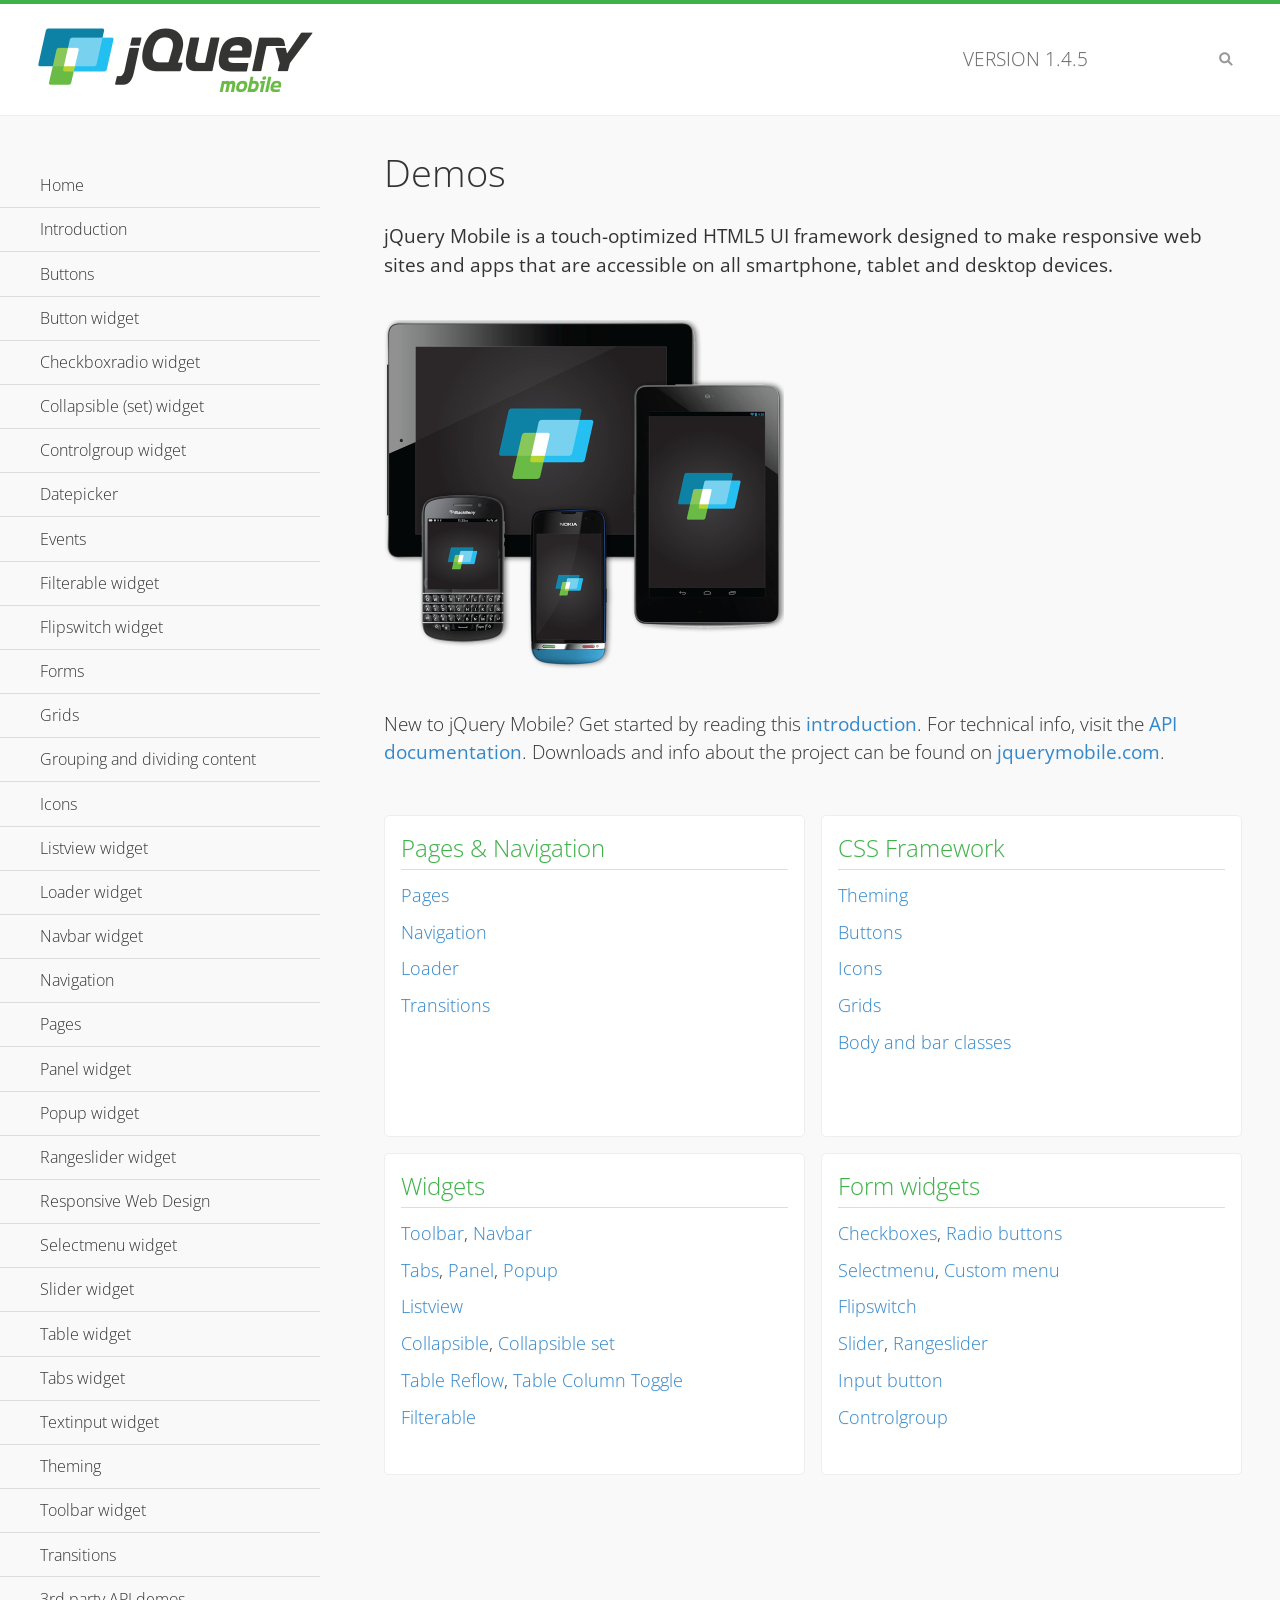
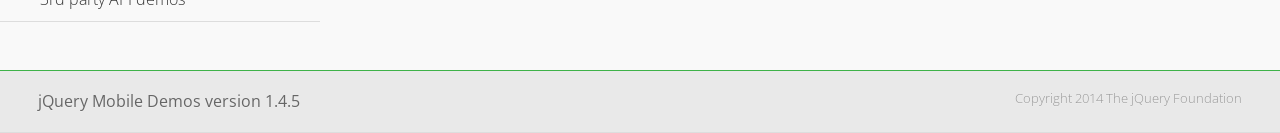
<file: css/demos/index.html>
<!DOCTYPE html>
<html>
<head>
	<meta charset="utf-8">
	<meta name="viewport" content="width=device-width, initial-scale=1">
	<title>jQuery Mobile Demos</title>
	<link rel="shortcut icon" href="favicon.ico">
	<link rel="stylesheet" href="css/themes/default/jquery.mobile-1.4.5.min.css">
	<link rel="stylesheet" href="_assets/css/jqm-demos.css">
    <link rel="stylesheet" href="http://fonts.googleapis.com/css?family=Open+Sans:300,400,700">
	<script src="js/jquery.js"></script>
	<script src="_assets/js/index.js"></script>
	<script src="js/jquery.mobile-1.4.5.min.js"></script>
</head>
<body>
<div data-role="page" class="jqm-demos jqm-home">

	<div data-role="header" class="jqm-header">
		<h2><img src="_assets/img/jquery-logo.png" alt="jQuery Mobile"></h2>
		<p>Version <span class="jqm-version"></span></p>
		<a href="#" class="jqm-navmenu-link ui-btn ui-btn-icon-notext ui-corner-all ui-icon-bars ui-nodisc-icon ui-alt-icon ui-btn-left">Menu</a>
		<a href="#" class="jqm-search-link ui-btn ui-btn-icon-notext ui-corner-all ui-icon-search ui-nodisc-icon ui-alt-icon ui-btn-right">Search</a>
	</div><!-- /header -->

	<div role="main" class="ui-content jqm-content">

		<h1>Demos</h1>

		<p><strong>jQuery Mobile is a touch-optimized HTML5 UI framework designed to make responsive web sites and apps that are accessible on all smartphone, tablet and desktop devices.</strong></p>

		<img src="_assets/img/devices.png">

		<p>New to jQuery Mobile? Get started by reading this <a href="intro/" data-ajax="false">introduction</a>. For technical info, visit the <a href="http://api.jquerymobile.com" title="jQuery Mobile API documentation" target="_blank">API documentation</a>. Downloads and info about the project can be found on <a href="http://jquerymobile.com" title="jQuery Mobile web site" target="_blank">jquerymobile.com</a>.</p>

        <div class="ui-grid-a ui-responsive">
        	<div class="ui-block-a">
        		<div class="jqm-block-content">
        			<h3>Pages &amp; Navigation</h3>

        			<p><a href="pages/" data-ajax="false">Pages</a></p>
        			<p><a href="navigation/" data-ajax="false">Navigation</a></p>
        			<p><a href="loader/" data-ajax="false">Loader</a></p>
        			<p><a href="transitions/" data-ajax="false">Transitions</a></p>
        		</div>
        	</div>
        	<div class="ui-block-b">
        		<div class="jqm-block-content">
        			<h3>CSS Framework</h3>

        			<p><a href="theme-default/" data-ajax="false">Theming</a></p>
        			<p><a href="button-markup/" data-ajax="false">Buttons</a></p>
        			<p><a href="icons/" data-ajax="false">Icons</a></p>
        			<p><a href="grids/" data-ajax="false">Grids</a></p>
        			<p><a href="../body-bar-classes/" data-ajax="false">Body and bar classes</a></p>
        		</div>
        	</div>        	
        	<div class="ui-block-a">
        		<div class="jqm-block-content">
        			<h3>Widgets</h3>

        			<p><a href="toolbar/" data-ajax="false">Toolbar</a>, <a href="navbar/" data-ajax="false">Navbar</a></p>
        			<p><a href="tabs/" data-ajax="false">Tabs</a>, <a href="panel/" data-ajax="false">Panel</a>, <a href="popup/" data-ajax="false">Popup</a></p>
        			<p><a href="listview/" data-ajax="false">Listview</a></p>
        			<p><a href="collapsible/" data-ajax="false">Collapsible</a>, <a href="collapsibleset/" data-ajax="false">Collapsible set</a></p>
        			<p><a href="table-reflow/" data-ajax="false">Table Reflow</a>, <a href="table-column-toggle/" data-ajax="false">Table Column Toggle</a></p>
        			<p><a href="filterable/" data-ajax="false">Filterable</a></p>
        		</div>
        	</div>
        	<div class="ui-block-b">
        		<div class="jqm-block-content">
        			<h3>Form widgets</h3>

        			<p><a href="checkboxradio-checkbox/" data-ajax="false">Checkboxes</a>, <a href="checkboxradio-radio/" data-ajax="false">Radio buttons</a></p>
        			<p><a href="selectmenu/" data-ajax="false">Selectmenu</a>, <a href="selectmenu-custom/" data-ajax="false">Custom menu</a></p>
        			<p><a href="flipswitch/" data-ajax="false">Flipswitch</a></p>
        			<p><a href="slider/" data-ajax="false">Slider</a>, <a href="rangeslider/" data-ajax="false">Rangeslider</a></p>
        			<p><a href="button/" data-ajax="false">Input button</a></p>
        			<p><a href="controlgroup/" data-ajax="false">Controlgroup</a></p>
        		</div>
        	</div>
        </div>

	</div><!-- /content -->
	    <div data-role="panel" class="jqm-navmenu-panel" data-position="left" data-display="overlay" data-theme="a">
	    	<ul class="jqm-list ui-alt-icon ui-nodisc-icon">
<li data-filtertext="demos homepage" data-icon="home"><a href=".././">Home</a></li>
<li data-filtertext="introduction overview getting started"><a href="../intro/" data-ajax="false">Introduction</a></li>
<li data-filtertext="buttons button markup buttonmarkup method anchor link button element"><a href="../button-markup/" data-ajax="false">Buttons</a></li>
<li data-filtertext="form button widget input button submit reset"><a href="../button/" data-ajax="false">Button widget</a></li>
<li data-role="collapsible" data-enhanced="true" data-collapsed-icon="carat-d" data-expanded-icon="carat-u" data-iconpos="right" data-inset="false" class="ui-collapsible ui-collapsible-themed-content ui-collapsible-collapsed">
	<h3 class="ui-collapsible-heading ui-collapsible-heading-collapsed">
		<a href="#" class="ui-collapsible-heading-toggle ui-btn ui-btn-icon-right ui-btn-inherit ui-icon-carat-d">
		    Checkboxradio widget<span class="ui-collapsible-heading-status"> click to expand contents</span>
		</a>
	</h3>
	<div class="ui-collapsible-content ui-body-inherit ui-collapsible-content-collapsed" aria-hidden="true">
		<ul>
			<li data-filtertext="form checkboxradio widget checkbox input checkboxes controlgroups"><a href="../checkboxradio-checkbox/" data-ajax="false">Checkboxes</a></li>
			<li data-filtertext="form checkboxradio widget radio input radio buttons controlgroups"><a href="../checkboxradio-radio/" data-ajax="false">Radio buttons</a></li>
		</ul>
	</div>
</li>
<li data-role="collapsible" data-enhanced="true" data-collapsed-icon="carat-d" data-expanded-icon="carat-u" data-iconpos="right" data-inset="false" class="ui-collapsible ui-collapsible-themed-content ui-collapsible-collapsed">
	<h3 class="ui-collapsible-heading ui-collapsible-heading-collapsed">
		<a href="#" class="ui-collapsible-heading-toggle ui-btn ui-btn-icon-right ui-btn-inherit ui-icon-carat-d">
			Collapsible (set) widget<span class="ui-collapsible-heading-status"> click to expand contents</span>
		</a>
	</h3>
	<div class="ui-collapsible-content ui-body-inherit ui-collapsible-content-collapsed" aria-hidden="true">
		<ul>
			<li data-filtertext="collapsibles content formatting"><a href="../collapsible/" data-ajax="false">Collapsible</a></li>
			<li data-filtertext="dynamic collapsible set accordion append expand"><a href="../collapsible-dynamic/" data-ajax="false">Dynamic collapsibles</a></li>
			<li data-filtertext="accordions collapsible set widget content formatting grouped collapsibles"><a href="../collapsibleset/" data-ajax="false">Collapsible set</a></li>
		</ul>
	</div>
</li>
<li data-role="collapsible" data-enhanced="true" data-collapsed-icon="carat-d" data-expanded-icon="carat-u" data-iconpos="right" data-inset="false" class="ui-collapsible ui-collapsible-themed-content ui-collapsible-collapsed">
	<h3 class="ui-collapsible-heading ui-collapsible-heading-collapsed">
		<a href="#" class="ui-collapsible-heading-toggle ui-btn ui-btn-icon-right ui-btn-inherit ui-icon-carat-d">
			Controlgroup widget<span class="ui-collapsible-heading-status"> click to expand contents</span>
		</a>
	</h3>
	<div class="ui-collapsible-content ui-body-inherit ui-collapsible-content-collapsed" aria-hidden="true">
		<ul>
			<li data-filtertext="controlgroups selectmenu checkboxradio input grouped buttons horizontal vertical"><a href="../controlgroup/" data-ajax="false">Controlgroup</a></li>
			<li data-filtertext="dynamic controlgroup dynamically add buttons"><a href="../controlgroup-dynamic/" data-ajax="false">Dynamic controlgroups</a></li>
		</ul>
	</div>
</li>
<li data-filtertext="form datepicker widget date input"><a href="../datepicker/" data-ajax="false">Datepicker</a></li>
<li data-role="collapsible" data-enhanced="true" data-collapsed-icon="carat-d" data-expanded-icon="carat-u" data-iconpos="right" data-inset="false" class="ui-collapsible ui-collapsible-themed-content ui-collapsible-collapsed">
	<h3 class="ui-collapsible-heading ui-collapsible-heading-collapsed">
		<a href="#" class="ui-collapsible-heading-toggle ui-btn ui-btn-icon-right ui-btn-inherit ui-icon-carat-d">
			Events<span class="ui-collapsible-heading-status"> click to expand contents</span>
		</a>
	</h3>
	<div class="ui-collapsible-content ui-body-inherit ui-collapsible-content-collapsed" aria-hidden="true">
		<ul>
			<li data-filtertext="swipe to delete list items listviews swipe events"><a href="../swipe-list/" data-ajax="false">Swipe list items</a></li>
			<li data-filtertext="swipe to navigate swipe page navigation swipe events"><a href="../swipe-page/" data-ajax="false">Swipe page navigation</a></li>
		</ul>
	</div>
</li>
<li data-filtertext="filterable filter elements sorting searching listview table"><a href="../filterable/" data-ajax="false">Filterable widget</a></li>
<li data-filtertext="form flipswitch widget flip toggle switch binary select checkbox input"><a href="../flipswitch/" data-ajax="false">Flipswitch widget</a></li>
<li data-role="collapsible" data-enhanced="true" data-collapsed-icon="carat-d" data-expanded-icon="carat-u" data-iconpos="right" data-inset="false" class="ui-collapsible ui-collapsible-themed-content ui-collapsible-collapsed">
	<h3 class="ui-collapsible-heading ui-collapsible-heading-collapsed">
		<a href="#" class="ui-collapsible-heading-toggle ui-btn ui-btn-icon-right ui-btn-inherit ui-icon-carat-d">
			Forms<span class="ui-collapsible-heading-status"> click to expand contents</span>
		</a>
	</h3>
	<div class="ui-collapsible-content ui-body-inherit ui-collapsible-content-collapsed" aria-hidden="true">
		<ul>
			<li data-filtertext="forms text checkbox radio range button submit reset inputs selects textarea slider flipswitch label form elements"><a href="../forms/" data-ajax="false">Forms</a></li>
			<li data-filtertext="form hide labels hidden accessible ui-hidden-accessible forms"><a href="../forms-label-hidden-accessible/" data-ajax="false">Hide labels</a></li>
			<li data-filtertext="form field containers fieldcontain ui-field-contain forms"><a href="../forms-field-contain/" data-ajax="false">Field containers</a></li>
			<li data-filtertext="forms disabled form elements"><a href="../forms-disabled/" data-ajax="false">Forms disabled</a></li>
			<li data-filtertext="forms gallery examples overview forms text checkbox radio range button submit reset inputs selects textarea slider flipswitch label form elements"><a href="../forms-gallery/" data-ajax="false">Forms gallery</a></li>
		</ul>
	</div>
</li>
<li data-role="collapsible" data-enhanced="true" data-collapsed-icon="carat-d" data-expanded-icon="carat-u" data-iconpos="right" data-inset="false" class="ui-collapsible ui-collapsible-themed-content ui-collapsible-collapsed">
	<h3 class="ui-collapsible-heading ui-collapsible-heading-collapsed">
		<a href="#" class="ui-collapsible-heading-toggle ui-btn ui-btn-icon-right ui-btn-inherit ui-icon-carat-d">
			Grids<span class="ui-collapsible-heading-status"> click to expand contents</span>
		</a>
	</h3>
	<div class="ui-collapsible-content ui-body-inherit ui-collapsible-content-collapsed" aria-hidden="true">
		<ul>
			<li data-filtertext="grids columns blocks content formatting rwd responsive css framework"><a href="../grids/" data-ajax="false">Grids</a></li>
			<li data-filtertext="buttons in grids css framework"><a href="../grids-buttons/" data-ajax="false">Buttons in grids</a></li>
			<li data-filtertext="custom responsive grids rwd css framework"><a href="../grids-custom-responsive/" data-ajax="false">Custom responsive grids</a></li>
		</ul>
	</div>
</li>
<li data-filtertext="blocks content formatting sections heading"><a href="../body-bar-classes/" data-ajax="false">Grouping and dividing content</a></li>
<li data-role="collapsible" data-enhanced="true" data-collapsed-icon="carat-d" data-expanded-icon="carat-u" data-iconpos="right" data-inset="false" class="ui-collapsible ui-collapsible-themed-content ui-collapsible-collapsed">
	<h3 class="ui-collapsible-heading ui-collapsible-heading-collapsed">
		<a href="#" class="ui-collapsible-heading-toggle ui-btn ui-btn-icon-right ui-btn-inherit ui-icon-carat-d">
			Icons<span class="ui-collapsible-heading-status"> click to expand contents</span>
		</a>
	</h3>
	<div class="ui-collapsible-content ui-body-inherit ui-collapsible-content-collapsed" aria-hidden="true">
		<ul>
			<li data-filtertext="button icons svg disc alt custom icon position"><a href="../icons/" data-ajax="false">Icons</a></li>
			<li data-filtertext=""><a href="../icons-grunticon/" data-ajax="false">Grunticon loader</a></li>
		</ul>
	</div>
</li>
<li data-role="collapsible" data-enhanced="true" data-collapsed-icon="carat-d" data-expanded-icon="carat-u" data-iconpos="right" data-inset="false" class="ui-collapsible ui-collapsible-themed-content ui-collapsible-collapsed">
	<h3 class="ui-collapsible-heading ui-collapsible-heading-collapsed">
		<a href="#" class="ui-collapsible-heading-toggle ui-btn ui-btn-icon-right ui-btn-inherit ui-icon-carat-d">
			Listview widget<span class="ui-collapsible-heading-status"> click to expand contents</span>
		</a>
	</h3>
	<div class="ui-collapsible-content ui-body-inherit ui-collapsible-content-collapsed" aria-hidden="true">
		<ul>
			<li data-filtertext="listview widget thumbnails icons nested split button collapsible ul ol"><a href="../listview/" data-ajax="false">Listview</a></li>
			<li data-filtertext="autocomplete filterable reveal listview filtertextbeforefilter placeholder"><a href="../listview-autocomplete/" data-ajax="false">Listview autocomplete</a></li>
			<li data-filtertext="autocomplete filterable reveal listview remote data filtertextbeforefilter placeholder"><a href="../listview-autocomplete-remote/" data-ajax="false">Listview autocomplete remote data</a></li>
			<li data-filtertext="autodividers anchor jump scroll linkbars listview lists ul ol"><a href="../listview-autodividers-linkbar/" data-ajax="false">Listview autodividers linkbar</a></li>
			<li data-filtertext="listview autodividers selector autodividersselector lists ul ol"><a href="../listview-autodividers-selector/" data-ajax="false">Listview autodividers selector</a></li>
			<li data-filtertext="listview nested list items"><a href="../listview-nested-lists/" data-ajax="false">Nested Listviews</a></li>
			<li data-filtertext="listview collapsible list items flat"><a href="../listview-collapsible-item-flat/" data-ajax="false">Listview collapsible list items (flat)</a></li>
			<li data-filtertext="listview collapsible list indented"><a href="../listview-collapsible-item-indented/" data-ajax="false">Listview collapsible list items (indented)</a></li>
			<li data-filtertext="grid listview responsive grids responsive listviews lists ul"><a href="../listview-grid/" data-ajax="false">Listview responsive grid</a></li>
		</ul>
	</div>
</li>
<li data-filtertext="loader widget page loading navigation overlay spinner"><a href="../loader/" data-ajax="false">Loader widget</a></li>
<li data-filtertext="navbar widget navmenu toolbars header footer"><a href="../navbar/" data-ajax="false">Navbar widget</a></li>
<li data-role="collapsible" data-enhanced="true" data-collapsed-icon="carat-d" data-expanded-icon="carat-u" data-iconpos="right" data-inset="false" class="ui-collapsible ui-collapsible-themed-content ui-collapsible-collapsed">
	<h3 class="ui-collapsible-heading ui-collapsible-heading-collapsed">
		<a href="#" class="ui-collapsible-heading-toggle ui-btn ui-btn-icon-right ui-btn-inherit ui-icon-carat-d">
			Navigation<span class="ui-collapsible-heading-status"> click to expand contents</span>
		</a>
	</h3>
	<div class="ui-collapsible-content ui-body-inherit ui-collapsible-content-collapsed" aria-hidden="true">
		<ul>
			<li data-filtertext="ajax navigation navigate widget history event method"><a href="../navigation/" data-ajax="false">Navigation</a></li>
			<li data-filtertext="linking pages page links navigation ajax prefetch cache"><a href="../navigation-linking-pages/" data-ajax="false">Linking pages</a></li>
			<!-- <li data-filtertext="php redirect server redirection server-side navigation"><a href="../navigation-php-redirect/" data-ajax="false">PHP redirect demo</a></li>-->
			<li data-filtertext="navigation redirection hash query"><a href="../navigation-hash-processing/" data-ajax="false">Hash processing demo</a></li>
			<li data-filtertext="navigation redirection hash query"><a href="../page-events/" data-ajax="false">Page Navigation Events</a></li>
		</ul>
	</div>
</li>
<li data-role="collapsible" data-enhanced="true" data-collapsed-icon="carat-d" data-expanded-icon="carat-u" data-iconpos="right" data-inset="false" class="ui-collapsible ui-collapsible-themed-content ui-collapsible-collapsed">
	<h3 class="ui-collapsible-heading ui-collapsible-heading-collapsed">
		<a href="#" class="ui-collapsible-heading-toggle ui-btn ui-btn-icon-right ui-btn-inherit ui-icon-carat-d">
			Pages<span class="ui-collapsible-heading-status"> click to expand contents</span>
		</a>
	</h3>
	<div class="ui-collapsible-content ui-body-inherit ui-collapsible-content-collapsed" aria-hidden="true">
		<ul>
			<li data-filtertext="pages page widget ajax navigation"><a href="../pages/" data-ajax="false">Pages</a></li>
			<li data-filtertext="single page"><a href="../pages-single-page/" data-ajax="false">Single page</a></li>
			<li data-filtertext="multipage multi-page page"><a href="../pages-multi-page/" data-ajax="false">Multi-page template</a></li>
			<li data-filtertext="dialog page widget modal popup"><a href="../pages-dialog/" data-ajax="false">Dialog page</a></li>
		</ul>
	</div>
</li>
<li data-role="collapsible" data-enhanced="true" data-collapsed-icon="carat-d" data-expanded-icon="carat-u" data-iconpos="right" data-inset="false" class="ui-collapsible ui-collapsible-themed-content ui-collapsible-collapsed">
	<h3 class="ui-collapsible-heading ui-collapsible-heading-collapsed">
		<a href="#" class="ui-collapsible-heading-toggle ui-btn ui-btn-icon-right ui-btn-inherit ui-icon-carat-d">
			Panel widget<span class="ui-collapsible-heading-status"> click to expand contents</span>
		</a>
	</h3>
	<div class="ui-collapsible-content ui-body-inherit ui-collapsible-content-collapsed" aria-hidden="true">
		<ul>
			<li data-filtertext="panel widget sliding panels reveal push overlay responsive"><a href="../panel/" data-ajax="false">Panel</a></li>
			<li data-filtertext=""><a href="../panel-external/" data-ajax="false">External panels</a></li>
			<li data-filtertext="panel "><a href="../panel-fixed/" data-ajax="false">Fixed panels</a></li>
			<li data-filtertext="panel slide panels sliding panels shadow rwd responsive breakpoint"><a href="../panel-responsive/" data-ajax="false">Panels responsive</a></li>
			<li data-filtertext="panel custom style custom panel width reveal shadow listview panel styling page background wrapper"><a href="../panel-styling/" data-ajax="false">Custom panel style</a></li>
			<li data-filtertext="panel open on swipe"><a href="../panel-swipe-open/" data-ajax="false">Panel open on swipe</a></li>
			<li data-filtertext="panels outside page internal external toolbars"><a href="../panel-external-internal/" data-ajax="false">Panel external and internal</a></li>
		</ul>
	</div>
</li>
<li data-role="collapsible" data-enhanced="true" data-collapsed-icon="carat-d" data-expanded-icon="carat-u" data-iconpos="right" data-inset="false" class="ui-collapsible ui-collapsible-themed-content ui-collapsible-collapsed">
	<h3 class="ui-collapsible-heading ui-collapsible-heading-collapsed">
		<a href="#" class="ui-collapsible-heading-toggle ui-btn ui-btn-icon-right ui-btn-inherit ui-icon-carat-d">
			Popup widget<span class="ui-collapsible-heading-status"> click to expand contents</span>
		</a>
	</h3>
	<div class="ui-collapsible-content ui-body-inherit ui-collapsible-content-collapsed" aria-hidden="true">
		<ul>
			<li data-filtertext="popup widget popups dialog modal transition tooltip lightbox form overlay screen flip pop fade transition"><a href="../popup/" data-ajax="false">Popup</a></li>
			<li data-filtertext="popup alignment position"><a href="../popup-alignment/" data-ajax="false">Popup alignment</a></li>
			<li data-filtertext="popup arrow size popups popover"><a href="../popup-arrow-size/" data-ajax="false">Popup arrow size</a></li>
			<li data-filtertext="dynamic popups popup images lightbox"><a href="../popup-dynamic/" data-ajax="false">Dynamic popups</a></li>
			<li data-filtertext="popups with iframes scaling"><a href="../popup-iframe/" data-ajax="false">Popups with iframes</a></li>
			<li data-filtertext="popup image scaling"><a href="../popup-image-scaling/" data-ajax="false">Popup image scaling</a></li>
			<li data-filtertext="external popup outside multi-page"><a href="../popup-outside-multipage/" data-ajax="false">Popup outside multi-page</a></li>
		</ul>
	</div>
</li>
<li data-filtertext="form rangeslider widget dual sliders dual handle sliders range input"><a href="../rangeslider/" data-ajax="false">Rangeslider widget</a></li>
<li data-filtertext="responsive web design rwd adaptive progressive enhancement PE accessible mobile breakpoints media query media queries"><a href="../rwd/" data-ajax="false">Responsive Web Design</a></li>
<li data-role="collapsible" data-enhanced="true" data-collapsed-icon="carat-d" data-expanded-icon="carat-u" data-iconpos="right" data-inset="false" class="ui-collapsible ui-collapsible-themed-content ui-collapsible-collapsed">
	<h3 class="ui-collapsible-heading ui-collapsible-heading-collapsed">
		<a href="#" class="ui-collapsible-heading-toggle ui-btn ui-btn-icon-right ui-btn-inherit ui-icon-carat-d">
			Selectmenu widget<span class="ui-collapsible-heading-status"> click to expand contents</span>
		</a>
	</h3>
	<div class="ui-collapsible-content ui-body-inherit ui-collapsible-content-collapsed" aria-hidden="true">
		<ul>
			<li data-filtertext="form selectmenu widget select input custom select menu selects"><a href="../selectmenu/" data-ajax="false">Selectmenu</a></li>
			<li data-filtertext="form custom select menu selectmenu widget custom menu option optgroup multiple selects"><a href="../selectmenu-custom/" data-ajax="false">Custom select menu</a></li>
			<li data-filtertext="filterable select filter popup dialog"><a href="../selectmenu-custom-filter/" data-ajax="false">Custom select menu with filter</a></li>
		</ul>
	</div>
</li>
<li data-role="collapsible" data-enhanced="true" data-collapsed-icon="carat-d" data-expanded-icon="carat-u" data-iconpos="right" data-inset="false" class="ui-collapsible ui-collapsible-themed-content ui-collapsible-collapsed">
	<h3 class="ui-collapsible-heading ui-collapsible-heading-collapsed">
		<a href="#" class="ui-collapsible-heading-toggle ui-btn ui-btn-icon-right ui-btn-inherit ui-icon-carat-d">
			Slider widget<span class="ui-collapsible-heading-status"> click to expand contents</span>
		</a>
	</h3>
	<div class="ui-collapsible-content ui-body-inherit ui-collapsible-content-collapsed" aria-hidden="true">
		<ul>
			<li data-filtertext="form slider widget range input single sliders"><a href="../slider/" data-ajax="false">Slider</a></li>
			<li data-filtertext="form slider widget flipswitch slider binary select flip toggle switch"><a href="../slider-flipswitch/" data-ajax="false">Slider flip toggle switch</a></li>
			<li data-filtertext="form slider tooltip handle value input range sliders"><a href="../slider-tooltip/" data-ajax="false">Slider tooltip</a></li>
		</ul>
	</div>
</li>
<li data-role="collapsible" data-enhanced="true" data-collapsed-icon="carat-d" data-expanded-icon="carat-u" data-iconpos="right" data-inset="false" class="ui-collapsible ui-collapsible-themed-content ui-collapsible-collapsed">
	<h3 class="ui-collapsible-heading ui-collapsible-heading-collapsed">
		<a href="#" class="ui-collapsible-heading-toggle ui-btn ui-btn-icon-right ui-btn-inherit ui-icon-carat-d">
			Table widget<span class="ui-collapsible-heading-status"> click to expand contents</span>
		</a>
	</h3>
	<div class="ui-collapsible-content ui-body-inherit ui-collapsible-content-collapsed" aria-hidden="true">
		<ul>
			<li data-filtertext="table widget reflow column toggle th td responsive tables rwd hide show tabular"><a href="../table-column-toggle/" data-ajax="false">Table Column Toggle</a></li>
			<li data-filtertext="table column toggle phone comparison demo"><a href="../table-column-toggle-example/" data-ajax="false">Table Column Toggle demo</a></li>
			<li data-filtertext="responsive tables table column toggle heading groups rwd breakpoint"><a href="../table-column-toggle-heading-groups/" data-ajax="false">Table Column Toggle heading groups</a></li>
			<li data-filtertext="responsive tables table column toggle hide rwd breakpoint customization options"><a href="../table-column-toggle-options/" data-ajax="false">Table Column Toggle options</a></li>
			<li data-filtertext="table reflow th td responsive rwd columns tabular"><a href="../table-reflow/" data-ajax="false">Table Reflow</a></li>
			<li data-filtertext="responsive tables table reflow heading groups rwd breakpoint"><a href="../table-reflow-heading-groups/" data-ajax="false">Table Reflow heading groups</a></li>
			<li data-filtertext="responsive tables table reflow stripes strokes table style"><a href="../table-reflow-stripes-strokes/" data-ajax="false">Table Reflow stripes and strokes</a></li>
			<li data-filtertext="responsive tables table reflow stack custom styles"><a href="../table-reflow-styling/" data-ajax="false">Table Reflow custom styles</a></li>
		</ul>
	</div>
</li>
<li data-filtertext="ui tabs widget"><a href="../tabs/" data-ajax="false">Tabs widget</a></li>
<li data-filtertext="form textinput widget text input textarea number date time tel email file color password"><a href="../textinput/" data-ajax="false">Textinput widget</a></li>
<li data-role="collapsible" data-enhanced="true" data-collapsed-icon="carat-d" data-expanded-icon="carat-u" data-iconpos="right" data-inset="false" class="ui-collapsible ui-collapsible-themed-content ui-collapsible-collapsed">
	<h3 class="ui-collapsible-heading ui-collapsible-heading-collapsed">
		<a href="#" class="ui-collapsible-heading-toggle ui-btn ui-btn-icon-right ui-btn-inherit ui-icon-carat-d">
			Theming<span class="ui-collapsible-heading-status"> click to expand contents</span>
		</a>
	</h3>
	<div class="ui-collapsible-content ui-body-inherit ui-collapsible-content-collapsed" aria-hidden="true">
		<ul>
			<li data-filtertext="default theme swatches theming style css"><a href="../theme-default/" data-ajax="false">Default theme</a></li>
			<li data-filtertext="classic theme old theme swatches theming style css"><a href="../theme-classic/" data-ajax="false">Classic theme</a></li>
		</ul>
	</div>
</li>
<li data-role="collapsible" data-enhanced="true" data-collapsed-icon="carat-d" data-expanded-icon="carat-u" data-iconpos="right" data-inset="false" class="ui-collapsible ui-collapsible-themed-content ui-collapsible-collapsed">
	<h3 class="ui-collapsible-heading ui-collapsible-heading-collapsed">
		<a href="#" class="ui-collapsible-heading-toggle ui-btn ui-btn-icon-right ui-btn-inherit ui-icon-carat-d">
			Toolbar widget<span class="ui-collapsible-heading-status"> click to expand contents</span>
		</a>
	</h3>
	<div class="ui-collapsible-content ui-body-inherit ui-collapsible-content-collapsed" aria-hidden="true">
		<ul>
			<li data-filtertext="toolbar widget header footer toolbars fixed fullscreen external sections"><a href="../toolbar/" data-ajax="false">Toolbar</a></li>
			<li data-filtertext="dynamic toolbars dynamically add toolbar header footer"><a href="../toolbar-dynamic/" data-ajax="false">Dynamic toolbars</a></li>
			<li data-filtertext="external toolbars header footer"><a href="../toolbar-external/" data-ajax="false">External toolbars</a></li>
			<li data-filtertext="fixed toolbars header footer"><a href="../toolbar-fixed/" data-ajax="false">Fixed toolbars</a></li>
			<li data-filtertext="fixed fullscreen toolbars header footer"><a href="../toolbar-fixed-fullscreen/" data-ajax="false">Fullscreen toolbars</a></li>
			<li data-filtertext="external fixed toolbars header footer"><a href="../toolbar-fixed-external/" data-ajax="false">Fixed external toolbars</a></li>
			<li data-filtertext="external persistent toolbars header footer navbar navmenu"><a href="../toolbar-fixed-persistent/" data-ajax="false">Persistent toolbars</a></li>
			<li data-filtertext="external ajax optimized toolbars persistent toolbars header footer navbar"><a href="../toolbar-fixed-persistent-optimized/" data-ajax="false">Ajax optimized toolbars</a></li>
			<li data-filtertext="form in toolbars header footer"><a href="../toolbar-fixed-forms/" data-ajax="false">Form in toolbar</a></li>
		</ul>
	</div>
</li>
<li data-filtertext="page transitions animated pages popup navigation flip slide fade pop"><a href="../transitions/" data-ajax="false">Transitions</a></li>
<li data-role="collapsible" data-enhanced="true" data-collapsed-icon="carat-d" data-expanded-icon="carat-u" data-iconpos="right" data-inset="false" class="ui-collapsible ui-collapsible-themed-content ui-collapsible-collapsed">
	<h3 class="ui-collapsible-heading ui-collapsible-heading-collapsed">
		<a href="#" class="ui-collapsible-heading-toggle ui-btn ui-btn-icon-right ui-btn-inherit ui-icon-carat-d">
			3rd party API demos<span class="ui-collapsible-heading-status"> click to expand contents</span>
		</a>
	</h3>
	<div class="ui-collapsible-content ui-body-inherit ui-collapsible-content-collapsed" aria-hidden="true">
		<ul>
			<li data-filtertext="backbone requirejs navigation router"><a href="../backbone-requirejs/" data-ajax="false">Backbone RequireJS</a></li>
			<li data-filtertext="google maps geolocation demo"><a href="../map-geolocation/" data-ajax="false">Google Maps geolocation</a></li>
			<li data-filtertext="google maps hybrid"><a href="../map-list-toggle/" data-ajax="false">Google Maps list toggle</a></li>
		</ul>
	</div>
</li>



		     </ul>
		</div><!-- /panel -->


	<div data-role="footer" data-position="fixed" data-tap-toggle="false" class="jqm-footer">
		<p>jQuery Mobile Demos version <span class="jqm-version"></span></p>
		<p>Copyright 2014 The jQuery Foundation</p>
	</div><!-- /footer -->
	<!-- TODO: This should become an external panel so we can add input to markup (unique ID) -->
    <div data-role="panel" class="jqm-search-panel" data-position="right" data-display="overlay" data-theme="a">
		<div class="jqm-search">
			<ul class="jqm-list" data-filter-placeholder="Search demos..." data-filter-reveal="true">
<li data-filtertext="demos homepage" data-icon="home"><a href=".././">Home</a></li>
<li data-filtertext="introduction overview getting started"><a href="../intro/" data-ajax="false">Introduction</a></li>
<li data-filtertext="buttons button markup buttonmarkup method anchor link button element"><a href="../button-markup/" data-ajax="false">Buttons</a></li>
<li data-filtertext="form button widget input button submit reset"><a href="../button/" data-ajax="false">Button widget</a></li>
<li data-role="collapsible" data-enhanced="true" data-collapsed-icon="carat-d" data-expanded-icon="carat-u" data-iconpos="right" data-inset="false" class="ui-collapsible ui-collapsible-themed-content ui-collapsible-collapsed">
	<h3 class="ui-collapsible-heading ui-collapsible-heading-collapsed">
		<a href="#" class="ui-collapsible-heading-toggle ui-btn ui-btn-icon-right ui-btn-inherit ui-icon-carat-d">
		    Checkboxradio widget<span class="ui-collapsible-heading-status"> click to expand contents</span>
		</a>
	</h3>
	<div class="ui-collapsible-content ui-body-inherit ui-collapsible-content-collapsed" aria-hidden="true">
		<ul>
			<li data-filtertext="form checkboxradio widget checkbox input checkboxes controlgroups"><a href="../checkboxradio-checkbox/" data-ajax="false">Checkboxes</a></li>
			<li data-filtertext="form checkboxradio widget radio input radio buttons controlgroups"><a href="../checkboxradio-radio/" data-ajax="false">Radio buttons</a></li>
		</ul>
	</div>
</li>
<li data-role="collapsible" data-enhanced="true" data-collapsed-icon="carat-d" data-expanded-icon="carat-u" data-iconpos="right" data-inset="false" class="ui-collapsible ui-collapsible-themed-content ui-collapsible-collapsed">
	<h3 class="ui-collapsible-heading ui-collapsible-heading-collapsed">
		<a href="#" class="ui-collapsible-heading-toggle ui-btn ui-btn-icon-right ui-btn-inherit ui-icon-carat-d">
			Collapsible (set) widget<span class="ui-collapsible-heading-status"> click to expand contents</span>
		</a>
	</h3>
	<div class="ui-collapsible-content ui-body-inherit ui-collapsible-content-collapsed" aria-hidden="true">
		<ul>
			<li data-filtertext="collapsibles content formatting"><a href="../collapsible/" data-ajax="false">Collapsible</a></li>
			<li data-filtertext="dynamic collapsible set accordion append expand"><a href="../collapsible-dynamic/" data-ajax="false">Dynamic collapsibles</a></li>
			<li data-filtertext="accordions collapsible set widget content formatting grouped collapsibles"><a href="../collapsibleset/" data-ajax="false">Collapsible set</a></li>
		</ul>
	</div>
</li>
<li data-role="collapsible" data-enhanced="true" data-collapsed-icon="carat-d" data-expanded-icon="carat-u" data-iconpos="right" data-inset="false" class="ui-collapsible ui-collapsible-themed-content ui-collapsible-collapsed">
	<h3 class="ui-collapsible-heading ui-collapsible-heading-collapsed">
		<a href="#" class="ui-collapsible-heading-toggle ui-btn ui-btn-icon-right ui-btn-inherit ui-icon-carat-d">
			Controlgroup widget<span class="ui-collapsible-heading-status"> click to expand contents</span>
		</a>
	</h3>
	<div class="ui-collapsible-content ui-body-inherit ui-collapsible-content-collapsed" aria-hidden="true">
		<ul>
			<li data-filtertext="controlgroups selectmenu checkboxradio input grouped buttons horizontal vertical"><a href="../controlgroup/" data-ajax="false">Controlgroup</a></li>
			<li data-filtertext="dynamic controlgroup dynamically add buttons"><a href="../controlgroup-dynamic/" data-ajax="false">Dynamic controlgroups</a></li>
		</ul>
	</div>
</li>
<li data-filtertext="form datepicker widget date input"><a href="../datepicker/" data-ajax="false">Datepicker</a></li>
<li data-role="collapsible" data-enhanced="true" data-collapsed-icon="carat-d" data-expanded-icon="carat-u" data-iconpos="right" data-inset="false" class="ui-collapsible ui-collapsible-themed-content ui-collapsible-collapsed">
	<h3 class="ui-collapsible-heading ui-collapsible-heading-collapsed">
		<a href="#" class="ui-collapsible-heading-toggle ui-btn ui-btn-icon-right ui-btn-inherit ui-icon-carat-d">
			Events<span class="ui-collapsible-heading-status"> click to expand contents</span>
		</a>
	</h3>
	<div class="ui-collapsible-content ui-body-inherit ui-collapsible-content-collapsed" aria-hidden="true">
		<ul>
			<li data-filtertext="swipe to delete list items listviews swipe events"><a href="../swipe-list/" data-ajax="false">Swipe list items</a></li>
			<li data-filtertext="swipe to navigate swipe page navigation swipe events"><a href="../swipe-page/" data-ajax="false">Swipe page navigation</a></li>
		</ul>
	</div>
</li>
<li data-filtertext="filterable filter elements sorting searching listview table"><a href="../filterable/" data-ajax="false">Filterable widget</a></li>
<li data-filtertext="form flipswitch widget flip toggle switch binary select checkbox input"><a href="../flipswitch/" data-ajax="false">Flipswitch widget</a></li>
<li data-role="collapsible" data-enhanced="true" data-collapsed-icon="carat-d" data-expanded-icon="carat-u" data-iconpos="right" data-inset="false" class="ui-collapsible ui-collapsible-themed-content ui-collapsible-collapsed">
	<h3 class="ui-collapsible-heading ui-collapsible-heading-collapsed">
		<a href="#" class="ui-collapsible-heading-toggle ui-btn ui-btn-icon-right ui-btn-inherit ui-icon-carat-d">
			Forms<span class="ui-collapsible-heading-status"> click to expand contents</span>
		</a>
	</h3>
	<div class="ui-collapsible-content ui-body-inherit ui-collapsible-content-collapsed" aria-hidden="true">
		<ul>
			<li data-filtertext="forms text checkbox radio range button submit reset inputs selects textarea slider flipswitch label form elements"><a href="../forms/" data-ajax="false">Forms</a></li>
			<li data-filtertext="form hide labels hidden accessible ui-hidden-accessible forms"><a href="../forms-label-hidden-accessible/" data-ajax="false">Hide labels</a></li>
			<li data-filtertext="form field containers fieldcontain ui-field-contain forms"><a href="../forms-field-contain/" data-ajax="false">Field containers</a></li>
			<li data-filtertext="forms disabled form elements"><a href="../forms-disabled/" data-ajax="false">Forms disabled</a></li>
			<li data-filtertext="forms gallery examples overview forms text checkbox radio range button submit reset inputs selects textarea slider flipswitch label form elements"><a href="../forms-gallery/" data-ajax="false">Forms gallery</a></li>
		</ul>
	</div>
</li>
<li data-role="collapsible" data-enhanced="true" data-collapsed-icon="carat-d" data-expanded-icon="carat-u" data-iconpos="right" data-inset="false" class="ui-collapsible ui-collapsible-themed-content ui-collapsible-collapsed">
	<h3 class="ui-collapsible-heading ui-collapsible-heading-collapsed">
		<a href="#" class="ui-collapsible-heading-toggle ui-btn ui-btn-icon-right ui-btn-inherit ui-icon-carat-d">
			Grids<span class="ui-collapsible-heading-status"> click to expand contents</span>
		</a>
	</h3>
	<div class="ui-collapsible-content ui-body-inherit ui-collapsible-content-collapsed" aria-hidden="true">
		<ul>
			<li data-filtertext="grids columns blocks content formatting rwd responsive css framework"><a href="../grids/" data-ajax="false">Grids</a></li>
			<li data-filtertext="buttons in grids css framework"><a href="../grids-buttons/" data-ajax="false">Buttons in grids</a></li>
			<li data-filtertext="custom responsive grids rwd css framework"><a href="../grids-custom-responsive/" data-ajax="false">Custom responsive grids</a></li>
		</ul>
	</div>
</li>
<li data-filtertext="blocks content formatting sections heading"><a href="../body-bar-classes/" data-ajax="false">Grouping and dividing content</a></li>
<li data-role="collapsible" data-enhanced="true" data-collapsed-icon="carat-d" data-expanded-icon="carat-u" data-iconpos="right" data-inset="false" class="ui-collapsible ui-collapsible-themed-content ui-collapsible-collapsed">
	<h3 class="ui-collapsible-heading ui-collapsible-heading-collapsed">
		<a href="#" class="ui-collapsible-heading-toggle ui-btn ui-btn-icon-right ui-btn-inherit ui-icon-carat-d">
			Icons<span class="ui-collapsible-heading-status"> click to expand contents</span>
		</a>
	</h3>
	<div class="ui-collapsible-content ui-body-inherit ui-collapsible-content-collapsed" aria-hidden="true">
		<ul>
			<li data-filtertext="button icons svg disc alt custom icon position"><a href="../icons/" data-ajax="false">Icons</a></li>
			<li data-filtertext=""><a href="../icons-grunticon/" data-ajax="false">Grunticon loader</a></li>
		</ul>
	</div>
</li>
<li data-role="collapsible" data-enhanced="true" data-collapsed-icon="carat-d" data-expanded-icon="carat-u" data-iconpos="right" data-inset="false" class="ui-collapsible ui-collapsible-themed-content ui-collapsible-collapsed">
	<h3 class="ui-collapsible-heading ui-collapsible-heading-collapsed">
		<a href="#" class="ui-collapsible-heading-toggle ui-btn ui-btn-icon-right ui-btn-inherit ui-icon-carat-d">
			Listview widget<span class="ui-collapsible-heading-status"> click to expand contents</span>
		</a>
	</h3>
	<div class="ui-collapsible-content ui-body-inherit ui-collapsible-content-collapsed" aria-hidden="true">
		<ul>
			<li data-filtertext="listview widget thumbnails icons nested split button collapsible ul ol"><a href="../listview/" data-ajax="false">Listview</a></li>
			<li data-filtertext="autocomplete filterable reveal listview filtertextbeforefilter placeholder"><a href="../listview-autocomplete/" data-ajax="false">Listview autocomplete</a></li>
			<li data-filtertext="autocomplete filterable reveal listview remote data filtertextbeforefilter placeholder"><a href="../listview-autocomplete-remote/" data-ajax="false">Listview autocomplete remote data</a></li>
			<li data-filtertext="autodividers anchor jump scroll linkbars listview lists ul ol"><a href="../listview-autodividers-linkbar/" data-ajax="false">Listview autodividers linkbar</a></li>
			<li data-filtertext="listview autodividers selector autodividersselector lists ul ol"><a href="../listview-autodividers-selector/" data-ajax="false">Listview autodividers selector</a></li>
			<li data-filtertext="listview nested list items"><a href="../listview-nested-lists/" data-ajax="false">Nested Listviews</a></li>
			<li data-filtertext="listview collapsible list items flat"><a href="../listview-collapsible-item-flat/" data-ajax="false">Listview collapsible list items (flat)</a></li>
			<li data-filtertext="listview collapsible list indented"><a href="../listview-collapsible-item-indented/" data-ajax="false">Listview collapsible list items (indented)</a></li>
			<li data-filtertext="grid listview responsive grids responsive listviews lists ul"><a href="../listview-grid/" data-ajax="false">Listview responsive grid</a></li>
		</ul>
	</div>
</li>
<li data-filtertext="loader widget page loading navigation overlay spinner"><a href="../loader/" data-ajax="false">Loader widget</a></li>
<li data-filtertext="navbar widget navmenu toolbars header footer"><a href="../navbar/" data-ajax="false">Navbar widget</a></li>
<li data-role="collapsible" data-enhanced="true" data-collapsed-icon="carat-d" data-expanded-icon="carat-u" data-iconpos="right" data-inset="false" class="ui-collapsible ui-collapsible-themed-content ui-collapsible-collapsed">
	<h3 class="ui-collapsible-heading ui-collapsible-heading-collapsed">
		<a href="#" class="ui-collapsible-heading-toggle ui-btn ui-btn-icon-right ui-btn-inherit ui-icon-carat-d">
			Navigation<span class="ui-collapsible-heading-status"> click to expand contents</span>
		</a>
	</h3>
	<div class="ui-collapsible-content ui-body-inherit ui-collapsible-content-collapsed" aria-hidden="true">
		<ul>
			<li data-filtertext="ajax navigation navigate widget history event method"><a href="../navigation/" data-ajax="false">Navigation</a></li>
			<li data-filtertext="linking pages page links navigation ajax prefetch cache"><a href="../navigation-linking-pages/" data-ajax="false">Linking pages</a></li>
			<!-- <li data-filtertext="php redirect server redirection server-side navigation"><a href="../navigation-php-redirect/" data-ajax="false">PHP redirect demo</a></li>-->
			<li data-filtertext="navigation redirection hash query"><a href="../navigation-hash-processing/" data-ajax="false">Hash processing demo</a></li>
			<li data-filtertext="navigation redirection hash query"><a href="../page-events/" data-ajax="false">Page Navigation Events</a></li>
		</ul>
	</div>
</li>
<li data-role="collapsible" data-enhanced="true" data-collapsed-icon="carat-d" data-expanded-icon="carat-u" data-iconpos="right" data-inset="false" class="ui-collapsible ui-collapsible-themed-content ui-collapsible-collapsed">
	<h3 class="ui-collapsible-heading ui-collapsible-heading-collapsed">
		<a href="#" class="ui-collapsible-heading-toggle ui-btn ui-btn-icon-right ui-btn-inherit ui-icon-carat-d">
			Pages<span class="ui-collapsible-heading-status"> click to expand contents</span>
		</a>
	</h3>
	<div class="ui-collapsible-content ui-body-inherit ui-collapsible-content-collapsed" aria-hidden="true">
		<ul>
			<li data-filtertext="pages page widget ajax navigation"><a href="../pages/" data-ajax="false">Pages</a></li>
			<li data-filtertext="single page"><a href="../pages-single-page/" data-ajax="false">Single page</a></li>
			<li data-filtertext="multipage multi-page page"><a href="../pages-multi-page/" data-ajax="false">Multi-page template</a></li>
			<li data-filtertext="dialog page widget modal popup"><a href="../pages-dialog/" data-ajax="false">Dialog page</a></li>
		</ul>
	</div>
</li>
<li data-role="collapsible" data-enhanced="true" data-collapsed-icon="carat-d" data-expanded-icon="carat-u" data-iconpos="right" data-inset="false" class="ui-collapsible ui-collapsible-themed-content ui-collapsible-collapsed">
	<h3 class="ui-collapsible-heading ui-collapsible-heading-collapsed">
		<a href="#" class="ui-collapsible-heading-toggle ui-btn ui-btn-icon-right ui-btn-inherit ui-icon-carat-d">
			Panel widget<span class="ui-collapsible-heading-status"> click to expand contents</span>
		</a>
	</h3>
	<div class="ui-collapsible-content ui-body-inherit ui-collapsible-content-collapsed" aria-hidden="true">
		<ul>
			<li data-filtertext="panel widget sliding panels reveal push overlay responsive"><a href="../panel/" data-ajax="false">Panel</a></li>
			<li data-filtertext=""><a href="../panel-external/" data-ajax="false">External panels</a></li>
			<li data-filtertext="panel "><a href="../panel-fixed/" data-ajax="false">Fixed panels</a></li>
			<li data-filtertext="panel slide panels sliding panels shadow rwd responsive breakpoint"><a href="../panel-responsive/" data-ajax="false">Panels responsive</a></li>
			<li data-filtertext="panel custom style custom panel width reveal shadow listview panel styling page background wrapper"><a href="../panel-styling/" data-ajax="false">Custom panel style</a></li>
			<li data-filtertext="panel open on swipe"><a href="../panel-swipe-open/" data-ajax="false">Panel open on swipe</a></li>
			<li data-filtertext="panels outside page internal external toolbars"><a href="../panel-external-internal/" data-ajax="false">Panel external and internal</a></li>
		</ul>
	</div>
</li>
<li data-role="collapsible" data-enhanced="true" data-collapsed-icon="carat-d" data-expanded-icon="carat-u" data-iconpos="right" data-inset="false" class="ui-collapsible ui-collapsible-themed-content ui-collapsible-collapsed">
	<h3 class="ui-collapsible-heading ui-collapsible-heading-collapsed">
		<a href="#" class="ui-collapsible-heading-toggle ui-btn ui-btn-icon-right ui-btn-inherit ui-icon-carat-d">
			Popup widget<span class="ui-collapsible-heading-status"> click to expand contents</span>
		</a>
	</h3>
	<div class="ui-collapsible-content ui-body-inherit ui-collapsible-content-collapsed" aria-hidden="true">
		<ul>
			<li data-filtertext="popup widget popups dialog modal transition tooltip lightbox form overlay screen flip pop fade transition"><a href="../popup/" data-ajax="false">Popup</a></li>
			<li data-filtertext="popup alignment position"><a href="../popup-alignment/" data-ajax="false">Popup alignment</a></li>
			<li data-filtertext="popup arrow size popups popover"><a href="../popup-arrow-size/" data-ajax="false">Popup arrow size</a></li>
			<li data-filtertext="dynamic popups popup images lightbox"><a href="../popup-dynamic/" data-ajax="false">Dynamic popups</a></li>
			<li data-filtertext="popups with iframes scaling"><a href="../popup-iframe/" data-ajax="false">Popups with iframes</a></li>
			<li data-filtertext="popup image scaling"><a href="../popup-image-scaling/" data-ajax="false">Popup image scaling</a></li>
			<li data-filtertext="external popup outside multi-page"><a href="../popup-outside-multipage/" data-ajax="false">Popup outside multi-page</a></li>
		</ul>
	</div>
</li>
<li data-filtertext="form rangeslider widget dual sliders dual handle sliders range input"><a href="../rangeslider/" data-ajax="false">Rangeslider widget</a></li>
<li data-filtertext="responsive web design rwd adaptive progressive enhancement PE accessible mobile breakpoints media query media queries"><a href="../rwd/" data-ajax="false">Responsive Web Design</a></li>
<li data-role="collapsible" data-enhanced="true" data-collapsed-icon="carat-d" data-expanded-icon="carat-u" data-iconpos="right" data-inset="false" class="ui-collapsible ui-collapsible-themed-content ui-collapsible-collapsed">
	<h3 class="ui-collapsible-heading ui-collapsible-heading-collapsed">
		<a href="#" class="ui-collapsible-heading-toggle ui-btn ui-btn-icon-right ui-btn-inherit ui-icon-carat-d">
			Selectmenu widget<span class="ui-collapsible-heading-status"> click to expand contents</span>
		</a>
	</h3>
	<div class="ui-collapsible-content ui-body-inherit ui-collapsible-content-collapsed" aria-hidden="true">
		<ul>
			<li data-filtertext="form selectmenu widget select input custom select menu selects"><a href="../selectmenu/" data-ajax="false">Selectmenu</a></li>
			<li data-filtertext="form custom select menu selectmenu widget custom menu option optgroup multiple selects"><a href="../selectmenu-custom/" data-ajax="false">Custom select menu</a></li>
			<li data-filtertext="filterable select filter popup dialog"><a href="../selectmenu-custom-filter/" data-ajax="false">Custom select menu with filter</a></li>
		</ul>
	</div>
</li>
<li data-role="collapsible" data-enhanced="true" data-collapsed-icon="carat-d" data-expanded-icon="carat-u" data-iconpos="right" data-inset="false" class="ui-collapsible ui-collapsible-themed-content ui-collapsible-collapsed">
	<h3 class="ui-collapsible-heading ui-collapsible-heading-collapsed">
		<a href="#" class="ui-collapsible-heading-toggle ui-btn ui-btn-icon-right ui-btn-inherit ui-icon-carat-d">
			Slider widget<span class="ui-collapsible-heading-status"> click to expand contents</span>
		</a>
	</h3>
	<div class="ui-collapsible-content ui-body-inherit ui-collapsible-content-collapsed" aria-hidden="true">
		<ul>
			<li data-filtertext="form slider widget range input single sliders"><a href="../slider/" data-ajax="false">Slider</a></li>
			<li data-filtertext="form slider widget flipswitch slider binary select flip toggle switch"><a href="../slider-flipswitch/" data-ajax="false">Slider flip toggle switch</a></li>
			<li data-filtertext="form slider tooltip handle value input range sliders"><a href="../slider-tooltip/" data-ajax="false">Slider tooltip</a></li>
		</ul>
	</div>
</li>
<li data-role="collapsible" data-enhanced="true" data-collapsed-icon="carat-d" data-expanded-icon="carat-u" data-iconpos="right" data-inset="false" class="ui-collapsible ui-collapsible-themed-content ui-collapsible-collapsed">
	<h3 class="ui-collapsible-heading ui-collapsible-heading-collapsed">
		<a href="#" class="ui-collapsible-heading-toggle ui-btn ui-btn-icon-right ui-btn-inherit ui-icon-carat-d">
			Table widget<span class="ui-collapsible-heading-status"> click to expand contents</span>
		</a>
	</h3>
	<div class="ui-collapsible-content ui-body-inherit ui-collapsible-content-collapsed" aria-hidden="true">
		<ul>
			<li data-filtertext="table widget reflow column toggle th td responsive tables rwd hide show tabular"><a href="../table-column-toggle/" data-ajax="false">Table Column Toggle</a></li>
			<li data-filtertext="table column toggle phone comparison demo"><a href="../table-column-toggle-example/" data-ajax="false">Table Column Toggle demo</a></li>
			<li data-filtertext="responsive tables table column toggle heading groups rwd breakpoint"><a href="../table-column-toggle-heading-groups/" data-ajax="false">Table Column Toggle heading groups</a></li>
			<li data-filtertext="responsive tables table column toggle hide rwd breakpoint customization options"><a href="../table-column-toggle-options/" data-ajax="false">Table Column Toggle options</a></li>
			<li data-filtertext="table reflow th td responsive rwd columns tabular"><a href="../table-reflow/" data-ajax="false">Table Reflow</a></li>
			<li data-filtertext="responsive tables table reflow heading groups rwd breakpoint"><a href="../table-reflow-heading-groups/" data-ajax="false">Table Reflow heading groups</a></li>
			<li data-filtertext="responsive tables table reflow stripes strokes table style"><a href="../table-reflow-stripes-strokes/" data-ajax="false">Table Reflow stripes and strokes</a></li>
			<li data-filtertext="responsive tables table reflow stack custom styles"><a href="../table-reflow-styling/" data-ajax="false">Table Reflow custom styles</a></li>
		</ul>
	</div>
</li>
<li data-filtertext="ui tabs widget"><a href="../tabs/" data-ajax="false">Tabs widget</a></li>
<li data-filtertext="form textinput widget text input textarea number date time tel email file color password"><a href="../textinput/" data-ajax="false">Textinput widget</a></li>
<li data-role="collapsible" data-enhanced="true" data-collapsed-icon="carat-d" data-expanded-icon="carat-u" data-iconpos="right" data-inset="false" class="ui-collapsible ui-collapsible-themed-content ui-collapsible-collapsed">
	<h3 class="ui-collapsible-heading ui-collapsible-heading-collapsed">
		<a href="#" class="ui-collapsible-heading-toggle ui-btn ui-btn-icon-right ui-btn-inherit ui-icon-carat-d">
			Theming<span class="ui-collapsible-heading-status"> click to expand contents</span>
		</a>
	</h3>
	<div class="ui-collapsible-content ui-body-inherit ui-collapsible-content-collapsed" aria-hidden="true">
		<ul>
			<li data-filtertext="default theme swatches theming style css"><a href="../theme-default/" data-ajax="false">Default theme</a></li>
			<li data-filtertext="classic theme old theme swatches theming style css"><a href="../theme-classic/" data-ajax="false">Classic theme</a></li>
		</ul>
	</div>
</li>
<li data-role="collapsible" data-enhanced="true" data-collapsed-icon="carat-d" data-expanded-icon="carat-u" data-iconpos="right" data-inset="false" class="ui-collapsible ui-collapsible-themed-content ui-collapsible-collapsed">
	<h3 class="ui-collapsible-heading ui-collapsible-heading-collapsed">
		<a href="#" class="ui-collapsible-heading-toggle ui-btn ui-btn-icon-right ui-btn-inherit ui-icon-carat-d">
			Toolbar widget<span class="ui-collapsible-heading-status"> click to expand contents</span>
		</a>
	</h3>
	<div class="ui-collapsible-content ui-body-inherit ui-collapsible-content-collapsed" aria-hidden="true">
		<ul>
			<li data-filtertext="toolbar widget header footer toolbars fixed fullscreen external sections"><a href="../toolbar/" data-ajax="false">Toolbar</a></li>
			<li data-filtertext="dynamic toolbars dynamically add toolbar header footer"><a href="../toolbar-dynamic/" data-ajax="false">Dynamic toolbars</a></li>
			<li data-filtertext="external toolbars header footer"><a href="../toolbar-external/" data-ajax="false">External toolbars</a></li>
			<li data-filtertext="fixed toolbars header footer"><a href="../toolbar-fixed/" data-ajax="false">Fixed toolbars</a></li>
			<li data-filtertext="fixed fullscreen toolbars header footer"><a href="../toolbar-fixed-fullscreen/" data-ajax="false">Fullscreen toolbars</a></li>
			<li data-filtertext="external fixed toolbars header footer"><a href="../toolbar-fixed-external/" data-ajax="false">Fixed external toolbars</a></li>
			<li data-filtertext="external persistent toolbars header footer navbar navmenu"><a href="../toolbar-fixed-persistent/" data-ajax="false">Persistent toolbars</a></li>
			<li data-filtertext="external ajax optimized toolbars persistent toolbars header footer navbar"><a href="../toolbar-fixed-persistent-optimized/" data-ajax="false">Ajax optimized toolbars</a></li>
			<li data-filtertext="form in toolbars header footer"><a href="../toolbar-fixed-forms/" data-ajax="false">Form in toolbar</a></li>
		</ul>
	</div>
</li>
<li data-filtertext="page transitions animated pages popup navigation flip slide fade pop"><a href="../transitions/" data-ajax="false">Transitions</a></li>
<li data-role="collapsible" data-enhanced="true" data-collapsed-icon="carat-d" data-expanded-icon="carat-u" data-iconpos="right" data-inset="false" class="ui-collapsible ui-collapsible-themed-content ui-collapsible-collapsed">
	<h3 class="ui-collapsible-heading ui-collapsible-heading-collapsed">
		<a href="#" class="ui-collapsible-heading-toggle ui-btn ui-btn-icon-right ui-btn-inherit ui-icon-carat-d">
			3rd party API demos<span class="ui-collapsible-heading-status"> click to expand contents</span>
		</a>
	</h3>
	<div class="ui-collapsible-content ui-body-inherit ui-collapsible-content-collapsed" aria-hidden="true">
		<ul>
			<li data-filtertext="backbone requirejs navigation router"><a href="../backbone-requirejs/" data-ajax="false">Backbone RequireJS</a></li>
			<li data-filtertext="google maps geolocation demo"><a href="../map-geolocation/" data-ajax="false">Google Maps geolocation</a></li>
			<li data-filtertext="google maps hybrid"><a href="../map-list-toggle/" data-ajax="false">Google Maps list toggle</a></li>
		</ul>
	</div>
</li>



			</ul>
		</div>
	</div><!-- /panel -->


</div><!-- /page -->

</body>
</html>
</file>
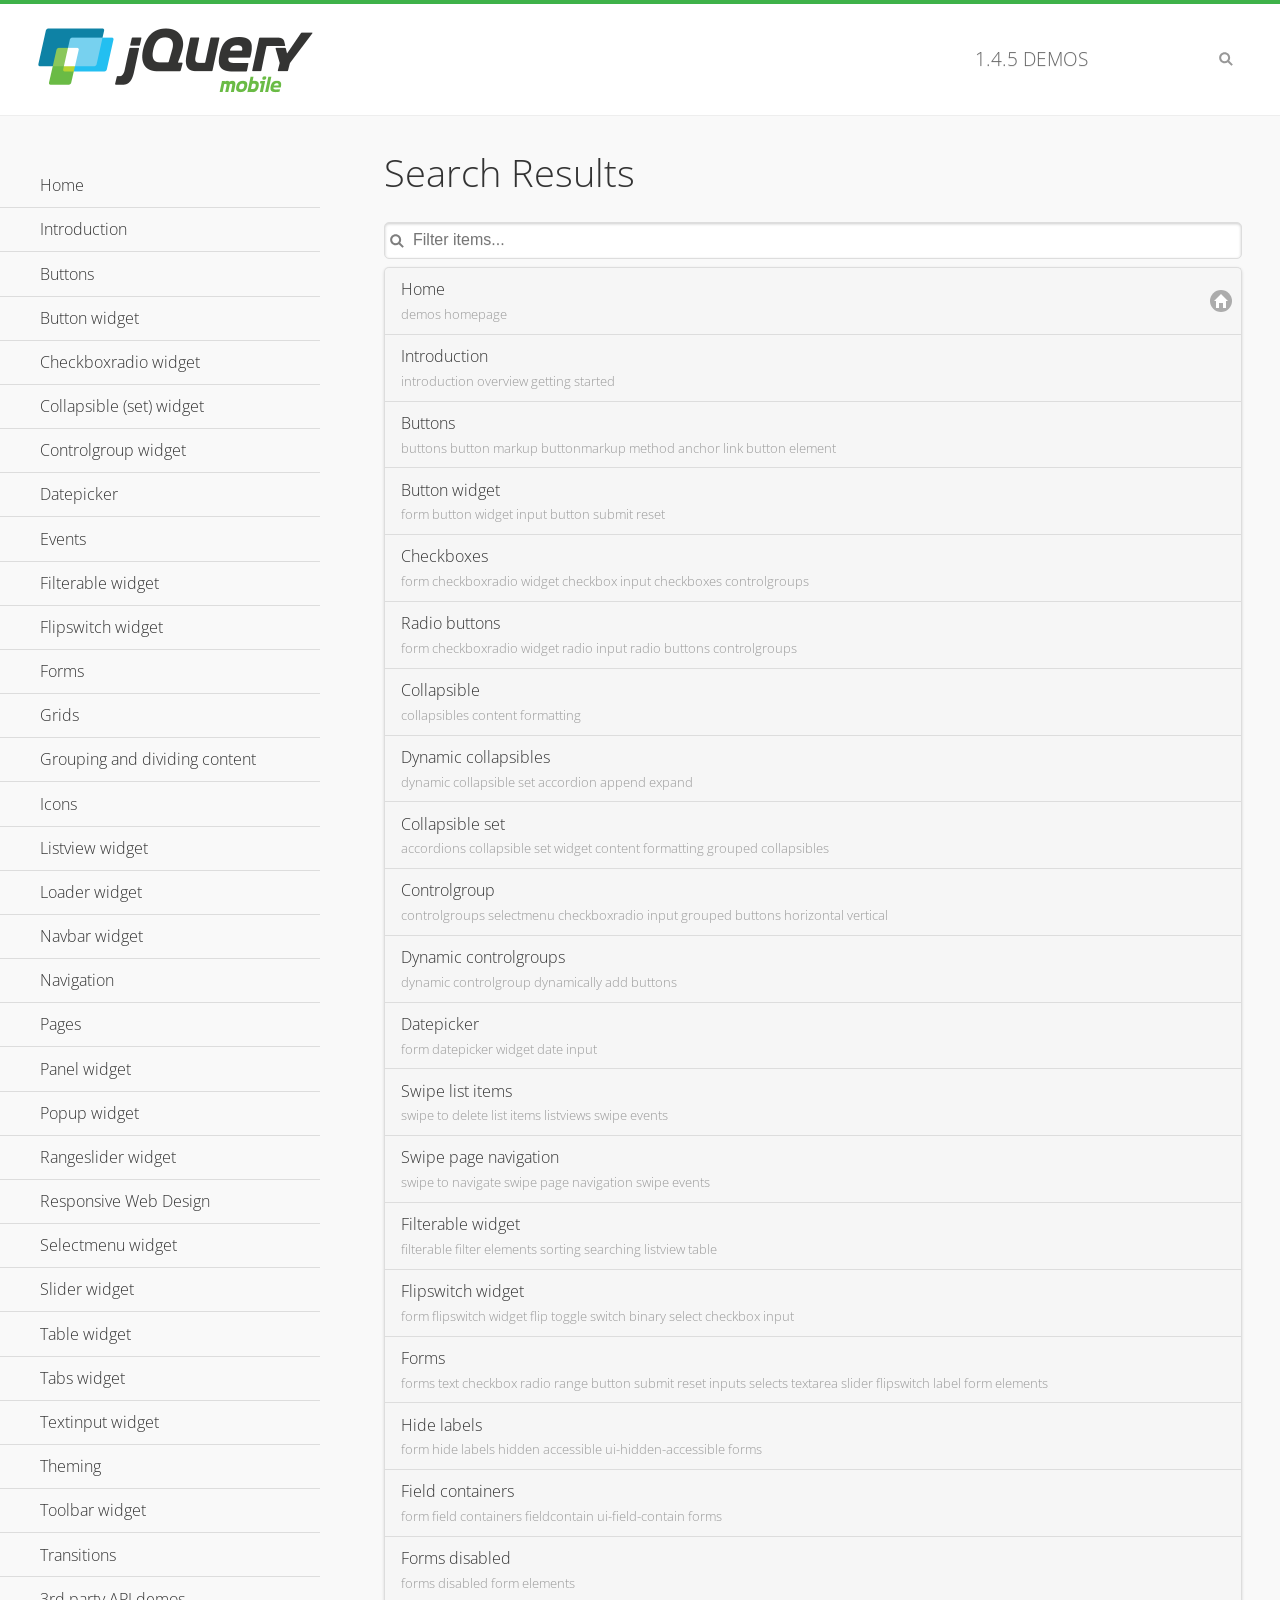
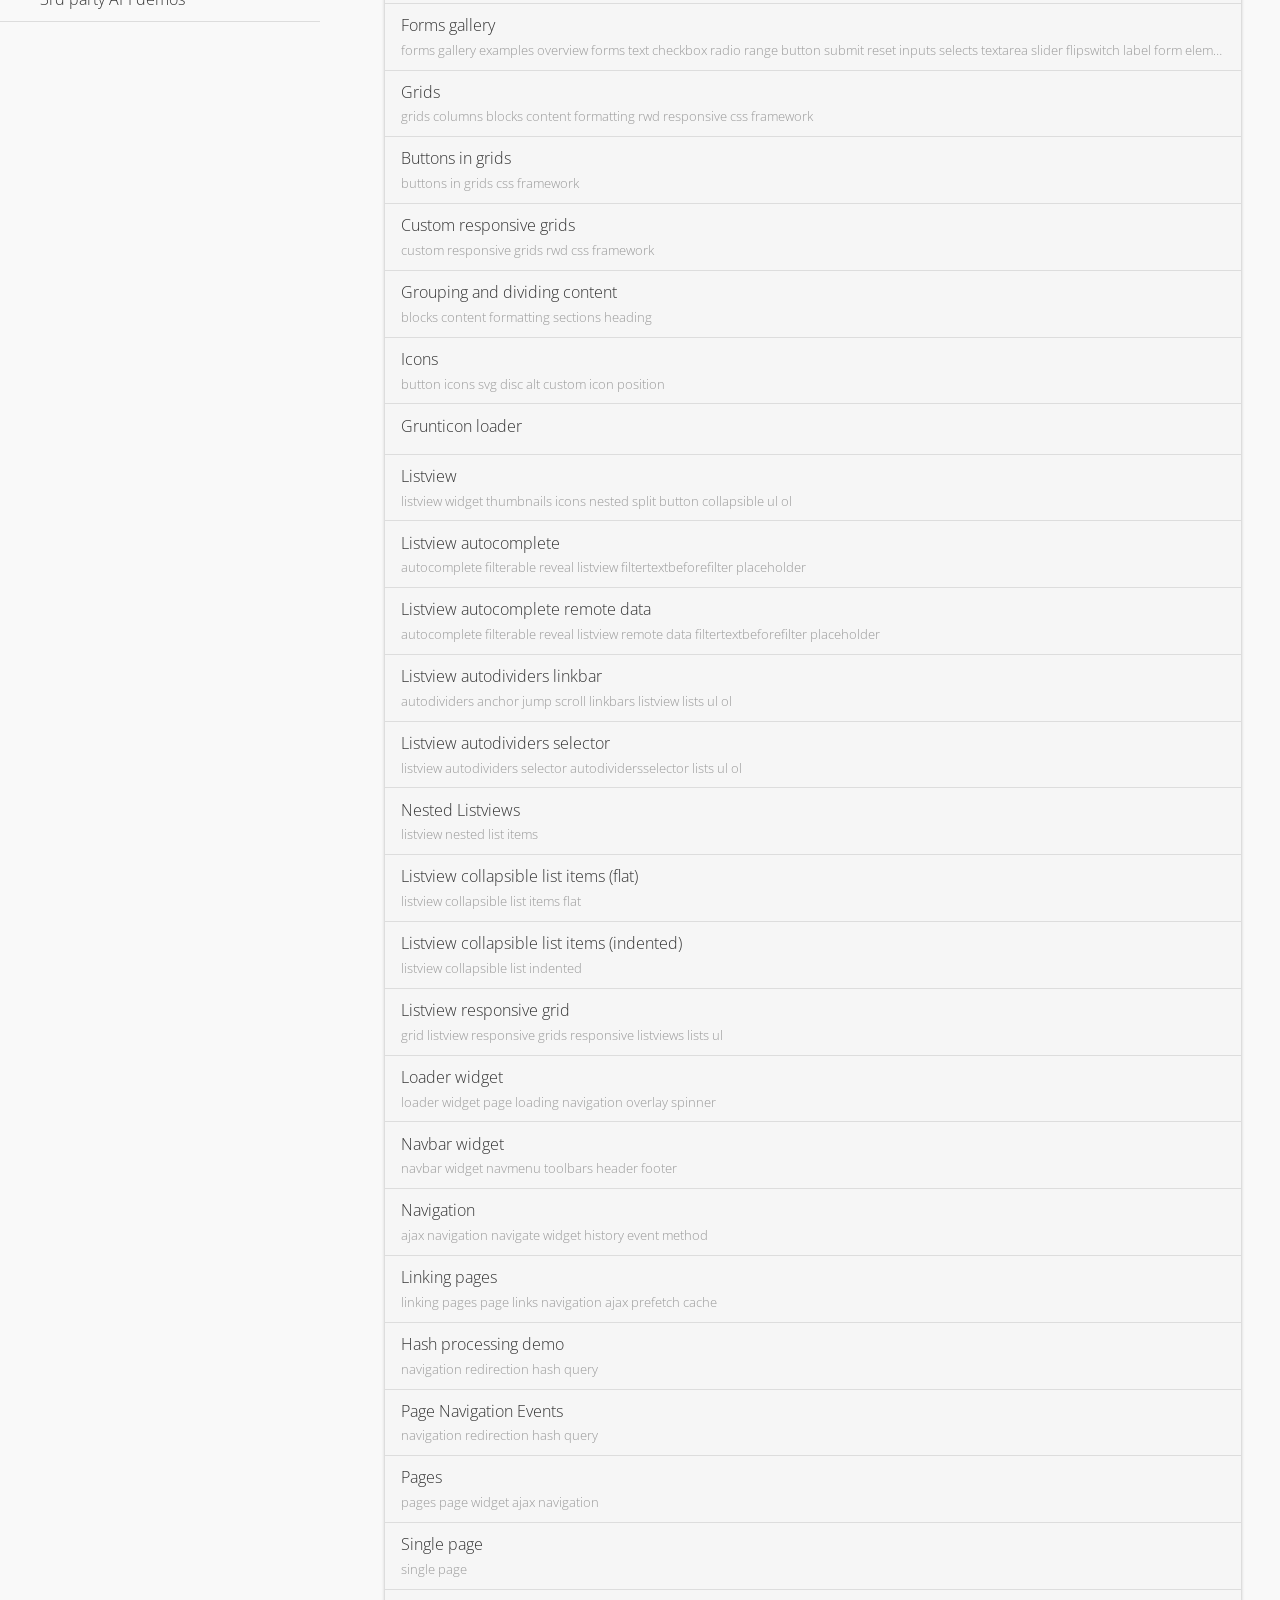
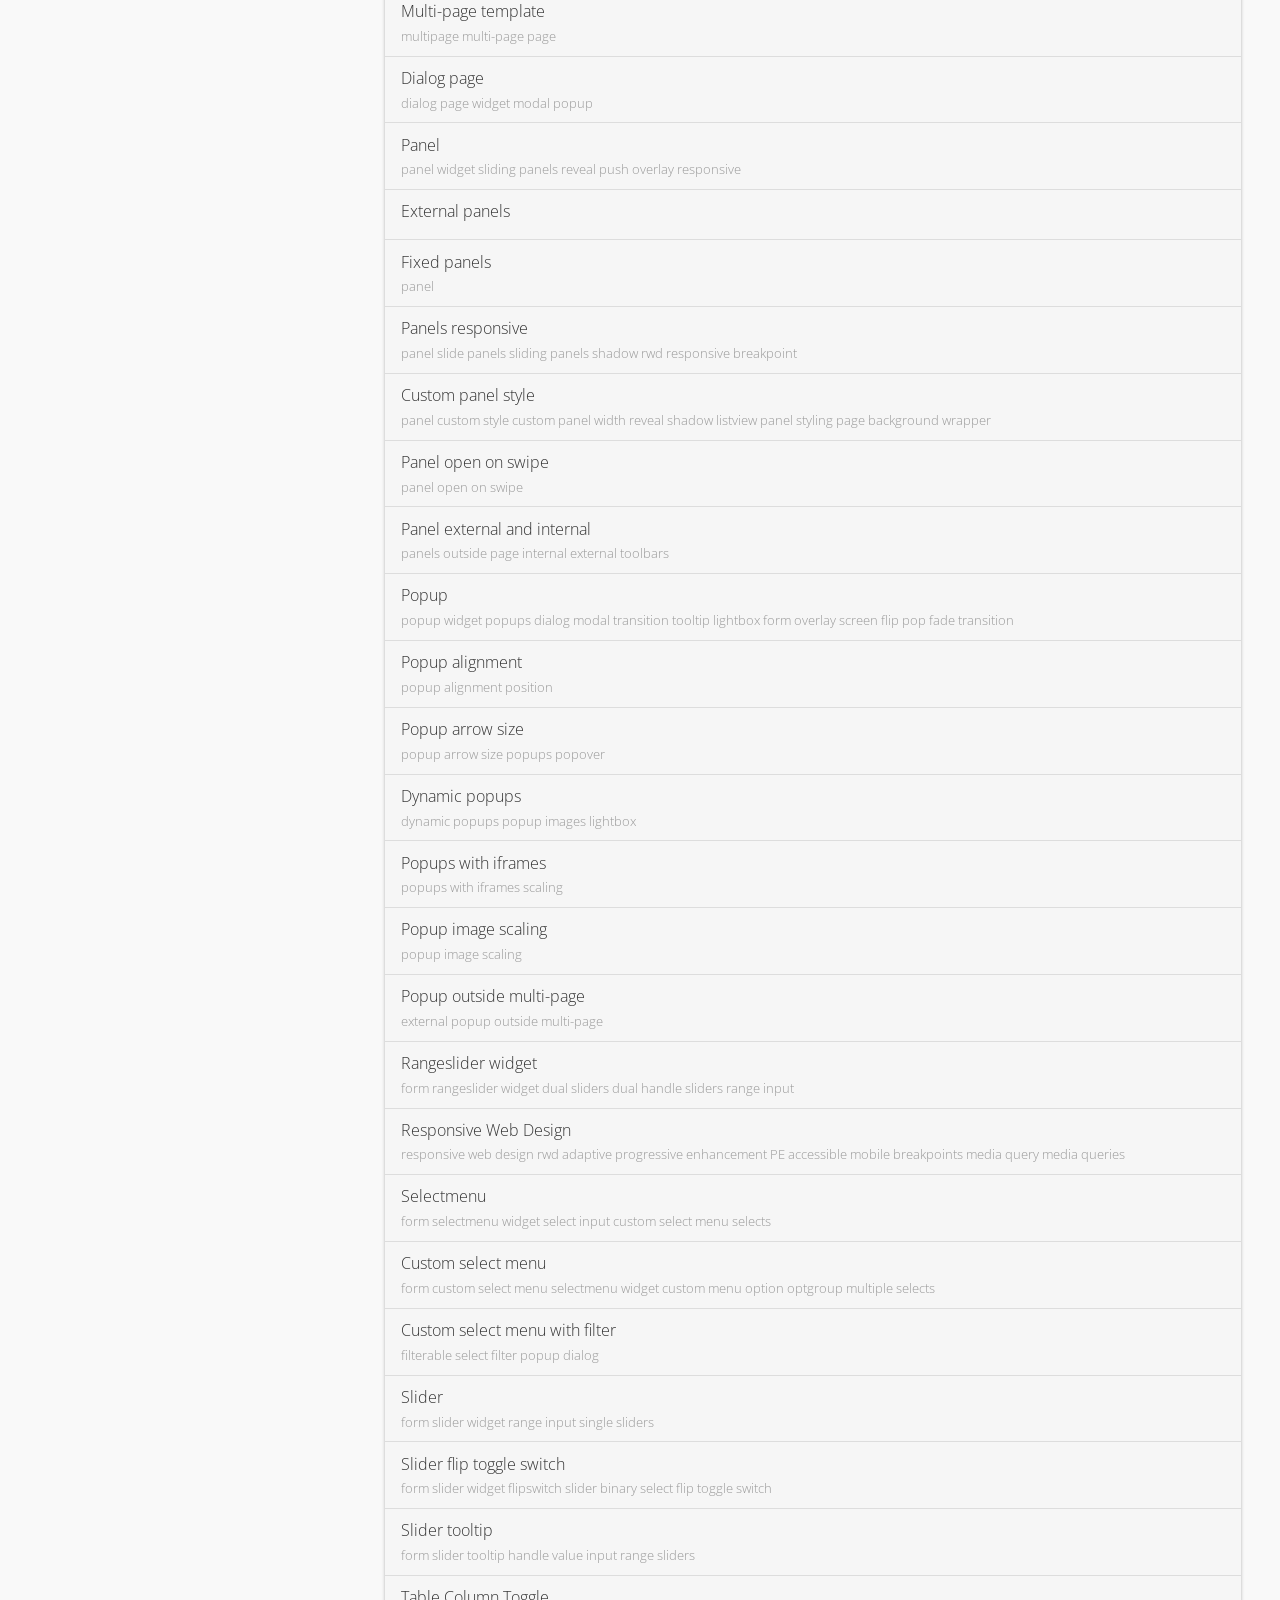
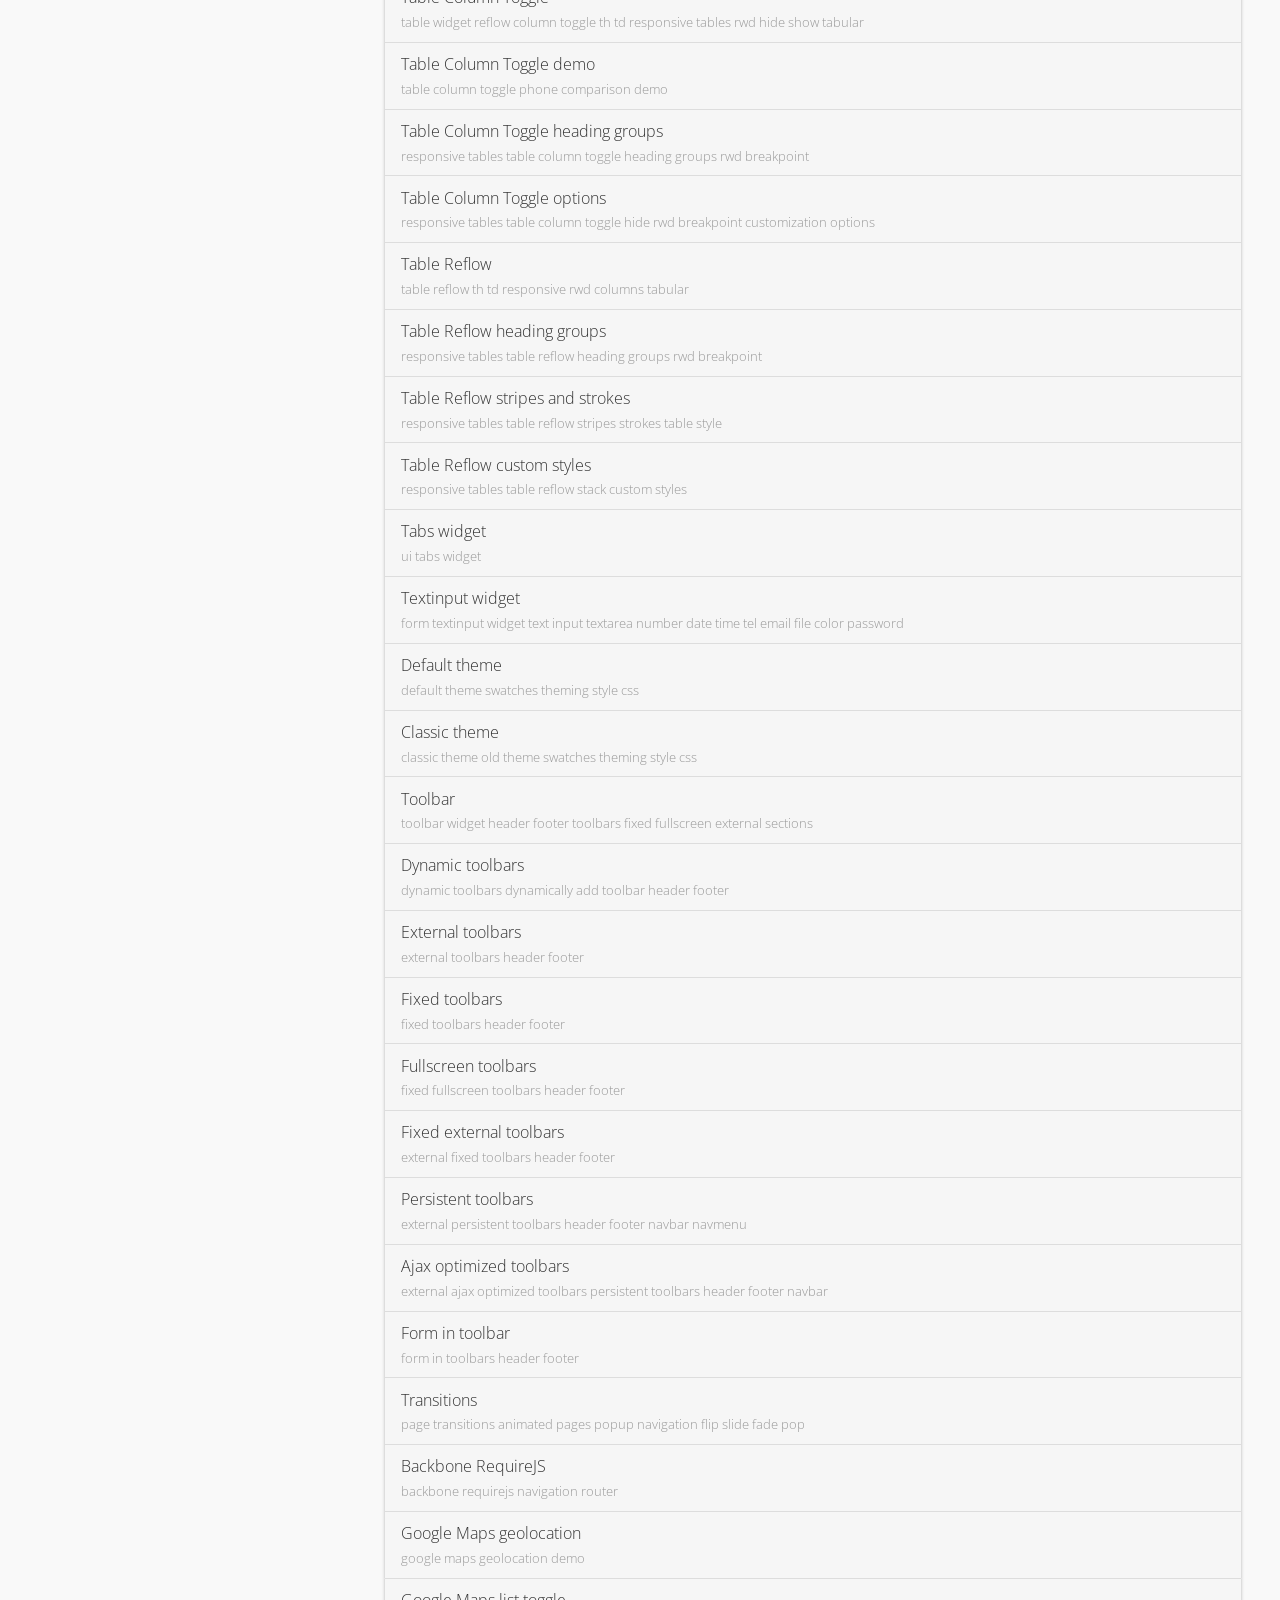
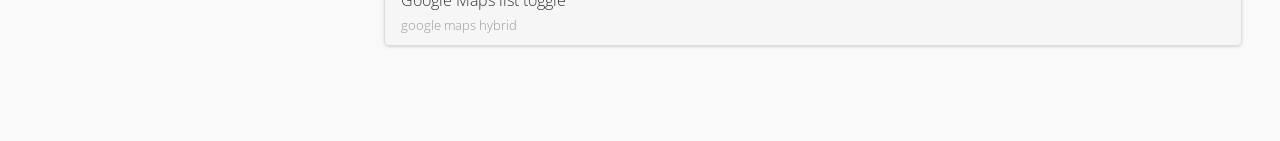
<file: css/demos/_search/index.html>
<!DOCTYPE html>
<html>
<head>
	<meta charset="utf-8">
	<meta name="viewport" content="width=device-width, initial-scale=1">
	<title>jQuery Mobile Demos</title>
	<link rel="stylesheet" href="../css/themes/default/jquery.mobile-1.4.5.min.css">
	<link rel="stylesheet" href="../_assets/css/jqm-demos.css">
	<link rel="shortcut icon" href="../_assets/favicon.ico">
    <link rel="stylesheet" href="http://fonts.googleapis.com/css?family=Open+Sans:300,400,700">
	<script src="../js/jquery.js"></script>
	<script src="../_assets/js/index.js"></script>
	<script src="../js/jquery.mobile-1.4.5.min.js"></script>

</head>
<body>
<div data-role="page" class="jqm-demos jqm-demos-index jqm-demos-search-results">

	<div data-role="header" class="jqm-header">
		<h2><a href="../" title="jQuery Mobile Demos home"><img src="../_assets/img/jquery-logo.png" alt="jQuery Mobile"></a></h2>
		<p><span class="jqm-version"></span> Demos</p>
		<a href="#" class="jqm-navmenu-link ui-btn ui-btn-icon-notext ui-corner-all ui-icon-bars ui-nodisc-icon ui-alt-icon ui-btn-left">Menu</a>
		<a href="#" class="jqm-search-link ui-btn ui-btn-icon-notext ui-corner-all ui-icon-search ui-nodisc-icon ui-alt-icon ui-btn-right">Search</a>
	</div><!-- /header -->

	<div role="main" class="ui-content jqm-content">

		<h1>Search Results</h1>

        <div class="jqm-search-results-wrap">
	        <ul class="jqm-list jqm-search-results-list">
<li data-filtertext="demos homepage" data-icon="home"><a href=".././">Home</a></li>
<li data-filtertext="introduction overview getting started"><a href="../intro/" data-ajax="false">Introduction</a></li>
<li data-filtertext="buttons button markup buttonmarkup method anchor link button element"><a href="../button-markup/" data-ajax="false">Buttons</a></li>
<li data-filtertext="form button widget input button submit reset"><a href="../button/" data-ajax="false">Button widget</a></li>
<li data-role="collapsible" data-enhanced="true" data-collapsed-icon="carat-d" data-expanded-icon="carat-u" data-iconpos="right" data-inset="false" class="ui-collapsible ui-collapsible-themed-content ui-collapsible-collapsed">
	<h3 class="ui-collapsible-heading ui-collapsible-heading-collapsed">
		<a href="#" class="ui-collapsible-heading-toggle ui-btn ui-btn-icon-right ui-btn-inherit ui-icon-carat-d">
		    Checkboxradio widget<span class="ui-collapsible-heading-status"> click to expand contents</span>
		</a>
	</h3>
	<div class="ui-collapsible-content ui-body-inherit ui-collapsible-content-collapsed" aria-hidden="true">
		<ul>
			<li data-filtertext="form checkboxradio widget checkbox input checkboxes controlgroups"><a href="../checkboxradio-checkbox/" data-ajax="false">Checkboxes</a></li>
			<li data-filtertext="form checkboxradio widget radio input radio buttons controlgroups"><a href="../checkboxradio-radio/" data-ajax="false">Radio buttons</a></li>
		</ul>
	</div>
</li>
<li data-role="collapsible" data-enhanced="true" data-collapsed-icon="carat-d" data-expanded-icon="carat-u" data-iconpos="right" data-inset="false" class="ui-collapsible ui-collapsible-themed-content ui-collapsible-collapsed">
	<h3 class="ui-collapsible-heading ui-collapsible-heading-collapsed">
		<a href="#" class="ui-collapsible-heading-toggle ui-btn ui-btn-icon-right ui-btn-inherit ui-icon-carat-d">
			Collapsible (set) widget<span class="ui-collapsible-heading-status"> click to expand contents</span>
		</a>
	</h3>
	<div class="ui-collapsible-content ui-body-inherit ui-collapsible-content-collapsed" aria-hidden="true">
		<ul>
			<li data-filtertext="collapsibles content formatting"><a href="../collapsible/" data-ajax="false">Collapsible</a></li>
			<li data-filtertext="dynamic collapsible set accordion append expand"><a href="../collapsible-dynamic/" data-ajax="false">Dynamic collapsibles</a></li>
			<li data-filtertext="accordions collapsible set widget content formatting grouped collapsibles"><a href="../collapsibleset/" data-ajax="false">Collapsible set</a></li>
		</ul>
	</div>
</li>
<li data-role="collapsible" data-enhanced="true" data-collapsed-icon="carat-d" data-expanded-icon="carat-u" data-iconpos="right" data-inset="false" class="ui-collapsible ui-collapsible-themed-content ui-collapsible-collapsed">
	<h3 class="ui-collapsible-heading ui-collapsible-heading-collapsed">
		<a href="#" class="ui-collapsible-heading-toggle ui-btn ui-btn-icon-right ui-btn-inherit ui-icon-carat-d">
			Controlgroup widget<span class="ui-collapsible-heading-status"> click to expand contents</span>
		</a>
	</h3>
	<div class="ui-collapsible-content ui-body-inherit ui-collapsible-content-collapsed" aria-hidden="true">
		<ul>
			<li data-filtertext="controlgroups selectmenu checkboxradio input grouped buttons horizontal vertical"><a href="../controlgroup/" data-ajax="false">Controlgroup</a></li>
			<li data-filtertext="dynamic controlgroup dynamically add buttons"><a href="../controlgroup-dynamic/" data-ajax="false">Dynamic controlgroups</a></li>
		</ul>
	</div>
</li>
<li data-filtertext="form datepicker widget date input"><a href="../datepicker/" data-ajax="false">Datepicker</a></li>
<li data-role="collapsible" data-enhanced="true" data-collapsed-icon="carat-d" data-expanded-icon="carat-u" data-iconpos="right" data-inset="false" class="ui-collapsible ui-collapsible-themed-content ui-collapsible-collapsed">
	<h3 class="ui-collapsible-heading ui-collapsible-heading-collapsed">
		<a href="#" class="ui-collapsible-heading-toggle ui-btn ui-btn-icon-right ui-btn-inherit ui-icon-carat-d">
			Events<span class="ui-collapsible-heading-status"> click to expand contents</span>
		</a>
	</h3>
	<div class="ui-collapsible-content ui-body-inherit ui-collapsible-content-collapsed" aria-hidden="true">
		<ul>
			<li data-filtertext="swipe to delete list items listviews swipe events"><a href="../swipe-list/" data-ajax="false">Swipe list items</a></li>
			<li data-filtertext="swipe to navigate swipe page navigation swipe events"><a href="../swipe-page/" data-ajax="false">Swipe page navigation</a></li>
		</ul>
	</div>
</li>
<li data-filtertext="filterable filter elements sorting searching listview table"><a href="../filterable/" data-ajax="false">Filterable widget</a></li>
<li data-filtertext="form flipswitch widget flip toggle switch binary select checkbox input"><a href="../flipswitch/" data-ajax="false">Flipswitch widget</a></li>
<li data-role="collapsible" data-enhanced="true" data-collapsed-icon="carat-d" data-expanded-icon="carat-u" data-iconpos="right" data-inset="false" class="ui-collapsible ui-collapsible-themed-content ui-collapsible-collapsed">
	<h3 class="ui-collapsible-heading ui-collapsible-heading-collapsed">
		<a href="#" class="ui-collapsible-heading-toggle ui-btn ui-btn-icon-right ui-btn-inherit ui-icon-carat-d">
			Forms<span class="ui-collapsible-heading-status"> click to expand contents</span>
		</a>
	</h3>
	<div class="ui-collapsible-content ui-body-inherit ui-collapsible-content-collapsed" aria-hidden="true">
		<ul>
			<li data-filtertext="forms text checkbox radio range button submit reset inputs selects textarea slider flipswitch label form elements"><a href="../forms/" data-ajax="false">Forms</a></li>
			<li data-filtertext="form hide labels hidden accessible ui-hidden-accessible forms"><a href="../forms-label-hidden-accessible/" data-ajax="false">Hide labels</a></li>
			<li data-filtertext="form field containers fieldcontain ui-field-contain forms"><a href="../forms-field-contain/" data-ajax="false">Field containers</a></li>
			<li data-filtertext="forms disabled form elements"><a href="../forms-disabled/" data-ajax="false">Forms disabled</a></li>
			<li data-filtertext="forms gallery examples overview forms text checkbox radio range button submit reset inputs selects textarea slider flipswitch label form elements"><a href="../forms-gallery/" data-ajax="false">Forms gallery</a></li>
		</ul>
	</div>
</li>
<li data-role="collapsible" data-enhanced="true" data-collapsed-icon="carat-d" data-expanded-icon="carat-u" data-iconpos="right" data-inset="false" class="ui-collapsible ui-collapsible-themed-content ui-collapsible-collapsed">
	<h3 class="ui-collapsible-heading ui-collapsible-heading-collapsed">
		<a href="#" class="ui-collapsible-heading-toggle ui-btn ui-btn-icon-right ui-btn-inherit ui-icon-carat-d">
			Grids<span class="ui-collapsible-heading-status"> click to expand contents</span>
		</a>
	</h3>
	<div class="ui-collapsible-content ui-body-inherit ui-collapsible-content-collapsed" aria-hidden="true">
		<ul>
			<li data-filtertext="grids columns blocks content formatting rwd responsive css framework"><a href="../grids/" data-ajax="false">Grids</a></li>
			<li data-filtertext="buttons in grids css framework"><a href="../grids-buttons/" data-ajax="false">Buttons in grids</a></li>
			<li data-filtertext="custom responsive grids rwd css framework"><a href="../grids-custom-responsive/" data-ajax="false">Custom responsive grids</a></li>
		</ul>
	</div>
</li>
<li data-filtertext="blocks content formatting sections heading"><a href="../body-bar-classes/" data-ajax="false">Grouping and dividing content</a></li>
<li data-role="collapsible" data-enhanced="true" data-collapsed-icon="carat-d" data-expanded-icon="carat-u" data-iconpos="right" data-inset="false" class="ui-collapsible ui-collapsible-themed-content ui-collapsible-collapsed">
	<h3 class="ui-collapsible-heading ui-collapsible-heading-collapsed">
		<a href="#" class="ui-collapsible-heading-toggle ui-btn ui-btn-icon-right ui-btn-inherit ui-icon-carat-d">
			Icons<span class="ui-collapsible-heading-status"> click to expand contents</span>
		</a>
	</h3>
	<div class="ui-collapsible-content ui-body-inherit ui-collapsible-content-collapsed" aria-hidden="true">
		<ul>
			<li data-filtertext="button icons svg disc alt custom icon position"><a href="../icons/" data-ajax="false">Icons</a></li>
			<li data-filtertext=""><a href="../icons-grunticon/" data-ajax="false">Grunticon loader</a></li>
		</ul>
	</div>
</li>
<li data-role="collapsible" data-enhanced="true" data-collapsed-icon="carat-d" data-expanded-icon="carat-u" data-iconpos="right" data-inset="false" class="ui-collapsible ui-collapsible-themed-content ui-collapsible-collapsed">
	<h3 class="ui-collapsible-heading ui-collapsible-heading-collapsed">
		<a href="#" class="ui-collapsible-heading-toggle ui-btn ui-btn-icon-right ui-btn-inherit ui-icon-carat-d">
			Listview widget<span class="ui-collapsible-heading-status"> click to expand contents</span>
		</a>
	</h3>
	<div class="ui-collapsible-content ui-body-inherit ui-collapsible-content-collapsed" aria-hidden="true">
		<ul>
			<li data-filtertext="listview widget thumbnails icons nested split button collapsible ul ol"><a href="../listview/" data-ajax="false">Listview</a></li>
			<li data-filtertext="autocomplete filterable reveal listview filtertextbeforefilter placeholder"><a href="../listview-autocomplete/" data-ajax="false">Listview autocomplete</a></li>
			<li data-filtertext="autocomplete filterable reveal listview remote data filtertextbeforefilter placeholder"><a href="../listview-autocomplete-remote/" data-ajax="false">Listview autocomplete remote data</a></li>
			<li data-filtertext="autodividers anchor jump scroll linkbars listview lists ul ol"><a href="../listview-autodividers-linkbar/" data-ajax="false">Listview autodividers linkbar</a></li>
			<li data-filtertext="listview autodividers selector autodividersselector lists ul ol"><a href="../listview-autodividers-selector/" data-ajax="false">Listview autodividers selector</a></li>
			<li data-filtertext="listview nested list items"><a href="../listview-nested-lists/" data-ajax="false">Nested Listviews</a></li>
			<li data-filtertext="listview collapsible list items flat"><a href="../listview-collapsible-item-flat/" data-ajax="false">Listview collapsible list items (flat)</a></li>
			<li data-filtertext="listview collapsible list indented"><a href="../listview-collapsible-item-indented/" data-ajax="false">Listview collapsible list items (indented)</a></li>
			<li data-filtertext="grid listview responsive grids responsive listviews lists ul"><a href="../listview-grid/" data-ajax="false">Listview responsive grid</a></li>
		</ul>
	</div>
</li>
<li data-filtertext="loader widget page loading navigation overlay spinner"><a href="../loader/" data-ajax="false">Loader widget</a></li>
<li data-filtertext="navbar widget navmenu toolbars header footer"><a href="../navbar/" data-ajax="false">Navbar widget</a></li>
<li data-role="collapsible" data-enhanced="true" data-collapsed-icon="carat-d" data-expanded-icon="carat-u" data-iconpos="right" data-inset="false" class="ui-collapsible ui-collapsible-themed-content ui-collapsible-collapsed">
	<h3 class="ui-collapsible-heading ui-collapsible-heading-collapsed">
		<a href="#" class="ui-collapsible-heading-toggle ui-btn ui-btn-icon-right ui-btn-inherit ui-icon-carat-d">
			Navigation<span class="ui-collapsible-heading-status"> click to expand contents</span>
		</a>
	</h3>
	<div class="ui-collapsible-content ui-body-inherit ui-collapsible-content-collapsed" aria-hidden="true">
		<ul>
			<li data-filtertext="ajax navigation navigate widget history event method"><a href="../navigation/" data-ajax="false">Navigation</a></li>
			<li data-filtertext="linking pages page links navigation ajax prefetch cache"><a href="../navigation-linking-pages/" data-ajax="false">Linking pages</a></li>
			<!-- <li data-filtertext="php redirect server redirection server-side navigation"><a href="../navigation-php-redirect/" data-ajax="false">PHP redirect demo</a></li>-->
			<li data-filtertext="navigation redirection hash query"><a href="../navigation-hash-processing/" data-ajax="false">Hash processing demo</a></li>
			<li data-filtertext="navigation redirection hash query"><a href="../page-events/" data-ajax="false">Page Navigation Events</a></li>
		</ul>
	</div>
</li>
<li data-role="collapsible" data-enhanced="true" data-collapsed-icon="carat-d" data-expanded-icon="carat-u" data-iconpos="right" data-inset="false" class="ui-collapsible ui-collapsible-themed-content ui-collapsible-collapsed">
	<h3 class="ui-collapsible-heading ui-collapsible-heading-collapsed">
		<a href="#" class="ui-collapsible-heading-toggle ui-btn ui-btn-icon-right ui-btn-inherit ui-icon-carat-d">
			Pages<span class="ui-collapsible-heading-status"> click to expand contents</span>
		</a>
	</h3>
	<div class="ui-collapsible-content ui-body-inherit ui-collapsible-content-collapsed" aria-hidden="true">
		<ul>
			<li data-filtertext="pages page widget ajax navigation"><a href="../pages/" data-ajax="false">Pages</a></li>
			<li data-filtertext="single page"><a href="../pages-single-page/" data-ajax="false">Single page</a></li>
			<li data-filtertext="multipage multi-page page"><a href="../pages-multi-page/" data-ajax="false">Multi-page template</a></li>
			<li data-filtertext="dialog page widget modal popup"><a href="../pages-dialog/" data-ajax="false">Dialog page</a></li>
		</ul>
	</div>
</li>
<li data-role="collapsible" data-enhanced="true" data-collapsed-icon="carat-d" data-expanded-icon="carat-u" data-iconpos="right" data-inset="false" class="ui-collapsible ui-collapsible-themed-content ui-collapsible-collapsed">
	<h3 class="ui-collapsible-heading ui-collapsible-heading-collapsed">
		<a href="#" class="ui-collapsible-heading-toggle ui-btn ui-btn-icon-right ui-btn-inherit ui-icon-carat-d">
			Panel widget<span class="ui-collapsible-heading-status"> click to expand contents</span>
		</a>
	</h3>
	<div class="ui-collapsible-content ui-body-inherit ui-collapsible-content-collapsed" aria-hidden="true">
		<ul>
			<li data-filtertext="panel widget sliding panels reveal push overlay responsive"><a href="../panel/" data-ajax="false">Panel</a></li>
			<li data-filtertext=""><a href="../panel-external/" data-ajax="false">External panels</a></li>
			<li data-filtertext="panel "><a href="../panel-fixed/" data-ajax="false">Fixed panels</a></li>
			<li data-filtertext="panel slide panels sliding panels shadow rwd responsive breakpoint"><a href="../panel-responsive/" data-ajax="false">Panels responsive</a></li>
			<li data-filtertext="panel custom style custom panel width reveal shadow listview panel styling page background wrapper"><a href="../panel-styling/" data-ajax="false">Custom panel style</a></li>
			<li data-filtertext="panel open on swipe"><a href="../panel-swipe-open/" data-ajax="false">Panel open on swipe</a></li>
			<li data-filtertext="panels outside page internal external toolbars"><a href="../panel-external-internal/" data-ajax="false">Panel external and internal</a></li>
		</ul>
	</div>
</li>
<li data-role="collapsible" data-enhanced="true" data-collapsed-icon="carat-d" data-expanded-icon="carat-u" data-iconpos="right" data-inset="false" class="ui-collapsible ui-collapsible-themed-content ui-collapsible-collapsed">
	<h3 class="ui-collapsible-heading ui-collapsible-heading-collapsed">
		<a href="#" class="ui-collapsible-heading-toggle ui-btn ui-btn-icon-right ui-btn-inherit ui-icon-carat-d">
			Popup widget<span class="ui-collapsible-heading-status"> click to expand contents</span>
		</a>
	</h3>
	<div class="ui-collapsible-content ui-body-inherit ui-collapsible-content-collapsed" aria-hidden="true">
		<ul>
			<li data-filtertext="popup widget popups dialog modal transition tooltip lightbox form overlay screen flip pop fade transition"><a href="../popup/" data-ajax="false">Popup</a></li>
			<li data-filtertext="popup alignment position"><a href="../popup-alignment/" data-ajax="false">Popup alignment</a></li>
			<li data-filtertext="popup arrow size popups popover"><a href="../popup-arrow-size/" data-ajax="false">Popup arrow size</a></li>
			<li data-filtertext="dynamic popups popup images lightbox"><a href="../popup-dynamic/" data-ajax="false">Dynamic popups</a></li>
			<li data-filtertext="popups with iframes scaling"><a href="../popup-iframe/" data-ajax="false">Popups with iframes</a></li>
			<li data-filtertext="popup image scaling"><a href="../popup-image-scaling/" data-ajax="false">Popup image scaling</a></li>
			<li data-filtertext="external popup outside multi-page"><a href="../popup-outside-multipage/" data-ajax="false">Popup outside multi-page</a></li>
		</ul>
	</div>
</li>
<li data-filtertext="form rangeslider widget dual sliders dual handle sliders range input"><a href="../rangeslider/" data-ajax="false">Rangeslider widget</a></li>
<li data-filtertext="responsive web design rwd adaptive progressive enhancement PE accessible mobile breakpoints media query media queries"><a href="../rwd/" data-ajax="false">Responsive Web Design</a></li>
<li data-role="collapsible" data-enhanced="true" data-collapsed-icon="carat-d" data-expanded-icon="carat-u" data-iconpos="right" data-inset="false" class="ui-collapsible ui-collapsible-themed-content ui-collapsible-collapsed">
	<h3 class="ui-collapsible-heading ui-collapsible-heading-collapsed">
		<a href="#" class="ui-collapsible-heading-toggle ui-btn ui-btn-icon-right ui-btn-inherit ui-icon-carat-d">
			Selectmenu widget<span class="ui-collapsible-heading-status"> click to expand contents</span>
		</a>
	</h3>
	<div class="ui-collapsible-content ui-body-inherit ui-collapsible-content-collapsed" aria-hidden="true">
		<ul>
			<li data-filtertext="form selectmenu widget select input custom select menu selects"><a href="../selectmenu/" data-ajax="false">Selectmenu</a></li>
			<li data-filtertext="form custom select menu selectmenu widget custom menu option optgroup multiple selects"><a href="../selectmenu-custom/" data-ajax="false">Custom select menu</a></li>
			<li data-filtertext="filterable select filter popup dialog"><a href="../selectmenu-custom-filter/" data-ajax="false">Custom select menu with filter</a></li>
		</ul>
	</div>
</li>
<li data-role="collapsible" data-enhanced="true" data-collapsed-icon="carat-d" data-expanded-icon="carat-u" data-iconpos="right" data-inset="false" class="ui-collapsible ui-collapsible-themed-content ui-collapsible-collapsed">
	<h3 class="ui-collapsible-heading ui-collapsible-heading-collapsed">
		<a href="#" class="ui-collapsible-heading-toggle ui-btn ui-btn-icon-right ui-btn-inherit ui-icon-carat-d">
			Slider widget<span class="ui-collapsible-heading-status"> click to expand contents</span>
		</a>
	</h3>
	<div class="ui-collapsible-content ui-body-inherit ui-collapsible-content-collapsed" aria-hidden="true">
		<ul>
			<li data-filtertext="form slider widget range input single sliders"><a href="../slider/" data-ajax="false">Slider</a></li>
			<li data-filtertext="form slider widget flipswitch slider binary select flip toggle switch"><a href="../slider-flipswitch/" data-ajax="false">Slider flip toggle switch</a></li>
			<li data-filtertext="form slider tooltip handle value input range sliders"><a href="../slider-tooltip/" data-ajax="false">Slider tooltip</a></li>
		</ul>
	</div>
</li>
<li data-role="collapsible" data-enhanced="true" data-collapsed-icon="carat-d" data-expanded-icon="carat-u" data-iconpos="right" data-inset="false" class="ui-collapsible ui-collapsible-themed-content ui-collapsible-collapsed">
	<h3 class="ui-collapsible-heading ui-collapsible-heading-collapsed">
		<a href="#" class="ui-collapsible-heading-toggle ui-btn ui-btn-icon-right ui-btn-inherit ui-icon-carat-d">
			Table widget<span class="ui-collapsible-heading-status"> click to expand contents</span>
		</a>
	</h3>
	<div class="ui-collapsible-content ui-body-inherit ui-collapsible-content-collapsed" aria-hidden="true">
		<ul>
			<li data-filtertext="table widget reflow column toggle th td responsive tables rwd hide show tabular"><a href="../table-column-toggle/" data-ajax="false">Table Column Toggle</a></li>
			<li data-filtertext="table column toggle phone comparison demo"><a href="../table-column-toggle-example/" data-ajax="false">Table Column Toggle demo</a></li>
			<li data-filtertext="responsive tables table column toggle heading groups rwd breakpoint"><a href="../table-column-toggle-heading-groups/" data-ajax="false">Table Column Toggle heading groups</a></li>
			<li data-filtertext="responsive tables table column toggle hide rwd breakpoint customization options"><a href="../table-column-toggle-options/" data-ajax="false">Table Column Toggle options</a></li>
			<li data-filtertext="table reflow th td responsive rwd columns tabular"><a href="../table-reflow/" data-ajax="false">Table Reflow</a></li>
			<li data-filtertext="responsive tables table reflow heading groups rwd breakpoint"><a href="../table-reflow-heading-groups/" data-ajax="false">Table Reflow heading groups</a></li>
			<li data-filtertext="responsive tables table reflow stripes strokes table style"><a href="../table-reflow-stripes-strokes/" data-ajax="false">Table Reflow stripes and strokes</a></li>
			<li data-filtertext="responsive tables table reflow stack custom styles"><a href="../table-reflow-styling/" data-ajax="false">Table Reflow custom styles</a></li>
		</ul>
	</div>
</li>
<li data-filtertext="ui tabs widget"><a href="../tabs/" data-ajax="false">Tabs widget</a></li>
<li data-filtertext="form textinput widget text input textarea number date time tel email file color password"><a href="../textinput/" data-ajax="false">Textinput widget</a></li>
<li data-role="collapsible" data-enhanced="true" data-collapsed-icon="carat-d" data-expanded-icon="carat-u" data-iconpos="right" data-inset="false" class="ui-collapsible ui-collapsible-themed-content ui-collapsible-collapsed">
	<h3 class="ui-collapsible-heading ui-collapsible-heading-collapsed">
		<a href="#" class="ui-collapsible-heading-toggle ui-btn ui-btn-icon-right ui-btn-inherit ui-icon-carat-d">
			Theming<span class="ui-collapsible-heading-status"> click to expand contents</span>
		</a>
	</h3>
	<div class="ui-collapsible-content ui-body-inherit ui-collapsible-content-collapsed" aria-hidden="true">
		<ul>
			<li data-filtertext="default theme swatches theming style css"><a href="../theme-default/" data-ajax="false">Default theme</a></li>
			<li data-filtertext="classic theme old theme swatches theming style css"><a href="../theme-classic/" data-ajax="false">Classic theme</a></li>
		</ul>
	</div>
</li>
<li data-role="collapsible" data-enhanced="true" data-collapsed-icon="carat-d" data-expanded-icon="carat-u" data-iconpos="right" data-inset="false" class="ui-collapsible ui-collapsible-themed-content ui-collapsible-collapsed">
	<h3 class="ui-collapsible-heading ui-collapsible-heading-collapsed">
		<a href="#" class="ui-collapsible-heading-toggle ui-btn ui-btn-icon-right ui-btn-inherit ui-icon-carat-d">
			Toolbar widget<span class="ui-collapsible-heading-status"> click to expand contents</span>
		</a>
	</h3>
	<div class="ui-collapsible-content ui-body-inherit ui-collapsible-content-collapsed" aria-hidden="true">
		<ul>
			<li data-filtertext="toolbar widget header footer toolbars fixed fullscreen external sections"><a href="../toolbar/" data-ajax="false">Toolbar</a></li>
			<li data-filtertext="dynamic toolbars dynamically add toolbar header footer"><a href="../toolbar-dynamic/" data-ajax="false">Dynamic toolbars</a></li>
			<li data-filtertext="external toolbars header footer"><a href="../toolbar-external/" data-ajax="false">External toolbars</a></li>
			<li data-filtertext="fixed toolbars header footer"><a href="../toolbar-fixed/" data-ajax="false">Fixed toolbars</a></li>
			<li data-filtertext="fixed fullscreen toolbars header footer"><a href="../toolbar-fixed-fullscreen/" data-ajax="false">Fullscreen toolbars</a></li>
			<li data-filtertext="external fixed toolbars header footer"><a href="../toolbar-fixed-external/" data-ajax="false">Fixed external toolbars</a></li>
			<li data-filtertext="external persistent toolbars header footer navbar navmenu"><a href="../toolbar-fixed-persistent/" data-ajax="false">Persistent toolbars</a></li>
			<li data-filtertext="external ajax optimized toolbars persistent toolbars header footer navbar"><a href="../toolbar-fixed-persistent-optimized/" data-ajax="false">Ajax optimized toolbars</a></li>
			<li data-filtertext="form in toolbars header footer"><a href="../toolbar-fixed-forms/" data-ajax="false">Form in toolbar</a></li>
		</ul>
	</div>
</li>
<li data-filtertext="page transitions animated pages popup navigation flip slide fade pop"><a href="../transitions/" data-ajax="false">Transitions</a></li>
<li data-role="collapsible" data-enhanced="true" data-collapsed-icon="carat-d" data-expanded-icon="carat-u" data-iconpos="right" data-inset="false" class="ui-collapsible ui-collapsible-themed-content ui-collapsible-collapsed">
	<h3 class="ui-collapsible-heading ui-collapsible-heading-collapsed">
		<a href="#" class="ui-collapsible-heading-toggle ui-btn ui-btn-icon-right ui-btn-inherit ui-icon-carat-d">
			3rd party API demos<span class="ui-collapsible-heading-status"> click to expand contents</span>
		</a>
	</h3>
	<div class="ui-collapsible-content ui-body-inherit ui-collapsible-content-collapsed" aria-hidden="true">
		<ul>
			<li data-filtertext="backbone requirejs navigation router"><a href="../backbone-requirejs/" data-ajax="false">Backbone RequireJS</a></li>
			<li data-filtertext="google maps geolocation demo"><a href="../map-geolocation/" data-ajax="false">Google Maps geolocation</a></li>
			<li data-filtertext="google maps hybrid"><a href="../map-list-toggle/" data-ajax="false">Google Maps list toggle</a></li>
		</ul>
	</div>
</li>



	        </ul>
	    </div>

	</div><!-- /content -->
	    <div data-role="panel" class="jqm-navmenu-panel" data-position="left" data-display="overlay" data-theme="a">
	    	<ul class="jqm-list ui-alt-icon ui-nodisc-icon">
<li data-filtertext="demos homepage" data-icon="home"><a href=".././">Home</a></li>
<li data-filtertext="introduction overview getting started"><a href="../intro/" data-ajax="false">Introduction</a></li>
<li data-filtertext="buttons button markup buttonmarkup method anchor link button element"><a href="../button-markup/" data-ajax="false">Buttons</a></li>
<li data-filtertext="form button widget input button submit reset"><a href="../button/" data-ajax="false">Button widget</a></li>
<li data-role="collapsible" data-enhanced="true" data-collapsed-icon="carat-d" data-expanded-icon="carat-u" data-iconpos="right" data-inset="false" class="ui-collapsible ui-collapsible-themed-content ui-collapsible-collapsed">
	<h3 class="ui-collapsible-heading ui-collapsible-heading-collapsed">
		<a href="#" class="ui-collapsible-heading-toggle ui-btn ui-btn-icon-right ui-btn-inherit ui-icon-carat-d">
		    Checkboxradio widget<span class="ui-collapsible-heading-status"> click to expand contents</span>
		</a>
	</h3>
	<div class="ui-collapsible-content ui-body-inherit ui-collapsible-content-collapsed" aria-hidden="true">
		<ul>
			<li data-filtertext="form checkboxradio widget checkbox input checkboxes controlgroups"><a href="../checkboxradio-checkbox/" data-ajax="false">Checkboxes</a></li>
			<li data-filtertext="form checkboxradio widget radio input radio buttons controlgroups"><a href="../checkboxradio-radio/" data-ajax="false">Radio buttons</a></li>
		</ul>
	</div>
</li>
<li data-role="collapsible" data-enhanced="true" data-collapsed-icon="carat-d" data-expanded-icon="carat-u" data-iconpos="right" data-inset="false" class="ui-collapsible ui-collapsible-themed-content ui-collapsible-collapsed">
	<h3 class="ui-collapsible-heading ui-collapsible-heading-collapsed">
		<a href="#" class="ui-collapsible-heading-toggle ui-btn ui-btn-icon-right ui-btn-inherit ui-icon-carat-d">
			Collapsible (set) widget<span class="ui-collapsible-heading-status"> click to expand contents</span>
		</a>
	</h3>
	<div class="ui-collapsible-content ui-body-inherit ui-collapsible-content-collapsed" aria-hidden="true">
		<ul>
			<li data-filtertext="collapsibles content formatting"><a href="../collapsible/" data-ajax="false">Collapsible</a></li>
			<li data-filtertext="dynamic collapsible set accordion append expand"><a href="../collapsible-dynamic/" data-ajax="false">Dynamic collapsibles</a></li>
			<li data-filtertext="accordions collapsible set widget content formatting grouped collapsibles"><a href="../collapsibleset/" data-ajax="false">Collapsible set</a></li>
		</ul>
	</div>
</li>
<li data-role="collapsible" data-enhanced="true" data-collapsed-icon="carat-d" data-expanded-icon="carat-u" data-iconpos="right" data-inset="false" class="ui-collapsible ui-collapsible-themed-content ui-collapsible-collapsed">
	<h3 class="ui-collapsible-heading ui-collapsible-heading-collapsed">
		<a href="#" class="ui-collapsible-heading-toggle ui-btn ui-btn-icon-right ui-btn-inherit ui-icon-carat-d">
			Controlgroup widget<span class="ui-collapsible-heading-status"> click to expand contents</span>
		</a>
	</h3>
	<div class="ui-collapsible-content ui-body-inherit ui-collapsible-content-collapsed" aria-hidden="true">
		<ul>
			<li data-filtertext="controlgroups selectmenu checkboxradio input grouped buttons horizontal vertical"><a href="../controlgroup/" data-ajax="false">Controlgroup</a></li>
			<li data-filtertext="dynamic controlgroup dynamically add buttons"><a href="../controlgroup-dynamic/" data-ajax="false">Dynamic controlgroups</a></li>
		</ul>
	</div>
</li>
<li data-filtertext="form datepicker widget date input"><a href="../datepicker/" data-ajax="false">Datepicker</a></li>
<li data-role="collapsible" data-enhanced="true" data-collapsed-icon="carat-d" data-expanded-icon="carat-u" data-iconpos="right" data-inset="false" class="ui-collapsible ui-collapsible-themed-content ui-collapsible-collapsed">
	<h3 class="ui-collapsible-heading ui-collapsible-heading-collapsed">
		<a href="#" class="ui-collapsible-heading-toggle ui-btn ui-btn-icon-right ui-btn-inherit ui-icon-carat-d">
			Events<span class="ui-collapsible-heading-status"> click to expand contents</span>
		</a>
	</h3>
	<div class="ui-collapsible-content ui-body-inherit ui-collapsible-content-collapsed" aria-hidden="true">
		<ul>
			<li data-filtertext="swipe to delete list items listviews swipe events"><a href="../swipe-list/" data-ajax="false">Swipe list items</a></li>
			<li data-filtertext="swipe to navigate swipe page navigation swipe events"><a href="../swipe-page/" data-ajax="false">Swipe page navigation</a></li>
		</ul>
	</div>
</li>
<li data-filtertext="filterable filter elements sorting searching listview table"><a href="../filterable/" data-ajax="false">Filterable widget</a></li>
<li data-filtertext="form flipswitch widget flip toggle switch binary select checkbox input"><a href="../flipswitch/" data-ajax="false">Flipswitch widget</a></li>
<li data-role="collapsible" data-enhanced="true" data-collapsed-icon="carat-d" data-expanded-icon="carat-u" data-iconpos="right" data-inset="false" class="ui-collapsible ui-collapsible-themed-content ui-collapsible-collapsed">
	<h3 class="ui-collapsible-heading ui-collapsible-heading-collapsed">
		<a href="#" class="ui-collapsible-heading-toggle ui-btn ui-btn-icon-right ui-btn-inherit ui-icon-carat-d">
			Forms<span class="ui-collapsible-heading-status"> click to expand contents</span>
		</a>
	</h3>
	<div class="ui-collapsible-content ui-body-inherit ui-collapsible-content-collapsed" aria-hidden="true">
		<ul>
			<li data-filtertext="forms text checkbox radio range button submit reset inputs selects textarea slider flipswitch label form elements"><a href="../forms/" data-ajax="false">Forms</a></li>
			<li data-filtertext="form hide labels hidden accessible ui-hidden-accessible forms"><a href="../forms-label-hidden-accessible/" data-ajax="false">Hide labels</a></li>
			<li data-filtertext="form field containers fieldcontain ui-field-contain forms"><a href="../forms-field-contain/" data-ajax="false">Field containers</a></li>
			<li data-filtertext="forms disabled form elements"><a href="../forms-disabled/" data-ajax="false">Forms disabled</a></li>
			<li data-filtertext="forms gallery examples overview forms text checkbox radio range button submit reset inputs selects textarea slider flipswitch label form elements"><a href="../forms-gallery/" data-ajax="false">Forms gallery</a></li>
		</ul>
	</div>
</li>
<li data-role="collapsible" data-enhanced="true" data-collapsed-icon="carat-d" data-expanded-icon="carat-u" data-iconpos="right" data-inset="false" class="ui-collapsible ui-collapsible-themed-content ui-collapsible-collapsed">
	<h3 class="ui-collapsible-heading ui-collapsible-heading-collapsed">
		<a href="#" class="ui-collapsible-heading-toggle ui-btn ui-btn-icon-right ui-btn-inherit ui-icon-carat-d">
			Grids<span class="ui-collapsible-heading-status"> click to expand contents</span>
		</a>
	</h3>
	<div class="ui-collapsible-content ui-body-inherit ui-collapsible-content-collapsed" aria-hidden="true">
		<ul>
			<li data-filtertext="grids columns blocks content formatting rwd responsive css framework"><a href="../grids/" data-ajax="false">Grids</a></li>
			<li data-filtertext="buttons in grids css framework"><a href="../grids-buttons/" data-ajax="false">Buttons in grids</a></li>
			<li data-filtertext="custom responsive grids rwd css framework"><a href="../grids-custom-responsive/" data-ajax="false">Custom responsive grids</a></li>
		</ul>
	</div>
</li>
<li data-filtertext="blocks content formatting sections heading"><a href="../body-bar-classes/" data-ajax="false">Grouping and dividing content</a></li>
<li data-role="collapsible" data-enhanced="true" data-collapsed-icon="carat-d" data-expanded-icon="carat-u" data-iconpos="right" data-inset="false" class="ui-collapsible ui-collapsible-themed-content ui-collapsible-collapsed">
	<h3 class="ui-collapsible-heading ui-collapsible-heading-collapsed">
		<a href="#" class="ui-collapsible-heading-toggle ui-btn ui-btn-icon-right ui-btn-inherit ui-icon-carat-d">
			Icons<span class="ui-collapsible-heading-status"> click to expand contents</span>
		</a>
	</h3>
	<div class="ui-collapsible-content ui-body-inherit ui-collapsible-content-collapsed" aria-hidden="true">
		<ul>
			<li data-filtertext="button icons svg disc alt custom icon position"><a href="../icons/" data-ajax="false">Icons</a></li>
			<li data-filtertext=""><a href="../icons-grunticon/" data-ajax="false">Grunticon loader</a></li>
		</ul>
	</div>
</li>
<li data-role="collapsible" data-enhanced="true" data-collapsed-icon="carat-d" data-expanded-icon="carat-u" data-iconpos="right" data-inset="false" class="ui-collapsible ui-collapsible-themed-content ui-collapsible-collapsed">
	<h3 class="ui-collapsible-heading ui-collapsible-heading-collapsed">
		<a href="#" class="ui-collapsible-heading-toggle ui-btn ui-btn-icon-right ui-btn-inherit ui-icon-carat-d">
			Listview widget<span class="ui-collapsible-heading-status"> click to expand contents</span>
		</a>
	</h3>
	<div class="ui-collapsible-content ui-body-inherit ui-collapsible-content-collapsed" aria-hidden="true">
		<ul>
			<li data-filtertext="listview widget thumbnails icons nested split button collapsible ul ol"><a href="../listview/" data-ajax="false">Listview</a></li>
			<li data-filtertext="autocomplete filterable reveal listview filtertextbeforefilter placeholder"><a href="../listview-autocomplete/" data-ajax="false">Listview autocomplete</a></li>
			<li data-filtertext="autocomplete filterable reveal listview remote data filtertextbeforefilter placeholder"><a href="../listview-autocomplete-remote/" data-ajax="false">Listview autocomplete remote data</a></li>
			<li data-filtertext="autodividers anchor jump scroll linkbars listview lists ul ol"><a href="../listview-autodividers-linkbar/" data-ajax="false">Listview autodividers linkbar</a></li>
			<li data-filtertext="listview autodividers selector autodividersselector lists ul ol"><a href="../listview-autodividers-selector/" data-ajax="false">Listview autodividers selector</a></li>
			<li data-filtertext="listview nested list items"><a href="../listview-nested-lists/" data-ajax="false">Nested Listviews</a></li>
			<li data-filtertext="listview collapsible list items flat"><a href="../listview-collapsible-item-flat/" data-ajax="false">Listview collapsible list items (flat)</a></li>
			<li data-filtertext="listview collapsible list indented"><a href="../listview-collapsible-item-indented/" data-ajax="false">Listview collapsible list items (indented)</a></li>
			<li data-filtertext="grid listview responsive grids responsive listviews lists ul"><a href="../listview-grid/" data-ajax="false">Listview responsive grid</a></li>
		</ul>
	</div>
</li>
<li data-filtertext="loader widget page loading navigation overlay spinner"><a href="../loader/" data-ajax="false">Loader widget</a></li>
<li data-filtertext="navbar widget navmenu toolbars header footer"><a href="../navbar/" data-ajax="false">Navbar widget</a></li>
<li data-role="collapsible" data-enhanced="true" data-collapsed-icon="carat-d" data-expanded-icon="carat-u" data-iconpos="right" data-inset="false" class="ui-collapsible ui-collapsible-themed-content ui-collapsible-collapsed">
	<h3 class="ui-collapsible-heading ui-collapsible-heading-collapsed">
		<a href="#" class="ui-collapsible-heading-toggle ui-btn ui-btn-icon-right ui-btn-inherit ui-icon-carat-d">
			Navigation<span class="ui-collapsible-heading-status"> click to expand contents</span>
		</a>
	</h3>
	<div class="ui-collapsible-content ui-body-inherit ui-collapsible-content-collapsed" aria-hidden="true">
		<ul>
			<li data-filtertext="ajax navigation navigate widget history event method"><a href="../navigation/" data-ajax="false">Navigation</a></li>
			<li data-filtertext="linking pages page links navigation ajax prefetch cache"><a href="../navigation-linking-pages/" data-ajax="false">Linking pages</a></li>
			<!-- <li data-filtertext="php redirect server redirection server-side navigation"><a href="../navigation-php-redirect/" data-ajax="false">PHP redirect demo</a></li>-->
			<li data-filtertext="navigation redirection hash query"><a href="../navigation-hash-processing/" data-ajax="false">Hash processing demo</a></li>
			<li data-filtertext="navigation redirection hash query"><a href="../page-events/" data-ajax="false">Page Navigation Events</a></li>
		</ul>
	</div>
</li>
<li data-role="collapsible" data-enhanced="true" data-collapsed-icon="carat-d" data-expanded-icon="carat-u" data-iconpos="right" data-inset="false" class="ui-collapsible ui-collapsible-themed-content ui-collapsible-collapsed">
	<h3 class="ui-collapsible-heading ui-collapsible-heading-collapsed">
		<a href="#" class="ui-collapsible-heading-toggle ui-btn ui-btn-icon-right ui-btn-inherit ui-icon-carat-d">
			Pages<span class="ui-collapsible-heading-status"> click to expand contents</span>
		</a>
	</h3>
	<div class="ui-collapsible-content ui-body-inherit ui-collapsible-content-collapsed" aria-hidden="true">
		<ul>
			<li data-filtertext="pages page widget ajax navigation"><a href="../pages/" data-ajax="false">Pages</a></li>
			<li data-filtertext="single page"><a href="../pages-single-page/" data-ajax="false">Single page</a></li>
			<li data-filtertext="multipage multi-page page"><a href="../pages-multi-page/" data-ajax="false">Multi-page template</a></li>
			<li data-filtertext="dialog page widget modal popup"><a href="../pages-dialog/" data-ajax="false">Dialog page</a></li>
		</ul>
	</div>
</li>
<li data-role="collapsible" data-enhanced="true" data-collapsed-icon="carat-d" data-expanded-icon="carat-u" data-iconpos="right" data-inset="false" class="ui-collapsible ui-collapsible-themed-content ui-collapsible-collapsed">
	<h3 class="ui-collapsible-heading ui-collapsible-heading-collapsed">
		<a href="#" class="ui-collapsible-heading-toggle ui-btn ui-btn-icon-right ui-btn-inherit ui-icon-carat-d">
			Panel widget<span class="ui-collapsible-heading-status"> click to expand contents</span>
		</a>
	</h3>
	<div class="ui-collapsible-content ui-body-inherit ui-collapsible-content-collapsed" aria-hidden="true">
		<ul>
			<li data-filtertext="panel widget sliding panels reveal push overlay responsive"><a href="../panel/" data-ajax="false">Panel</a></li>
			<li data-filtertext=""><a href="../panel-external/" data-ajax="false">External panels</a></li>
			<li data-filtertext="panel "><a href="../panel-fixed/" data-ajax="false">Fixed panels</a></li>
			<li data-filtertext="panel slide panels sliding panels shadow rwd responsive breakpoint"><a href="../panel-responsive/" data-ajax="false">Panels responsive</a></li>
			<li data-filtertext="panel custom style custom panel width reveal shadow listview panel styling page background wrapper"><a href="../panel-styling/" data-ajax="false">Custom panel style</a></li>
			<li data-filtertext="panel open on swipe"><a href="../panel-swipe-open/" data-ajax="false">Panel open on swipe</a></li>
			<li data-filtertext="panels outside page internal external toolbars"><a href="../panel-external-internal/" data-ajax="false">Panel external and internal</a></li>
		</ul>
	</div>
</li>
<li data-role="collapsible" data-enhanced="true" data-collapsed-icon="carat-d" data-expanded-icon="carat-u" data-iconpos="right" data-inset="false" class="ui-collapsible ui-collapsible-themed-content ui-collapsible-collapsed">
	<h3 class="ui-collapsible-heading ui-collapsible-heading-collapsed">
		<a href="#" class="ui-collapsible-heading-toggle ui-btn ui-btn-icon-right ui-btn-inherit ui-icon-carat-d">
			Popup widget<span class="ui-collapsible-heading-status"> click to expand contents</span>
		</a>
	</h3>
	<div class="ui-collapsible-content ui-body-inherit ui-collapsible-content-collapsed" aria-hidden="true">
		<ul>
			<li data-filtertext="popup widget popups dialog modal transition tooltip lightbox form overlay screen flip pop fade transition"><a href="../popup/" data-ajax="false">Popup</a></li>
			<li data-filtertext="popup alignment position"><a href="../popup-alignment/" data-ajax="false">Popup alignment</a></li>
			<li data-filtertext="popup arrow size popups popover"><a href="../popup-arrow-size/" data-ajax="false">Popup arrow size</a></li>
			<li data-filtertext="dynamic popups popup images lightbox"><a href="../popup-dynamic/" data-ajax="false">Dynamic popups</a></li>
			<li data-filtertext="popups with iframes scaling"><a href="../popup-iframe/" data-ajax="false">Popups with iframes</a></li>
			<li data-filtertext="popup image scaling"><a href="../popup-image-scaling/" data-ajax="false">Popup image scaling</a></li>
			<li data-filtertext="external popup outside multi-page"><a href="../popup-outside-multipage/" data-ajax="false">Popup outside multi-page</a></li>
		</ul>
	</div>
</li>
<li data-filtertext="form rangeslider widget dual sliders dual handle sliders range input"><a href="../rangeslider/" data-ajax="false">Rangeslider widget</a></li>
<li data-filtertext="responsive web design rwd adaptive progressive enhancement PE accessible mobile breakpoints media query media queries"><a href="../rwd/" data-ajax="false">Responsive Web Design</a></li>
<li data-role="collapsible" data-enhanced="true" data-collapsed-icon="carat-d" data-expanded-icon="carat-u" data-iconpos="right" data-inset="false" class="ui-collapsible ui-collapsible-themed-content ui-collapsible-collapsed">
	<h3 class="ui-collapsible-heading ui-collapsible-heading-collapsed">
		<a href="#" class="ui-collapsible-heading-toggle ui-btn ui-btn-icon-right ui-btn-inherit ui-icon-carat-d">
			Selectmenu widget<span class="ui-collapsible-heading-status"> click to expand contents</span>
		</a>
	</h3>
	<div class="ui-collapsible-content ui-body-inherit ui-collapsible-content-collapsed" aria-hidden="true">
		<ul>
			<li data-filtertext="form selectmenu widget select input custom select menu selects"><a href="../selectmenu/" data-ajax="false">Selectmenu</a></li>
			<li data-filtertext="form custom select menu selectmenu widget custom menu option optgroup multiple selects"><a href="../selectmenu-custom/" data-ajax="false">Custom select menu</a></li>
			<li data-filtertext="filterable select filter popup dialog"><a href="../selectmenu-custom-filter/" data-ajax="false">Custom select menu with filter</a></li>
		</ul>
	</div>
</li>
<li data-role="collapsible" data-enhanced="true" data-collapsed-icon="carat-d" data-expanded-icon="carat-u" data-iconpos="right" data-inset="false" class="ui-collapsible ui-collapsible-themed-content ui-collapsible-collapsed">
	<h3 class="ui-collapsible-heading ui-collapsible-heading-collapsed">
		<a href="#" class="ui-collapsible-heading-toggle ui-btn ui-btn-icon-right ui-btn-inherit ui-icon-carat-d">
			Slider widget<span class="ui-collapsible-heading-status"> click to expand contents</span>
		</a>
	</h3>
	<div class="ui-collapsible-content ui-body-inherit ui-collapsible-content-collapsed" aria-hidden="true">
		<ul>
			<li data-filtertext="form slider widget range input single sliders"><a href="../slider/" data-ajax="false">Slider</a></li>
			<li data-filtertext="form slider widget flipswitch slider binary select flip toggle switch"><a href="../slider-flipswitch/" data-ajax="false">Slider flip toggle switch</a></li>
			<li data-filtertext="form slider tooltip handle value input range sliders"><a href="../slider-tooltip/" data-ajax="false">Slider tooltip</a></li>
		</ul>
	</div>
</li>
<li data-role="collapsible" data-enhanced="true" data-collapsed-icon="carat-d" data-expanded-icon="carat-u" data-iconpos="right" data-inset="false" class="ui-collapsible ui-collapsible-themed-content ui-collapsible-collapsed">
	<h3 class="ui-collapsible-heading ui-collapsible-heading-collapsed">
		<a href="#" class="ui-collapsible-heading-toggle ui-btn ui-btn-icon-right ui-btn-inherit ui-icon-carat-d">
			Table widget<span class="ui-collapsible-heading-status"> click to expand contents</span>
		</a>
	</h3>
	<div class="ui-collapsible-content ui-body-inherit ui-collapsible-content-collapsed" aria-hidden="true">
		<ul>
			<li data-filtertext="table widget reflow column toggle th td responsive tables rwd hide show tabular"><a href="../table-column-toggle/" data-ajax="false">Table Column Toggle</a></li>
			<li data-filtertext="table column toggle phone comparison demo"><a href="../table-column-toggle-example/" data-ajax="false">Table Column Toggle demo</a></li>
			<li data-filtertext="responsive tables table column toggle heading groups rwd breakpoint"><a href="../table-column-toggle-heading-groups/" data-ajax="false">Table Column Toggle heading groups</a></li>
			<li data-filtertext="responsive tables table column toggle hide rwd breakpoint customization options"><a href="../table-column-toggle-options/" data-ajax="false">Table Column Toggle options</a></li>
			<li data-filtertext="table reflow th td responsive rwd columns tabular"><a href="../table-reflow/" data-ajax="false">Table Reflow</a></li>
			<li data-filtertext="responsive tables table reflow heading groups rwd breakpoint"><a href="../table-reflow-heading-groups/" data-ajax="false">Table Reflow heading groups</a></li>
			<li data-filtertext="responsive tables table reflow stripes strokes table style"><a href="../table-reflow-stripes-strokes/" data-ajax="false">Table Reflow stripes and strokes</a></li>
			<li data-filtertext="responsive tables table reflow stack custom styles"><a href="../table-reflow-styling/" data-ajax="false">Table Reflow custom styles</a></li>
		</ul>
	</div>
</li>
<li data-filtertext="ui tabs widget"><a href="../tabs/" data-ajax="false">Tabs widget</a></li>
<li data-filtertext="form textinput widget text input textarea number date time tel email file color password"><a href="../textinput/" data-ajax="false">Textinput widget</a></li>
<li data-role="collapsible" data-enhanced="true" data-collapsed-icon="carat-d" data-expanded-icon="carat-u" data-iconpos="right" data-inset="false" class="ui-collapsible ui-collapsible-themed-content ui-collapsible-collapsed">
	<h3 class="ui-collapsible-heading ui-collapsible-heading-collapsed">
		<a href="#" class="ui-collapsible-heading-toggle ui-btn ui-btn-icon-right ui-btn-inherit ui-icon-carat-d">
			Theming<span class="ui-collapsible-heading-status"> click to expand contents</span>
		</a>
	</h3>
	<div class="ui-collapsible-content ui-body-inherit ui-collapsible-content-collapsed" aria-hidden="true">
		<ul>
			<li data-filtertext="default theme swatches theming style css"><a href="../theme-default/" data-ajax="false">Default theme</a></li>
			<li data-filtertext="classic theme old theme swatches theming style css"><a href="../theme-classic/" data-ajax="false">Classic theme</a></li>
		</ul>
	</div>
</li>
<li data-role="collapsible" data-enhanced="true" data-collapsed-icon="carat-d" data-expanded-icon="carat-u" data-iconpos="right" data-inset="false" class="ui-collapsible ui-collapsible-themed-content ui-collapsible-collapsed">
	<h3 class="ui-collapsible-heading ui-collapsible-heading-collapsed">
		<a href="#" class="ui-collapsible-heading-toggle ui-btn ui-btn-icon-right ui-btn-inherit ui-icon-carat-d">
			Toolbar widget<span class="ui-collapsible-heading-status"> click to expand contents</span>
		</a>
	</h3>
	<div class="ui-collapsible-content ui-body-inherit ui-collapsible-content-collapsed" aria-hidden="true">
		<ul>
			<li data-filtertext="toolbar widget header footer toolbars fixed fullscreen external sections"><a href="../toolbar/" data-ajax="false">Toolbar</a></li>
			<li data-filtertext="dynamic toolbars dynamically add toolbar header footer"><a href="../toolbar-dynamic/" data-ajax="false">Dynamic toolbars</a></li>
			<li data-filtertext="external toolbars header footer"><a href="../toolbar-external/" data-ajax="false">External toolbars</a></li>
			<li data-filtertext="fixed toolbars header footer"><a href="../toolbar-fixed/" data-ajax="false">Fixed toolbars</a></li>
			<li data-filtertext="fixed fullscreen toolbars header footer"><a href="../toolbar-fixed-fullscreen/" data-ajax="false">Fullscreen toolbars</a></li>
			<li data-filtertext="external fixed toolbars header footer"><a href="../toolbar-fixed-external/" data-ajax="false">Fixed external toolbars</a></li>
			<li data-filtertext="external persistent toolbars header footer navbar navmenu"><a href="../toolbar-fixed-persistent/" data-ajax="false">Persistent toolbars</a></li>
			<li data-filtertext="external ajax optimized toolbars persistent toolbars header footer navbar"><a href="../toolbar-fixed-persistent-optimized/" data-ajax="false">Ajax optimized toolbars</a></li>
			<li data-filtertext="form in toolbars header footer"><a href="../toolbar-fixed-forms/" data-ajax="false">Form in toolbar</a></li>
		</ul>
	</div>
</li>
<li data-filtertext="page transitions animated pages popup navigation flip slide fade pop"><a href="../transitions/" data-ajax="false">Transitions</a></li>
<li data-role="collapsible" data-enhanced="true" data-collapsed-icon="carat-d" data-expanded-icon="carat-u" data-iconpos="right" data-inset="false" class="ui-collapsible ui-collapsible-themed-content ui-collapsible-collapsed">
	<h3 class="ui-collapsible-heading ui-collapsible-heading-collapsed">
		<a href="#" class="ui-collapsible-heading-toggle ui-btn ui-btn-icon-right ui-btn-inherit ui-icon-carat-d">
			3rd party API demos<span class="ui-collapsible-heading-status"> click to expand contents</span>
		</a>
	</h3>
	<div class="ui-collapsible-content ui-body-inherit ui-collapsible-content-collapsed" aria-hidden="true">
		<ul>
			<li data-filtertext="backbone requirejs navigation router"><a href="../backbone-requirejs/" data-ajax="false">Backbone RequireJS</a></li>
			<li data-filtertext="google maps geolocation demo"><a href="../map-geolocation/" data-ajax="false">Google Maps geolocation</a></li>
			<li data-filtertext="google maps hybrid"><a href="../map-list-toggle/" data-ajax="false">Google Maps list toggle</a></li>
		</ul>
	</div>
</li>



		     </ul>
		</div><!-- /panel -->


	<div data-role="footer" data-position="fixed" data-tap-toggle="false" class="jqm-footer">
		<p>jQuery Mobile Demos version <span class="jqm-version"></span></p>
		<p>Copyright 2014 The jQuery Foundation</p>
	</div><!-- /footer -->
	<!-- TODO: This should become an external panel so we can add input to markup (unique ID) -->
    <div data-role="panel" class="jqm-search-panel" data-position="right" data-display="overlay" data-theme="a">
		<div class="jqm-search">
			<ul class="jqm-list" data-filter-placeholder="Search demos..." data-filter-reveal="true">
<li data-filtertext="demos homepage" data-icon="home"><a href=".././">Home</a></li>
<li data-filtertext="introduction overview getting started"><a href="../intro/" data-ajax="false">Introduction</a></li>
<li data-filtertext="buttons button markup buttonmarkup method anchor link button element"><a href="../button-markup/" data-ajax="false">Buttons</a></li>
<li data-filtertext="form button widget input button submit reset"><a href="../button/" data-ajax="false">Button widget</a></li>
<li data-role="collapsible" data-enhanced="true" data-collapsed-icon="carat-d" data-expanded-icon="carat-u" data-iconpos="right" data-inset="false" class="ui-collapsible ui-collapsible-themed-content ui-collapsible-collapsed">
	<h3 class="ui-collapsible-heading ui-collapsible-heading-collapsed">
		<a href="#" class="ui-collapsible-heading-toggle ui-btn ui-btn-icon-right ui-btn-inherit ui-icon-carat-d">
		    Checkboxradio widget<span class="ui-collapsible-heading-status"> click to expand contents</span>
		</a>
	</h3>
	<div class="ui-collapsible-content ui-body-inherit ui-collapsible-content-collapsed" aria-hidden="true">
		<ul>
			<li data-filtertext="form checkboxradio widget checkbox input checkboxes controlgroups"><a href="../checkboxradio-checkbox/" data-ajax="false">Checkboxes</a></li>
			<li data-filtertext="form checkboxradio widget radio input radio buttons controlgroups"><a href="../checkboxradio-radio/" data-ajax="false">Radio buttons</a></li>
		</ul>
	</div>
</li>
<li data-role="collapsible" data-enhanced="true" data-collapsed-icon="carat-d" data-expanded-icon="carat-u" data-iconpos="right" data-inset="false" class="ui-collapsible ui-collapsible-themed-content ui-collapsible-collapsed">
	<h3 class="ui-collapsible-heading ui-collapsible-heading-collapsed">
		<a href="#" class="ui-collapsible-heading-toggle ui-btn ui-btn-icon-right ui-btn-inherit ui-icon-carat-d">
			Collapsible (set) widget<span class="ui-collapsible-heading-status"> click to expand contents</span>
		</a>
	</h3>
	<div class="ui-collapsible-content ui-body-inherit ui-collapsible-content-collapsed" aria-hidden="true">
		<ul>
			<li data-filtertext="collapsibles content formatting"><a href="../collapsible/" data-ajax="false">Collapsible</a></li>
			<li data-filtertext="dynamic collapsible set accordion append expand"><a href="../collapsible-dynamic/" data-ajax="false">Dynamic collapsibles</a></li>
			<li data-filtertext="accordions collapsible set widget content formatting grouped collapsibles"><a href="../collapsibleset/" data-ajax="false">Collapsible set</a></li>
		</ul>
	</div>
</li>
<li data-role="collapsible" data-enhanced="true" data-collapsed-icon="carat-d" data-expanded-icon="carat-u" data-iconpos="right" data-inset="false" class="ui-collapsible ui-collapsible-themed-content ui-collapsible-collapsed">
	<h3 class="ui-collapsible-heading ui-collapsible-heading-collapsed">
		<a href="#" class="ui-collapsible-heading-toggle ui-btn ui-btn-icon-right ui-btn-inherit ui-icon-carat-d">
			Controlgroup widget<span class="ui-collapsible-heading-status"> click to expand contents</span>
		</a>
	</h3>
	<div class="ui-collapsible-content ui-body-inherit ui-collapsible-content-collapsed" aria-hidden="true">
		<ul>
			<li data-filtertext="controlgroups selectmenu checkboxradio input grouped buttons horizontal vertical"><a href="../controlgroup/" data-ajax="false">Controlgroup</a></li>
			<li data-filtertext="dynamic controlgroup dynamically add buttons"><a href="../controlgroup-dynamic/" data-ajax="false">Dynamic controlgroups</a></li>
		</ul>
	</div>
</li>
<li data-filtertext="form datepicker widget date input"><a href="../datepicker/" data-ajax="false">Datepicker</a></li>
<li data-role="collapsible" data-enhanced="true" data-collapsed-icon="carat-d" data-expanded-icon="carat-u" data-iconpos="right" data-inset="false" class="ui-collapsible ui-collapsible-themed-content ui-collapsible-collapsed">
	<h3 class="ui-collapsible-heading ui-collapsible-heading-collapsed">
		<a href="#" class="ui-collapsible-heading-toggle ui-btn ui-btn-icon-right ui-btn-inherit ui-icon-carat-d">
			Events<span class="ui-collapsible-heading-status"> click to expand contents</span>
		</a>
	</h3>
	<div class="ui-collapsible-content ui-body-inherit ui-collapsible-content-collapsed" aria-hidden="true">
		<ul>
			<li data-filtertext="swipe to delete list items listviews swipe events"><a href="../swipe-list/" data-ajax="false">Swipe list items</a></li>
			<li data-filtertext="swipe to navigate swipe page navigation swipe events"><a href="../swipe-page/" data-ajax="false">Swipe page navigation</a></li>
		</ul>
	</div>
</li>
<li data-filtertext="filterable filter elements sorting searching listview table"><a href="../filterable/" data-ajax="false">Filterable widget</a></li>
<li data-filtertext="form flipswitch widget flip toggle switch binary select checkbox input"><a href="../flipswitch/" data-ajax="false">Flipswitch widget</a></li>
<li data-role="collapsible" data-enhanced="true" data-collapsed-icon="carat-d" data-expanded-icon="carat-u" data-iconpos="right" data-inset="false" class="ui-collapsible ui-collapsible-themed-content ui-collapsible-collapsed">
	<h3 class="ui-collapsible-heading ui-collapsible-heading-collapsed">
		<a href="#" class="ui-collapsible-heading-toggle ui-btn ui-btn-icon-right ui-btn-inherit ui-icon-carat-d">
			Forms<span class="ui-collapsible-heading-status"> click to expand contents</span>
		</a>
	</h3>
	<div class="ui-collapsible-content ui-body-inherit ui-collapsible-content-collapsed" aria-hidden="true">
		<ul>
			<li data-filtertext="forms text checkbox radio range button submit reset inputs selects textarea slider flipswitch label form elements"><a href="../forms/" data-ajax="false">Forms</a></li>
			<li data-filtertext="form hide labels hidden accessible ui-hidden-accessible forms"><a href="../forms-label-hidden-accessible/" data-ajax="false">Hide labels</a></li>
			<li data-filtertext="form field containers fieldcontain ui-field-contain forms"><a href="../forms-field-contain/" data-ajax="false">Field containers</a></li>
			<li data-filtertext="forms disabled form elements"><a href="../forms-disabled/" data-ajax="false">Forms disabled</a></li>
			<li data-filtertext="forms gallery examples overview forms text checkbox radio range button submit reset inputs selects textarea slider flipswitch label form elements"><a href="../forms-gallery/" data-ajax="false">Forms gallery</a></li>
		</ul>
	</div>
</li>
<li data-role="collapsible" data-enhanced="true" data-collapsed-icon="carat-d" data-expanded-icon="carat-u" data-iconpos="right" data-inset="false" class="ui-collapsible ui-collapsible-themed-content ui-collapsible-collapsed">
	<h3 class="ui-collapsible-heading ui-collapsible-heading-collapsed">
		<a href="#" class="ui-collapsible-heading-toggle ui-btn ui-btn-icon-right ui-btn-inherit ui-icon-carat-d">
			Grids<span class="ui-collapsible-heading-status"> click to expand contents</span>
		</a>
	</h3>
	<div class="ui-collapsible-content ui-body-inherit ui-collapsible-content-collapsed" aria-hidden="true">
		<ul>
			<li data-filtertext="grids columns blocks content formatting rwd responsive css framework"><a href="../grids/" data-ajax="false">Grids</a></li>
			<li data-filtertext="buttons in grids css framework"><a href="../grids-buttons/" data-ajax="false">Buttons in grids</a></li>
			<li data-filtertext="custom responsive grids rwd css framework"><a href="../grids-custom-responsive/" data-ajax="false">Custom responsive grids</a></li>
		</ul>
	</div>
</li>
<li data-filtertext="blocks content formatting sections heading"><a href="../body-bar-classes/" data-ajax="false">Grouping and dividing content</a></li>
<li data-role="collapsible" data-enhanced="true" data-collapsed-icon="carat-d" data-expanded-icon="carat-u" data-iconpos="right" data-inset="false" class="ui-collapsible ui-collapsible-themed-content ui-collapsible-collapsed">
	<h3 class="ui-collapsible-heading ui-collapsible-heading-collapsed">
		<a href="#" class="ui-collapsible-heading-toggle ui-btn ui-btn-icon-right ui-btn-inherit ui-icon-carat-d">
			Icons<span class="ui-collapsible-heading-status"> click to expand contents</span>
		</a>
	</h3>
	<div class="ui-collapsible-content ui-body-inherit ui-collapsible-content-collapsed" aria-hidden="true">
		<ul>
			<li data-filtertext="button icons svg disc alt custom icon position"><a href="../icons/" data-ajax="false">Icons</a></li>
			<li data-filtertext=""><a href="../icons-grunticon/" data-ajax="false">Grunticon loader</a></li>
		</ul>
	</div>
</li>
<li data-role="collapsible" data-enhanced="true" data-collapsed-icon="carat-d" data-expanded-icon="carat-u" data-iconpos="right" data-inset="false" class="ui-collapsible ui-collapsible-themed-content ui-collapsible-collapsed">
	<h3 class="ui-collapsible-heading ui-collapsible-heading-collapsed">
		<a href="#" class="ui-collapsible-heading-toggle ui-btn ui-btn-icon-right ui-btn-inherit ui-icon-carat-d">
			Listview widget<span class="ui-collapsible-heading-status"> click to expand contents</span>
		</a>
	</h3>
	<div class="ui-collapsible-content ui-body-inherit ui-collapsible-content-collapsed" aria-hidden="true">
		<ul>
			<li data-filtertext="listview widget thumbnails icons nested split button collapsible ul ol"><a href="../listview/" data-ajax="false">Listview</a></li>
			<li data-filtertext="autocomplete filterable reveal listview filtertextbeforefilter placeholder"><a href="../listview-autocomplete/" data-ajax="false">Listview autocomplete</a></li>
			<li data-filtertext="autocomplete filterable reveal listview remote data filtertextbeforefilter placeholder"><a href="../listview-autocomplete-remote/" data-ajax="false">Listview autocomplete remote data</a></li>
			<li data-filtertext="autodividers anchor jump scroll linkbars listview lists ul ol"><a href="../listview-autodividers-linkbar/" data-ajax="false">Listview autodividers linkbar</a></li>
			<li data-filtertext="listview autodividers selector autodividersselector lists ul ol"><a href="../listview-autodividers-selector/" data-ajax="false">Listview autodividers selector</a></li>
			<li data-filtertext="listview nested list items"><a href="../listview-nested-lists/" data-ajax="false">Nested Listviews</a></li>
			<li data-filtertext="listview collapsible list items flat"><a href="../listview-collapsible-item-flat/" data-ajax="false">Listview collapsible list items (flat)</a></li>
			<li data-filtertext="listview collapsible list indented"><a href="../listview-collapsible-item-indented/" data-ajax="false">Listview collapsible list items (indented)</a></li>
			<li data-filtertext="grid listview responsive grids responsive listviews lists ul"><a href="../listview-grid/" data-ajax="false">Listview responsive grid</a></li>
		</ul>
	</div>
</li>
<li data-filtertext="loader widget page loading navigation overlay spinner"><a href="../loader/" data-ajax="false">Loader widget</a></li>
<li data-filtertext="navbar widget navmenu toolbars header footer"><a href="../navbar/" data-ajax="false">Navbar widget</a></li>
<li data-role="collapsible" data-enhanced="true" data-collapsed-icon="carat-d" data-expanded-icon="carat-u" data-iconpos="right" data-inset="false" class="ui-collapsible ui-collapsible-themed-content ui-collapsible-collapsed">
	<h3 class="ui-collapsible-heading ui-collapsible-heading-collapsed">
		<a href="#" class="ui-collapsible-heading-toggle ui-btn ui-btn-icon-right ui-btn-inherit ui-icon-carat-d">
			Navigation<span class="ui-collapsible-heading-status"> click to expand contents</span>
		</a>
	</h3>
	<div class="ui-collapsible-content ui-body-inherit ui-collapsible-content-collapsed" aria-hidden="true">
		<ul>
			<li data-filtertext="ajax navigation navigate widget history event method"><a href="../navigation/" data-ajax="false">Navigation</a></li>
			<li data-filtertext="linking pages page links navigation ajax prefetch cache"><a href="../navigation-linking-pages/" data-ajax="false">Linking pages</a></li>
			<!-- <li data-filtertext="php redirect server redirection server-side navigation"><a href="../navigation-php-redirect/" data-ajax="false">PHP redirect demo</a></li>-->
			<li data-filtertext="navigation redirection hash query"><a href="../navigation-hash-processing/" data-ajax="false">Hash processing demo</a></li>
			<li data-filtertext="navigation redirection hash query"><a href="../page-events/" data-ajax="false">Page Navigation Events</a></li>
		</ul>
	</div>
</li>
<li data-role="collapsible" data-enhanced="true" data-collapsed-icon="carat-d" data-expanded-icon="carat-u" data-iconpos="right" data-inset="false" class="ui-collapsible ui-collapsible-themed-content ui-collapsible-collapsed">
	<h3 class="ui-collapsible-heading ui-collapsible-heading-collapsed">
		<a href="#" class="ui-collapsible-heading-toggle ui-btn ui-btn-icon-right ui-btn-inherit ui-icon-carat-d">
			Pages<span class="ui-collapsible-heading-status"> click to expand contents</span>
		</a>
	</h3>
	<div class="ui-collapsible-content ui-body-inherit ui-collapsible-content-collapsed" aria-hidden="true">
		<ul>
			<li data-filtertext="pages page widget ajax navigation"><a href="../pages/" data-ajax="false">Pages</a></li>
			<li data-filtertext="single page"><a href="../pages-single-page/" data-ajax="false">Single page</a></li>
			<li data-filtertext="multipage multi-page page"><a href="../pages-multi-page/" data-ajax="false">Multi-page template</a></li>
			<li data-filtertext="dialog page widget modal popup"><a href="../pages-dialog/" data-ajax="false">Dialog page</a></li>
		</ul>
	</div>
</li>
<li data-role="collapsible" data-enhanced="true" data-collapsed-icon="carat-d" data-expanded-icon="carat-u" data-iconpos="right" data-inset="false" class="ui-collapsible ui-collapsible-themed-content ui-collapsible-collapsed">
	<h3 class="ui-collapsible-heading ui-collapsible-heading-collapsed">
		<a href="#" class="ui-collapsible-heading-toggle ui-btn ui-btn-icon-right ui-btn-inherit ui-icon-carat-d">
			Panel widget<span class="ui-collapsible-heading-status"> click to expand contents</span>
		</a>
	</h3>
	<div class="ui-collapsible-content ui-body-inherit ui-collapsible-content-collapsed" aria-hidden="true">
		<ul>
			<li data-filtertext="panel widget sliding panels reveal push overlay responsive"><a href="../panel/" data-ajax="false">Panel</a></li>
			<li data-filtertext=""><a href="../panel-external/" data-ajax="false">External panels</a></li>
			<li data-filtertext="panel "><a href="../panel-fixed/" data-ajax="false">Fixed panels</a></li>
			<li data-filtertext="panel slide panels sliding panels shadow rwd responsive breakpoint"><a href="../panel-responsive/" data-ajax="false">Panels responsive</a></li>
			<li data-filtertext="panel custom style custom panel width reveal shadow listview panel styling page background wrapper"><a href="../panel-styling/" data-ajax="false">Custom panel style</a></li>
			<li data-filtertext="panel open on swipe"><a href="../panel-swipe-open/" data-ajax="false">Panel open on swipe</a></li>
			<li data-filtertext="panels outside page internal external toolbars"><a href="../panel-external-internal/" data-ajax="false">Panel external and internal</a></li>
		</ul>
	</div>
</li>
<li data-role="collapsible" data-enhanced="true" data-collapsed-icon="carat-d" data-expanded-icon="carat-u" data-iconpos="right" data-inset="false" class="ui-collapsible ui-collapsible-themed-content ui-collapsible-collapsed">
	<h3 class="ui-collapsible-heading ui-collapsible-heading-collapsed">
		<a href="#" class="ui-collapsible-heading-toggle ui-btn ui-btn-icon-right ui-btn-inherit ui-icon-carat-d">
			Popup widget<span class="ui-collapsible-heading-status"> click to expand contents</span>
		</a>
	</h3>
	<div class="ui-collapsible-content ui-body-inherit ui-collapsible-content-collapsed" aria-hidden="true">
		<ul>
			<li data-filtertext="popup widget popups dialog modal transition tooltip lightbox form overlay screen flip pop fade transition"><a href="../popup/" data-ajax="false">Popup</a></li>
			<li data-filtertext="popup alignment position"><a href="../popup-alignment/" data-ajax="false">Popup alignment</a></li>
			<li data-filtertext="popup arrow size popups popover"><a href="../popup-arrow-size/" data-ajax="false">Popup arrow size</a></li>
			<li data-filtertext="dynamic popups popup images lightbox"><a href="../popup-dynamic/" data-ajax="false">Dynamic popups</a></li>
			<li data-filtertext="popups with iframes scaling"><a href="../popup-iframe/" data-ajax="false">Popups with iframes</a></li>
			<li data-filtertext="popup image scaling"><a href="../popup-image-scaling/" data-ajax="false">Popup image scaling</a></li>
			<li data-filtertext="external popup outside multi-page"><a href="../popup-outside-multipage/" data-ajax="false">Popup outside multi-page</a></li>
		</ul>
	</div>
</li>
<li data-filtertext="form rangeslider widget dual sliders dual handle sliders range input"><a href="../rangeslider/" data-ajax="false">Rangeslider widget</a></li>
<li data-filtertext="responsive web design rwd adaptive progressive enhancement PE accessible mobile breakpoints media query media queries"><a href="../rwd/" data-ajax="false">Responsive Web Design</a></li>
<li data-role="collapsible" data-enhanced="true" data-collapsed-icon="carat-d" data-expanded-icon="carat-u" data-iconpos="right" data-inset="false" class="ui-collapsible ui-collapsible-themed-content ui-collapsible-collapsed">
	<h3 class="ui-collapsible-heading ui-collapsible-heading-collapsed">
		<a href="#" class="ui-collapsible-heading-toggle ui-btn ui-btn-icon-right ui-btn-inherit ui-icon-carat-d">
			Selectmenu widget<span class="ui-collapsible-heading-status"> click to expand contents</span>
		</a>
	</h3>
	<div class="ui-collapsible-content ui-body-inherit ui-collapsible-content-collapsed" aria-hidden="true">
		<ul>
			<li data-filtertext="form selectmenu widget select input custom select menu selects"><a href="../selectmenu/" data-ajax="false">Selectmenu</a></li>
			<li data-filtertext="form custom select menu selectmenu widget custom menu option optgroup multiple selects"><a href="../selectmenu-custom/" data-ajax="false">Custom select menu</a></li>
			<li data-filtertext="filterable select filter popup dialog"><a href="../selectmenu-custom-filter/" data-ajax="false">Custom select menu with filter</a></li>
		</ul>
	</div>
</li>
<li data-role="collapsible" data-enhanced="true" data-collapsed-icon="carat-d" data-expanded-icon="carat-u" data-iconpos="right" data-inset="false" class="ui-collapsible ui-collapsible-themed-content ui-collapsible-collapsed">
	<h3 class="ui-collapsible-heading ui-collapsible-heading-collapsed">
		<a href="#" class="ui-collapsible-heading-toggle ui-btn ui-btn-icon-right ui-btn-inherit ui-icon-carat-d">
			Slider widget<span class="ui-collapsible-heading-status"> click to expand contents</span>
		</a>
	</h3>
	<div class="ui-collapsible-content ui-body-inherit ui-collapsible-content-collapsed" aria-hidden="true">
		<ul>
			<li data-filtertext="form slider widget range input single sliders"><a href="../slider/" data-ajax="false">Slider</a></li>
			<li data-filtertext="form slider widget flipswitch slider binary select flip toggle switch"><a href="../slider-flipswitch/" data-ajax="false">Slider flip toggle switch</a></li>
			<li data-filtertext="form slider tooltip handle value input range sliders"><a href="../slider-tooltip/" data-ajax="false">Slider tooltip</a></li>
		</ul>
	</div>
</li>
<li data-role="collapsible" data-enhanced="true" data-collapsed-icon="carat-d" data-expanded-icon="carat-u" data-iconpos="right" data-inset="false" class="ui-collapsible ui-collapsible-themed-content ui-collapsible-collapsed">
	<h3 class="ui-collapsible-heading ui-collapsible-heading-collapsed">
		<a href="#" class="ui-collapsible-heading-toggle ui-btn ui-btn-icon-right ui-btn-inherit ui-icon-carat-d">
			Table widget<span class="ui-collapsible-heading-status"> click to expand contents</span>
		</a>
	</h3>
	<div class="ui-collapsible-content ui-body-inherit ui-collapsible-content-collapsed" aria-hidden="true">
		<ul>
			<li data-filtertext="table widget reflow column toggle th td responsive tables rwd hide show tabular"><a href="../table-column-toggle/" data-ajax="false">Table Column Toggle</a></li>
			<li data-filtertext="table column toggle phone comparison demo"><a href="../table-column-toggle-example/" data-ajax="false">Table Column Toggle demo</a></li>
			<li data-filtertext="responsive tables table column toggle heading groups rwd breakpoint"><a href="../table-column-toggle-heading-groups/" data-ajax="false">Table Column Toggle heading groups</a></li>
			<li data-filtertext="responsive tables table column toggle hide rwd breakpoint customization options"><a href="../table-column-toggle-options/" data-ajax="false">Table Column Toggle options</a></li>
			<li data-filtertext="table reflow th td responsive rwd columns tabular"><a href="../table-reflow/" data-ajax="false">Table Reflow</a></li>
			<li data-filtertext="responsive tables table reflow heading groups rwd breakpoint"><a href="../table-reflow-heading-groups/" data-ajax="false">Table Reflow heading groups</a></li>
			<li data-filtertext="responsive tables table reflow stripes strokes table style"><a href="../table-reflow-stripes-strokes/" data-ajax="false">Table Reflow stripes and strokes</a></li>
			<li data-filtertext="responsive tables table reflow stack custom styles"><a href="../table-reflow-styling/" data-ajax="false">Table Reflow custom styles</a></li>
		</ul>
	</div>
</li>
<li data-filtertext="ui tabs widget"><a href="../tabs/" data-ajax="false">Tabs widget</a></li>
<li data-filtertext="form textinput widget text input textarea number date time tel email file color password"><a href="../textinput/" data-ajax="false">Textinput widget</a></li>
<li data-role="collapsible" data-enhanced="true" data-collapsed-icon="carat-d" data-expanded-icon="carat-u" data-iconpos="right" data-inset="false" class="ui-collapsible ui-collapsible-themed-content ui-collapsible-collapsed">
	<h3 class="ui-collapsible-heading ui-collapsible-heading-collapsed">
		<a href="#" class="ui-collapsible-heading-toggle ui-btn ui-btn-icon-right ui-btn-inherit ui-icon-carat-d">
			Theming<span class="ui-collapsible-heading-status"> click to expand contents</span>
		</a>
	</h3>
	<div class="ui-collapsible-content ui-body-inherit ui-collapsible-content-collapsed" aria-hidden="true">
		<ul>
			<li data-filtertext="default theme swatches theming style css"><a href="../theme-default/" data-ajax="false">Default theme</a></li>
			<li data-filtertext="classic theme old theme swatches theming style css"><a href="../theme-classic/" data-ajax="false">Classic theme</a></li>
		</ul>
	</div>
</li>
<li data-role="collapsible" data-enhanced="true" data-collapsed-icon="carat-d" data-expanded-icon="carat-u" data-iconpos="right" data-inset="false" class="ui-collapsible ui-collapsible-themed-content ui-collapsible-collapsed">
	<h3 class="ui-collapsible-heading ui-collapsible-heading-collapsed">
		<a href="#" class="ui-collapsible-heading-toggle ui-btn ui-btn-icon-right ui-btn-inherit ui-icon-carat-d">
			Toolbar widget<span class="ui-collapsible-heading-status"> click to expand contents</span>
		</a>
	</h3>
	<div class="ui-collapsible-content ui-body-inherit ui-collapsible-content-collapsed" aria-hidden="true">
		<ul>
			<li data-filtertext="toolbar widget header footer toolbars fixed fullscreen external sections"><a href="../toolbar/" data-ajax="false">Toolbar</a></li>
			<li data-filtertext="dynamic toolbars dynamically add toolbar header footer"><a href="../toolbar-dynamic/" data-ajax="false">Dynamic toolbars</a></li>
			<li data-filtertext="external toolbars header footer"><a href="../toolbar-external/" data-ajax="false">External toolbars</a></li>
			<li data-filtertext="fixed toolbars header footer"><a href="../toolbar-fixed/" data-ajax="false">Fixed toolbars</a></li>
			<li data-filtertext="fixed fullscreen toolbars header footer"><a href="../toolbar-fixed-fullscreen/" data-ajax="false">Fullscreen toolbars</a></li>
			<li data-filtertext="external fixed toolbars header footer"><a href="../toolbar-fixed-external/" data-ajax="false">Fixed external toolbars</a></li>
			<li data-filtertext="external persistent toolbars header footer navbar navmenu"><a href="../toolbar-fixed-persistent/" data-ajax="false">Persistent toolbars</a></li>
			<li data-filtertext="external ajax optimized toolbars persistent toolbars header footer navbar"><a href="../toolbar-fixed-persistent-optimized/" data-ajax="false">Ajax optimized toolbars</a></li>
			<li data-filtertext="form in toolbars header footer"><a href="../toolbar-fixed-forms/" data-ajax="false">Form in toolbar</a></li>
		</ul>
	</div>
</li>
<li data-filtertext="page transitions animated pages popup navigation flip slide fade pop"><a href="../transitions/" data-ajax="false">Transitions</a></li>
<li data-role="collapsible" data-enhanced="true" data-collapsed-icon="carat-d" data-expanded-icon="carat-u" data-iconpos="right" data-inset="false" class="ui-collapsible ui-collapsible-themed-content ui-collapsible-collapsed">
	<h3 class="ui-collapsible-heading ui-collapsible-heading-collapsed">
		<a href="#" class="ui-collapsible-heading-toggle ui-btn ui-btn-icon-right ui-btn-inherit ui-icon-carat-d">
			3rd party API demos<span class="ui-collapsible-heading-status"> click to expand contents</span>
		</a>
	</h3>
	<div class="ui-collapsible-content ui-body-inherit ui-collapsible-content-collapsed" aria-hidden="true">
		<ul>
			<li data-filtertext="backbone requirejs navigation router"><a href="../backbone-requirejs/" data-ajax="false">Backbone RequireJS</a></li>
			<li data-filtertext="google maps geolocation demo"><a href="../map-geolocation/" data-ajax="false">Google Maps geolocation</a></li>
			<li data-filtertext="google maps hybrid"><a href="../map-list-toggle/" data-ajax="false">Google Maps list toggle</a></li>
		</ul>
	</div>
</li>



			</ul>
		</div>
	</div><!-- /panel -->


</div><!-- /page -->

</body>
</html>
</file>
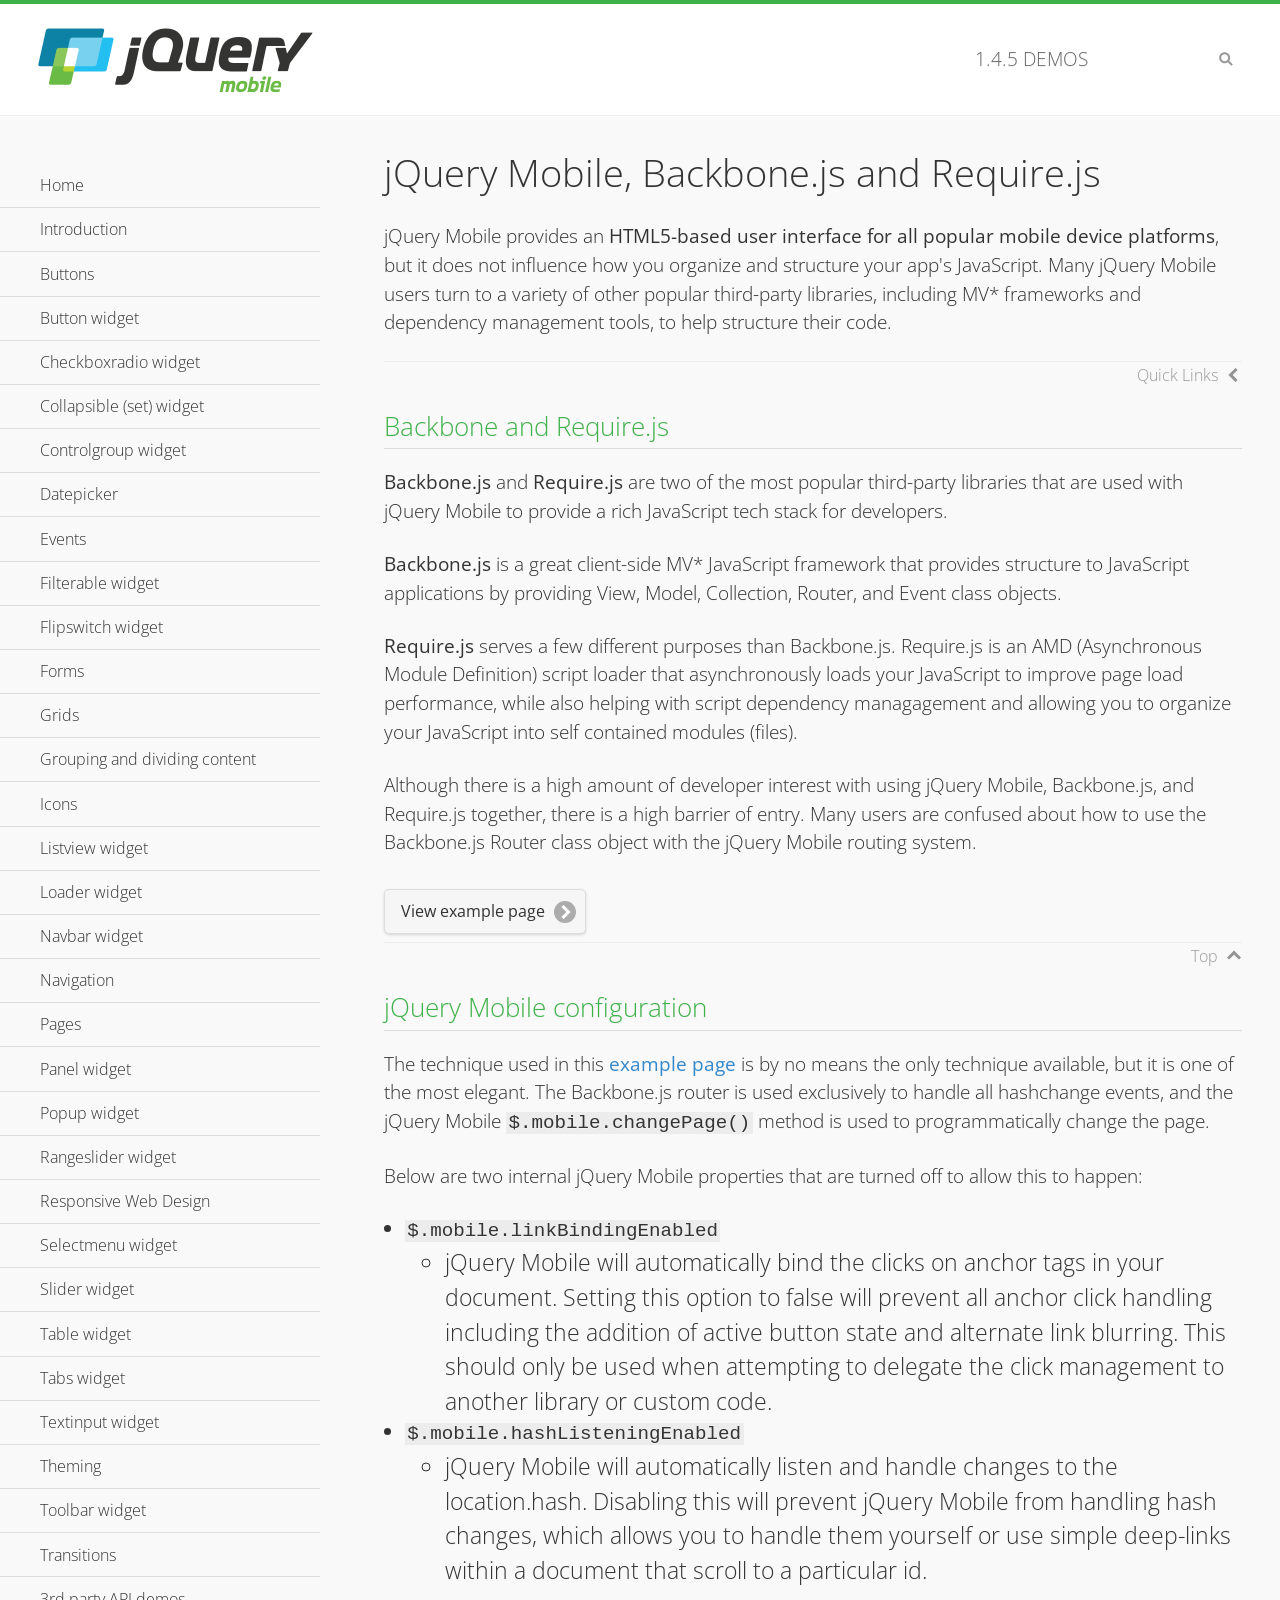
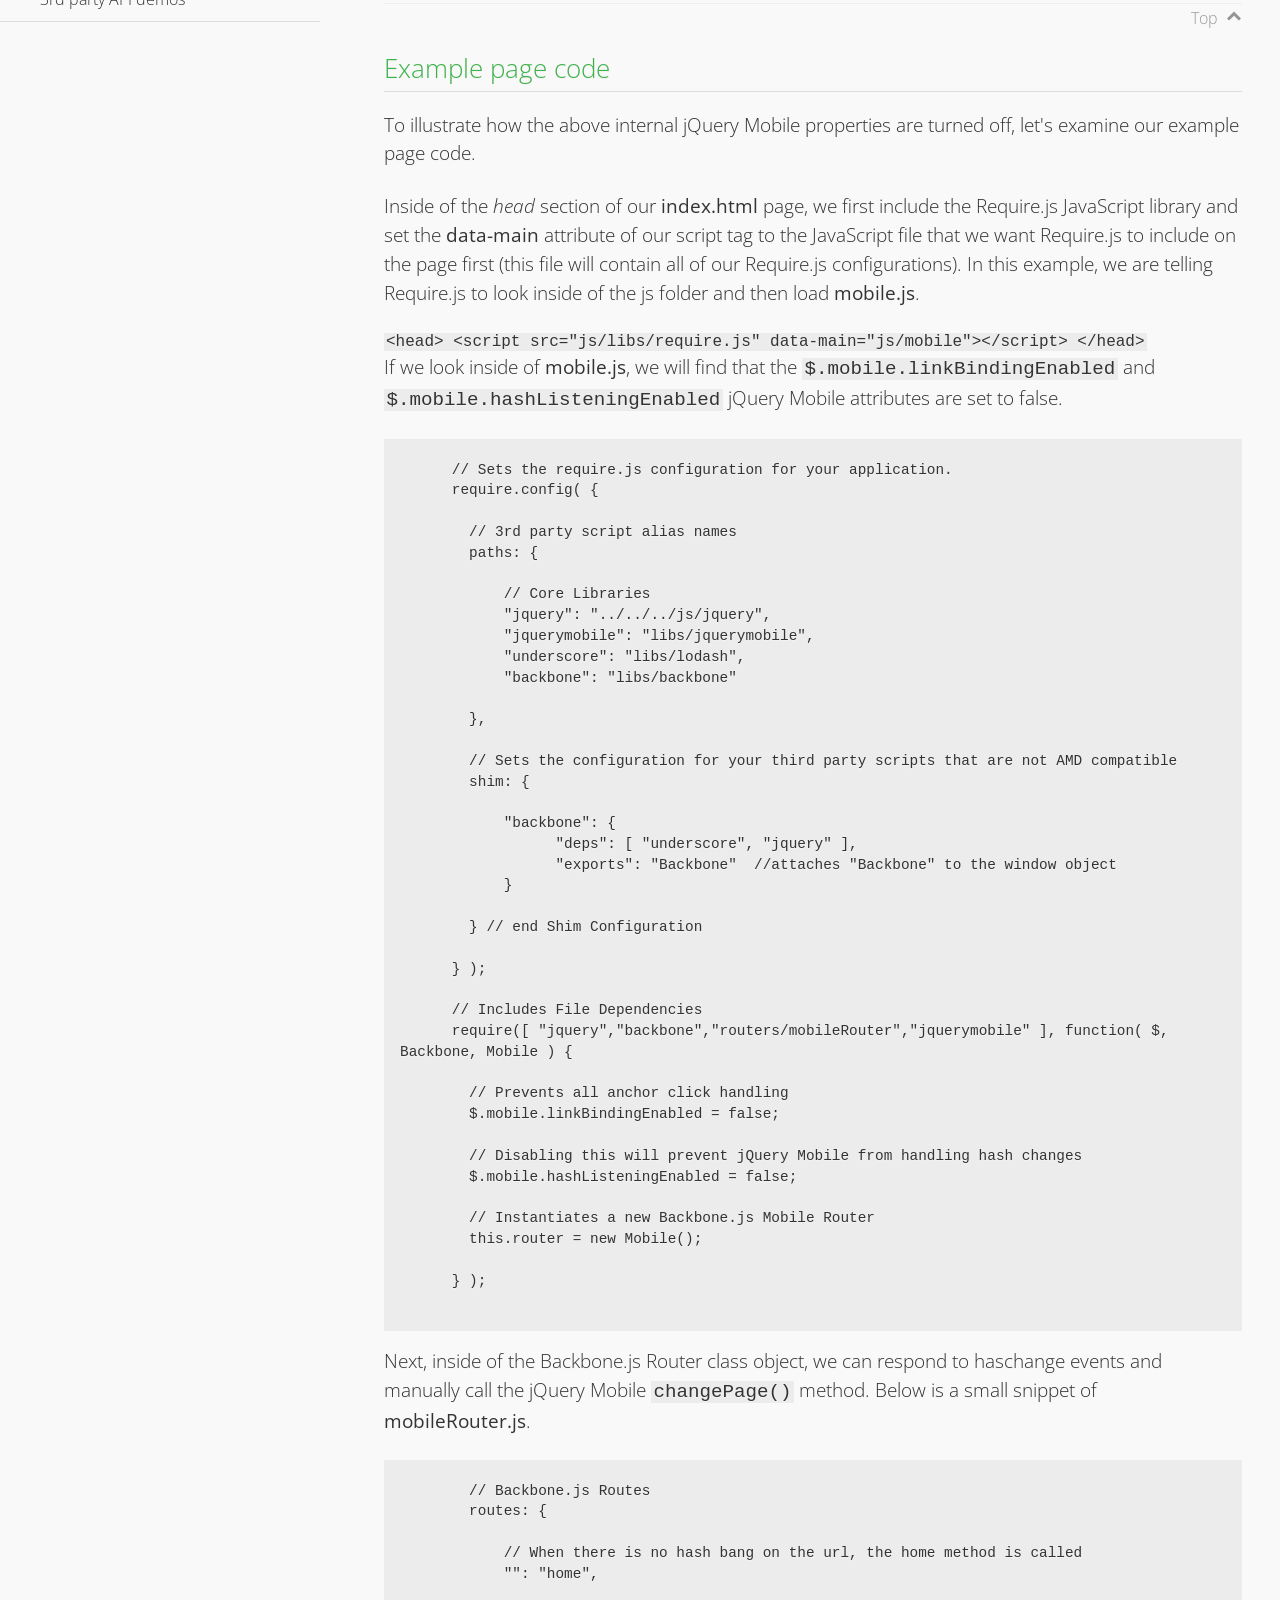
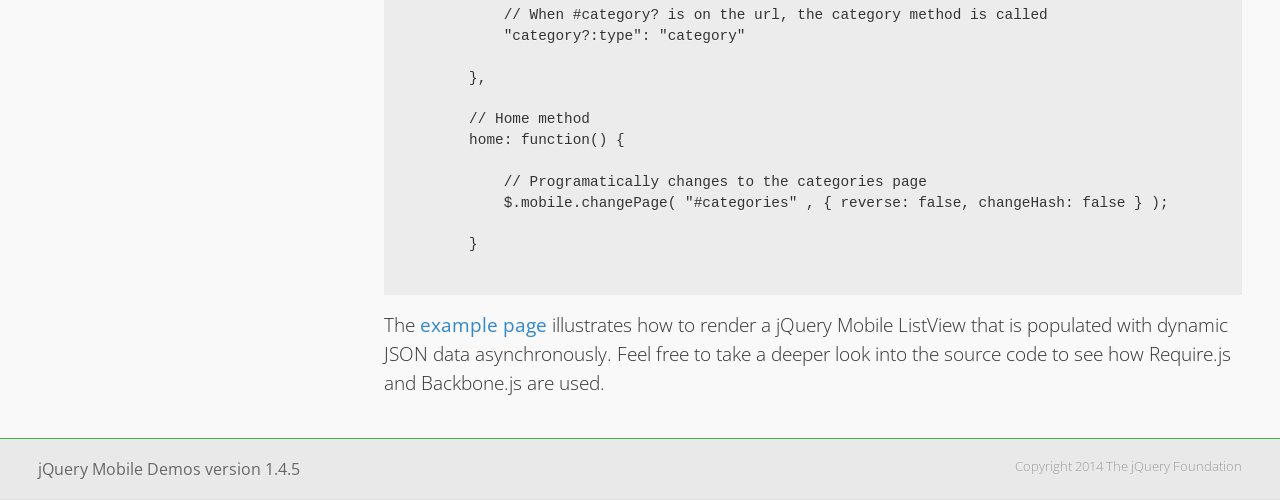
<file: css/demos/backbone-requirejs/index.html>
<!DOCTYPE html>
<html>
  <head>
  <meta charset="utf-8">
  <meta name="viewport" content="width=device-width, initial-scale=1">
  <title>jQuery Mobile - Backbone.js and Require.js Apps</title>
	<link rel="shortcut icon" href="../favicon.ico">
    <link rel="stylesheet" href="http://fonts.googleapis.com/css?family=Open+Sans:300,400,700">
	<link rel="stylesheet" href="../css/themes/default/jquery.mobile-1.4.5.min.css">
	<link rel="stylesheet" href="../_assets/css/jqm-demos.css">
	<script src="../js/jquery.js"></script>
	<script src="../_assets/js/index.js"></script>
	<script src="../js/jquery.mobile-1.4.5.min.js"></script>

</head>
<body>
<div data-role="page" class="jqm-demos" data-quicklinks="true">

    <div data-role="header" class="jqm-header">
		<h2><a href="../" title="jQuery Mobile Demos home"><img src="../_assets/img/jquery-logo.png" alt="jQuery Mobile"></a></h2>
		<p><span class="jqm-version"></span> Demos</p>
        <a href="#" class="jqm-navmenu-link ui-btn ui-btn-icon-notext ui-corner-all ui-icon-bars ui-nodisc-icon ui-alt-icon ui-btn-left">Menu</a>
        <a href="#" class="jqm-search-link ui-btn ui-btn-icon-notext ui-corner-all ui-icon-search ui-nodisc-icon ui-alt-icon ui-btn-right">Search</a>
    </div><!-- /header -->

	<div role="main" class="ui-content jqm-content">

      <h1>jQuery Mobile, Backbone.js and Require.js</h1>
      <p>jQuery Mobile provides an <strong>HTML5-based user interface for all popular mobile device platforms</strong>, but it does not influence how you organize and structure your app's JavaScript.  Many jQuery Mobile users turn to a variety of other popular third-party libraries, including MV* frameworks and dependency management tools, to help structure their code.
      </p>

	  <h2>Backbone and Require.js</h2>
      <p><strong>Backbone.js</strong> and <strong>Require.js</strong> are two of the most popular third-party libraries that are used with jQuery Mobile to provide a rich JavaScript tech stack for developers.
      </p>
      <p><strong>Backbone.js</strong> is a great client-side MV* JavaScript framework that provides structure to JavaScript applications by providing View, Model, Collection, Router, and Event class objects.
      </p>
      <p><strong>Require.js</strong> serves a few different purposes than Backbone.js. Require.js is an AMD (Asynchronous Module Definition) script loader that asynchronously loads your JavaScript to improve page load performance, while also helping with script dependency managagement and allowing you to organize your JavaScript into self contained modules (files).
      </p>
      <p>Although there is a high amount of developer interest with using jQuery Mobile, Backbone.js, and Require.js together, there is a high barrier of entry.  Many users are confused about how to use the Backbone.js Router class object with the jQuery Mobile routing system.</p>

	   <a href="backbone-require.html" rel="external" class="ui-btn ui-btn-inline ui-corner-all ui-shadow ui-btn-icon-right ui-icon-carat-r">View example page</a>

      <h2>jQuery Mobile configuration</h2>

      <p>The technique used in this <a href="backbone-require.html" rel="external">example page</a> is by no means the only technique available, but it is one of the most elegant.  The Backbone.js router is used exclusively to handle all hashchange events, and the jQuery Mobile <code>$.mobile.changePage()</code> method is used to programmatically change the page.</p>

      <p>Below are two internal jQuery Mobile properties that are turned off to allow this to happen:</p>

      <ul>
        <li><code>$.mobile.linkBindingEnabled</code>
          <ul>
            <li>jQuery Mobile will automatically bind the clicks on anchor tags in your document. Setting this option to false will prevent all anchor click handling including the addition of active button state and alternate link blurring. This should only be used when attempting to delegate the click management to another library or custom code.</li>
            </ul>
        </li>
        <li><code>$.mobile.hashListeningEnabled</code>
          <ul>
            <li>jQuery Mobile will automatically listen and handle changes to the location.hash. Disabling this will prevent jQuery Mobile from handling hash changes, which allows you to handle them yourself or use simple deep-links within a document that scroll to a particular id.</li>
            </ul>
        </li>
      </ul>

	  <h2>Example page code</h2>
      <p>To illustrate how the above internal jQuery Mobile properties are turned off, let's examine our example page code.</p>

      <p>Inside of the <em>head</em> section of our <strong>index.html</strong> page, we first include the Require.js JavaScript library and set the <strong>data-main</strong> attribute of our script tag to the JavaScript file that we want Require.js to include on the page first (this file will contain all of our Require.js configurations).  In this example, we are telling Require.js to look inside of the js folder and then load <strong>mobile.js</strong>.
      </p>

      <code>
        &lt;head&gt;
          &lt;script src=&quot;js/libs/require.js&quot; data-main=&quot;js/mobile&quot;&gt;&lt;/script&gt;
        &lt;/head&gt;
      </code>
      <p>If we look inside of <strong>mobile.js</strong>, we will find that the <code>$.mobile.linkBindingEnabled</code> and <code>$.mobile.hashListeningEnabled</code> jQuery Mobile attributes are set to false.
      </p>
      <pre>
      <code>
      // Sets the require.js configuration for your application.
      require.config( {

        // 3rd party script alias names
        paths: {

            // Core Libraries
            "jquery": "../../../js/jquery",
            "jquerymobile": "libs/jquerymobile",
            "underscore": "libs/lodash",
            "backbone": "libs/backbone"

        },

        // Sets the configuration for your third party scripts that are not AMD compatible
        shim: {

            "backbone": {
                  "deps": [ "underscore", "jquery" ],
                  "exports": "Backbone"  //attaches "Backbone" to the window object
            }

        } // end Shim Configuration

      } );

      // Includes File Dependencies
      require([ "jquery","backbone","routers/mobileRouter","jquerymobile" ], function( $, Backbone, Mobile ) {

        // Prevents all anchor click handling
        $.mobile.linkBindingEnabled = false;

        // Disabling this will prevent jQuery Mobile from handling hash changes
        $.mobile.hashListeningEnabled = false;

        // Instantiates a new Backbone.js Mobile Router
        this.router = new Mobile();

      } );
</code>
</pre>
<p>Next, inside of the Backbone.js Router class object, we can respond to haschange events and manually call the jQuery Mobile <code>changePage()</code> method.  Below is a small snippet of <strong>mobileRouter.js</strong>.</p>
<pre>
<code>
        // Backbone.js Routes
        routes: {

            // When there is no hash bang on the url, the home method is called
            "": "home",

            // When #category? is on the url, the category method is called
            "category?:type": "category"

        },

        // Home method
        home: function() {

            // Programatically changes to the categories page
            $.mobile.changePage( "#categories" , { reverse: false, changeHash: false } );

        }
</code>
</pre>

		<p>The <a href="backbone-require.html" rel="external">example page</a> illustrates how to render a jQuery Mobile ListView that is populated with dynamic JSON data asynchronously. Feel free to take a deeper look into the source code to see how Require.js and Backbone.js are used.</p>

    </div><!-- /content -->
	    <div data-role="panel" class="jqm-navmenu-panel" data-position="left" data-display="overlay" data-theme="a">
	    	<ul class="jqm-list ui-alt-icon ui-nodisc-icon">
<li data-filtertext="demos homepage" data-icon="home"><a href=".././">Home</a></li>
<li data-filtertext="introduction overview getting started"><a href="../intro/" data-ajax="false">Introduction</a></li>
<li data-filtertext="buttons button markup buttonmarkup method anchor link button element"><a href="../button-markup/" data-ajax="false">Buttons</a></li>
<li data-filtertext="form button widget input button submit reset"><a href="../button/" data-ajax="false">Button widget</a></li>
<li data-role="collapsible" data-enhanced="true" data-collapsed-icon="carat-d" data-expanded-icon="carat-u" data-iconpos="right" data-inset="false" class="ui-collapsible ui-collapsible-themed-content ui-collapsible-collapsed">
	<h3 class="ui-collapsible-heading ui-collapsible-heading-collapsed">
		<a href="#" class="ui-collapsible-heading-toggle ui-btn ui-btn-icon-right ui-btn-inherit ui-icon-carat-d">
		    Checkboxradio widget<span class="ui-collapsible-heading-status"> click to expand contents</span>
		</a>
	</h3>
	<div class="ui-collapsible-content ui-body-inherit ui-collapsible-content-collapsed" aria-hidden="true">
		<ul>
			<li data-filtertext="form checkboxradio widget checkbox input checkboxes controlgroups"><a href="../checkboxradio-checkbox/" data-ajax="false">Checkboxes</a></li>
			<li data-filtertext="form checkboxradio widget radio input radio buttons controlgroups"><a href="../checkboxradio-radio/" data-ajax="false">Radio buttons</a></li>
		</ul>
	</div>
</li>
<li data-role="collapsible" data-enhanced="true" data-collapsed-icon="carat-d" data-expanded-icon="carat-u" data-iconpos="right" data-inset="false" class="ui-collapsible ui-collapsible-themed-content ui-collapsible-collapsed">
	<h3 class="ui-collapsible-heading ui-collapsible-heading-collapsed">
		<a href="#" class="ui-collapsible-heading-toggle ui-btn ui-btn-icon-right ui-btn-inherit ui-icon-carat-d">
			Collapsible (set) widget<span class="ui-collapsible-heading-status"> click to expand contents</span>
		</a>
	</h3>
	<div class="ui-collapsible-content ui-body-inherit ui-collapsible-content-collapsed" aria-hidden="true">
		<ul>
			<li data-filtertext="collapsibles content formatting"><a href="../collapsible/" data-ajax="false">Collapsible</a></li>
			<li data-filtertext="dynamic collapsible set accordion append expand"><a href="../collapsible-dynamic/" data-ajax="false">Dynamic collapsibles</a></li>
			<li data-filtertext="accordions collapsible set widget content formatting grouped collapsibles"><a href="../collapsibleset/" data-ajax="false">Collapsible set</a></li>
		</ul>
	</div>
</li>
<li data-role="collapsible" data-enhanced="true" data-collapsed-icon="carat-d" data-expanded-icon="carat-u" data-iconpos="right" data-inset="false" class="ui-collapsible ui-collapsible-themed-content ui-collapsible-collapsed">
	<h3 class="ui-collapsible-heading ui-collapsible-heading-collapsed">
		<a href="#" class="ui-collapsible-heading-toggle ui-btn ui-btn-icon-right ui-btn-inherit ui-icon-carat-d">
			Controlgroup widget<span class="ui-collapsible-heading-status"> click to expand contents</span>
		</a>
	</h3>
	<div class="ui-collapsible-content ui-body-inherit ui-collapsible-content-collapsed" aria-hidden="true">
		<ul>
			<li data-filtertext="controlgroups selectmenu checkboxradio input grouped buttons horizontal vertical"><a href="../controlgroup/" data-ajax="false">Controlgroup</a></li>
			<li data-filtertext="dynamic controlgroup dynamically add buttons"><a href="../controlgroup-dynamic/" data-ajax="false">Dynamic controlgroups</a></li>
		</ul>
	</div>
</li>
<li data-filtertext="form datepicker widget date input"><a href="../datepicker/" data-ajax="false">Datepicker</a></li>
<li data-role="collapsible" data-enhanced="true" data-collapsed-icon="carat-d" data-expanded-icon="carat-u" data-iconpos="right" data-inset="false" class="ui-collapsible ui-collapsible-themed-content ui-collapsible-collapsed">
	<h3 class="ui-collapsible-heading ui-collapsible-heading-collapsed">
		<a href="#" class="ui-collapsible-heading-toggle ui-btn ui-btn-icon-right ui-btn-inherit ui-icon-carat-d">
			Events<span class="ui-collapsible-heading-status"> click to expand contents</span>
		</a>
	</h3>
	<div class="ui-collapsible-content ui-body-inherit ui-collapsible-content-collapsed" aria-hidden="true">
		<ul>
			<li data-filtertext="swipe to delete list items listviews swipe events"><a href="../swipe-list/" data-ajax="false">Swipe list items</a></li>
			<li data-filtertext="swipe to navigate swipe page navigation swipe events"><a href="../swipe-page/" data-ajax="false">Swipe page navigation</a></li>
		</ul>
	</div>
</li>
<li data-filtertext="filterable filter elements sorting searching listview table"><a href="../filterable/" data-ajax="false">Filterable widget</a></li>
<li data-filtertext="form flipswitch widget flip toggle switch binary select checkbox input"><a href="../flipswitch/" data-ajax="false">Flipswitch widget</a></li>
<li data-role="collapsible" data-enhanced="true" data-collapsed-icon="carat-d" data-expanded-icon="carat-u" data-iconpos="right" data-inset="false" class="ui-collapsible ui-collapsible-themed-content ui-collapsible-collapsed">
	<h3 class="ui-collapsible-heading ui-collapsible-heading-collapsed">
		<a href="#" class="ui-collapsible-heading-toggle ui-btn ui-btn-icon-right ui-btn-inherit ui-icon-carat-d">
			Forms<span class="ui-collapsible-heading-status"> click to expand contents</span>
		</a>
	</h3>
	<div class="ui-collapsible-content ui-body-inherit ui-collapsible-content-collapsed" aria-hidden="true">
		<ul>
			<li data-filtertext="forms text checkbox radio range button submit reset inputs selects textarea slider flipswitch label form elements"><a href="../forms/" data-ajax="false">Forms</a></li>
			<li data-filtertext="form hide labels hidden accessible ui-hidden-accessible forms"><a href="../forms-label-hidden-accessible/" data-ajax="false">Hide labels</a></li>
			<li data-filtertext="form field containers fieldcontain ui-field-contain forms"><a href="../forms-field-contain/" data-ajax="false">Field containers</a></li>
			<li data-filtertext="forms disabled form elements"><a href="../forms-disabled/" data-ajax="false">Forms disabled</a></li>
			<li data-filtertext="forms gallery examples overview forms text checkbox radio range button submit reset inputs selects textarea slider flipswitch label form elements"><a href="../forms-gallery/" data-ajax="false">Forms gallery</a></li>
		</ul>
	</div>
</li>
<li data-role="collapsible" data-enhanced="true" data-collapsed-icon="carat-d" data-expanded-icon="carat-u" data-iconpos="right" data-inset="false" class="ui-collapsible ui-collapsible-themed-content ui-collapsible-collapsed">
	<h3 class="ui-collapsible-heading ui-collapsible-heading-collapsed">
		<a href="#" class="ui-collapsible-heading-toggle ui-btn ui-btn-icon-right ui-btn-inherit ui-icon-carat-d">
			Grids<span class="ui-collapsible-heading-status"> click to expand contents</span>
		</a>
	</h3>
	<div class="ui-collapsible-content ui-body-inherit ui-collapsible-content-collapsed" aria-hidden="true">
		<ul>
			<li data-filtertext="grids columns blocks content formatting rwd responsive css framework"><a href="../grids/" data-ajax="false">Grids</a></li>
			<li data-filtertext="buttons in grids css framework"><a href="../grids-buttons/" data-ajax="false">Buttons in grids</a></li>
			<li data-filtertext="custom responsive grids rwd css framework"><a href="../grids-custom-responsive/" data-ajax="false">Custom responsive grids</a></li>
		</ul>
	</div>
</li>
<li data-filtertext="blocks content formatting sections heading"><a href="../body-bar-classes/" data-ajax="false">Grouping and dividing content</a></li>
<li data-role="collapsible" data-enhanced="true" data-collapsed-icon="carat-d" data-expanded-icon="carat-u" data-iconpos="right" data-inset="false" class="ui-collapsible ui-collapsible-themed-content ui-collapsible-collapsed">
	<h3 class="ui-collapsible-heading ui-collapsible-heading-collapsed">
		<a href="#" class="ui-collapsible-heading-toggle ui-btn ui-btn-icon-right ui-btn-inherit ui-icon-carat-d">
			Icons<span class="ui-collapsible-heading-status"> click to expand contents</span>
		</a>
	</h3>
	<div class="ui-collapsible-content ui-body-inherit ui-collapsible-content-collapsed" aria-hidden="true">
		<ul>
			<li data-filtertext="button icons svg disc alt custom icon position"><a href="../icons/" data-ajax="false">Icons</a></li>
			<li data-filtertext=""><a href="../icons-grunticon/" data-ajax="false">Grunticon loader</a></li>
		</ul>
	</div>
</li>
<li data-role="collapsible" data-enhanced="true" data-collapsed-icon="carat-d" data-expanded-icon="carat-u" data-iconpos="right" data-inset="false" class="ui-collapsible ui-collapsible-themed-content ui-collapsible-collapsed">
	<h3 class="ui-collapsible-heading ui-collapsible-heading-collapsed">
		<a href="#" class="ui-collapsible-heading-toggle ui-btn ui-btn-icon-right ui-btn-inherit ui-icon-carat-d">
			Listview widget<span class="ui-collapsible-heading-status"> click to expand contents</span>
		</a>
	</h3>
	<div class="ui-collapsible-content ui-body-inherit ui-collapsible-content-collapsed" aria-hidden="true">
		<ul>
			<li data-filtertext="listview widget thumbnails icons nested split button collapsible ul ol"><a href="../listview/" data-ajax="false">Listview</a></li>
			<li data-filtertext="autocomplete filterable reveal listview filtertextbeforefilter placeholder"><a href="../listview-autocomplete/" data-ajax="false">Listview autocomplete</a></li>
			<li data-filtertext="autocomplete filterable reveal listview remote data filtertextbeforefilter placeholder"><a href="../listview-autocomplete-remote/" data-ajax="false">Listview autocomplete remote data</a></li>
			<li data-filtertext="autodividers anchor jump scroll linkbars listview lists ul ol"><a href="../listview-autodividers-linkbar/" data-ajax="false">Listview autodividers linkbar</a></li>
			<li data-filtertext="listview autodividers selector autodividersselector lists ul ol"><a href="../listview-autodividers-selector/" data-ajax="false">Listview autodividers selector</a></li>
			<li data-filtertext="listview nested list items"><a href="../listview-nested-lists/" data-ajax="false">Nested Listviews</a></li>
			<li data-filtertext="listview collapsible list items flat"><a href="../listview-collapsible-item-flat/" data-ajax="false">Listview collapsible list items (flat)</a></li>
			<li data-filtertext="listview collapsible list indented"><a href="../listview-collapsible-item-indented/" data-ajax="false">Listview collapsible list items (indented)</a></li>
			<li data-filtertext="grid listview responsive grids responsive listviews lists ul"><a href="../listview-grid/" data-ajax="false">Listview responsive grid</a></li>
		</ul>
	</div>
</li>
<li data-filtertext="loader widget page loading navigation overlay spinner"><a href="../loader/" data-ajax="false">Loader widget</a></li>
<li data-filtertext="navbar widget navmenu toolbars header footer"><a href="../navbar/" data-ajax="false">Navbar widget</a></li>
<li data-role="collapsible" data-enhanced="true" data-collapsed-icon="carat-d" data-expanded-icon="carat-u" data-iconpos="right" data-inset="false" class="ui-collapsible ui-collapsible-themed-content ui-collapsible-collapsed">
	<h3 class="ui-collapsible-heading ui-collapsible-heading-collapsed">
		<a href="#" class="ui-collapsible-heading-toggle ui-btn ui-btn-icon-right ui-btn-inherit ui-icon-carat-d">
			Navigation<span class="ui-collapsible-heading-status"> click to expand contents</span>
		</a>
	</h3>
	<div class="ui-collapsible-content ui-body-inherit ui-collapsible-content-collapsed" aria-hidden="true">
		<ul>
			<li data-filtertext="ajax navigation navigate widget history event method"><a href="../navigation/" data-ajax="false">Navigation</a></li>
			<li data-filtertext="linking pages page links navigation ajax prefetch cache"><a href="../navigation-linking-pages/" data-ajax="false">Linking pages</a></li>
			<!-- <li data-filtertext="php redirect server redirection server-side navigation"><a href="../navigation-php-redirect/" data-ajax="false">PHP redirect demo</a></li>-->
			<li data-filtertext="navigation redirection hash query"><a href="../navigation-hash-processing/" data-ajax="false">Hash processing demo</a></li>
			<li data-filtertext="navigation redirection hash query"><a href="../page-events/" data-ajax="false">Page Navigation Events</a></li>
		</ul>
	</div>
</li>
<li data-role="collapsible" data-enhanced="true" data-collapsed-icon="carat-d" data-expanded-icon="carat-u" data-iconpos="right" data-inset="false" class="ui-collapsible ui-collapsible-themed-content ui-collapsible-collapsed">
	<h3 class="ui-collapsible-heading ui-collapsible-heading-collapsed">
		<a href="#" class="ui-collapsible-heading-toggle ui-btn ui-btn-icon-right ui-btn-inherit ui-icon-carat-d">
			Pages<span class="ui-collapsible-heading-status"> click to expand contents</span>
		</a>
	</h3>
	<div class="ui-collapsible-content ui-body-inherit ui-collapsible-content-collapsed" aria-hidden="true">
		<ul>
			<li data-filtertext="pages page widget ajax navigation"><a href="../pages/" data-ajax="false">Pages</a></li>
			<li data-filtertext="single page"><a href="../pages-single-page/" data-ajax="false">Single page</a></li>
			<li data-filtertext="multipage multi-page page"><a href="../pages-multi-page/" data-ajax="false">Multi-page template</a></li>
			<li data-filtertext="dialog page widget modal popup"><a href="../pages-dialog/" data-ajax="false">Dialog page</a></li>
		</ul>
	</div>
</li>
<li data-role="collapsible" data-enhanced="true" data-collapsed-icon="carat-d" data-expanded-icon="carat-u" data-iconpos="right" data-inset="false" class="ui-collapsible ui-collapsible-themed-content ui-collapsible-collapsed">
	<h3 class="ui-collapsible-heading ui-collapsible-heading-collapsed">
		<a href="#" class="ui-collapsible-heading-toggle ui-btn ui-btn-icon-right ui-btn-inherit ui-icon-carat-d">
			Panel widget<span class="ui-collapsible-heading-status"> click to expand contents</span>
		</a>
	</h3>
	<div class="ui-collapsible-content ui-body-inherit ui-collapsible-content-collapsed" aria-hidden="true">
		<ul>
			<li data-filtertext="panel widget sliding panels reveal push overlay responsive"><a href="../panel/" data-ajax="false">Panel</a></li>
			<li data-filtertext=""><a href="../panel-external/" data-ajax="false">External panels</a></li>
			<li data-filtertext="panel "><a href="../panel-fixed/" data-ajax="false">Fixed panels</a></li>
			<li data-filtertext="panel slide panels sliding panels shadow rwd responsive breakpoint"><a href="../panel-responsive/" data-ajax="false">Panels responsive</a></li>
			<li data-filtertext="panel custom style custom panel width reveal shadow listview panel styling page background wrapper"><a href="../panel-styling/" data-ajax="false">Custom panel style</a></li>
			<li data-filtertext="panel open on swipe"><a href="../panel-swipe-open/" data-ajax="false">Panel open on swipe</a></li>
			<li data-filtertext="panels outside page internal external toolbars"><a href="../panel-external-internal/" data-ajax="false">Panel external and internal</a></li>
		</ul>
	</div>
</li>
<li data-role="collapsible" data-enhanced="true" data-collapsed-icon="carat-d" data-expanded-icon="carat-u" data-iconpos="right" data-inset="false" class="ui-collapsible ui-collapsible-themed-content ui-collapsible-collapsed">
	<h3 class="ui-collapsible-heading ui-collapsible-heading-collapsed">
		<a href="#" class="ui-collapsible-heading-toggle ui-btn ui-btn-icon-right ui-btn-inherit ui-icon-carat-d">
			Popup widget<span class="ui-collapsible-heading-status"> click to expand contents</span>
		</a>
	</h3>
	<div class="ui-collapsible-content ui-body-inherit ui-collapsible-content-collapsed" aria-hidden="true">
		<ul>
			<li data-filtertext="popup widget popups dialog modal transition tooltip lightbox form overlay screen flip pop fade transition"><a href="../popup/" data-ajax="false">Popup</a></li>
			<li data-filtertext="popup alignment position"><a href="../popup-alignment/" data-ajax="false">Popup alignment</a></li>
			<li data-filtertext="popup arrow size popups popover"><a href="../popup-arrow-size/" data-ajax="false">Popup arrow size</a></li>
			<li data-filtertext="dynamic popups popup images lightbox"><a href="../popup-dynamic/" data-ajax="false">Dynamic popups</a></li>
			<li data-filtertext="popups with iframes scaling"><a href="../popup-iframe/" data-ajax="false">Popups with iframes</a></li>
			<li data-filtertext="popup image scaling"><a href="../popup-image-scaling/" data-ajax="false">Popup image scaling</a></li>
			<li data-filtertext="external popup outside multi-page"><a href="../popup-outside-multipage/" data-ajax="false">Popup outside multi-page</a></li>
		</ul>
	</div>
</li>
<li data-filtertext="form rangeslider widget dual sliders dual handle sliders range input"><a href="../rangeslider/" data-ajax="false">Rangeslider widget</a></li>
<li data-filtertext="responsive web design rwd adaptive progressive enhancement PE accessible mobile breakpoints media query media queries"><a href="../rwd/" data-ajax="false">Responsive Web Design</a></li>
<li data-role="collapsible" data-enhanced="true" data-collapsed-icon="carat-d" data-expanded-icon="carat-u" data-iconpos="right" data-inset="false" class="ui-collapsible ui-collapsible-themed-content ui-collapsible-collapsed">
	<h3 class="ui-collapsible-heading ui-collapsible-heading-collapsed">
		<a href="#" class="ui-collapsible-heading-toggle ui-btn ui-btn-icon-right ui-btn-inherit ui-icon-carat-d">
			Selectmenu widget<span class="ui-collapsible-heading-status"> click to expand contents</span>
		</a>
	</h3>
	<div class="ui-collapsible-content ui-body-inherit ui-collapsible-content-collapsed" aria-hidden="true">
		<ul>
			<li data-filtertext="form selectmenu widget select input custom select menu selects"><a href="../selectmenu/" data-ajax="false">Selectmenu</a></li>
			<li data-filtertext="form custom select menu selectmenu widget custom menu option optgroup multiple selects"><a href="../selectmenu-custom/" data-ajax="false">Custom select menu</a></li>
			<li data-filtertext="filterable select filter popup dialog"><a href="../selectmenu-custom-filter/" data-ajax="false">Custom select menu with filter</a></li>
		</ul>
	</div>
</li>
<li data-role="collapsible" data-enhanced="true" data-collapsed-icon="carat-d" data-expanded-icon="carat-u" data-iconpos="right" data-inset="false" class="ui-collapsible ui-collapsible-themed-content ui-collapsible-collapsed">
	<h3 class="ui-collapsible-heading ui-collapsible-heading-collapsed">
		<a href="#" class="ui-collapsible-heading-toggle ui-btn ui-btn-icon-right ui-btn-inherit ui-icon-carat-d">
			Slider widget<span class="ui-collapsible-heading-status"> click to expand contents</span>
		</a>
	</h3>
	<div class="ui-collapsible-content ui-body-inherit ui-collapsible-content-collapsed" aria-hidden="true">
		<ul>
			<li data-filtertext="form slider widget range input single sliders"><a href="../slider/" data-ajax="false">Slider</a></li>
			<li data-filtertext="form slider widget flipswitch slider binary select flip toggle switch"><a href="../slider-flipswitch/" data-ajax="false">Slider flip toggle switch</a></li>
			<li data-filtertext="form slider tooltip handle value input range sliders"><a href="../slider-tooltip/" data-ajax="false">Slider tooltip</a></li>
		</ul>
	</div>
</li>
<li data-role="collapsible" data-enhanced="true" data-collapsed-icon="carat-d" data-expanded-icon="carat-u" data-iconpos="right" data-inset="false" class="ui-collapsible ui-collapsible-themed-content ui-collapsible-collapsed">
	<h3 class="ui-collapsible-heading ui-collapsible-heading-collapsed">
		<a href="#" class="ui-collapsible-heading-toggle ui-btn ui-btn-icon-right ui-btn-inherit ui-icon-carat-d">
			Table widget<span class="ui-collapsible-heading-status"> click to expand contents</span>
		</a>
	</h3>
	<div class="ui-collapsible-content ui-body-inherit ui-collapsible-content-collapsed" aria-hidden="true">
		<ul>
			<li data-filtertext="table widget reflow column toggle th td responsive tables rwd hide show tabular"><a href="../table-column-toggle/" data-ajax="false">Table Column Toggle</a></li>
			<li data-filtertext="table column toggle phone comparison demo"><a href="../table-column-toggle-example/" data-ajax="false">Table Column Toggle demo</a></li>
			<li data-filtertext="responsive tables table column toggle heading groups rwd breakpoint"><a href="../table-column-toggle-heading-groups/" data-ajax="false">Table Column Toggle heading groups</a></li>
			<li data-filtertext="responsive tables table column toggle hide rwd breakpoint customization options"><a href="../table-column-toggle-options/" data-ajax="false">Table Column Toggle options</a></li>
			<li data-filtertext="table reflow th td responsive rwd columns tabular"><a href="../table-reflow/" data-ajax="false">Table Reflow</a></li>
			<li data-filtertext="responsive tables table reflow heading groups rwd breakpoint"><a href="../table-reflow-heading-groups/" data-ajax="false">Table Reflow heading groups</a></li>
			<li data-filtertext="responsive tables table reflow stripes strokes table style"><a href="../table-reflow-stripes-strokes/" data-ajax="false">Table Reflow stripes and strokes</a></li>
			<li data-filtertext="responsive tables table reflow stack custom styles"><a href="../table-reflow-styling/" data-ajax="false">Table Reflow custom styles</a></li>
		</ul>
	</div>
</li>
<li data-filtertext="ui tabs widget"><a href="../tabs/" data-ajax="false">Tabs widget</a></li>
<li data-filtertext="form textinput widget text input textarea number date time tel email file color password"><a href="../textinput/" data-ajax="false">Textinput widget</a></li>
<li data-role="collapsible" data-enhanced="true" data-collapsed-icon="carat-d" data-expanded-icon="carat-u" data-iconpos="right" data-inset="false" class="ui-collapsible ui-collapsible-themed-content ui-collapsible-collapsed">
	<h3 class="ui-collapsible-heading ui-collapsible-heading-collapsed">
		<a href="#" class="ui-collapsible-heading-toggle ui-btn ui-btn-icon-right ui-btn-inherit ui-icon-carat-d">
			Theming<span class="ui-collapsible-heading-status"> click to expand contents</span>
		</a>
	</h3>
	<div class="ui-collapsible-content ui-body-inherit ui-collapsible-content-collapsed" aria-hidden="true">
		<ul>
			<li data-filtertext="default theme swatches theming style css"><a href="../theme-default/" data-ajax="false">Default theme</a></li>
			<li data-filtertext="classic theme old theme swatches theming style css"><a href="../theme-classic/" data-ajax="false">Classic theme</a></li>
		</ul>
	</div>
</li>
<li data-role="collapsible" data-enhanced="true" data-collapsed-icon="carat-d" data-expanded-icon="carat-u" data-iconpos="right" data-inset="false" class="ui-collapsible ui-collapsible-themed-content ui-collapsible-collapsed">
	<h3 class="ui-collapsible-heading ui-collapsible-heading-collapsed">
		<a href="#" class="ui-collapsible-heading-toggle ui-btn ui-btn-icon-right ui-btn-inherit ui-icon-carat-d">
			Toolbar widget<span class="ui-collapsible-heading-status"> click to expand contents</span>
		</a>
	</h3>
	<div class="ui-collapsible-content ui-body-inherit ui-collapsible-content-collapsed" aria-hidden="true">
		<ul>
			<li data-filtertext="toolbar widget header footer toolbars fixed fullscreen external sections"><a href="../toolbar/" data-ajax="false">Toolbar</a></li>
			<li data-filtertext="dynamic toolbars dynamically add toolbar header footer"><a href="../toolbar-dynamic/" data-ajax="false">Dynamic toolbars</a></li>
			<li data-filtertext="external toolbars header footer"><a href="../toolbar-external/" data-ajax="false">External toolbars</a></li>
			<li data-filtertext="fixed toolbars header footer"><a href="../toolbar-fixed/" data-ajax="false">Fixed toolbars</a></li>
			<li data-filtertext="fixed fullscreen toolbars header footer"><a href="../toolbar-fixed-fullscreen/" data-ajax="false">Fullscreen toolbars</a></li>
			<li data-filtertext="external fixed toolbars header footer"><a href="../toolbar-fixed-external/" data-ajax="false">Fixed external toolbars</a></li>
			<li data-filtertext="external persistent toolbars header footer navbar navmenu"><a href="../toolbar-fixed-persistent/" data-ajax="false">Persistent toolbars</a></li>
			<li data-filtertext="external ajax optimized toolbars persistent toolbars header footer navbar"><a href="../toolbar-fixed-persistent-optimized/" data-ajax="false">Ajax optimized toolbars</a></li>
			<li data-filtertext="form in toolbars header footer"><a href="../toolbar-fixed-forms/" data-ajax="false">Form in toolbar</a></li>
		</ul>
	</div>
</li>
<li data-filtertext="page transitions animated pages popup navigation flip slide fade pop"><a href="../transitions/" data-ajax="false">Transitions</a></li>
<li data-role="collapsible" data-enhanced="true" data-collapsed-icon="carat-d" data-expanded-icon="carat-u" data-iconpos="right" data-inset="false" class="ui-collapsible ui-collapsible-themed-content ui-collapsible-collapsed">
	<h3 class="ui-collapsible-heading ui-collapsible-heading-collapsed">
		<a href="#" class="ui-collapsible-heading-toggle ui-btn ui-btn-icon-right ui-btn-inherit ui-icon-carat-d">
			3rd party API demos<span class="ui-collapsible-heading-status"> click to expand contents</span>
		</a>
	</h3>
	<div class="ui-collapsible-content ui-body-inherit ui-collapsible-content-collapsed" aria-hidden="true">
		<ul>
			<li data-filtertext="backbone requirejs navigation router"><a href="../backbone-requirejs/" data-ajax="false">Backbone RequireJS</a></li>
			<li data-filtertext="google maps geolocation demo"><a href="../map-geolocation/" data-ajax="false">Google Maps geolocation</a></li>
			<li data-filtertext="google maps hybrid"><a href="../map-list-toggle/" data-ajax="false">Google Maps list toggle</a></li>
		</ul>
	</div>
</li>



		     </ul>
		</div><!-- /panel -->


    <div data-role="footer" data-position="fixed" data-tap-toggle="false" class="jqm-footer">
        <p>jQuery Mobile Demos version <span class="jqm-version"></span></p>
        <p>Copyright 2014 The jQuery Foundation</p>
    </div><!-- /footer -->
	<!-- TODO: This should become an external panel so we can add input to markup (unique ID) -->
    <div data-role="panel" class="jqm-search-panel" data-position="right" data-display="overlay" data-theme="a">
		<div class="jqm-search">
			<ul class="jqm-list" data-filter-placeholder="Search demos..." data-filter-reveal="true">
<li data-filtertext="demos homepage" data-icon="home"><a href=".././">Home</a></li>
<li data-filtertext="introduction overview getting started"><a href="../intro/" data-ajax="false">Introduction</a></li>
<li data-filtertext="buttons button markup buttonmarkup method anchor link button element"><a href="../button-markup/" data-ajax="false">Buttons</a></li>
<li data-filtertext="form button widget input button submit reset"><a href="../button/" data-ajax="false">Button widget</a></li>
<li data-role="collapsible" data-enhanced="true" data-collapsed-icon="carat-d" data-expanded-icon="carat-u" data-iconpos="right" data-inset="false" class="ui-collapsible ui-collapsible-themed-content ui-collapsible-collapsed">
	<h3 class="ui-collapsible-heading ui-collapsible-heading-collapsed">
		<a href="#" class="ui-collapsible-heading-toggle ui-btn ui-btn-icon-right ui-btn-inherit ui-icon-carat-d">
		    Checkboxradio widget<span class="ui-collapsible-heading-status"> click to expand contents</span>
		</a>
	</h3>
	<div class="ui-collapsible-content ui-body-inherit ui-collapsible-content-collapsed" aria-hidden="true">
		<ul>
			<li data-filtertext="form checkboxradio widget checkbox input checkboxes controlgroups"><a href="../checkboxradio-checkbox/" data-ajax="false">Checkboxes</a></li>
			<li data-filtertext="form checkboxradio widget radio input radio buttons controlgroups"><a href="../checkboxradio-radio/" data-ajax="false">Radio buttons</a></li>
		</ul>
	</div>
</li>
<li data-role="collapsible" data-enhanced="true" data-collapsed-icon="carat-d" data-expanded-icon="carat-u" data-iconpos="right" data-inset="false" class="ui-collapsible ui-collapsible-themed-content ui-collapsible-collapsed">
	<h3 class="ui-collapsible-heading ui-collapsible-heading-collapsed">
		<a href="#" class="ui-collapsible-heading-toggle ui-btn ui-btn-icon-right ui-btn-inherit ui-icon-carat-d">
			Collapsible (set) widget<span class="ui-collapsible-heading-status"> click to expand contents</span>
		</a>
	</h3>
	<div class="ui-collapsible-content ui-body-inherit ui-collapsible-content-collapsed" aria-hidden="true">
		<ul>
			<li data-filtertext="collapsibles content formatting"><a href="../collapsible/" data-ajax="false">Collapsible</a></li>
			<li data-filtertext="dynamic collapsible set accordion append expand"><a href="../collapsible-dynamic/" data-ajax="false">Dynamic collapsibles</a></li>
			<li data-filtertext="accordions collapsible set widget content formatting grouped collapsibles"><a href="../collapsibleset/" data-ajax="false">Collapsible set</a></li>
		</ul>
	</div>
</li>
<li data-role="collapsible" data-enhanced="true" data-collapsed-icon="carat-d" data-expanded-icon="carat-u" data-iconpos="right" data-inset="false" class="ui-collapsible ui-collapsible-themed-content ui-collapsible-collapsed">
	<h3 class="ui-collapsible-heading ui-collapsible-heading-collapsed">
		<a href="#" class="ui-collapsible-heading-toggle ui-btn ui-btn-icon-right ui-btn-inherit ui-icon-carat-d">
			Controlgroup widget<span class="ui-collapsible-heading-status"> click to expand contents</span>
		</a>
	</h3>
	<div class="ui-collapsible-content ui-body-inherit ui-collapsible-content-collapsed" aria-hidden="true">
		<ul>
			<li data-filtertext="controlgroups selectmenu checkboxradio input grouped buttons horizontal vertical"><a href="../controlgroup/" data-ajax="false">Controlgroup</a></li>
			<li data-filtertext="dynamic controlgroup dynamically add buttons"><a href="../controlgroup-dynamic/" data-ajax="false">Dynamic controlgroups</a></li>
		</ul>
	</div>
</li>
<li data-filtertext="form datepicker widget date input"><a href="../datepicker/" data-ajax="false">Datepicker</a></li>
<li data-role="collapsible" data-enhanced="true" data-collapsed-icon="carat-d" data-expanded-icon="carat-u" data-iconpos="right" data-inset="false" class="ui-collapsible ui-collapsible-themed-content ui-collapsible-collapsed">
	<h3 class="ui-collapsible-heading ui-collapsible-heading-collapsed">
		<a href="#" class="ui-collapsible-heading-toggle ui-btn ui-btn-icon-right ui-btn-inherit ui-icon-carat-d">
			Events<span class="ui-collapsible-heading-status"> click to expand contents</span>
		</a>
	</h3>
	<div class="ui-collapsible-content ui-body-inherit ui-collapsible-content-collapsed" aria-hidden="true">
		<ul>
			<li data-filtertext="swipe to delete list items listviews swipe events"><a href="../swipe-list/" data-ajax="false">Swipe list items</a></li>
			<li data-filtertext="swipe to navigate swipe page navigation swipe events"><a href="../swipe-page/" data-ajax="false">Swipe page navigation</a></li>
		</ul>
	</div>
</li>
<li data-filtertext="filterable filter elements sorting searching listview table"><a href="../filterable/" data-ajax="false">Filterable widget</a></li>
<li data-filtertext="form flipswitch widget flip toggle switch binary select checkbox input"><a href="../flipswitch/" data-ajax="false">Flipswitch widget</a></li>
<li data-role="collapsible" data-enhanced="true" data-collapsed-icon="carat-d" data-expanded-icon="carat-u" data-iconpos="right" data-inset="false" class="ui-collapsible ui-collapsible-themed-content ui-collapsible-collapsed">
	<h3 class="ui-collapsible-heading ui-collapsible-heading-collapsed">
		<a href="#" class="ui-collapsible-heading-toggle ui-btn ui-btn-icon-right ui-btn-inherit ui-icon-carat-d">
			Forms<span class="ui-collapsible-heading-status"> click to expand contents</span>
		</a>
	</h3>
	<div class="ui-collapsible-content ui-body-inherit ui-collapsible-content-collapsed" aria-hidden="true">
		<ul>
			<li data-filtertext="forms text checkbox radio range button submit reset inputs selects textarea slider flipswitch label form elements"><a href="../forms/" data-ajax="false">Forms</a></li>
			<li data-filtertext="form hide labels hidden accessible ui-hidden-accessible forms"><a href="../forms-label-hidden-accessible/" data-ajax="false">Hide labels</a></li>
			<li data-filtertext="form field containers fieldcontain ui-field-contain forms"><a href="../forms-field-contain/" data-ajax="false">Field containers</a></li>
			<li data-filtertext="forms disabled form elements"><a href="../forms-disabled/" data-ajax="false">Forms disabled</a></li>
			<li data-filtertext="forms gallery examples overview forms text checkbox radio range button submit reset inputs selects textarea slider flipswitch label form elements"><a href="../forms-gallery/" data-ajax="false">Forms gallery</a></li>
		</ul>
	</div>
</li>
<li data-role="collapsible" data-enhanced="true" data-collapsed-icon="carat-d" data-expanded-icon="carat-u" data-iconpos="right" data-inset="false" class="ui-collapsible ui-collapsible-themed-content ui-collapsible-collapsed">
	<h3 class="ui-collapsible-heading ui-collapsible-heading-collapsed">
		<a href="#" class="ui-collapsible-heading-toggle ui-btn ui-btn-icon-right ui-btn-inherit ui-icon-carat-d">
			Grids<span class="ui-collapsible-heading-status"> click to expand contents</span>
		</a>
	</h3>
	<div class="ui-collapsible-content ui-body-inherit ui-collapsible-content-collapsed" aria-hidden="true">
		<ul>
			<li data-filtertext="grids columns blocks content formatting rwd responsive css framework"><a href="../grids/" data-ajax="false">Grids</a></li>
			<li data-filtertext="buttons in grids css framework"><a href="../grids-buttons/" data-ajax="false">Buttons in grids</a></li>
			<li data-filtertext="custom responsive grids rwd css framework"><a href="../grids-custom-responsive/" data-ajax="false">Custom responsive grids</a></li>
		</ul>
	</div>
</li>
<li data-filtertext="blocks content formatting sections heading"><a href="../body-bar-classes/" data-ajax="false">Grouping and dividing content</a></li>
<li data-role="collapsible" data-enhanced="true" data-collapsed-icon="carat-d" data-expanded-icon="carat-u" data-iconpos="right" data-inset="false" class="ui-collapsible ui-collapsible-themed-content ui-collapsible-collapsed">
	<h3 class="ui-collapsible-heading ui-collapsible-heading-collapsed">
		<a href="#" class="ui-collapsible-heading-toggle ui-btn ui-btn-icon-right ui-btn-inherit ui-icon-carat-d">
			Icons<span class="ui-collapsible-heading-status"> click to expand contents</span>
		</a>
	</h3>
	<div class="ui-collapsible-content ui-body-inherit ui-collapsible-content-collapsed" aria-hidden="true">
		<ul>
			<li data-filtertext="button icons svg disc alt custom icon position"><a href="../icons/" data-ajax="false">Icons</a></li>
			<li data-filtertext=""><a href="../icons-grunticon/" data-ajax="false">Grunticon loader</a></li>
		</ul>
	</div>
</li>
<li data-role="collapsible" data-enhanced="true" data-collapsed-icon="carat-d" data-expanded-icon="carat-u" data-iconpos="right" data-inset="false" class="ui-collapsible ui-collapsible-themed-content ui-collapsible-collapsed">
	<h3 class="ui-collapsible-heading ui-collapsible-heading-collapsed">
		<a href="#" class="ui-collapsible-heading-toggle ui-btn ui-btn-icon-right ui-btn-inherit ui-icon-carat-d">
			Listview widget<span class="ui-collapsible-heading-status"> click to expand contents</span>
		</a>
	</h3>
	<div class="ui-collapsible-content ui-body-inherit ui-collapsible-content-collapsed" aria-hidden="true">
		<ul>
			<li data-filtertext="listview widget thumbnails icons nested split button collapsible ul ol"><a href="../listview/" data-ajax="false">Listview</a></li>
			<li data-filtertext="autocomplete filterable reveal listview filtertextbeforefilter placeholder"><a href="../listview-autocomplete/" data-ajax="false">Listview autocomplete</a></li>
			<li data-filtertext="autocomplete filterable reveal listview remote data filtertextbeforefilter placeholder"><a href="../listview-autocomplete-remote/" data-ajax="false">Listview autocomplete remote data</a></li>
			<li data-filtertext="autodividers anchor jump scroll linkbars listview lists ul ol"><a href="../listview-autodividers-linkbar/" data-ajax="false">Listview autodividers linkbar</a></li>
			<li data-filtertext="listview autodividers selector autodividersselector lists ul ol"><a href="../listview-autodividers-selector/" data-ajax="false">Listview autodividers selector</a></li>
			<li data-filtertext="listview nested list items"><a href="../listview-nested-lists/" data-ajax="false">Nested Listviews</a></li>
			<li data-filtertext="listview collapsible list items flat"><a href="../listview-collapsible-item-flat/" data-ajax="false">Listview collapsible list items (flat)</a></li>
			<li data-filtertext="listview collapsible list indented"><a href="../listview-collapsible-item-indented/" data-ajax="false">Listview collapsible list items (indented)</a></li>
			<li data-filtertext="grid listview responsive grids responsive listviews lists ul"><a href="../listview-grid/" data-ajax="false">Listview responsive grid</a></li>
		</ul>
	</div>
</li>
<li data-filtertext="loader widget page loading navigation overlay spinner"><a href="../loader/" data-ajax="false">Loader widget</a></li>
<li data-filtertext="navbar widget navmenu toolbars header footer"><a href="../navbar/" data-ajax="false">Navbar widget</a></li>
<li data-role="collapsible" data-enhanced="true" data-collapsed-icon="carat-d" data-expanded-icon="carat-u" data-iconpos="right" data-inset="false" class="ui-collapsible ui-collapsible-themed-content ui-collapsible-collapsed">
	<h3 class="ui-collapsible-heading ui-collapsible-heading-collapsed">
		<a href="#" class="ui-collapsible-heading-toggle ui-btn ui-btn-icon-right ui-btn-inherit ui-icon-carat-d">
			Navigation<span class="ui-collapsible-heading-status"> click to expand contents</span>
		</a>
	</h3>
	<div class="ui-collapsible-content ui-body-inherit ui-collapsible-content-collapsed" aria-hidden="true">
		<ul>
			<li data-filtertext="ajax navigation navigate widget history event method"><a href="../navigation/" data-ajax="false">Navigation</a></li>
			<li data-filtertext="linking pages page links navigation ajax prefetch cache"><a href="../navigation-linking-pages/" data-ajax="false">Linking pages</a></li>
			<!-- <li data-filtertext="php redirect server redirection server-side navigation"><a href="../navigation-php-redirect/" data-ajax="false">PHP redirect demo</a></li>-->
			<li data-filtertext="navigation redirection hash query"><a href="../navigation-hash-processing/" data-ajax="false">Hash processing demo</a></li>
			<li data-filtertext="navigation redirection hash query"><a href="../page-events/" data-ajax="false">Page Navigation Events</a></li>
		</ul>
	</div>
</li>
<li data-role="collapsible" data-enhanced="true" data-collapsed-icon="carat-d" data-expanded-icon="carat-u" data-iconpos="right" data-inset="false" class="ui-collapsible ui-collapsible-themed-content ui-collapsible-collapsed">
	<h3 class="ui-collapsible-heading ui-collapsible-heading-collapsed">
		<a href="#" class="ui-collapsible-heading-toggle ui-btn ui-btn-icon-right ui-btn-inherit ui-icon-carat-d">
			Pages<span class="ui-collapsible-heading-status"> click to expand contents</span>
		</a>
	</h3>
	<div class="ui-collapsible-content ui-body-inherit ui-collapsible-content-collapsed" aria-hidden="true">
		<ul>
			<li data-filtertext="pages page widget ajax navigation"><a href="../pages/" data-ajax="false">Pages</a></li>
			<li data-filtertext="single page"><a href="../pages-single-page/" data-ajax="false">Single page</a></li>
			<li data-filtertext="multipage multi-page page"><a href="../pages-multi-page/" data-ajax="false">Multi-page template</a></li>
			<li data-filtertext="dialog page widget modal popup"><a href="../pages-dialog/" data-ajax="false">Dialog page</a></li>
		</ul>
	</div>
</li>
<li data-role="collapsible" data-enhanced="true" data-collapsed-icon="carat-d" data-expanded-icon="carat-u" data-iconpos="right" data-inset="false" class="ui-collapsible ui-collapsible-themed-content ui-collapsible-collapsed">
	<h3 class="ui-collapsible-heading ui-collapsible-heading-collapsed">
		<a href="#" class="ui-collapsible-heading-toggle ui-btn ui-btn-icon-right ui-btn-inherit ui-icon-carat-d">
			Panel widget<span class="ui-collapsible-heading-status"> click to expand contents</span>
		</a>
	</h3>
	<div class="ui-collapsible-content ui-body-inherit ui-collapsible-content-collapsed" aria-hidden="true">
		<ul>
			<li data-filtertext="panel widget sliding panels reveal push overlay responsive"><a href="../panel/" data-ajax="false">Panel</a></li>
			<li data-filtertext=""><a href="../panel-external/" data-ajax="false">External panels</a></li>
			<li data-filtertext="panel "><a href="../panel-fixed/" data-ajax="false">Fixed panels</a></li>
			<li data-filtertext="panel slide panels sliding panels shadow rwd responsive breakpoint"><a href="../panel-responsive/" data-ajax="false">Panels responsive</a></li>
			<li data-filtertext="panel custom style custom panel width reveal shadow listview panel styling page background wrapper"><a href="../panel-styling/" data-ajax="false">Custom panel style</a></li>
			<li data-filtertext="panel open on swipe"><a href="../panel-swipe-open/" data-ajax="false">Panel open on swipe</a></li>
			<li data-filtertext="panels outside page internal external toolbars"><a href="../panel-external-internal/" data-ajax="false">Panel external and internal</a></li>
		</ul>
	</div>
</li>
<li data-role="collapsible" data-enhanced="true" data-collapsed-icon="carat-d" data-expanded-icon="carat-u" data-iconpos="right" data-inset="false" class="ui-collapsible ui-collapsible-themed-content ui-collapsible-collapsed">
	<h3 class="ui-collapsible-heading ui-collapsible-heading-collapsed">
		<a href="#" class="ui-collapsible-heading-toggle ui-btn ui-btn-icon-right ui-btn-inherit ui-icon-carat-d">
			Popup widget<span class="ui-collapsible-heading-status"> click to expand contents</span>
		</a>
	</h3>
	<div class="ui-collapsible-content ui-body-inherit ui-collapsible-content-collapsed" aria-hidden="true">
		<ul>
			<li data-filtertext="popup widget popups dialog modal transition tooltip lightbox form overlay screen flip pop fade transition"><a href="../popup/" data-ajax="false">Popup</a></li>
			<li data-filtertext="popup alignment position"><a href="../popup-alignment/" data-ajax="false">Popup alignment</a></li>
			<li data-filtertext="popup arrow size popups popover"><a href="../popup-arrow-size/" data-ajax="false">Popup arrow size</a></li>
			<li data-filtertext="dynamic popups popup images lightbox"><a href="../popup-dynamic/" data-ajax="false">Dynamic popups</a></li>
			<li data-filtertext="popups with iframes scaling"><a href="../popup-iframe/" data-ajax="false">Popups with iframes</a></li>
			<li data-filtertext="popup image scaling"><a href="../popup-image-scaling/" data-ajax="false">Popup image scaling</a></li>
			<li data-filtertext="external popup outside multi-page"><a href="../popup-outside-multipage/" data-ajax="false">Popup outside multi-page</a></li>
		</ul>
	</div>
</li>
<li data-filtertext="form rangeslider widget dual sliders dual handle sliders range input"><a href="../rangeslider/" data-ajax="false">Rangeslider widget</a></li>
<li data-filtertext="responsive web design rwd adaptive progressive enhancement PE accessible mobile breakpoints media query media queries"><a href="../rwd/" data-ajax="false">Responsive Web Design</a></li>
<li data-role="collapsible" data-enhanced="true" data-collapsed-icon="carat-d" data-expanded-icon="carat-u" data-iconpos="right" data-inset="false" class="ui-collapsible ui-collapsible-themed-content ui-collapsible-collapsed">
	<h3 class="ui-collapsible-heading ui-collapsible-heading-collapsed">
		<a href="#" class="ui-collapsible-heading-toggle ui-btn ui-btn-icon-right ui-btn-inherit ui-icon-carat-d">
			Selectmenu widget<span class="ui-collapsible-heading-status"> click to expand contents</span>
		</a>
	</h3>
	<div class="ui-collapsible-content ui-body-inherit ui-collapsible-content-collapsed" aria-hidden="true">
		<ul>
			<li data-filtertext="form selectmenu widget select input custom select menu selects"><a href="../selectmenu/" data-ajax="false">Selectmenu</a></li>
			<li data-filtertext="form custom select menu selectmenu widget custom menu option optgroup multiple selects"><a href="../selectmenu-custom/" data-ajax="false">Custom select menu</a></li>
			<li data-filtertext="filterable select filter popup dialog"><a href="../selectmenu-custom-filter/" data-ajax="false">Custom select menu with filter</a></li>
		</ul>
	</div>
</li>
<li data-role="collapsible" data-enhanced="true" data-collapsed-icon="carat-d" data-expanded-icon="carat-u" data-iconpos="right" data-inset="false" class="ui-collapsible ui-collapsible-themed-content ui-collapsible-collapsed">
	<h3 class="ui-collapsible-heading ui-collapsible-heading-collapsed">
		<a href="#" class="ui-collapsible-heading-toggle ui-btn ui-btn-icon-right ui-btn-inherit ui-icon-carat-d">
			Slider widget<span class="ui-collapsible-heading-status"> click to expand contents</span>
		</a>
	</h3>
	<div class="ui-collapsible-content ui-body-inherit ui-collapsible-content-collapsed" aria-hidden="true">
		<ul>
			<li data-filtertext="form slider widget range input single sliders"><a href="../slider/" data-ajax="false">Slider</a></li>
			<li data-filtertext="form slider widget flipswitch slider binary select flip toggle switch"><a href="../slider-flipswitch/" data-ajax="false">Slider flip toggle switch</a></li>
			<li data-filtertext="form slider tooltip handle value input range sliders"><a href="../slider-tooltip/" data-ajax="false">Slider tooltip</a></li>
		</ul>
	</div>
</li>
<li data-role="collapsible" data-enhanced="true" data-collapsed-icon="carat-d" data-expanded-icon="carat-u" data-iconpos="right" data-inset="false" class="ui-collapsible ui-collapsible-themed-content ui-collapsible-collapsed">
	<h3 class="ui-collapsible-heading ui-collapsible-heading-collapsed">
		<a href="#" class="ui-collapsible-heading-toggle ui-btn ui-btn-icon-right ui-btn-inherit ui-icon-carat-d">
			Table widget<span class="ui-collapsible-heading-status"> click to expand contents</span>
		</a>
	</h3>
	<div class="ui-collapsible-content ui-body-inherit ui-collapsible-content-collapsed" aria-hidden="true">
		<ul>
			<li data-filtertext="table widget reflow column toggle th td responsive tables rwd hide show tabular"><a href="../table-column-toggle/" data-ajax="false">Table Column Toggle</a></li>
			<li data-filtertext="table column toggle phone comparison demo"><a href="../table-column-toggle-example/" data-ajax="false">Table Column Toggle demo</a></li>
			<li data-filtertext="responsive tables table column toggle heading groups rwd breakpoint"><a href="../table-column-toggle-heading-groups/" data-ajax="false">Table Column Toggle heading groups</a></li>
			<li data-filtertext="responsive tables table column toggle hide rwd breakpoint customization options"><a href="../table-column-toggle-options/" data-ajax="false">Table Column Toggle options</a></li>
			<li data-filtertext="table reflow th td responsive rwd columns tabular"><a href="../table-reflow/" data-ajax="false">Table Reflow</a></li>
			<li data-filtertext="responsive tables table reflow heading groups rwd breakpoint"><a href="../table-reflow-heading-groups/" data-ajax="false">Table Reflow heading groups</a></li>
			<li data-filtertext="responsive tables table reflow stripes strokes table style"><a href="../table-reflow-stripes-strokes/" data-ajax="false">Table Reflow stripes and strokes</a></li>
			<li data-filtertext="responsive tables table reflow stack custom styles"><a href="../table-reflow-styling/" data-ajax="false">Table Reflow custom styles</a></li>
		</ul>
	</div>
</li>
<li data-filtertext="ui tabs widget"><a href="../tabs/" data-ajax="false">Tabs widget</a></li>
<li data-filtertext="form textinput widget text input textarea number date time tel email file color password"><a href="../textinput/" data-ajax="false">Textinput widget</a></li>
<li data-role="collapsible" data-enhanced="true" data-collapsed-icon="carat-d" data-expanded-icon="carat-u" data-iconpos="right" data-inset="false" class="ui-collapsible ui-collapsible-themed-content ui-collapsible-collapsed">
	<h3 class="ui-collapsible-heading ui-collapsible-heading-collapsed">
		<a href="#" class="ui-collapsible-heading-toggle ui-btn ui-btn-icon-right ui-btn-inherit ui-icon-carat-d">
			Theming<span class="ui-collapsible-heading-status"> click to expand contents</span>
		</a>
	</h3>
	<div class="ui-collapsible-content ui-body-inherit ui-collapsible-content-collapsed" aria-hidden="true">
		<ul>
			<li data-filtertext="default theme swatches theming style css"><a href="../theme-default/" data-ajax="false">Default theme</a></li>
			<li data-filtertext="classic theme old theme swatches theming style css"><a href="../theme-classic/" data-ajax="false">Classic theme</a></li>
		</ul>
	</div>
</li>
<li data-role="collapsible" data-enhanced="true" data-collapsed-icon="carat-d" data-expanded-icon="carat-u" data-iconpos="right" data-inset="false" class="ui-collapsible ui-collapsible-themed-content ui-collapsible-collapsed">
	<h3 class="ui-collapsible-heading ui-collapsible-heading-collapsed">
		<a href="#" class="ui-collapsible-heading-toggle ui-btn ui-btn-icon-right ui-btn-inherit ui-icon-carat-d">
			Toolbar widget<span class="ui-collapsible-heading-status"> click to expand contents</span>
		</a>
	</h3>
	<div class="ui-collapsible-content ui-body-inherit ui-collapsible-content-collapsed" aria-hidden="true">
		<ul>
			<li data-filtertext="toolbar widget header footer toolbars fixed fullscreen external sections"><a href="../toolbar/" data-ajax="false">Toolbar</a></li>
			<li data-filtertext="dynamic toolbars dynamically add toolbar header footer"><a href="../toolbar-dynamic/" data-ajax="false">Dynamic toolbars</a></li>
			<li data-filtertext="external toolbars header footer"><a href="../toolbar-external/" data-ajax="false">External toolbars</a></li>
			<li data-filtertext="fixed toolbars header footer"><a href="../toolbar-fixed/" data-ajax="false">Fixed toolbars</a></li>
			<li data-filtertext="fixed fullscreen toolbars header footer"><a href="../toolbar-fixed-fullscreen/" data-ajax="false">Fullscreen toolbars</a></li>
			<li data-filtertext="external fixed toolbars header footer"><a href="../toolbar-fixed-external/" data-ajax="false">Fixed external toolbars</a></li>
			<li data-filtertext="external persistent toolbars header footer navbar navmenu"><a href="../toolbar-fixed-persistent/" data-ajax="false">Persistent toolbars</a></li>
			<li data-filtertext="external ajax optimized toolbars persistent toolbars header footer navbar"><a href="../toolbar-fixed-persistent-optimized/" data-ajax="false">Ajax optimized toolbars</a></li>
			<li data-filtertext="form in toolbars header footer"><a href="../toolbar-fixed-forms/" data-ajax="false">Form in toolbar</a></li>
		</ul>
	</div>
</li>
<li data-filtertext="page transitions animated pages popup navigation flip slide fade pop"><a href="../transitions/" data-ajax="false">Transitions</a></li>
<li data-role="collapsible" data-enhanced="true" data-collapsed-icon="carat-d" data-expanded-icon="carat-u" data-iconpos="right" data-inset="false" class="ui-collapsible ui-collapsible-themed-content ui-collapsible-collapsed">
	<h3 class="ui-collapsible-heading ui-collapsible-heading-collapsed">
		<a href="#" class="ui-collapsible-heading-toggle ui-btn ui-btn-icon-right ui-btn-inherit ui-icon-carat-d">
			3rd party API demos<span class="ui-collapsible-heading-status"> click to expand contents</span>
		</a>
	</h3>
	<div class="ui-collapsible-content ui-body-inherit ui-collapsible-content-collapsed" aria-hidden="true">
		<ul>
			<li data-filtertext="backbone requirejs navigation router"><a href="../backbone-requirejs/" data-ajax="false">Backbone RequireJS</a></li>
			<li data-filtertext="google maps geolocation demo"><a href="../map-geolocation/" data-ajax="false">Google Maps geolocation</a></li>
			<li data-filtertext="google maps hybrid"><a href="../map-list-toggle/" data-ajax="false">Google Maps list toggle</a></li>
		</ul>
	</div>
</li>



			</ul>
		</div>
	</div><!-- /panel -->


</div><!-- /page -->

</body>
</html>
</file>
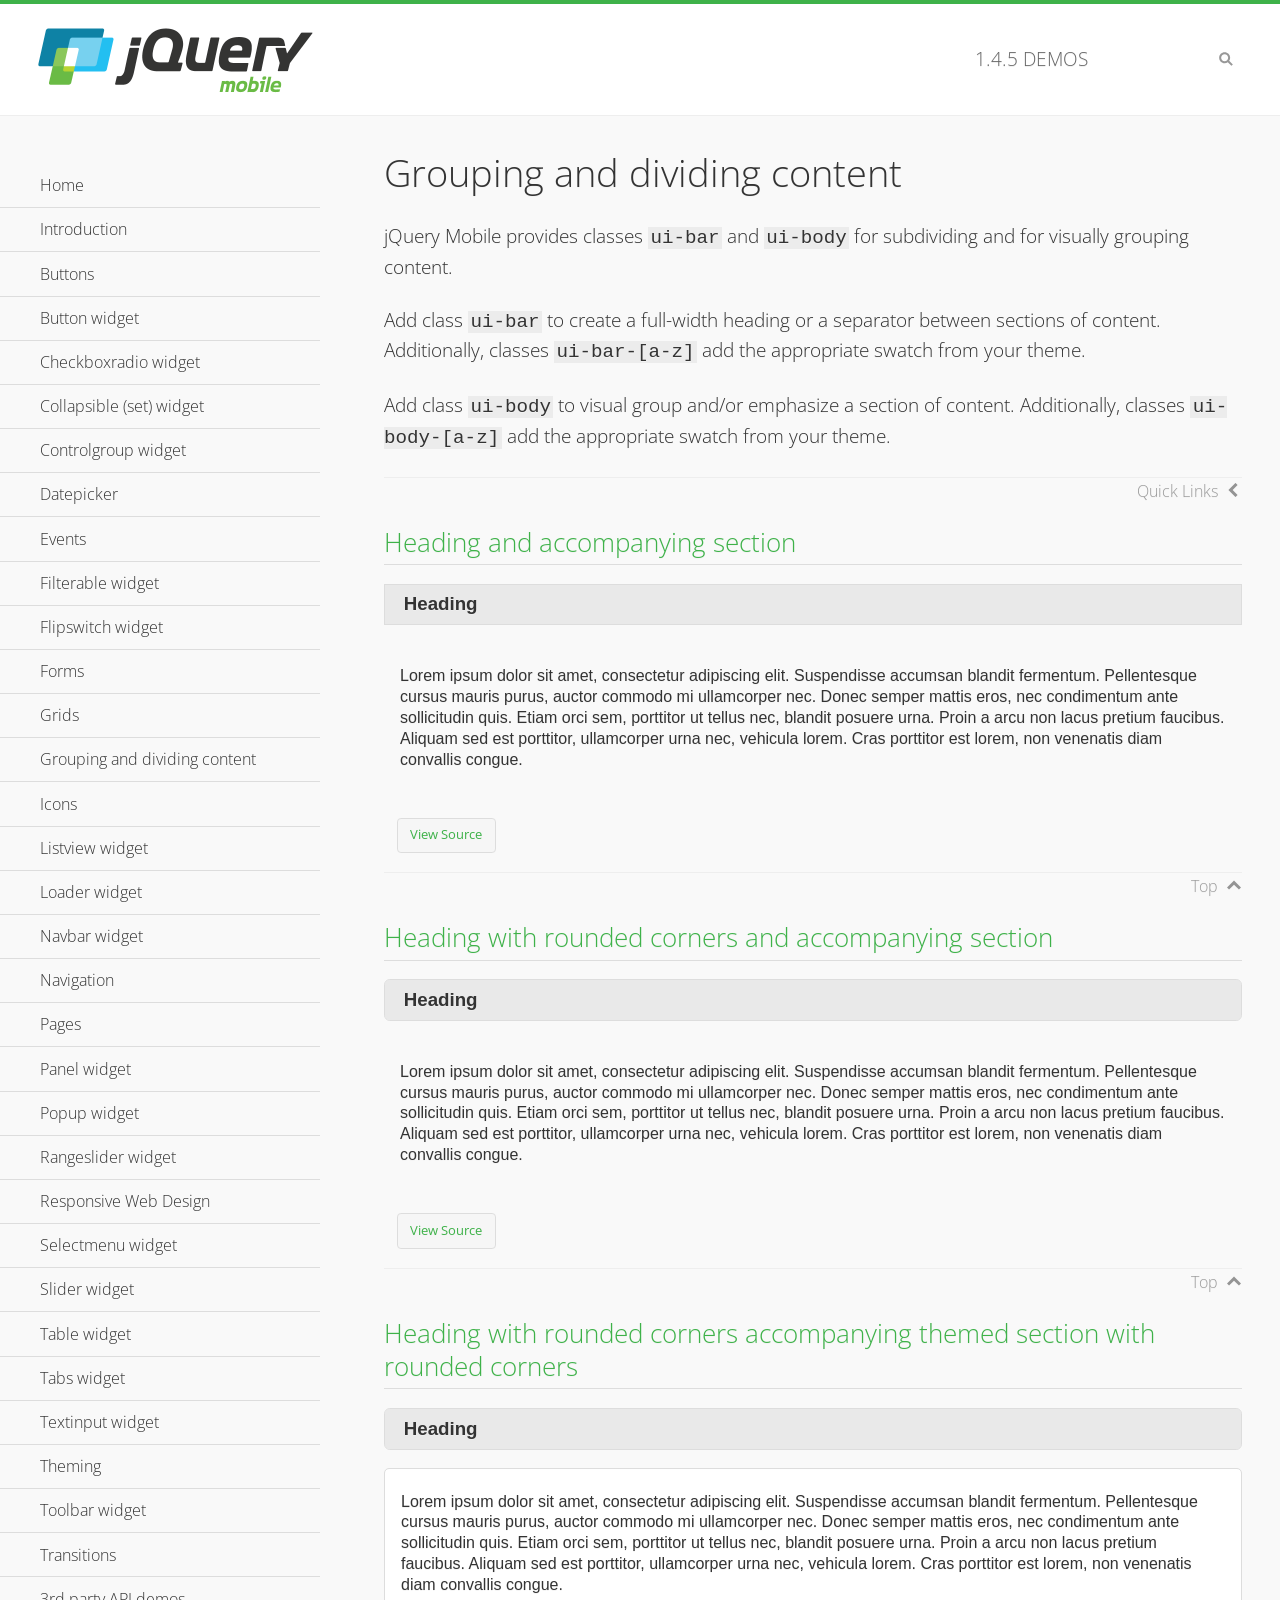
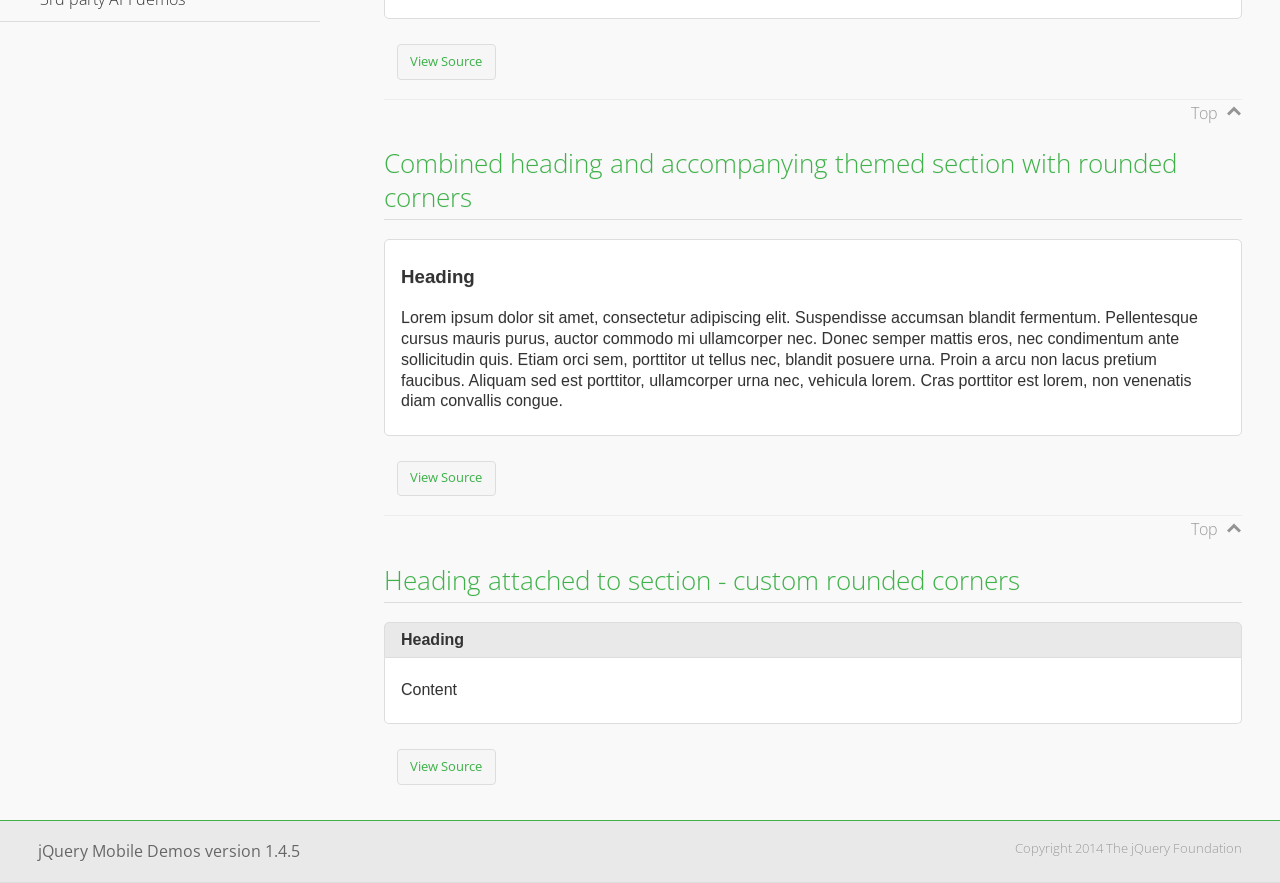
<file: css/demos/body-bar-classes/index.html>
<!DOCTYPE html>
<html>
	<head>
	<meta charset="utf-8">
	<meta name="viewport" content="width=device-width, initial-scale=1">
	<title>Grouping and dividing content - jQuery Mobile Demos</title>
	<link rel="shortcut icon" href="../favicon.ico">
	<link rel="stylesheet" href="http://fonts.googleapis.com/css?family=Open+Sans:300,400,700">
	<link rel="stylesheet" href="../css/themes/default/jquery.mobile-1.4.5.min.css">
	<link rel="stylesheet" href="../_assets/css/jqm-demos.css">
	<script src="../js/jquery.js"></script>
	<script src="../_assets/js/index.js"></script>
	<script src="../js/jquery.mobile-1.4.5.min.js"></script>
  <style id="combined-heading-and-section">
    .custom-corners .ui-bar {
      -webkit-border-top-left-radius: inherit;
      border-top-left-radius: inherit;
      -webkit-border-top-right-radius: inherit;
      border-top-right-radius: inherit;
    }
    .custom-corners .ui-body {
      border-top-width: 0;
      -webkit-border-bottom-left-radius: inherit;
      border-bottom-left-radius: inherit;
      -webkit-border-bottom-right-radius: inherit;
      border-bottom-right-radius: inherit;
    }
  </style>
</head>
<body>
<div data-role="page" class="jqm-demos" data-quicklinks="true">

	<div data-role="header" class="jqm-header">
		<h2><a href="../" title="jQuery Mobile Demos home"><img src="../_assets/img/jquery-logo.png" alt="jQuery Mobile"></a></h2>
		<p><span class="jqm-version"></span> Demos</p>
		<a href="#" class="jqm-navmenu-link ui-btn ui-btn-icon-notext ui-corner-all ui-icon-bars ui-nodisc-icon ui-alt-icon ui-btn-left">Menu</a>
		<a href="#" class="jqm-search-link ui-btn ui-btn-icon-notext ui-corner-all ui-icon-search ui-nodisc-icon ui-alt-icon ui-btn-right">Search</a>
	</div><!-- /header -->

	<div role="main" class="ui-content jqm-content">

		<h1>Grouping and dividing content</h1>

		<p>jQuery Mobile provides classes <code>ui-bar</code> and <code>ui-body</code> for subdividing and for visually grouping content.</p>
		<p>Add class <code>ui-bar</code> to create a full-width heading or a separator between sections of content. Additionally, classes <code>ui-bar-[a-z]</code> add the appropriate swatch from your theme.</p>
		<p>Add class <code>ui-body</code> to visual group and/or emphasize a section of content. Additionally, classes <code>ui-body-[a-z]</code> add the appropriate swatch from your theme.</p>

		<h2>Heading and accompanying section</h2>

		<div data-demo-html="true">
      <h3 class="ui-bar ui-bar-a">Heading</h3>
			<div class="ui-body">
				<p>Lorem ipsum dolor sit amet, consectetur adipiscing elit. Suspendisse accumsan blandit fermentum. Pellentesque cursus mauris purus, auctor commodo mi ullamcorper nec. Donec semper mattis eros, nec condimentum ante sollicitudin quis. Etiam orci sem, porttitor ut tellus nec, blandit posuere urna. Proin a arcu non lacus pretium faucibus. Aliquam sed est porttitor, ullamcorper urna nec, vehicula lorem. Cras porttitor est lorem, non venenatis diam convallis congue.</p>
			</div>
		</div>

		<h2>Heading with rounded corners and accompanying section</h2>

		<div data-demo-html="true">
      <h3 class="ui-bar ui-bar-a ui-corner-all">Heading</h3>
			<div class="ui-body">
				<p>Lorem ipsum dolor sit amet, consectetur adipiscing elit. Suspendisse accumsan blandit fermentum. Pellentesque cursus mauris purus, auctor commodo mi ullamcorper nec. Donec semper mattis eros, nec condimentum ante sollicitudin quis. Etiam orci sem, porttitor ut tellus nec, blandit posuere urna. Proin a arcu non lacus pretium faucibus. Aliquam sed est porttitor, ullamcorper urna nec, vehicula lorem. Cras porttitor est lorem, non venenatis diam convallis congue.</p>
			</div>
		</div>

		<h2>Heading with rounded corners accompanying themed section with rounded corners</h2>

		<div data-demo-html="true">
      <h3 class="ui-bar ui-bar-a ui-corner-all">Heading</h3>
			<div class="ui-body ui-body-a ui-corner-all">
				<p>Lorem ipsum dolor sit amet, consectetur adipiscing elit. Suspendisse accumsan blandit fermentum. Pellentesque cursus mauris purus, auctor commodo mi ullamcorper nec. Donec semper mattis eros, nec condimentum ante sollicitudin quis. Etiam orci sem, porttitor ut tellus nec, blandit posuere urna. Proin a arcu non lacus pretium faucibus. Aliquam sed est porttitor, ullamcorper urna nec, vehicula lorem. Cras porttitor est lorem, non venenatis diam convallis congue.</p>
			</div>
		</div>

		<h2>Combined heading and accompanying themed section with rounded corners</h2>

		<div data-demo-html="true">
			<div class="ui-body ui-body-a ui-corner-all">
	      <h3>Heading</h3>
				<p>Lorem ipsum dolor sit amet, consectetur adipiscing elit. Suspendisse accumsan blandit fermentum. Pellentesque cursus mauris purus, auctor commodo mi ullamcorper nec. Donec semper mattis eros, nec condimentum ante sollicitudin quis. Etiam orci sem, porttitor ut tellus nec, blandit posuere urna. Proin a arcu non lacus pretium faucibus. Aliquam sed est porttitor, ullamcorper urna nec, vehicula lorem. Cras porttitor est lorem, non venenatis diam convallis congue.</p>
			</div>
		</div>

		<h2>Heading attached to section - custom rounded corners</h2>

		<div data-demo-html="true" data-demo-css="#combined-heading-and-section">
      <div class="ui-corner-all custom-corners">
        <div class="ui-bar ui-bar-a">
          <h3>Heading</h3>
        </div>
        <div class="ui-body ui-body-a">
          <p>Content</p>
        </div>
      </div>
		</div>

	</div><!-- /content -->
	    <div data-role="panel" class="jqm-navmenu-panel" data-position="left" data-display="overlay" data-theme="a">
	    	<ul class="jqm-list ui-alt-icon ui-nodisc-icon">
<li data-filtertext="demos homepage" data-icon="home"><a href=".././">Home</a></li>
<li data-filtertext="introduction overview getting started"><a href="../intro/" data-ajax="false">Introduction</a></li>
<li data-filtertext="buttons button markup buttonmarkup method anchor link button element"><a href="../button-markup/" data-ajax="false">Buttons</a></li>
<li data-filtertext="form button widget input button submit reset"><a href="../button/" data-ajax="false">Button widget</a></li>
<li data-role="collapsible" data-enhanced="true" data-collapsed-icon="carat-d" data-expanded-icon="carat-u" data-iconpos="right" data-inset="false" class="ui-collapsible ui-collapsible-themed-content ui-collapsible-collapsed">
	<h3 class="ui-collapsible-heading ui-collapsible-heading-collapsed">
		<a href="#" class="ui-collapsible-heading-toggle ui-btn ui-btn-icon-right ui-btn-inherit ui-icon-carat-d">
		    Checkboxradio widget<span class="ui-collapsible-heading-status"> click to expand contents</span>
		</a>
	</h3>
	<div class="ui-collapsible-content ui-body-inherit ui-collapsible-content-collapsed" aria-hidden="true">
		<ul>
			<li data-filtertext="form checkboxradio widget checkbox input checkboxes controlgroups"><a href="../checkboxradio-checkbox/" data-ajax="false">Checkboxes</a></li>
			<li data-filtertext="form checkboxradio widget radio input radio buttons controlgroups"><a href="../checkboxradio-radio/" data-ajax="false">Radio buttons</a></li>
		</ul>
	</div>
</li>
<li data-role="collapsible" data-enhanced="true" data-collapsed-icon="carat-d" data-expanded-icon="carat-u" data-iconpos="right" data-inset="false" class="ui-collapsible ui-collapsible-themed-content ui-collapsible-collapsed">
	<h3 class="ui-collapsible-heading ui-collapsible-heading-collapsed">
		<a href="#" class="ui-collapsible-heading-toggle ui-btn ui-btn-icon-right ui-btn-inherit ui-icon-carat-d">
			Collapsible (set) widget<span class="ui-collapsible-heading-status"> click to expand contents</span>
		</a>
	</h3>
	<div class="ui-collapsible-content ui-body-inherit ui-collapsible-content-collapsed" aria-hidden="true">
		<ul>
			<li data-filtertext="collapsibles content formatting"><a href="../collapsible/" data-ajax="false">Collapsible</a></li>
			<li data-filtertext="dynamic collapsible set accordion append expand"><a href="../collapsible-dynamic/" data-ajax="false">Dynamic collapsibles</a></li>
			<li data-filtertext="accordions collapsible set widget content formatting grouped collapsibles"><a href="../collapsibleset/" data-ajax="false">Collapsible set</a></li>
		</ul>
	</div>
</li>
<li data-role="collapsible" data-enhanced="true" data-collapsed-icon="carat-d" data-expanded-icon="carat-u" data-iconpos="right" data-inset="false" class="ui-collapsible ui-collapsible-themed-content ui-collapsible-collapsed">
	<h3 class="ui-collapsible-heading ui-collapsible-heading-collapsed">
		<a href="#" class="ui-collapsible-heading-toggle ui-btn ui-btn-icon-right ui-btn-inherit ui-icon-carat-d">
			Controlgroup widget<span class="ui-collapsible-heading-status"> click to expand contents</span>
		</a>
	</h3>
	<div class="ui-collapsible-content ui-body-inherit ui-collapsible-content-collapsed" aria-hidden="true">
		<ul>
			<li data-filtertext="controlgroups selectmenu checkboxradio input grouped buttons horizontal vertical"><a href="../controlgroup/" data-ajax="false">Controlgroup</a></li>
			<li data-filtertext="dynamic controlgroup dynamically add buttons"><a href="../controlgroup-dynamic/" data-ajax="false">Dynamic controlgroups</a></li>
		</ul>
	</div>
</li>
<li data-filtertext="form datepicker widget date input"><a href="../datepicker/" data-ajax="false">Datepicker</a></li>
<li data-role="collapsible" data-enhanced="true" data-collapsed-icon="carat-d" data-expanded-icon="carat-u" data-iconpos="right" data-inset="false" class="ui-collapsible ui-collapsible-themed-content ui-collapsible-collapsed">
	<h3 class="ui-collapsible-heading ui-collapsible-heading-collapsed">
		<a href="#" class="ui-collapsible-heading-toggle ui-btn ui-btn-icon-right ui-btn-inherit ui-icon-carat-d">
			Events<span class="ui-collapsible-heading-status"> click to expand contents</span>
		</a>
	</h3>
	<div class="ui-collapsible-content ui-body-inherit ui-collapsible-content-collapsed" aria-hidden="true">
		<ul>
			<li data-filtertext="swipe to delete list items listviews swipe events"><a href="../swipe-list/" data-ajax="false">Swipe list items</a></li>
			<li data-filtertext="swipe to navigate swipe page navigation swipe events"><a href="../swipe-page/" data-ajax="false">Swipe page navigation</a></li>
		</ul>
	</div>
</li>
<li data-filtertext="filterable filter elements sorting searching listview table"><a href="../filterable/" data-ajax="false">Filterable widget</a></li>
<li data-filtertext="form flipswitch widget flip toggle switch binary select checkbox input"><a href="../flipswitch/" data-ajax="false">Flipswitch widget</a></li>
<li data-role="collapsible" data-enhanced="true" data-collapsed-icon="carat-d" data-expanded-icon="carat-u" data-iconpos="right" data-inset="false" class="ui-collapsible ui-collapsible-themed-content ui-collapsible-collapsed">
	<h3 class="ui-collapsible-heading ui-collapsible-heading-collapsed">
		<a href="#" class="ui-collapsible-heading-toggle ui-btn ui-btn-icon-right ui-btn-inherit ui-icon-carat-d">
			Forms<span class="ui-collapsible-heading-status"> click to expand contents</span>
		</a>
	</h3>
	<div class="ui-collapsible-content ui-body-inherit ui-collapsible-content-collapsed" aria-hidden="true">
		<ul>
			<li data-filtertext="forms text checkbox radio range button submit reset inputs selects textarea slider flipswitch label form elements"><a href="../forms/" data-ajax="false">Forms</a></li>
			<li data-filtertext="form hide labels hidden accessible ui-hidden-accessible forms"><a href="../forms-label-hidden-accessible/" data-ajax="false">Hide labels</a></li>
			<li data-filtertext="form field containers fieldcontain ui-field-contain forms"><a href="../forms-field-contain/" data-ajax="false">Field containers</a></li>
			<li data-filtertext="forms disabled form elements"><a href="../forms-disabled/" data-ajax="false">Forms disabled</a></li>
			<li data-filtertext="forms gallery examples overview forms text checkbox radio range button submit reset inputs selects textarea slider flipswitch label form elements"><a href="../forms-gallery/" data-ajax="false">Forms gallery</a></li>
		</ul>
	</div>
</li>
<li data-role="collapsible" data-enhanced="true" data-collapsed-icon="carat-d" data-expanded-icon="carat-u" data-iconpos="right" data-inset="false" class="ui-collapsible ui-collapsible-themed-content ui-collapsible-collapsed">
	<h3 class="ui-collapsible-heading ui-collapsible-heading-collapsed">
		<a href="#" class="ui-collapsible-heading-toggle ui-btn ui-btn-icon-right ui-btn-inherit ui-icon-carat-d">
			Grids<span class="ui-collapsible-heading-status"> click to expand contents</span>
		</a>
	</h3>
	<div class="ui-collapsible-content ui-body-inherit ui-collapsible-content-collapsed" aria-hidden="true">
		<ul>
			<li data-filtertext="grids columns blocks content formatting rwd responsive css framework"><a href="../grids/" data-ajax="false">Grids</a></li>
			<li data-filtertext="buttons in grids css framework"><a href="../grids-buttons/" data-ajax="false">Buttons in grids</a></li>
			<li data-filtertext="custom responsive grids rwd css framework"><a href="../grids-custom-responsive/" data-ajax="false">Custom responsive grids</a></li>
		</ul>
	</div>
</li>
<li data-filtertext="blocks content formatting sections heading"><a href="../body-bar-classes/" data-ajax="false">Grouping and dividing content</a></li>
<li data-role="collapsible" data-enhanced="true" data-collapsed-icon="carat-d" data-expanded-icon="carat-u" data-iconpos="right" data-inset="false" class="ui-collapsible ui-collapsible-themed-content ui-collapsible-collapsed">
	<h3 class="ui-collapsible-heading ui-collapsible-heading-collapsed">
		<a href="#" class="ui-collapsible-heading-toggle ui-btn ui-btn-icon-right ui-btn-inherit ui-icon-carat-d">
			Icons<span class="ui-collapsible-heading-status"> click to expand contents</span>
		</a>
	</h3>
	<div class="ui-collapsible-content ui-body-inherit ui-collapsible-content-collapsed" aria-hidden="true">
		<ul>
			<li data-filtertext="button icons svg disc alt custom icon position"><a href="../icons/" data-ajax="false">Icons</a></li>
			<li data-filtertext=""><a href="../icons-grunticon/" data-ajax="false">Grunticon loader</a></li>
		</ul>
	</div>
</li>
<li data-role="collapsible" data-enhanced="true" data-collapsed-icon="carat-d" data-expanded-icon="carat-u" data-iconpos="right" data-inset="false" class="ui-collapsible ui-collapsible-themed-content ui-collapsible-collapsed">
	<h3 class="ui-collapsible-heading ui-collapsible-heading-collapsed">
		<a href="#" class="ui-collapsible-heading-toggle ui-btn ui-btn-icon-right ui-btn-inherit ui-icon-carat-d">
			Listview widget<span class="ui-collapsible-heading-status"> click to expand contents</span>
		</a>
	</h3>
	<div class="ui-collapsible-content ui-body-inherit ui-collapsible-content-collapsed" aria-hidden="true">
		<ul>
			<li data-filtertext="listview widget thumbnails icons nested split button collapsible ul ol"><a href="../listview/" data-ajax="false">Listview</a></li>
			<li data-filtertext="autocomplete filterable reveal listview filtertextbeforefilter placeholder"><a href="../listview-autocomplete/" data-ajax="false">Listview autocomplete</a></li>
			<li data-filtertext="autocomplete filterable reveal listview remote data filtertextbeforefilter placeholder"><a href="../listview-autocomplete-remote/" data-ajax="false">Listview autocomplete remote data</a></li>
			<li data-filtertext="autodividers anchor jump scroll linkbars listview lists ul ol"><a href="../listview-autodividers-linkbar/" data-ajax="false">Listview autodividers linkbar</a></li>
			<li data-filtertext="listview autodividers selector autodividersselector lists ul ol"><a href="../listview-autodividers-selector/" data-ajax="false">Listview autodividers selector</a></li>
			<li data-filtertext="listview nested list items"><a href="../listview-nested-lists/" data-ajax="false">Nested Listviews</a></li>
			<li data-filtertext="listview collapsible list items flat"><a href="../listview-collapsible-item-flat/" data-ajax="false">Listview collapsible list items (flat)</a></li>
			<li data-filtertext="listview collapsible list indented"><a href="../listview-collapsible-item-indented/" data-ajax="false">Listview collapsible list items (indented)</a></li>
			<li data-filtertext="grid listview responsive grids responsive listviews lists ul"><a href="../listview-grid/" data-ajax="false">Listview responsive grid</a></li>
		</ul>
	</div>
</li>
<li data-filtertext="loader widget page loading navigation overlay spinner"><a href="../loader/" data-ajax="false">Loader widget</a></li>
<li data-filtertext="navbar widget navmenu toolbars header footer"><a href="../navbar/" data-ajax="false">Navbar widget</a></li>
<li data-role="collapsible" data-enhanced="true" data-collapsed-icon="carat-d" data-expanded-icon="carat-u" data-iconpos="right" data-inset="false" class="ui-collapsible ui-collapsible-themed-content ui-collapsible-collapsed">
	<h3 class="ui-collapsible-heading ui-collapsible-heading-collapsed">
		<a href="#" class="ui-collapsible-heading-toggle ui-btn ui-btn-icon-right ui-btn-inherit ui-icon-carat-d">
			Navigation<span class="ui-collapsible-heading-status"> click to expand contents</span>
		</a>
	</h3>
	<div class="ui-collapsible-content ui-body-inherit ui-collapsible-content-collapsed" aria-hidden="true">
		<ul>
			<li data-filtertext="ajax navigation navigate widget history event method"><a href="../navigation/" data-ajax="false">Navigation</a></li>
			<li data-filtertext="linking pages page links navigation ajax prefetch cache"><a href="../navigation-linking-pages/" data-ajax="false">Linking pages</a></li>
			<!-- <li data-filtertext="php redirect server redirection server-side navigation"><a href="../navigation-php-redirect/" data-ajax="false">PHP redirect demo</a></li>-->
			<li data-filtertext="navigation redirection hash query"><a href="../navigation-hash-processing/" data-ajax="false">Hash processing demo</a></li>
			<li data-filtertext="navigation redirection hash query"><a href="../page-events/" data-ajax="false">Page Navigation Events</a></li>
		</ul>
	</div>
</li>
<li data-role="collapsible" data-enhanced="true" data-collapsed-icon="carat-d" data-expanded-icon="carat-u" data-iconpos="right" data-inset="false" class="ui-collapsible ui-collapsible-themed-content ui-collapsible-collapsed">
	<h3 class="ui-collapsible-heading ui-collapsible-heading-collapsed">
		<a href="#" class="ui-collapsible-heading-toggle ui-btn ui-btn-icon-right ui-btn-inherit ui-icon-carat-d">
			Pages<span class="ui-collapsible-heading-status"> click to expand contents</span>
		</a>
	</h3>
	<div class="ui-collapsible-content ui-body-inherit ui-collapsible-content-collapsed" aria-hidden="true">
		<ul>
			<li data-filtertext="pages page widget ajax navigation"><a href="../pages/" data-ajax="false">Pages</a></li>
			<li data-filtertext="single page"><a href="../pages-single-page/" data-ajax="false">Single page</a></li>
			<li data-filtertext="multipage multi-page page"><a href="../pages-multi-page/" data-ajax="false">Multi-page template</a></li>
			<li data-filtertext="dialog page widget modal popup"><a href="../pages-dialog/" data-ajax="false">Dialog page</a></li>
		</ul>
	</div>
</li>
<li data-role="collapsible" data-enhanced="true" data-collapsed-icon="carat-d" data-expanded-icon="carat-u" data-iconpos="right" data-inset="false" class="ui-collapsible ui-collapsible-themed-content ui-collapsible-collapsed">
	<h3 class="ui-collapsible-heading ui-collapsible-heading-collapsed">
		<a href="#" class="ui-collapsible-heading-toggle ui-btn ui-btn-icon-right ui-btn-inherit ui-icon-carat-d">
			Panel widget<span class="ui-collapsible-heading-status"> click to expand contents</span>
		</a>
	</h3>
	<div class="ui-collapsible-content ui-body-inherit ui-collapsible-content-collapsed" aria-hidden="true">
		<ul>
			<li data-filtertext="panel widget sliding panels reveal push overlay responsive"><a href="../panel/" data-ajax="false">Panel</a></li>
			<li data-filtertext=""><a href="../panel-external/" data-ajax="false">External panels</a></li>
			<li data-filtertext="panel "><a href="../panel-fixed/" data-ajax="false">Fixed panels</a></li>
			<li data-filtertext="panel slide panels sliding panels shadow rwd responsive breakpoint"><a href="../panel-responsive/" data-ajax="false">Panels responsive</a></li>
			<li data-filtertext="panel custom style custom panel width reveal shadow listview panel styling page background wrapper"><a href="../panel-styling/" data-ajax="false">Custom panel style</a></li>
			<li data-filtertext="panel open on swipe"><a href="../panel-swipe-open/" data-ajax="false">Panel open on swipe</a></li>
			<li data-filtertext="panels outside page internal external toolbars"><a href="../panel-external-internal/" data-ajax="false">Panel external and internal</a></li>
		</ul>
	</div>
</li>
<li data-role="collapsible" data-enhanced="true" data-collapsed-icon="carat-d" data-expanded-icon="carat-u" data-iconpos="right" data-inset="false" class="ui-collapsible ui-collapsible-themed-content ui-collapsible-collapsed">
	<h3 class="ui-collapsible-heading ui-collapsible-heading-collapsed">
		<a href="#" class="ui-collapsible-heading-toggle ui-btn ui-btn-icon-right ui-btn-inherit ui-icon-carat-d">
			Popup widget<span class="ui-collapsible-heading-status"> click to expand contents</span>
		</a>
	</h3>
	<div class="ui-collapsible-content ui-body-inherit ui-collapsible-content-collapsed" aria-hidden="true">
		<ul>
			<li data-filtertext="popup widget popups dialog modal transition tooltip lightbox form overlay screen flip pop fade transition"><a href="../popup/" data-ajax="false">Popup</a></li>
			<li data-filtertext="popup alignment position"><a href="../popup-alignment/" data-ajax="false">Popup alignment</a></li>
			<li data-filtertext="popup arrow size popups popover"><a href="../popup-arrow-size/" data-ajax="false">Popup arrow size</a></li>
			<li data-filtertext="dynamic popups popup images lightbox"><a href="../popup-dynamic/" data-ajax="false">Dynamic popups</a></li>
			<li data-filtertext="popups with iframes scaling"><a href="../popup-iframe/" data-ajax="false">Popups with iframes</a></li>
			<li data-filtertext="popup image scaling"><a href="../popup-image-scaling/" data-ajax="false">Popup image scaling</a></li>
			<li data-filtertext="external popup outside multi-page"><a href="../popup-outside-multipage/" data-ajax="false">Popup outside multi-page</a></li>
		</ul>
	</div>
</li>
<li data-filtertext="form rangeslider widget dual sliders dual handle sliders range input"><a href="../rangeslider/" data-ajax="false">Rangeslider widget</a></li>
<li data-filtertext="responsive web design rwd adaptive progressive enhancement PE accessible mobile breakpoints media query media queries"><a href="../rwd/" data-ajax="false">Responsive Web Design</a></li>
<li data-role="collapsible" data-enhanced="true" data-collapsed-icon="carat-d" data-expanded-icon="carat-u" data-iconpos="right" data-inset="false" class="ui-collapsible ui-collapsible-themed-content ui-collapsible-collapsed">
	<h3 class="ui-collapsible-heading ui-collapsible-heading-collapsed">
		<a href="#" class="ui-collapsible-heading-toggle ui-btn ui-btn-icon-right ui-btn-inherit ui-icon-carat-d">
			Selectmenu widget<span class="ui-collapsible-heading-status"> click to expand contents</span>
		</a>
	</h3>
	<div class="ui-collapsible-content ui-body-inherit ui-collapsible-content-collapsed" aria-hidden="true">
		<ul>
			<li data-filtertext="form selectmenu widget select input custom select menu selects"><a href="../selectmenu/" data-ajax="false">Selectmenu</a></li>
			<li data-filtertext="form custom select menu selectmenu widget custom menu option optgroup multiple selects"><a href="../selectmenu-custom/" data-ajax="false">Custom select menu</a></li>
			<li data-filtertext="filterable select filter popup dialog"><a href="../selectmenu-custom-filter/" data-ajax="false">Custom select menu with filter</a></li>
		</ul>
	</div>
</li>
<li data-role="collapsible" data-enhanced="true" data-collapsed-icon="carat-d" data-expanded-icon="carat-u" data-iconpos="right" data-inset="false" class="ui-collapsible ui-collapsible-themed-content ui-collapsible-collapsed">
	<h3 class="ui-collapsible-heading ui-collapsible-heading-collapsed">
		<a href="#" class="ui-collapsible-heading-toggle ui-btn ui-btn-icon-right ui-btn-inherit ui-icon-carat-d">
			Slider widget<span class="ui-collapsible-heading-status"> click to expand contents</span>
		</a>
	</h3>
	<div class="ui-collapsible-content ui-body-inherit ui-collapsible-content-collapsed" aria-hidden="true">
		<ul>
			<li data-filtertext="form slider widget range input single sliders"><a href="../slider/" data-ajax="false">Slider</a></li>
			<li data-filtertext="form slider widget flipswitch slider binary select flip toggle switch"><a href="../slider-flipswitch/" data-ajax="false">Slider flip toggle switch</a></li>
			<li data-filtertext="form slider tooltip handle value input range sliders"><a href="../slider-tooltip/" data-ajax="false">Slider tooltip</a></li>
		</ul>
	</div>
</li>
<li data-role="collapsible" data-enhanced="true" data-collapsed-icon="carat-d" data-expanded-icon="carat-u" data-iconpos="right" data-inset="false" class="ui-collapsible ui-collapsible-themed-content ui-collapsible-collapsed">
	<h3 class="ui-collapsible-heading ui-collapsible-heading-collapsed">
		<a href="#" class="ui-collapsible-heading-toggle ui-btn ui-btn-icon-right ui-btn-inherit ui-icon-carat-d">
			Table widget<span class="ui-collapsible-heading-status"> click to expand contents</span>
		</a>
	</h3>
	<div class="ui-collapsible-content ui-body-inherit ui-collapsible-content-collapsed" aria-hidden="true">
		<ul>
			<li data-filtertext="table widget reflow column toggle th td responsive tables rwd hide show tabular"><a href="../table-column-toggle/" data-ajax="false">Table Column Toggle</a></li>
			<li data-filtertext="table column toggle phone comparison demo"><a href="../table-column-toggle-example/" data-ajax="false">Table Column Toggle demo</a></li>
			<li data-filtertext="responsive tables table column toggle heading groups rwd breakpoint"><a href="../table-column-toggle-heading-groups/" data-ajax="false">Table Column Toggle heading groups</a></li>
			<li data-filtertext="responsive tables table column toggle hide rwd breakpoint customization options"><a href="../table-column-toggle-options/" data-ajax="false">Table Column Toggle options</a></li>
			<li data-filtertext="table reflow th td responsive rwd columns tabular"><a href="../table-reflow/" data-ajax="false">Table Reflow</a></li>
			<li data-filtertext="responsive tables table reflow heading groups rwd breakpoint"><a href="../table-reflow-heading-groups/" data-ajax="false">Table Reflow heading groups</a></li>
			<li data-filtertext="responsive tables table reflow stripes strokes table style"><a href="../table-reflow-stripes-strokes/" data-ajax="false">Table Reflow stripes and strokes</a></li>
			<li data-filtertext="responsive tables table reflow stack custom styles"><a href="../table-reflow-styling/" data-ajax="false">Table Reflow custom styles</a></li>
		</ul>
	</div>
</li>
<li data-filtertext="ui tabs widget"><a href="../tabs/" data-ajax="false">Tabs widget</a></li>
<li data-filtertext="form textinput widget text input textarea number date time tel email file color password"><a href="../textinput/" data-ajax="false">Textinput widget</a></li>
<li data-role="collapsible" data-enhanced="true" data-collapsed-icon="carat-d" data-expanded-icon="carat-u" data-iconpos="right" data-inset="false" class="ui-collapsible ui-collapsible-themed-content ui-collapsible-collapsed">
	<h3 class="ui-collapsible-heading ui-collapsible-heading-collapsed">
		<a href="#" class="ui-collapsible-heading-toggle ui-btn ui-btn-icon-right ui-btn-inherit ui-icon-carat-d">
			Theming<span class="ui-collapsible-heading-status"> click to expand contents</span>
		</a>
	</h3>
	<div class="ui-collapsible-content ui-body-inherit ui-collapsible-content-collapsed" aria-hidden="true">
		<ul>
			<li data-filtertext="default theme swatches theming style css"><a href="../theme-default/" data-ajax="false">Default theme</a></li>
			<li data-filtertext="classic theme old theme swatches theming style css"><a href="../theme-classic/" data-ajax="false">Classic theme</a></li>
		</ul>
	</div>
</li>
<li data-role="collapsible" data-enhanced="true" data-collapsed-icon="carat-d" data-expanded-icon="carat-u" data-iconpos="right" data-inset="false" class="ui-collapsible ui-collapsible-themed-content ui-collapsible-collapsed">
	<h3 class="ui-collapsible-heading ui-collapsible-heading-collapsed">
		<a href="#" class="ui-collapsible-heading-toggle ui-btn ui-btn-icon-right ui-btn-inherit ui-icon-carat-d">
			Toolbar widget<span class="ui-collapsible-heading-status"> click to expand contents</span>
		</a>
	</h3>
	<div class="ui-collapsible-content ui-body-inherit ui-collapsible-content-collapsed" aria-hidden="true">
		<ul>
			<li data-filtertext="toolbar widget header footer toolbars fixed fullscreen external sections"><a href="../toolbar/" data-ajax="false">Toolbar</a></li>
			<li data-filtertext="dynamic toolbars dynamically add toolbar header footer"><a href="../toolbar-dynamic/" data-ajax="false">Dynamic toolbars</a></li>
			<li data-filtertext="external toolbars header footer"><a href="../toolbar-external/" data-ajax="false">External toolbars</a></li>
			<li data-filtertext="fixed toolbars header footer"><a href="../toolbar-fixed/" data-ajax="false">Fixed toolbars</a></li>
			<li data-filtertext="fixed fullscreen toolbars header footer"><a href="../toolbar-fixed-fullscreen/" data-ajax="false">Fullscreen toolbars</a></li>
			<li data-filtertext="external fixed toolbars header footer"><a href="../toolbar-fixed-external/" data-ajax="false">Fixed external toolbars</a></li>
			<li data-filtertext="external persistent toolbars header footer navbar navmenu"><a href="../toolbar-fixed-persistent/" data-ajax="false">Persistent toolbars</a></li>
			<li data-filtertext="external ajax optimized toolbars persistent toolbars header footer navbar"><a href="../toolbar-fixed-persistent-optimized/" data-ajax="false">Ajax optimized toolbars</a></li>
			<li data-filtertext="form in toolbars header footer"><a href="../toolbar-fixed-forms/" data-ajax="false">Form in toolbar</a></li>
		</ul>
	</div>
</li>
<li data-filtertext="page transitions animated pages popup navigation flip slide fade pop"><a href="../transitions/" data-ajax="false">Transitions</a></li>
<li data-role="collapsible" data-enhanced="true" data-collapsed-icon="carat-d" data-expanded-icon="carat-u" data-iconpos="right" data-inset="false" class="ui-collapsible ui-collapsible-themed-content ui-collapsible-collapsed">
	<h3 class="ui-collapsible-heading ui-collapsible-heading-collapsed">
		<a href="#" class="ui-collapsible-heading-toggle ui-btn ui-btn-icon-right ui-btn-inherit ui-icon-carat-d">
			3rd party API demos<span class="ui-collapsible-heading-status"> click to expand contents</span>
		</a>
	</h3>
	<div class="ui-collapsible-content ui-body-inherit ui-collapsible-content-collapsed" aria-hidden="true">
		<ul>
			<li data-filtertext="backbone requirejs navigation router"><a href="../backbone-requirejs/" data-ajax="false">Backbone RequireJS</a></li>
			<li data-filtertext="google maps geolocation demo"><a href="../map-geolocation/" data-ajax="false">Google Maps geolocation</a></li>
			<li data-filtertext="google maps hybrid"><a href="../map-list-toggle/" data-ajax="false">Google Maps list toggle</a></li>
		</ul>
	</div>
</li>



		     </ul>
		</div><!-- /panel -->


	<div data-role="footer" data-position="fixed" data-tap-toggle="false" class="jqm-footer">
		<p>jQuery Mobile Demos version <span class="jqm-version"></span></p>
		<p>Copyright 2014 The jQuery Foundation</p>
	</div><!-- /footer -->
	<!-- TODO: This should become an external panel so we can add input to markup (unique ID) -->
    <div data-role="panel" class="jqm-search-panel" data-position="right" data-display="overlay" data-theme="a">
		<div class="jqm-search">
			<ul class="jqm-list" data-filter-placeholder="Search demos..." data-filter-reveal="true">
<li data-filtertext="demos homepage" data-icon="home"><a href=".././">Home</a></li>
<li data-filtertext="introduction overview getting started"><a href="../intro/" data-ajax="false">Introduction</a></li>
<li data-filtertext="buttons button markup buttonmarkup method anchor link button element"><a href="../button-markup/" data-ajax="false">Buttons</a></li>
<li data-filtertext="form button widget input button submit reset"><a href="../button/" data-ajax="false">Button widget</a></li>
<li data-role="collapsible" data-enhanced="true" data-collapsed-icon="carat-d" data-expanded-icon="carat-u" data-iconpos="right" data-inset="false" class="ui-collapsible ui-collapsible-themed-content ui-collapsible-collapsed">
	<h3 class="ui-collapsible-heading ui-collapsible-heading-collapsed">
		<a href="#" class="ui-collapsible-heading-toggle ui-btn ui-btn-icon-right ui-btn-inherit ui-icon-carat-d">
		    Checkboxradio widget<span class="ui-collapsible-heading-status"> click to expand contents</span>
		</a>
	</h3>
	<div class="ui-collapsible-content ui-body-inherit ui-collapsible-content-collapsed" aria-hidden="true">
		<ul>
			<li data-filtertext="form checkboxradio widget checkbox input checkboxes controlgroups"><a href="../checkboxradio-checkbox/" data-ajax="false">Checkboxes</a></li>
			<li data-filtertext="form checkboxradio widget radio input radio buttons controlgroups"><a href="../checkboxradio-radio/" data-ajax="false">Radio buttons</a></li>
		</ul>
	</div>
</li>
<li data-role="collapsible" data-enhanced="true" data-collapsed-icon="carat-d" data-expanded-icon="carat-u" data-iconpos="right" data-inset="false" class="ui-collapsible ui-collapsible-themed-content ui-collapsible-collapsed">
	<h3 class="ui-collapsible-heading ui-collapsible-heading-collapsed">
		<a href="#" class="ui-collapsible-heading-toggle ui-btn ui-btn-icon-right ui-btn-inherit ui-icon-carat-d">
			Collapsible (set) widget<span class="ui-collapsible-heading-status"> click to expand contents</span>
		</a>
	</h3>
	<div class="ui-collapsible-content ui-body-inherit ui-collapsible-content-collapsed" aria-hidden="true">
		<ul>
			<li data-filtertext="collapsibles content formatting"><a href="../collapsible/" data-ajax="false">Collapsible</a></li>
			<li data-filtertext="dynamic collapsible set accordion append expand"><a href="../collapsible-dynamic/" data-ajax="false">Dynamic collapsibles</a></li>
			<li data-filtertext="accordions collapsible set widget content formatting grouped collapsibles"><a href="../collapsibleset/" data-ajax="false">Collapsible set</a></li>
		</ul>
	</div>
</li>
<li data-role="collapsible" data-enhanced="true" data-collapsed-icon="carat-d" data-expanded-icon="carat-u" data-iconpos="right" data-inset="false" class="ui-collapsible ui-collapsible-themed-content ui-collapsible-collapsed">
	<h3 class="ui-collapsible-heading ui-collapsible-heading-collapsed">
		<a href="#" class="ui-collapsible-heading-toggle ui-btn ui-btn-icon-right ui-btn-inherit ui-icon-carat-d">
			Controlgroup widget<span class="ui-collapsible-heading-status"> click to expand contents</span>
		</a>
	</h3>
	<div class="ui-collapsible-content ui-body-inherit ui-collapsible-content-collapsed" aria-hidden="true">
		<ul>
			<li data-filtertext="controlgroups selectmenu checkboxradio input grouped buttons horizontal vertical"><a href="../controlgroup/" data-ajax="false">Controlgroup</a></li>
			<li data-filtertext="dynamic controlgroup dynamically add buttons"><a href="../controlgroup-dynamic/" data-ajax="false">Dynamic controlgroups</a></li>
		</ul>
	</div>
</li>
<li data-filtertext="form datepicker widget date input"><a href="../datepicker/" data-ajax="false">Datepicker</a></li>
<li data-role="collapsible" data-enhanced="true" data-collapsed-icon="carat-d" data-expanded-icon="carat-u" data-iconpos="right" data-inset="false" class="ui-collapsible ui-collapsible-themed-content ui-collapsible-collapsed">
	<h3 class="ui-collapsible-heading ui-collapsible-heading-collapsed">
		<a href="#" class="ui-collapsible-heading-toggle ui-btn ui-btn-icon-right ui-btn-inherit ui-icon-carat-d">
			Events<span class="ui-collapsible-heading-status"> click to expand contents</span>
		</a>
	</h3>
	<div class="ui-collapsible-content ui-body-inherit ui-collapsible-content-collapsed" aria-hidden="true">
		<ul>
			<li data-filtertext="swipe to delete list items listviews swipe events"><a href="../swipe-list/" data-ajax="false">Swipe list items</a></li>
			<li data-filtertext="swipe to navigate swipe page navigation swipe events"><a href="../swipe-page/" data-ajax="false">Swipe page navigation</a></li>
		</ul>
	</div>
</li>
<li data-filtertext="filterable filter elements sorting searching listview table"><a href="../filterable/" data-ajax="false">Filterable widget</a></li>
<li data-filtertext="form flipswitch widget flip toggle switch binary select checkbox input"><a href="../flipswitch/" data-ajax="false">Flipswitch widget</a></li>
<li data-role="collapsible" data-enhanced="true" data-collapsed-icon="carat-d" data-expanded-icon="carat-u" data-iconpos="right" data-inset="false" class="ui-collapsible ui-collapsible-themed-content ui-collapsible-collapsed">
	<h3 class="ui-collapsible-heading ui-collapsible-heading-collapsed">
		<a href="#" class="ui-collapsible-heading-toggle ui-btn ui-btn-icon-right ui-btn-inherit ui-icon-carat-d">
			Forms<span class="ui-collapsible-heading-status"> click to expand contents</span>
		</a>
	</h3>
	<div class="ui-collapsible-content ui-body-inherit ui-collapsible-content-collapsed" aria-hidden="true">
		<ul>
			<li data-filtertext="forms text checkbox radio range button submit reset inputs selects textarea slider flipswitch label form elements"><a href="../forms/" data-ajax="false">Forms</a></li>
			<li data-filtertext="form hide labels hidden accessible ui-hidden-accessible forms"><a href="../forms-label-hidden-accessible/" data-ajax="false">Hide labels</a></li>
			<li data-filtertext="form field containers fieldcontain ui-field-contain forms"><a href="../forms-field-contain/" data-ajax="false">Field containers</a></li>
			<li data-filtertext="forms disabled form elements"><a href="../forms-disabled/" data-ajax="false">Forms disabled</a></li>
			<li data-filtertext="forms gallery examples overview forms text checkbox radio range button submit reset inputs selects textarea slider flipswitch label form elements"><a href="../forms-gallery/" data-ajax="false">Forms gallery</a></li>
		</ul>
	</div>
</li>
<li data-role="collapsible" data-enhanced="true" data-collapsed-icon="carat-d" data-expanded-icon="carat-u" data-iconpos="right" data-inset="false" class="ui-collapsible ui-collapsible-themed-content ui-collapsible-collapsed">
	<h3 class="ui-collapsible-heading ui-collapsible-heading-collapsed">
		<a href="#" class="ui-collapsible-heading-toggle ui-btn ui-btn-icon-right ui-btn-inherit ui-icon-carat-d">
			Grids<span class="ui-collapsible-heading-status"> click to expand contents</span>
		</a>
	</h3>
	<div class="ui-collapsible-content ui-body-inherit ui-collapsible-content-collapsed" aria-hidden="true">
		<ul>
			<li data-filtertext="grids columns blocks content formatting rwd responsive css framework"><a href="../grids/" data-ajax="false">Grids</a></li>
			<li data-filtertext="buttons in grids css framework"><a href="../grids-buttons/" data-ajax="false">Buttons in grids</a></li>
			<li data-filtertext="custom responsive grids rwd css framework"><a href="../grids-custom-responsive/" data-ajax="false">Custom responsive grids</a></li>
		</ul>
	</div>
</li>
<li data-filtertext="blocks content formatting sections heading"><a href="../body-bar-classes/" data-ajax="false">Grouping and dividing content</a></li>
<li data-role="collapsible" data-enhanced="true" data-collapsed-icon="carat-d" data-expanded-icon="carat-u" data-iconpos="right" data-inset="false" class="ui-collapsible ui-collapsible-themed-content ui-collapsible-collapsed">
	<h3 class="ui-collapsible-heading ui-collapsible-heading-collapsed">
		<a href="#" class="ui-collapsible-heading-toggle ui-btn ui-btn-icon-right ui-btn-inherit ui-icon-carat-d">
			Icons<span class="ui-collapsible-heading-status"> click to expand contents</span>
		</a>
	</h3>
	<div class="ui-collapsible-content ui-body-inherit ui-collapsible-content-collapsed" aria-hidden="true">
		<ul>
			<li data-filtertext="button icons svg disc alt custom icon position"><a href="../icons/" data-ajax="false">Icons</a></li>
			<li data-filtertext=""><a href="../icons-grunticon/" data-ajax="false">Grunticon loader</a></li>
		</ul>
	</div>
</li>
<li data-role="collapsible" data-enhanced="true" data-collapsed-icon="carat-d" data-expanded-icon="carat-u" data-iconpos="right" data-inset="false" class="ui-collapsible ui-collapsible-themed-content ui-collapsible-collapsed">
	<h3 class="ui-collapsible-heading ui-collapsible-heading-collapsed">
		<a href="#" class="ui-collapsible-heading-toggle ui-btn ui-btn-icon-right ui-btn-inherit ui-icon-carat-d">
			Listview widget<span class="ui-collapsible-heading-status"> click to expand contents</span>
		</a>
	</h3>
	<div class="ui-collapsible-content ui-body-inherit ui-collapsible-content-collapsed" aria-hidden="true">
		<ul>
			<li data-filtertext="listview widget thumbnails icons nested split button collapsible ul ol"><a href="../listview/" data-ajax="false">Listview</a></li>
			<li data-filtertext="autocomplete filterable reveal listview filtertextbeforefilter placeholder"><a href="../listview-autocomplete/" data-ajax="false">Listview autocomplete</a></li>
			<li data-filtertext="autocomplete filterable reveal listview remote data filtertextbeforefilter placeholder"><a href="../listview-autocomplete-remote/" data-ajax="false">Listview autocomplete remote data</a></li>
			<li data-filtertext="autodividers anchor jump scroll linkbars listview lists ul ol"><a href="../listview-autodividers-linkbar/" data-ajax="false">Listview autodividers linkbar</a></li>
			<li data-filtertext="listview autodividers selector autodividersselector lists ul ol"><a href="../listview-autodividers-selector/" data-ajax="false">Listview autodividers selector</a></li>
			<li data-filtertext="listview nested list items"><a href="../listview-nested-lists/" data-ajax="false">Nested Listviews</a></li>
			<li data-filtertext="listview collapsible list items flat"><a href="../listview-collapsible-item-flat/" data-ajax="false">Listview collapsible list items (flat)</a></li>
			<li data-filtertext="listview collapsible list indented"><a href="../listview-collapsible-item-indented/" data-ajax="false">Listview collapsible list items (indented)</a></li>
			<li data-filtertext="grid listview responsive grids responsive listviews lists ul"><a href="../listview-grid/" data-ajax="false">Listview responsive grid</a></li>
		</ul>
	</div>
</li>
<li data-filtertext="loader widget page loading navigation overlay spinner"><a href="../loader/" data-ajax="false">Loader widget</a></li>
<li data-filtertext="navbar widget navmenu toolbars header footer"><a href="../navbar/" data-ajax="false">Navbar widget</a></li>
<li data-role="collapsible" data-enhanced="true" data-collapsed-icon="carat-d" data-expanded-icon="carat-u" data-iconpos="right" data-inset="false" class="ui-collapsible ui-collapsible-themed-content ui-collapsible-collapsed">
	<h3 class="ui-collapsible-heading ui-collapsible-heading-collapsed">
		<a href="#" class="ui-collapsible-heading-toggle ui-btn ui-btn-icon-right ui-btn-inherit ui-icon-carat-d">
			Navigation<span class="ui-collapsible-heading-status"> click to expand contents</span>
		</a>
	</h3>
	<div class="ui-collapsible-content ui-body-inherit ui-collapsible-content-collapsed" aria-hidden="true">
		<ul>
			<li data-filtertext="ajax navigation navigate widget history event method"><a href="../navigation/" data-ajax="false">Navigation</a></li>
			<li data-filtertext="linking pages page links navigation ajax prefetch cache"><a href="../navigation-linking-pages/" data-ajax="false">Linking pages</a></li>
			<!-- <li data-filtertext="php redirect server redirection server-side navigation"><a href="../navigation-php-redirect/" data-ajax="false">PHP redirect demo</a></li>-->
			<li data-filtertext="navigation redirection hash query"><a href="../navigation-hash-processing/" data-ajax="false">Hash processing demo</a></li>
			<li data-filtertext="navigation redirection hash query"><a href="../page-events/" data-ajax="false">Page Navigation Events</a></li>
		</ul>
	</div>
</li>
<li data-role="collapsible" data-enhanced="true" data-collapsed-icon="carat-d" data-expanded-icon="carat-u" data-iconpos="right" data-inset="false" class="ui-collapsible ui-collapsible-themed-content ui-collapsible-collapsed">
	<h3 class="ui-collapsible-heading ui-collapsible-heading-collapsed">
		<a href="#" class="ui-collapsible-heading-toggle ui-btn ui-btn-icon-right ui-btn-inherit ui-icon-carat-d">
			Pages<span class="ui-collapsible-heading-status"> click to expand contents</span>
		</a>
	</h3>
	<div class="ui-collapsible-content ui-body-inherit ui-collapsible-content-collapsed" aria-hidden="true">
		<ul>
			<li data-filtertext="pages page widget ajax navigation"><a href="../pages/" data-ajax="false">Pages</a></li>
			<li data-filtertext="single page"><a href="../pages-single-page/" data-ajax="false">Single page</a></li>
			<li data-filtertext="multipage multi-page page"><a href="../pages-multi-page/" data-ajax="false">Multi-page template</a></li>
			<li data-filtertext="dialog page widget modal popup"><a href="../pages-dialog/" data-ajax="false">Dialog page</a></li>
		</ul>
	</div>
</li>
<li data-role="collapsible" data-enhanced="true" data-collapsed-icon="carat-d" data-expanded-icon="carat-u" data-iconpos="right" data-inset="false" class="ui-collapsible ui-collapsible-themed-content ui-collapsible-collapsed">
	<h3 class="ui-collapsible-heading ui-collapsible-heading-collapsed">
		<a href="#" class="ui-collapsible-heading-toggle ui-btn ui-btn-icon-right ui-btn-inherit ui-icon-carat-d">
			Panel widget<span class="ui-collapsible-heading-status"> click to expand contents</span>
		</a>
	</h3>
	<div class="ui-collapsible-content ui-body-inherit ui-collapsible-content-collapsed" aria-hidden="true">
		<ul>
			<li data-filtertext="panel widget sliding panels reveal push overlay responsive"><a href="../panel/" data-ajax="false">Panel</a></li>
			<li data-filtertext=""><a href="../panel-external/" data-ajax="false">External panels</a></li>
			<li data-filtertext="panel "><a href="../panel-fixed/" data-ajax="false">Fixed panels</a></li>
			<li data-filtertext="panel slide panels sliding panels shadow rwd responsive breakpoint"><a href="../panel-responsive/" data-ajax="false">Panels responsive</a></li>
			<li data-filtertext="panel custom style custom panel width reveal shadow listview panel styling page background wrapper"><a href="../panel-styling/" data-ajax="false">Custom panel style</a></li>
			<li data-filtertext="panel open on swipe"><a href="../panel-swipe-open/" data-ajax="false">Panel open on swipe</a></li>
			<li data-filtertext="panels outside page internal external toolbars"><a href="../panel-external-internal/" data-ajax="false">Panel external and internal</a></li>
		</ul>
	</div>
</li>
<li data-role="collapsible" data-enhanced="true" data-collapsed-icon="carat-d" data-expanded-icon="carat-u" data-iconpos="right" data-inset="false" class="ui-collapsible ui-collapsible-themed-content ui-collapsible-collapsed">
	<h3 class="ui-collapsible-heading ui-collapsible-heading-collapsed">
		<a href="#" class="ui-collapsible-heading-toggle ui-btn ui-btn-icon-right ui-btn-inherit ui-icon-carat-d">
			Popup widget<span class="ui-collapsible-heading-status"> click to expand contents</span>
		</a>
	</h3>
	<div class="ui-collapsible-content ui-body-inherit ui-collapsible-content-collapsed" aria-hidden="true">
		<ul>
			<li data-filtertext="popup widget popups dialog modal transition tooltip lightbox form overlay screen flip pop fade transition"><a href="../popup/" data-ajax="false">Popup</a></li>
			<li data-filtertext="popup alignment position"><a href="../popup-alignment/" data-ajax="false">Popup alignment</a></li>
			<li data-filtertext="popup arrow size popups popover"><a href="../popup-arrow-size/" data-ajax="false">Popup arrow size</a></li>
			<li data-filtertext="dynamic popups popup images lightbox"><a href="../popup-dynamic/" data-ajax="false">Dynamic popups</a></li>
			<li data-filtertext="popups with iframes scaling"><a href="../popup-iframe/" data-ajax="false">Popups with iframes</a></li>
			<li data-filtertext="popup image scaling"><a href="../popup-image-scaling/" data-ajax="false">Popup image scaling</a></li>
			<li data-filtertext="external popup outside multi-page"><a href="../popup-outside-multipage/" data-ajax="false">Popup outside multi-page</a></li>
		</ul>
	</div>
</li>
<li data-filtertext="form rangeslider widget dual sliders dual handle sliders range input"><a href="../rangeslider/" data-ajax="false">Rangeslider widget</a></li>
<li data-filtertext="responsive web design rwd adaptive progressive enhancement PE accessible mobile breakpoints media query media queries"><a href="../rwd/" data-ajax="false">Responsive Web Design</a></li>
<li data-role="collapsible" data-enhanced="true" data-collapsed-icon="carat-d" data-expanded-icon="carat-u" data-iconpos="right" data-inset="false" class="ui-collapsible ui-collapsible-themed-content ui-collapsible-collapsed">
	<h3 class="ui-collapsible-heading ui-collapsible-heading-collapsed">
		<a href="#" class="ui-collapsible-heading-toggle ui-btn ui-btn-icon-right ui-btn-inherit ui-icon-carat-d">
			Selectmenu widget<span class="ui-collapsible-heading-status"> click to expand contents</span>
		</a>
	</h3>
	<div class="ui-collapsible-content ui-body-inherit ui-collapsible-content-collapsed" aria-hidden="true">
		<ul>
			<li data-filtertext="form selectmenu widget select input custom select menu selects"><a href="../selectmenu/" data-ajax="false">Selectmenu</a></li>
			<li data-filtertext="form custom select menu selectmenu widget custom menu option optgroup multiple selects"><a href="../selectmenu-custom/" data-ajax="false">Custom select menu</a></li>
			<li data-filtertext="filterable select filter popup dialog"><a href="../selectmenu-custom-filter/" data-ajax="false">Custom select menu with filter</a></li>
		</ul>
	</div>
</li>
<li data-role="collapsible" data-enhanced="true" data-collapsed-icon="carat-d" data-expanded-icon="carat-u" data-iconpos="right" data-inset="false" class="ui-collapsible ui-collapsible-themed-content ui-collapsible-collapsed">
	<h3 class="ui-collapsible-heading ui-collapsible-heading-collapsed">
		<a href="#" class="ui-collapsible-heading-toggle ui-btn ui-btn-icon-right ui-btn-inherit ui-icon-carat-d">
			Slider widget<span class="ui-collapsible-heading-status"> click to expand contents</span>
		</a>
	</h3>
	<div class="ui-collapsible-content ui-body-inherit ui-collapsible-content-collapsed" aria-hidden="true">
		<ul>
			<li data-filtertext="form slider widget range input single sliders"><a href="../slider/" data-ajax="false">Slider</a></li>
			<li data-filtertext="form slider widget flipswitch slider binary select flip toggle switch"><a href="../slider-flipswitch/" data-ajax="false">Slider flip toggle switch</a></li>
			<li data-filtertext="form slider tooltip handle value input range sliders"><a href="../slider-tooltip/" data-ajax="false">Slider tooltip</a></li>
		</ul>
	</div>
</li>
<li data-role="collapsible" data-enhanced="true" data-collapsed-icon="carat-d" data-expanded-icon="carat-u" data-iconpos="right" data-inset="false" class="ui-collapsible ui-collapsible-themed-content ui-collapsible-collapsed">
	<h3 class="ui-collapsible-heading ui-collapsible-heading-collapsed">
		<a href="#" class="ui-collapsible-heading-toggle ui-btn ui-btn-icon-right ui-btn-inherit ui-icon-carat-d">
			Table widget<span class="ui-collapsible-heading-status"> click to expand contents</span>
		</a>
	</h3>
	<div class="ui-collapsible-content ui-body-inherit ui-collapsible-content-collapsed" aria-hidden="true">
		<ul>
			<li data-filtertext="table widget reflow column toggle th td responsive tables rwd hide show tabular"><a href="../table-column-toggle/" data-ajax="false">Table Column Toggle</a></li>
			<li data-filtertext="table column toggle phone comparison demo"><a href="../table-column-toggle-example/" data-ajax="false">Table Column Toggle demo</a></li>
			<li data-filtertext="responsive tables table column toggle heading groups rwd breakpoint"><a href="../table-column-toggle-heading-groups/" data-ajax="false">Table Column Toggle heading groups</a></li>
			<li data-filtertext="responsive tables table column toggle hide rwd breakpoint customization options"><a href="../table-column-toggle-options/" data-ajax="false">Table Column Toggle options</a></li>
			<li data-filtertext="table reflow th td responsive rwd columns tabular"><a href="../table-reflow/" data-ajax="false">Table Reflow</a></li>
			<li data-filtertext="responsive tables table reflow heading groups rwd breakpoint"><a href="../table-reflow-heading-groups/" data-ajax="false">Table Reflow heading groups</a></li>
			<li data-filtertext="responsive tables table reflow stripes strokes table style"><a href="../table-reflow-stripes-strokes/" data-ajax="false">Table Reflow stripes and strokes</a></li>
			<li data-filtertext="responsive tables table reflow stack custom styles"><a href="../table-reflow-styling/" data-ajax="false">Table Reflow custom styles</a></li>
		</ul>
	</div>
</li>
<li data-filtertext="ui tabs widget"><a href="../tabs/" data-ajax="false">Tabs widget</a></li>
<li data-filtertext="form textinput widget text input textarea number date time tel email file color password"><a href="../textinput/" data-ajax="false">Textinput widget</a></li>
<li data-role="collapsible" data-enhanced="true" data-collapsed-icon="carat-d" data-expanded-icon="carat-u" data-iconpos="right" data-inset="false" class="ui-collapsible ui-collapsible-themed-content ui-collapsible-collapsed">
	<h3 class="ui-collapsible-heading ui-collapsible-heading-collapsed">
		<a href="#" class="ui-collapsible-heading-toggle ui-btn ui-btn-icon-right ui-btn-inherit ui-icon-carat-d">
			Theming<span class="ui-collapsible-heading-status"> click to expand contents</span>
		</a>
	</h3>
	<div class="ui-collapsible-content ui-body-inherit ui-collapsible-content-collapsed" aria-hidden="true">
		<ul>
			<li data-filtertext="default theme swatches theming style css"><a href="../theme-default/" data-ajax="false">Default theme</a></li>
			<li data-filtertext="classic theme old theme swatches theming style css"><a href="../theme-classic/" data-ajax="false">Classic theme</a></li>
		</ul>
	</div>
</li>
<li data-role="collapsible" data-enhanced="true" data-collapsed-icon="carat-d" data-expanded-icon="carat-u" data-iconpos="right" data-inset="false" class="ui-collapsible ui-collapsible-themed-content ui-collapsible-collapsed">
	<h3 class="ui-collapsible-heading ui-collapsible-heading-collapsed">
		<a href="#" class="ui-collapsible-heading-toggle ui-btn ui-btn-icon-right ui-btn-inherit ui-icon-carat-d">
			Toolbar widget<span class="ui-collapsible-heading-status"> click to expand contents</span>
		</a>
	</h3>
	<div class="ui-collapsible-content ui-body-inherit ui-collapsible-content-collapsed" aria-hidden="true">
		<ul>
			<li data-filtertext="toolbar widget header footer toolbars fixed fullscreen external sections"><a href="../toolbar/" data-ajax="false">Toolbar</a></li>
			<li data-filtertext="dynamic toolbars dynamically add toolbar header footer"><a href="../toolbar-dynamic/" data-ajax="false">Dynamic toolbars</a></li>
			<li data-filtertext="external toolbars header footer"><a href="../toolbar-external/" data-ajax="false">External toolbars</a></li>
			<li data-filtertext="fixed toolbars header footer"><a href="../toolbar-fixed/" data-ajax="false">Fixed toolbars</a></li>
			<li data-filtertext="fixed fullscreen toolbars header footer"><a href="../toolbar-fixed-fullscreen/" data-ajax="false">Fullscreen toolbars</a></li>
			<li data-filtertext="external fixed toolbars header footer"><a href="../toolbar-fixed-external/" data-ajax="false">Fixed external toolbars</a></li>
			<li data-filtertext="external persistent toolbars header footer navbar navmenu"><a href="../toolbar-fixed-persistent/" data-ajax="false">Persistent toolbars</a></li>
			<li data-filtertext="external ajax optimized toolbars persistent toolbars header footer navbar"><a href="../toolbar-fixed-persistent-optimized/" data-ajax="false">Ajax optimized toolbars</a></li>
			<li data-filtertext="form in toolbars header footer"><a href="../toolbar-fixed-forms/" data-ajax="false">Form in toolbar</a></li>
		</ul>
	</div>
</li>
<li data-filtertext="page transitions animated pages popup navigation flip slide fade pop"><a href="../transitions/" data-ajax="false">Transitions</a></li>
<li data-role="collapsible" data-enhanced="true" data-collapsed-icon="carat-d" data-expanded-icon="carat-u" data-iconpos="right" data-inset="false" class="ui-collapsible ui-collapsible-themed-content ui-collapsible-collapsed">
	<h3 class="ui-collapsible-heading ui-collapsible-heading-collapsed">
		<a href="#" class="ui-collapsible-heading-toggle ui-btn ui-btn-icon-right ui-btn-inherit ui-icon-carat-d">
			3rd party API demos<span class="ui-collapsible-heading-status"> click to expand contents</span>
		</a>
	</h3>
	<div class="ui-collapsible-content ui-body-inherit ui-collapsible-content-collapsed" aria-hidden="true">
		<ul>
			<li data-filtertext="backbone requirejs navigation router"><a href="../backbone-requirejs/" data-ajax="false">Backbone RequireJS</a></li>
			<li data-filtertext="google maps geolocation demo"><a href="../map-geolocation/" data-ajax="false">Google Maps geolocation</a></li>
			<li data-filtertext="google maps hybrid"><a href="../map-list-toggle/" data-ajax="false">Google Maps list toggle</a></li>
		</ul>
	</div>
</li>



			</ul>
		</div>
	</div><!-- /panel -->


</div><!-- /page -->

</body>
</html>
</file>
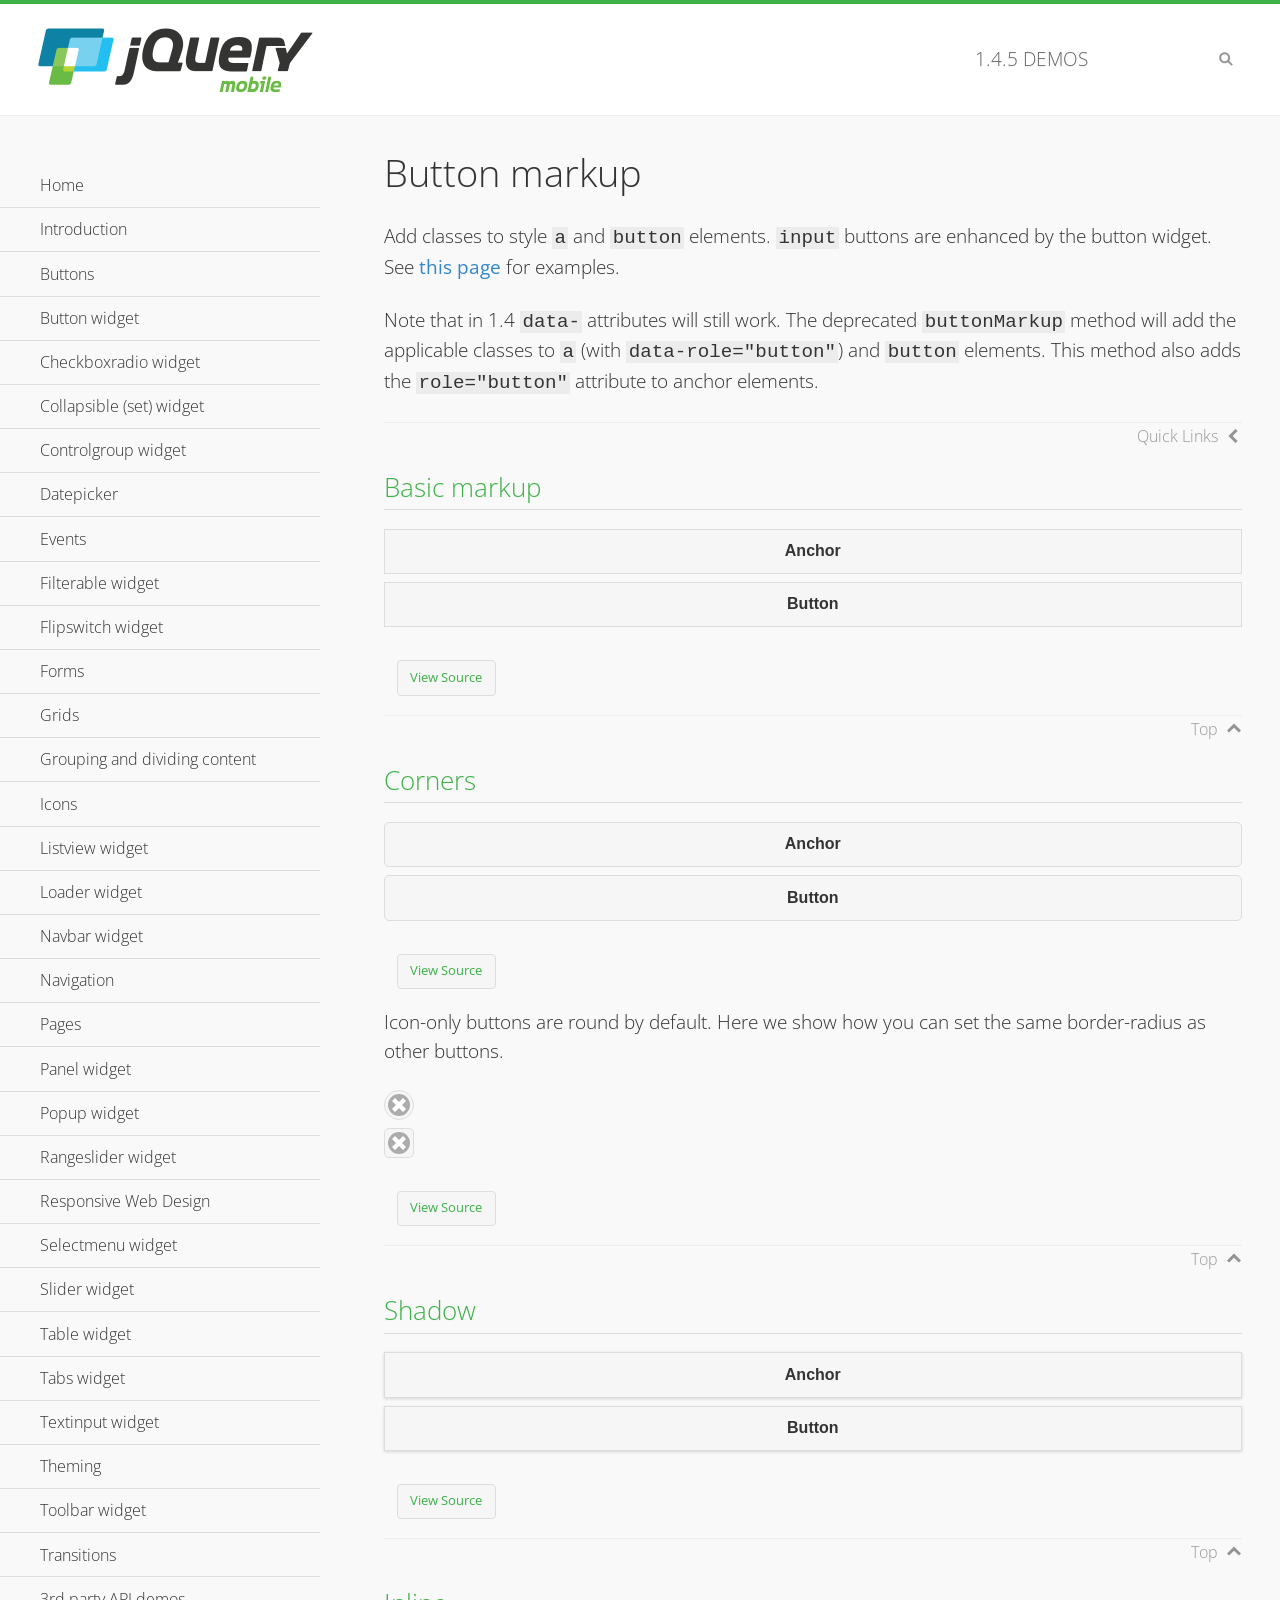
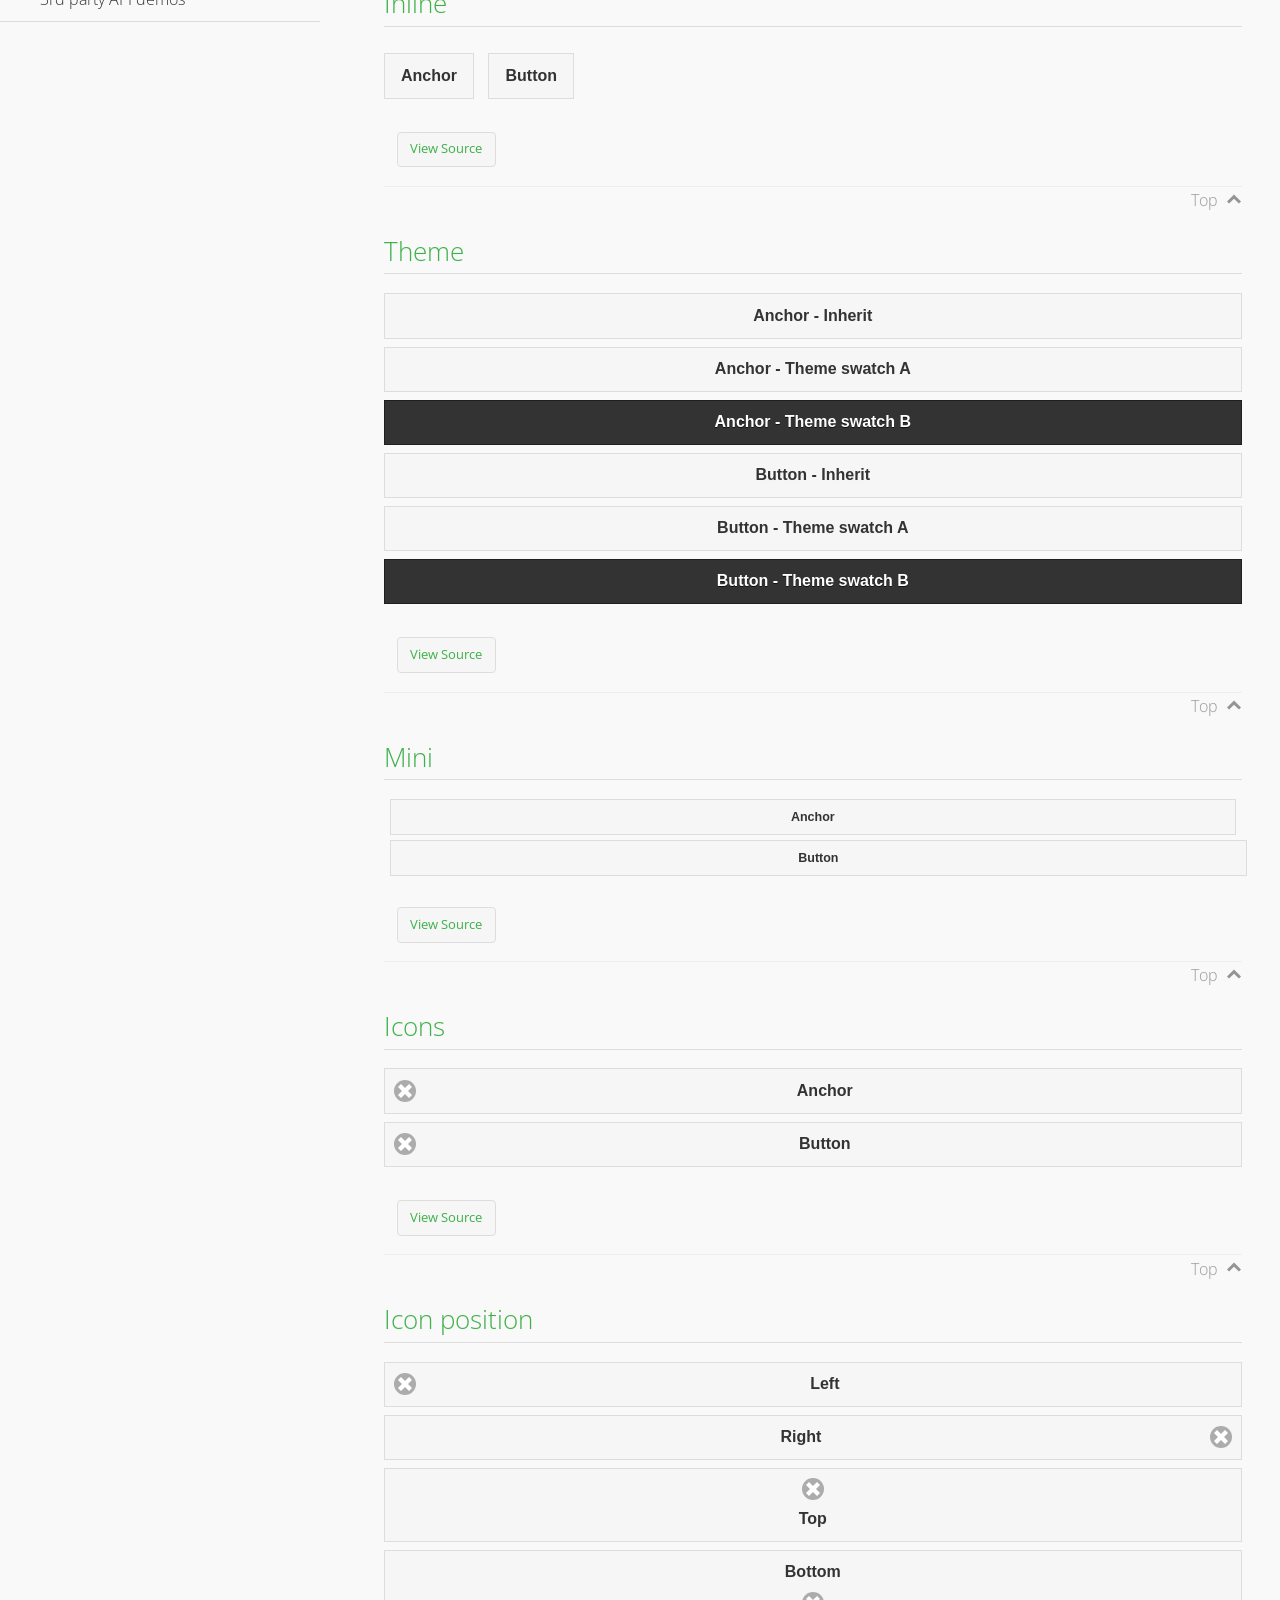
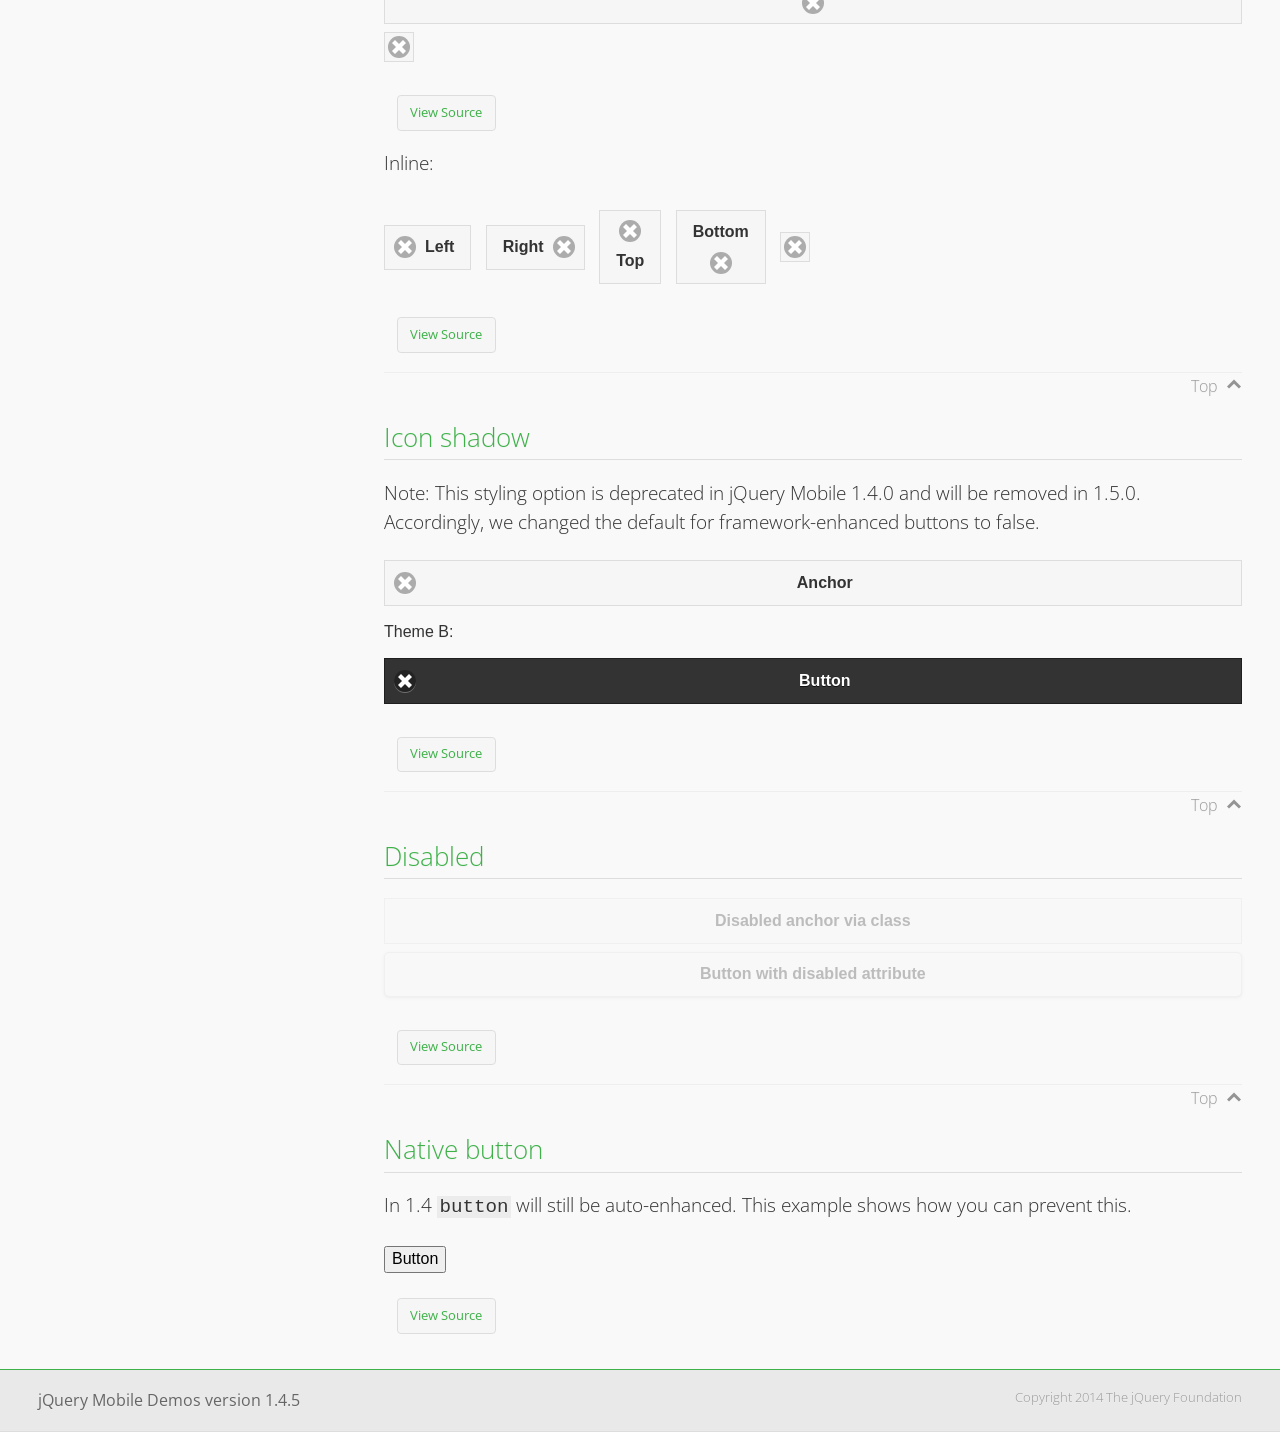
<file: css/demos/button-markup/index.html>
<!DOCTYPE html>
<html>
<head>
	<meta charset="utf-8">
	<meta name="viewport" content="width=device-width, initial-scale=1">
	<title>Button markup - jQuery Mobile Demos</title>
	<link rel="shortcut icon" href="../favicon.ico">
    <link rel="stylesheet" href="http://fonts.googleapis.com/css?family=Open+Sans:300,400,700">
	<link rel="stylesheet" href="../css/themes/default/jquery.mobile-1.4.5.min.css">
	<link rel="stylesheet" href="../_assets/css/jqm-demos.css">
	<script src="../js/jquery.js"></script>
	<script src="../_assets/js/index.js"></script>
	<script src="../js/jquery.mobile-1.4.5.min.js"></script>
	<style>
		#custom-border-radius .ui-btn-icon-notext.ui-corner-all {
			-webkit-border-radius: .3125em;
			border-radius: .3125em;
		}
	</style>
</head>
<body>
<div data-role="page" class="jqm-demos" data-quicklinks="true">

	<div data-role="header" class="jqm-header">
		<h2><a href="../" title="jQuery Mobile Demos home"><img src="../_assets/img/jquery-logo.png" alt="jQuery Mobile"></a></h2>
		<p><span class="jqm-version"></span> Demos</p>
		<a href="#" class="jqm-navmenu-link ui-btn ui-btn-icon-notext ui-corner-all ui-icon-bars ui-nodisc-icon ui-alt-icon ui-btn-left">Menu</a>
		<a href="#" class="jqm-search-link ui-btn ui-btn-icon-notext ui-corner-all ui-icon-search ui-nodisc-icon ui-alt-icon ui-btn-right">Search</a>
	</div><!-- /header -->

	<div role="main" class="ui-content jqm-content">

		<h1>Button markup</h1>

		<p>Add classes to style <code>a</code> and <code>button</code> elements. <code>input</code> buttons are enhanced by the button widget. See <a href="../button/" data-ajax="false">this page</a> for examples.</p>

		<p>Note that in 1.4 <code>data-</code> attributes will still work. The deprecated <code>buttonMarkup</code> method will add the applicable classes to <code>a</code> (with <code>data-role="button"</code>) and <code>button</code> elements. This method also adds the <code>role="button"</code> attribute to anchor elements.</p>

		<h2>Basic markup</h2>

		<div data-demo-html="true">
			<a href="#" class="ui-btn">Anchor</a>
			<button class="ui-btn">Button</button>
		</div><!--/demo-html -->

		<h2>Corners</h2>

		<div data-demo-html="true">
			<a href="#" class="ui-btn ui-corner-all">Anchor</a>
			<button class="ui-btn ui-corner-all">Button</button>
		</div><!--/demo-html -->

		<p>Icon-only buttons are round by default. Here we show how you can set the same border-radius as other buttons.</p>

		<div data-demo-html="true" data-demo-css="true">
			<a href="#" class="ui-btn ui-icon-delete ui-btn-icon-notext ui-corner-all">No text</a>
			<div id="custom-border-radius">
				<a href="#" class="ui-btn ui-icon-delete ui-btn-icon-notext ui-corner-all">No text</a>
			</div>
		</div><!--/demo-html -->

		<h2>Shadow</h2>

		<div data-demo-html="true">
			<a href="#" class="ui-btn ui-shadow">Anchor</a>
			<button class="ui-btn ui-shadow">Button</button>
		</div><!--/demo-html -->

		<h2>Inline</h2>

		<div data-demo-html="true">
			<a href="#" class="ui-btn ui-btn-inline">Anchor</a>
			<button class="ui-btn ui-btn-inline">Button</button>
		</div><!--/demo-html -->

		<h2>Theme</h2>

		<div data-demo-html="true">
			<a href="#" class="ui-btn">Anchor - Inherit</a>
			<a href="#" class="ui-btn ui-btn-a">Anchor - Theme swatch A</a>
			<a href="#" class="ui-btn ui-btn-b">Anchor - Theme swatch B</a>
			<button class="ui-btn">Button - Inherit</button>
			<button class="ui-btn ui-btn-a">Button - Theme swatch A</button>
			<button class="ui-btn ui-btn-b">Button - Theme swatch B</button>
		</div><!--/demo-html -->

		<h2>Mini</h2>

		<div data-demo-html="true">
			<a href="#" class="ui-btn ui-mini">Anchor</a>
			<button class="ui-btn ui-mini">Button</button>
		</div><!--/demo-html -->

		<h2>Icons</h2>

		<div data-demo-html="true">
			<a href="#" class="ui-btn ui-icon-delete ui-btn-icon-left">Anchor</a>
			<button class="ui-btn ui-icon-delete ui-btn-icon-left">Button</button>
		</div><!--/demo-html -->

		<h2>Icon position</h2>

		<div data-demo-html="true">
			<a href="#" class="ui-btn ui-icon-delete ui-btn-icon-left">Left</a>
			<a href="#" class="ui-btn ui-icon-delete ui-btn-icon-right">Right</a>
			<a href="#" class="ui-btn ui-icon-delete ui-btn-icon-top">Top</a>
			<a href="#" class="ui-btn ui-icon-delete ui-btn-icon-bottom">Bottom</a>
			<a href="#" class="ui-btn ui-icon-delete ui-btn-icon-notext">Icon only</a>
		</div><!--/demo-html -->

		<p>Inline:</p>

		<div data-demo-html="true">
			<a href="#" class="ui-btn ui-btn-inline ui-icon-delete ui-btn-icon-left">Left</a>
			<a href="#" class="ui-btn ui-btn-inline ui-icon-delete ui-btn-icon-right">Right</a>
			<a href="#" class="ui-btn ui-btn-inline ui-icon-delete ui-btn-icon-top">Top</a>
			<a href="#" class="ui-btn ui-btn-inline ui-icon-delete ui-btn-icon-bottom">Bottom</a>
			<a href="#" class="ui-btn ui-btn-inline ui-icon-delete ui-btn-icon-notext">Icon only</a>
		</div><!--/demo-html -->

		<h2>Icon shadow</h2>
		<p>Note: This styling option is deprecated in jQuery Mobile 1.4.0 and will be removed in 1.5.0. Accordingly, we changed the default for framework-enhanced buttons to false.</p>

		<div data-demo-html="true">
			<a href="#" class="ui-btn ui-icon-delete ui-btn-icon-left ui-shadow-icon">Anchor</a>
			<p>Theme B:</p>
			<button class="ui-btn ui-icon-delete ui-btn-icon-left ui-shadow-icon ui-btn-b">Button</button>
		</div><!--/demo-html -->

		<h2>Disabled</h2>

		<div data-demo-html="true">
			<a href="#" class="ui-btn ui-state-disabled">Disabled anchor via class</a>
			<button disabled>Button with disabled attribute</button>
		</div><!--/demo-html -->

		<h2>Native button</h2>
		<!-- TODO: Remove this demo in 1.5 -->
		<p>In 1.4 <code>button</code> will still be auto-enhanced. This example shows how you can prevent this.</p>

		<div data-demo-html="true">
			<button data-role="none">Button</button>
		</div><!--/demo-html -->

	</div><!-- /content -->
	    <div data-role="panel" class="jqm-navmenu-panel" data-position="left" data-display="overlay" data-theme="a">
	    	<ul class="jqm-list ui-alt-icon ui-nodisc-icon">
<li data-filtertext="demos homepage" data-icon="home"><a href=".././">Home</a></li>
<li data-filtertext="introduction overview getting started"><a href="../intro/" data-ajax="false">Introduction</a></li>
<li data-filtertext="buttons button markup buttonmarkup method anchor link button element"><a href="../button-markup/" data-ajax="false">Buttons</a></li>
<li data-filtertext="form button widget input button submit reset"><a href="../button/" data-ajax="false">Button widget</a></li>
<li data-role="collapsible" data-enhanced="true" data-collapsed-icon="carat-d" data-expanded-icon="carat-u" data-iconpos="right" data-inset="false" class="ui-collapsible ui-collapsible-themed-content ui-collapsible-collapsed">
	<h3 class="ui-collapsible-heading ui-collapsible-heading-collapsed">
		<a href="#" class="ui-collapsible-heading-toggle ui-btn ui-btn-icon-right ui-btn-inherit ui-icon-carat-d">
		    Checkboxradio widget<span class="ui-collapsible-heading-status"> click to expand contents</span>
		</a>
	</h3>
	<div class="ui-collapsible-content ui-body-inherit ui-collapsible-content-collapsed" aria-hidden="true">
		<ul>
			<li data-filtertext="form checkboxradio widget checkbox input checkboxes controlgroups"><a href="../checkboxradio-checkbox/" data-ajax="false">Checkboxes</a></li>
			<li data-filtertext="form checkboxradio widget radio input radio buttons controlgroups"><a href="../checkboxradio-radio/" data-ajax="false">Radio buttons</a></li>
		</ul>
	</div>
</li>
<li data-role="collapsible" data-enhanced="true" data-collapsed-icon="carat-d" data-expanded-icon="carat-u" data-iconpos="right" data-inset="false" class="ui-collapsible ui-collapsible-themed-content ui-collapsible-collapsed">
	<h3 class="ui-collapsible-heading ui-collapsible-heading-collapsed">
		<a href="#" class="ui-collapsible-heading-toggle ui-btn ui-btn-icon-right ui-btn-inherit ui-icon-carat-d">
			Collapsible (set) widget<span class="ui-collapsible-heading-status"> click to expand contents</span>
		</a>
	</h3>
	<div class="ui-collapsible-content ui-body-inherit ui-collapsible-content-collapsed" aria-hidden="true">
		<ul>
			<li data-filtertext="collapsibles content formatting"><a href="../collapsible/" data-ajax="false">Collapsible</a></li>
			<li data-filtertext="dynamic collapsible set accordion append expand"><a href="../collapsible-dynamic/" data-ajax="false">Dynamic collapsibles</a></li>
			<li data-filtertext="accordions collapsible set widget content formatting grouped collapsibles"><a href="../collapsibleset/" data-ajax="false">Collapsible set</a></li>
		</ul>
	</div>
</li>
<li data-role="collapsible" data-enhanced="true" data-collapsed-icon="carat-d" data-expanded-icon="carat-u" data-iconpos="right" data-inset="false" class="ui-collapsible ui-collapsible-themed-content ui-collapsible-collapsed">
	<h3 class="ui-collapsible-heading ui-collapsible-heading-collapsed">
		<a href="#" class="ui-collapsible-heading-toggle ui-btn ui-btn-icon-right ui-btn-inherit ui-icon-carat-d">
			Controlgroup widget<span class="ui-collapsible-heading-status"> click to expand contents</span>
		</a>
	</h3>
	<div class="ui-collapsible-content ui-body-inherit ui-collapsible-content-collapsed" aria-hidden="true">
		<ul>
			<li data-filtertext="controlgroups selectmenu checkboxradio input grouped buttons horizontal vertical"><a href="../controlgroup/" data-ajax="false">Controlgroup</a></li>
			<li data-filtertext="dynamic controlgroup dynamically add buttons"><a href="../controlgroup-dynamic/" data-ajax="false">Dynamic controlgroups</a></li>
		</ul>
	</div>
</li>
<li data-filtertext="form datepicker widget date input"><a href="../datepicker/" data-ajax="false">Datepicker</a></li>
<li data-role="collapsible" data-enhanced="true" data-collapsed-icon="carat-d" data-expanded-icon="carat-u" data-iconpos="right" data-inset="false" class="ui-collapsible ui-collapsible-themed-content ui-collapsible-collapsed">
	<h3 class="ui-collapsible-heading ui-collapsible-heading-collapsed">
		<a href="#" class="ui-collapsible-heading-toggle ui-btn ui-btn-icon-right ui-btn-inherit ui-icon-carat-d">
			Events<span class="ui-collapsible-heading-status"> click to expand contents</span>
		</a>
	</h3>
	<div class="ui-collapsible-content ui-body-inherit ui-collapsible-content-collapsed" aria-hidden="true">
		<ul>
			<li data-filtertext="swipe to delete list items listviews swipe events"><a href="../swipe-list/" data-ajax="false">Swipe list items</a></li>
			<li data-filtertext="swipe to navigate swipe page navigation swipe events"><a href="../swipe-page/" data-ajax="false">Swipe page navigation</a></li>
		</ul>
	</div>
</li>
<li data-filtertext="filterable filter elements sorting searching listview table"><a href="../filterable/" data-ajax="false">Filterable widget</a></li>
<li data-filtertext="form flipswitch widget flip toggle switch binary select checkbox input"><a href="../flipswitch/" data-ajax="false">Flipswitch widget</a></li>
<li data-role="collapsible" data-enhanced="true" data-collapsed-icon="carat-d" data-expanded-icon="carat-u" data-iconpos="right" data-inset="false" class="ui-collapsible ui-collapsible-themed-content ui-collapsible-collapsed">
	<h3 class="ui-collapsible-heading ui-collapsible-heading-collapsed">
		<a href="#" class="ui-collapsible-heading-toggle ui-btn ui-btn-icon-right ui-btn-inherit ui-icon-carat-d">
			Forms<span class="ui-collapsible-heading-status"> click to expand contents</span>
		</a>
	</h3>
	<div class="ui-collapsible-content ui-body-inherit ui-collapsible-content-collapsed" aria-hidden="true">
		<ul>
			<li data-filtertext="forms text checkbox radio range button submit reset inputs selects textarea slider flipswitch label form elements"><a href="../forms/" data-ajax="false">Forms</a></li>
			<li data-filtertext="form hide labels hidden accessible ui-hidden-accessible forms"><a href="../forms-label-hidden-accessible/" data-ajax="false">Hide labels</a></li>
			<li data-filtertext="form field containers fieldcontain ui-field-contain forms"><a href="../forms-field-contain/" data-ajax="false">Field containers</a></li>
			<li data-filtertext="forms disabled form elements"><a href="../forms-disabled/" data-ajax="false">Forms disabled</a></li>
			<li data-filtertext="forms gallery examples overview forms text checkbox radio range button submit reset inputs selects textarea slider flipswitch label form elements"><a href="../forms-gallery/" data-ajax="false">Forms gallery</a></li>
		</ul>
	</div>
</li>
<li data-role="collapsible" data-enhanced="true" data-collapsed-icon="carat-d" data-expanded-icon="carat-u" data-iconpos="right" data-inset="false" class="ui-collapsible ui-collapsible-themed-content ui-collapsible-collapsed">
	<h3 class="ui-collapsible-heading ui-collapsible-heading-collapsed">
		<a href="#" class="ui-collapsible-heading-toggle ui-btn ui-btn-icon-right ui-btn-inherit ui-icon-carat-d">
			Grids<span class="ui-collapsible-heading-status"> click to expand contents</span>
		</a>
	</h3>
	<div class="ui-collapsible-content ui-body-inherit ui-collapsible-content-collapsed" aria-hidden="true">
		<ul>
			<li data-filtertext="grids columns blocks content formatting rwd responsive css framework"><a href="../grids/" data-ajax="false">Grids</a></li>
			<li data-filtertext="buttons in grids css framework"><a href="../grids-buttons/" data-ajax="false">Buttons in grids</a></li>
			<li data-filtertext="custom responsive grids rwd css framework"><a href="../grids-custom-responsive/" data-ajax="false">Custom responsive grids</a></li>
		</ul>
	</div>
</li>
<li data-filtertext="blocks content formatting sections heading"><a href="../body-bar-classes/" data-ajax="false">Grouping and dividing content</a></li>
<li data-role="collapsible" data-enhanced="true" data-collapsed-icon="carat-d" data-expanded-icon="carat-u" data-iconpos="right" data-inset="false" class="ui-collapsible ui-collapsible-themed-content ui-collapsible-collapsed">
	<h3 class="ui-collapsible-heading ui-collapsible-heading-collapsed">
		<a href="#" class="ui-collapsible-heading-toggle ui-btn ui-btn-icon-right ui-btn-inherit ui-icon-carat-d">
			Icons<span class="ui-collapsible-heading-status"> click to expand contents</span>
		</a>
	</h3>
	<div class="ui-collapsible-content ui-body-inherit ui-collapsible-content-collapsed" aria-hidden="true">
		<ul>
			<li data-filtertext="button icons svg disc alt custom icon position"><a href="../icons/" data-ajax="false">Icons</a></li>
			<li data-filtertext=""><a href="../icons-grunticon/" data-ajax="false">Grunticon loader</a></li>
		</ul>
	</div>
</li>
<li data-role="collapsible" data-enhanced="true" data-collapsed-icon="carat-d" data-expanded-icon="carat-u" data-iconpos="right" data-inset="false" class="ui-collapsible ui-collapsible-themed-content ui-collapsible-collapsed">
	<h3 class="ui-collapsible-heading ui-collapsible-heading-collapsed">
		<a href="#" class="ui-collapsible-heading-toggle ui-btn ui-btn-icon-right ui-btn-inherit ui-icon-carat-d">
			Listview widget<span class="ui-collapsible-heading-status"> click to expand contents</span>
		</a>
	</h3>
	<div class="ui-collapsible-content ui-body-inherit ui-collapsible-content-collapsed" aria-hidden="true">
		<ul>
			<li data-filtertext="listview widget thumbnails icons nested split button collapsible ul ol"><a href="../listview/" data-ajax="false">Listview</a></li>
			<li data-filtertext="autocomplete filterable reveal listview filtertextbeforefilter placeholder"><a href="../listview-autocomplete/" data-ajax="false">Listview autocomplete</a></li>
			<li data-filtertext="autocomplete filterable reveal listview remote data filtertextbeforefilter placeholder"><a href="../listview-autocomplete-remote/" data-ajax="false">Listview autocomplete remote data</a></li>
			<li data-filtertext="autodividers anchor jump scroll linkbars listview lists ul ol"><a href="../listview-autodividers-linkbar/" data-ajax="false">Listview autodividers linkbar</a></li>
			<li data-filtertext="listview autodividers selector autodividersselector lists ul ol"><a href="../listview-autodividers-selector/" data-ajax="false">Listview autodividers selector</a></li>
			<li data-filtertext="listview nested list items"><a href="../listview-nested-lists/" data-ajax="false">Nested Listviews</a></li>
			<li data-filtertext="listview collapsible list items flat"><a href="../listview-collapsible-item-flat/" data-ajax="false">Listview collapsible list items (flat)</a></li>
			<li data-filtertext="listview collapsible list indented"><a href="../listview-collapsible-item-indented/" data-ajax="false">Listview collapsible list items (indented)</a></li>
			<li data-filtertext="grid listview responsive grids responsive listviews lists ul"><a href="../listview-grid/" data-ajax="false">Listview responsive grid</a></li>
		</ul>
	</div>
</li>
<li data-filtertext="loader widget page loading navigation overlay spinner"><a href="../loader/" data-ajax="false">Loader widget</a></li>
<li data-filtertext="navbar widget navmenu toolbars header footer"><a href="../navbar/" data-ajax="false">Navbar widget</a></li>
<li data-role="collapsible" data-enhanced="true" data-collapsed-icon="carat-d" data-expanded-icon="carat-u" data-iconpos="right" data-inset="false" class="ui-collapsible ui-collapsible-themed-content ui-collapsible-collapsed">
	<h3 class="ui-collapsible-heading ui-collapsible-heading-collapsed">
		<a href="#" class="ui-collapsible-heading-toggle ui-btn ui-btn-icon-right ui-btn-inherit ui-icon-carat-d">
			Navigation<span class="ui-collapsible-heading-status"> click to expand contents</span>
		</a>
	</h3>
	<div class="ui-collapsible-content ui-body-inherit ui-collapsible-content-collapsed" aria-hidden="true">
		<ul>
			<li data-filtertext="ajax navigation navigate widget history event method"><a href="../navigation/" data-ajax="false">Navigation</a></li>
			<li data-filtertext="linking pages page links navigation ajax prefetch cache"><a href="../navigation-linking-pages/" data-ajax="false">Linking pages</a></li>
			<!-- <li data-filtertext="php redirect server redirection server-side navigation"><a href="../navigation-php-redirect/" data-ajax="false">PHP redirect demo</a></li>-->
			<li data-filtertext="navigation redirection hash query"><a href="../navigation-hash-processing/" data-ajax="false">Hash processing demo</a></li>
			<li data-filtertext="navigation redirection hash query"><a href="../page-events/" data-ajax="false">Page Navigation Events</a></li>
		</ul>
	</div>
</li>
<li data-role="collapsible" data-enhanced="true" data-collapsed-icon="carat-d" data-expanded-icon="carat-u" data-iconpos="right" data-inset="false" class="ui-collapsible ui-collapsible-themed-content ui-collapsible-collapsed">
	<h3 class="ui-collapsible-heading ui-collapsible-heading-collapsed">
		<a href="#" class="ui-collapsible-heading-toggle ui-btn ui-btn-icon-right ui-btn-inherit ui-icon-carat-d">
			Pages<span class="ui-collapsible-heading-status"> click to expand contents</span>
		</a>
	</h3>
	<div class="ui-collapsible-content ui-body-inherit ui-collapsible-content-collapsed" aria-hidden="true">
		<ul>
			<li data-filtertext="pages page widget ajax navigation"><a href="../pages/" data-ajax="false">Pages</a></li>
			<li data-filtertext="single page"><a href="../pages-single-page/" data-ajax="false">Single page</a></li>
			<li data-filtertext="multipage multi-page page"><a href="../pages-multi-page/" data-ajax="false">Multi-page template</a></li>
			<li data-filtertext="dialog page widget modal popup"><a href="../pages-dialog/" data-ajax="false">Dialog page</a></li>
		</ul>
	</div>
</li>
<li data-role="collapsible" data-enhanced="true" data-collapsed-icon="carat-d" data-expanded-icon="carat-u" data-iconpos="right" data-inset="false" class="ui-collapsible ui-collapsible-themed-content ui-collapsible-collapsed">
	<h3 class="ui-collapsible-heading ui-collapsible-heading-collapsed">
		<a href="#" class="ui-collapsible-heading-toggle ui-btn ui-btn-icon-right ui-btn-inherit ui-icon-carat-d">
			Panel widget<span class="ui-collapsible-heading-status"> click to expand contents</span>
		</a>
	</h3>
	<div class="ui-collapsible-content ui-body-inherit ui-collapsible-content-collapsed" aria-hidden="true">
		<ul>
			<li data-filtertext="panel widget sliding panels reveal push overlay responsive"><a href="../panel/" data-ajax="false">Panel</a></li>
			<li data-filtertext=""><a href="../panel-external/" data-ajax="false">External panels</a></li>
			<li data-filtertext="panel "><a href="../panel-fixed/" data-ajax="false">Fixed panels</a></li>
			<li data-filtertext="panel slide panels sliding panels shadow rwd responsive breakpoint"><a href="../panel-responsive/" data-ajax="false">Panels responsive</a></li>
			<li data-filtertext="panel custom style custom panel width reveal shadow listview panel styling page background wrapper"><a href="../panel-styling/" data-ajax="false">Custom panel style</a></li>
			<li data-filtertext="panel open on swipe"><a href="../panel-swipe-open/" data-ajax="false">Panel open on swipe</a></li>
			<li data-filtertext="panels outside page internal external toolbars"><a href="../panel-external-internal/" data-ajax="false">Panel external and internal</a></li>
		</ul>
	</div>
</li>
<li data-role="collapsible" data-enhanced="true" data-collapsed-icon="carat-d" data-expanded-icon="carat-u" data-iconpos="right" data-inset="false" class="ui-collapsible ui-collapsible-themed-content ui-collapsible-collapsed">
	<h3 class="ui-collapsible-heading ui-collapsible-heading-collapsed">
		<a href="#" class="ui-collapsible-heading-toggle ui-btn ui-btn-icon-right ui-btn-inherit ui-icon-carat-d">
			Popup widget<span class="ui-collapsible-heading-status"> click to expand contents</span>
		</a>
	</h3>
	<div class="ui-collapsible-content ui-body-inherit ui-collapsible-content-collapsed" aria-hidden="true">
		<ul>
			<li data-filtertext="popup widget popups dialog modal transition tooltip lightbox form overlay screen flip pop fade transition"><a href="../popup/" data-ajax="false">Popup</a></li>
			<li data-filtertext="popup alignment position"><a href="../popup-alignment/" data-ajax="false">Popup alignment</a></li>
			<li data-filtertext="popup arrow size popups popover"><a href="../popup-arrow-size/" data-ajax="false">Popup arrow size</a></li>
			<li data-filtertext="dynamic popups popup images lightbox"><a href="../popup-dynamic/" data-ajax="false">Dynamic popups</a></li>
			<li data-filtertext="popups with iframes scaling"><a href="../popup-iframe/" data-ajax="false">Popups with iframes</a></li>
			<li data-filtertext="popup image scaling"><a href="../popup-image-scaling/" data-ajax="false">Popup image scaling</a></li>
			<li data-filtertext="external popup outside multi-page"><a href="../popup-outside-multipage/" data-ajax="false">Popup outside multi-page</a></li>
		</ul>
	</div>
</li>
<li data-filtertext="form rangeslider widget dual sliders dual handle sliders range input"><a href="../rangeslider/" data-ajax="false">Rangeslider widget</a></li>
<li data-filtertext="responsive web design rwd adaptive progressive enhancement PE accessible mobile breakpoints media query media queries"><a href="../rwd/" data-ajax="false">Responsive Web Design</a></li>
<li data-role="collapsible" data-enhanced="true" data-collapsed-icon="carat-d" data-expanded-icon="carat-u" data-iconpos="right" data-inset="false" class="ui-collapsible ui-collapsible-themed-content ui-collapsible-collapsed">
	<h3 class="ui-collapsible-heading ui-collapsible-heading-collapsed">
		<a href="#" class="ui-collapsible-heading-toggle ui-btn ui-btn-icon-right ui-btn-inherit ui-icon-carat-d">
			Selectmenu widget<span class="ui-collapsible-heading-status"> click to expand contents</span>
		</a>
	</h3>
	<div class="ui-collapsible-content ui-body-inherit ui-collapsible-content-collapsed" aria-hidden="true">
		<ul>
			<li data-filtertext="form selectmenu widget select input custom select menu selects"><a href="../selectmenu/" data-ajax="false">Selectmenu</a></li>
			<li data-filtertext="form custom select menu selectmenu widget custom menu option optgroup multiple selects"><a href="../selectmenu-custom/" data-ajax="false">Custom select menu</a></li>
			<li data-filtertext="filterable select filter popup dialog"><a href="../selectmenu-custom-filter/" data-ajax="false">Custom select menu with filter</a></li>
		</ul>
	</div>
</li>
<li data-role="collapsible" data-enhanced="true" data-collapsed-icon="carat-d" data-expanded-icon="carat-u" data-iconpos="right" data-inset="false" class="ui-collapsible ui-collapsible-themed-content ui-collapsible-collapsed">
	<h3 class="ui-collapsible-heading ui-collapsible-heading-collapsed">
		<a href="#" class="ui-collapsible-heading-toggle ui-btn ui-btn-icon-right ui-btn-inherit ui-icon-carat-d">
			Slider widget<span class="ui-collapsible-heading-status"> click to expand contents</span>
		</a>
	</h3>
	<div class="ui-collapsible-content ui-body-inherit ui-collapsible-content-collapsed" aria-hidden="true">
		<ul>
			<li data-filtertext="form slider widget range input single sliders"><a href="../slider/" data-ajax="false">Slider</a></li>
			<li data-filtertext="form slider widget flipswitch slider binary select flip toggle switch"><a href="../slider-flipswitch/" data-ajax="false">Slider flip toggle switch</a></li>
			<li data-filtertext="form slider tooltip handle value input range sliders"><a href="../slider-tooltip/" data-ajax="false">Slider tooltip</a></li>
		</ul>
	</div>
</li>
<li data-role="collapsible" data-enhanced="true" data-collapsed-icon="carat-d" data-expanded-icon="carat-u" data-iconpos="right" data-inset="false" class="ui-collapsible ui-collapsible-themed-content ui-collapsible-collapsed">
	<h3 class="ui-collapsible-heading ui-collapsible-heading-collapsed">
		<a href="#" class="ui-collapsible-heading-toggle ui-btn ui-btn-icon-right ui-btn-inherit ui-icon-carat-d">
			Table widget<span class="ui-collapsible-heading-status"> click to expand contents</span>
		</a>
	</h3>
	<div class="ui-collapsible-content ui-body-inherit ui-collapsible-content-collapsed" aria-hidden="true">
		<ul>
			<li data-filtertext="table widget reflow column toggle th td responsive tables rwd hide show tabular"><a href="../table-column-toggle/" data-ajax="false">Table Column Toggle</a></li>
			<li data-filtertext="table column toggle phone comparison demo"><a href="../table-column-toggle-example/" data-ajax="false">Table Column Toggle demo</a></li>
			<li data-filtertext="responsive tables table column toggle heading groups rwd breakpoint"><a href="../table-column-toggle-heading-groups/" data-ajax="false">Table Column Toggle heading groups</a></li>
			<li data-filtertext="responsive tables table column toggle hide rwd breakpoint customization options"><a href="../table-column-toggle-options/" data-ajax="false">Table Column Toggle options</a></li>
			<li data-filtertext="table reflow th td responsive rwd columns tabular"><a href="../table-reflow/" data-ajax="false">Table Reflow</a></li>
			<li data-filtertext="responsive tables table reflow heading groups rwd breakpoint"><a href="../table-reflow-heading-groups/" data-ajax="false">Table Reflow heading groups</a></li>
			<li data-filtertext="responsive tables table reflow stripes strokes table style"><a href="../table-reflow-stripes-strokes/" data-ajax="false">Table Reflow stripes and strokes</a></li>
			<li data-filtertext="responsive tables table reflow stack custom styles"><a href="../table-reflow-styling/" data-ajax="false">Table Reflow custom styles</a></li>
		</ul>
	</div>
</li>
<li data-filtertext="ui tabs widget"><a href="../tabs/" data-ajax="false">Tabs widget</a></li>
<li data-filtertext="form textinput widget text input textarea number date time tel email file color password"><a href="../textinput/" data-ajax="false">Textinput widget</a></li>
<li data-role="collapsible" data-enhanced="true" data-collapsed-icon="carat-d" data-expanded-icon="carat-u" data-iconpos="right" data-inset="false" class="ui-collapsible ui-collapsible-themed-content ui-collapsible-collapsed">
	<h3 class="ui-collapsible-heading ui-collapsible-heading-collapsed">
		<a href="#" class="ui-collapsible-heading-toggle ui-btn ui-btn-icon-right ui-btn-inherit ui-icon-carat-d">
			Theming<span class="ui-collapsible-heading-status"> click to expand contents</span>
		</a>
	</h3>
	<div class="ui-collapsible-content ui-body-inherit ui-collapsible-content-collapsed" aria-hidden="true">
		<ul>
			<li data-filtertext="default theme swatches theming style css"><a href="../theme-default/" data-ajax="false">Default theme</a></li>
			<li data-filtertext="classic theme old theme swatches theming style css"><a href="../theme-classic/" data-ajax="false">Classic theme</a></li>
		</ul>
	</div>
</li>
<li data-role="collapsible" data-enhanced="true" data-collapsed-icon="carat-d" data-expanded-icon="carat-u" data-iconpos="right" data-inset="false" class="ui-collapsible ui-collapsible-themed-content ui-collapsible-collapsed">
	<h3 class="ui-collapsible-heading ui-collapsible-heading-collapsed">
		<a href="#" class="ui-collapsible-heading-toggle ui-btn ui-btn-icon-right ui-btn-inherit ui-icon-carat-d">
			Toolbar widget<span class="ui-collapsible-heading-status"> click to expand contents</span>
		</a>
	</h3>
	<div class="ui-collapsible-content ui-body-inherit ui-collapsible-content-collapsed" aria-hidden="true">
		<ul>
			<li data-filtertext="toolbar widget header footer toolbars fixed fullscreen external sections"><a href="../toolbar/" data-ajax="false">Toolbar</a></li>
			<li data-filtertext="dynamic toolbars dynamically add toolbar header footer"><a href="../toolbar-dynamic/" data-ajax="false">Dynamic toolbars</a></li>
			<li data-filtertext="external toolbars header footer"><a href="../toolbar-external/" data-ajax="false">External toolbars</a></li>
			<li data-filtertext="fixed toolbars header footer"><a href="../toolbar-fixed/" data-ajax="false">Fixed toolbars</a></li>
			<li data-filtertext="fixed fullscreen toolbars header footer"><a href="../toolbar-fixed-fullscreen/" data-ajax="false">Fullscreen toolbars</a></li>
			<li data-filtertext="external fixed toolbars header footer"><a href="../toolbar-fixed-external/" data-ajax="false">Fixed external toolbars</a></li>
			<li data-filtertext="external persistent toolbars header footer navbar navmenu"><a href="../toolbar-fixed-persistent/" data-ajax="false">Persistent toolbars</a></li>
			<li data-filtertext="external ajax optimized toolbars persistent toolbars header footer navbar"><a href="../toolbar-fixed-persistent-optimized/" data-ajax="false">Ajax optimized toolbars</a></li>
			<li data-filtertext="form in toolbars header footer"><a href="../toolbar-fixed-forms/" data-ajax="false">Form in toolbar</a></li>
		</ul>
	</div>
</li>
<li data-filtertext="page transitions animated pages popup navigation flip slide fade pop"><a href="../transitions/" data-ajax="false">Transitions</a></li>
<li data-role="collapsible" data-enhanced="true" data-collapsed-icon="carat-d" data-expanded-icon="carat-u" data-iconpos="right" data-inset="false" class="ui-collapsible ui-collapsible-themed-content ui-collapsible-collapsed">
	<h3 class="ui-collapsible-heading ui-collapsible-heading-collapsed">
		<a href="#" class="ui-collapsible-heading-toggle ui-btn ui-btn-icon-right ui-btn-inherit ui-icon-carat-d">
			3rd party API demos<span class="ui-collapsible-heading-status"> click to expand contents</span>
		</a>
	</h3>
	<div class="ui-collapsible-content ui-body-inherit ui-collapsible-content-collapsed" aria-hidden="true">
		<ul>
			<li data-filtertext="backbone requirejs navigation router"><a href="../backbone-requirejs/" data-ajax="false">Backbone RequireJS</a></li>
			<li data-filtertext="google maps geolocation demo"><a href="../map-geolocation/" data-ajax="false">Google Maps geolocation</a></li>
			<li data-filtertext="google maps hybrid"><a href="../map-list-toggle/" data-ajax="false">Google Maps list toggle</a></li>
		</ul>
	</div>
</li>



		     </ul>
		</div><!-- /panel -->


	<div data-role="footer" data-position="fixed" data-tap-toggle="false" class="jqm-footer">
		<p>jQuery Mobile Demos version <span class="jqm-version"></span></p>
		<p>Copyright 2014 The jQuery Foundation</p>
	</div><!-- /footer -->
	<!-- TODO: This should become an external panel so we can add input to markup (unique ID) -->
    <div data-role="panel" class="jqm-search-panel" data-position="right" data-display="overlay" data-theme="a">
		<div class="jqm-search">
			<ul class="jqm-list" data-filter-placeholder="Search demos..." data-filter-reveal="true">
<li data-filtertext="demos homepage" data-icon="home"><a href=".././">Home</a></li>
<li data-filtertext="introduction overview getting started"><a href="../intro/" data-ajax="false">Introduction</a></li>
<li data-filtertext="buttons button markup buttonmarkup method anchor link button element"><a href="../button-markup/" data-ajax="false">Buttons</a></li>
<li data-filtertext="form button widget input button submit reset"><a href="../button/" data-ajax="false">Button widget</a></li>
<li data-role="collapsible" data-enhanced="true" data-collapsed-icon="carat-d" data-expanded-icon="carat-u" data-iconpos="right" data-inset="false" class="ui-collapsible ui-collapsible-themed-content ui-collapsible-collapsed">
	<h3 class="ui-collapsible-heading ui-collapsible-heading-collapsed">
		<a href="#" class="ui-collapsible-heading-toggle ui-btn ui-btn-icon-right ui-btn-inherit ui-icon-carat-d">
		    Checkboxradio widget<span class="ui-collapsible-heading-status"> click to expand contents</span>
		</a>
	</h3>
	<div class="ui-collapsible-content ui-body-inherit ui-collapsible-content-collapsed" aria-hidden="true">
		<ul>
			<li data-filtertext="form checkboxradio widget checkbox input checkboxes controlgroups"><a href="../checkboxradio-checkbox/" data-ajax="false">Checkboxes</a></li>
			<li data-filtertext="form checkboxradio widget radio input radio buttons controlgroups"><a href="../checkboxradio-radio/" data-ajax="false">Radio buttons</a></li>
		</ul>
	</div>
</li>
<li data-role="collapsible" data-enhanced="true" data-collapsed-icon="carat-d" data-expanded-icon="carat-u" data-iconpos="right" data-inset="false" class="ui-collapsible ui-collapsible-themed-content ui-collapsible-collapsed">
	<h3 class="ui-collapsible-heading ui-collapsible-heading-collapsed">
		<a href="#" class="ui-collapsible-heading-toggle ui-btn ui-btn-icon-right ui-btn-inherit ui-icon-carat-d">
			Collapsible (set) widget<span class="ui-collapsible-heading-status"> click to expand contents</span>
		</a>
	</h3>
	<div class="ui-collapsible-content ui-body-inherit ui-collapsible-content-collapsed" aria-hidden="true">
		<ul>
			<li data-filtertext="collapsibles content formatting"><a href="../collapsible/" data-ajax="false">Collapsible</a></li>
			<li data-filtertext="dynamic collapsible set accordion append expand"><a href="../collapsible-dynamic/" data-ajax="false">Dynamic collapsibles</a></li>
			<li data-filtertext="accordions collapsible set widget content formatting grouped collapsibles"><a href="../collapsibleset/" data-ajax="false">Collapsible set</a></li>
		</ul>
	</div>
</li>
<li data-role="collapsible" data-enhanced="true" data-collapsed-icon="carat-d" data-expanded-icon="carat-u" data-iconpos="right" data-inset="false" class="ui-collapsible ui-collapsible-themed-content ui-collapsible-collapsed">
	<h3 class="ui-collapsible-heading ui-collapsible-heading-collapsed">
		<a href="#" class="ui-collapsible-heading-toggle ui-btn ui-btn-icon-right ui-btn-inherit ui-icon-carat-d">
			Controlgroup widget<span class="ui-collapsible-heading-status"> click to expand contents</span>
		</a>
	</h3>
	<div class="ui-collapsible-content ui-body-inherit ui-collapsible-content-collapsed" aria-hidden="true">
		<ul>
			<li data-filtertext="controlgroups selectmenu checkboxradio input grouped buttons horizontal vertical"><a href="../controlgroup/" data-ajax="false">Controlgroup</a></li>
			<li data-filtertext="dynamic controlgroup dynamically add buttons"><a href="../controlgroup-dynamic/" data-ajax="false">Dynamic controlgroups</a></li>
		</ul>
	</div>
</li>
<li data-filtertext="form datepicker widget date input"><a href="../datepicker/" data-ajax="false">Datepicker</a></li>
<li data-role="collapsible" data-enhanced="true" data-collapsed-icon="carat-d" data-expanded-icon="carat-u" data-iconpos="right" data-inset="false" class="ui-collapsible ui-collapsible-themed-content ui-collapsible-collapsed">
	<h3 class="ui-collapsible-heading ui-collapsible-heading-collapsed">
		<a href="#" class="ui-collapsible-heading-toggle ui-btn ui-btn-icon-right ui-btn-inherit ui-icon-carat-d">
			Events<span class="ui-collapsible-heading-status"> click to expand contents</span>
		</a>
	</h3>
	<div class="ui-collapsible-content ui-body-inherit ui-collapsible-content-collapsed" aria-hidden="true">
		<ul>
			<li data-filtertext="swipe to delete list items listviews swipe events"><a href="../swipe-list/" data-ajax="false">Swipe list items</a></li>
			<li data-filtertext="swipe to navigate swipe page navigation swipe events"><a href="../swipe-page/" data-ajax="false">Swipe page navigation</a></li>
		</ul>
	</div>
</li>
<li data-filtertext="filterable filter elements sorting searching listview table"><a href="../filterable/" data-ajax="false">Filterable widget</a></li>
<li data-filtertext="form flipswitch widget flip toggle switch binary select checkbox input"><a href="../flipswitch/" data-ajax="false">Flipswitch widget</a></li>
<li data-role="collapsible" data-enhanced="true" data-collapsed-icon="carat-d" data-expanded-icon="carat-u" data-iconpos="right" data-inset="false" class="ui-collapsible ui-collapsible-themed-content ui-collapsible-collapsed">
	<h3 class="ui-collapsible-heading ui-collapsible-heading-collapsed">
		<a href="#" class="ui-collapsible-heading-toggle ui-btn ui-btn-icon-right ui-btn-inherit ui-icon-carat-d">
			Forms<span class="ui-collapsible-heading-status"> click to expand contents</span>
		</a>
	</h3>
	<div class="ui-collapsible-content ui-body-inherit ui-collapsible-content-collapsed" aria-hidden="true">
		<ul>
			<li data-filtertext="forms text checkbox radio range button submit reset inputs selects textarea slider flipswitch label form elements"><a href="../forms/" data-ajax="false">Forms</a></li>
			<li data-filtertext="form hide labels hidden accessible ui-hidden-accessible forms"><a href="../forms-label-hidden-accessible/" data-ajax="false">Hide labels</a></li>
			<li data-filtertext="form field containers fieldcontain ui-field-contain forms"><a href="../forms-field-contain/" data-ajax="false">Field containers</a></li>
			<li data-filtertext="forms disabled form elements"><a href="../forms-disabled/" data-ajax="false">Forms disabled</a></li>
			<li data-filtertext="forms gallery examples overview forms text checkbox radio range button submit reset inputs selects textarea slider flipswitch label form elements"><a href="../forms-gallery/" data-ajax="false">Forms gallery</a></li>
		</ul>
	</div>
</li>
<li data-role="collapsible" data-enhanced="true" data-collapsed-icon="carat-d" data-expanded-icon="carat-u" data-iconpos="right" data-inset="false" class="ui-collapsible ui-collapsible-themed-content ui-collapsible-collapsed">
	<h3 class="ui-collapsible-heading ui-collapsible-heading-collapsed">
		<a href="#" class="ui-collapsible-heading-toggle ui-btn ui-btn-icon-right ui-btn-inherit ui-icon-carat-d">
			Grids<span class="ui-collapsible-heading-status"> click to expand contents</span>
		</a>
	</h3>
	<div class="ui-collapsible-content ui-body-inherit ui-collapsible-content-collapsed" aria-hidden="true">
		<ul>
			<li data-filtertext="grids columns blocks content formatting rwd responsive css framework"><a href="../grids/" data-ajax="false">Grids</a></li>
			<li data-filtertext="buttons in grids css framework"><a href="../grids-buttons/" data-ajax="false">Buttons in grids</a></li>
			<li data-filtertext="custom responsive grids rwd css framework"><a href="../grids-custom-responsive/" data-ajax="false">Custom responsive grids</a></li>
		</ul>
	</div>
</li>
<li data-filtertext="blocks content formatting sections heading"><a href="../body-bar-classes/" data-ajax="false">Grouping and dividing content</a></li>
<li data-role="collapsible" data-enhanced="true" data-collapsed-icon="carat-d" data-expanded-icon="carat-u" data-iconpos="right" data-inset="false" class="ui-collapsible ui-collapsible-themed-content ui-collapsible-collapsed">
	<h3 class="ui-collapsible-heading ui-collapsible-heading-collapsed">
		<a href="#" class="ui-collapsible-heading-toggle ui-btn ui-btn-icon-right ui-btn-inherit ui-icon-carat-d">
			Icons<span class="ui-collapsible-heading-status"> click to expand contents</span>
		</a>
	</h3>
	<div class="ui-collapsible-content ui-body-inherit ui-collapsible-content-collapsed" aria-hidden="true">
		<ul>
			<li data-filtertext="button icons svg disc alt custom icon position"><a href="../icons/" data-ajax="false">Icons</a></li>
			<li data-filtertext=""><a href="../icons-grunticon/" data-ajax="false">Grunticon loader</a></li>
		</ul>
	</div>
</li>
<li data-role="collapsible" data-enhanced="true" data-collapsed-icon="carat-d" data-expanded-icon="carat-u" data-iconpos="right" data-inset="false" class="ui-collapsible ui-collapsible-themed-content ui-collapsible-collapsed">
	<h3 class="ui-collapsible-heading ui-collapsible-heading-collapsed">
		<a href="#" class="ui-collapsible-heading-toggle ui-btn ui-btn-icon-right ui-btn-inherit ui-icon-carat-d">
			Listview widget<span class="ui-collapsible-heading-status"> click to expand contents</span>
		</a>
	</h3>
	<div class="ui-collapsible-content ui-body-inherit ui-collapsible-content-collapsed" aria-hidden="true">
		<ul>
			<li data-filtertext="listview widget thumbnails icons nested split button collapsible ul ol"><a href="../listview/" data-ajax="false">Listview</a></li>
			<li data-filtertext="autocomplete filterable reveal listview filtertextbeforefilter placeholder"><a href="../listview-autocomplete/" data-ajax="false">Listview autocomplete</a></li>
			<li data-filtertext="autocomplete filterable reveal listview remote data filtertextbeforefilter placeholder"><a href="../listview-autocomplete-remote/" data-ajax="false">Listview autocomplete remote data</a></li>
			<li data-filtertext="autodividers anchor jump scroll linkbars listview lists ul ol"><a href="../listview-autodividers-linkbar/" data-ajax="false">Listview autodividers linkbar</a></li>
			<li data-filtertext="listview autodividers selector autodividersselector lists ul ol"><a href="../listview-autodividers-selector/" data-ajax="false">Listview autodividers selector</a></li>
			<li data-filtertext="listview nested list items"><a href="../listview-nested-lists/" data-ajax="false">Nested Listviews</a></li>
			<li data-filtertext="listview collapsible list items flat"><a href="../listview-collapsible-item-flat/" data-ajax="false">Listview collapsible list items (flat)</a></li>
			<li data-filtertext="listview collapsible list indented"><a href="../listview-collapsible-item-indented/" data-ajax="false">Listview collapsible list items (indented)</a></li>
			<li data-filtertext="grid listview responsive grids responsive listviews lists ul"><a href="../listview-grid/" data-ajax="false">Listview responsive grid</a></li>
		</ul>
	</div>
</li>
<li data-filtertext="loader widget page loading navigation overlay spinner"><a href="../loader/" data-ajax="false">Loader widget</a></li>
<li data-filtertext="navbar widget navmenu toolbars header footer"><a href="../navbar/" data-ajax="false">Navbar widget</a></li>
<li data-role="collapsible" data-enhanced="true" data-collapsed-icon="carat-d" data-expanded-icon="carat-u" data-iconpos="right" data-inset="false" class="ui-collapsible ui-collapsible-themed-content ui-collapsible-collapsed">
	<h3 class="ui-collapsible-heading ui-collapsible-heading-collapsed">
		<a href="#" class="ui-collapsible-heading-toggle ui-btn ui-btn-icon-right ui-btn-inherit ui-icon-carat-d">
			Navigation<span class="ui-collapsible-heading-status"> click to expand contents</span>
		</a>
	</h3>
	<div class="ui-collapsible-content ui-body-inherit ui-collapsible-content-collapsed" aria-hidden="true">
		<ul>
			<li data-filtertext="ajax navigation navigate widget history event method"><a href="../navigation/" data-ajax="false">Navigation</a></li>
			<li data-filtertext="linking pages page links navigation ajax prefetch cache"><a href="../navigation-linking-pages/" data-ajax="false">Linking pages</a></li>
			<!-- <li data-filtertext="php redirect server redirection server-side navigation"><a href="../navigation-php-redirect/" data-ajax="false">PHP redirect demo</a></li>-->
			<li data-filtertext="navigation redirection hash query"><a href="../navigation-hash-processing/" data-ajax="false">Hash processing demo</a></li>
			<li data-filtertext="navigation redirection hash query"><a href="../page-events/" data-ajax="false">Page Navigation Events</a></li>
		</ul>
	</div>
</li>
<li data-role="collapsible" data-enhanced="true" data-collapsed-icon="carat-d" data-expanded-icon="carat-u" data-iconpos="right" data-inset="false" class="ui-collapsible ui-collapsible-themed-content ui-collapsible-collapsed">
	<h3 class="ui-collapsible-heading ui-collapsible-heading-collapsed">
		<a href="#" class="ui-collapsible-heading-toggle ui-btn ui-btn-icon-right ui-btn-inherit ui-icon-carat-d">
			Pages<span class="ui-collapsible-heading-status"> click to expand contents</span>
		</a>
	</h3>
	<div class="ui-collapsible-content ui-body-inherit ui-collapsible-content-collapsed" aria-hidden="true">
		<ul>
			<li data-filtertext="pages page widget ajax navigation"><a href="../pages/" data-ajax="false">Pages</a></li>
			<li data-filtertext="single page"><a href="../pages-single-page/" data-ajax="false">Single page</a></li>
			<li data-filtertext="multipage multi-page page"><a href="../pages-multi-page/" data-ajax="false">Multi-page template</a></li>
			<li data-filtertext="dialog page widget modal popup"><a href="../pages-dialog/" data-ajax="false">Dialog page</a></li>
		</ul>
	</div>
</li>
<li data-role="collapsible" data-enhanced="true" data-collapsed-icon="carat-d" data-expanded-icon="carat-u" data-iconpos="right" data-inset="false" class="ui-collapsible ui-collapsible-themed-content ui-collapsible-collapsed">
	<h3 class="ui-collapsible-heading ui-collapsible-heading-collapsed">
		<a href="#" class="ui-collapsible-heading-toggle ui-btn ui-btn-icon-right ui-btn-inherit ui-icon-carat-d">
			Panel widget<span class="ui-collapsible-heading-status"> click to expand contents</span>
		</a>
	</h3>
	<div class="ui-collapsible-content ui-body-inherit ui-collapsible-content-collapsed" aria-hidden="true">
		<ul>
			<li data-filtertext="panel widget sliding panels reveal push overlay responsive"><a href="../panel/" data-ajax="false">Panel</a></li>
			<li data-filtertext=""><a href="../panel-external/" data-ajax="false">External panels</a></li>
			<li data-filtertext="panel "><a href="../panel-fixed/" data-ajax="false">Fixed panels</a></li>
			<li data-filtertext="panel slide panels sliding panels shadow rwd responsive breakpoint"><a href="../panel-responsive/" data-ajax="false">Panels responsive</a></li>
			<li data-filtertext="panel custom style custom panel width reveal shadow listview panel styling page background wrapper"><a href="../panel-styling/" data-ajax="false">Custom panel style</a></li>
			<li data-filtertext="panel open on swipe"><a href="../panel-swipe-open/" data-ajax="false">Panel open on swipe</a></li>
			<li data-filtertext="panels outside page internal external toolbars"><a href="../panel-external-internal/" data-ajax="false">Panel external and internal</a></li>
		</ul>
	</div>
</li>
<li data-role="collapsible" data-enhanced="true" data-collapsed-icon="carat-d" data-expanded-icon="carat-u" data-iconpos="right" data-inset="false" class="ui-collapsible ui-collapsible-themed-content ui-collapsible-collapsed">
	<h3 class="ui-collapsible-heading ui-collapsible-heading-collapsed">
		<a href="#" class="ui-collapsible-heading-toggle ui-btn ui-btn-icon-right ui-btn-inherit ui-icon-carat-d">
			Popup widget<span class="ui-collapsible-heading-status"> click to expand contents</span>
		</a>
	</h3>
	<div class="ui-collapsible-content ui-body-inherit ui-collapsible-content-collapsed" aria-hidden="true">
		<ul>
			<li data-filtertext="popup widget popups dialog modal transition tooltip lightbox form overlay screen flip pop fade transition"><a href="../popup/" data-ajax="false">Popup</a></li>
			<li data-filtertext="popup alignment position"><a href="../popup-alignment/" data-ajax="false">Popup alignment</a></li>
			<li data-filtertext="popup arrow size popups popover"><a href="../popup-arrow-size/" data-ajax="false">Popup arrow size</a></li>
			<li data-filtertext="dynamic popups popup images lightbox"><a href="../popup-dynamic/" data-ajax="false">Dynamic popups</a></li>
			<li data-filtertext="popups with iframes scaling"><a href="../popup-iframe/" data-ajax="false">Popups with iframes</a></li>
			<li data-filtertext="popup image scaling"><a href="../popup-image-scaling/" data-ajax="false">Popup image scaling</a></li>
			<li data-filtertext="external popup outside multi-page"><a href="../popup-outside-multipage/" data-ajax="false">Popup outside multi-page</a></li>
		</ul>
	</div>
</li>
<li data-filtertext="form rangeslider widget dual sliders dual handle sliders range input"><a href="../rangeslider/" data-ajax="false">Rangeslider widget</a></li>
<li data-filtertext="responsive web design rwd adaptive progressive enhancement PE accessible mobile breakpoints media query media queries"><a href="../rwd/" data-ajax="false">Responsive Web Design</a></li>
<li data-role="collapsible" data-enhanced="true" data-collapsed-icon="carat-d" data-expanded-icon="carat-u" data-iconpos="right" data-inset="false" class="ui-collapsible ui-collapsible-themed-content ui-collapsible-collapsed">
	<h3 class="ui-collapsible-heading ui-collapsible-heading-collapsed">
		<a href="#" class="ui-collapsible-heading-toggle ui-btn ui-btn-icon-right ui-btn-inherit ui-icon-carat-d">
			Selectmenu widget<span class="ui-collapsible-heading-status"> click to expand contents</span>
		</a>
	</h3>
	<div class="ui-collapsible-content ui-body-inherit ui-collapsible-content-collapsed" aria-hidden="true">
		<ul>
			<li data-filtertext="form selectmenu widget select input custom select menu selects"><a href="../selectmenu/" data-ajax="false">Selectmenu</a></li>
			<li data-filtertext="form custom select menu selectmenu widget custom menu option optgroup multiple selects"><a href="../selectmenu-custom/" data-ajax="false">Custom select menu</a></li>
			<li data-filtertext="filterable select filter popup dialog"><a href="../selectmenu-custom-filter/" data-ajax="false">Custom select menu with filter</a></li>
		</ul>
	</div>
</li>
<li data-role="collapsible" data-enhanced="true" data-collapsed-icon="carat-d" data-expanded-icon="carat-u" data-iconpos="right" data-inset="false" class="ui-collapsible ui-collapsible-themed-content ui-collapsible-collapsed">
	<h3 class="ui-collapsible-heading ui-collapsible-heading-collapsed">
		<a href="#" class="ui-collapsible-heading-toggle ui-btn ui-btn-icon-right ui-btn-inherit ui-icon-carat-d">
			Slider widget<span class="ui-collapsible-heading-status"> click to expand contents</span>
		</a>
	</h3>
	<div class="ui-collapsible-content ui-body-inherit ui-collapsible-content-collapsed" aria-hidden="true">
		<ul>
			<li data-filtertext="form slider widget range input single sliders"><a href="../slider/" data-ajax="false">Slider</a></li>
			<li data-filtertext="form slider widget flipswitch slider binary select flip toggle switch"><a href="../slider-flipswitch/" data-ajax="false">Slider flip toggle switch</a></li>
			<li data-filtertext="form slider tooltip handle value input range sliders"><a href="../slider-tooltip/" data-ajax="false">Slider tooltip</a></li>
		</ul>
	</div>
</li>
<li data-role="collapsible" data-enhanced="true" data-collapsed-icon="carat-d" data-expanded-icon="carat-u" data-iconpos="right" data-inset="false" class="ui-collapsible ui-collapsible-themed-content ui-collapsible-collapsed">
	<h3 class="ui-collapsible-heading ui-collapsible-heading-collapsed">
		<a href="#" class="ui-collapsible-heading-toggle ui-btn ui-btn-icon-right ui-btn-inherit ui-icon-carat-d">
			Table widget<span class="ui-collapsible-heading-status"> click to expand contents</span>
		</a>
	</h3>
	<div class="ui-collapsible-content ui-body-inherit ui-collapsible-content-collapsed" aria-hidden="true">
		<ul>
			<li data-filtertext="table widget reflow column toggle th td responsive tables rwd hide show tabular"><a href="../table-column-toggle/" data-ajax="false">Table Column Toggle</a></li>
			<li data-filtertext="table column toggle phone comparison demo"><a href="../table-column-toggle-example/" data-ajax="false">Table Column Toggle demo</a></li>
			<li data-filtertext="responsive tables table column toggle heading groups rwd breakpoint"><a href="../table-column-toggle-heading-groups/" data-ajax="false">Table Column Toggle heading groups</a></li>
			<li data-filtertext="responsive tables table column toggle hide rwd breakpoint customization options"><a href="../table-column-toggle-options/" data-ajax="false">Table Column Toggle options</a></li>
			<li data-filtertext="table reflow th td responsive rwd columns tabular"><a href="../table-reflow/" data-ajax="false">Table Reflow</a></li>
			<li data-filtertext="responsive tables table reflow heading groups rwd breakpoint"><a href="../table-reflow-heading-groups/" data-ajax="false">Table Reflow heading groups</a></li>
			<li data-filtertext="responsive tables table reflow stripes strokes table style"><a href="../table-reflow-stripes-strokes/" data-ajax="false">Table Reflow stripes and strokes</a></li>
			<li data-filtertext="responsive tables table reflow stack custom styles"><a href="../table-reflow-styling/" data-ajax="false">Table Reflow custom styles</a></li>
		</ul>
	</div>
</li>
<li data-filtertext="ui tabs widget"><a href="../tabs/" data-ajax="false">Tabs widget</a></li>
<li data-filtertext="form textinput widget text input textarea number date time tel email file color password"><a href="../textinput/" data-ajax="false">Textinput widget</a></li>
<li data-role="collapsible" data-enhanced="true" data-collapsed-icon="carat-d" data-expanded-icon="carat-u" data-iconpos="right" data-inset="false" class="ui-collapsible ui-collapsible-themed-content ui-collapsible-collapsed">
	<h3 class="ui-collapsible-heading ui-collapsible-heading-collapsed">
		<a href="#" class="ui-collapsible-heading-toggle ui-btn ui-btn-icon-right ui-btn-inherit ui-icon-carat-d">
			Theming<span class="ui-collapsible-heading-status"> click to expand contents</span>
		</a>
	</h3>
	<div class="ui-collapsible-content ui-body-inherit ui-collapsible-content-collapsed" aria-hidden="true">
		<ul>
			<li data-filtertext="default theme swatches theming style css"><a href="../theme-default/" data-ajax="false">Default theme</a></li>
			<li data-filtertext="classic theme old theme swatches theming style css"><a href="../theme-classic/" data-ajax="false">Classic theme</a></li>
		</ul>
	</div>
</li>
<li data-role="collapsible" data-enhanced="true" data-collapsed-icon="carat-d" data-expanded-icon="carat-u" data-iconpos="right" data-inset="false" class="ui-collapsible ui-collapsible-themed-content ui-collapsible-collapsed">
	<h3 class="ui-collapsible-heading ui-collapsible-heading-collapsed">
		<a href="#" class="ui-collapsible-heading-toggle ui-btn ui-btn-icon-right ui-btn-inherit ui-icon-carat-d">
			Toolbar widget<span class="ui-collapsible-heading-status"> click to expand contents</span>
		</a>
	</h3>
	<div class="ui-collapsible-content ui-body-inherit ui-collapsible-content-collapsed" aria-hidden="true">
		<ul>
			<li data-filtertext="toolbar widget header footer toolbars fixed fullscreen external sections"><a href="../toolbar/" data-ajax="false">Toolbar</a></li>
			<li data-filtertext="dynamic toolbars dynamically add toolbar header footer"><a href="../toolbar-dynamic/" data-ajax="false">Dynamic toolbars</a></li>
			<li data-filtertext="external toolbars header footer"><a href="../toolbar-external/" data-ajax="false">External toolbars</a></li>
			<li data-filtertext="fixed toolbars header footer"><a href="../toolbar-fixed/" data-ajax="false">Fixed toolbars</a></li>
			<li data-filtertext="fixed fullscreen toolbars header footer"><a href="../toolbar-fixed-fullscreen/" data-ajax="false">Fullscreen toolbars</a></li>
			<li data-filtertext="external fixed toolbars header footer"><a href="../toolbar-fixed-external/" data-ajax="false">Fixed external toolbars</a></li>
			<li data-filtertext="external persistent toolbars header footer navbar navmenu"><a href="../toolbar-fixed-persistent/" data-ajax="false">Persistent toolbars</a></li>
			<li data-filtertext="external ajax optimized toolbars persistent toolbars header footer navbar"><a href="../toolbar-fixed-persistent-optimized/" data-ajax="false">Ajax optimized toolbars</a></li>
			<li data-filtertext="form in toolbars header footer"><a href="../toolbar-fixed-forms/" data-ajax="false">Form in toolbar</a></li>
		</ul>
	</div>
</li>
<li data-filtertext="page transitions animated pages popup navigation flip slide fade pop"><a href="../transitions/" data-ajax="false">Transitions</a></li>
<li data-role="collapsible" data-enhanced="true" data-collapsed-icon="carat-d" data-expanded-icon="carat-u" data-iconpos="right" data-inset="false" class="ui-collapsible ui-collapsible-themed-content ui-collapsible-collapsed">
	<h3 class="ui-collapsible-heading ui-collapsible-heading-collapsed">
		<a href="#" class="ui-collapsible-heading-toggle ui-btn ui-btn-icon-right ui-btn-inherit ui-icon-carat-d">
			3rd party API demos<span class="ui-collapsible-heading-status"> click to expand contents</span>
		</a>
	</h3>
	<div class="ui-collapsible-content ui-body-inherit ui-collapsible-content-collapsed" aria-hidden="true">
		<ul>
			<li data-filtertext="backbone requirejs navigation router"><a href="../backbone-requirejs/" data-ajax="false">Backbone RequireJS</a></li>
			<li data-filtertext="google maps geolocation demo"><a href="../map-geolocation/" data-ajax="false">Google Maps geolocation</a></li>
			<li data-filtertext="google maps hybrid"><a href="../map-list-toggle/" data-ajax="false">Google Maps list toggle</a></li>
		</ul>
	</div>
</li>



			</ul>
		</div>
	</div><!-- /panel -->


</div><!-- /page -->

</body>
</html>
</file>
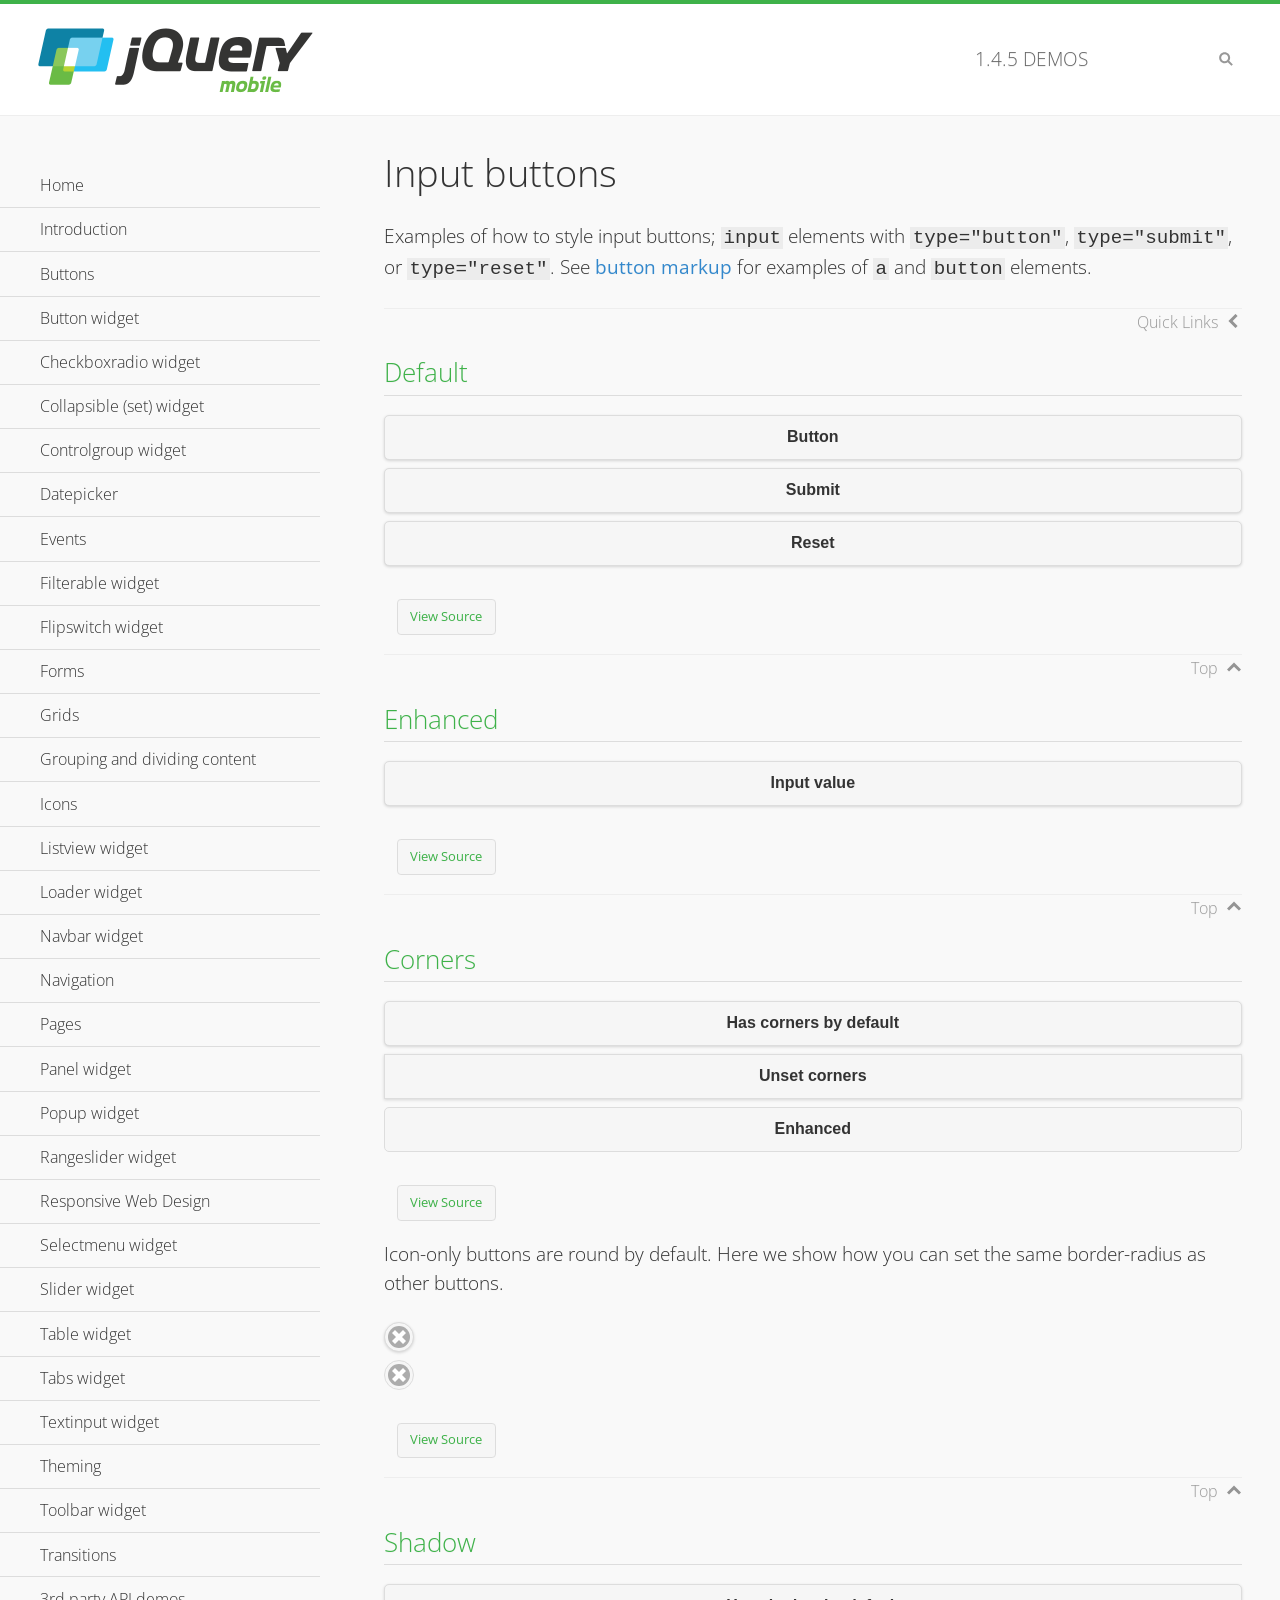
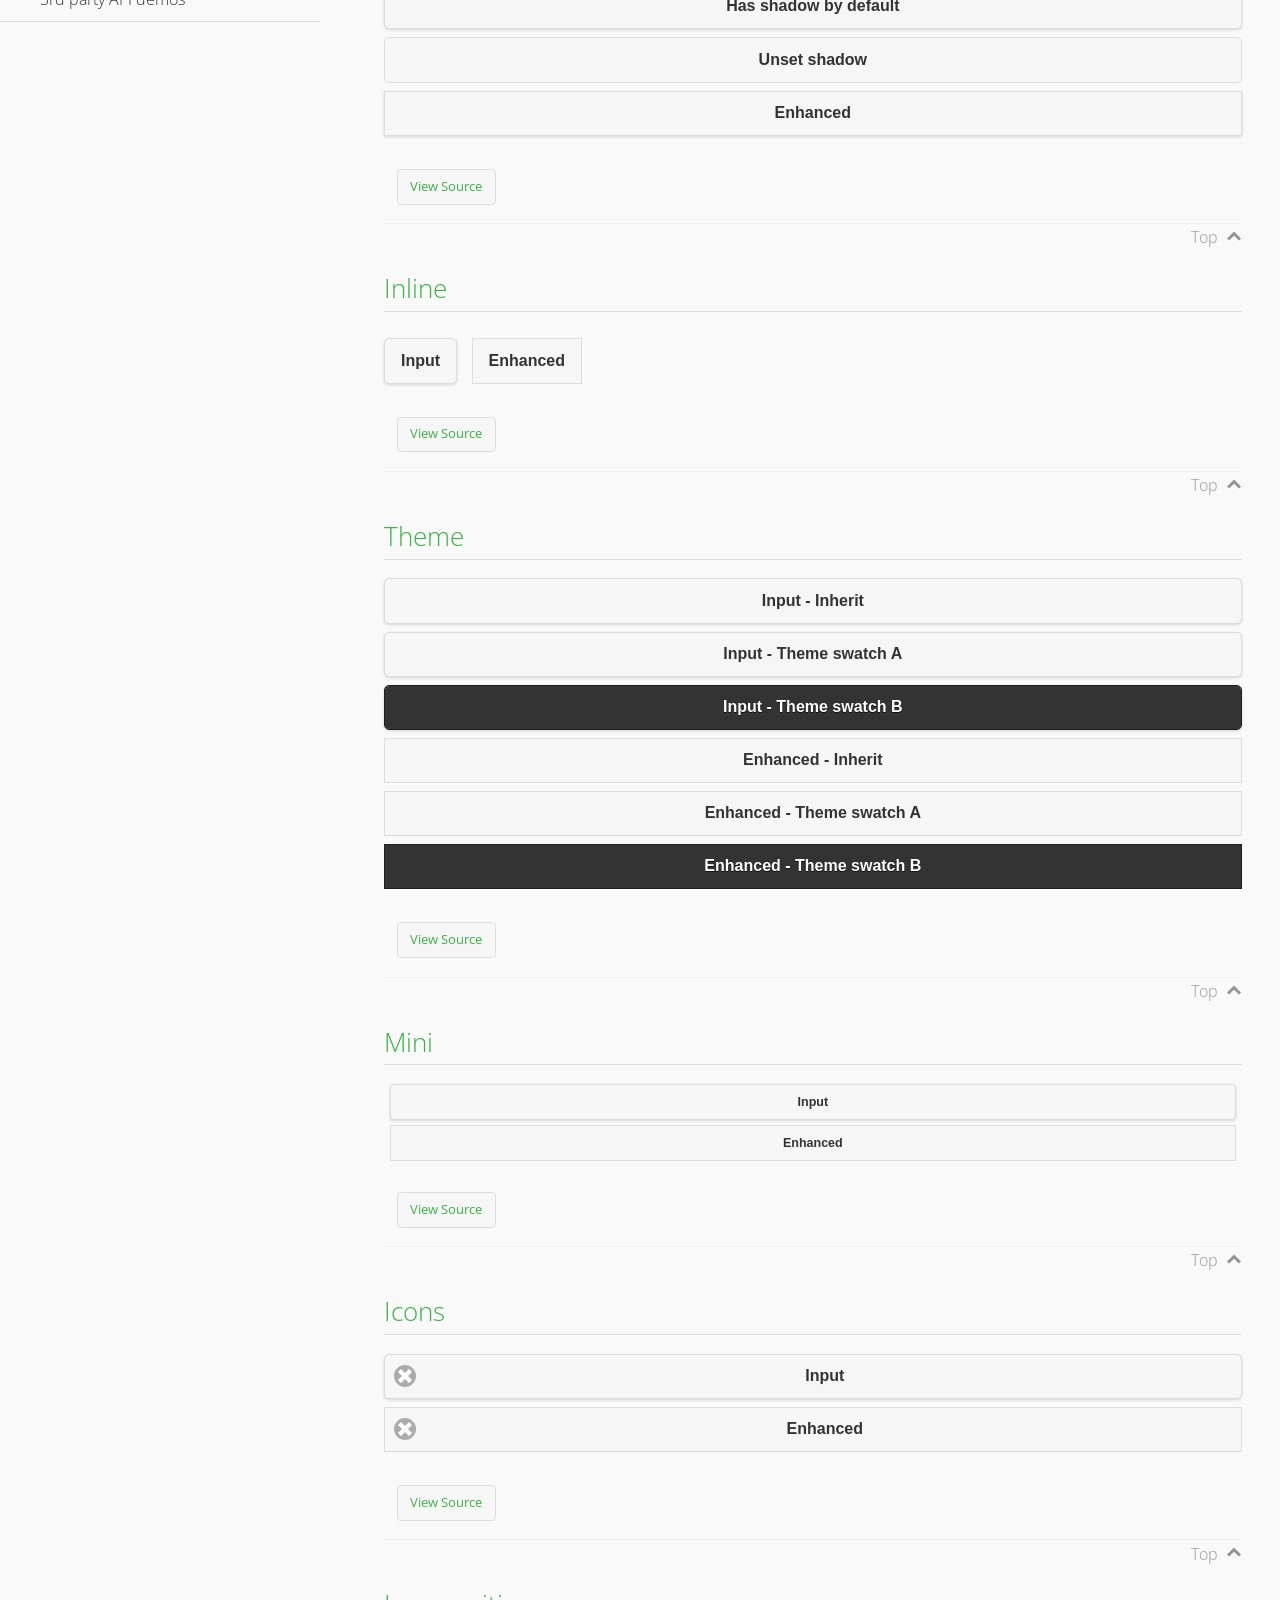
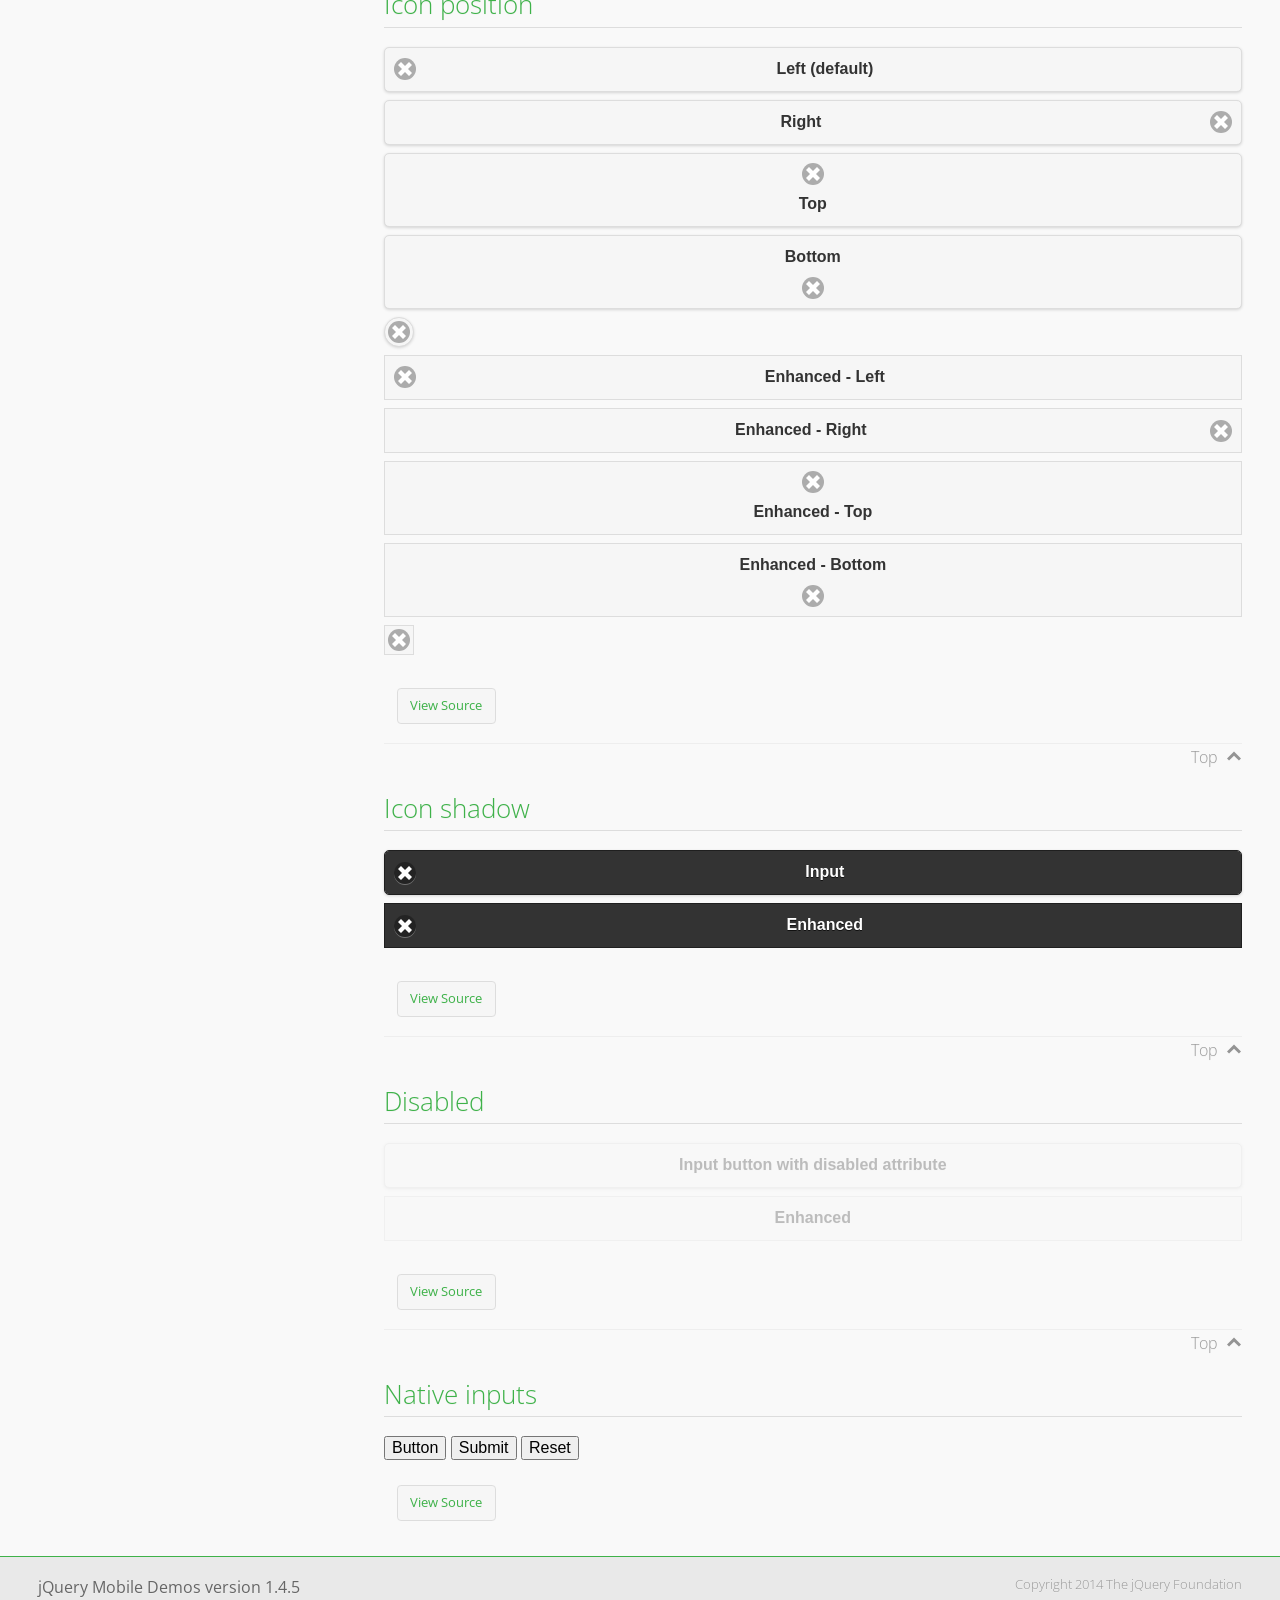
<file: css/demos/button/index.html>
<!DOCTYPE html>
<html>
<head>
	<meta charset="utf-8">
	<meta name="viewport" content="width=device-width, initial-scale=1">
	<title>Input buttons - jQuery Mobile Demos</title>
	<link rel="shortcut icon" href="../favicon.ico">
    <link rel="stylesheet" href="http://fonts.googleapis.com/css?family=Open+Sans:300,400,700">
	<link rel="stylesheet" href="../css/themes/default/jquery.mobile-1.4.5.min.css">
	<link rel="stylesheet" href="../_assets/css/jqm-demos.css">
	<script src="../js/jquery.js"></script>
	<script src="../_assets/js/index.js"></script>
	<script src="../js/jquery.mobile-1.4.5.min.js"></script>
</head>
<body>
<div data-role="page" class="jqm-demos" data-quicklinks="true">

	<div data-role="header" class="jqm-header">
		<h2><a href="../" title="jQuery Mobile Demos home"><img src="../_assets/img/jquery-logo.png" alt="jQuery Mobile"></a></h2>
		<p><span class="jqm-version"></span> Demos</p>
		<a href="#" class="jqm-navmenu-link ui-btn ui-btn-icon-notext ui-corner-all ui-icon-bars ui-nodisc-icon ui-alt-icon ui-btn-left">Menu</a>
		<a href="#" class="jqm-search-link ui-btn ui-btn-icon-notext ui-corner-all ui-icon-search ui-nodisc-icon ui-alt-icon ui-btn-right">Search</a>
	</div><!-- /header -->

	<div role="main" class="ui-content jqm-content">

		<h1>Input buttons</h1>

		<p>Examples of how to style input buttons; <code>input</code> elements with <code>type="button"</code>, <code>type="submit"</code>, or <code>type="reset"</code>. See <a href="../button-markup/">button markup</a> for examples of <code>a</code> and <code>button</code> elements.</p>

		<h2>Default</h2>

		<div data-demo-html="true">
			<form>
				<input type="button" value="Button">
				<input type="submit" value="Submit">
				<input type="reset" value="Reset">
			</form>
		</div><!--/demo-html -->

		<h2>Enhanced</h2>

		<div data-demo-html="true">
			<form>
				<div class="ui-input-btn ui-btn ui-corner-all ui-shadow">
					Input value
					<input type="button" data-enhanced="true" value="Input value">
				</div>
			</form>
		</div><!--/demo-html -->

		<h2>Corners</h2>

		<div data-demo-html="true">
			<form>
				<input type="button" value="Has corners by default">
				<input type="button" data-corners="false" value="Unset corners">
				<div class="ui-input-btn ui-btn ui-corner-all">
					Enhanced
					<input type="button" data-enhanced="true" value="Enhanced">
				</div>
			</form>
		</div><!--/demo-html -->

		<p>Icon-only buttons are round by default. Here we show how you can set the same border-radius as other buttons.</p>

		<div data-demo-html="true" data-demo-css="true">
			<form>
				<input type="button" data-icon="delete" data-iconpos="notext" value="Icon only">
				<div id="custom-border-radius">
					<div class="ui-input-btn ui-btn ui-icon-delete ui-btn-icon-notext ui-corner-all">
						Enhanced - Icon only
						<input type="button" data-enhanced="true" value="Enhanced - Icon only">
					</div>
				</div>
			</form>
		</div><!--/demo-html -->

		<h2>Shadow</h2>

		<div data-demo-html="true">
			<form>
				<input type="button" value="Has shadow by default">
				<input type="button" data-shadow="false" value="Unset shadow">
				<div class="ui-input-btn ui-btn ui-shadow">
					Enhanced
					<input type="button" data-enhanced="true" value="Enhanced">
				</div>
			</form>
		</div><!--/demo-html -->

		<h2>Inline</h2>

		<div data-demo-html="true">
			<form>
				<input type="button" data-inline="true" value="Input">
				<div class="ui-input-btn ui-btn ui-btn-inline">
					Enhanced
					<input type="button" data-enhanced="true" value="Enhanced">
				</div>
			</form>
		</div><!--/demo-html -->

		<h2>Theme</h2>

		<div data-demo-html="true">
			<form>
				<input type="button" value="Input - Inherit">
				<input type="button" data-theme="a" value="Input - Theme swatch A">
				<input type="button" data-theme="b" value="Input - Theme swatch B">
				<div class="ui-input-btn ui-btn">
					Enhanced - Inherit
					<input type="button" data-enhanced="true" value="Enhanced - Inherit">
				</div>
				<div class="ui-input-btn ui-btn ui-btn-a">
					Enhanced - Theme swatch A
					<input type="button" data-enhanced="true" value="Enhanced - Theme swatch A">
				</div>
				<div class="ui-input-btn ui-btn ui-btn-b">
					Enhanced - Theme swatch B
					<input type="button" data-enhanced="true" value="Enhanced - Theme swatch B">
				</div>
			</form>
		</div><!--/demo-html -->

		<h2>Mini</h2>

		<div data-demo-html="true">
			<form>
				<input type="button" data-mini="true" value="Input">
				<div class="ui-input-btn ui-btn ui-mini">
					Enhanced
					<input type="button" data-enhanced="true" value="Enhanced">
				</div>
			</form>
		</div><!--/demo-html -->

		<h2>Icons</h2>

		<div data-demo-html="true">
			<form>
				<input type="button" data-icon="delete" value="Input">
				<div class="ui-input-btn ui-btn ui-icon-delete ui-btn-icon-left">
					Enhanced
					<input type="button" data-enhanced="true" value="Enhanced">
				</div>
			</form>
		</div><!--/demo-html -->

		<h2>Icon position</h2>

		<div data-demo-html="true">
			<form>
				<input type="button" data-icon="delete" value="Left (default)">
				<input type="button" data-icon="delete" data-iconpos="right" value="Right">
				<input type="button" data-icon="delete" data-iconpos="top" value="Top">
				<input type="button" data-icon="delete" data-iconpos="bottom" value="Bottom">
				<input type="button" data-icon="delete" data-iconpos="notext" value="Icon only">
				<div class="ui-input-btn ui-btn ui-icon-delete ui-btn-icon-left">
					Enhanced - Left
					<input type="button" data-enhanced="true" value="Enhanced - Left">
				</div>
				<div class="ui-input-btn ui-btn ui-icon-delete ui-btn-icon-right">
					Enhanced - Right
					<input type="button" data-enhanced="true" value="Enhanced - Right">
				</div>
				<div class="ui-input-btn ui-btn ui-icon-delete ui-btn-icon-top">
					Enhanced - Top
					<input type="button" data-enhanced="true" value="Enhanced - Top">
				</div>
				<div class="ui-input-btn ui-btn ui-icon-delete ui-btn-icon-bottom">
					Enhanced - Bottom
					<input type="button" data-enhanced="true" value="Enhanced - Bottom">
				</div>
				<div class="ui-input-btn ui-btn ui-icon-delete ui-btn-icon-notext">
					Enhanced - Icon only
					<input type="button" data-enhanced="true" value="Enhanced - Icon only">
				</div>
			</form>
		</div><!--/demo-html -->

		<h2>Icon shadow</h2>

		<div data-demo-html="true">
			<form>
				<input type="button" data-theme="b" data-icon="delete" data-iconshadow="true" value="Input">
				<div class="ui-input-btn ui-btn ui-btn-b ui-icon-delete ui-btn-icon-left ui-shadow-icon">
					Enhanced
					<input type="button" data-enhanced="true" value="Enhanced">
				</div>
			</form>
		</div><!--/demo-html -->

		<h2>Disabled</h2>

		<div data-demo-html="true">
			<form>
				<input type="button" disabled value="Input button with disabled attribute">
				<div class="ui-input-btn ui-btn ui-state-disabled">
					Enhanced
					<input type="button" disabled data-enhanced="true" value="Enhanced">
				</div>
			</form>
		</div><!--/demo-html -->

		<h2>Native inputs</h2>

		<div data-demo-html="true">
			<form>
				<input type="button" data-role="none" value="Button">
				<input type="submit" data-role="none" value="Submit">
				<input type="reset" data-role="none" value="Reset">
			</form>
		</div><!--/demo-html -->

	</div><!-- /content -->
	    <div data-role="panel" class="jqm-navmenu-panel" data-position="left" data-display="overlay" data-theme="a">
	    	<ul class="jqm-list ui-alt-icon ui-nodisc-icon">
<li data-filtertext="demos homepage" data-icon="home"><a href=".././">Home</a></li>
<li data-filtertext="introduction overview getting started"><a href="../intro/" data-ajax="false">Introduction</a></li>
<li data-filtertext="buttons button markup buttonmarkup method anchor link button element"><a href="../button-markup/" data-ajax="false">Buttons</a></li>
<li data-filtertext="form button widget input button submit reset"><a href="../button/" data-ajax="false">Button widget</a></li>
<li data-role="collapsible" data-enhanced="true" data-collapsed-icon="carat-d" data-expanded-icon="carat-u" data-iconpos="right" data-inset="false" class="ui-collapsible ui-collapsible-themed-content ui-collapsible-collapsed">
	<h3 class="ui-collapsible-heading ui-collapsible-heading-collapsed">
		<a href="#" class="ui-collapsible-heading-toggle ui-btn ui-btn-icon-right ui-btn-inherit ui-icon-carat-d">
		    Checkboxradio widget<span class="ui-collapsible-heading-status"> click to expand contents</span>
		</a>
	</h3>
	<div class="ui-collapsible-content ui-body-inherit ui-collapsible-content-collapsed" aria-hidden="true">
		<ul>
			<li data-filtertext="form checkboxradio widget checkbox input checkboxes controlgroups"><a href="../checkboxradio-checkbox/" data-ajax="false">Checkboxes</a></li>
			<li data-filtertext="form checkboxradio widget radio input radio buttons controlgroups"><a href="../checkboxradio-radio/" data-ajax="false">Radio buttons</a></li>
		</ul>
	</div>
</li>
<li data-role="collapsible" data-enhanced="true" data-collapsed-icon="carat-d" data-expanded-icon="carat-u" data-iconpos="right" data-inset="false" class="ui-collapsible ui-collapsible-themed-content ui-collapsible-collapsed">
	<h3 class="ui-collapsible-heading ui-collapsible-heading-collapsed">
		<a href="#" class="ui-collapsible-heading-toggle ui-btn ui-btn-icon-right ui-btn-inherit ui-icon-carat-d">
			Collapsible (set) widget<span class="ui-collapsible-heading-status"> click to expand contents</span>
		</a>
	</h3>
	<div class="ui-collapsible-content ui-body-inherit ui-collapsible-content-collapsed" aria-hidden="true">
		<ul>
			<li data-filtertext="collapsibles content formatting"><a href="../collapsible/" data-ajax="false">Collapsible</a></li>
			<li data-filtertext="dynamic collapsible set accordion append expand"><a href="../collapsible-dynamic/" data-ajax="false">Dynamic collapsibles</a></li>
			<li data-filtertext="accordions collapsible set widget content formatting grouped collapsibles"><a href="../collapsibleset/" data-ajax="false">Collapsible set</a></li>
		</ul>
	</div>
</li>
<li data-role="collapsible" data-enhanced="true" data-collapsed-icon="carat-d" data-expanded-icon="carat-u" data-iconpos="right" data-inset="false" class="ui-collapsible ui-collapsible-themed-content ui-collapsible-collapsed">
	<h3 class="ui-collapsible-heading ui-collapsible-heading-collapsed">
		<a href="#" class="ui-collapsible-heading-toggle ui-btn ui-btn-icon-right ui-btn-inherit ui-icon-carat-d">
			Controlgroup widget<span class="ui-collapsible-heading-status"> click to expand contents</span>
		</a>
	</h3>
	<div class="ui-collapsible-content ui-body-inherit ui-collapsible-content-collapsed" aria-hidden="true">
		<ul>
			<li data-filtertext="controlgroups selectmenu checkboxradio input grouped buttons horizontal vertical"><a href="../controlgroup/" data-ajax="false">Controlgroup</a></li>
			<li data-filtertext="dynamic controlgroup dynamically add buttons"><a href="../controlgroup-dynamic/" data-ajax="false">Dynamic controlgroups</a></li>
		</ul>
	</div>
</li>
<li data-filtertext="form datepicker widget date input"><a href="../datepicker/" data-ajax="false">Datepicker</a></li>
<li data-role="collapsible" data-enhanced="true" data-collapsed-icon="carat-d" data-expanded-icon="carat-u" data-iconpos="right" data-inset="false" class="ui-collapsible ui-collapsible-themed-content ui-collapsible-collapsed">
	<h3 class="ui-collapsible-heading ui-collapsible-heading-collapsed">
		<a href="#" class="ui-collapsible-heading-toggle ui-btn ui-btn-icon-right ui-btn-inherit ui-icon-carat-d">
			Events<span class="ui-collapsible-heading-status"> click to expand contents</span>
		</a>
	</h3>
	<div class="ui-collapsible-content ui-body-inherit ui-collapsible-content-collapsed" aria-hidden="true">
		<ul>
			<li data-filtertext="swipe to delete list items listviews swipe events"><a href="../swipe-list/" data-ajax="false">Swipe list items</a></li>
			<li data-filtertext="swipe to navigate swipe page navigation swipe events"><a href="../swipe-page/" data-ajax="false">Swipe page navigation</a></li>
		</ul>
	</div>
</li>
<li data-filtertext="filterable filter elements sorting searching listview table"><a href="../filterable/" data-ajax="false">Filterable widget</a></li>
<li data-filtertext="form flipswitch widget flip toggle switch binary select checkbox input"><a href="../flipswitch/" data-ajax="false">Flipswitch widget</a></li>
<li data-role="collapsible" data-enhanced="true" data-collapsed-icon="carat-d" data-expanded-icon="carat-u" data-iconpos="right" data-inset="false" class="ui-collapsible ui-collapsible-themed-content ui-collapsible-collapsed">
	<h3 class="ui-collapsible-heading ui-collapsible-heading-collapsed">
		<a href="#" class="ui-collapsible-heading-toggle ui-btn ui-btn-icon-right ui-btn-inherit ui-icon-carat-d">
			Forms<span class="ui-collapsible-heading-status"> click to expand contents</span>
		</a>
	</h3>
	<div class="ui-collapsible-content ui-body-inherit ui-collapsible-content-collapsed" aria-hidden="true">
		<ul>
			<li data-filtertext="forms text checkbox radio range button submit reset inputs selects textarea slider flipswitch label form elements"><a href="../forms/" data-ajax="false">Forms</a></li>
			<li data-filtertext="form hide labels hidden accessible ui-hidden-accessible forms"><a href="../forms-label-hidden-accessible/" data-ajax="false">Hide labels</a></li>
			<li data-filtertext="form field containers fieldcontain ui-field-contain forms"><a href="../forms-field-contain/" data-ajax="false">Field containers</a></li>
			<li data-filtertext="forms disabled form elements"><a href="../forms-disabled/" data-ajax="false">Forms disabled</a></li>
			<li data-filtertext="forms gallery examples overview forms text checkbox radio range button submit reset inputs selects textarea slider flipswitch label form elements"><a href="../forms-gallery/" data-ajax="false">Forms gallery</a></li>
		</ul>
	</div>
</li>
<li data-role="collapsible" data-enhanced="true" data-collapsed-icon="carat-d" data-expanded-icon="carat-u" data-iconpos="right" data-inset="false" class="ui-collapsible ui-collapsible-themed-content ui-collapsible-collapsed">
	<h3 class="ui-collapsible-heading ui-collapsible-heading-collapsed">
		<a href="#" class="ui-collapsible-heading-toggle ui-btn ui-btn-icon-right ui-btn-inherit ui-icon-carat-d">
			Grids<span class="ui-collapsible-heading-status"> click to expand contents</span>
		</a>
	</h3>
	<div class="ui-collapsible-content ui-body-inherit ui-collapsible-content-collapsed" aria-hidden="true">
		<ul>
			<li data-filtertext="grids columns blocks content formatting rwd responsive css framework"><a href="../grids/" data-ajax="false">Grids</a></li>
			<li data-filtertext="buttons in grids css framework"><a href="../grids-buttons/" data-ajax="false">Buttons in grids</a></li>
			<li data-filtertext="custom responsive grids rwd css framework"><a href="../grids-custom-responsive/" data-ajax="false">Custom responsive grids</a></li>
		</ul>
	</div>
</li>
<li data-filtertext="blocks content formatting sections heading"><a href="../body-bar-classes/" data-ajax="false">Grouping and dividing content</a></li>
<li data-role="collapsible" data-enhanced="true" data-collapsed-icon="carat-d" data-expanded-icon="carat-u" data-iconpos="right" data-inset="false" class="ui-collapsible ui-collapsible-themed-content ui-collapsible-collapsed">
	<h3 class="ui-collapsible-heading ui-collapsible-heading-collapsed">
		<a href="#" class="ui-collapsible-heading-toggle ui-btn ui-btn-icon-right ui-btn-inherit ui-icon-carat-d">
			Icons<span class="ui-collapsible-heading-status"> click to expand contents</span>
		</a>
	</h3>
	<div class="ui-collapsible-content ui-body-inherit ui-collapsible-content-collapsed" aria-hidden="true">
		<ul>
			<li data-filtertext="button icons svg disc alt custom icon position"><a href="../icons/" data-ajax="false">Icons</a></li>
			<li data-filtertext=""><a href="../icons-grunticon/" data-ajax="false">Grunticon loader</a></li>
		</ul>
	</div>
</li>
<li data-role="collapsible" data-enhanced="true" data-collapsed-icon="carat-d" data-expanded-icon="carat-u" data-iconpos="right" data-inset="false" class="ui-collapsible ui-collapsible-themed-content ui-collapsible-collapsed">
	<h3 class="ui-collapsible-heading ui-collapsible-heading-collapsed">
		<a href="#" class="ui-collapsible-heading-toggle ui-btn ui-btn-icon-right ui-btn-inherit ui-icon-carat-d">
			Listview widget<span class="ui-collapsible-heading-status"> click to expand contents</span>
		</a>
	</h3>
	<div class="ui-collapsible-content ui-body-inherit ui-collapsible-content-collapsed" aria-hidden="true">
		<ul>
			<li data-filtertext="listview widget thumbnails icons nested split button collapsible ul ol"><a href="../listview/" data-ajax="false">Listview</a></li>
			<li data-filtertext="autocomplete filterable reveal listview filtertextbeforefilter placeholder"><a href="../listview-autocomplete/" data-ajax="false">Listview autocomplete</a></li>
			<li data-filtertext="autocomplete filterable reveal listview remote data filtertextbeforefilter placeholder"><a href="../listview-autocomplete-remote/" data-ajax="false">Listview autocomplete remote data</a></li>
			<li data-filtertext="autodividers anchor jump scroll linkbars listview lists ul ol"><a href="../listview-autodividers-linkbar/" data-ajax="false">Listview autodividers linkbar</a></li>
			<li data-filtertext="listview autodividers selector autodividersselector lists ul ol"><a href="../listview-autodividers-selector/" data-ajax="false">Listview autodividers selector</a></li>
			<li data-filtertext="listview nested list items"><a href="../listview-nested-lists/" data-ajax="false">Nested Listviews</a></li>
			<li data-filtertext="listview collapsible list items flat"><a href="../listview-collapsible-item-flat/" data-ajax="false">Listview collapsible list items (flat)</a></li>
			<li data-filtertext="listview collapsible list indented"><a href="../listview-collapsible-item-indented/" data-ajax="false">Listview collapsible list items (indented)</a></li>
			<li data-filtertext="grid listview responsive grids responsive listviews lists ul"><a href="../listview-grid/" data-ajax="false">Listview responsive grid</a></li>
		</ul>
	</div>
</li>
<li data-filtertext="loader widget page loading navigation overlay spinner"><a href="../loader/" data-ajax="false">Loader widget</a></li>
<li data-filtertext="navbar widget navmenu toolbars header footer"><a href="../navbar/" data-ajax="false">Navbar widget</a></li>
<li data-role="collapsible" data-enhanced="true" data-collapsed-icon="carat-d" data-expanded-icon="carat-u" data-iconpos="right" data-inset="false" class="ui-collapsible ui-collapsible-themed-content ui-collapsible-collapsed">
	<h3 class="ui-collapsible-heading ui-collapsible-heading-collapsed">
		<a href="#" class="ui-collapsible-heading-toggle ui-btn ui-btn-icon-right ui-btn-inherit ui-icon-carat-d">
			Navigation<span class="ui-collapsible-heading-status"> click to expand contents</span>
		</a>
	</h3>
	<div class="ui-collapsible-content ui-body-inherit ui-collapsible-content-collapsed" aria-hidden="true">
		<ul>
			<li data-filtertext="ajax navigation navigate widget history event method"><a href="../navigation/" data-ajax="false">Navigation</a></li>
			<li data-filtertext="linking pages page links navigation ajax prefetch cache"><a href="../navigation-linking-pages/" data-ajax="false">Linking pages</a></li>
			<!-- <li data-filtertext="php redirect server redirection server-side navigation"><a href="../navigation-php-redirect/" data-ajax="false">PHP redirect demo</a></li>-->
			<li data-filtertext="navigation redirection hash query"><a href="../navigation-hash-processing/" data-ajax="false">Hash processing demo</a></li>
			<li data-filtertext="navigation redirection hash query"><a href="../page-events/" data-ajax="false">Page Navigation Events</a></li>
		</ul>
	</div>
</li>
<li data-role="collapsible" data-enhanced="true" data-collapsed-icon="carat-d" data-expanded-icon="carat-u" data-iconpos="right" data-inset="false" class="ui-collapsible ui-collapsible-themed-content ui-collapsible-collapsed">
	<h3 class="ui-collapsible-heading ui-collapsible-heading-collapsed">
		<a href="#" class="ui-collapsible-heading-toggle ui-btn ui-btn-icon-right ui-btn-inherit ui-icon-carat-d">
			Pages<span class="ui-collapsible-heading-status"> click to expand contents</span>
		</a>
	</h3>
	<div class="ui-collapsible-content ui-body-inherit ui-collapsible-content-collapsed" aria-hidden="true">
		<ul>
			<li data-filtertext="pages page widget ajax navigation"><a href="../pages/" data-ajax="false">Pages</a></li>
			<li data-filtertext="single page"><a href="../pages-single-page/" data-ajax="false">Single page</a></li>
			<li data-filtertext="multipage multi-page page"><a href="../pages-multi-page/" data-ajax="false">Multi-page template</a></li>
			<li data-filtertext="dialog page widget modal popup"><a href="../pages-dialog/" data-ajax="false">Dialog page</a></li>
		</ul>
	</div>
</li>
<li data-role="collapsible" data-enhanced="true" data-collapsed-icon="carat-d" data-expanded-icon="carat-u" data-iconpos="right" data-inset="false" class="ui-collapsible ui-collapsible-themed-content ui-collapsible-collapsed">
	<h3 class="ui-collapsible-heading ui-collapsible-heading-collapsed">
		<a href="#" class="ui-collapsible-heading-toggle ui-btn ui-btn-icon-right ui-btn-inherit ui-icon-carat-d">
			Panel widget<span class="ui-collapsible-heading-status"> click to expand contents</span>
		</a>
	</h3>
	<div class="ui-collapsible-content ui-body-inherit ui-collapsible-content-collapsed" aria-hidden="true">
		<ul>
			<li data-filtertext="panel widget sliding panels reveal push overlay responsive"><a href="../panel/" data-ajax="false">Panel</a></li>
			<li data-filtertext=""><a href="../panel-external/" data-ajax="false">External panels</a></li>
			<li data-filtertext="panel "><a href="../panel-fixed/" data-ajax="false">Fixed panels</a></li>
			<li data-filtertext="panel slide panels sliding panels shadow rwd responsive breakpoint"><a href="../panel-responsive/" data-ajax="false">Panels responsive</a></li>
			<li data-filtertext="panel custom style custom panel width reveal shadow listview panel styling page background wrapper"><a href="../panel-styling/" data-ajax="false">Custom panel style</a></li>
			<li data-filtertext="panel open on swipe"><a href="../panel-swipe-open/" data-ajax="false">Panel open on swipe</a></li>
			<li data-filtertext="panels outside page internal external toolbars"><a href="../panel-external-internal/" data-ajax="false">Panel external and internal</a></li>
		</ul>
	</div>
</li>
<li data-role="collapsible" data-enhanced="true" data-collapsed-icon="carat-d" data-expanded-icon="carat-u" data-iconpos="right" data-inset="false" class="ui-collapsible ui-collapsible-themed-content ui-collapsible-collapsed">
	<h3 class="ui-collapsible-heading ui-collapsible-heading-collapsed">
		<a href="#" class="ui-collapsible-heading-toggle ui-btn ui-btn-icon-right ui-btn-inherit ui-icon-carat-d">
			Popup widget<span class="ui-collapsible-heading-status"> click to expand contents</span>
		</a>
	</h3>
	<div class="ui-collapsible-content ui-body-inherit ui-collapsible-content-collapsed" aria-hidden="true">
		<ul>
			<li data-filtertext="popup widget popups dialog modal transition tooltip lightbox form overlay screen flip pop fade transition"><a href="../popup/" data-ajax="false">Popup</a></li>
			<li data-filtertext="popup alignment position"><a href="../popup-alignment/" data-ajax="false">Popup alignment</a></li>
			<li data-filtertext="popup arrow size popups popover"><a href="../popup-arrow-size/" data-ajax="false">Popup arrow size</a></li>
			<li data-filtertext="dynamic popups popup images lightbox"><a href="../popup-dynamic/" data-ajax="false">Dynamic popups</a></li>
			<li data-filtertext="popups with iframes scaling"><a href="../popup-iframe/" data-ajax="false">Popups with iframes</a></li>
			<li data-filtertext="popup image scaling"><a href="../popup-image-scaling/" data-ajax="false">Popup image scaling</a></li>
			<li data-filtertext="external popup outside multi-page"><a href="../popup-outside-multipage/" data-ajax="false">Popup outside multi-page</a></li>
		</ul>
	</div>
</li>
<li data-filtertext="form rangeslider widget dual sliders dual handle sliders range input"><a href="../rangeslider/" data-ajax="false">Rangeslider widget</a></li>
<li data-filtertext="responsive web design rwd adaptive progressive enhancement PE accessible mobile breakpoints media query media queries"><a href="../rwd/" data-ajax="false">Responsive Web Design</a></li>
<li data-role="collapsible" data-enhanced="true" data-collapsed-icon="carat-d" data-expanded-icon="carat-u" data-iconpos="right" data-inset="false" class="ui-collapsible ui-collapsible-themed-content ui-collapsible-collapsed">
	<h3 class="ui-collapsible-heading ui-collapsible-heading-collapsed">
		<a href="#" class="ui-collapsible-heading-toggle ui-btn ui-btn-icon-right ui-btn-inherit ui-icon-carat-d">
			Selectmenu widget<span class="ui-collapsible-heading-status"> click to expand contents</span>
		</a>
	</h3>
	<div class="ui-collapsible-content ui-body-inherit ui-collapsible-content-collapsed" aria-hidden="true">
		<ul>
			<li data-filtertext="form selectmenu widget select input custom select menu selects"><a href="../selectmenu/" data-ajax="false">Selectmenu</a></li>
			<li data-filtertext="form custom select menu selectmenu widget custom menu option optgroup multiple selects"><a href="../selectmenu-custom/" data-ajax="false">Custom select menu</a></li>
			<li data-filtertext="filterable select filter popup dialog"><a href="../selectmenu-custom-filter/" data-ajax="false">Custom select menu with filter</a></li>
		</ul>
	</div>
</li>
<li data-role="collapsible" data-enhanced="true" data-collapsed-icon="carat-d" data-expanded-icon="carat-u" data-iconpos="right" data-inset="false" class="ui-collapsible ui-collapsible-themed-content ui-collapsible-collapsed">
	<h3 class="ui-collapsible-heading ui-collapsible-heading-collapsed">
		<a href="#" class="ui-collapsible-heading-toggle ui-btn ui-btn-icon-right ui-btn-inherit ui-icon-carat-d">
			Slider widget<span class="ui-collapsible-heading-status"> click to expand contents</span>
		</a>
	</h3>
	<div class="ui-collapsible-content ui-body-inherit ui-collapsible-content-collapsed" aria-hidden="true">
		<ul>
			<li data-filtertext="form slider widget range input single sliders"><a href="../slider/" data-ajax="false">Slider</a></li>
			<li data-filtertext="form slider widget flipswitch slider binary select flip toggle switch"><a href="../slider-flipswitch/" data-ajax="false">Slider flip toggle switch</a></li>
			<li data-filtertext="form slider tooltip handle value input range sliders"><a href="../slider-tooltip/" data-ajax="false">Slider tooltip</a></li>
		</ul>
	</div>
</li>
<li data-role="collapsible" data-enhanced="true" data-collapsed-icon="carat-d" data-expanded-icon="carat-u" data-iconpos="right" data-inset="false" class="ui-collapsible ui-collapsible-themed-content ui-collapsible-collapsed">
	<h3 class="ui-collapsible-heading ui-collapsible-heading-collapsed">
		<a href="#" class="ui-collapsible-heading-toggle ui-btn ui-btn-icon-right ui-btn-inherit ui-icon-carat-d">
			Table widget<span class="ui-collapsible-heading-status"> click to expand contents</span>
		</a>
	</h3>
	<div class="ui-collapsible-content ui-body-inherit ui-collapsible-content-collapsed" aria-hidden="true">
		<ul>
			<li data-filtertext="table widget reflow column toggle th td responsive tables rwd hide show tabular"><a href="../table-column-toggle/" data-ajax="false">Table Column Toggle</a></li>
			<li data-filtertext="table column toggle phone comparison demo"><a href="../table-column-toggle-example/" data-ajax="false">Table Column Toggle demo</a></li>
			<li data-filtertext="responsive tables table column toggle heading groups rwd breakpoint"><a href="../table-column-toggle-heading-groups/" data-ajax="false">Table Column Toggle heading groups</a></li>
			<li data-filtertext="responsive tables table column toggle hide rwd breakpoint customization options"><a href="../table-column-toggle-options/" data-ajax="false">Table Column Toggle options</a></li>
			<li data-filtertext="table reflow th td responsive rwd columns tabular"><a href="../table-reflow/" data-ajax="false">Table Reflow</a></li>
			<li data-filtertext="responsive tables table reflow heading groups rwd breakpoint"><a href="../table-reflow-heading-groups/" data-ajax="false">Table Reflow heading groups</a></li>
			<li data-filtertext="responsive tables table reflow stripes strokes table style"><a href="../table-reflow-stripes-strokes/" data-ajax="false">Table Reflow stripes and strokes</a></li>
			<li data-filtertext="responsive tables table reflow stack custom styles"><a href="../table-reflow-styling/" data-ajax="false">Table Reflow custom styles</a></li>
		</ul>
	</div>
</li>
<li data-filtertext="ui tabs widget"><a href="../tabs/" data-ajax="false">Tabs widget</a></li>
<li data-filtertext="form textinput widget text input textarea number date time tel email file color password"><a href="../textinput/" data-ajax="false">Textinput widget</a></li>
<li data-role="collapsible" data-enhanced="true" data-collapsed-icon="carat-d" data-expanded-icon="carat-u" data-iconpos="right" data-inset="false" class="ui-collapsible ui-collapsible-themed-content ui-collapsible-collapsed">
	<h3 class="ui-collapsible-heading ui-collapsible-heading-collapsed">
		<a href="#" class="ui-collapsible-heading-toggle ui-btn ui-btn-icon-right ui-btn-inherit ui-icon-carat-d">
			Theming<span class="ui-collapsible-heading-status"> click to expand contents</span>
		</a>
	</h3>
	<div class="ui-collapsible-content ui-body-inherit ui-collapsible-content-collapsed" aria-hidden="true">
		<ul>
			<li data-filtertext="default theme swatches theming style css"><a href="../theme-default/" data-ajax="false">Default theme</a></li>
			<li data-filtertext="classic theme old theme swatches theming style css"><a href="../theme-classic/" data-ajax="false">Classic theme</a></li>
		</ul>
	</div>
</li>
<li data-role="collapsible" data-enhanced="true" data-collapsed-icon="carat-d" data-expanded-icon="carat-u" data-iconpos="right" data-inset="false" class="ui-collapsible ui-collapsible-themed-content ui-collapsible-collapsed">
	<h3 class="ui-collapsible-heading ui-collapsible-heading-collapsed">
		<a href="#" class="ui-collapsible-heading-toggle ui-btn ui-btn-icon-right ui-btn-inherit ui-icon-carat-d">
			Toolbar widget<span class="ui-collapsible-heading-status"> click to expand contents</span>
		</a>
	</h3>
	<div class="ui-collapsible-content ui-body-inherit ui-collapsible-content-collapsed" aria-hidden="true">
		<ul>
			<li data-filtertext="toolbar widget header footer toolbars fixed fullscreen external sections"><a href="../toolbar/" data-ajax="false">Toolbar</a></li>
			<li data-filtertext="dynamic toolbars dynamically add toolbar header footer"><a href="../toolbar-dynamic/" data-ajax="false">Dynamic toolbars</a></li>
			<li data-filtertext="external toolbars header footer"><a href="../toolbar-external/" data-ajax="false">External toolbars</a></li>
			<li data-filtertext="fixed toolbars header footer"><a href="../toolbar-fixed/" data-ajax="false">Fixed toolbars</a></li>
			<li data-filtertext="fixed fullscreen toolbars header footer"><a href="../toolbar-fixed-fullscreen/" data-ajax="false">Fullscreen toolbars</a></li>
			<li data-filtertext="external fixed toolbars header footer"><a href="../toolbar-fixed-external/" data-ajax="false">Fixed external toolbars</a></li>
			<li data-filtertext="external persistent toolbars header footer navbar navmenu"><a href="../toolbar-fixed-persistent/" data-ajax="false">Persistent toolbars</a></li>
			<li data-filtertext="external ajax optimized toolbars persistent toolbars header footer navbar"><a href="../toolbar-fixed-persistent-optimized/" data-ajax="false">Ajax optimized toolbars</a></li>
			<li data-filtertext="form in toolbars header footer"><a href="../toolbar-fixed-forms/" data-ajax="false">Form in toolbar</a></li>
		</ul>
	</div>
</li>
<li data-filtertext="page transitions animated pages popup navigation flip slide fade pop"><a href="../transitions/" data-ajax="false">Transitions</a></li>
<li data-role="collapsible" data-enhanced="true" data-collapsed-icon="carat-d" data-expanded-icon="carat-u" data-iconpos="right" data-inset="false" class="ui-collapsible ui-collapsible-themed-content ui-collapsible-collapsed">
	<h3 class="ui-collapsible-heading ui-collapsible-heading-collapsed">
		<a href="#" class="ui-collapsible-heading-toggle ui-btn ui-btn-icon-right ui-btn-inherit ui-icon-carat-d">
			3rd party API demos<span class="ui-collapsible-heading-status"> click to expand contents</span>
		</a>
	</h3>
	<div class="ui-collapsible-content ui-body-inherit ui-collapsible-content-collapsed" aria-hidden="true">
		<ul>
			<li data-filtertext="backbone requirejs navigation router"><a href="../backbone-requirejs/" data-ajax="false">Backbone RequireJS</a></li>
			<li data-filtertext="google maps geolocation demo"><a href="../map-geolocation/" data-ajax="false">Google Maps geolocation</a></li>
			<li data-filtertext="google maps hybrid"><a href="../map-list-toggle/" data-ajax="false">Google Maps list toggle</a></li>
		</ul>
	</div>
</li>



		     </ul>
		</div><!-- /panel -->


	<div data-role="footer" data-position="fixed" data-tap-toggle="false" class="jqm-footer">
		<p>jQuery Mobile Demos version <span class="jqm-version"></span></p>
		<p>Copyright 2014 The jQuery Foundation</p>
	</div><!-- /footer -->
	<!-- TODO: This should become an external panel so we can add input to markup (unique ID) -->
    <div data-role="panel" class="jqm-search-panel" data-position="right" data-display="overlay" data-theme="a">
		<div class="jqm-search">
			<ul class="jqm-list" data-filter-placeholder="Search demos..." data-filter-reveal="true">
<li data-filtertext="demos homepage" data-icon="home"><a href=".././">Home</a></li>
<li data-filtertext="introduction overview getting started"><a href="../intro/" data-ajax="false">Introduction</a></li>
<li data-filtertext="buttons button markup buttonmarkup method anchor link button element"><a href="../button-markup/" data-ajax="false">Buttons</a></li>
<li data-filtertext="form button widget input button submit reset"><a href="../button/" data-ajax="false">Button widget</a></li>
<li data-role="collapsible" data-enhanced="true" data-collapsed-icon="carat-d" data-expanded-icon="carat-u" data-iconpos="right" data-inset="false" class="ui-collapsible ui-collapsible-themed-content ui-collapsible-collapsed">
	<h3 class="ui-collapsible-heading ui-collapsible-heading-collapsed">
		<a href="#" class="ui-collapsible-heading-toggle ui-btn ui-btn-icon-right ui-btn-inherit ui-icon-carat-d">
		    Checkboxradio widget<span class="ui-collapsible-heading-status"> click to expand contents</span>
		</a>
	</h3>
	<div class="ui-collapsible-content ui-body-inherit ui-collapsible-content-collapsed" aria-hidden="true">
		<ul>
			<li data-filtertext="form checkboxradio widget checkbox input checkboxes controlgroups"><a href="../checkboxradio-checkbox/" data-ajax="false">Checkboxes</a></li>
			<li data-filtertext="form checkboxradio widget radio input radio buttons controlgroups"><a href="../checkboxradio-radio/" data-ajax="false">Radio buttons</a></li>
		</ul>
	</div>
</li>
<li data-role="collapsible" data-enhanced="true" data-collapsed-icon="carat-d" data-expanded-icon="carat-u" data-iconpos="right" data-inset="false" class="ui-collapsible ui-collapsible-themed-content ui-collapsible-collapsed">
	<h3 class="ui-collapsible-heading ui-collapsible-heading-collapsed">
		<a href="#" class="ui-collapsible-heading-toggle ui-btn ui-btn-icon-right ui-btn-inherit ui-icon-carat-d">
			Collapsible (set) widget<span class="ui-collapsible-heading-status"> click to expand contents</span>
		</a>
	</h3>
	<div class="ui-collapsible-content ui-body-inherit ui-collapsible-content-collapsed" aria-hidden="true">
		<ul>
			<li data-filtertext="collapsibles content formatting"><a href="../collapsible/" data-ajax="false">Collapsible</a></li>
			<li data-filtertext="dynamic collapsible set accordion append expand"><a href="../collapsible-dynamic/" data-ajax="false">Dynamic collapsibles</a></li>
			<li data-filtertext="accordions collapsible set widget content formatting grouped collapsibles"><a href="../collapsibleset/" data-ajax="false">Collapsible set</a></li>
		</ul>
	</div>
</li>
<li data-role="collapsible" data-enhanced="true" data-collapsed-icon="carat-d" data-expanded-icon="carat-u" data-iconpos="right" data-inset="false" class="ui-collapsible ui-collapsible-themed-content ui-collapsible-collapsed">
	<h3 class="ui-collapsible-heading ui-collapsible-heading-collapsed">
		<a href="#" class="ui-collapsible-heading-toggle ui-btn ui-btn-icon-right ui-btn-inherit ui-icon-carat-d">
			Controlgroup widget<span class="ui-collapsible-heading-status"> click to expand contents</span>
		</a>
	</h3>
	<div class="ui-collapsible-content ui-body-inherit ui-collapsible-content-collapsed" aria-hidden="true">
		<ul>
			<li data-filtertext="controlgroups selectmenu checkboxradio input grouped buttons horizontal vertical"><a href="../controlgroup/" data-ajax="false">Controlgroup</a></li>
			<li data-filtertext="dynamic controlgroup dynamically add buttons"><a href="../controlgroup-dynamic/" data-ajax="false">Dynamic controlgroups</a></li>
		</ul>
	</div>
</li>
<li data-filtertext="form datepicker widget date input"><a href="../datepicker/" data-ajax="false">Datepicker</a></li>
<li data-role="collapsible" data-enhanced="true" data-collapsed-icon="carat-d" data-expanded-icon="carat-u" data-iconpos="right" data-inset="false" class="ui-collapsible ui-collapsible-themed-content ui-collapsible-collapsed">
	<h3 class="ui-collapsible-heading ui-collapsible-heading-collapsed">
		<a href="#" class="ui-collapsible-heading-toggle ui-btn ui-btn-icon-right ui-btn-inherit ui-icon-carat-d">
			Events<span class="ui-collapsible-heading-status"> click to expand contents</span>
		</a>
	</h3>
	<div class="ui-collapsible-content ui-body-inherit ui-collapsible-content-collapsed" aria-hidden="true">
		<ul>
			<li data-filtertext="swipe to delete list items listviews swipe events"><a href="../swipe-list/" data-ajax="false">Swipe list items</a></li>
			<li data-filtertext="swipe to navigate swipe page navigation swipe events"><a href="../swipe-page/" data-ajax="false">Swipe page navigation</a></li>
		</ul>
	</div>
</li>
<li data-filtertext="filterable filter elements sorting searching listview table"><a href="../filterable/" data-ajax="false">Filterable widget</a></li>
<li data-filtertext="form flipswitch widget flip toggle switch binary select checkbox input"><a href="../flipswitch/" data-ajax="false">Flipswitch widget</a></li>
<li data-role="collapsible" data-enhanced="true" data-collapsed-icon="carat-d" data-expanded-icon="carat-u" data-iconpos="right" data-inset="false" class="ui-collapsible ui-collapsible-themed-content ui-collapsible-collapsed">
	<h3 class="ui-collapsible-heading ui-collapsible-heading-collapsed">
		<a href="#" class="ui-collapsible-heading-toggle ui-btn ui-btn-icon-right ui-btn-inherit ui-icon-carat-d">
			Forms<span class="ui-collapsible-heading-status"> click to expand contents</span>
		</a>
	</h3>
	<div class="ui-collapsible-content ui-body-inherit ui-collapsible-content-collapsed" aria-hidden="true">
		<ul>
			<li data-filtertext="forms text checkbox radio range button submit reset inputs selects textarea slider flipswitch label form elements"><a href="../forms/" data-ajax="false">Forms</a></li>
			<li data-filtertext="form hide labels hidden accessible ui-hidden-accessible forms"><a href="../forms-label-hidden-accessible/" data-ajax="false">Hide labels</a></li>
			<li data-filtertext="form field containers fieldcontain ui-field-contain forms"><a href="../forms-field-contain/" data-ajax="false">Field containers</a></li>
			<li data-filtertext="forms disabled form elements"><a href="../forms-disabled/" data-ajax="false">Forms disabled</a></li>
			<li data-filtertext="forms gallery examples overview forms text checkbox radio range button submit reset inputs selects textarea slider flipswitch label form elements"><a href="../forms-gallery/" data-ajax="false">Forms gallery</a></li>
		</ul>
	</div>
</li>
<li data-role="collapsible" data-enhanced="true" data-collapsed-icon="carat-d" data-expanded-icon="carat-u" data-iconpos="right" data-inset="false" class="ui-collapsible ui-collapsible-themed-content ui-collapsible-collapsed">
	<h3 class="ui-collapsible-heading ui-collapsible-heading-collapsed">
		<a href="#" class="ui-collapsible-heading-toggle ui-btn ui-btn-icon-right ui-btn-inherit ui-icon-carat-d">
			Grids<span class="ui-collapsible-heading-status"> click to expand contents</span>
		</a>
	</h3>
	<div class="ui-collapsible-content ui-body-inherit ui-collapsible-content-collapsed" aria-hidden="true">
		<ul>
			<li data-filtertext="grids columns blocks content formatting rwd responsive css framework"><a href="../grids/" data-ajax="false">Grids</a></li>
			<li data-filtertext="buttons in grids css framework"><a href="../grids-buttons/" data-ajax="false">Buttons in grids</a></li>
			<li data-filtertext="custom responsive grids rwd css framework"><a href="../grids-custom-responsive/" data-ajax="false">Custom responsive grids</a></li>
		</ul>
	</div>
</li>
<li data-filtertext="blocks content formatting sections heading"><a href="../body-bar-classes/" data-ajax="false">Grouping and dividing content</a></li>
<li data-role="collapsible" data-enhanced="true" data-collapsed-icon="carat-d" data-expanded-icon="carat-u" data-iconpos="right" data-inset="false" class="ui-collapsible ui-collapsible-themed-content ui-collapsible-collapsed">
	<h3 class="ui-collapsible-heading ui-collapsible-heading-collapsed">
		<a href="#" class="ui-collapsible-heading-toggle ui-btn ui-btn-icon-right ui-btn-inherit ui-icon-carat-d">
			Icons<span class="ui-collapsible-heading-status"> click to expand contents</span>
		</a>
	</h3>
	<div class="ui-collapsible-content ui-body-inherit ui-collapsible-content-collapsed" aria-hidden="true">
		<ul>
			<li data-filtertext="button icons svg disc alt custom icon position"><a href="../icons/" data-ajax="false">Icons</a></li>
			<li data-filtertext=""><a href="../icons-grunticon/" data-ajax="false">Grunticon loader</a></li>
		</ul>
	</div>
</li>
<li data-role="collapsible" data-enhanced="true" data-collapsed-icon="carat-d" data-expanded-icon="carat-u" data-iconpos="right" data-inset="false" class="ui-collapsible ui-collapsible-themed-content ui-collapsible-collapsed">
	<h3 class="ui-collapsible-heading ui-collapsible-heading-collapsed">
		<a href="#" class="ui-collapsible-heading-toggle ui-btn ui-btn-icon-right ui-btn-inherit ui-icon-carat-d">
			Listview widget<span class="ui-collapsible-heading-status"> click to expand contents</span>
		</a>
	</h3>
	<div class="ui-collapsible-content ui-body-inherit ui-collapsible-content-collapsed" aria-hidden="true">
		<ul>
			<li data-filtertext="listview widget thumbnails icons nested split button collapsible ul ol"><a href="../listview/" data-ajax="false">Listview</a></li>
			<li data-filtertext="autocomplete filterable reveal listview filtertextbeforefilter placeholder"><a href="../listview-autocomplete/" data-ajax="false">Listview autocomplete</a></li>
			<li data-filtertext="autocomplete filterable reveal listview remote data filtertextbeforefilter placeholder"><a href="../listview-autocomplete-remote/" data-ajax="false">Listview autocomplete remote data</a></li>
			<li data-filtertext="autodividers anchor jump scroll linkbars listview lists ul ol"><a href="../listview-autodividers-linkbar/" data-ajax="false">Listview autodividers linkbar</a></li>
			<li data-filtertext="listview autodividers selector autodividersselector lists ul ol"><a href="../listview-autodividers-selector/" data-ajax="false">Listview autodividers selector</a></li>
			<li data-filtertext="listview nested list items"><a href="../listview-nested-lists/" data-ajax="false">Nested Listviews</a></li>
			<li data-filtertext="listview collapsible list items flat"><a href="../listview-collapsible-item-flat/" data-ajax="false">Listview collapsible list items (flat)</a></li>
			<li data-filtertext="listview collapsible list indented"><a href="../listview-collapsible-item-indented/" data-ajax="false">Listview collapsible list items (indented)</a></li>
			<li data-filtertext="grid listview responsive grids responsive listviews lists ul"><a href="../listview-grid/" data-ajax="false">Listview responsive grid</a></li>
		</ul>
	</div>
</li>
<li data-filtertext="loader widget page loading navigation overlay spinner"><a href="../loader/" data-ajax="false">Loader widget</a></li>
<li data-filtertext="navbar widget navmenu toolbars header footer"><a href="../navbar/" data-ajax="false">Navbar widget</a></li>
<li data-role="collapsible" data-enhanced="true" data-collapsed-icon="carat-d" data-expanded-icon="carat-u" data-iconpos="right" data-inset="false" class="ui-collapsible ui-collapsible-themed-content ui-collapsible-collapsed">
	<h3 class="ui-collapsible-heading ui-collapsible-heading-collapsed">
		<a href="#" class="ui-collapsible-heading-toggle ui-btn ui-btn-icon-right ui-btn-inherit ui-icon-carat-d">
			Navigation<span class="ui-collapsible-heading-status"> click to expand contents</span>
		</a>
	</h3>
	<div class="ui-collapsible-content ui-body-inherit ui-collapsible-content-collapsed" aria-hidden="true">
		<ul>
			<li data-filtertext="ajax navigation navigate widget history event method"><a href="../navigation/" data-ajax="false">Navigation</a></li>
			<li data-filtertext="linking pages page links navigation ajax prefetch cache"><a href="../navigation-linking-pages/" data-ajax="false">Linking pages</a></li>
			<!-- <li data-filtertext="php redirect server redirection server-side navigation"><a href="../navigation-php-redirect/" data-ajax="false">PHP redirect demo</a></li>-->
			<li data-filtertext="navigation redirection hash query"><a href="../navigation-hash-processing/" data-ajax="false">Hash processing demo</a></li>
			<li data-filtertext="navigation redirection hash query"><a href="../page-events/" data-ajax="false">Page Navigation Events</a></li>
		</ul>
	</div>
</li>
<li data-role="collapsible" data-enhanced="true" data-collapsed-icon="carat-d" data-expanded-icon="carat-u" data-iconpos="right" data-inset="false" class="ui-collapsible ui-collapsible-themed-content ui-collapsible-collapsed">
	<h3 class="ui-collapsible-heading ui-collapsible-heading-collapsed">
		<a href="#" class="ui-collapsible-heading-toggle ui-btn ui-btn-icon-right ui-btn-inherit ui-icon-carat-d">
			Pages<span class="ui-collapsible-heading-status"> click to expand contents</span>
		</a>
	</h3>
	<div class="ui-collapsible-content ui-body-inherit ui-collapsible-content-collapsed" aria-hidden="true">
		<ul>
			<li data-filtertext="pages page widget ajax navigation"><a href="../pages/" data-ajax="false">Pages</a></li>
			<li data-filtertext="single page"><a href="../pages-single-page/" data-ajax="false">Single page</a></li>
			<li data-filtertext="multipage multi-page page"><a href="../pages-multi-page/" data-ajax="false">Multi-page template</a></li>
			<li data-filtertext="dialog page widget modal popup"><a href="../pages-dialog/" data-ajax="false">Dialog page</a></li>
		</ul>
	</div>
</li>
<li data-role="collapsible" data-enhanced="true" data-collapsed-icon="carat-d" data-expanded-icon="carat-u" data-iconpos="right" data-inset="false" class="ui-collapsible ui-collapsible-themed-content ui-collapsible-collapsed">
	<h3 class="ui-collapsible-heading ui-collapsible-heading-collapsed">
		<a href="#" class="ui-collapsible-heading-toggle ui-btn ui-btn-icon-right ui-btn-inherit ui-icon-carat-d">
			Panel widget<span class="ui-collapsible-heading-status"> click to expand contents</span>
		</a>
	</h3>
	<div class="ui-collapsible-content ui-body-inherit ui-collapsible-content-collapsed" aria-hidden="true">
		<ul>
			<li data-filtertext="panel widget sliding panels reveal push overlay responsive"><a href="../panel/" data-ajax="false">Panel</a></li>
			<li data-filtertext=""><a href="../panel-external/" data-ajax="false">External panels</a></li>
			<li data-filtertext="panel "><a href="../panel-fixed/" data-ajax="false">Fixed panels</a></li>
			<li data-filtertext="panel slide panels sliding panels shadow rwd responsive breakpoint"><a href="../panel-responsive/" data-ajax="false">Panels responsive</a></li>
			<li data-filtertext="panel custom style custom panel width reveal shadow listview panel styling page background wrapper"><a href="../panel-styling/" data-ajax="false">Custom panel style</a></li>
			<li data-filtertext="panel open on swipe"><a href="../panel-swipe-open/" data-ajax="false">Panel open on swipe</a></li>
			<li data-filtertext="panels outside page internal external toolbars"><a href="../panel-external-internal/" data-ajax="false">Panel external and internal</a></li>
		</ul>
	</div>
</li>
<li data-role="collapsible" data-enhanced="true" data-collapsed-icon="carat-d" data-expanded-icon="carat-u" data-iconpos="right" data-inset="false" class="ui-collapsible ui-collapsible-themed-content ui-collapsible-collapsed">
	<h3 class="ui-collapsible-heading ui-collapsible-heading-collapsed">
		<a href="#" class="ui-collapsible-heading-toggle ui-btn ui-btn-icon-right ui-btn-inherit ui-icon-carat-d">
			Popup widget<span class="ui-collapsible-heading-status"> click to expand contents</span>
		</a>
	</h3>
	<div class="ui-collapsible-content ui-body-inherit ui-collapsible-content-collapsed" aria-hidden="true">
		<ul>
			<li data-filtertext="popup widget popups dialog modal transition tooltip lightbox form overlay screen flip pop fade transition"><a href="../popup/" data-ajax="false">Popup</a></li>
			<li data-filtertext="popup alignment position"><a href="../popup-alignment/" data-ajax="false">Popup alignment</a></li>
			<li data-filtertext="popup arrow size popups popover"><a href="../popup-arrow-size/" data-ajax="false">Popup arrow size</a></li>
			<li data-filtertext="dynamic popups popup images lightbox"><a href="../popup-dynamic/" data-ajax="false">Dynamic popups</a></li>
			<li data-filtertext="popups with iframes scaling"><a href="../popup-iframe/" data-ajax="false">Popups with iframes</a></li>
			<li data-filtertext="popup image scaling"><a href="../popup-image-scaling/" data-ajax="false">Popup image scaling</a></li>
			<li data-filtertext="external popup outside multi-page"><a href="../popup-outside-multipage/" data-ajax="false">Popup outside multi-page</a></li>
		</ul>
	</div>
</li>
<li data-filtertext="form rangeslider widget dual sliders dual handle sliders range input"><a href="../rangeslider/" data-ajax="false">Rangeslider widget</a></li>
<li data-filtertext="responsive web design rwd adaptive progressive enhancement PE accessible mobile breakpoints media query media queries"><a href="../rwd/" data-ajax="false">Responsive Web Design</a></li>
<li data-role="collapsible" data-enhanced="true" data-collapsed-icon="carat-d" data-expanded-icon="carat-u" data-iconpos="right" data-inset="false" class="ui-collapsible ui-collapsible-themed-content ui-collapsible-collapsed">
	<h3 class="ui-collapsible-heading ui-collapsible-heading-collapsed">
		<a href="#" class="ui-collapsible-heading-toggle ui-btn ui-btn-icon-right ui-btn-inherit ui-icon-carat-d">
			Selectmenu widget<span class="ui-collapsible-heading-status"> click to expand contents</span>
		</a>
	</h3>
	<div class="ui-collapsible-content ui-body-inherit ui-collapsible-content-collapsed" aria-hidden="true">
		<ul>
			<li data-filtertext="form selectmenu widget select input custom select menu selects"><a href="../selectmenu/" data-ajax="false">Selectmenu</a></li>
			<li data-filtertext="form custom select menu selectmenu widget custom menu option optgroup multiple selects"><a href="../selectmenu-custom/" data-ajax="false">Custom select menu</a></li>
			<li data-filtertext="filterable select filter popup dialog"><a href="../selectmenu-custom-filter/" data-ajax="false">Custom select menu with filter</a></li>
		</ul>
	</div>
</li>
<li data-role="collapsible" data-enhanced="true" data-collapsed-icon="carat-d" data-expanded-icon="carat-u" data-iconpos="right" data-inset="false" class="ui-collapsible ui-collapsible-themed-content ui-collapsible-collapsed">
	<h3 class="ui-collapsible-heading ui-collapsible-heading-collapsed">
		<a href="#" class="ui-collapsible-heading-toggle ui-btn ui-btn-icon-right ui-btn-inherit ui-icon-carat-d">
			Slider widget<span class="ui-collapsible-heading-status"> click to expand contents</span>
		</a>
	</h3>
	<div class="ui-collapsible-content ui-body-inherit ui-collapsible-content-collapsed" aria-hidden="true">
		<ul>
			<li data-filtertext="form slider widget range input single sliders"><a href="../slider/" data-ajax="false">Slider</a></li>
			<li data-filtertext="form slider widget flipswitch slider binary select flip toggle switch"><a href="../slider-flipswitch/" data-ajax="false">Slider flip toggle switch</a></li>
			<li data-filtertext="form slider tooltip handle value input range sliders"><a href="../slider-tooltip/" data-ajax="false">Slider tooltip</a></li>
		</ul>
	</div>
</li>
<li data-role="collapsible" data-enhanced="true" data-collapsed-icon="carat-d" data-expanded-icon="carat-u" data-iconpos="right" data-inset="false" class="ui-collapsible ui-collapsible-themed-content ui-collapsible-collapsed">
	<h3 class="ui-collapsible-heading ui-collapsible-heading-collapsed">
		<a href="#" class="ui-collapsible-heading-toggle ui-btn ui-btn-icon-right ui-btn-inherit ui-icon-carat-d">
			Table widget<span class="ui-collapsible-heading-status"> click to expand contents</span>
		</a>
	</h3>
	<div class="ui-collapsible-content ui-body-inherit ui-collapsible-content-collapsed" aria-hidden="true">
		<ul>
			<li data-filtertext="table widget reflow column toggle th td responsive tables rwd hide show tabular"><a href="../table-column-toggle/" data-ajax="false">Table Column Toggle</a></li>
			<li data-filtertext="table column toggle phone comparison demo"><a href="../table-column-toggle-example/" data-ajax="false">Table Column Toggle demo</a></li>
			<li data-filtertext="responsive tables table column toggle heading groups rwd breakpoint"><a href="../table-column-toggle-heading-groups/" data-ajax="false">Table Column Toggle heading groups</a></li>
			<li data-filtertext="responsive tables table column toggle hide rwd breakpoint customization options"><a href="../table-column-toggle-options/" data-ajax="false">Table Column Toggle options</a></li>
			<li data-filtertext="table reflow th td responsive rwd columns tabular"><a href="../table-reflow/" data-ajax="false">Table Reflow</a></li>
			<li data-filtertext="responsive tables table reflow heading groups rwd breakpoint"><a href="../table-reflow-heading-groups/" data-ajax="false">Table Reflow heading groups</a></li>
			<li data-filtertext="responsive tables table reflow stripes strokes table style"><a href="../table-reflow-stripes-strokes/" data-ajax="false">Table Reflow stripes and strokes</a></li>
			<li data-filtertext="responsive tables table reflow stack custom styles"><a href="../table-reflow-styling/" data-ajax="false">Table Reflow custom styles</a></li>
		</ul>
	</div>
</li>
<li data-filtertext="ui tabs widget"><a href="../tabs/" data-ajax="false">Tabs widget</a></li>
<li data-filtertext="form textinput widget text input textarea number date time tel email file color password"><a href="../textinput/" data-ajax="false">Textinput widget</a></li>
<li data-role="collapsible" data-enhanced="true" data-collapsed-icon="carat-d" data-expanded-icon="carat-u" data-iconpos="right" data-inset="false" class="ui-collapsible ui-collapsible-themed-content ui-collapsible-collapsed">
	<h3 class="ui-collapsible-heading ui-collapsible-heading-collapsed">
		<a href="#" class="ui-collapsible-heading-toggle ui-btn ui-btn-icon-right ui-btn-inherit ui-icon-carat-d">
			Theming<span class="ui-collapsible-heading-status"> click to expand contents</span>
		</a>
	</h3>
	<div class="ui-collapsible-content ui-body-inherit ui-collapsible-content-collapsed" aria-hidden="true">
		<ul>
			<li data-filtertext="default theme swatches theming style css"><a href="../theme-default/" data-ajax="false">Default theme</a></li>
			<li data-filtertext="classic theme old theme swatches theming style css"><a href="../theme-classic/" data-ajax="false">Classic theme</a></li>
		</ul>
	</div>
</li>
<li data-role="collapsible" data-enhanced="true" data-collapsed-icon="carat-d" data-expanded-icon="carat-u" data-iconpos="right" data-inset="false" class="ui-collapsible ui-collapsible-themed-content ui-collapsible-collapsed">
	<h3 class="ui-collapsible-heading ui-collapsible-heading-collapsed">
		<a href="#" class="ui-collapsible-heading-toggle ui-btn ui-btn-icon-right ui-btn-inherit ui-icon-carat-d">
			Toolbar widget<span class="ui-collapsible-heading-status"> click to expand contents</span>
		</a>
	</h3>
	<div class="ui-collapsible-content ui-body-inherit ui-collapsible-content-collapsed" aria-hidden="true">
		<ul>
			<li data-filtertext="toolbar widget header footer toolbars fixed fullscreen external sections"><a href="../toolbar/" data-ajax="false">Toolbar</a></li>
			<li data-filtertext="dynamic toolbars dynamically add toolbar header footer"><a href="../toolbar-dynamic/" data-ajax="false">Dynamic toolbars</a></li>
			<li data-filtertext="external toolbars header footer"><a href="../toolbar-external/" data-ajax="false">External toolbars</a></li>
			<li data-filtertext="fixed toolbars header footer"><a href="../toolbar-fixed/" data-ajax="false">Fixed toolbars</a></li>
			<li data-filtertext="fixed fullscreen toolbars header footer"><a href="../toolbar-fixed-fullscreen/" data-ajax="false">Fullscreen toolbars</a></li>
			<li data-filtertext="external fixed toolbars header footer"><a href="../toolbar-fixed-external/" data-ajax="false">Fixed external toolbars</a></li>
			<li data-filtertext="external persistent toolbars header footer navbar navmenu"><a href="../toolbar-fixed-persistent/" data-ajax="false">Persistent toolbars</a></li>
			<li data-filtertext="external ajax optimized toolbars persistent toolbars header footer navbar"><a href="../toolbar-fixed-persistent-optimized/" data-ajax="false">Ajax optimized toolbars</a></li>
			<li data-filtertext="form in toolbars header footer"><a href="../toolbar-fixed-forms/" data-ajax="false">Form in toolbar</a></li>
		</ul>
	</div>
</li>
<li data-filtertext="page transitions animated pages popup navigation flip slide fade pop"><a href="../transitions/" data-ajax="false">Transitions</a></li>
<li data-role="collapsible" data-enhanced="true" data-collapsed-icon="carat-d" data-expanded-icon="carat-u" data-iconpos="right" data-inset="false" class="ui-collapsible ui-collapsible-themed-content ui-collapsible-collapsed">
	<h3 class="ui-collapsible-heading ui-collapsible-heading-collapsed">
		<a href="#" class="ui-collapsible-heading-toggle ui-btn ui-btn-icon-right ui-btn-inherit ui-icon-carat-d">
			3rd party API demos<span class="ui-collapsible-heading-status"> click to expand contents</span>
		</a>
	</h3>
	<div class="ui-collapsible-content ui-body-inherit ui-collapsible-content-collapsed" aria-hidden="true">
		<ul>
			<li data-filtertext="backbone requirejs navigation router"><a href="../backbone-requirejs/" data-ajax="false">Backbone RequireJS</a></li>
			<li data-filtertext="google maps geolocation demo"><a href="../map-geolocation/" data-ajax="false">Google Maps geolocation</a></li>
			<li data-filtertext="google maps hybrid"><a href="../map-list-toggle/" data-ajax="false">Google Maps list toggle</a></li>
		</ul>
	</div>
</li>



			</ul>
		</div>
	</div><!-- /panel -->


</div><!-- /page -->

</body>
</html>
</file>
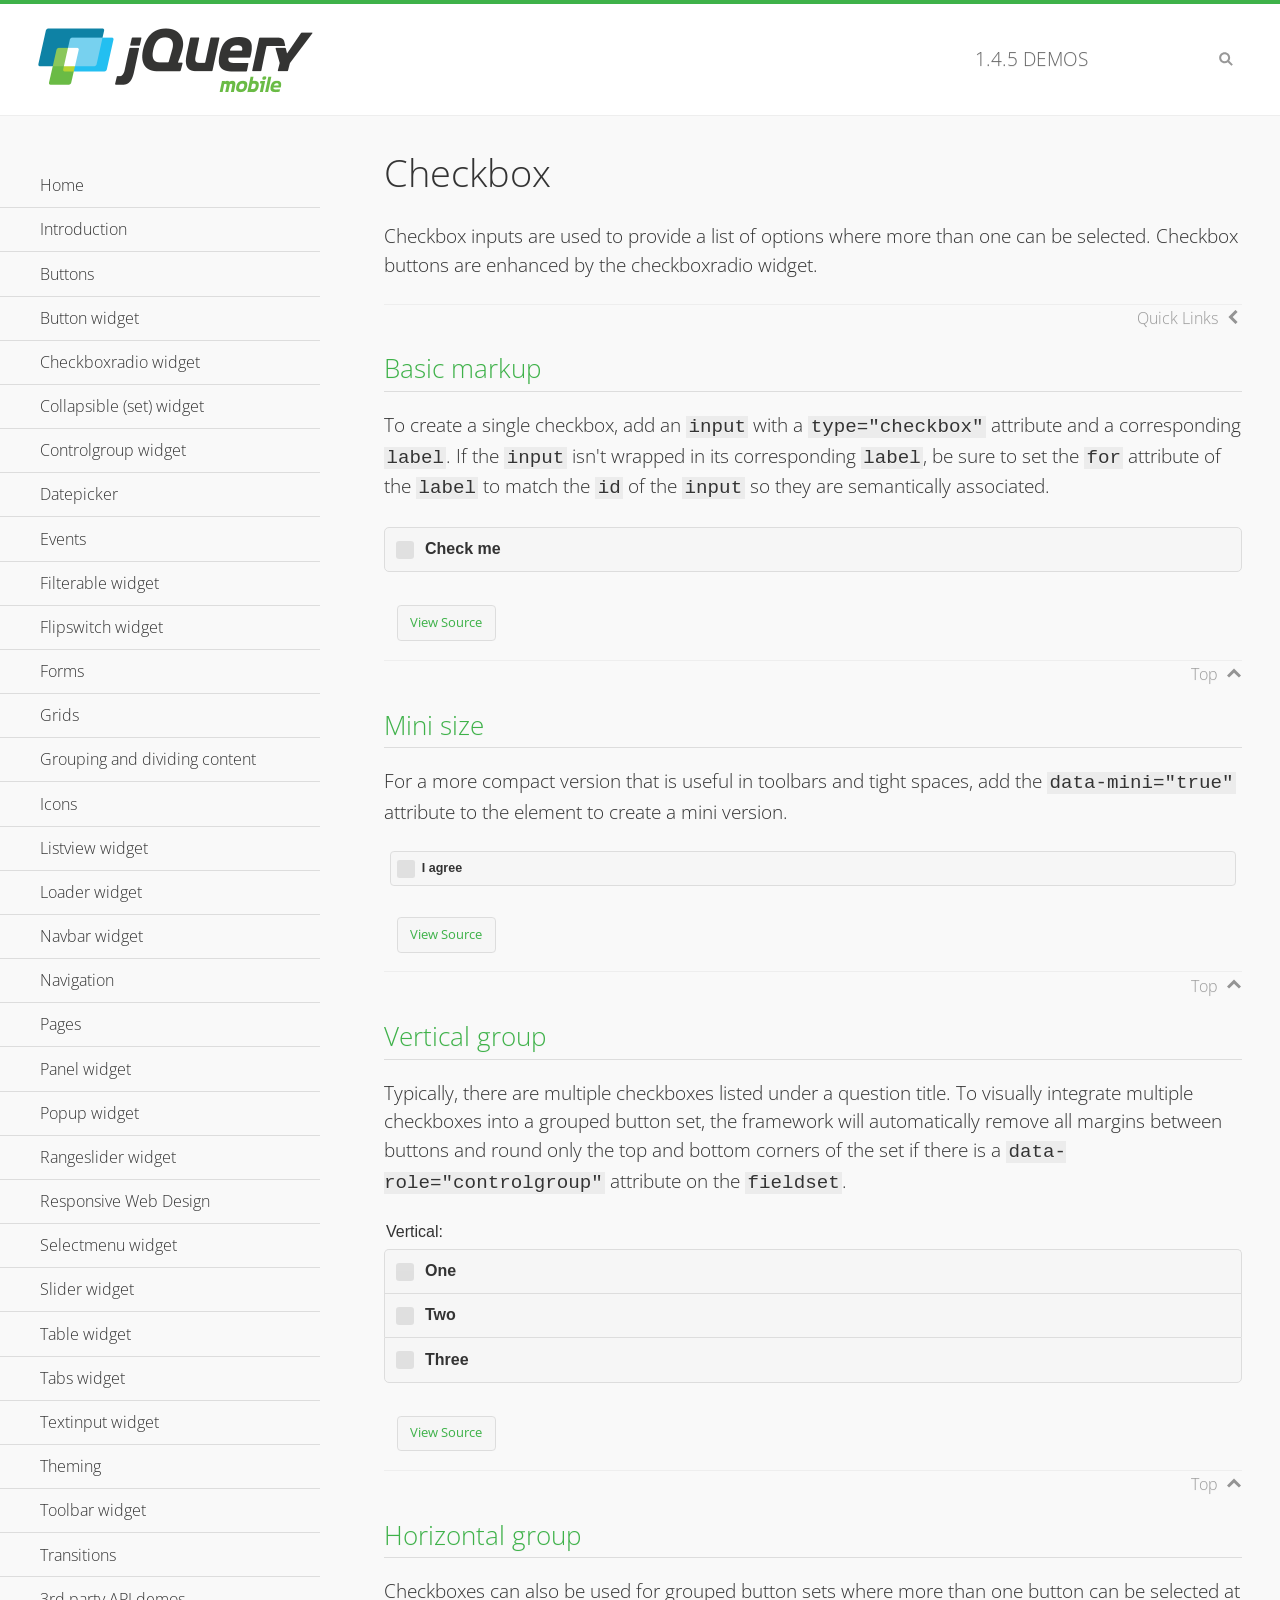
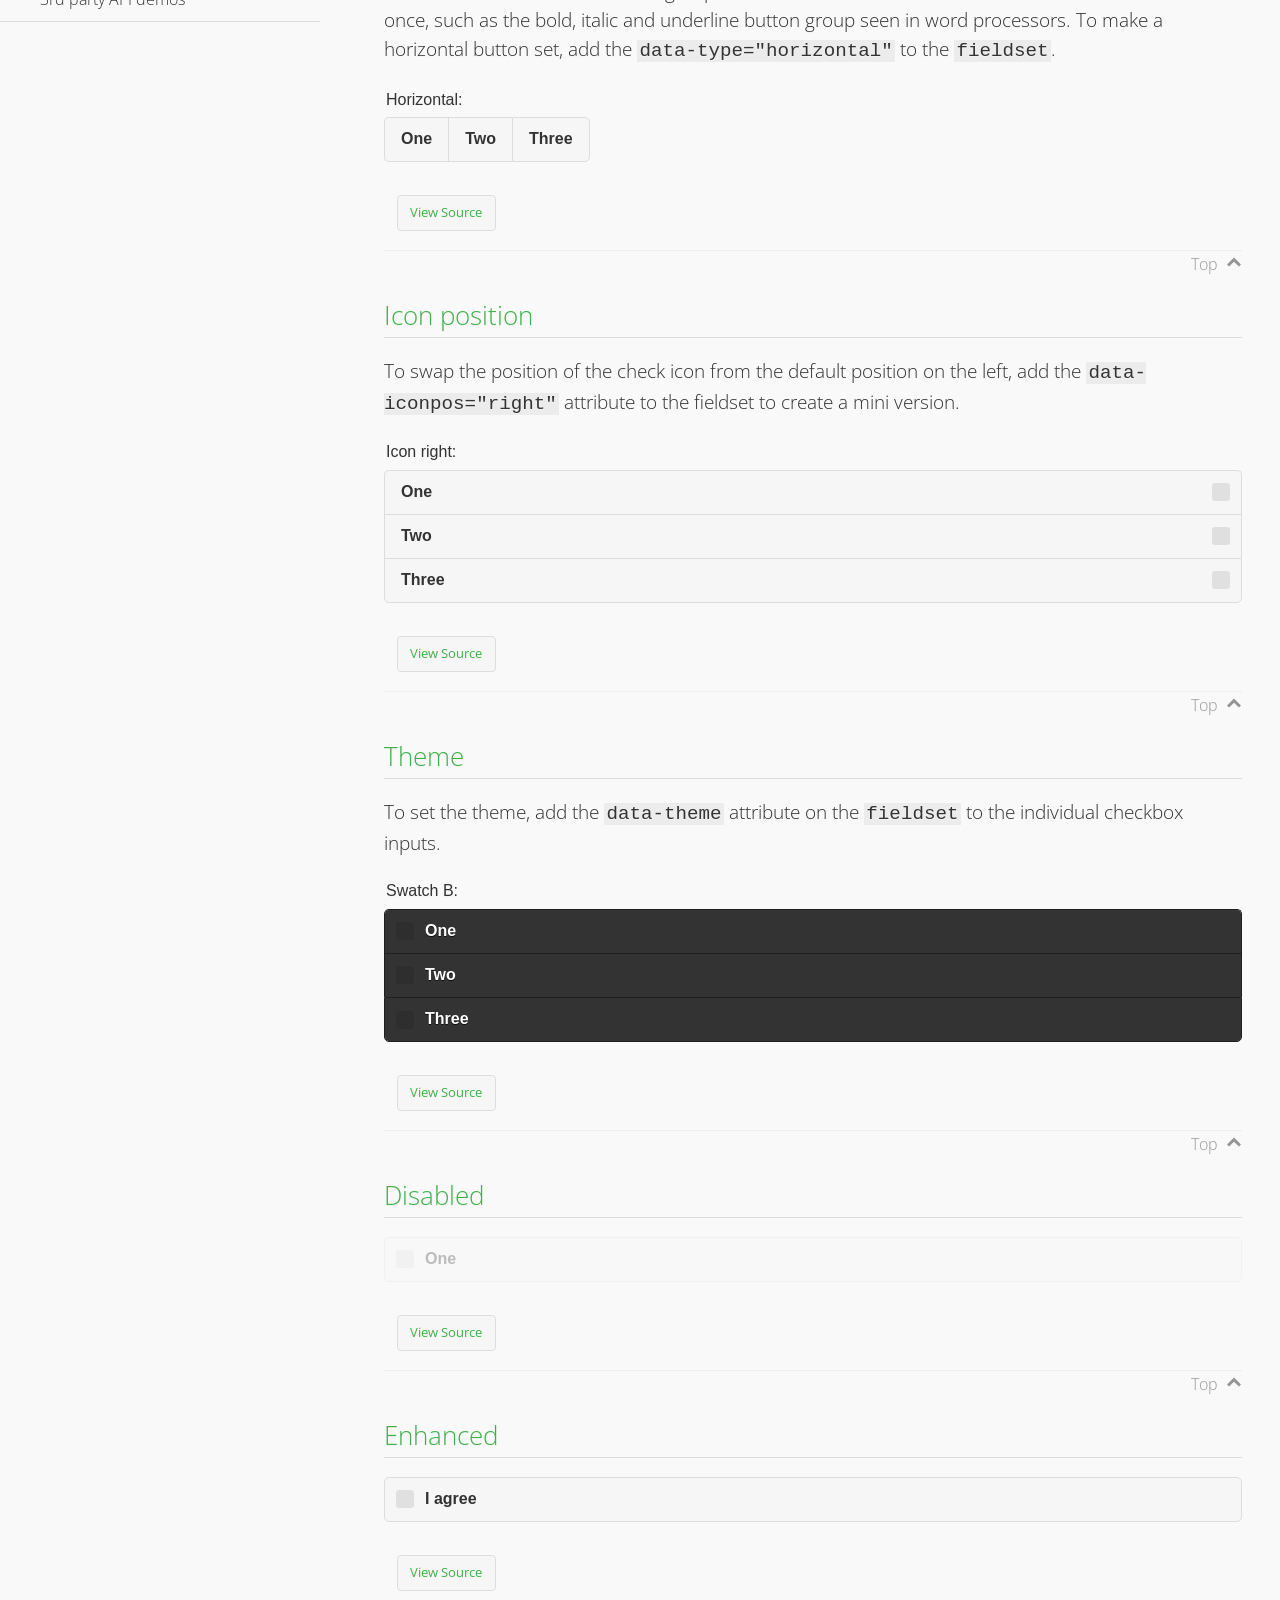
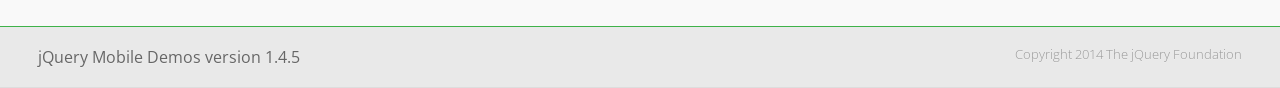
<file: css/demos/checkboxradio-checkbox/index.html>
<!DOCTYPE html>
<html>
<head>
	<meta charset="utf-8">
	<meta name="viewport" content="width=device-width, initial-scale=1">
	<title>Checkbox - jQuery Mobile Demos</title>
	<link rel="shortcut icon" href="../favicon.ico">
	<link rel="stylesheet" href="http://fonts.googleapis.com/css?family=Open+Sans:300,400,700">
	<link rel="stylesheet" href="../css/themes/default/jquery.mobile-1.4.5.min.css">
	<link rel="stylesheet" href="../_assets/css/jqm-demos.css">
	<script src="../js/jquery.js"></script>
	<script src="../_assets/js/index.js"></script>
	<script src="../js/jquery.mobile-1.4.5.min.js"></script>
</head>
<body>
<div data-role="page" class="jqm-demos" data-quicklinks="true">

	<div data-role="header" class="jqm-header">
		<h2><a href="../" title="jQuery Mobile Demos home"><img src="../_assets/img/jquery-logo.png" alt="jQuery Mobile"></a></h2>
		<p><span class="jqm-version"></span> Demos</p>
		<a href="#" class="jqm-navmenu-link ui-btn ui-btn-icon-notext ui-corner-all ui-icon-bars ui-nodisc-icon ui-alt-icon ui-btn-left">Menu</a>
		<a href="#" class="jqm-search-link ui-btn ui-btn-icon-notext ui-corner-all ui-icon-search ui-nodisc-icon ui-alt-icon ui-btn-right">Search</a>
	</div><!-- /header -->

	<div role="main" class="ui-content jqm-content">

		<h1>Checkbox</h1>

		<p>Checkbox inputs are used to provide a list of options where more than one can be selected. Checkbox buttons are enhanced by the checkboxradio widget.</p>

		<h2>Basic markup</h2>

		<p>To create a single checkbox, add an <code>input</code> with a <code>type="checkbox"</code> attribute and a corresponding <code>label</code>. If the <code>input</code> isn't wrapped in its corresponding <code>label</code>, be sure to set the <code>for</code> attribute of the <code>label</code> to match the <code>id</code> of the <code>input</code> so they are semantically associated.</p>

		<div data-demo-html="true">
			<form>
				<label>
					<input type="checkbox" name="checkbox-0 ">Check me
				</label>
			</form>
		</div><!--/demo-html -->

		<h2>Mini size</h2>

		<p>For a more compact version that is useful in toolbars and tight spaces, add the <code>data-mini="true"</code> attribute to the element to create a mini version. </p>

		<div data-demo-html="true">
			<form>
				<input type="checkbox" name="checkbox-mini-0" id="checkbox-mini-0" data-mini="true">
				<label for="checkbox-mini-0">I agree</label>
			</form>
		</div><!--/demo-html -->

		<h2>Vertical group</h2>

		<p>Typically, there are multiple checkboxes listed under a question title. To visually integrate multiple checkboxes into a grouped button set, the framework will automatically remove all margins between buttons and round only the top and bottom corners of the set if there is a <code> data-role="controlgroup"</code> attribute on the <code>fieldset</code>.</p>

		<div data-demo-html="true">
			<form>
				<fieldset data-role="controlgroup">
					<legend>Vertical:</legend>
					<input type="checkbox" name="checkbox-v-2a" id="checkbox-v-2a">
					<label for="checkbox-v-2a">One</label>
					<input type="checkbox" name="checkbox-v-2b" id="checkbox-v-2b">
					<label for="checkbox-v-2b">Two</label>
					<input type="checkbox" name="checkbox-v-2c" id="checkbox-v-2c">
					<label for="checkbox-v-2c">Three</label>
				</fieldset>
			</form>
		</div><!--/demo-html -->

		<h2>Horizontal group</h2>

		<p>Checkboxes can also be used for grouped button sets where more than one button can be selected at once, such as the bold, italic and underline button group seen in word processors. To make a horizontal button set, add the <code> data-type="horizontal"</code> to the <code>fieldset</code>.</p>

		<div data-demo-html="true">
			<form>
				<fieldset data-role="controlgroup" data-type="horizontal">
					<legend>Horizontal:</legend>
					<input type="checkbox" name="checkbox-h-2a" id="checkbox-h-2a">
					<label for="checkbox-h-2a">One</label>
					<input type="checkbox" name="checkbox-h-2b" id="checkbox-h-2b">
					<label for="checkbox-h-2b">Two</label>
					<input type="checkbox" name="checkbox-h-2c" id="checkbox-h-2c">
					<label for="checkbox-h-2c">Three</label>
				</fieldset>
			</form>
		</div><!--/demo-html -->

		<h2>Icon position</h2>

		<p>To swap the position of the check icon from the default position on the left, add the <code>data-iconpos="right"</code> attribute to the fieldset to create a mini version. </p>

		<div data-demo-html="true">
			<form>
				<fieldset data-role="controlgroup" data-iconpos="right">
					<legend>Icon right:</legend>
					<input type="checkbox" name="checkbox-h-6a" id="checkbox-h-6a">
					<label for="checkbox-h-6a">One</label>
					<input type="checkbox" name="checkbox-h-6b" id="checkbox-h-6b">
					<label for="checkbox-h-6b">Two</label>
					<input type="checkbox" name="checkbox-h-6c" id="checkbox-h-6c">
					<label for="checkbox-h-6c">Three</label>
				</fieldset>
			</form>
		</div><!--/demo-html -->

		<h2>Theme</h2>

		<p>To set the theme, add the <code>data-theme</code> attribute on the <code>fieldset</code> to the individual checkbox inputs.</p>

		<div data-demo-html="true">
			<form>
				<fieldset data-role="controlgroup">
					<legend>Swatch B:</legend>
					<input type="checkbox" name="checkbox-t-2a" id="checkbox-t-2a" data-theme="b">
					<label for="checkbox-t-2a">One</label>
					<input type="checkbox" name="checkbox-t-2b" id="checkbox-t-2b" data-theme="b">
					<label for="checkbox-t-2b">Two</label>
					<input type="checkbox" name="checkbox-t-2c" id="checkbox-t-2c" data-theme="b">
					<label for="checkbox-t-2c">Three</label>
				</fieldset>
			</form>
		</div><!--/demo-html -->

		<h2>Disabled</h2>

		<div data-demo-html="true">
			<form>
				<input disabled type="checkbox" name="checkbox-t-3a" id="checkbox-t-3a" data-theme="a">
				<label for="checkbox-t-3a">One</label>
			</form>
		</div><!--/demo-html -->

		<h2>Enhanced</h2>

		<div data-demo-html="true">
			<div class="ui-checkbox">
				<label for="checkbox-enhanced" class="ui-btn ui-corner-all ui-btn-inherit ui-btn-icon-left ui-checkbox-off">I agree</label>
				<input type="checkbox" name="checkbox-enhanced" id="checkbox-enhanced" data-enhanced="true">
			</div>
		</div><!--/demo-html -->

	</div><!-- /content -->
	    <div data-role="panel" class="jqm-navmenu-panel" data-position="left" data-display="overlay" data-theme="a">
	    	<ul class="jqm-list ui-alt-icon ui-nodisc-icon">
<li data-filtertext="demos homepage" data-icon="home"><a href=".././">Home</a></li>
<li data-filtertext="introduction overview getting started"><a href="../intro/" data-ajax="false">Introduction</a></li>
<li data-filtertext="buttons button markup buttonmarkup method anchor link button element"><a href="../button-markup/" data-ajax="false">Buttons</a></li>
<li data-filtertext="form button widget input button submit reset"><a href="../button/" data-ajax="false">Button widget</a></li>
<li data-role="collapsible" data-enhanced="true" data-collapsed-icon="carat-d" data-expanded-icon="carat-u" data-iconpos="right" data-inset="false" class="ui-collapsible ui-collapsible-themed-content ui-collapsible-collapsed">
	<h3 class="ui-collapsible-heading ui-collapsible-heading-collapsed">
		<a href="#" class="ui-collapsible-heading-toggle ui-btn ui-btn-icon-right ui-btn-inherit ui-icon-carat-d">
		    Checkboxradio widget<span class="ui-collapsible-heading-status"> click to expand contents</span>
		</a>
	</h3>
	<div class="ui-collapsible-content ui-body-inherit ui-collapsible-content-collapsed" aria-hidden="true">
		<ul>
			<li data-filtertext="form checkboxradio widget checkbox input checkboxes controlgroups"><a href="../checkboxradio-checkbox/" data-ajax="false">Checkboxes</a></li>
			<li data-filtertext="form checkboxradio widget radio input radio buttons controlgroups"><a href="../checkboxradio-radio/" data-ajax="false">Radio buttons</a></li>
		</ul>
	</div>
</li>
<li data-role="collapsible" data-enhanced="true" data-collapsed-icon="carat-d" data-expanded-icon="carat-u" data-iconpos="right" data-inset="false" class="ui-collapsible ui-collapsible-themed-content ui-collapsible-collapsed">
	<h3 class="ui-collapsible-heading ui-collapsible-heading-collapsed">
		<a href="#" class="ui-collapsible-heading-toggle ui-btn ui-btn-icon-right ui-btn-inherit ui-icon-carat-d">
			Collapsible (set) widget<span class="ui-collapsible-heading-status"> click to expand contents</span>
		</a>
	</h3>
	<div class="ui-collapsible-content ui-body-inherit ui-collapsible-content-collapsed" aria-hidden="true">
		<ul>
			<li data-filtertext="collapsibles content formatting"><a href="../collapsible/" data-ajax="false">Collapsible</a></li>
			<li data-filtertext="dynamic collapsible set accordion append expand"><a href="../collapsible-dynamic/" data-ajax="false">Dynamic collapsibles</a></li>
			<li data-filtertext="accordions collapsible set widget content formatting grouped collapsibles"><a href="../collapsibleset/" data-ajax="false">Collapsible set</a></li>
		</ul>
	</div>
</li>
<li data-role="collapsible" data-enhanced="true" data-collapsed-icon="carat-d" data-expanded-icon="carat-u" data-iconpos="right" data-inset="false" class="ui-collapsible ui-collapsible-themed-content ui-collapsible-collapsed">
	<h3 class="ui-collapsible-heading ui-collapsible-heading-collapsed">
		<a href="#" class="ui-collapsible-heading-toggle ui-btn ui-btn-icon-right ui-btn-inherit ui-icon-carat-d">
			Controlgroup widget<span class="ui-collapsible-heading-status"> click to expand contents</span>
		</a>
	</h3>
	<div class="ui-collapsible-content ui-body-inherit ui-collapsible-content-collapsed" aria-hidden="true">
		<ul>
			<li data-filtertext="controlgroups selectmenu checkboxradio input grouped buttons horizontal vertical"><a href="../controlgroup/" data-ajax="false">Controlgroup</a></li>
			<li data-filtertext="dynamic controlgroup dynamically add buttons"><a href="../controlgroup-dynamic/" data-ajax="false">Dynamic controlgroups</a></li>
		</ul>
	</div>
</li>
<li data-filtertext="form datepicker widget date input"><a href="../datepicker/" data-ajax="false">Datepicker</a></li>
<li data-role="collapsible" data-enhanced="true" data-collapsed-icon="carat-d" data-expanded-icon="carat-u" data-iconpos="right" data-inset="false" class="ui-collapsible ui-collapsible-themed-content ui-collapsible-collapsed">
	<h3 class="ui-collapsible-heading ui-collapsible-heading-collapsed">
		<a href="#" class="ui-collapsible-heading-toggle ui-btn ui-btn-icon-right ui-btn-inherit ui-icon-carat-d">
			Events<span class="ui-collapsible-heading-status"> click to expand contents</span>
		</a>
	</h3>
	<div class="ui-collapsible-content ui-body-inherit ui-collapsible-content-collapsed" aria-hidden="true">
		<ul>
			<li data-filtertext="swipe to delete list items listviews swipe events"><a href="../swipe-list/" data-ajax="false">Swipe list items</a></li>
			<li data-filtertext="swipe to navigate swipe page navigation swipe events"><a href="../swipe-page/" data-ajax="false">Swipe page navigation</a></li>
		</ul>
	</div>
</li>
<li data-filtertext="filterable filter elements sorting searching listview table"><a href="../filterable/" data-ajax="false">Filterable widget</a></li>
<li data-filtertext="form flipswitch widget flip toggle switch binary select checkbox input"><a href="../flipswitch/" data-ajax="false">Flipswitch widget</a></li>
<li data-role="collapsible" data-enhanced="true" data-collapsed-icon="carat-d" data-expanded-icon="carat-u" data-iconpos="right" data-inset="false" class="ui-collapsible ui-collapsible-themed-content ui-collapsible-collapsed">
	<h3 class="ui-collapsible-heading ui-collapsible-heading-collapsed">
		<a href="#" class="ui-collapsible-heading-toggle ui-btn ui-btn-icon-right ui-btn-inherit ui-icon-carat-d">
			Forms<span class="ui-collapsible-heading-status"> click to expand contents</span>
		</a>
	</h3>
	<div class="ui-collapsible-content ui-body-inherit ui-collapsible-content-collapsed" aria-hidden="true">
		<ul>
			<li data-filtertext="forms text checkbox radio range button submit reset inputs selects textarea slider flipswitch label form elements"><a href="../forms/" data-ajax="false">Forms</a></li>
			<li data-filtertext="form hide labels hidden accessible ui-hidden-accessible forms"><a href="../forms-label-hidden-accessible/" data-ajax="false">Hide labels</a></li>
			<li data-filtertext="form field containers fieldcontain ui-field-contain forms"><a href="../forms-field-contain/" data-ajax="false">Field containers</a></li>
			<li data-filtertext="forms disabled form elements"><a href="../forms-disabled/" data-ajax="false">Forms disabled</a></li>
			<li data-filtertext="forms gallery examples overview forms text checkbox radio range button submit reset inputs selects textarea slider flipswitch label form elements"><a href="../forms-gallery/" data-ajax="false">Forms gallery</a></li>
		</ul>
	</div>
</li>
<li data-role="collapsible" data-enhanced="true" data-collapsed-icon="carat-d" data-expanded-icon="carat-u" data-iconpos="right" data-inset="false" class="ui-collapsible ui-collapsible-themed-content ui-collapsible-collapsed">
	<h3 class="ui-collapsible-heading ui-collapsible-heading-collapsed">
		<a href="#" class="ui-collapsible-heading-toggle ui-btn ui-btn-icon-right ui-btn-inherit ui-icon-carat-d">
			Grids<span class="ui-collapsible-heading-status"> click to expand contents</span>
		</a>
	</h3>
	<div class="ui-collapsible-content ui-body-inherit ui-collapsible-content-collapsed" aria-hidden="true">
		<ul>
			<li data-filtertext="grids columns blocks content formatting rwd responsive css framework"><a href="../grids/" data-ajax="false">Grids</a></li>
			<li data-filtertext="buttons in grids css framework"><a href="../grids-buttons/" data-ajax="false">Buttons in grids</a></li>
			<li data-filtertext="custom responsive grids rwd css framework"><a href="../grids-custom-responsive/" data-ajax="false">Custom responsive grids</a></li>
		</ul>
	</div>
</li>
<li data-filtertext="blocks content formatting sections heading"><a href="../body-bar-classes/" data-ajax="false">Grouping and dividing content</a></li>
<li data-role="collapsible" data-enhanced="true" data-collapsed-icon="carat-d" data-expanded-icon="carat-u" data-iconpos="right" data-inset="false" class="ui-collapsible ui-collapsible-themed-content ui-collapsible-collapsed">
	<h3 class="ui-collapsible-heading ui-collapsible-heading-collapsed">
		<a href="#" class="ui-collapsible-heading-toggle ui-btn ui-btn-icon-right ui-btn-inherit ui-icon-carat-d">
			Icons<span class="ui-collapsible-heading-status"> click to expand contents</span>
		</a>
	</h3>
	<div class="ui-collapsible-content ui-body-inherit ui-collapsible-content-collapsed" aria-hidden="true">
		<ul>
			<li data-filtertext="button icons svg disc alt custom icon position"><a href="../icons/" data-ajax="false">Icons</a></li>
			<li data-filtertext=""><a href="../icons-grunticon/" data-ajax="false">Grunticon loader</a></li>
		</ul>
	</div>
</li>
<li data-role="collapsible" data-enhanced="true" data-collapsed-icon="carat-d" data-expanded-icon="carat-u" data-iconpos="right" data-inset="false" class="ui-collapsible ui-collapsible-themed-content ui-collapsible-collapsed">
	<h3 class="ui-collapsible-heading ui-collapsible-heading-collapsed">
		<a href="#" class="ui-collapsible-heading-toggle ui-btn ui-btn-icon-right ui-btn-inherit ui-icon-carat-d">
			Listview widget<span class="ui-collapsible-heading-status"> click to expand contents</span>
		</a>
	</h3>
	<div class="ui-collapsible-content ui-body-inherit ui-collapsible-content-collapsed" aria-hidden="true">
		<ul>
			<li data-filtertext="listview widget thumbnails icons nested split button collapsible ul ol"><a href="../listview/" data-ajax="false">Listview</a></li>
			<li data-filtertext="autocomplete filterable reveal listview filtertextbeforefilter placeholder"><a href="../listview-autocomplete/" data-ajax="false">Listview autocomplete</a></li>
			<li data-filtertext="autocomplete filterable reveal listview remote data filtertextbeforefilter placeholder"><a href="../listview-autocomplete-remote/" data-ajax="false">Listview autocomplete remote data</a></li>
			<li data-filtertext="autodividers anchor jump scroll linkbars listview lists ul ol"><a href="../listview-autodividers-linkbar/" data-ajax="false">Listview autodividers linkbar</a></li>
			<li data-filtertext="listview autodividers selector autodividersselector lists ul ol"><a href="../listview-autodividers-selector/" data-ajax="false">Listview autodividers selector</a></li>
			<li data-filtertext="listview nested list items"><a href="../listview-nested-lists/" data-ajax="false">Nested Listviews</a></li>
			<li data-filtertext="listview collapsible list items flat"><a href="../listview-collapsible-item-flat/" data-ajax="false">Listview collapsible list items (flat)</a></li>
			<li data-filtertext="listview collapsible list indented"><a href="../listview-collapsible-item-indented/" data-ajax="false">Listview collapsible list items (indented)</a></li>
			<li data-filtertext="grid listview responsive grids responsive listviews lists ul"><a href="../listview-grid/" data-ajax="false">Listview responsive grid</a></li>
		</ul>
	</div>
</li>
<li data-filtertext="loader widget page loading navigation overlay spinner"><a href="../loader/" data-ajax="false">Loader widget</a></li>
<li data-filtertext="navbar widget navmenu toolbars header footer"><a href="../navbar/" data-ajax="false">Navbar widget</a></li>
<li data-role="collapsible" data-enhanced="true" data-collapsed-icon="carat-d" data-expanded-icon="carat-u" data-iconpos="right" data-inset="false" class="ui-collapsible ui-collapsible-themed-content ui-collapsible-collapsed">
	<h3 class="ui-collapsible-heading ui-collapsible-heading-collapsed">
		<a href="#" class="ui-collapsible-heading-toggle ui-btn ui-btn-icon-right ui-btn-inherit ui-icon-carat-d">
			Navigation<span class="ui-collapsible-heading-status"> click to expand contents</span>
		</a>
	</h3>
	<div class="ui-collapsible-content ui-body-inherit ui-collapsible-content-collapsed" aria-hidden="true">
		<ul>
			<li data-filtertext="ajax navigation navigate widget history event method"><a href="../navigation/" data-ajax="false">Navigation</a></li>
			<li data-filtertext="linking pages page links navigation ajax prefetch cache"><a href="../navigation-linking-pages/" data-ajax="false">Linking pages</a></li>
			<!-- <li data-filtertext="php redirect server redirection server-side navigation"><a href="../navigation-php-redirect/" data-ajax="false">PHP redirect demo</a></li>-->
			<li data-filtertext="navigation redirection hash query"><a href="../navigation-hash-processing/" data-ajax="false">Hash processing demo</a></li>
			<li data-filtertext="navigation redirection hash query"><a href="../page-events/" data-ajax="false">Page Navigation Events</a></li>
		</ul>
	</div>
</li>
<li data-role="collapsible" data-enhanced="true" data-collapsed-icon="carat-d" data-expanded-icon="carat-u" data-iconpos="right" data-inset="false" class="ui-collapsible ui-collapsible-themed-content ui-collapsible-collapsed">
	<h3 class="ui-collapsible-heading ui-collapsible-heading-collapsed">
		<a href="#" class="ui-collapsible-heading-toggle ui-btn ui-btn-icon-right ui-btn-inherit ui-icon-carat-d">
			Pages<span class="ui-collapsible-heading-status"> click to expand contents</span>
		</a>
	</h3>
	<div class="ui-collapsible-content ui-body-inherit ui-collapsible-content-collapsed" aria-hidden="true">
		<ul>
			<li data-filtertext="pages page widget ajax navigation"><a href="../pages/" data-ajax="false">Pages</a></li>
			<li data-filtertext="single page"><a href="../pages-single-page/" data-ajax="false">Single page</a></li>
			<li data-filtertext="multipage multi-page page"><a href="../pages-multi-page/" data-ajax="false">Multi-page template</a></li>
			<li data-filtertext="dialog page widget modal popup"><a href="../pages-dialog/" data-ajax="false">Dialog page</a></li>
		</ul>
	</div>
</li>
<li data-role="collapsible" data-enhanced="true" data-collapsed-icon="carat-d" data-expanded-icon="carat-u" data-iconpos="right" data-inset="false" class="ui-collapsible ui-collapsible-themed-content ui-collapsible-collapsed">
	<h3 class="ui-collapsible-heading ui-collapsible-heading-collapsed">
		<a href="#" class="ui-collapsible-heading-toggle ui-btn ui-btn-icon-right ui-btn-inherit ui-icon-carat-d">
			Panel widget<span class="ui-collapsible-heading-status"> click to expand contents</span>
		</a>
	</h3>
	<div class="ui-collapsible-content ui-body-inherit ui-collapsible-content-collapsed" aria-hidden="true">
		<ul>
			<li data-filtertext="panel widget sliding panels reveal push overlay responsive"><a href="../panel/" data-ajax="false">Panel</a></li>
			<li data-filtertext=""><a href="../panel-external/" data-ajax="false">External panels</a></li>
			<li data-filtertext="panel "><a href="../panel-fixed/" data-ajax="false">Fixed panels</a></li>
			<li data-filtertext="panel slide panels sliding panels shadow rwd responsive breakpoint"><a href="../panel-responsive/" data-ajax="false">Panels responsive</a></li>
			<li data-filtertext="panel custom style custom panel width reveal shadow listview panel styling page background wrapper"><a href="../panel-styling/" data-ajax="false">Custom panel style</a></li>
			<li data-filtertext="panel open on swipe"><a href="../panel-swipe-open/" data-ajax="false">Panel open on swipe</a></li>
			<li data-filtertext="panels outside page internal external toolbars"><a href="../panel-external-internal/" data-ajax="false">Panel external and internal</a></li>
		</ul>
	</div>
</li>
<li data-role="collapsible" data-enhanced="true" data-collapsed-icon="carat-d" data-expanded-icon="carat-u" data-iconpos="right" data-inset="false" class="ui-collapsible ui-collapsible-themed-content ui-collapsible-collapsed">
	<h3 class="ui-collapsible-heading ui-collapsible-heading-collapsed">
		<a href="#" class="ui-collapsible-heading-toggle ui-btn ui-btn-icon-right ui-btn-inherit ui-icon-carat-d">
			Popup widget<span class="ui-collapsible-heading-status"> click to expand contents</span>
		</a>
	</h3>
	<div class="ui-collapsible-content ui-body-inherit ui-collapsible-content-collapsed" aria-hidden="true">
		<ul>
			<li data-filtertext="popup widget popups dialog modal transition tooltip lightbox form overlay screen flip pop fade transition"><a href="../popup/" data-ajax="false">Popup</a></li>
			<li data-filtertext="popup alignment position"><a href="../popup-alignment/" data-ajax="false">Popup alignment</a></li>
			<li data-filtertext="popup arrow size popups popover"><a href="../popup-arrow-size/" data-ajax="false">Popup arrow size</a></li>
			<li data-filtertext="dynamic popups popup images lightbox"><a href="../popup-dynamic/" data-ajax="false">Dynamic popups</a></li>
			<li data-filtertext="popups with iframes scaling"><a href="../popup-iframe/" data-ajax="false">Popups with iframes</a></li>
			<li data-filtertext="popup image scaling"><a href="../popup-image-scaling/" data-ajax="false">Popup image scaling</a></li>
			<li data-filtertext="external popup outside multi-page"><a href="../popup-outside-multipage/" data-ajax="false">Popup outside multi-page</a></li>
		</ul>
	</div>
</li>
<li data-filtertext="form rangeslider widget dual sliders dual handle sliders range input"><a href="../rangeslider/" data-ajax="false">Rangeslider widget</a></li>
<li data-filtertext="responsive web design rwd adaptive progressive enhancement PE accessible mobile breakpoints media query media queries"><a href="../rwd/" data-ajax="false">Responsive Web Design</a></li>
<li data-role="collapsible" data-enhanced="true" data-collapsed-icon="carat-d" data-expanded-icon="carat-u" data-iconpos="right" data-inset="false" class="ui-collapsible ui-collapsible-themed-content ui-collapsible-collapsed">
	<h3 class="ui-collapsible-heading ui-collapsible-heading-collapsed">
		<a href="#" class="ui-collapsible-heading-toggle ui-btn ui-btn-icon-right ui-btn-inherit ui-icon-carat-d">
			Selectmenu widget<span class="ui-collapsible-heading-status"> click to expand contents</span>
		</a>
	</h3>
	<div class="ui-collapsible-content ui-body-inherit ui-collapsible-content-collapsed" aria-hidden="true">
		<ul>
			<li data-filtertext="form selectmenu widget select input custom select menu selects"><a href="../selectmenu/" data-ajax="false">Selectmenu</a></li>
			<li data-filtertext="form custom select menu selectmenu widget custom menu option optgroup multiple selects"><a href="../selectmenu-custom/" data-ajax="false">Custom select menu</a></li>
			<li data-filtertext="filterable select filter popup dialog"><a href="../selectmenu-custom-filter/" data-ajax="false">Custom select menu with filter</a></li>
		</ul>
	</div>
</li>
<li data-role="collapsible" data-enhanced="true" data-collapsed-icon="carat-d" data-expanded-icon="carat-u" data-iconpos="right" data-inset="false" class="ui-collapsible ui-collapsible-themed-content ui-collapsible-collapsed">
	<h3 class="ui-collapsible-heading ui-collapsible-heading-collapsed">
		<a href="#" class="ui-collapsible-heading-toggle ui-btn ui-btn-icon-right ui-btn-inherit ui-icon-carat-d">
			Slider widget<span class="ui-collapsible-heading-status"> click to expand contents</span>
		</a>
	</h3>
	<div class="ui-collapsible-content ui-body-inherit ui-collapsible-content-collapsed" aria-hidden="true">
		<ul>
			<li data-filtertext="form slider widget range input single sliders"><a href="../slider/" data-ajax="false">Slider</a></li>
			<li data-filtertext="form slider widget flipswitch slider binary select flip toggle switch"><a href="../slider-flipswitch/" data-ajax="false">Slider flip toggle switch</a></li>
			<li data-filtertext="form slider tooltip handle value input range sliders"><a href="../slider-tooltip/" data-ajax="false">Slider tooltip</a></li>
		</ul>
	</div>
</li>
<li data-role="collapsible" data-enhanced="true" data-collapsed-icon="carat-d" data-expanded-icon="carat-u" data-iconpos="right" data-inset="false" class="ui-collapsible ui-collapsible-themed-content ui-collapsible-collapsed">
	<h3 class="ui-collapsible-heading ui-collapsible-heading-collapsed">
		<a href="#" class="ui-collapsible-heading-toggle ui-btn ui-btn-icon-right ui-btn-inherit ui-icon-carat-d">
			Table widget<span class="ui-collapsible-heading-status"> click to expand contents</span>
		</a>
	</h3>
	<div class="ui-collapsible-content ui-body-inherit ui-collapsible-content-collapsed" aria-hidden="true">
		<ul>
			<li data-filtertext="table widget reflow column toggle th td responsive tables rwd hide show tabular"><a href="../table-column-toggle/" data-ajax="false">Table Column Toggle</a></li>
			<li data-filtertext="table column toggle phone comparison demo"><a href="../table-column-toggle-example/" data-ajax="false">Table Column Toggle demo</a></li>
			<li data-filtertext="responsive tables table column toggle heading groups rwd breakpoint"><a href="../table-column-toggle-heading-groups/" data-ajax="false">Table Column Toggle heading groups</a></li>
			<li data-filtertext="responsive tables table column toggle hide rwd breakpoint customization options"><a href="../table-column-toggle-options/" data-ajax="false">Table Column Toggle options</a></li>
			<li data-filtertext="table reflow th td responsive rwd columns tabular"><a href="../table-reflow/" data-ajax="false">Table Reflow</a></li>
			<li data-filtertext="responsive tables table reflow heading groups rwd breakpoint"><a href="../table-reflow-heading-groups/" data-ajax="false">Table Reflow heading groups</a></li>
			<li data-filtertext="responsive tables table reflow stripes strokes table style"><a href="../table-reflow-stripes-strokes/" data-ajax="false">Table Reflow stripes and strokes</a></li>
			<li data-filtertext="responsive tables table reflow stack custom styles"><a href="../table-reflow-styling/" data-ajax="false">Table Reflow custom styles</a></li>
		</ul>
	</div>
</li>
<li data-filtertext="ui tabs widget"><a href="../tabs/" data-ajax="false">Tabs widget</a></li>
<li data-filtertext="form textinput widget text input textarea number date time tel email file color password"><a href="../textinput/" data-ajax="false">Textinput widget</a></li>
<li data-role="collapsible" data-enhanced="true" data-collapsed-icon="carat-d" data-expanded-icon="carat-u" data-iconpos="right" data-inset="false" class="ui-collapsible ui-collapsible-themed-content ui-collapsible-collapsed">
	<h3 class="ui-collapsible-heading ui-collapsible-heading-collapsed">
		<a href="#" class="ui-collapsible-heading-toggle ui-btn ui-btn-icon-right ui-btn-inherit ui-icon-carat-d">
			Theming<span class="ui-collapsible-heading-status"> click to expand contents</span>
		</a>
	</h3>
	<div class="ui-collapsible-content ui-body-inherit ui-collapsible-content-collapsed" aria-hidden="true">
		<ul>
			<li data-filtertext="default theme swatches theming style css"><a href="../theme-default/" data-ajax="false">Default theme</a></li>
			<li data-filtertext="classic theme old theme swatches theming style css"><a href="../theme-classic/" data-ajax="false">Classic theme</a></li>
		</ul>
	</div>
</li>
<li data-role="collapsible" data-enhanced="true" data-collapsed-icon="carat-d" data-expanded-icon="carat-u" data-iconpos="right" data-inset="false" class="ui-collapsible ui-collapsible-themed-content ui-collapsible-collapsed">
	<h3 class="ui-collapsible-heading ui-collapsible-heading-collapsed">
		<a href="#" class="ui-collapsible-heading-toggle ui-btn ui-btn-icon-right ui-btn-inherit ui-icon-carat-d">
			Toolbar widget<span class="ui-collapsible-heading-status"> click to expand contents</span>
		</a>
	</h3>
	<div class="ui-collapsible-content ui-body-inherit ui-collapsible-content-collapsed" aria-hidden="true">
		<ul>
			<li data-filtertext="toolbar widget header footer toolbars fixed fullscreen external sections"><a href="../toolbar/" data-ajax="false">Toolbar</a></li>
			<li data-filtertext="dynamic toolbars dynamically add toolbar header footer"><a href="../toolbar-dynamic/" data-ajax="false">Dynamic toolbars</a></li>
			<li data-filtertext="external toolbars header footer"><a href="../toolbar-external/" data-ajax="false">External toolbars</a></li>
			<li data-filtertext="fixed toolbars header footer"><a href="../toolbar-fixed/" data-ajax="false">Fixed toolbars</a></li>
			<li data-filtertext="fixed fullscreen toolbars header footer"><a href="../toolbar-fixed-fullscreen/" data-ajax="false">Fullscreen toolbars</a></li>
			<li data-filtertext="external fixed toolbars header footer"><a href="../toolbar-fixed-external/" data-ajax="false">Fixed external toolbars</a></li>
			<li data-filtertext="external persistent toolbars header footer navbar navmenu"><a href="../toolbar-fixed-persistent/" data-ajax="false">Persistent toolbars</a></li>
			<li data-filtertext="external ajax optimized toolbars persistent toolbars header footer navbar"><a href="../toolbar-fixed-persistent-optimized/" data-ajax="false">Ajax optimized toolbars</a></li>
			<li data-filtertext="form in toolbars header footer"><a href="../toolbar-fixed-forms/" data-ajax="false">Form in toolbar</a></li>
		</ul>
	</div>
</li>
<li data-filtertext="page transitions animated pages popup navigation flip slide fade pop"><a href="../transitions/" data-ajax="false">Transitions</a></li>
<li data-role="collapsible" data-enhanced="true" data-collapsed-icon="carat-d" data-expanded-icon="carat-u" data-iconpos="right" data-inset="false" class="ui-collapsible ui-collapsible-themed-content ui-collapsible-collapsed">
	<h3 class="ui-collapsible-heading ui-collapsible-heading-collapsed">
		<a href="#" class="ui-collapsible-heading-toggle ui-btn ui-btn-icon-right ui-btn-inherit ui-icon-carat-d">
			3rd party API demos<span class="ui-collapsible-heading-status"> click to expand contents</span>
		</a>
	</h3>
	<div class="ui-collapsible-content ui-body-inherit ui-collapsible-content-collapsed" aria-hidden="true">
		<ul>
			<li data-filtertext="backbone requirejs navigation router"><a href="../backbone-requirejs/" data-ajax="false">Backbone RequireJS</a></li>
			<li data-filtertext="google maps geolocation demo"><a href="../map-geolocation/" data-ajax="false">Google Maps geolocation</a></li>
			<li data-filtertext="google maps hybrid"><a href="../map-list-toggle/" data-ajax="false">Google Maps list toggle</a></li>
		</ul>
	</div>
</li>



		     </ul>
		</div><!-- /panel -->


	<div data-role="footer" data-position="fixed" data-tap-toggle="false" class="jqm-footer">
		<p>jQuery Mobile Demos version <span class="jqm-version"></span></p>
		<p>Copyright 2014 The jQuery Foundation</p>
	</div><!-- /footer -->
	<!-- TODO: This should become an external panel so we can add input to markup (unique ID) -->
    <div data-role="panel" class="jqm-search-panel" data-position="right" data-display="overlay" data-theme="a">
		<div class="jqm-search">
			<ul class="jqm-list" data-filter-placeholder="Search demos..." data-filter-reveal="true">
<li data-filtertext="demos homepage" data-icon="home"><a href=".././">Home</a></li>
<li data-filtertext="introduction overview getting started"><a href="../intro/" data-ajax="false">Introduction</a></li>
<li data-filtertext="buttons button markup buttonmarkup method anchor link button element"><a href="../button-markup/" data-ajax="false">Buttons</a></li>
<li data-filtertext="form button widget input button submit reset"><a href="../button/" data-ajax="false">Button widget</a></li>
<li data-role="collapsible" data-enhanced="true" data-collapsed-icon="carat-d" data-expanded-icon="carat-u" data-iconpos="right" data-inset="false" class="ui-collapsible ui-collapsible-themed-content ui-collapsible-collapsed">
	<h3 class="ui-collapsible-heading ui-collapsible-heading-collapsed">
		<a href="#" class="ui-collapsible-heading-toggle ui-btn ui-btn-icon-right ui-btn-inherit ui-icon-carat-d">
		    Checkboxradio widget<span class="ui-collapsible-heading-status"> click to expand contents</span>
		</a>
	</h3>
	<div class="ui-collapsible-content ui-body-inherit ui-collapsible-content-collapsed" aria-hidden="true">
		<ul>
			<li data-filtertext="form checkboxradio widget checkbox input checkboxes controlgroups"><a href="../checkboxradio-checkbox/" data-ajax="false">Checkboxes</a></li>
			<li data-filtertext="form checkboxradio widget radio input radio buttons controlgroups"><a href="../checkboxradio-radio/" data-ajax="false">Radio buttons</a></li>
		</ul>
	</div>
</li>
<li data-role="collapsible" data-enhanced="true" data-collapsed-icon="carat-d" data-expanded-icon="carat-u" data-iconpos="right" data-inset="false" class="ui-collapsible ui-collapsible-themed-content ui-collapsible-collapsed">
	<h3 class="ui-collapsible-heading ui-collapsible-heading-collapsed">
		<a href="#" class="ui-collapsible-heading-toggle ui-btn ui-btn-icon-right ui-btn-inherit ui-icon-carat-d">
			Collapsible (set) widget<span class="ui-collapsible-heading-status"> click to expand contents</span>
		</a>
	</h3>
	<div class="ui-collapsible-content ui-body-inherit ui-collapsible-content-collapsed" aria-hidden="true">
		<ul>
			<li data-filtertext="collapsibles content formatting"><a href="../collapsible/" data-ajax="false">Collapsible</a></li>
			<li data-filtertext="dynamic collapsible set accordion append expand"><a href="../collapsible-dynamic/" data-ajax="false">Dynamic collapsibles</a></li>
			<li data-filtertext="accordions collapsible set widget content formatting grouped collapsibles"><a href="../collapsibleset/" data-ajax="false">Collapsible set</a></li>
		</ul>
	</div>
</li>
<li data-role="collapsible" data-enhanced="true" data-collapsed-icon="carat-d" data-expanded-icon="carat-u" data-iconpos="right" data-inset="false" class="ui-collapsible ui-collapsible-themed-content ui-collapsible-collapsed">
	<h3 class="ui-collapsible-heading ui-collapsible-heading-collapsed">
		<a href="#" class="ui-collapsible-heading-toggle ui-btn ui-btn-icon-right ui-btn-inherit ui-icon-carat-d">
			Controlgroup widget<span class="ui-collapsible-heading-status"> click to expand contents</span>
		</a>
	</h3>
	<div class="ui-collapsible-content ui-body-inherit ui-collapsible-content-collapsed" aria-hidden="true">
		<ul>
			<li data-filtertext="controlgroups selectmenu checkboxradio input grouped buttons horizontal vertical"><a href="../controlgroup/" data-ajax="false">Controlgroup</a></li>
			<li data-filtertext="dynamic controlgroup dynamically add buttons"><a href="../controlgroup-dynamic/" data-ajax="false">Dynamic controlgroups</a></li>
		</ul>
	</div>
</li>
<li data-filtertext="form datepicker widget date input"><a href="../datepicker/" data-ajax="false">Datepicker</a></li>
<li data-role="collapsible" data-enhanced="true" data-collapsed-icon="carat-d" data-expanded-icon="carat-u" data-iconpos="right" data-inset="false" class="ui-collapsible ui-collapsible-themed-content ui-collapsible-collapsed">
	<h3 class="ui-collapsible-heading ui-collapsible-heading-collapsed">
		<a href="#" class="ui-collapsible-heading-toggle ui-btn ui-btn-icon-right ui-btn-inherit ui-icon-carat-d">
			Events<span class="ui-collapsible-heading-status"> click to expand contents</span>
		</a>
	</h3>
	<div class="ui-collapsible-content ui-body-inherit ui-collapsible-content-collapsed" aria-hidden="true">
		<ul>
			<li data-filtertext="swipe to delete list items listviews swipe events"><a href="../swipe-list/" data-ajax="false">Swipe list items</a></li>
			<li data-filtertext="swipe to navigate swipe page navigation swipe events"><a href="../swipe-page/" data-ajax="false">Swipe page navigation</a></li>
		</ul>
	</div>
</li>
<li data-filtertext="filterable filter elements sorting searching listview table"><a href="../filterable/" data-ajax="false">Filterable widget</a></li>
<li data-filtertext="form flipswitch widget flip toggle switch binary select checkbox input"><a href="../flipswitch/" data-ajax="false">Flipswitch widget</a></li>
<li data-role="collapsible" data-enhanced="true" data-collapsed-icon="carat-d" data-expanded-icon="carat-u" data-iconpos="right" data-inset="false" class="ui-collapsible ui-collapsible-themed-content ui-collapsible-collapsed">
	<h3 class="ui-collapsible-heading ui-collapsible-heading-collapsed">
		<a href="#" class="ui-collapsible-heading-toggle ui-btn ui-btn-icon-right ui-btn-inherit ui-icon-carat-d">
			Forms<span class="ui-collapsible-heading-status"> click to expand contents</span>
		</a>
	</h3>
	<div class="ui-collapsible-content ui-body-inherit ui-collapsible-content-collapsed" aria-hidden="true">
		<ul>
			<li data-filtertext="forms text checkbox radio range button submit reset inputs selects textarea slider flipswitch label form elements"><a href="../forms/" data-ajax="false">Forms</a></li>
			<li data-filtertext="form hide labels hidden accessible ui-hidden-accessible forms"><a href="../forms-label-hidden-accessible/" data-ajax="false">Hide labels</a></li>
			<li data-filtertext="form field containers fieldcontain ui-field-contain forms"><a href="../forms-field-contain/" data-ajax="false">Field containers</a></li>
			<li data-filtertext="forms disabled form elements"><a href="../forms-disabled/" data-ajax="false">Forms disabled</a></li>
			<li data-filtertext="forms gallery examples overview forms text checkbox radio range button submit reset inputs selects textarea slider flipswitch label form elements"><a href="../forms-gallery/" data-ajax="false">Forms gallery</a></li>
		</ul>
	</div>
</li>
<li data-role="collapsible" data-enhanced="true" data-collapsed-icon="carat-d" data-expanded-icon="carat-u" data-iconpos="right" data-inset="false" class="ui-collapsible ui-collapsible-themed-content ui-collapsible-collapsed">
	<h3 class="ui-collapsible-heading ui-collapsible-heading-collapsed">
		<a href="#" class="ui-collapsible-heading-toggle ui-btn ui-btn-icon-right ui-btn-inherit ui-icon-carat-d">
			Grids<span class="ui-collapsible-heading-status"> click to expand contents</span>
		</a>
	</h3>
	<div class="ui-collapsible-content ui-body-inherit ui-collapsible-content-collapsed" aria-hidden="true">
		<ul>
			<li data-filtertext="grids columns blocks content formatting rwd responsive css framework"><a href="../grids/" data-ajax="false">Grids</a></li>
			<li data-filtertext="buttons in grids css framework"><a href="../grids-buttons/" data-ajax="false">Buttons in grids</a></li>
			<li data-filtertext="custom responsive grids rwd css framework"><a href="../grids-custom-responsive/" data-ajax="false">Custom responsive grids</a></li>
		</ul>
	</div>
</li>
<li data-filtertext="blocks content formatting sections heading"><a href="../body-bar-classes/" data-ajax="false">Grouping and dividing content</a></li>
<li data-role="collapsible" data-enhanced="true" data-collapsed-icon="carat-d" data-expanded-icon="carat-u" data-iconpos="right" data-inset="false" class="ui-collapsible ui-collapsible-themed-content ui-collapsible-collapsed">
	<h3 class="ui-collapsible-heading ui-collapsible-heading-collapsed">
		<a href="#" class="ui-collapsible-heading-toggle ui-btn ui-btn-icon-right ui-btn-inherit ui-icon-carat-d">
			Icons<span class="ui-collapsible-heading-status"> click to expand contents</span>
		</a>
	</h3>
	<div class="ui-collapsible-content ui-body-inherit ui-collapsible-content-collapsed" aria-hidden="true">
		<ul>
			<li data-filtertext="button icons svg disc alt custom icon position"><a href="../icons/" data-ajax="false">Icons</a></li>
			<li data-filtertext=""><a href="../icons-grunticon/" data-ajax="false">Grunticon loader</a></li>
		</ul>
	</div>
</li>
<li data-role="collapsible" data-enhanced="true" data-collapsed-icon="carat-d" data-expanded-icon="carat-u" data-iconpos="right" data-inset="false" class="ui-collapsible ui-collapsible-themed-content ui-collapsible-collapsed">
	<h3 class="ui-collapsible-heading ui-collapsible-heading-collapsed">
		<a href="#" class="ui-collapsible-heading-toggle ui-btn ui-btn-icon-right ui-btn-inherit ui-icon-carat-d">
			Listview widget<span class="ui-collapsible-heading-status"> click to expand contents</span>
		</a>
	</h3>
	<div class="ui-collapsible-content ui-body-inherit ui-collapsible-content-collapsed" aria-hidden="true">
		<ul>
			<li data-filtertext="listview widget thumbnails icons nested split button collapsible ul ol"><a href="../listview/" data-ajax="false">Listview</a></li>
			<li data-filtertext="autocomplete filterable reveal listview filtertextbeforefilter placeholder"><a href="../listview-autocomplete/" data-ajax="false">Listview autocomplete</a></li>
			<li data-filtertext="autocomplete filterable reveal listview remote data filtertextbeforefilter placeholder"><a href="../listview-autocomplete-remote/" data-ajax="false">Listview autocomplete remote data</a></li>
			<li data-filtertext="autodividers anchor jump scroll linkbars listview lists ul ol"><a href="../listview-autodividers-linkbar/" data-ajax="false">Listview autodividers linkbar</a></li>
			<li data-filtertext="listview autodividers selector autodividersselector lists ul ol"><a href="../listview-autodividers-selector/" data-ajax="false">Listview autodividers selector</a></li>
			<li data-filtertext="listview nested list items"><a href="../listview-nested-lists/" data-ajax="false">Nested Listviews</a></li>
			<li data-filtertext="listview collapsible list items flat"><a href="../listview-collapsible-item-flat/" data-ajax="false">Listview collapsible list items (flat)</a></li>
			<li data-filtertext="listview collapsible list indented"><a href="../listview-collapsible-item-indented/" data-ajax="false">Listview collapsible list items (indented)</a></li>
			<li data-filtertext="grid listview responsive grids responsive listviews lists ul"><a href="../listview-grid/" data-ajax="false">Listview responsive grid</a></li>
		</ul>
	</div>
</li>
<li data-filtertext="loader widget page loading navigation overlay spinner"><a href="../loader/" data-ajax="false">Loader widget</a></li>
<li data-filtertext="navbar widget navmenu toolbars header footer"><a href="../navbar/" data-ajax="false">Navbar widget</a></li>
<li data-role="collapsible" data-enhanced="true" data-collapsed-icon="carat-d" data-expanded-icon="carat-u" data-iconpos="right" data-inset="false" class="ui-collapsible ui-collapsible-themed-content ui-collapsible-collapsed">
	<h3 class="ui-collapsible-heading ui-collapsible-heading-collapsed">
		<a href="#" class="ui-collapsible-heading-toggle ui-btn ui-btn-icon-right ui-btn-inherit ui-icon-carat-d">
			Navigation<span class="ui-collapsible-heading-status"> click to expand contents</span>
		</a>
	</h3>
	<div class="ui-collapsible-content ui-body-inherit ui-collapsible-content-collapsed" aria-hidden="true">
		<ul>
			<li data-filtertext="ajax navigation navigate widget history event method"><a href="../navigation/" data-ajax="false">Navigation</a></li>
			<li data-filtertext="linking pages page links navigation ajax prefetch cache"><a href="../navigation-linking-pages/" data-ajax="false">Linking pages</a></li>
			<!-- <li data-filtertext="php redirect server redirection server-side navigation"><a href="../navigation-php-redirect/" data-ajax="false">PHP redirect demo</a></li>-->
			<li data-filtertext="navigation redirection hash query"><a href="../navigation-hash-processing/" data-ajax="false">Hash processing demo</a></li>
			<li data-filtertext="navigation redirection hash query"><a href="../page-events/" data-ajax="false">Page Navigation Events</a></li>
		</ul>
	</div>
</li>
<li data-role="collapsible" data-enhanced="true" data-collapsed-icon="carat-d" data-expanded-icon="carat-u" data-iconpos="right" data-inset="false" class="ui-collapsible ui-collapsible-themed-content ui-collapsible-collapsed">
	<h3 class="ui-collapsible-heading ui-collapsible-heading-collapsed">
		<a href="#" class="ui-collapsible-heading-toggle ui-btn ui-btn-icon-right ui-btn-inherit ui-icon-carat-d">
			Pages<span class="ui-collapsible-heading-status"> click to expand contents</span>
		</a>
	</h3>
	<div class="ui-collapsible-content ui-body-inherit ui-collapsible-content-collapsed" aria-hidden="true">
		<ul>
			<li data-filtertext="pages page widget ajax navigation"><a href="../pages/" data-ajax="false">Pages</a></li>
			<li data-filtertext="single page"><a href="../pages-single-page/" data-ajax="false">Single page</a></li>
			<li data-filtertext="multipage multi-page page"><a href="../pages-multi-page/" data-ajax="false">Multi-page template</a></li>
			<li data-filtertext="dialog page widget modal popup"><a href="../pages-dialog/" data-ajax="false">Dialog page</a></li>
		</ul>
	</div>
</li>
<li data-role="collapsible" data-enhanced="true" data-collapsed-icon="carat-d" data-expanded-icon="carat-u" data-iconpos="right" data-inset="false" class="ui-collapsible ui-collapsible-themed-content ui-collapsible-collapsed">
	<h3 class="ui-collapsible-heading ui-collapsible-heading-collapsed">
		<a href="#" class="ui-collapsible-heading-toggle ui-btn ui-btn-icon-right ui-btn-inherit ui-icon-carat-d">
			Panel widget<span class="ui-collapsible-heading-status"> click to expand contents</span>
		</a>
	</h3>
	<div class="ui-collapsible-content ui-body-inherit ui-collapsible-content-collapsed" aria-hidden="true">
		<ul>
			<li data-filtertext="panel widget sliding panels reveal push overlay responsive"><a href="../panel/" data-ajax="false">Panel</a></li>
			<li data-filtertext=""><a href="../panel-external/" data-ajax="false">External panels</a></li>
			<li data-filtertext="panel "><a href="../panel-fixed/" data-ajax="false">Fixed panels</a></li>
			<li data-filtertext="panel slide panels sliding panels shadow rwd responsive breakpoint"><a href="../panel-responsive/" data-ajax="false">Panels responsive</a></li>
			<li data-filtertext="panel custom style custom panel width reveal shadow listview panel styling page background wrapper"><a href="../panel-styling/" data-ajax="false">Custom panel style</a></li>
			<li data-filtertext="panel open on swipe"><a href="../panel-swipe-open/" data-ajax="false">Panel open on swipe</a></li>
			<li data-filtertext="panels outside page internal external toolbars"><a href="../panel-external-internal/" data-ajax="false">Panel external and internal</a></li>
		</ul>
	</div>
</li>
<li data-role="collapsible" data-enhanced="true" data-collapsed-icon="carat-d" data-expanded-icon="carat-u" data-iconpos="right" data-inset="false" class="ui-collapsible ui-collapsible-themed-content ui-collapsible-collapsed">
	<h3 class="ui-collapsible-heading ui-collapsible-heading-collapsed">
		<a href="#" class="ui-collapsible-heading-toggle ui-btn ui-btn-icon-right ui-btn-inherit ui-icon-carat-d">
			Popup widget<span class="ui-collapsible-heading-status"> click to expand contents</span>
		</a>
	</h3>
	<div class="ui-collapsible-content ui-body-inherit ui-collapsible-content-collapsed" aria-hidden="true">
		<ul>
			<li data-filtertext="popup widget popups dialog modal transition tooltip lightbox form overlay screen flip pop fade transition"><a href="../popup/" data-ajax="false">Popup</a></li>
			<li data-filtertext="popup alignment position"><a href="../popup-alignment/" data-ajax="false">Popup alignment</a></li>
			<li data-filtertext="popup arrow size popups popover"><a href="../popup-arrow-size/" data-ajax="false">Popup arrow size</a></li>
			<li data-filtertext="dynamic popups popup images lightbox"><a href="../popup-dynamic/" data-ajax="false">Dynamic popups</a></li>
			<li data-filtertext="popups with iframes scaling"><a href="../popup-iframe/" data-ajax="false">Popups with iframes</a></li>
			<li data-filtertext="popup image scaling"><a href="../popup-image-scaling/" data-ajax="false">Popup image scaling</a></li>
			<li data-filtertext="external popup outside multi-page"><a href="../popup-outside-multipage/" data-ajax="false">Popup outside multi-page</a></li>
		</ul>
	</div>
</li>
<li data-filtertext="form rangeslider widget dual sliders dual handle sliders range input"><a href="../rangeslider/" data-ajax="false">Rangeslider widget</a></li>
<li data-filtertext="responsive web design rwd adaptive progressive enhancement PE accessible mobile breakpoints media query media queries"><a href="../rwd/" data-ajax="false">Responsive Web Design</a></li>
<li data-role="collapsible" data-enhanced="true" data-collapsed-icon="carat-d" data-expanded-icon="carat-u" data-iconpos="right" data-inset="false" class="ui-collapsible ui-collapsible-themed-content ui-collapsible-collapsed">
	<h3 class="ui-collapsible-heading ui-collapsible-heading-collapsed">
		<a href="#" class="ui-collapsible-heading-toggle ui-btn ui-btn-icon-right ui-btn-inherit ui-icon-carat-d">
			Selectmenu widget<span class="ui-collapsible-heading-status"> click to expand contents</span>
		</a>
	</h3>
	<div class="ui-collapsible-content ui-body-inherit ui-collapsible-content-collapsed" aria-hidden="true">
		<ul>
			<li data-filtertext="form selectmenu widget select input custom select menu selects"><a href="../selectmenu/" data-ajax="false">Selectmenu</a></li>
			<li data-filtertext="form custom select menu selectmenu widget custom menu option optgroup multiple selects"><a href="../selectmenu-custom/" data-ajax="false">Custom select menu</a></li>
			<li data-filtertext="filterable select filter popup dialog"><a href="../selectmenu-custom-filter/" data-ajax="false">Custom select menu with filter</a></li>
		</ul>
	</div>
</li>
<li data-role="collapsible" data-enhanced="true" data-collapsed-icon="carat-d" data-expanded-icon="carat-u" data-iconpos="right" data-inset="false" class="ui-collapsible ui-collapsible-themed-content ui-collapsible-collapsed">
	<h3 class="ui-collapsible-heading ui-collapsible-heading-collapsed">
		<a href="#" class="ui-collapsible-heading-toggle ui-btn ui-btn-icon-right ui-btn-inherit ui-icon-carat-d">
			Slider widget<span class="ui-collapsible-heading-status"> click to expand contents</span>
		</a>
	</h3>
	<div class="ui-collapsible-content ui-body-inherit ui-collapsible-content-collapsed" aria-hidden="true">
		<ul>
			<li data-filtertext="form slider widget range input single sliders"><a href="../slider/" data-ajax="false">Slider</a></li>
			<li data-filtertext="form slider widget flipswitch slider binary select flip toggle switch"><a href="../slider-flipswitch/" data-ajax="false">Slider flip toggle switch</a></li>
			<li data-filtertext="form slider tooltip handle value input range sliders"><a href="../slider-tooltip/" data-ajax="false">Slider tooltip</a></li>
		</ul>
	</div>
</li>
<li data-role="collapsible" data-enhanced="true" data-collapsed-icon="carat-d" data-expanded-icon="carat-u" data-iconpos="right" data-inset="false" class="ui-collapsible ui-collapsible-themed-content ui-collapsible-collapsed">
	<h3 class="ui-collapsible-heading ui-collapsible-heading-collapsed">
		<a href="#" class="ui-collapsible-heading-toggle ui-btn ui-btn-icon-right ui-btn-inherit ui-icon-carat-d">
			Table widget<span class="ui-collapsible-heading-status"> click to expand contents</span>
		</a>
	</h3>
	<div class="ui-collapsible-content ui-body-inherit ui-collapsible-content-collapsed" aria-hidden="true">
		<ul>
			<li data-filtertext="table widget reflow column toggle th td responsive tables rwd hide show tabular"><a href="../table-column-toggle/" data-ajax="false">Table Column Toggle</a></li>
			<li data-filtertext="table column toggle phone comparison demo"><a href="../table-column-toggle-example/" data-ajax="false">Table Column Toggle demo</a></li>
			<li data-filtertext="responsive tables table column toggle heading groups rwd breakpoint"><a href="../table-column-toggle-heading-groups/" data-ajax="false">Table Column Toggle heading groups</a></li>
			<li data-filtertext="responsive tables table column toggle hide rwd breakpoint customization options"><a href="../table-column-toggle-options/" data-ajax="false">Table Column Toggle options</a></li>
			<li data-filtertext="table reflow th td responsive rwd columns tabular"><a href="../table-reflow/" data-ajax="false">Table Reflow</a></li>
			<li data-filtertext="responsive tables table reflow heading groups rwd breakpoint"><a href="../table-reflow-heading-groups/" data-ajax="false">Table Reflow heading groups</a></li>
			<li data-filtertext="responsive tables table reflow stripes strokes table style"><a href="../table-reflow-stripes-strokes/" data-ajax="false">Table Reflow stripes and strokes</a></li>
			<li data-filtertext="responsive tables table reflow stack custom styles"><a href="../table-reflow-styling/" data-ajax="false">Table Reflow custom styles</a></li>
		</ul>
	</div>
</li>
<li data-filtertext="ui tabs widget"><a href="../tabs/" data-ajax="false">Tabs widget</a></li>
<li data-filtertext="form textinput widget text input textarea number date time tel email file color password"><a href="../textinput/" data-ajax="false">Textinput widget</a></li>
<li data-role="collapsible" data-enhanced="true" data-collapsed-icon="carat-d" data-expanded-icon="carat-u" data-iconpos="right" data-inset="false" class="ui-collapsible ui-collapsible-themed-content ui-collapsible-collapsed">
	<h3 class="ui-collapsible-heading ui-collapsible-heading-collapsed">
		<a href="#" class="ui-collapsible-heading-toggle ui-btn ui-btn-icon-right ui-btn-inherit ui-icon-carat-d">
			Theming<span class="ui-collapsible-heading-status"> click to expand contents</span>
		</a>
	</h3>
	<div class="ui-collapsible-content ui-body-inherit ui-collapsible-content-collapsed" aria-hidden="true">
		<ul>
			<li data-filtertext="default theme swatches theming style css"><a href="../theme-default/" data-ajax="false">Default theme</a></li>
			<li data-filtertext="classic theme old theme swatches theming style css"><a href="../theme-classic/" data-ajax="false">Classic theme</a></li>
		</ul>
	</div>
</li>
<li data-role="collapsible" data-enhanced="true" data-collapsed-icon="carat-d" data-expanded-icon="carat-u" data-iconpos="right" data-inset="false" class="ui-collapsible ui-collapsible-themed-content ui-collapsible-collapsed">
	<h3 class="ui-collapsible-heading ui-collapsible-heading-collapsed">
		<a href="#" class="ui-collapsible-heading-toggle ui-btn ui-btn-icon-right ui-btn-inherit ui-icon-carat-d">
			Toolbar widget<span class="ui-collapsible-heading-status"> click to expand contents</span>
		</a>
	</h3>
	<div class="ui-collapsible-content ui-body-inherit ui-collapsible-content-collapsed" aria-hidden="true">
		<ul>
			<li data-filtertext="toolbar widget header footer toolbars fixed fullscreen external sections"><a href="../toolbar/" data-ajax="false">Toolbar</a></li>
			<li data-filtertext="dynamic toolbars dynamically add toolbar header footer"><a href="../toolbar-dynamic/" data-ajax="false">Dynamic toolbars</a></li>
			<li data-filtertext="external toolbars header footer"><a href="../toolbar-external/" data-ajax="false">External toolbars</a></li>
			<li data-filtertext="fixed toolbars header footer"><a href="../toolbar-fixed/" data-ajax="false">Fixed toolbars</a></li>
			<li data-filtertext="fixed fullscreen toolbars header footer"><a href="../toolbar-fixed-fullscreen/" data-ajax="false">Fullscreen toolbars</a></li>
			<li data-filtertext="external fixed toolbars header footer"><a href="../toolbar-fixed-external/" data-ajax="false">Fixed external toolbars</a></li>
			<li data-filtertext="external persistent toolbars header footer navbar navmenu"><a href="../toolbar-fixed-persistent/" data-ajax="false">Persistent toolbars</a></li>
			<li data-filtertext="external ajax optimized toolbars persistent toolbars header footer navbar"><a href="../toolbar-fixed-persistent-optimized/" data-ajax="false">Ajax optimized toolbars</a></li>
			<li data-filtertext="form in toolbars header footer"><a href="../toolbar-fixed-forms/" data-ajax="false">Form in toolbar</a></li>
		</ul>
	</div>
</li>
<li data-filtertext="page transitions animated pages popup navigation flip slide fade pop"><a href="../transitions/" data-ajax="false">Transitions</a></li>
<li data-role="collapsible" data-enhanced="true" data-collapsed-icon="carat-d" data-expanded-icon="carat-u" data-iconpos="right" data-inset="false" class="ui-collapsible ui-collapsible-themed-content ui-collapsible-collapsed">
	<h3 class="ui-collapsible-heading ui-collapsible-heading-collapsed">
		<a href="#" class="ui-collapsible-heading-toggle ui-btn ui-btn-icon-right ui-btn-inherit ui-icon-carat-d">
			3rd party API demos<span class="ui-collapsible-heading-status"> click to expand contents</span>
		</a>
	</h3>
	<div class="ui-collapsible-content ui-body-inherit ui-collapsible-content-collapsed" aria-hidden="true">
		<ul>
			<li data-filtertext="backbone requirejs navigation router"><a href="../backbone-requirejs/" data-ajax="false">Backbone RequireJS</a></li>
			<li data-filtertext="google maps geolocation demo"><a href="../map-geolocation/" data-ajax="false">Google Maps geolocation</a></li>
			<li data-filtertext="google maps hybrid"><a href="../map-list-toggle/" data-ajax="false">Google Maps list toggle</a></li>
		</ul>
	</div>
</li>



			</ul>
		</div>
	</div><!-- /panel -->


</div><!-- /page -->

</body>
</html>
</file>
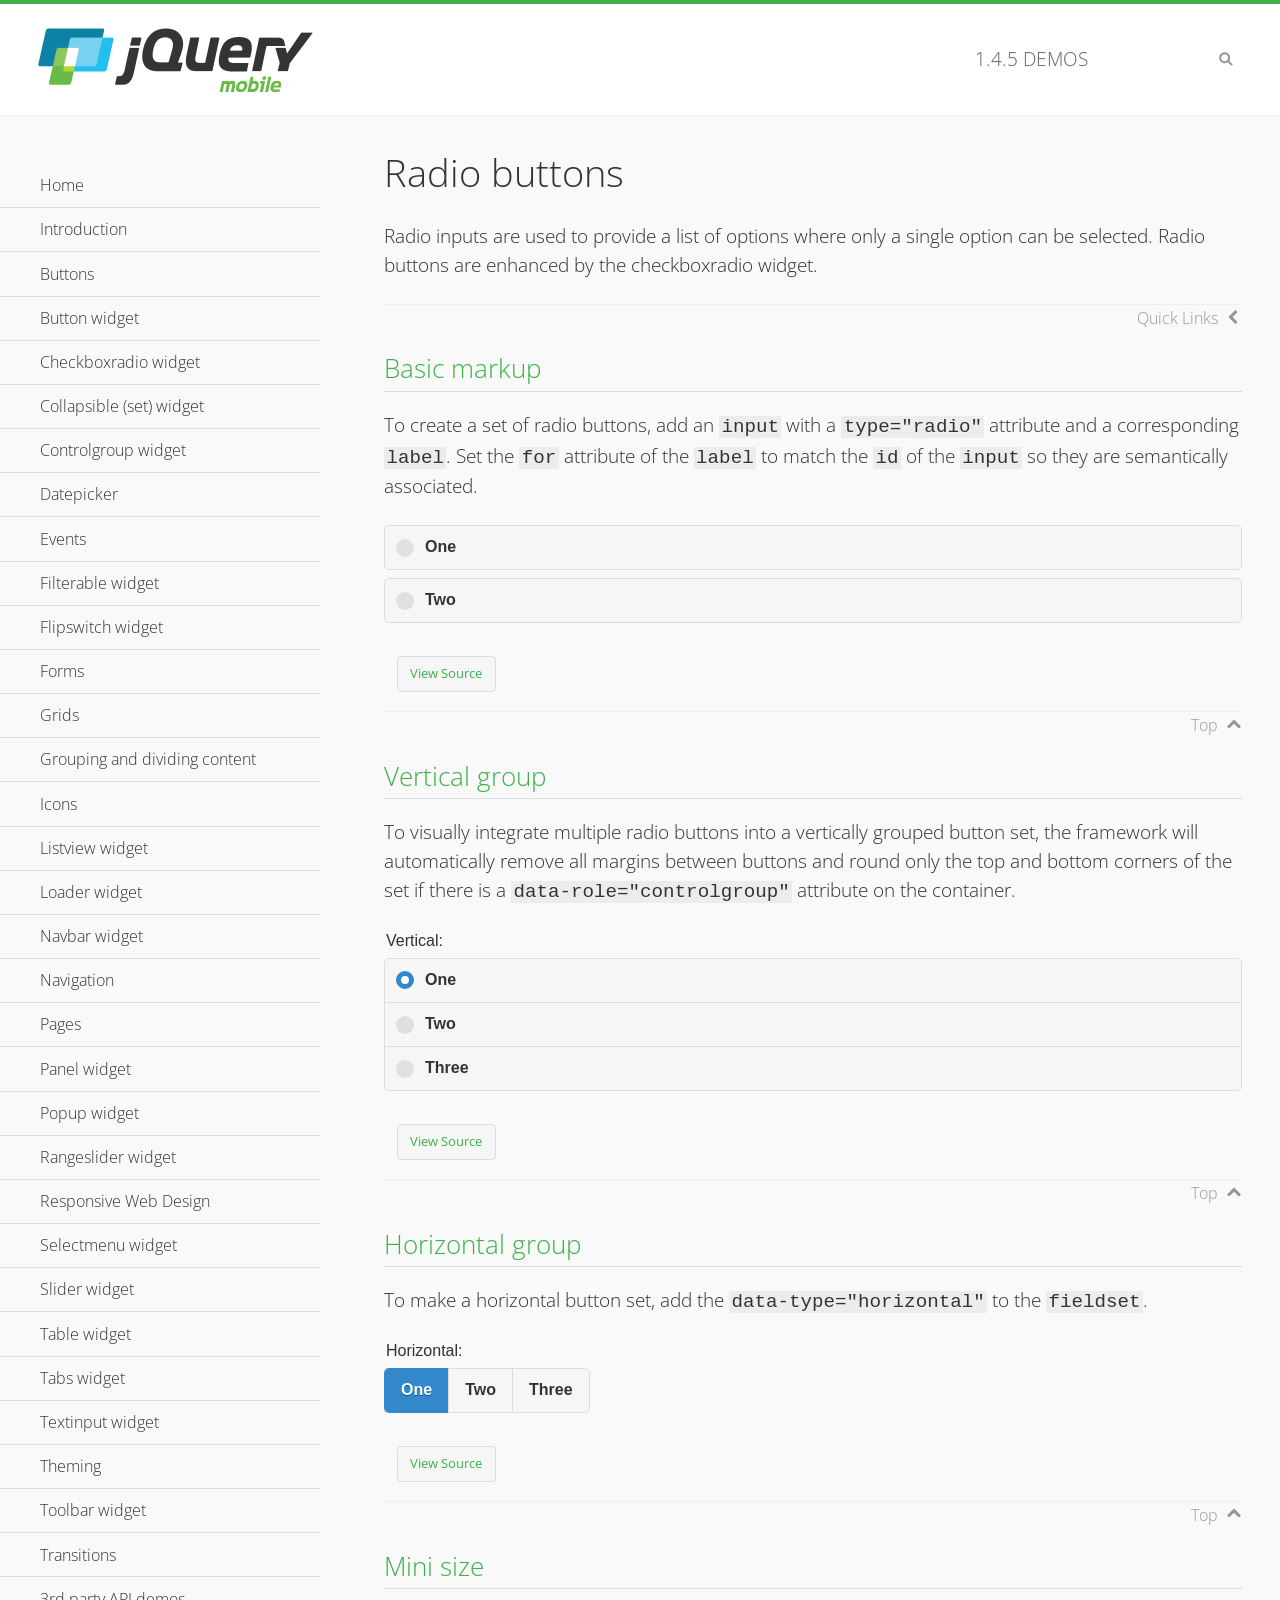
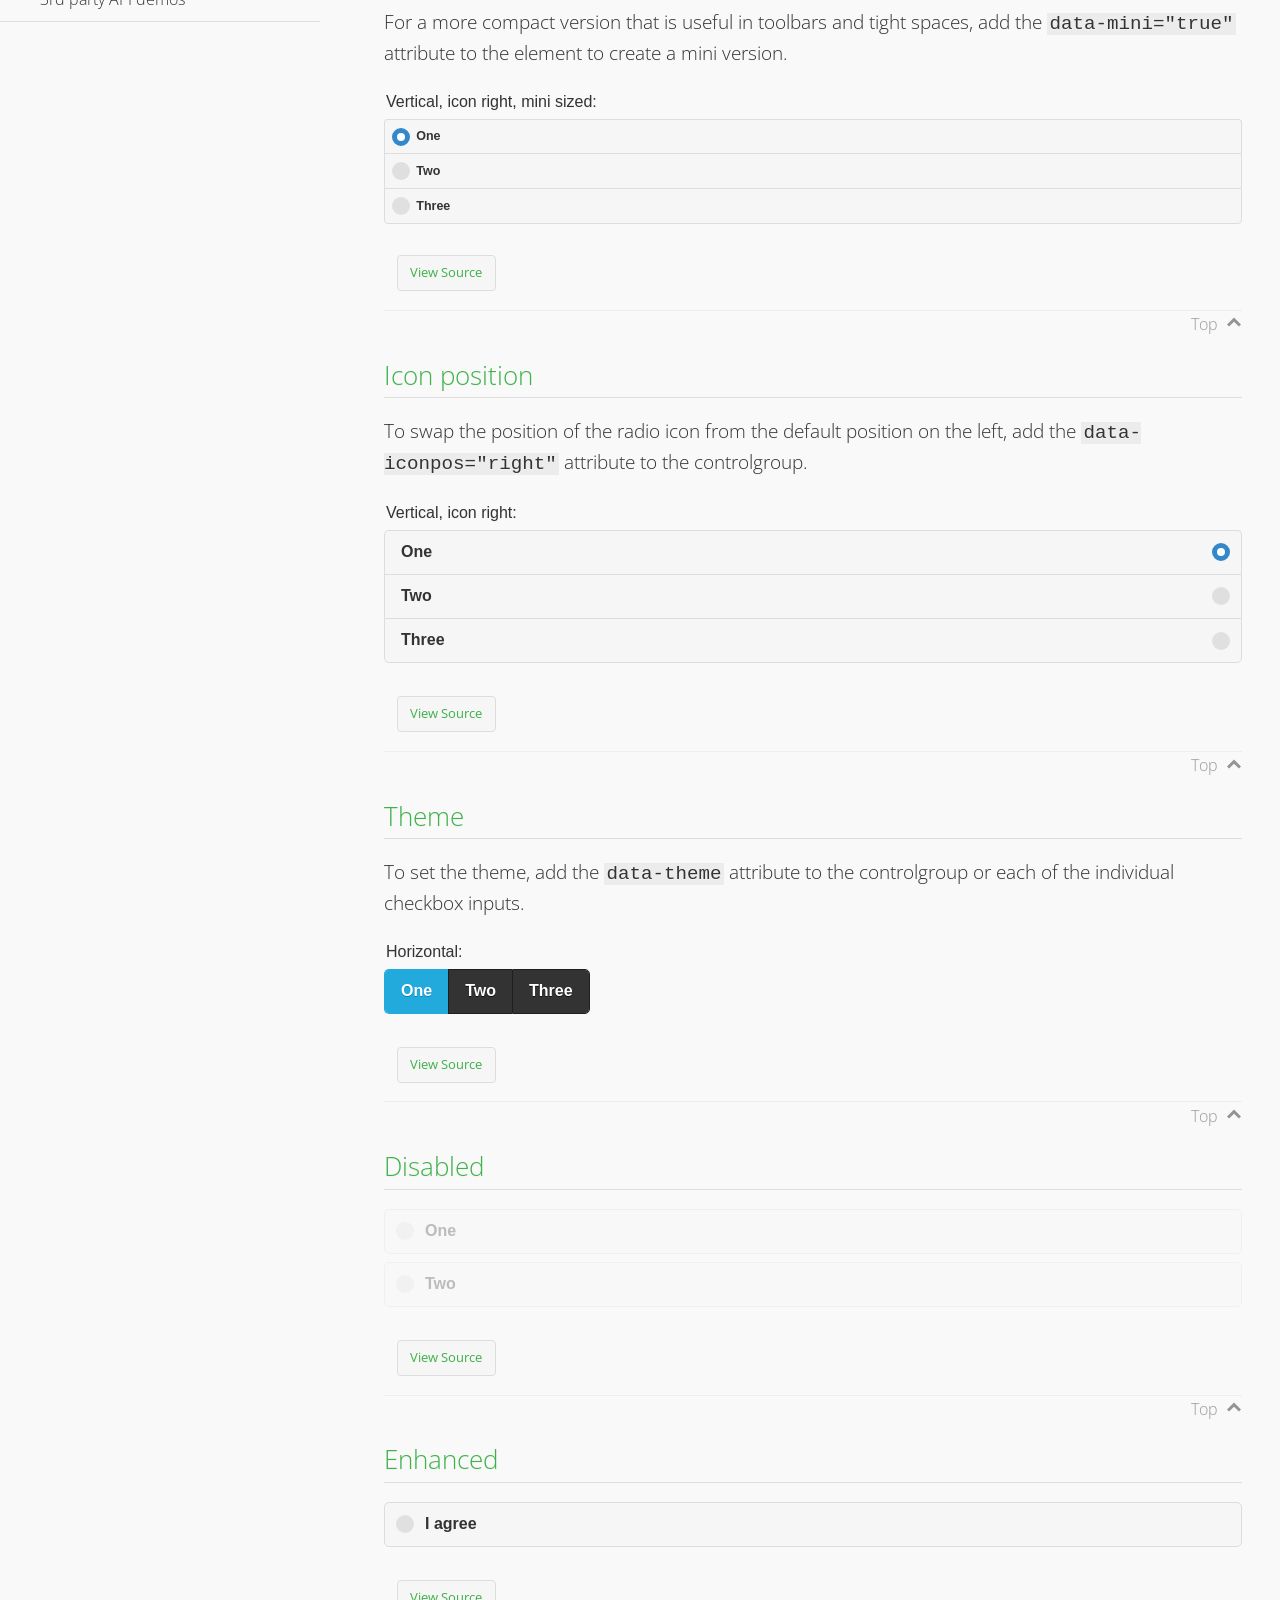
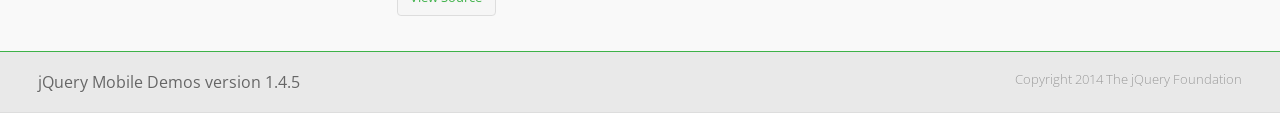
<file: css/demos/checkboxradio-radio/index.html>
<!DOCTYPE html>
<html>
<head>
	<meta charset="utf-8">
	<meta name="viewport" content="width=device-width, initial-scale=1">
	<title>Radio buttons - jQuery Mobile Demos</title>
	<link rel="shortcut icon" href="../favicon.ico">
	<link rel="stylesheet" href="http://fonts.googleapis.com/css?family=Open+Sans:300,400,700">
	<link rel="stylesheet" href="../css/themes/default/jquery.mobile-1.4.5.min.css">
	<link rel="stylesheet" href="../_assets/css/jqm-demos.css">
	<script src="../js/jquery.js"></script>
	<script src="../_assets/js/index.js"></script>
	<script src="../js/jquery.mobile-1.4.5.min.js"></script>
</head>
<body>
<div data-role="page" class="jqm-demos" data-quicklinks="true">

	<div data-role="header" class="jqm-header">
		<h2><a href="../" title="jQuery Mobile Demos home"><img src="../_assets/img/jquery-logo.png" alt="jQuery Mobile"></a></h2>
		<p><span class="jqm-version"></span> Demos</p>
		<a href="#" class="jqm-navmenu-link ui-btn ui-btn-icon-notext ui-corner-all ui-icon-bars ui-nodisc-icon ui-alt-icon ui-btn-left">Menu</a>
		<a href="#" class="jqm-search-link ui-btn ui-btn-icon-notext ui-corner-all ui-icon-search ui-nodisc-icon ui-alt-icon ui-btn-right">Search</a>
	</div><!-- /header -->

	<div role="main" class="ui-content jqm-content">

		<h1>Radio buttons</h1>

		<p>Radio inputs are used to provide a list of options where only a single option can be selected. Radio buttons are enhanced by the checkboxradio widget.</p>

		<h2>Basic markup</h2>

		<p>To create a set of radio buttons, add an <code>input</code> with a <code>type="radio"</code> attribute and a corresponding <code>label</code>. Set the <code>for</code> attribute of the <code>label</code> to match the <code>id</code> of the <code>input</code> so they are semantically associated.</p>

		<div data-demo-html="true">
			<form>
				<label>
					<input type="radio" name="radio-choice-0" id="radio-choice-0a">One
				</label>

				<label for="radio-choice-0b">Two</label>
				<input type="radio" name="radio-choice-0" id="radio-choice-0b" class="custom">
			</form>
		</div><!--/demo-html -->

		<h2>Vertical group</h2>

		<p>To visually integrate multiple radio buttons into a vertically grouped button set, the framework will automatically remove all margins between buttons and round only the top and bottom corners of the set if there is a <code> data-role="controlgroup"</code> attribute on the container.</p>

		<div data-demo-html="true">
			<form>
					<fieldset data-role="controlgroup">
					<legend>Vertical:</legend>
					<input type="radio" name="radio-choice-v-2" id="radio-choice-v-2a" value="on" checked="checked">
					<label for="radio-choice-v-2a">One</label>
					<input type="radio" name="radio-choice-v-2" id="radio-choice-v-2b" value="off">
					<label for="radio-choice-v-2b">Two</label>
					<input type="radio" name="radio-choice-v-2" id="radio-choice-v-2c" value="other">
					<label for="radio-choice-v-2c">Three</label>
				</fieldset>
			</form>
		</div><!--/demo-html -->

		<h2>Horizontal group</h2>

		<p>To make a horizontal button set, add the <code> data-type="horizontal"</code> to the <code>fieldset</code>.</p>

		<div data-demo-html="true">
			<form>
				<fieldset data-role="controlgroup" data-type="horizontal">
					<legend>Horizontal:</legend>
					<input type="radio" name="radio-choice-h-2" id="radio-choice-h-2a" value="on" checked="checked">
					<label for="radio-choice-h-2a">One</label>
					<input type="radio" name="radio-choice-h-2" id="radio-choice-h-2b" value="off">
					<label for="radio-choice-h-2b">Two</label>
					<input type="radio" name="radio-choice-h-2" id="radio-choice-h-2c" value="other">
					<label for="radio-choice-h-2c">Three</label>
				</fieldset>
			</form>
		</div><!--/demo-html -->

		<h2>Mini size</h2>

		<p>For a more compact version that is useful in toolbars and tight spaces, add the <code>data-mini="true"</code> attribute to the element to create a mini version. </p>

		<div data-demo-html="true">
			<form>
				<fieldset data-role="controlgroup" data-mini="true">
					<legend>Vertical, icon right, mini sized:</legend>
					<input type="radio" name="radio-choice-v-6" id="radio-choice-v-6a" value="on" checked="checked">
					<label for="radio-choice-v-6a">One</label>
					<input type="radio" name="radio-choice-v-6" id="radio-choice-v-6b" value="off">
					<label for="radio-choice-v-6b">Two</label>
					<input type="radio" name="radio-choice-v-6" id="radio-choice-v-6c" value="other">
					<label for="radio-choice-v-6c">Three</label>
				</fieldset>
			</form>
		</div><!--/demo-html -->

		<h2>Icon position</h2>

		<p>To swap the position of the radio icon from the default position on the left, add the <code>data-iconpos="right"</code> attribute to the controlgroup.</p>

		<div data-demo-html="true">
			<form>
				<fieldset data-role="controlgroup" data-iconpos="right">
					<legend>Vertical, icon right:</legend>
					<input type="radio" name="radio-choice-w-6" id="radio-choice-w-6a" value="on" checked="checked">
					<label for="radio-choice-w-6a">One</label>
					<input type="radio" name="radio-choice-w-6" id="radio-choice-w-6b" value="off">
					<label for="radio-choice-w-6b">Two</label>
					<input type="radio" name="radio-choice-w-6" id="radio-choice-w-6c" value="other">
					<label for="radio-choice-w-6c">Three</label>
				</fieldset>
			</form>
		</div><!--/demo-html -->

		<h2>Theme</h2>

		<p>To set the theme, add the <code>data-theme</code> attribute to the controlgroup or each of the individual checkbox inputs.</p>

		<div data-demo-html="true">
			<form>
				<fieldset data-role="controlgroup" data-theme="b" data-type="horizontal">
					<legend>Horizontal:</legend>
					<input type="radio" name="radio-choice-t-6" id="radio-choice-t-6a" value="on" checked="checked">
					<label for="radio-choice-t-6a">One</label>
					<input type="radio" name="radio-choice-t-6" id="radio-choice-t-6b" value="off">
					<label for="radio-choice-t-6b">Two</label>
					<input type="radio" name="radio-choice-t-6" id="radio-choice-t-6c" value="other">
					<label for="radio-choice-t-6c">Three</label>
				</fieldset>
			</form>
		</div><!--/demo-html -->

		<h2>Disabled</h2>

		<div data-demo-html="true">
			<form>
				<label>
					<input type="radio" name="radio-choice-7" id="radio-choice-7a" disabled="disabled">One
				</label>
				<label for="radio-choice-7b">Two</label>
				<input type="radio" name="radio-choice-7" id="radio-choice-7b" disabled="disabled">
			</form>
		</div><!--/demo-html -->

		<h2>Enhanced</h2>

		<div data-demo-html="true">
			<div class="ui-radio">
				<label for="radio-enhanced" class="ui-btn ui-corner-all ui-btn-inherit ui-btn-icon-left ui-radio-off">I agree</label>
				<input type="radio" name="radio-enhanced" id="radio-enhanced" data-enhanced="true">
			</div>
		</div><!--/demo-html -->

	</div><!-- /content -->
	    <div data-role="panel" class="jqm-navmenu-panel" data-position="left" data-display="overlay" data-theme="a">
	    	<ul class="jqm-list ui-alt-icon ui-nodisc-icon">
<li data-filtertext="demos homepage" data-icon="home"><a href=".././">Home</a></li>
<li data-filtertext="introduction overview getting started"><a href="../intro/" data-ajax="false">Introduction</a></li>
<li data-filtertext="buttons button markup buttonmarkup method anchor link button element"><a href="../button-markup/" data-ajax="false">Buttons</a></li>
<li data-filtertext="form button widget input button submit reset"><a href="../button/" data-ajax="false">Button widget</a></li>
<li data-role="collapsible" data-enhanced="true" data-collapsed-icon="carat-d" data-expanded-icon="carat-u" data-iconpos="right" data-inset="false" class="ui-collapsible ui-collapsible-themed-content ui-collapsible-collapsed">
	<h3 class="ui-collapsible-heading ui-collapsible-heading-collapsed">
		<a href="#" class="ui-collapsible-heading-toggle ui-btn ui-btn-icon-right ui-btn-inherit ui-icon-carat-d">
		    Checkboxradio widget<span class="ui-collapsible-heading-status"> click to expand contents</span>
		</a>
	</h3>
	<div class="ui-collapsible-content ui-body-inherit ui-collapsible-content-collapsed" aria-hidden="true">
		<ul>
			<li data-filtertext="form checkboxradio widget checkbox input checkboxes controlgroups"><a href="../checkboxradio-checkbox/" data-ajax="false">Checkboxes</a></li>
			<li data-filtertext="form checkboxradio widget radio input radio buttons controlgroups"><a href="../checkboxradio-radio/" data-ajax="false">Radio buttons</a></li>
		</ul>
	</div>
</li>
<li data-role="collapsible" data-enhanced="true" data-collapsed-icon="carat-d" data-expanded-icon="carat-u" data-iconpos="right" data-inset="false" class="ui-collapsible ui-collapsible-themed-content ui-collapsible-collapsed">
	<h3 class="ui-collapsible-heading ui-collapsible-heading-collapsed">
		<a href="#" class="ui-collapsible-heading-toggle ui-btn ui-btn-icon-right ui-btn-inherit ui-icon-carat-d">
			Collapsible (set) widget<span class="ui-collapsible-heading-status"> click to expand contents</span>
		</a>
	</h3>
	<div class="ui-collapsible-content ui-body-inherit ui-collapsible-content-collapsed" aria-hidden="true">
		<ul>
			<li data-filtertext="collapsibles content formatting"><a href="../collapsible/" data-ajax="false">Collapsible</a></li>
			<li data-filtertext="dynamic collapsible set accordion append expand"><a href="../collapsible-dynamic/" data-ajax="false">Dynamic collapsibles</a></li>
			<li data-filtertext="accordions collapsible set widget content formatting grouped collapsibles"><a href="../collapsibleset/" data-ajax="false">Collapsible set</a></li>
		</ul>
	</div>
</li>
<li data-role="collapsible" data-enhanced="true" data-collapsed-icon="carat-d" data-expanded-icon="carat-u" data-iconpos="right" data-inset="false" class="ui-collapsible ui-collapsible-themed-content ui-collapsible-collapsed">
	<h3 class="ui-collapsible-heading ui-collapsible-heading-collapsed">
		<a href="#" class="ui-collapsible-heading-toggle ui-btn ui-btn-icon-right ui-btn-inherit ui-icon-carat-d">
			Controlgroup widget<span class="ui-collapsible-heading-status"> click to expand contents</span>
		</a>
	</h3>
	<div class="ui-collapsible-content ui-body-inherit ui-collapsible-content-collapsed" aria-hidden="true">
		<ul>
			<li data-filtertext="controlgroups selectmenu checkboxradio input grouped buttons horizontal vertical"><a href="../controlgroup/" data-ajax="false">Controlgroup</a></li>
			<li data-filtertext="dynamic controlgroup dynamically add buttons"><a href="../controlgroup-dynamic/" data-ajax="false">Dynamic controlgroups</a></li>
		</ul>
	</div>
</li>
<li data-filtertext="form datepicker widget date input"><a href="../datepicker/" data-ajax="false">Datepicker</a></li>
<li data-role="collapsible" data-enhanced="true" data-collapsed-icon="carat-d" data-expanded-icon="carat-u" data-iconpos="right" data-inset="false" class="ui-collapsible ui-collapsible-themed-content ui-collapsible-collapsed">
	<h3 class="ui-collapsible-heading ui-collapsible-heading-collapsed">
		<a href="#" class="ui-collapsible-heading-toggle ui-btn ui-btn-icon-right ui-btn-inherit ui-icon-carat-d">
			Events<span class="ui-collapsible-heading-status"> click to expand contents</span>
		</a>
	</h3>
	<div class="ui-collapsible-content ui-body-inherit ui-collapsible-content-collapsed" aria-hidden="true">
		<ul>
			<li data-filtertext="swipe to delete list items listviews swipe events"><a href="../swipe-list/" data-ajax="false">Swipe list items</a></li>
			<li data-filtertext="swipe to navigate swipe page navigation swipe events"><a href="../swipe-page/" data-ajax="false">Swipe page navigation</a></li>
		</ul>
	</div>
</li>
<li data-filtertext="filterable filter elements sorting searching listview table"><a href="../filterable/" data-ajax="false">Filterable widget</a></li>
<li data-filtertext="form flipswitch widget flip toggle switch binary select checkbox input"><a href="../flipswitch/" data-ajax="false">Flipswitch widget</a></li>
<li data-role="collapsible" data-enhanced="true" data-collapsed-icon="carat-d" data-expanded-icon="carat-u" data-iconpos="right" data-inset="false" class="ui-collapsible ui-collapsible-themed-content ui-collapsible-collapsed">
	<h3 class="ui-collapsible-heading ui-collapsible-heading-collapsed">
		<a href="#" class="ui-collapsible-heading-toggle ui-btn ui-btn-icon-right ui-btn-inherit ui-icon-carat-d">
			Forms<span class="ui-collapsible-heading-status"> click to expand contents</span>
		</a>
	</h3>
	<div class="ui-collapsible-content ui-body-inherit ui-collapsible-content-collapsed" aria-hidden="true">
		<ul>
			<li data-filtertext="forms text checkbox radio range button submit reset inputs selects textarea slider flipswitch label form elements"><a href="../forms/" data-ajax="false">Forms</a></li>
			<li data-filtertext="form hide labels hidden accessible ui-hidden-accessible forms"><a href="../forms-label-hidden-accessible/" data-ajax="false">Hide labels</a></li>
			<li data-filtertext="form field containers fieldcontain ui-field-contain forms"><a href="../forms-field-contain/" data-ajax="false">Field containers</a></li>
			<li data-filtertext="forms disabled form elements"><a href="../forms-disabled/" data-ajax="false">Forms disabled</a></li>
			<li data-filtertext="forms gallery examples overview forms text checkbox radio range button submit reset inputs selects textarea slider flipswitch label form elements"><a href="../forms-gallery/" data-ajax="false">Forms gallery</a></li>
		</ul>
	</div>
</li>
<li data-role="collapsible" data-enhanced="true" data-collapsed-icon="carat-d" data-expanded-icon="carat-u" data-iconpos="right" data-inset="false" class="ui-collapsible ui-collapsible-themed-content ui-collapsible-collapsed">
	<h3 class="ui-collapsible-heading ui-collapsible-heading-collapsed">
		<a href="#" class="ui-collapsible-heading-toggle ui-btn ui-btn-icon-right ui-btn-inherit ui-icon-carat-d">
			Grids<span class="ui-collapsible-heading-status"> click to expand contents</span>
		</a>
	</h3>
	<div class="ui-collapsible-content ui-body-inherit ui-collapsible-content-collapsed" aria-hidden="true">
		<ul>
			<li data-filtertext="grids columns blocks content formatting rwd responsive css framework"><a href="../grids/" data-ajax="false">Grids</a></li>
			<li data-filtertext="buttons in grids css framework"><a href="../grids-buttons/" data-ajax="false">Buttons in grids</a></li>
			<li data-filtertext="custom responsive grids rwd css framework"><a href="../grids-custom-responsive/" data-ajax="false">Custom responsive grids</a></li>
		</ul>
	</div>
</li>
<li data-filtertext="blocks content formatting sections heading"><a href="../body-bar-classes/" data-ajax="false">Grouping and dividing content</a></li>
<li data-role="collapsible" data-enhanced="true" data-collapsed-icon="carat-d" data-expanded-icon="carat-u" data-iconpos="right" data-inset="false" class="ui-collapsible ui-collapsible-themed-content ui-collapsible-collapsed">
	<h3 class="ui-collapsible-heading ui-collapsible-heading-collapsed">
		<a href="#" class="ui-collapsible-heading-toggle ui-btn ui-btn-icon-right ui-btn-inherit ui-icon-carat-d">
			Icons<span class="ui-collapsible-heading-status"> click to expand contents</span>
		</a>
	</h3>
	<div class="ui-collapsible-content ui-body-inherit ui-collapsible-content-collapsed" aria-hidden="true">
		<ul>
			<li data-filtertext="button icons svg disc alt custom icon position"><a href="../icons/" data-ajax="false">Icons</a></li>
			<li data-filtertext=""><a href="../icons-grunticon/" data-ajax="false">Grunticon loader</a></li>
		</ul>
	</div>
</li>
<li data-role="collapsible" data-enhanced="true" data-collapsed-icon="carat-d" data-expanded-icon="carat-u" data-iconpos="right" data-inset="false" class="ui-collapsible ui-collapsible-themed-content ui-collapsible-collapsed">
	<h3 class="ui-collapsible-heading ui-collapsible-heading-collapsed">
		<a href="#" class="ui-collapsible-heading-toggle ui-btn ui-btn-icon-right ui-btn-inherit ui-icon-carat-d">
			Listview widget<span class="ui-collapsible-heading-status"> click to expand contents</span>
		</a>
	</h3>
	<div class="ui-collapsible-content ui-body-inherit ui-collapsible-content-collapsed" aria-hidden="true">
		<ul>
			<li data-filtertext="listview widget thumbnails icons nested split button collapsible ul ol"><a href="../listview/" data-ajax="false">Listview</a></li>
			<li data-filtertext="autocomplete filterable reveal listview filtertextbeforefilter placeholder"><a href="../listview-autocomplete/" data-ajax="false">Listview autocomplete</a></li>
			<li data-filtertext="autocomplete filterable reveal listview remote data filtertextbeforefilter placeholder"><a href="../listview-autocomplete-remote/" data-ajax="false">Listview autocomplete remote data</a></li>
			<li data-filtertext="autodividers anchor jump scroll linkbars listview lists ul ol"><a href="../listview-autodividers-linkbar/" data-ajax="false">Listview autodividers linkbar</a></li>
			<li data-filtertext="listview autodividers selector autodividersselector lists ul ol"><a href="../listview-autodividers-selector/" data-ajax="false">Listview autodividers selector</a></li>
			<li data-filtertext="listview nested list items"><a href="../listview-nested-lists/" data-ajax="false">Nested Listviews</a></li>
			<li data-filtertext="listview collapsible list items flat"><a href="../listview-collapsible-item-flat/" data-ajax="false">Listview collapsible list items (flat)</a></li>
			<li data-filtertext="listview collapsible list indented"><a href="../listview-collapsible-item-indented/" data-ajax="false">Listview collapsible list items (indented)</a></li>
			<li data-filtertext="grid listview responsive grids responsive listviews lists ul"><a href="../listview-grid/" data-ajax="false">Listview responsive grid</a></li>
		</ul>
	</div>
</li>
<li data-filtertext="loader widget page loading navigation overlay spinner"><a href="../loader/" data-ajax="false">Loader widget</a></li>
<li data-filtertext="navbar widget navmenu toolbars header footer"><a href="../navbar/" data-ajax="false">Navbar widget</a></li>
<li data-role="collapsible" data-enhanced="true" data-collapsed-icon="carat-d" data-expanded-icon="carat-u" data-iconpos="right" data-inset="false" class="ui-collapsible ui-collapsible-themed-content ui-collapsible-collapsed">
	<h3 class="ui-collapsible-heading ui-collapsible-heading-collapsed">
		<a href="#" class="ui-collapsible-heading-toggle ui-btn ui-btn-icon-right ui-btn-inherit ui-icon-carat-d">
			Navigation<span class="ui-collapsible-heading-status"> click to expand contents</span>
		</a>
	</h3>
	<div class="ui-collapsible-content ui-body-inherit ui-collapsible-content-collapsed" aria-hidden="true">
		<ul>
			<li data-filtertext="ajax navigation navigate widget history event method"><a href="../navigation/" data-ajax="false">Navigation</a></li>
			<li data-filtertext="linking pages page links navigation ajax prefetch cache"><a href="../navigation-linking-pages/" data-ajax="false">Linking pages</a></li>
			<!-- <li data-filtertext="php redirect server redirection server-side navigation"><a href="../navigation-php-redirect/" data-ajax="false">PHP redirect demo</a></li>-->
			<li data-filtertext="navigation redirection hash query"><a href="../navigation-hash-processing/" data-ajax="false">Hash processing demo</a></li>
			<li data-filtertext="navigation redirection hash query"><a href="../page-events/" data-ajax="false">Page Navigation Events</a></li>
		</ul>
	</div>
</li>
<li data-role="collapsible" data-enhanced="true" data-collapsed-icon="carat-d" data-expanded-icon="carat-u" data-iconpos="right" data-inset="false" class="ui-collapsible ui-collapsible-themed-content ui-collapsible-collapsed">
	<h3 class="ui-collapsible-heading ui-collapsible-heading-collapsed">
		<a href="#" class="ui-collapsible-heading-toggle ui-btn ui-btn-icon-right ui-btn-inherit ui-icon-carat-d">
			Pages<span class="ui-collapsible-heading-status"> click to expand contents</span>
		</a>
	</h3>
	<div class="ui-collapsible-content ui-body-inherit ui-collapsible-content-collapsed" aria-hidden="true">
		<ul>
			<li data-filtertext="pages page widget ajax navigation"><a href="../pages/" data-ajax="false">Pages</a></li>
			<li data-filtertext="single page"><a href="../pages-single-page/" data-ajax="false">Single page</a></li>
			<li data-filtertext="multipage multi-page page"><a href="../pages-multi-page/" data-ajax="false">Multi-page template</a></li>
			<li data-filtertext="dialog page widget modal popup"><a href="../pages-dialog/" data-ajax="false">Dialog page</a></li>
		</ul>
	</div>
</li>
<li data-role="collapsible" data-enhanced="true" data-collapsed-icon="carat-d" data-expanded-icon="carat-u" data-iconpos="right" data-inset="false" class="ui-collapsible ui-collapsible-themed-content ui-collapsible-collapsed">
	<h3 class="ui-collapsible-heading ui-collapsible-heading-collapsed">
		<a href="#" class="ui-collapsible-heading-toggle ui-btn ui-btn-icon-right ui-btn-inherit ui-icon-carat-d">
			Panel widget<span class="ui-collapsible-heading-status"> click to expand contents</span>
		</a>
	</h3>
	<div class="ui-collapsible-content ui-body-inherit ui-collapsible-content-collapsed" aria-hidden="true">
		<ul>
			<li data-filtertext="panel widget sliding panels reveal push overlay responsive"><a href="../panel/" data-ajax="false">Panel</a></li>
			<li data-filtertext=""><a href="../panel-external/" data-ajax="false">External panels</a></li>
			<li data-filtertext="panel "><a href="../panel-fixed/" data-ajax="false">Fixed panels</a></li>
			<li data-filtertext="panel slide panels sliding panels shadow rwd responsive breakpoint"><a href="../panel-responsive/" data-ajax="false">Panels responsive</a></li>
			<li data-filtertext="panel custom style custom panel width reveal shadow listview panel styling page background wrapper"><a href="../panel-styling/" data-ajax="false">Custom panel style</a></li>
			<li data-filtertext="panel open on swipe"><a href="../panel-swipe-open/" data-ajax="false">Panel open on swipe</a></li>
			<li data-filtertext="panels outside page internal external toolbars"><a href="../panel-external-internal/" data-ajax="false">Panel external and internal</a></li>
		</ul>
	</div>
</li>
<li data-role="collapsible" data-enhanced="true" data-collapsed-icon="carat-d" data-expanded-icon="carat-u" data-iconpos="right" data-inset="false" class="ui-collapsible ui-collapsible-themed-content ui-collapsible-collapsed">
	<h3 class="ui-collapsible-heading ui-collapsible-heading-collapsed">
		<a href="#" class="ui-collapsible-heading-toggle ui-btn ui-btn-icon-right ui-btn-inherit ui-icon-carat-d">
			Popup widget<span class="ui-collapsible-heading-status"> click to expand contents</span>
		</a>
	</h3>
	<div class="ui-collapsible-content ui-body-inherit ui-collapsible-content-collapsed" aria-hidden="true">
		<ul>
			<li data-filtertext="popup widget popups dialog modal transition tooltip lightbox form overlay screen flip pop fade transition"><a href="../popup/" data-ajax="false">Popup</a></li>
			<li data-filtertext="popup alignment position"><a href="../popup-alignment/" data-ajax="false">Popup alignment</a></li>
			<li data-filtertext="popup arrow size popups popover"><a href="../popup-arrow-size/" data-ajax="false">Popup arrow size</a></li>
			<li data-filtertext="dynamic popups popup images lightbox"><a href="../popup-dynamic/" data-ajax="false">Dynamic popups</a></li>
			<li data-filtertext="popups with iframes scaling"><a href="../popup-iframe/" data-ajax="false">Popups with iframes</a></li>
			<li data-filtertext="popup image scaling"><a href="../popup-image-scaling/" data-ajax="false">Popup image scaling</a></li>
			<li data-filtertext="external popup outside multi-page"><a href="../popup-outside-multipage/" data-ajax="false">Popup outside multi-page</a></li>
		</ul>
	</div>
</li>
<li data-filtertext="form rangeslider widget dual sliders dual handle sliders range input"><a href="../rangeslider/" data-ajax="false">Rangeslider widget</a></li>
<li data-filtertext="responsive web design rwd adaptive progressive enhancement PE accessible mobile breakpoints media query media queries"><a href="../rwd/" data-ajax="false">Responsive Web Design</a></li>
<li data-role="collapsible" data-enhanced="true" data-collapsed-icon="carat-d" data-expanded-icon="carat-u" data-iconpos="right" data-inset="false" class="ui-collapsible ui-collapsible-themed-content ui-collapsible-collapsed">
	<h3 class="ui-collapsible-heading ui-collapsible-heading-collapsed">
		<a href="#" class="ui-collapsible-heading-toggle ui-btn ui-btn-icon-right ui-btn-inherit ui-icon-carat-d">
			Selectmenu widget<span class="ui-collapsible-heading-status"> click to expand contents</span>
		</a>
	</h3>
	<div class="ui-collapsible-content ui-body-inherit ui-collapsible-content-collapsed" aria-hidden="true">
		<ul>
			<li data-filtertext="form selectmenu widget select input custom select menu selects"><a href="../selectmenu/" data-ajax="false">Selectmenu</a></li>
			<li data-filtertext="form custom select menu selectmenu widget custom menu option optgroup multiple selects"><a href="../selectmenu-custom/" data-ajax="false">Custom select menu</a></li>
			<li data-filtertext="filterable select filter popup dialog"><a href="../selectmenu-custom-filter/" data-ajax="false">Custom select menu with filter</a></li>
		</ul>
	</div>
</li>
<li data-role="collapsible" data-enhanced="true" data-collapsed-icon="carat-d" data-expanded-icon="carat-u" data-iconpos="right" data-inset="false" class="ui-collapsible ui-collapsible-themed-content ui-collapsible-collapsed">
	<h3 class="ui-collapsible-heading ui-collapsible-heading-collapsed">
		<a href="#" class="ui-collapsible-heading-toggle ui-btn ui-btn-icon-right ui-btn-inherit ui-icon-carat-d">
			Slider widget<span class="ui-collapsible-heading-status"> click to expand contents</span>
		</a>
	</h3>
	<div class="ui-collapsible-content ui-body-inherit ui-collapsible-content-collapsed" aria-hidden="true">
		<ul>
			<li data-filtertext="form slider widget range input single sliders"><a href="../slider/" data-ajax="false">Slider</a></li>
			<li data-filtertext="form slider widget flipswitch slider binary select flip toggle switch"><a href="../slider-flipswitch/" data-ajax="false">Slider flip toggle switch</a></li>
			<li data-filtertext="form slider tooltip handle value input range sliders"><a href="../slider-tooltip/" data-ajax="false">Slider tooltip</a></li>
		</ul>
	</div>
</li>
<li data-role="collapsible" data-enhanced="true" data-collapsed-icon="carat-d" data-expanded-icon="carat-u" data-iconpos="right" data-inset="false" class="ui-collapsible ui-collapsible-themed-content ui-collapsible-collapsed">
	<h3 class="ui-collapsible-heading ui-collapsible-heading-collapsed">
		<a href="#" class="ui-collapsible-heading-toggle ui-btn ui-btn-icon-right ui-btn-inherit ui-icon-carat-d">
			Table widget<span class="ui-collapsible-heading-status"> click to expand contents</span>
		</a>
	</h3>
	<div class="ui-collapsible-content ui-body-inherit ui-collapsible-content-collapsed" aria-hidden="true">
		<ul>
			<li data-filtertext="table widget reflow column toggle th td responsive tables rwd hide show tabular"><a href="../table-column-toggle/" data-ajax="false">Table Column Toggle</a></li>
			<li data-filtertext="table column toggle phone comparison demo"><a href="../table-column-toggle-example/" data-ajax="false">Table Column Toggle demo</a></li>
			<li data-filtertext="responsive tables table column toggle heading groups rwd breakpoint"><a href="../table-column-toggle-heading-groups/" data-ajax="false">Table Column Toggle heading groups</a></li>
			<li data-filtertext="responsive tables table column toggle hide rwd breakpoint customization options"><a href="../table-column-toggle-options/" data-ajax="false">Table Column Toggle options</a></li>
			<li data-filtertext="table reflow th td responsive rwd columns tabular"><a href="../table-reflow/" data-ajax="false">Table Reflow</a></li>
			<li data-filtertext="responsive tables table reflow heading groups rwd breakpoint"><a href="../table-reflow-heading-groups/" data-ajax="false">Table Reflow heading groups</a></li>
			<li data-filtertext="responsive tables table reflow stripes strokes table style"><a href="../table-reflow-stripes-strokes/" data-ajax="false">Table Reflow stripes and strokes</a></li>
			<li data-filtertext="responsive tables table reflow stack custom styles"><a href="../table-reflow-styling/" data-ajax="false">Table Reflow custom styles</a></li>
		</ul>
	</div>
</li>
<li data-filtertext="ui tabs widget"><a href="../tabs/" data-ajax="false">Tabs widget</a></li>
<li data-filtertext="form textinput widget text input textarea number date time tel email file color password"><a href="../textinput/" data-ajax="false">Textinput widget</a></li>
<li data-role="collapsible" data-enhanced="true" data-collapsed-icon="carat-d" data-expanded-icon="carat-u" data-iconpos="right" data-inset="false" class="ui-collapsible ui-collapsible-themed-content ui-collapsible-collapsed">
	<h3 class="ui-collapsible-heading ui-collapsible-heading-collapsed">
		<a href="#" class="ui-collapsible-heading-toggle ui-btn ui-btn-icon-right ui-btn-inherit ui-icon-carat-d">
			Theming<span class="ui-collapsible-heading-status"> click to expand contents</span>
		</a>
	</h3>
	<div class="ui-collapsible-content ui-body-inherit ui-collapsible-content-collapsed" aria-hidden="true">
		<ul>
			<li data-filtertext="default theme swatches theming style css"><a href="../theme-default/" data-ajax="false">Default theme</a></li>
			<li data-filtertext="classic theme old theme swatches theming style css"><a href="../theme-classic/" data-ajax="false">Classic theme</a></li>
		</ul>
	</div>
</li>
<li data-role="collapsible" data-enhanced="true" data-collapsed-icon="carat-d" data-expanded-icon="carat-u" data-iconpos="right" data-inset="false" class="ui-collapsible ui-collapsible-themed-content ui-collapsible-collapsed">
	<h3 class="ui-collapsible-heading ui-collapsible-heading-collapsed">
		<a href="#" class="ui-collapsible-heading-toggle ui-btn ui-btn-icon-right ui-btn-inherit ui-icon-carat-d">
			Toolbar widget<span class="ui-collapsible-heading-status"> click to expand contents</span>
		</a>
	</h3>
	<div class="ui-collapsible-content ui-body-inherit ui-collapsible-content-collapsed" aria-hidden="true">
		<ul>
			<li data-filtertext="toolbar widget header footer toolbars fixed fullscreen external sections"><a href="../toolbar/" data-ajax="false">Toolbar</a></li>
			<li data-filtertext="dynamic toolbars dynamically add toolbar header footer"><a href="../toolbar-dynamic/" data-ajax="false">Dynamic toolbars</a></li>
			<li data-filtertext="external toolbars header footer"><a href="../toolbar-external/" data-ajax="false">External toolbars</a></li>
			<li data-filtertext="fixed toolbars header footer"><a href="../toolbar-fixed/" data-ajax="false">Fixed toolbars</a></li>
			<li data-filtertext="fixed fullscreen toolbars header footer"><a href="../toolbar-fixed-fullscreen/" data-ajax="false">Fullscreen toolbars</a></li>
			<li data-filtertext="external fixed toolbars header footer"><a href="../toolbar-fixed-external/" data-ajax="false">Fixed external toolbars</a></li>
			<li data-filtertext="external persistent toolbars header footer navbar navmenu"><a href="../toolbar-fixed-persistent/" data-ajax="false">Persistent toolbars</a></li>
			<li data-filtertext="external ajax optimized toolbars persistent toolbars header footer navbar"><a href="../toolbar-fixed-persistent-optimized/" data-ajax="false">Ajax optimized toolbars</a></li>
			<li data-filtertext="form in toolbars header footer"><a href="../toolbar-fixed-forms/" data-ajax="false">Form in toolbar</a></li>
		</ul>
	</div>
</li>
<li data-filtertext="page transitions animated pages popup navigation flip slide fade pop"><a href="../transitions/" data-ajax="false">Transitions</a></li>
<li data-role="collapsible" data-enhanced="true" data-collapsed-icon="carat-d" data-expanded-icon="carat-u" data-iconpos="right" data-inset="false" class="ui-collapsible ui-collapsible-themed-content ui-collapsible-collapsed">
	<h3 class="ui-collapsible-heading ui-collapsible-heading-collapsed">
		<a href="#" class="ui-collapsible-heading-toggle ui-btn ui-btn-icon-right ui-btn-inherit ui-icon-carat-d">
			3rd party API demos<span class="ui-collapsible-heading-status"> click to expand contents</span>
		</a>
	</h3>
	<div class="ui-collapsible-content ui-body-inherit ui-collapsible-content-collapsed" aria-hidden="true">
		<ul>
			<li data-filtertext="backbone requirejs navigation router"><a href="../backbone-requirejs/" data-ajax="false">Backbone RequireJS</a></li>
			<li data-filtertext="google maps geolocation demo"><a href="../map-geolocation/" data-ajax="false">Google Maps geolocation</a></li>
			<li data-filtertext="google maps hybrid"><a href="../map-list-toggle/" data-ajax="false">Google Maps list toggle</a></li>
		</ul>
	</div>
</li>



		     </ul>
		</div><!-- /panel -->


	<div data-role="footer" data-position="fixed" data-tap-toggle="false" class="jqm-footer">
		<p>jQuery Mobile Demos version <span class="jqm-version"></span></p>
		<p>Copyright 2014 The jQuery Foundation</p>
	</div><!-- /footer -->
	<!-- TODO: This should become an external panel so we can add input to markup (unique ID) -->
    <div data-role="panel" class="jqm-search-panel" data-position="right" data-display="overlay" data-theme="a">
		<div class="jqm-search">
			<ul class="jqm-list" data-filter-placeholder="Search demos..." data-filter-reveal="true">
<li data-filtertext="demos homepage" data-icon="home"><a href=".././">Home</a></li>
<li data-filtertext="introduction overview getting started"><a href="../intro/" data-ajax="false">Introduction</a></li>
<li data-filtertext="buttons button markup buttonmarkup method anchor link button element"><a href="../button-markup/" data-ajax="false">Buttons</a></li>
<li data-filtertext="form button widget input button submit reset"><a href="../button/" data-ajax="false">Button widget</a></li>
<li data-role="collapsible" data-enhanced="true" data-collapsed-icon="carat-d" data-expanded-icon="carat-u" data-iconpos="right" data-inset="false" class="ui-collapsible ui-collapsible-themed-content ui-collapsible-collapsed">
	<h3 class="ui-collapsible-heading ui-collapsible-heading-collapsed">
		<a href="#" class="ui-collapsible-heading-toggle ui-btn ui-btn-icon-right ui-btn-inherit ui-icon-carat-d">
		    Checkboxradio widget<span class="ui-collapsible-heading-status"> click to expand contents</span>
		</a>
	</h3>
	<div class="ui-collapsible-content ui-body-inherit ui-collapsible-content-collapsed" aria-hidden="true">
		<ul>
			<li data-filtertext="form checkboxradio widget checkbox input checkboxes controlgroups"><a href="../checkboxradio-checkbox/" data-ajax="false">Checkboxes</a></li>
			<li data-filtertext="form checkboxradio widget radio input radio buttons controlgroups"><a href="../checkboxradio-radio/" data-ajax="false">Radio buttons</a></li>
		</ul>
	</div>
</li>
<li data-role="collapsible" data-enhanced="true" data-collapsed-icon="carat-d" data-expanded-icon="carat-u" data-iconpos="right" data-inset="false" class="ui-collapsible ui-collapsible-themed-content ui-collapsible-collapsed">
	<h3 class="ui-collapsible-heading ui-collapsible-heading-collapsed">
		<a href="#" class="ui-collapsible-heading-toggle ui-btn ui-btn-icon-right ui-btn-inherit ui-icon-carat-d">
			Collapsible (set) widget<span class="ui-collapsible-heading-status"> click to expand contents</span>
		</a>
	</h3>
	<div class="ui-collapsible-content ui-body-inherit ui-collapsible-content-collapsed" aria-hidden="true">
		<ul>
			<li data-filtertext="collapsibles content formatting"><a href="../collapsible/" data-ajax="false">Collapsible</a></li>
			<li data-filtertext="dynamic collapsible set accordion append expand"><a href="../collapsible-dynamic/" data-ajax="false">Dynamic collapsibles</a></li>
			<li data-filtertext="accordions collapsible set widget content formatting grouped collapsibles"><a href="../collapsibleset/" data-ajax="false">Collapsible set</a></li>
		</ul>
	</div>
</li>
<li data-role="collapsible" data-enhanced="true" data-collapsed-icon="carat-d" data-expanded-icon="carat-u" data-iconpos="right" data-inset="false" class="ui-collapsible ui-collapsible-themed-content ui-collapsible-collapsed">
	<h3 class="ui-collapsible-heading ui-collapsible-heading-collapsed">
		<a href="#" class="ui-collapsible-heading-toggle ui-btn ui-btn-icon-right ui-btn-inherit ui-icon-carat-d">
			Controlgroup widget<span class="ui-collapsible-heading-status"> click to expand contents</span>
		</a>
	</h3>
	<div class="ui-collapsible-content ui-body-inherit ui-collapsible-content-collapsed" aria-hidden="true">
		<ul>
			<li data-filtertext="controlgroups selectmenu checkboxradio input grouped buttons horizontal vertical"><a href="../controlgroup/" data-ajax="false">Controlgroup</a></li>
			<li data-filtertext="dynamic controlgroup dynamically add buttons"><a href="../controlgroup-dynamic/" data-ajax="false">Dynamic controlgroups</a></li>
		</ul>
	</div>
</li>
<li data-filtertext="form datepicker widget date input"><a href="../datepicker/" data-ajax="false">Datepicker</a></li>
<li data-role="collapsible" data-enhanced="true" data-collapsed-icon="carat-d" data-expanded-icon="carat-u" data-iconpos="right" data-inset="false" class="ui-collapsible ui-collapsible-themed-content ui-collapsible-collapsed">
	<h3 class="ui-collapsible-heading ui-collapsible-heading-collapsed">
		<a href="#" class="ui-collapsible-heading-toggle ui-btn ui-btn-icon-right ui-btn-inherit ui-icon-carat-d">
			Events<span class="ui-collapsible-heading-status"> click to expand contents</span>
		</a>
	</h3>
	<div class="ui-collapsible-content ui-body-inherit ui-collapsible-content-collapsed" aria-hidden="true">
		<ul>
			<li data-filtertext="swipe to delete list items listviews swipe events"><a href="../swipe-list/" data-ajax="false">Swipe list items</a></li>
			<li data-filtertext="swipe to navigate swipe page navigation swipe events"><a href="../swipe-page/" data-ajax="false">Swipe page navigation</a></li>
		</ul>
	</div>
</li>
<li data-filtertext="filterable filter elements sorting searching listview table"><a href="../filterable/" data-ajax="false">Filterable widget</a></li>
<li data-filtertext="form flipswitch widget flip toggle switch binary select checkbox input"><a href="../flipswitch/" data-ajax="false">Flipswitch widget</a></li>
<li data-role="collapsible" data-enhanced="true" data-collapsed-icon="carat-d" data-expanded-icon="carat-u" data-iconpos="right" data-inset="false" class="ui-collapsible ui-collapsible-themed-content ui-collapsible-collapsed">
	<h3 class="ui-collapsible-heading ui-collapsible-heading-collapsed">
		<a href="#" class="ui-collapsible-heading-toggle ui-btn ui-btn-icon-right ui-btn-inherit ui-icon-carat-d">
			Forms<span class="ui-collapsible-heading-status"> click to expand contents</span>
		</a>
	</h3>
	<div class="ui-collapsible-content ui-body-inherit ui-collapsible-content-collapsed" aria-hidden="true">
		<ul>
			<li data-filtertext="forms text checkbox radio range button submit reset inputs selects textarea slider flipswitch label form elements"><a href="../forms/" data-ajax="false">Forms</a></li>
			<li data-filtertext="form hide labels hidden accessible ui-hidden-accessible forms"><a href="../forms-label-hidden-accessible/" data-ajax="false">Hide labels</a></li>
			<li data-filtertext="form field containers fieldcontain ui-field-contain forms"><a href="../forms-field-contain/" data-ajax="false">Field containers</a></li>
			<li data-filtertext="forms disabled form elements"><a href="../forms-disabled/" data-ajax="false">Forms disabled</a></li>
			<li data-filtertext="forms gallery examples overview forms text checkbox radio range button submit reset inputs selects textarea slider flipswitch label form elements"><a href="../forms-gallery/" data-ajax="false">Forms gallery</a></li>
		</ul>
	</div>
</li>
<li data-role="collapsible" data-enhanced="true" data-collapsed-icon="carat-d" data-expanded-icon="carat-u" data-iconpos="right" data-inset="false" class="ui-collapsible ui-collapsible-themed-content ui-collapsible-collapsed">
	<h3 class="ui-collapsible-heading ui-collapsible-heading-collapsed">
		<a href="#" class="ui-collapsible-heading-toggle ui-btn ui-btn-icon-right ui-btn-inherit ui-icon-carat-d">
			Grids<span class="ui-collapsible-heading-status"> click to expand contents</span>
		</a>
	</h3>
	<div class="ui-collapsible-content ui-body-inherit ui-collapsible-content-collapsed" aria-hidden="true">
		<ul>
			<li data-filtertext="grids columns blocks content formatting rwd responsive css framework"><a href="../grids/" data-ajax="false">Grids</a></li>
			<li data-filtertext="buttons in grids css framework"><a href="../grids-buttons/" data-ajax="false">Buttons in grids</a></li>
			<li data-filtertext="custom responsive grids rwd css framework"><a href="../grids-custom-responsive/" data-ajax="false">Custom responsive grids</a></li>
		</ul>
	</div>
</li>
<li data-filtertext="blocks content formatting sections heading"><a href="../body-bar-classes/" data-ajax="false">Grouping and dividing content</a></li>
<li data-role="collapsible" data-enhanced="true" data-collapsed-icon="carat-d" data-expanded-icon="carat-u" data-iconpos="right" data-inset="false" class="ui-collapsible ui-collapsible-themed-content ui-collapsible-collapsed">
	<h3 class="ui-collapsible-heading ui-collapsible-heading-collapsed">
		<a href="#" class="ui-collapsible-heading-toggle ui-btn ui-btn-icon-right ui-btn-inherit ui-icon-carat-d">
			Icons<span class="ui-collapsible-heading-status"> click to expand contents</span>
		</a>
	</h3>
	<div class="ui-collapsible-content ui-body-inherit ui-collapsible-content-collapsed" aria-hidden="true">
		<ul>
			<li data-filtertext="button icons svg disc alt custom icon position"><a href="../icons/" data-ajax="false">Icons</a></li>
			<li data-filtertext=""><a href="../icons-grunticon/" data-ajax="false">Grunticon loader</a></li>
		</ul>
	</div>
</li>
<li data-role="collapsible" data-enhanced="true" data-collapsed-icon="carat-d" data-expanded-icon="carat-u" data-iconpos="right" data-inset="false" class="ui-collapsible ui-collapsible-themed-content ui-collapsible-collapsed">
	<h3 class="ui-collapsible-heading ui-collapsible-heading-collapsed">
		<a href="#" class="ui-collapsible-heading-toggle ui-btn ui-btn-icon-right ui-btn-inherit ui-icon-carat-d">
			Listview widget<span class="ui-collapsible-heading-status"> click to expand contents</span>
		</a>
	</h3>
	<div class="ui-collapsible-content ui-body-inherit ui-collapsible-content-collapsed" aria-hidden="true">
		<ul>
			<li data-filtertext="listview widget thumbnails icons nested split button collapsible ul ol"><a href="../listview/" data-ajax="false">Listview</a></li>
			<li data-filtertext="autocomplete filterable reveal listview filtertextbeforefilter placeholder"><a href="../listview-autocomplete/" data-ajax="false">Listview autocomplete</a></li>
			<li data-filtertext="autocomplete filterable reveal listview remote data filtertextbeforefilter placeholder"><a href="../listview-autocomplete-remote/" data-ajax="false">Listview autocomplete remote data</a></li>
			<li data-filtertext="autodividers anchor jump scroll linkbars listview lists ul ol"><a href="../listview-autodividers-linkbar/" data-ajax="false">Listview autodividers linkbar</a></li>
			<li data-filtertext="listview autodividers selector autodividersselector lists ul ol"><a href="../listview-autodividers-selector/" data-ajax="false">Listview autodividers selector</a></li>
			<li data-filtertext="listview nested list items"><a href="../listview-nested-lists/" data-ajax="false">Nested Listviews</a></li>
			<li data-filtertext="listview collapsible list items flat"><a href="../listview-collapsible-item-flat/" data-ajax="false">Listview collapsible list items (flat)</a></li>
			<li data-filtertext="listview collapsible list indented"><a href="../listview-collapsible-item-indented/" data-ajax="false">Listview collapsible list items (indented)</a></li>
			<li data-filtertext="grid listview responsive grids responsive listviews lists ul"><a href="../listview-grid/" data-ajax="false">Listview responsive grid</a></li>
		</ul>
	</div>
</li>
<li data-filtertext="loader widget page loading navigation overlay spinner"><a href="../loader/" data-ajax="false">Loader widget</a></li>
<li data-filtertext="navbar widget navmenu toolbars header footer"><a href="../navbar/" data-ajax="false">Navbar widget</a></li>
<li data-role="collapsible" data-enhanced="true" data-collapsed-icon="carat-d" data-expanded-icon="carat-u" data-iconpos="right" data-inset="false" class="ui-collapsible ui-collapsible-themed-content ui-collapsible-collapsed">
	<h3 class="ui-collapsible-heading ui-collapsible-heading-collapsed">
		<a href="#" class="ui-collapsible-heading-toggle ui-btn ui-btn-icon-right ui-btn-inherit ui-icon-carat-d">
			Navigation<span class="ui-collapsible-heading-status"> click to expand contents</span>
		</a>
	</h3>
	<div class="ui-collapsible-content ui-body-inherit ui-collapsible-content-collapsed" aria-hidden="true">
		<ul>
			<li data-filtertext="ajax navigation navigate widget history event method"><a href="../navigation/" data-ajax="false">Navigation</a></li>
			<li data-filtertext="linking pages page links navigation ajax prefetch cache"><a href="../navigation-linking-pages/" data-ajax="false">Linking pages</a></li>
			<!-- <li data-filtertext="php redirect server redirection server-side navigation"><a href="../navigation-php-redirect/" data-ajax="false">PHP redirect demo</a></li>-->
			<li data-filtertext="navigation redirection hash query"><a href="../navigation-hash-processing/" data-ajax="false">Hash processing demo</a></li>
			<li data-filtertext="navigation redirection hash query"><a href="../page-events/" data-ajax="false">Page Navigation Events</a></li>
		</ul>
	</div>
</li>
<li data-role="collapsible" data-enhanced="true" data-collapsed-icon="carat-d" data-expanded-icon="carat-u" data-iconpos="right" data-inset="false" class="ui-collapsible ui-collapsible-themed-content ui-collapsible-collapsed">
	<h3 class="ui-collapsible-heading ui-collapsible-heading-collapsed">
		<a href="#" class="ui-collapsible-heading-toggle ui-btn ui-btn-icon-right ui-btn-inherit ui-icon-carat-d">
			Pages<span class="ui-collapsible-heading-status"> click to expand contents</span>
		</a>
	</h3>
	<div class="ui-collapsible-content ui-body-inherit ui-collapsible-content-collapsed" aria-hidden="true">
		<ul>
			<li data-filtertext="pages page widget ajax navigation"><a href="../pages/" data-ajax="false">Pages</a></li>
			<li data-filtertext="single page"><a href="../pages-single-page/" data-ajax="false">Single page</a></li>
			<li data-filtertext="multipage multi-page page"><a href="../pages-multi-page/" data-ajax="false">Multi-page template</a></li>
			<li data-filtertext="dialog page widget modal popup"><a href="../pages-dialog/" data-ajax="false">Dialog page</a></li>
		</ul>
	</div>
</li>
<li data-role="collapsible" data-enhanced="true" data-collapsed-icon="carat-d" data-expanded-icon="carat-u" data-iconpos="right" data-inset="false" class="ui-collapsible ui-collapsible-themed-content ui-collapsible-collapsed">
	<h3 class="ui-collapsible-heading ui-collapsible-heading-collapsed">
		<a href="#" class="ui-collapsible-heading-toggle ui-btn ui-btn-icon-right ui-btn-inherit ui-icon-carat-d">
			Panel widget<span class="ui-collapsible-heading-status"> click to expand contents</span>
		</a>
	</h3>
	<div class="ui-collapsible-content ui-body-inherit ui-collapsible-content-collapsed" aria-hidden="true">
		<ul>
			<li data-filtertext="panel widget sliding panels reveal push overlay responsive"><a href="../panel/" data-ajax="false">Panel</a></li>
			<li data-filtertext=""><a href="../panel-external/" data-ajax="false">External panels</a></li>
			<li data-filtertext="panel "><a href="../panel-fixed/" data-ajax="false">Fixed panels</a></li>
			<li data-filtertext="panel slide panels sliding panels shadow rwd responsive breakpoint"><a href="../panel-responsive/" data-ajax="false">Panels responsive</a></li>
			<li data-filtertext="panel custom style custom panel width reveal shadow listview panel styling page background wrapper"><a href="../panel-styling/" data-ajax="false">Custom panel style</a></li>
			<li data-filtertext="panel open on swipe"><a href="../panel-swipe-open/" data-ajax="false">Panel open on swipe</a></li>
			<li data-filtertext="panels outside page internal external toolbars"><a href="../panel-external-internal/" data-ajax="false">Panel external and internal</a></li>
		</ul>
	</div>
</li>
<li data-role="collapsible" data-enhanced="true" data-collapsed-icon="carat-d" data-expanded-icon="carat-u" data-iconpos="right" data-inset="false" class="ui-collapsible ui-collapsible-themed-content ui-collapsible-collapsed">
	<h3 class="ui-collapsible-heading ui-collapsible-heading-collapsed">
		<a href="#" class="ui-collapsible-heading-toggle ui-btn ui-btn-icon-right ui-btn-inherit ui-icon-carat-d">
			Popup widget<span class="ui-collapsible-heading-status"> click to expand contents</span>
		</a>
	</h3>
	<div class="ui-collapsible-content ui-body-inherit ui-collapsible-content-collapsed" aria-hidden="true">
		<ul>
			<li data-filtertext="popup widget popups dialog modal transition tooltip lightbox form overlay screen flip pop fade transition"><a href="../popup/" data-ajax="false">Popup</a></li>
			<li data-filtertext="popup alignment position"><a href="../popup-alignment/" data-ajax="false">Popup alignment</a></li>
			<li data-filtertext="popup arrow size popups popover"><a href="../popup-arrow-size/" data-ajax="false">Popup arrow size</a></li>
			<li data-filtertext="dynamic popups popup images lightbox"><a href="../popup-dynamic/" data-ajax="false">Dynamic popups</a></li>
			<li data-filtertext="popups with iframes scaling"><a href="../popup-iframe/" data-ajax="false">Popups with iframes</a></li>
			<li data-filtertext="popup image scaling"><a href="../popup-image-scaling/" data-ajax="false">Popup image scaling</a></li>
			<li data-filtertext="external popup outside multi-page"><a href="../popup-outside-multipage/" data-ajax="false">Popup outside multi-page</a></li>
		</ul>
	</div>
</li>
<li data-filtertext="form rangeslider widget dual sliders dual handle sliders range input"><a href="../rangeslider/" data-ajax="false">Rangeslider widget</a></li>
<li data-filtertext="responsive web design rwd adaptive progressive enhancement PE accessible mobile breakpoints media query media queries"><a href="../rwd/" data-ajax="false">Responsive Web Design</a></li>
<li data-role="collapsible" data-enhanced="true" data-collapsed-icon="carat-d" data-expanded-icon="carat-u" data-iconpos="right" data-inset="false" class="ui-collapsible ui-collapsible-themed-content ui-collapsible-collapsed">
	<h3 class="ui-collapsible-heading ui-collapsible-heading-collapsed">
		<a href="#" class="ui-collapsible-heading-toggle ui-btn ui-btn-icon-right ui-btn-inherit ui-icon-carat-d">
			Selectmenu widget<span class="ui-collapsible-heading-status"> click to expand contents</span>
		</a>
	</h3>
	<div class="ui-collapsible-content ui-body-inherit ui-collapsible-content-collapsed" aria-hidden="true">
		<ul>
			<li data-filtertext="form selectmenu widget select input custom select menu selects"><a href="../selectmenu/" data-ajax="false">Selectmenu</a></li>
			<li data-filtertext="form custom select menu selectmenu widget custom menu option optgroup multiple selects"><a href="../selectmenu-custom/" data-ajax="false">Custom select menu</a></li>
			<li data-filtertext="filterable select filter popup dialog"><a href="../selectmenu-custom-filter/" data-ajax="false">Custom select menu with filter</a></li>
		</ul>
	</div>
</li>
<li data-role="collapsible" data-enhanced="true" data-collapsed-icon="carat-d" data-expanded-icon="carat-u" data-iconpos="right" data-inset="false" class="ui-collapsible ui-collapsible-themed-content ui-collapsible-collapsed">
	<h3 class="ui-collapsible-heading ui-collapsible-heading-collapsed">
		<a href="#" class="ui-collapsible-heading-toggle ui-btn ui-btn-icon-right ui-btn-inherit ui-icon-carat-d">
			Slider widget<span class="ui-collapsible-heading-status"> click to expand contents</span>
		</a>
	</h3>
	<div class="ui-collapsible-content ui-body-inherit ui-collapsible-content-collapsed" aria-hidden="true">
		<ul>
			<li data-filtertext="form slider widget range input single sliders"><a href="../slider/" data-ajax="false">Slider</a></li>
			<li data-filtertext="form slider widget flipswitch slider binary select flip toggle switch"><a href="../slider-flipswitch/" data-ajax="false">Slider flip toggle switch</a></li>
			<li data-filtertext="form slider tooltip handle value input range sliders"><a href="../slider-tooltip/" data-ajax="false">Slider tooltip</a></li>
		</ul>
	</div>
</li>
<li data-role="collapsible" data-enhanced="true" data-collapsed-icon="carat-d" data-expanded-icon="carat-u" data-iconpos="right" data-inset="false" class="ui-collapsible ui-collapsible-themed-content ui-collapsible-collapsed">
	<h3 class="ui-collapsible-heading ui-collapsible-heading-collapsed">
		<a href="#" class="ui-collapsible-heading-toggle ui-btn ui-btn-icon-right ui-btn-inherit ui-icon-carat-d">
			Table widget<span class="ui-collapsible-heading-status"> click to expand contents</span>
		</a>
	</h3>
	<div class="ui-collapsible-content ui-body-inherit ui-collapsible-content-collapsed" aria-hidden="true">
		<ul>
			<li data-filtertext="table widget reflow column toggle th td responsive tables rwd hide show tabular"><a href="../table-column-toggle/" data-ajax="false">Table Column Toggle</a></li>
			<li data-filtertext="table column toggle phone comparison demo"><a href="../table-column-toggle-example/" data-ajax="false">Table Column Toggle demo</a></li>
			<li data-filtertext="responsive tables table column toggle heading groups rwd breakpoint"><a href="../table-column-toggle-heading-groups/" data-ajax="false">Table Column Toggle heading groups</a></li>
			<li data-filtertext="responsive tables table column toggle hide rwd breakpoint customization options"><a href="../table-column-toggle-options/" data-ajax="false">Table Column Toggle options</a></li>
			<li data-filtertext="table reflow th td responsive rwd columns tabular"><a href="../table-reflow/" data-ajax="false">Table Reflow</a></li>
			<li data-filtertext="responsive tables table reflow heading groups rwd breakpoint"><a href="../table-reflow-heading-groups/" data-ajax="false">Table Reflow heading groups</a></li>
			<li data-filtertext="responsive tables table reflow stripes strokes table style"><a href="../table-reflow-stripes-strokes/" data-ajax="false">Table Reflow stripes and strokes</a></li>
			<li data-filtertext="responsive tables table reflow stack custom styles"><a href="../table-reflow-styling/" data-ajax="false">Table Reflow custom styles</a></li>
		</ul>
	</div>
</li>
<li data-filtertext="ui tabs widget"><a href="../tabs/" data-ajax="false">Tabs widget</a></li>
<li data-filtertext="form textinput widget text input textarea number date time tel email file color password"><a href="../textinput/" data-ajax="false">Textinput widget</a></li>
<li data-role="collapsible" data-enhanced="true" data-collapsed-icon="carat-d" data-expanded-icon="carat-u" data-iconpos="right" data-inset="false" class="ui-collapsible ui-collapsible-themed-content ui-collapsible-collapsed">
	<h3 class="ui-collapsible-heading ui-collapsible-heading-collapsed">
		<a href="#" class="ui-collapsible-heading-toggle ui-btn ui-btn-icon-right ui-btn-inherit ui-icon-carat-d">
			Theming<span class="ui-collapsible-heading-status"> click to expand contents</span>
		</a>
	</h3>
	<div class="ui-collapsible-content ui-body-inherit ui-collapsible-content-collapsed" aria-hidden="true">
		<ul>
			<li data-filtertext="default theme swatches theming style css"><a href="../theme-default/" data-ajax="false">Default theme</a></li>
			<li data-filtertext="classic theme old theme swatches theming style css"><a href="../theme-classic/" data-ajax="false">Classic theme</a></li>
		</ul>
	</div>
</li>
<li data-role="collapsible" data-enhanced="true" data-collapsed-icon="carat-d" data-expanded-icon="carat-u" data-iconpos="right" data-inset="false" class="ui-collapsible ui-collapsible-themed-content ui-collapsible-collapsed">
	<h3 class="ui-collapsible-heading ui-collapsible-heading-collapsed">
		<a href="#" class="ui-collapsible-heading-toggle ui-btn ui-btn-icon-right ui-btn-inherit ui-icon-carat-d">
			Toolbar widget<span class="ui-collapsible-heading-status"> click to expand contents</span>
		</a>
	</h3>
	<div class="ui-collapsible-content ui-body-inherit ui-collapsible-content-collapsed" aria-hidden="true">
		<ul>
			<li data-filtertext="toolbar widget header footer toolbars fixed fullscreen external sections"><a href="../toolbar/" data-ajax="false">Toolbar</a></li>
			<li data-filtertext="dynamic toolbars dynamically add toolbar header footer"><a href="../toolbar-dynamic/" data-ajax="false">Dynamic toolbars</a></li>
			<li data-filtertext="external toolbars header footer"><a href="../toolbar-external/" data-ajax="false">External toolbars</a></li>
			<li data-filtertext="fixed toolbars header footer"><a href="../toolbar-fixed/" data-ajax="false">Fixed toolbars</a></li>
			<li data-filtertext="fixed fullscreen toolbars header footer"><a href="../toolbar-fixed-fullscreen/" data-ajax="false">Fullscreen toolbars</a></li>
			<li data-filtertext="external fixed toolbars header footer"><a href="../toolbar-fixed-external/" data-ajax="false">Fixed external toolbars</a></li>
			<li data-filtertext="external persistent toolbars header footer navbar navmenu"><a href="../toolbar-fixed-persistent/" data-ajax="false">Persistent toolbars</a></li>
			<li data-filtertext="external ajax optimized toolbars persistent toolbars header footer navbar"><a href="../toolbar-fixed-persistent-optimized/" data-ajax="false">Ajax optimized toolbars</a></li>
			<li data-filtertext="form in toolbars header footer"><a href="../toolbar-fixed-forms/" data-ajax="false">Form in toolbar</a></li>
		</ul>
	</div>
</li>
<li data-filtertext="page transitions animated pages popup navigation flip slide fade pop"><a href="../transitions/" data-ajax="false">Transitions</a></li>
<li data-role="collapsible" data-enhanced="true" data-collapsed-icon="carat-d" data-expanded-icon="carat-u" data-iconpos="right" data-inset="false" class="ui-collapsible ui-collapsible-themed-content ui-collapsible-collapsed">
	<h3 class="ui-collapsible-heading ui-collapsible-heading-collapsed">
		<a href="#" class="ui-collapsible-heading-toggle ui-btn ui-btn-icon-right ui-btn-inherit ui-icon-carat-d">
			3rd party API demos<span class="ui-collapsible-heading-status"> click to expand contents</span>
		</a>
	</h3>
	<div class="ui-collapsible-content ui-body-inherit ui-collapsible-content-collapsed" aria-hidden="true">
		<ul>
			<li data-filtertext="backbone requirejs navigation router"><a href="../backbone-requirejs/" data-ajax="false">Backbone RequireJS</a></li>
			<li data-filtertext="google maps geolocation demo"><a href="../map-geolocation/" data-ajax="false">Google Maps geolocation</a></li>
			<li data-filtertext="google maps hybrid"><a href="../map-list-toggle/" data-ajax="false">Google Maps list toggle</a></li>
		</ul>
	</div>
</li>



			</ul>
		</div>
	</div><!-- /panel -->


</div><!-- /page -->

</body>
</html>
</file>
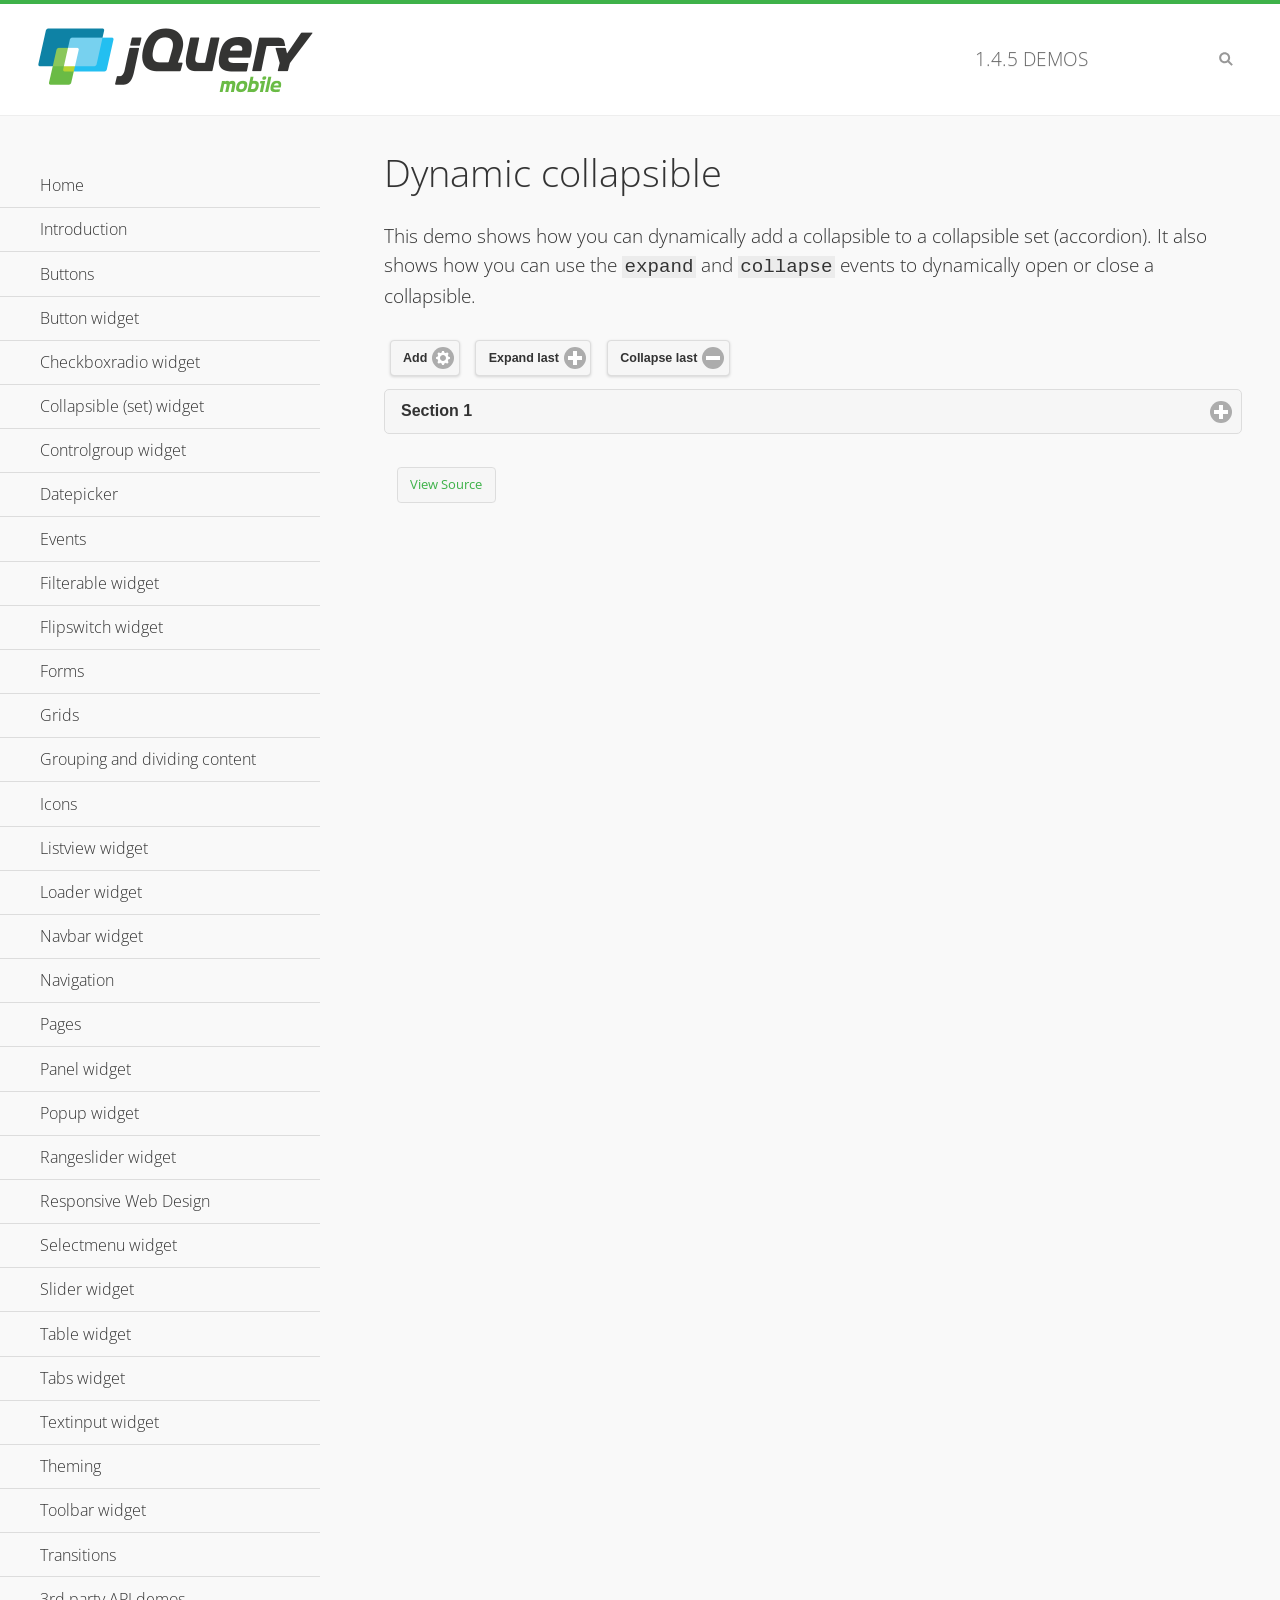
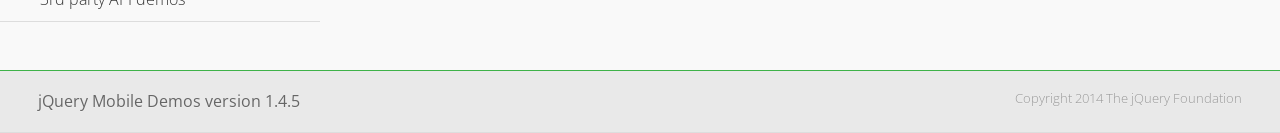
<file: css/demos/collapsible-dynamic/index.html>
<!DOCTYPE html>
<html>
<head>
	<meta charset="utf-8">
	<meta name="viewport" content="width=device-width, initial-scale=1">
	<title>Dynamic collapsible - jQuery Mobile Demos</title>
	<link rel="shortcut icon" href="../favicon.ico">
    <link rel="stylesheet" href="http://fonts.googleapis.com/css?family=Open+Sans:300,400,700">
	<link rel="stylesheet" href="../css/themes/default/jquery.mobile-1.4.5.min.css">
	<link rel="stylesheet" href="../_assets/css/jqm-demos.css">
	<script src="../js/jquery.js"></script>
	<script src="../_assets/js/index.js"></script>
	<script src="../js/jquery.mobile-1.4.5.min.js"></script>
	<script>
		$( document ).on( "pagecreate", function() {
			var nextId = 1;

			$("#add").click(function() {
				nextId++;
				var content = "<div data-role='collapsible' id='set" + nextId + "'><h3>Section " + nextId + "</h3><p>I am the collapsible content in a set so this feels like an accordion. I am hidden by default because I have the 'collapsed' state; you need to expand the header to see me.</p></div>";

				$( "#set" ).append( content ).collapsibleset( "refresh" );
			});

			$( "#expand" ).click(function() {
				$("#set").children(":last").collapsible( "expand" );
			});

			$( "#collapse" ).click(function() {
				$( "#set" ).children( ":last" ).collapsible( "collapse" );
			});
		});
	</script>
</head>
<body>
<div data-role="page" class="jqm-demos">

	<div data-role="header" class="jqm-header">
		<h2><a href="../" title="jQuery Mobile Demos home"><img src="../_assets/img/jquery-logo.png" alt="jQuery Mobile"></a></h2>
		<p><span class="jqm-version"></span> Demos</p>
		<a href="#" class="jqm-navmenu-link ui-btn ui-btn-icon-notext ui-corner-all ui-icon-bars ui-nodisc-icon ui-alt-icon ui-btn-left">Menu</a>
		<a href="#" class="jqm-search-link ui-btn ui-btn-icon-notext ui-corner-all ui-icon-search ui-nodisc-icon ui-alt-icon ui-btn-right">Search</a>
	</div><!-- /header -->

	<div role="main" class="ui-content jqm-content">

        <h1>Dynamic collapsible</h1>

        <p>This demo shows how you can dynamically add a collapsible to a collapsible set (accordion). It also shows how you can use the <code>expand</code> and <code>collapse</code> events to dynamically open or close a collapsible.</p>

        <div data-demo-html="true" data-demo-js="true">
            <button type="button" data-icon="gear" data-iconpos="right" data-mini="true" data-inline="true" id="add">Add</button>
            <button type="button" data-icon="plus" data-iconpos="right" data-mini="true" data-inline="true" id="expand">Expand last</button>
            <button type="button" data-icon="minus" data-iconpos="right" data-mini="true" data-inline="true" id="collapse">Collapse last</button>

            <div data-role="collapsibleset" data-content-theme="a" data-iconpos="right" id="set">
                <div data-role="collapsible" id="set1" data-collapsed="true">
                    <h3>Section 1</h3>
                    <p>I'm the collapsible content.</p>
                </div>
            </div>

        </div><!--/demo-html -->

	</div><!-- /content -->
	    <div data-role="panel" class="jqm-navmenu-panel" data-position="left" data-display="overlay" data-theme="a">
	    	<ul class="jqm-list ui-alt-icon ui-nodisc-icon">
<li data-filtertext="demos homepage" data-icon="home"><a href=".././">Home</a></li>
<li data-filtertext="introduction overview getting started"><a href="../intro/" data-ajax="false">Introduction</a></li>
<li data-filtertext="buttons button markup buttonmarkup method anchor link button element"><a href="../button-markup/" data-ajax="false">Buttons</a></li>
<li data-filtertext="form button widget input button submit reset"><a href="../button/" data-ajax="false">Button widget</a></li>
<li data-role="collapsible" data-enhanced="true" data-collapsed-icon="carat-d" data-expanded-icon="carat-u" data-iconpos="right" data-inset="false" class="ui-collapsible ui-collapsible-themed-content ui-collapsible-collapsed">
	<h3 class="ui-collapsible-heading ui-collapsible-heading-collapsed">
		<a href="#" class="ui-collapsible-heading-toggle ui-btn ui-btn-icon-right ui-btn-inherit ui-icon-carat-d">
		    Checkboxradio widget<span class="ui-collapsible-heading-status"> click to expand contents</span>
		</a>
	</h3>
	<div class="ui-collapsible-content ui-body-inherit ui-collapsible-content-collapsed" aria-hidden="true">
		<ul>
			<li data-filtertext="form checkboxradio widget checkbox input checkboxes controlgroups"><a href="../checkboxradio-checkbox/" data-ajax="false">Checkboxes</a></li>
			<li data-filtertext="form checkboxradio widget radio input radio buttons controlgroups"><a href="../checkboxradio-radio/" data-ajax="false">Radio buttons</a></li>
		</ul>
	</div>
</li>
<li data-role="collapsible" data-enhanced="true" data-collapsed-icon="carat-d" data-expanded-icon="carat-u" data-iconpos="right" data-inset="false" class="ui-collapsible ui-collapsible-themed-content ui-collapsible-collapsed">
	<h3 class="ui-collapsible-heading ui-collapsible-heading-collapsed">
		<a href="#" class="ui-collapsible-heading-toggle ui-btn ui-btn-icon-right ui-btn-inherit ui-icon-carat-d">
			Collapsible (set) widget<span class="ui-collapsible-heading-status"> click to expand contents</span>
		</a>
	</h3>
	<div class="ui-collapsible-content ui-body-inherit ui-collapsible-content-collapsed" aria-hidden="true">
		<ul>
			<li data-filtertext="collapsibles content formatting"><a href="../collapsible/" data-ajax="false">Collapsible</a></li>
			<li data-filtertext="dynamic collapsible set accordion append expand"><a href="../collapsible-dynamic/" data-ajax="false">Dynamic collapsibles</a></li>
			<li data-filtertext="accordions collapsible set widget content formatting grouped collapsibles"><a href="../collapsibleset/" data-ajax="false">Collapsible set</a></li>
		</ul>
	</div>
</li>
<li data-role="collapsible" data-enhanced="true" data-collapsed-icon="carat-d" data-expanded-icon="carat-u" data-iconpos="right" data-inset="false" class="ui-collapsible ui-collapsible-themed-content ui-collapsible-collapsed">
	<h3 class="ui-collapsible-heading ui-collapsible-heading-collapsed">
		<a href="#" class="ui-collapsible-heading-toggle ui-btn ui-btn-icon-right ui-btn-inherit ui-icon-carat-d">
			Controlgroup widget<span class="ui-collapsible-heading-status"> click to expand contents</span>
		</a>
	</h3>
	<div class="ui-collapsible-content ui-body-inherit ui-collapsible-content-collapsed" aria-hidden="true">
		<ul>
			<li data-filtertext="controlgroups selectmenu checkboxradio input grouped buttons horizontal vertical"><a href="../controlgroup/" data-ajax="false">Controlgroup</a></li>
			<li data-filtertext="dynamic controlgroup dynamically add buttons"><a href="../controlgroup-dynamic/" data-ajax="false">Dynamic controlgroups</a></li>
		</ul>
	</div>
</li>
<li data-filtertext="form datepicker widget date input"><a href="../datepicker/" data-ajax="false">Datepicker</a></li>
<li data-role="collapsible" data-enhanced="true" data-collapsed-icon="carat-d" data-expanded-icon="carat-u" data-iconpos="right" data-inset="false" class="ui-collapsible ui-collapsible-themed-content ui-collapsible-collapsed">
	<h3 class="ui-collapsible-heading ui-collapsible-heading-collapsed">
		<a href="#" class="ui-collapsible-heading-toggle ui-btn ui-btn-icon-right ui-btn-inherit ui-icon-carat-d">
			Events<span class="ui-collapsible-heading-status"> click to expand contents</span>
		</a>
	</h3>
	<div class="ui-collapsible-content ui-body-inherit ui-collapsible-content-collapsed" aria-hidden="true">
		<ul>
			<li data-filtertext="swipe to delete list items listviews swipe events"><a href="../swipe-list/" data-ajax="false">Swipe list items</a></li>
			<li data-filtertext="swipe to navigate swipe page navigation swipe events"><a href="../swipe-page/" data-ajax="false">Swipe page navigation</a></li>
		</ul>
	</div>
</li>
<li data-filtertext="filterable filter elements sorting searching listview table"><a href="../filterable/" data-ajax="false">Filterable widget</a></li>
<li data-filtertext="form flipswitch widget flip toggle switch binary select checkbox input"><a href="../flipswitch/" data-ajax="false">Flipswitch widget</a></li>
<li data-role="collapsible" data-enhanced="true" data-collapsed-icon="carat-d" data-expanded-icon="carat-u" data-iconpos="right" data-inset="false" class="ui-collapsible ui-collapsible-themed-content ui-collapsible-collapsed">
	<h3 class="ui-collapsible-heading ui-collapsible-heading-collapsed">
		<a href="#" class="ui-collapsible-heading-toggle ui-btn ui-btn-icon-right ui-btn-inherit ui-icon-carat-d">
			Forms<span class="ui-collapsible-heading-status"> click to expand contents</span>
		</a>
	</h3>
	<div class="ui-collapsible-content ui-body-inherit ui-collapsible-content-collapsed" aria-hidden="true">
		<ul>
			<li data-filtertext="forms text checkbox radio range button submit reset inputs selects textarea slider flipswitch label form elements"><a href="../forms/" data-ajax="false">Forms</a></li>
			<li data-filtertext="form hide labels hidden accessible ui-hidden-accessible forms"><a href="../forms-label-hidden-accessible/" data-ajax="false">Hide labels</a></li>
			<li data-filtertext="form field containers fieldcontain ui-field-contain forms"><a href="../forms-field-contain/" data-ajax="false">Field containers</a></li>
			<li data-filtertext="forms disabled form elements"><a href="../forms-disabled/" data-ajax="false">Forms disabled</a></li>
			<li data-filtertext="forms gallery examples overview forms text checkbox radio range button submit reset inputs selects textarea slider flipswitch label form elements"><a href="../forms-gallery/" data-ajax="false">Forms gallery</a></li>
		</ul>
	</div>
</li>
<li data-role="collapsible" data-enhanced="true" data-collapsed-icon="carat-d" data-expanded-icon="carat-u" data-iconpos="right" data-inset="false" class="ui-collapsible ui-collapsible-themed-content ui-collapsible-collapsed">
	<h3 class="ui-collapsible-heading ui-collapsible-heading-collapsed">
		<a href="#" class="ui-collapsible-heading-toggle ui-btn ui-btn-icon-right ui-btn-inherit ui-icon-carat-d">
			Grids<span class="ui-collapsible-heading-status"> click to expand contents</span>
		</a>
	</h3>
	<div class="ui-collapsible-content ui-body-inherit ui-collapsible-content-collapsed" aria-hidden="true">
		<ul>
			<li data-filtertext="grids columns blocks content formatting rwd responsive css framework"><a href="../grids/" data-ajax="false">Grids</a></li>
			<li data-filtertext="buttons in grids css framework"><a href="../grids-buttons/" data-ajax="false">Buttons in grids</a></li>
			<li data-filtertext="custom responsive grids rwd css framework"><a href="../grids-custom-responsive/" data-ajax="false">Custom responsive grids</a></li>
		</ul>
	</div>
</li>
<li data-filtertext="blocks content formatting sections heading"><a href="../body-bar-classes/" data-ajax="false">Grouping and dividing content</a></li>
<li data-role="collapsible" data-enhanced="true" data-collapsed-icon="carat-d" data-expanded-icon="carat-u" data-iconpos="right" data-inset="false" class="ui-collapsible ui-collapsible-themed-content ui-collapsible-collapsed">
	<h3 class="ui-collapsible-heading ui-collapsible-heading-collapsed">
		<a href="#" class="ui-collapsible-heading-toggle ui-btn ui-btn-icon-right ui-btn-inherit ui-icon-carat-d">
			Icons<span class="ui-collapsible-heading-status"> click to expand contents</span>
		</a>
	</h3>
	<div class="ui-collapsible-content ui-body-inherit ui-collapsible-content-collapsed" aria-hidden="true">
		<ul>
			<li data-filtertext="button icons svg disc alt custom icon position"><a href="../icons/" data-ajax="false">Icons</a></li>
			<li data-filtertext=""><a href="../icons-grunticon/" data-ajax="false">Grunticon loader</a></li>
		</ul>
	</div>
</li>
<li data-role="collapsible" data-enhanced="true" data-collapsed-icon="carat-d" data-expanded-icon="carat-u" data-iconpos="right" data-inset="false" class="ui-collapsible ui-collapsible-themed-content ui-collapsible-collapsed">
	<h3 class="ui-collapsible-heading ui-collapsible-heading-collapsed">
		<a href="#" class="ui-collapsible-heading-toggle ui-btn ui-btn-icon-right ui-btn-inherit ui-icon-carat-d">
			Listview widget<span class="ui-collapsible-heading-status"> click to expand contents</span>
		</a>
	</h3>
	<div class="ui-collapsible-content ui-body-inherit ui-collapsible-content-collapsed" aria-hidden="true">
		<ul>
			<li data-filtertext="listview widget thumbnails icons nested split button collapsible ul ol"><a href="../listview/" data-ajax="false">Listview</a></li>
			<li data-filtertext="autocomplete filterable reveal listview filtertextbeforefilter placeholder"><a href="../listview-autocomplete/" data-ajax="false">Listview autocomplete</a></li>
			<li data-filtertext="autocomplete filterable reveal listview remote data filtertextbeforefilter placeholder"><a href="../listview-autocomplete-remote/" data-ajax="false">Listview autocomplete remote data</a></li>
			<li data-filtertext="autodividers anchor jump scroll linkbars listview lists ul ol"><a href="../listview-autodividers-linkbar/" data-ajax="false">Listview autodividers linkbar</a></li>
			<li data-filtertext="listview autodividers selector autodividersselector lists ul ol"><a href="../listview-autodividers-selector/" data-ajax="false">Listview autodividers selector</a></li>
			<li data-filtertext="listview nested list items"><a href="../listview-nested-lists/" data-ajax="false">Nested Listviews</a></li>
			<li data-filtertext="listview collapsible list items flat"><a href="../listview-collapsible-item-flat/" data-ajax="false">Listview collapsible list items (flat)</a></li>
			<li data-filtertext="listview collapsible list indented"><a href="../listview-collapsible-item-indented/" data-ajax="false">Listview collapsible list items (indented)</a></li>
			<li data-filtertext="grid listview responsive grids responsive listviews lists ul"><a href="../listview-grid/" data-ajax="false">Listview responsive grid</a></li>
		</ul>
	</div>
</li>
<li data-filtertext="loader widget page loading navigation overlay spinner"><a href="../loader/" data-ajax="false">Loader widget</a></li>
<li data-filtertext="navbar widget navmenu toolbars header footer"><a href="../navbar/" data-ajax="false">Navbar widget</a></li>
<li data-role="collapsible" data-enhanced="true" data-collapsed-icon="carat-d" data-expanded-icon="carat-u" data-iconpos="right" data-inset="false" class="ui-collapsible ui-collapsible-themed-content ui-collapsible-collapsed">
	<h3 class="ui-collapsible-heading ui-collapsible-heading-collapsed">
		<a href="#" class="ui-collapsible-heading-toggle ui-btn ui-btn-icon-right ui-btn-inherit ui-icon-carat-d">
			Navigation<span class="ui-collapsible-heading-status"> click to expand contents</span>
		</a>
	</h3>
	<div class="ui-collapsible-content ui-body-inherit ui-collapsible-content-collapsed" aria-hidden="true">
		<ul>
			<li data-filtertext="ajax navigation navigate widget history event method"><a href="../navigation/" data-ajax="false">Navigation</a></li>
			<li data-filtertext="linking pages page links navigation ajax prefetch cache"><a href="../navigation-linking-pages/" data-ajax="false">Linking pages</a></li>
			<!-- <li data-filtertext="php redirect server redirection server-side navigation"><a href="../navigation-php-redirect/" data-ajax="false">PHP redirect demo</a></li>-->
			<li data-filtertext="navigation redirection hash query"><a href="../navigation-hash-processing/" data-ajax="false">Hash processing demo</a></li>
			<li data-filtertext="navigation redirection hash query"><a href="../page-events/" data-ajax="false">Page Navigation Events</a></li>
		</ul>
	</div>
</li>
<li data-role="collapsible" data-enhanced="true" data-collapsed-icon="carat-d" data-expanded-icon="carat-u" data-iconpos="right" data-inset="false" class="ui-collapsible ui-collapsible-themed-content ui-collapsible-collapsed">
	<h3 class="ui-collapsible-heading ui-collapsible-heading-collapsed">
		<a href="#" class="ui-collapsible-heading-toggle ui-btn ui-btn-icon-right ui-btn-inherit ui-icon-carat-d">
			Pages<span class="ui-collapsible-heading-status"> click to expand contents</span>
		</a>
	</h3>
	<div class="ui-collapsible-content ui-body-inherit ui-collapsible-content-collapsed" aria-hidden="true">
		<ul>
			<li data-filtertext="pages page widget ajax navigation"><a href="../pages/" data-ajax="false">Pages</a></li>
			<li data-filtertext="single page"><a href="../pages-single-page/" data-ajax="false">Single page</a></li>
			<li data-filtertext="multipage multi-page page"><a href="../pages-multi-page/" data-ajax="false">Multi-page template</a></li>
			<li data-filtertext="dialog page widget modal popup"><a href="../pages-dialog/" data-ajax="false">Dialog page</a></li>
		</ul>
	</div>
</li>
<li data-role="collapsible" data-enhanced="true" data-collapsed-icon="carat-d" data-expanded-icon="carat-u" data-iconpos="right" data-inset="false" class="ui-collapsible ui-collapsible-themed-content ui-collapsible-collapsed">
	<h3 class="ui-collapsible-heading ui-collapsible-heading-collapsed">
		<a href="#" class="ui-collapsible-heading-toggle ui-btn ui-btn-icon-right ui-btn-inherit ui-icon-carat-d">
			Panel widget<span class="ui-collapsible-heading-status"> click to expand contents</span>
		</a>
	</h3>
	<div class="ui-collapsible-content ui-body-inherit ui-collapsible-content-collapsed" aria-hidden="true">
		<ul>
			<li data-filtertext="panel widget sliding panels reveal push overlay responsive"><a href="../panel/" data-ajax="false">Panel</a></li>
			<li data-filtertext=""><a href="../panel-external/" data-ajax="false">External panels</a></li>
			<li data-filtertext="panel "><a href="../panel-fixed/" data-ajax="false">Fixed panels</a></li>
			<li data-filtertext="panel slide panels sliding panels shadow rwd responsive breakpoint"><a href="../panel-responsive/" data-ajax="false">Panels responsive</a></li>
			<li data-filtertext="panel custom style custom panel width reveal shadow listview panel styling page background wrapper"><a href="../panel-styling/" data-ajax="false">Custom panel style</a></li>
			<li data-filtertext="panel open on swipe"><a href="../panel-swipe-open/" data-ajax="false">Panel open on swipe</a></li>
			<li data-filtertext="panels outside page internal external toolbars"><a href="../panel-external-internal/" data-ajax="false">Panel external and internal</a></li>
		</ul>
	</div>
</li>
<li data-role="collapsible" data-enhanced="true" data-collapsed-icon="carat-d" data-expanded-icon="carat-u" data-iconpos="right" data-inset="false" class="ui-collapsible ui-collapsible-themed-content ui-collapsible-collapsed">
	<h3 class="ui-collapsible-heading ui-collapsible-heading-collapsed">
		<a href="#" class="ui-collapsible-heading-toggle ui-btn ui-btn-icon-right ui-btn-inherit ui-icon-carat-d">
			Popup widget<span class="ui-collapsible-heading-status"> click to expand contents</span>
		</a>
	</h3>
	<div class="ui-collapsible-content ui-body-inherit ui-collapsible-content-collapsed" aria-hidden="true">
		<ul>
			<li data-filtertext="popup widget popups dialog modal transition tooltip lightbox form overlay screen flip pop fade transition"><a href="../popup/" data-ajax="false">Popup</a></li>
			<li data-filtertext="popup alignment position"><a href="../popup-alignment/" data-ajax="false">Popup alignment</a></li>
			<li data-filtertext="popup arrow size popups popover"><a href="../popup-arrow-size/" data-ajax="false">Popup arrow size</a></li>
			<li data-filtertext="dynamic popups popup images lightbox"><a href="../popup-dynamic/" data-ajax="false">Dynamic popups</a></li>
			<li data-filtertext="popups with iframes scaling"><a href="../popup-iframe/" data-ajax="false">Popups with iframes</a></li>
			<li data-filtertext="popup image scaling"><a href="../popup-image-scaling/" data-ajax="false">Popup image scaling</a></li>
			<li data-filtertext="external popup outside multi-page"><a href="../popup-outside-multipage/" data-ajax="false">Popup outside multi-page</a></li>
		</ul>
	</div>
</li>
<li data-filtertext="form rangeslider widget dual sliders dual handle sliders range input"><a href="../rangeslider/" data-ajax="false">Rangeslider widget</a></li>
<li data-filtertext="responsive web design rwd adaptive progressive enhancement PE accessible mobile breakpoints media query media queries"><a href="../rwd/" data-ajax="false">Responsive Web Design</a></li>
<li data-role="collapsible" data-enhanced="true" data-collapsed-icon="carat-d" data-expanded-icon="carat-u" data-iconpos="right" data-inset="false" class="ui-collapsible ui-collapsible-themed-content ui-collapsible-collapsed">
	<h3 class="ui-collapsible-heading ui-collapsible-heading-collapsed">
		<a href="#" class="ui-collapsible-heading-toggle ui-btn ui-btn-icon-right ui-btn-inherit ui-icon-carat-d">
			Selectmenu widget<span class="ui-collapsible-heading-status"> click to expand contents</span>
		</a>
	</h3>
	<div class="ui-collapsible-content ui-body-inherit ui-collapsible-content-collapsed" aria-hidden="true">
		<ul>
			<li data-filtertext="form selectmenu widget select input custom select menu selects"><a href="../selectmenu/" data-ajax="false">Selectmenu</a></li>
			<li data-filtertext="form custom select menu selectmenu widget custom menu option optgroup multiple selects"><a href="../selectmenu-custom/" data-ajax="false">Custom select menu</a></li>
			<li data-filtertext="filterable select filter popup dialog"><a href="../selectmenu-custom-filter/" data-ajax="false">Custom select menu with filter</a></li>
		</ul>
	</div>
</li>
<li data-role="collapsible" data-enhanced="true" data-collapsed-icon="carat-d" data-expanded-icon="carat-u" data-iconpos="right" data-inset="false" class="ui-collapsible ui-collapsible-themed-content ui-collapsible-collapsed">
	<h3 class="ui-collapsible-heading ui-collapsible-heading-collapsed">
		<a href="#" class="ui-collapsible-heading-toggle ui-btn ui-btn-icon-right ui-btn-inherit ui-icon-carat-d">
			Slider widget<span class="ui-collapsible-heading-status"> click to expand contents</span>
		</a>
	</h3>
	<div class="ui-collapsible-content ui-body-inherit ui-collapsible-content-collapsed" aria-hidden="true">
		<ul>
			<li data-filtertext="form slider widget range input single sliders"><a href="../slider/" data-ajax="false">Slider</a></li>
			<li data-filtertext="form slider widget flipswitch slider binary select flip toggle switch"><a href="../slider-flipswitch/" data-ajax="false">Slider flip toggle switch</a></li>
			<li data-filtertext="form slider tooltip handle value input range sliders"><a href="../slider-tooltip/" data-ajax="false">Slider tooltip</a></li>
		</ul>
	</div>
</li>
<li data-role="collapsible" data-enhanced="true" data-collapsed-icon="carat-d" data-expanded-icon="carat-u" data-iconpos="right" data-inset="false" class="ui-collapsible ui-collapsible-themed-content ui-collapsible-collapsed">
	<h3 class="ui-collapsible-heading ui-collapsible-heading-collapsed">
		<a href="#" class="ui-collapsible-heading-toggle ui-btn ui-btn-icon-right ui-btn-inherit ui-icon-carat-d">
			Table widget<span class="ui-collapsible-heading-status"> click to expand contents</span>
		</a>
	</h3>
	<div class="ui-collapsible-content ui-body-inherit ui-collapsible-content-collapsed" aria-hidden="true">
		<ul>
			<li data-filtertext="table widget reflow column toggle th td responsive tables rwd hide show tabular"><a href="../table-column-toggle/" data-ajax="false">Table Column Toggle</a></li>
			<li data-filtertext="table column toggle phone comparison demo"><a href="../table-column-toggle-example/" data-ajax="false">Table Column Toggle demo</a></li>
			<li data-filtertext="responsive tables table column toggle heading groups rwd breakpoint"><a href="../table-column-toggle-heading-groups/" data-ajax="false">Table Column Toggle heading groups</a></li>
			<li data-filtertext="responsive tables table column toggle hide rwd breakpoint customization options"><a href="../table-column-toggle-options/" data-ajax="false">Table Column Toggle options</a></li>
			<li data-filtertext="table reflow th td responsive rwd columns tabular"><a href="../table-reflow/" data-ajax="false">Table Reflow</a></li>
			<li data-filtertext="responsive tables table reflow heading groups rwd breakpoint"><a href="../table-reflow-heading-groups/" data-ajax="false">Table Reflow heading groups</a></li>
			<li data-filtertext="responsive tables table reflow stripes strokes table style"><a href="../table-reflow-stripes-strokes/" data-ajax="false">Table Reflow stripes and strokes</a></li>
			<li data-filtertext="responsive tables table reflow stack custom styles"><a href="../table-reflow-styling/" data-ajax="false">Table Reflow custom styles</a></li>
		</ul>
	</div>
</li>
<li data-filtertext="ui tabs widget"><a href="../tabs/" data-ajax="false">Tabs widget</a></li>
<li data-filtertext="form textinput widget text input textarea number date time tel email file color password"><a href="../textinput/" data-ajax="false">Textinput widget</a></li>
<li data-role="collapsible" data-enhanced="true" data-collapsed-icon="carat-d" data-expanded-icon="carat-u" data-iconpos="right" data-inset="false" class="ui-collapsible ui-collapsible-themed-content ui-collapsible-collapsed">
	<h3 class="ui-collapsible-heading ui-collapsible-heading-collapsed">
		<a href="#" class="ui-collapsible-heading-toggle ui-btn ui-btn-icon-right ui-btn-inherit ui-icon-carat-d">
			Theming<span class="ui-collapsible-heading-status"> click to expand contents</span>
		</a>
	</h3>
	<div class="ui-collapsible-content ui-body-inherit ui-collapsible-content-collapsed" aria-hidden="true">
		<ul>
			<li data-filtertext="default theme swatches theming style css"><a href="../theme-default/" data-ajax="false">Default theme</a></li>
			<li data-filtertext="classic theme old theme swatches theming style css"><a href="../theme-classic/" data-ajax="false">Classic theme</a></li>
		</ul>
	</div>
</li>
<li data-role="collapsible" data-enhanced="true" data-collapsed-icon="carat-d" data-expanded-icon="carat-u" data-iconpos="right" data-inset="false" class="ui-collapsible ui-collapsible-themed-content ui-collapsible-collapsed">
	<h3 class="ui-collapsible-heading ui-collapsible-heading-collapsed">
		<a href="#" class="ui-collapsible-heading-toggle ui-btn ui-btn-icon-right ui-btn-inherit ui-icon-carat-d">
			Toolbar widget<span class="ui-collapsible-heading-status"> click to expand contents</span>
		</a>
	</h3>
	<div class="ui-collapsible-content ui-body-inherit ui-collapsible-content-collapsed" aria-hidden="true">
		<ul>
			<li data-filtertext="toolbar widget header footer toolbars fixed fullscreen external sections"><a href="../toolbar/" data-ajax="false">Toolbar</a></li>
			<li data-filtertext="dynamic toolbars dynamically add toolbar header footer"><a href="../toolbar-dynamic/" data-ajax="false">Dynamic toolbars</a></li>
			<li data-filtertext="external toolbars header footer"><a href="../toolbar-external/" data-ajax="false">External toolbars</a></li>
			<li data-filtertext="fixed toolbars header footer"><a href="../toolbar-fixed/" data-ajax="false">Fixed toolbars</a></li>
			<li data-filtertext="fixed fullscreen toolbars header footer"><a href="../toolbar-fixed-fullscreen/" data-ajax="false">Fullscreen toolbars</a></li>
			<li data-filtertext="external fixed toolbars header footer"><a href="../toolbar-fixed-external/" data-ajax="false">Fixed external toolbars</a></li>
			<li data-filtertext="external persistent toolbars header footer navbar navmenu"><a href="../toolbar-fixed-persistent/" data-ajax="false">Persistent toolbars</a></li>
			<li data-filtertext="external ajax optimized toolbars persistent toolbars header footer navbar"><a href="../toolbar-fixed-persistent-optimized/" data-ajax="false">Ajax optimized toolbars</a></li>
			<li data-filtertext="form in toolbars header footer"><a href="../toolbar-fixed-forms/" data-ajax="false">Form in toolbar</a></li>
		</ul>
	</div>
</li>
<li data-filtertext="page transitions animated pages popup navigation flip slide fade pop"><a href="../transitions/" data-ajax="false">Transitions</a></li>
<li data-role="collapsible" data-enhanced="true" data-collapsed-icon="carat-d" data-expanded-icon="carat-u" data-iconpos="right" data-inset="false" class="ui-collapsible ui-collapsible-themed-content ui-collapsible-collapsed">
	<h3 class="ui-collapsible-heading ui-collapsible-heading-collapsed">
		<a href="#" class="ui-collapsible-heading-toggle ui-btn ui-btn-icon-right ui-btn-inherit ui-icon-carat-d">
			3rd party API demos<span class="ui-collapsible-heading-status"> click to expand contents</span>
		</a>
	</h3>
	<div class="ui-collapsible-content ui-body-inherit ui-collapsible-content-collapsed" aria-hidden="true">
		<ul>
			<li data-filtertext="backbone requirejs navigation router"><a href="../backbone-requirejs/" data-ajax="false">Backbone RequireJS</a></li>
			<li data-filtertext="google maps geolocation demo"><a href="../map-geolocation/" data-ajax="false">Google Maps geolocation</a></li>
			<li data-filtertext="google maps hybrid"><a href="../map-list-toggle/" data-ajax="false">Google Maps list toggle</a></li>
		</ul>
	</div>
</li>



		     </ul>
		</div><!-- /panel -->


	<div data-role="footer" data-position="fixed" data-tap-toggle="false" class="jqm-footer">
		<p>jQuery Mobile Demos version <span class="jqm-version"></span></p>
		<p>Copyright 2014 The jQuery Foundation</p>
	</div><!-- /footer -->
	<!-- TODO: This should become an external panel so we can add input to markup (unique ID) -->
    <div data-role="panel" class="jqm-search-panel" data-position="right" data-display="overlay" data-theme="a">
		<div class="jqm-search">
			<ul class="jqm-list" data-filter-placeholder="Search demos..." data-filter-reveal="true">
<li data-filtertext="demos homepage" data-icon="home"><a href=".././">Home</a></li>
<li data-filtertext="introduction overview getting started"><a href="../intro/" data-ajax="false">Introduction</a></li>
<li data-filtertext="buttons button markup buttonmarkup method anchor link button element"><a href="../button-markup/" data-ajax="false">Buttons</a></li>
<li data-filtertext="form button widget input button submit reset"><a href="../button/" data-ajax="false">Button widget</a></li>
<li data-role="collapsible" data-enhanced="true" data-collapsed-icon="carat-d" data-expanded-icon="carat-u" data-iconpos="right" data-inset="false" class="ui-collapsible ui-collapsible-themed-content ui-collapsible-collapsed">
	<h3 class="ui-collapsible-heading ui-collapsible-heading-collapsed">
		<a href="#" class="ui-collapsible-heading-toggle ui-btn ui-btn-icon-right ui-btn-inherit ui-icon-carat-d">
		    Checkboxradio widget<span class="ui-collapsible-heading-status"> click to expand contents</span>
		</a>
	</h3>
	<div class="ui-collapsible-content ui-body-inherit ui-collapsible-content-collapsed" aria-hidden="true">
		<ul>
			<li data-filtertext="form checkboxradio widget checkbox input checkboxes controlgroups"><a href="../checkboxradio-checkbox/" data-ajax="false">Checkboxes</a></li>
			<li data-filtertext="form checkboxradio widget radio input radio buttons controlgroups"><a href="../checkboxradio-radio/" data-ajax="false">Radio buttons</a></li>
		</ul>
	</div>
</li>
<li data-role="collapsible" data-enhanced="true" data-collapsed-icon="carat-d" data-expanded-icon="carat-u" data-iconpos="right" data-inset="false" class="ui-collapsible ui-collapsible-themed-content ui-collapsible-collapsed">
	<h3 class="ui-collapsible-heading ui-collapsible-heading-collapsed">
		<a href="#" class="ui-collapsible-heading-toggle ui-btn ui-btn-icon-right ui-btn-inherit ui-icon-carat-d">
			Collapsible (set) widget<span class="ui-collapsible-heading-status"> click to expand contents</span>
		</a>
	</h3>
	<div class="ui-collapsible-content ui-body-inherit ui-collapsible-content-collapsed" aria-hidden="true">
		<ul>
			<li data-filtertext="collapsibles content formatting"><a href="../collapsible/" data-ajax="false">Collapsible</a></li>
			<li data-filtertext="dynamic collapsible set accordion append expand"><a href="../collapsible-dynamic/" data-ajax="false">Dynamic collapsibles</a></li>
			<li data-filtertext="accordions collapsible set widget content formatting grouped collapsibles"><a href="../collapsibleset/" data-ajax="false">Collapsible set</a></li>
		</ul>
	</div>
</li>
<li data-role="collapsible" data-enhanced="true" data-collapsed-icon="carat-d" data-expanded-icon="carat-u" data-iconpos="right" data-inset="false" class="ui-collapsible ui-collapsible-themed-content ui-collapsible-collapsed">
	<h3 class="ui-collapsible-heading ui-collapsible-heading-collapsed">
		<a href="#" class="ui-collapsible-heading-toggle ui-btn ui-btn-icon-right ui-btn-inherit ui-icon-carat-d">
			Controlgroup widget<span class="ui-collapsible-heading-status"> click to expand contents</span>
		</a>
	</h3>
	<div class="ui-collapsible-content ui-body-inherit ui-collapsible-content-collapsed" aria-hidden="true">
		<ul>
			<li data-filtertext="controlgroups selectmenu checkboxradio input grouped buttons horizontal vertical"><a href="../controlgroup/" data-ajax="false">Controlgroup</a></li>
			<li data-filtertext="dynamic controlgroup dynamically add buttons"><a href="../controlgroup-dynamic/" data-ajax="false">Dynamic controlgroups</a></li>
		</ul>
	</div>
</li>
<li data-filtertext="form datepicker widget date input"><a href="../datepicker/" data-ajax="false">Datepicker</a></li>
<li data-role="collapsible" data-enhanced="true" data-collapsed-icon="carat-d" data-expanded-icon="carat-u" data-iconpos="right" data-inset="false" class="ui-collapsible ui-collapsible-themed-content ui-collapsible-collapsed">
	<h3 class="ui-collapsible-heading ui-collapsible-heading-collapsed">
		<a href="#" class="ui-collapsible-heading-toggle ui-btn ui-btn-icon-right ui-btn-inherit ui-icon-carat-d">
			Events<span class="ui-collapsible-heading-status"> click to expand contents</span>
		</a>
	</h3>
	<div class="ui-collapsible-content ui-body-inherit ui-collapsible-content-collapsed" aria-hidden="true">
		<ul>
			<li data-filtertext="swipe to delete list items listviews swipe events"><a href="../swipe-list/" data-ajax="false">Swipe list items</a></li>
			<li data-filtertext="swipe to navigate swipe page navigation swipe events"><a href="../swipe-page/" data-ajax="false">Swipe page navigation</a></li>
		</ul>
	</div>
</li>
<li data-filtertext="filterable filter elements sorting searching listview table"><a href="../filterable/" data-ajax="false">Filterable widget</a></li>
<li data-filtertext="form flipswitch widget flip toggle switch binary select checkbox input"><a href="../flipswitch/" data-ajax="false">Flipswitch widget</a></li>
<li data-role="collapsible" data-enhanced="true" data-collapsed-icon="carat-d" data-expanded-icon="carat-u" data-iconpos="right" data-inset="false" class="ui-collapsible ui-collapsible-themed-content ui-collapsible-collapsed">
	<h3 class="ui-collapsible-heading ui-collapsible-heading-collapsed">
		<a href="#" class="ui-collapsible-heading-toggle ui-btn ui-btn-icon-right ui-btn-inherit ui-icon-carat-d">
			Forms<span class="ui-collapsible-heading-status"> click to expand contents</span>
		</a>
	</h3>
	<div class="ui-collapsible-content ui-body-inherit ui-collapsible-content-collapsed" aria-hidden="true">
		<ul>
			<li data-filtertext="forms text checkbox radio range button submit reset inputs selects textarea slider flipswitch label form elements"><a href="../forms/" data-ajax="false">Forms</a></li>
			<li data-filtertext="form hide labels hidden accessible ui-hidden-accessible forms"><a href="../forms-label-hidden-accessible/" data-ajax="false">Hide labels</a></li>
			<li data-filtertext="form field containers fieldcontain ui-field-contain forms"><a href="../forms-field-contain/" data-ajax="false">Field containers</a></li>
			<li data-filtertext="forms disabled form elements"><a href="../forms-disabled/" data-ajax="false">Forms disabled</a></li>
			<li data-filtertext="forms gallery examples overview forms text checkbox radio range button submit reset inputs selects textarea slider flipswitch label form elements"><a href="../forms-gallery/" data-ajax="false">Forms gallery</a></li>
		</ul>
	</div>
</li>
<li data-role="collapsible" data-enhanced="true" data-collapsed-icon="carat-d" data-expanded-icon="carat-u" data-iconpos="right" data-inset="false" class="ui-collapsible ui-collapsible-themed-content ui-collapsible-collapsed">
	<h3 class="ui-collapsible-heading ui-collapsible-heading-collapsed">
		<a href="#" class="ui-collapsible-heading-toggle ui-btn ui-btn-icon-right ui-btn-inherit ui-icon-carat-d">
			Grids<span class="ui-collapsible-heading-status"> click to expand contents</span>
		</a>
	</h3>
	<div class="ui-collapsible-content ui-body-inherit ui-collapsible-content-collapsed" aria-hidden="true">
		<ul>
			<li data-filtertext="grids columns blocks content formatting rwd responsive css framework"><a href="../grids/" data-ajax="false">Grids</a></li>
			<li data-filtertext="buttons in grids css framework"><a href="../grids-buttons/" data-ajax="false">Buttons in grids</a></li>
			<li data-filtertext="custom responsive grids rwd css framework"><a href="../grids-custom-responsive/" data-ajax="false">Custom responsive grids</a></li>
		</ul>
	</div>
</li>
<li data-filtertext="blocks content formatting sections heading"><a href="../body-bar-classes/" data-ajax="false">Grouping and dividing content</a></li>
<li data-role="collapsible" data-enhanced="true" data-collapsed-icon="carat-d" data-expanded-icon="carat-u" data-iconpos="right" data-inset="false" class="ui-collapsible ui-collapsible-themed-content ui-collapsible-collapsed">
	<h3 class="ui-collapsible-heading ui-collapsible-heading-collapsed">
		<a href="#" class="ui-collapsible-heading-toggle ui-btn ui-btn-icon-right ui-btn-inherit ui-icon-carat-d">
			Icons<span class="ui-collapsible-heading-status"> click to expand contents</span>
		</a>
	</h3>
	<div class="ui-collapsible-content ui-body-inherit ui-collapsible-content-collapsed" aria-hidden="true">
		<ul>
			<li data-filtertext="button icons svg disc alt custom icon position"><a href="../icons/" data-ajax="false">Icons</a></li>
			<li data-filtertext=""><a href="../icons-grunticon/" data-ajax="false">Grunticon loader</a></li>
		</ul>
	</div>
</li>
<li data-role="collapsible" data-enhanced="true" data-collapsed-icon="carat-d" data-expanded-icon="carat-u" data-iconpos="right" data-inset="false" class="ui-collapsible ui-collapsible-themed-content ui-collapsible-collapsed">
	<h3 class="ui-collapsible-heading ui-collapsible-heading-collapsed">
		<a href="#" class="ui-collapsible-heading-toggle ui-btn ui-btn-icon-right ui-btn-inherit ui-icon-carat-d">
			Listview widget<span class="ui-collapsible-heading-status"> click to expand contents</span>
		</a>
	</h3>
	<div class="ui-collapsible-content ui-body-inherit ui-collapsible-content-collapsed" aria-hidden="true">
		<ul>
			<li data-filtertext="listview widget thumbnails icons nested split button collapsible ul ol"><a href="../listview/" data-ajax="false">Listview</a></li>
			<li data-filtertext="autocomplete filterable reveal listview filtertextbeforefilter placeholder"><a href="../listview-autocomplete/" data-ajax="false">Listview autocomplete</a></li>
			<li data-filtertext="autocomplete filterable reveal listview remote data filtertextbeforefilter placeholder"><a href="../listview-autocomplete-remote/" data-ajax="false">Listview autocomplete remote data</a></li>
			<li data-filtertext="autodividers anchor jump scroll linkbars listview lists ul ol"><a href="../listview-autodividers-linkbar/" data-ajax="false">Listview autodividers linkbar</a></li>
			<li data-filtertext="listview autodividers selector autodividersselector lists ul ol"><a href="../listview-autodividers-selector/" data-ajax="false">Listview autodividers selector</a></li>
			<li data-filtertext="listview nested list items"><a href="../listview-nested-lists/" data-ajax="false">Nested Listviews</a></li>
			<li data-filtertext="listview collapsible list items flat"><a href="../listview-collapsible-item-flat/" data-ajax="false">Listview collapsible list items (flat)</a></li>
			<li data-filtertext="listview collapsible list indented"><a href="../listview-collapsible-item-indented/" data-ajax="false">Listview collapsible list items (indented)</a></li>
			<li data-filtertext="grid listview responsive grids responsive listviews lists ul"><a href="../listview-grid/" data-ajax="false">Listview responsive grid</a></li>
		</ul>
	</div>
</li>
<li data-filtertext="loader widget page loading navigation overlay spinner"><a href="../loader/" data-ajax="false">Loader widget</a></li>
<li data-filtertext="navbar widget navmenu toolbars header footer"><a href="../navbar/" data-ajax="false">Navbar widget</a></li>
<li data-role="collapsible" data-enhanced="true" data-collapsed-icon="carat-d" data-expanded-icon="carat-u" data-iconpos="right" data-inset="false" class="ui-collapsible ui-collapsible-themed-content ui-collapsible-collapsed">
	<h3 class="ui-collapsible-heading ui-collapsible-heading-collapsed">
		<a href="#" class="ui-collapsible-heading-toggle ui-btn ui-btn-icon-right ui-btn-inherit ui-icon-carat-d">
			Navigation<span class="ui-collapsible-heading-status"> click to expand contents</span>
		</a>
	</h3>
	<div class="ui-collapsible-content ui-body-inherit ui-collapsible-content-collapsed" aria-hidden="true">
		<ul>
			<li data-filtertext="ajax navigation navigate widget history event method"><a href="../navigation/" data-ajax="false">Navigation</a></li>
			<li data-filtertext="linking pages page links navigation ajax prefetch cache"><a href="../navigation-linking-pages/" data-ajax="false">Linking pages</a></li>
			<!-- <li data-filtertext="php redirect server redirection server-side navigation"><a href="../navigation-php-redirect/" data-ajax="false">PHP redirect demo</a></li>-->
			<li data-filtertext="navigation redirection hash query"><a href="../navigation-hash-processing/" data-ajax="false">Hash processing demo</a></li>
			<li data-filtertext="navigation redirection hash query"><a href="../page-events/" data-ajax="false">Page Navigation Events</a></li>
		</ul>
	</div>
</li>
<li data-role="collapsible" data-enhanced="true" data-collapsed-icon="carat-d" data-expanded-icon="carat-u" data-iconpos="right" data-inset="false" class="ui-collapsible ui-collapsible-themed-content ui-collapsible-collapsed">
	<h3 class="ui-collapsible-heading ui-collapsible-heading-collapsed">
		<a href="#" class="ui-collapsible-heading-toggle ui-btn ui-btn-icon-right ui-btn-inherit ui-icon-carat-d">
			Pages<span class="ui-collapsible-heading-status"> click to expand contents</span>
		</a>
	</h3>
	<div class="ui-collapsible-content ui-body-inherit ui-collapsible-content-collapsed" aria-hidden="true">
		<ul>
			<li data-filtertext="pages page widget ajax navigation"><a href="../pages/" data-ajax="false">Pages</a></li>
			<li data-filtertext="single page"><a href="../pages-single-page/" data-ajax="false">Single page</a></li>
			<li data-filtertext="multipage multi-page page"><a href="../pages-multi-page/" data-ajax="false">Multi-page template</a></li>
			<li data-filtertext="dialog page widget modal popup"><a href="../pages-dialog/" data-ajax="false">Dialog page</a></li>
		</ul>
	</div>
</li>
<li data-role="collapsible" data-enhanced="true" data-collapsed-icon="carat-d" data-expanded-icon="carat-u" data-iconpos="right" data-inset="false" class="ui-collapsible ui-collapsible-themed-content ui-collapsible-collapsed">
	<h3 class="ui-collapsible-heading ui-collapsible-heading-collapsed">
		<a href="#" class="ui-collapsible-heading-toggle ui-btn ui-btn-icon-right ui-btn-inherit ui-icon-carat-d">
			Panel widget<span class="ui-collapsible-heading-status"> click to expand contents</span>
		</a>
	</h3>
	<div class="ui-collapsible-content ui-body-inherit ui-collapsible-content-collapsed" aria-hidden="true">
		<ul>
			<li data-filtertext="panel widget sliding panels reveal push overlay responsive"><a href="../panel/" data-ajax="false">Panel</a></li>
			<li data-filtertext=""><a href="../panel-external/" data-ajax="false">External panels</a></li>
			<li data-filtertext="panel "><a href="../panel-fixed/" data-ajax="false">Fixed panels</a></li>
			<li data-filtertext="panel slide panels sliding panels shadow rwd responsive breakpoint"><a href="../panel-responsive/" data-ajax="false">Panels responsive</a></li>
			<li data-filtertext="panel custom style custom panel width reveal shadow listview panel styling page background wrapper"><a href="../panel-styling/" data-ajax="false">Custom panel style</a></li>
			<li data-filtertext="panel open on swipe"><a href="../panel-swipe-open/" data-ajax="false">Panel open on swipe</a></li>
			<li data-filtertext="panels outside page internal external toolbars"><a href="../panel-external-internal/" data-ajax="false">Panel external and internal</a></li>
		</ul>
	</div>
</li>
<li data-role="collapsible" data-enhanced="true" data-collapsed-icon="carat-d" data-expanded-icon="carat-u" data-iconpos="right" data-inset="false" class="ui-collapsible ui-collapsible-themed-content ui-collapsible-collapsed">
	<h3 class="ui-collapsible-heading ui-collapsible-heading-collapsed">
		<a href="#" class="ui-collapsible-heading-toggle ui-btn ui-btn-icon-right ui-btn-inherit ui-icon-carat-d">
			Popup widget<span class="ui-collapsible-heading-status"> click to expand contents</span>
		</a>
	</h3>
	<div class="ui-collapsible-content ui-body-inherit ui-collapsible-content-collapsed" aria-hidden="true">
		<ul>
			<li data-filtertext="popup widget popups dialog modal transition tooltip lightbox form overlay screen flip pop fade transition"><a href="../popup/" data-ajax="false">Popup</a></li>
			<li data-filtertext="popup alignment position"><a href="../popup-alignment/" data-ajax="false">Popup alignment</a></li>
			<li data-filtertext="popup arrow size popups popover"><a href="../popup-arrow-size/" data-ajax="false">Popup arrow size</a></li>
			<li data-filtertext="dynamic popups popup images lightbox"><a href="../popup-dynamic/" data-ajax="false">Dynamic popups</a></li>
			<li data-filtertext="popups with iframes scaling"><a href="../popup-iframe/" data-ajax="false">Popups with iframes</a></li>
			<li data-filtertext="popup image scaling"><a href="../popup-image-scaling/" data-ajax="false">Popup image scaling</a></li>
			<li data-filtertext="external popup outside multi-page"><a href="../popup-outside-multipage/" data-ajax="false">Popup outside multi-page</a></li>
		</ul>
	</div>
</li>
<li data-filtertext="form rangeslider widget dual sliders dual handle sliders range input"><a href="../rangeslider/" data-ajax="false">Rangeslider widget</a></li>
<li data-filtertext="responsive web design rwd adaptive progressive enhancement PE accessible mobile breakpoints media query media queries"><a href="../rwd/" data-ajax="false">Responsive Web Design</a></li>
<li data-role="collapsible" data-enhanced="true" data-collapsed-icon="carat-d" data-expanded-icon="carat-u" data-iconpos="right" data-inset="false" class="ui-collapsible ui-collapsible-themed-content ui-collapsible-collapsed">
	<h3 class="ui-collapsible-heading ui-collapsible-heading-collapsed">
		<a href="#" class="ui-collapsible-heading-toggle ui-btn ui-btn-icon-right ui-btn-inherit ui-icon-carat-d">
			Selectmenu widget<span class="ui-collapsible-heading-status"> click to expand contents</span>
		</a>
	</h3>
	<div class="ui-collapsible-content ui-body-inherit ui-collapsible-content-collapsed" aria-hidden="true">
		<ul>
			<li data-filtertext="form selectmenu widget select input custom select menu selects"><a href="../selectmenu/" data-ajax="false">Selectmenu</a></li>
			<li data-filtertext="form custom select menu selectmenu widget custom menu option optgroup multiple selects"><a href="../selectmenu-custom/" data-ajax="false">Custom select menu</a></li>
			<li data-filtertext="filterable select filter popup dialog"><a href="../selectmenu-custom-filter/" data-ajax="false">Custom select menu with filter</a></li>
		</ul>
	</div>
</li>
<li data-role="collapsible" data-enhanced="true" data-collapsed-icon="carat-d" data-expanded-icon="carat-u" data-iconpos="right" data-inset="false" class="ui-collapsible ui-collapsible-themed-content ui-collapsible-collapsed">
	<h3 class="ui-collapsible-heading ui-collapsible-heading-collapsed">
		<a href="#" class="ui-collapsible-heading-toggle ui-btn ui-btn-icon-right ui-btn-inherit ui-icon-carat-d">
			Slider widget<span class="ui-collapsible-heading-status"> click to expand contents</span>
		</a>
	</h3>
	<div class="ui-collapsible-content ui-body-inherit ui-collapsible-content-collapsed" aria-hidden="true">
		<ul>
			<li data-filtertext="form slider widget range input single sliders"><a href="../slider/" data-ajax="false">Slider</a></li>
			<li data-filtertext="form slider widget flipswitch slider binary select flip toggle switch"><a href="../slider-flipswitch/" data-ajax="false">Slider flip toggle switch</a></li>
			<li data-filtertext="form slider tooltip handle value input range sliders"><a href="../slider-tooltip/" data-ajax="false">Slider tooltip</a></li>
		</ul>
	</div>
</li>
<li data-role="collapsible" data-enhanced="true" data-collapsed-icon="carat-d" data-expanded-icon="carat-u" data-iconpos="right" data-inset="false" class="ui-collapsible ui-collapsible-themed-content ui-collapsible-collapsed">
	<h3 class="ui-collapsible-heading ui-collapsible-heading-collapsed">
		<a href="#" class="ui-collapsible-heading-toggle ui-btn ui-btn-icon-right ui-btn-inherit ui-icon-carat-d">
			Table widget<span class="ui-collapsible-heading-status"> click to expand contents</span>
		</a>
	</h3>
	<div class="ui-collapsible-content ui-body-inherit ui-collapsible-content-collapsed" aria-hidden="true">
		<ul>
			<li data-filtertext="table widget reflow column toggle th td responsive tables rwd hide show tabular"><a href="../table-column-toggle/" data-ajax="false">Table Column Toggle</a></li>
			<li data-filtertext="table column toggle phone comparison demo"><a href="../table-column-toggle-example/" data-ajax="false">Table Column Toggle demo</a></li>
			<li data-filtertext="responsive tables table column toggle heading groups rwd breakpoint"><a href="../table-column-toggle-heading-groups/" data-ajax="false">Table Column Toggle heading groups</a></li>
			<li data-filtertext="responsive tables table column toggle hide rwd breakpoint customization options"><a href="../table-column-toggle-options/" data-ajax="false">Table Column Toggle options</a></li>
			<li data-filtertext="table reflow th td responsive rwd columns tabular"><a href="../table-reflow/" data-ajax="false">Table Reflow</a></li>
			<li data-filtertext="responsive tables table reflow heading groups rwd breakpoint"><a href="../table-reflow-heading-groups/" data-ajax="false">Table Reflow heading groups</a></li>
			<li data-filtertext="responsive tables table reflow stripes strokes table style"><a href="../table-reflow-stripes-strokes/" data-ajax="false">Table Reflow stripes and strokes</a></li>
			<li data-filtertext="responsive tables table reflow stack custom styles"><a href="../table-reflow-styling/" data-ajax="false">Table Reflow custom styles</a></li>
		</ul>
	</div>
</li>
<li data-filtertext="ui tabs widget"><a href="../tabs/" data-ajax="false">Tabs widget</a></li>
<li data-filtertext="form textinput widget text input textarea number date time tel email file color password"><a href="../textinput/" data-ajax="false">Textinput widget</a></li>
<li data-role="collapsible" data-enhanced="true" data-collapsed-icon="carat-d" data-expanded-icon="carat-u" data-iconpos="right" data-inset="false" class="ui-collapsible ui-collapsible-themed-content ui-collapsible-collapsed">
	<h3 class="ui-collapsible-heading ui-collapsible-heading-collapsed">
		<a href="#" class="ui-collapsible-heading-toggle ui-btn ui-btn-icon-right ui-btn-inherit ui-icon-carat-d">
			Theming<span class="ui-collapsible-heading-status"> click to expand contents</span>
		</a>
	</h3>
	<div class="ui-collapsible-content ui-body-inherit ui-collapsible-content-collapsed" aria-hidden="true">
		<ul>
			<li data-filtertext="default theme swatches theming style css"><a href="../theme-default/" data-ajax="false">Default theme</a></li>
			<li data-filtertext="classic theme old theme swatches theming style css"><a href="../theme-classic/" data-ajax="false">Classic theme</a></li>
		</ul>
	</div>
</li>
<li data-role="collapsible" data-enhanced="true" data-collapsed-icon="carat-d" data-expanded-icon="carat-u" data-iconpos="right" data-inset="false" class="ui-collapsible ui-collapsible-themed-content ui-collapsible-collapsed">
	<h3 class="ui-collapsible-heading ui-collapsible-heading-collapsed">
		<a href="#" class="ui-collapsible-heading-toggle ui-btn ui-btn-icon-right ui-btn-inherit ui-icon-carat-d">
			Toolbar widget<span class="ui-collapsible-heading-status"> click to expand contents</span>
		</a>
	</h3>
	<div class="ui-collapsible-content ui-body-inherit ui-collapsible-content-collapsed" aria-hidden="true">
		<ul>
			<li data-filtertext="toolbar widget header footer toolbars fixed fullscreen external sections"><a href="../toolbar/" data-ajax="false">Toolbar</a></li>
			<li data-filtertext="dynamic toolbars dynamically add toolbar header footer"><a href="../toolbar-dynamic/" data-ajax="false">Dynamic toolbars</a></li>
			<li data-filtertext="external toolbars header footer"><a href="../toolbar-external/" data-ajax="false">External toolbars</a></li>
			<li data-filtertext="fixed toolbars header footer"><a href="../toolbar-fixed/" data-ajax="false">Fixed toolbars</a></li>
			<li data-filtertext="fixed fullscreen toolbars header footer"><a href="../toolbar-fixed-fullscreen/" data-ajax="false">Fullscreen toolbars</a></li>
			<li data-filtertext="external fixed toolbars header footer"><a href="../toolbar-fixed-external/" data-ajax="false">Fixed external toolbars</a></li>
			<li data-filtertext="external persistent toolbars header footer navbar navmenu"><a href="../toolbar-fixed-persistent/" data-ajax="false">Persistent toolbars</a></li>
			<li data-filtertext="external ajax optimized toolbars persistent toolbars header footer navbar"><a href="../toolbar-fixed-persistent-optimized/" data-ajax="false">Ajax optimized toolbars</a></li>
			<li data-filtertext="form in toolbars header footer"><a href="../toolbar-fixed-forms/" data-ajax="false">Form in toolbar</a></li>
		</ul>
	</div>
</li>
<li data-filtertext="page transitions animated pages popup navigation flip slide fade pop"><a href="../transitions/" data-ajax="false">Transitions</a></li>
<li data-role="collapsible" data-enhanced="true" data-collapsed-icon="carat-d" data-expanded-icon="carat-u" data-iconpos="right" data-inset="false" class="ui-collapsible ui-collapsible-themed-content ui-collapsible-collapsed">
	<h3 class="ui-collapsible-heading ui-collapsible-heading-collapsed">
		<a href="#" class="ui-collapsible-heading-toggle ui-btn ui-btn-icon-right ui-btn-inherit ui-icon-carat-d">
			3rd party API demos<span class="ui-collapsible-heading-status"> click to expand contents</span>
		</a>
	</h3>
	<div class="ui-collapsible-content ui-body-inherit ui-collapsible-content-collapsed" aria-hidden="true">
		<ul>
			<li data-filtertext="backbone requirejs navigation router"><a href="../backbone-requirejs/" data-ajax="false">Backbone RequireJS</a></li>
			<li data-filtertext="google maps geolocation demo"><a href="../map-geolocation/" data-ajax="false">Google Maps geolocation</a></li>
			<li data-filtertext="google maps hybrid"><a href="../map-list-toggle/" data-ajax="false">Google Maps list toggle</a></li>
		</ul>
	</div>
</li>



			</ul>
		</div>
	</div><!-- /panel -->


</div><!-- /page -->

</body>
</html>
</file>
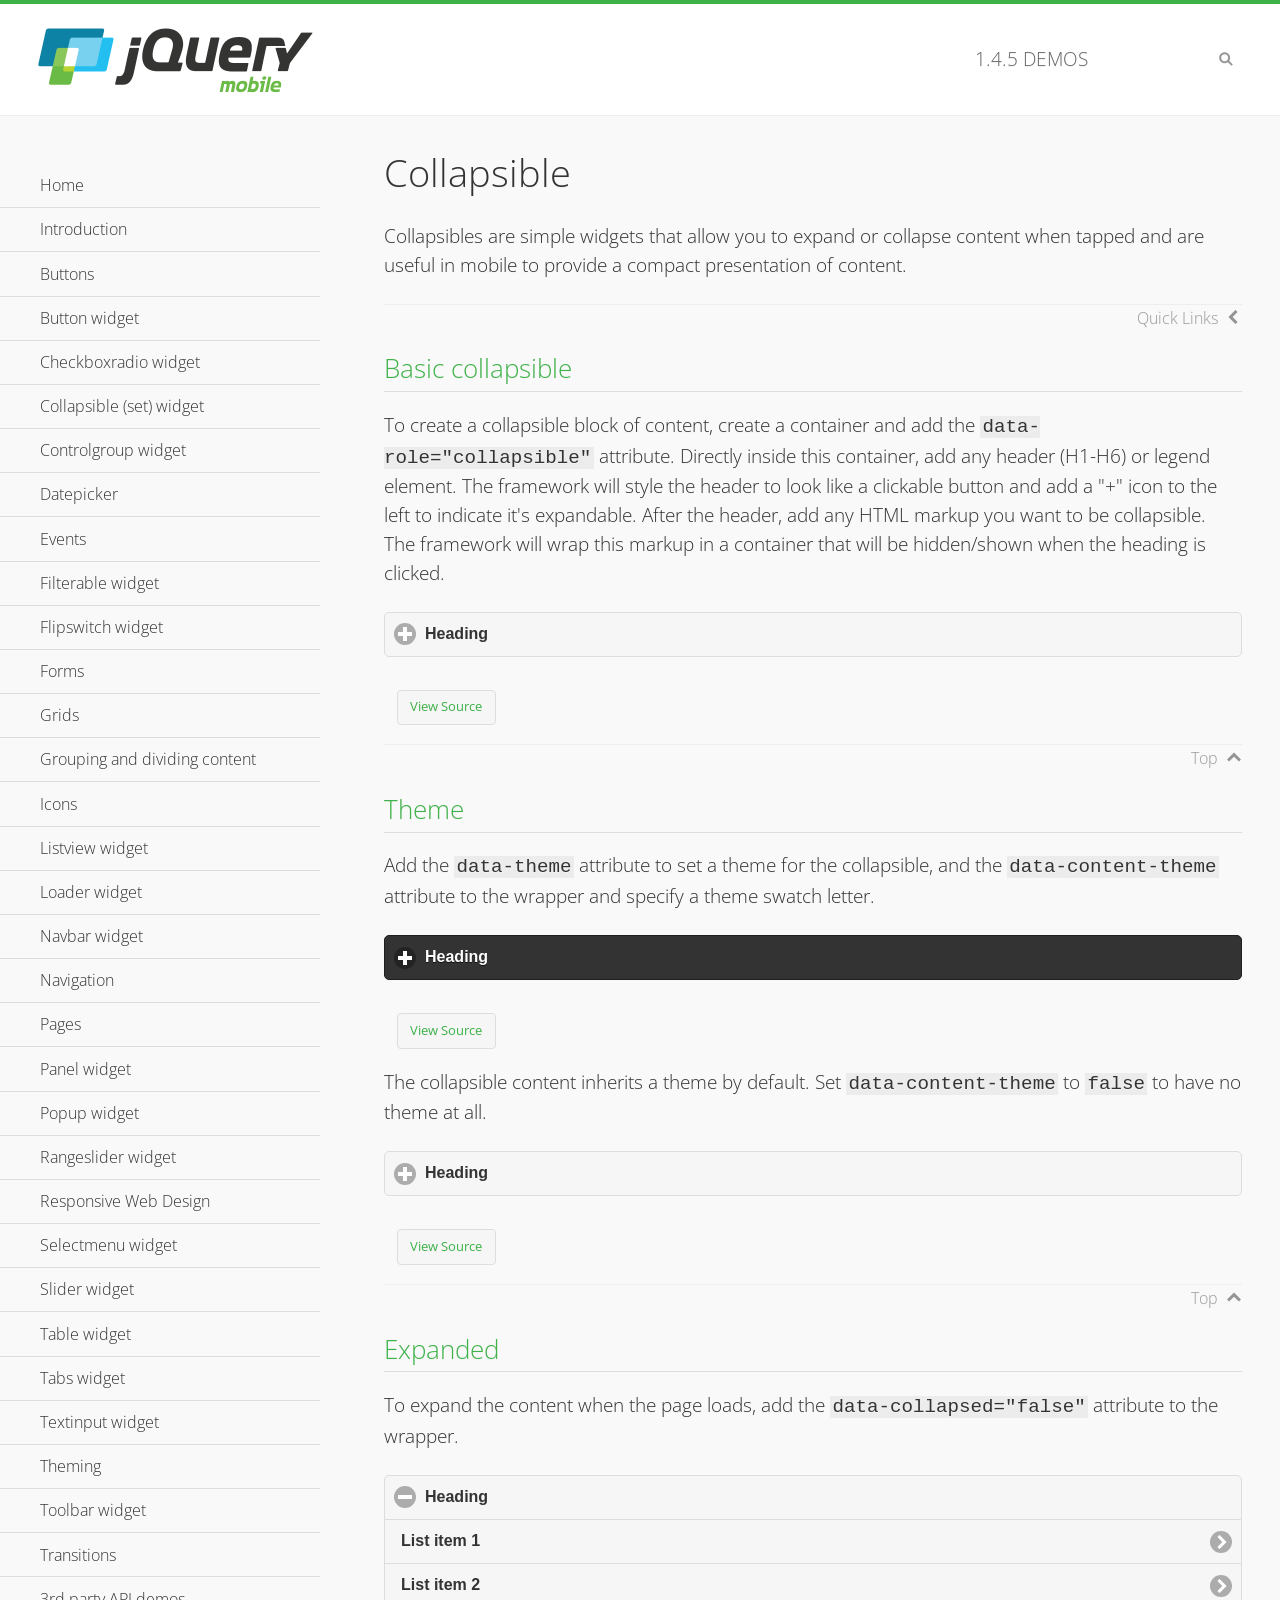
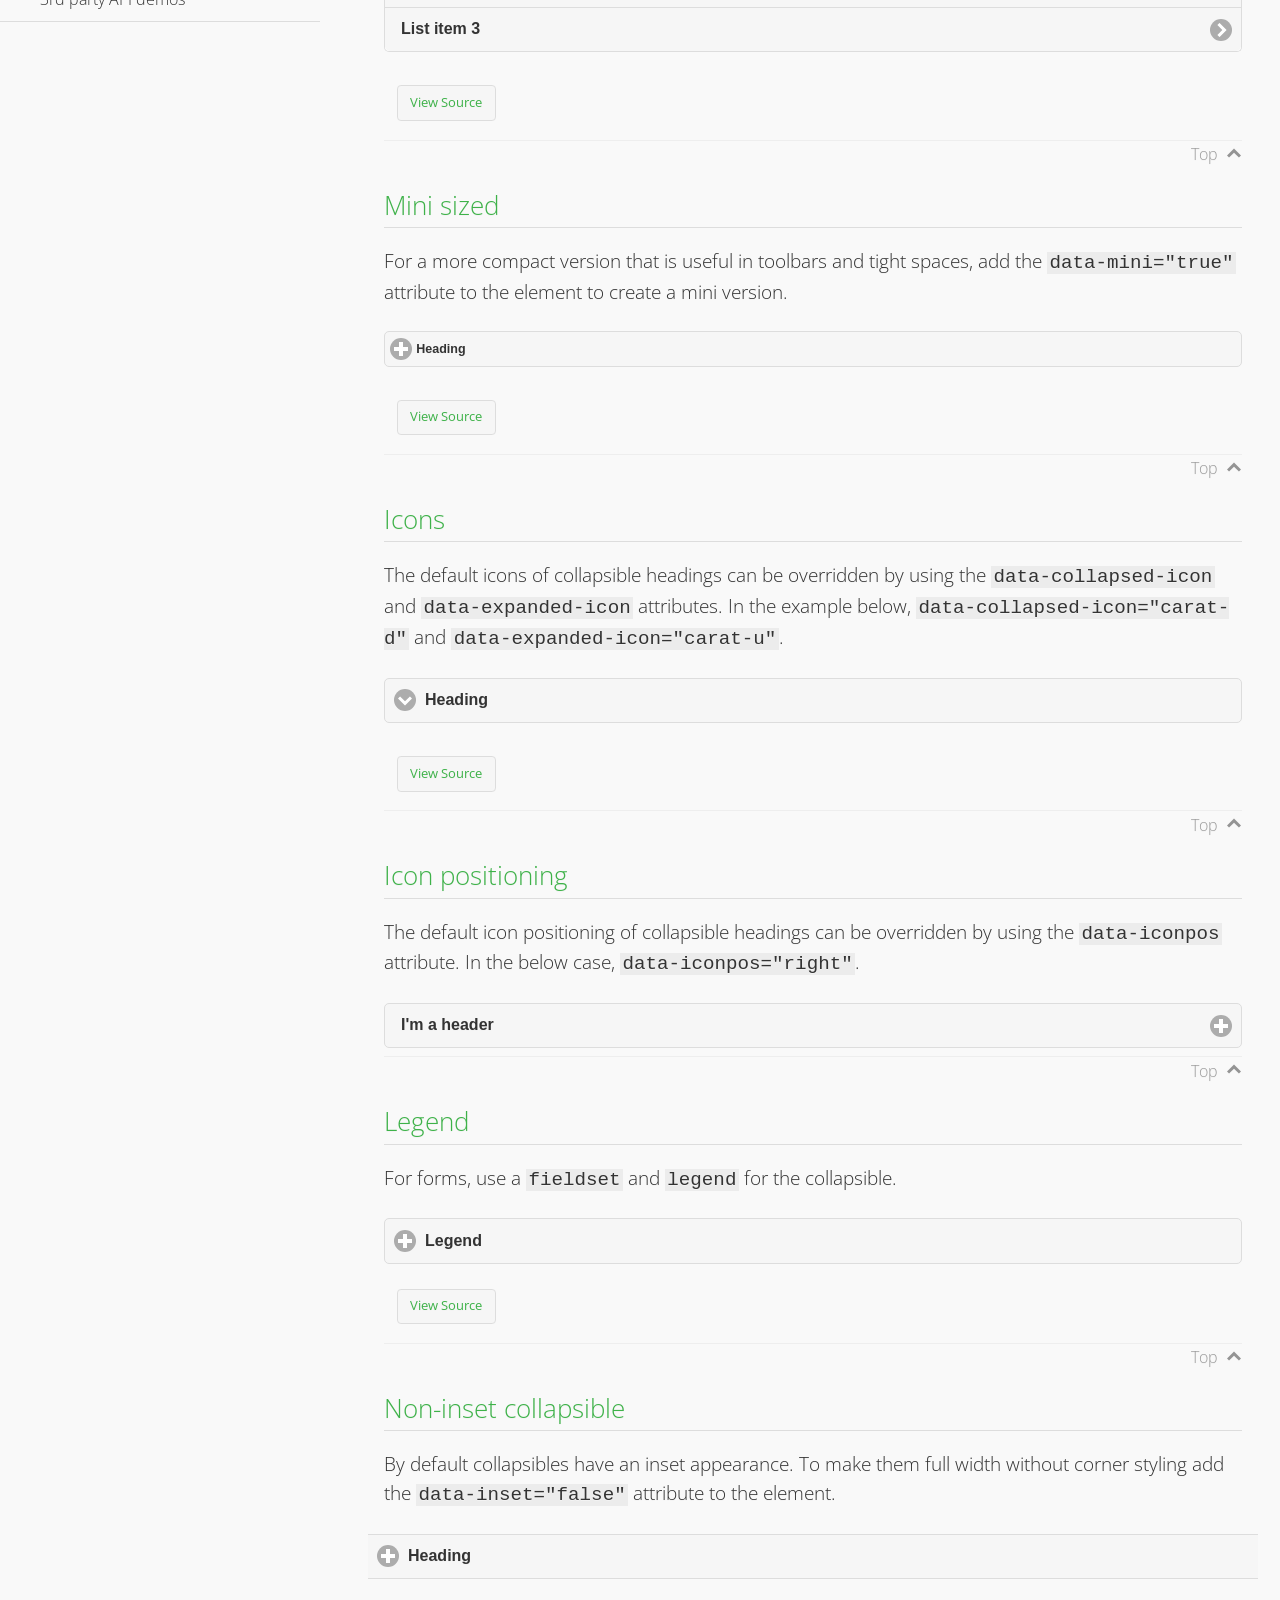
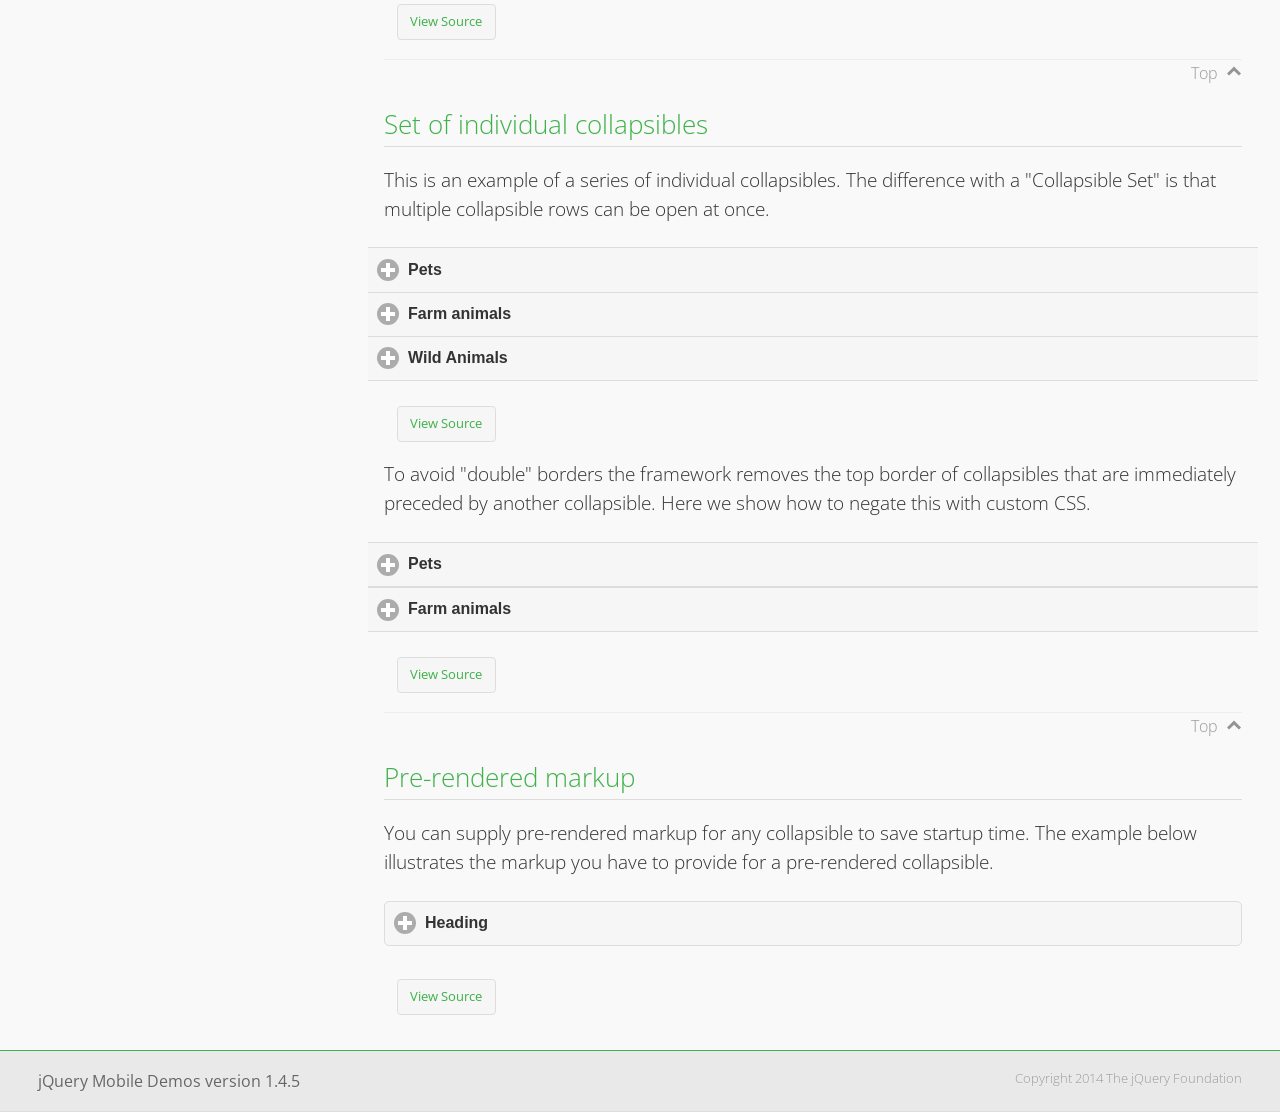
<file: css/demos/collapsible/index.html>
<!DOCTYPE html>
<html>
<head>
	<meta charset="utf-8">
	<meta name="viewport" content="width=device-width, initial-scale=1">
	<title>Collapsible - jQuery Mobile Demos</title>
    <link rel="stylesheet" href="../css/themes/default/jquery.mobile-1.4.5.min.css">
    <link rel="stylesheet" href="../_assets/css/jqm-demos.css">
    <link rel="shortcut icon" href="../favicon.ico">
    <link rel="stylesheet" href="http://fonts.googleapis.com/css?family=Open+Sans:300,400,700">
    <script src="../js/jquery.js"></script>
    <script src="../_assets/js/index.js"></script>
    <script src="../js/jquery.mobile-1.4.5.min.js"></script>
    <style id="negateDoubleBorder">
        #demo-borders .ui-collapsible-heading .ui-btn { border-top-width: 1px !important; }
    </style>
</head>
<body>
<div data-role="page" class="jqm-demos" data-quicklinks="true">

    <div data-role="header" class="jqm-header">
		<h2><a href="../" title="jQuery Mobile Demos home"><img src="../_assets/img/jquery-logo.png" alt="jQuery Mobile"></a></h2>
		<p><span class="jqm-version"></span> Demos</p>
        <a href="#" class="jqm-navmenu-link ui-btn ui-btn-icon-notext ui-corner-all ui-icon-bars ui-nodisc-icon ui-alt-icon ui-btn-left">Menu</a>
        <a href="#" class="jqm-search-link ui-btn ui-btn-icon-notext ui-corner-all ui-icon-search ui-nodisc-icon ui-alt-icon ui-btn-right">Search</a>
    </div><!-- /header -->

    <div role="main" class="ui-content jqm-content">

        <h1>Collapsible</h1>

        <p>Collapsibles are simple widgets that allow you to expand or collapse content when tapped and are useful in mobile to provide a compact presentation of content.</p>

        <h2>Basic collapsible</h2>

        <p>To create a collapsible block of content, create a container and add the <code> data-role="collapsible"</code> attribute. Directly inside this container, add any header (H1-H6) or legend element. The framework will style the header to look like a clickable button and add a "+" icon to the left to indicate it's expandable. After the header, add any HTML markup you want to be collapsible. The framework will wrap this markup in a container that will be hidden/shown when the heading is clicked.</p>

        <div data-demo-html="true">
            <div data-role="collapsible">
                <h4>Heading</h4>
                <p>I'm the collapsible content. By default I'm closed, but you can click the header to open me.</p>
            </div>
        </div><!--/demo-html -->

        <h2>Theme</h2>

        <p>Add the <code>data-theme</code> attribute to set a theme for the collapsible, and the <code>data-content-theme</code> attribute to the wrapper and specify a theme swatch letter.</p>

        <div data-demo-html="true">
            <div data-role="collapsible" data-theme="b" data-content-theme="b">
                <h4>Heading</h4>
                <p>I'm the collapsible content with a themed content block set to "b".</p>
            </div>
        </div><!--/demo-html -->

        <p>The collapsible content inherits a theme by default. Set <code>data-content-theme</code> to <code>false</code> to have no theme at all.</p>

        <div data-demo-html="true">
            <div data-role="collapsible" data-content-theme="false">
                <h4>Heading</h4>
                <p>I'm the collapsible content without a theme.</p>
            </div>
        </div><!--/demo-html -->

        <h2>Expanded</h2>

        <p>To expand the content when the page loads, add the <code>data-collapsed="false"</code> attribute to the wrapper.</p>

        <div data-demo-html="true">
            <div data-role="collapsible" data-collapsed="false">
                <h4>Heading</h4>
                <ul data-role="listview">
                    <li><a href="#">List item 1</a></li>
                    <li><a href="#">List item 2</a></li>
                    <li><a href="#">List item 3</a></li>
                </ul>
            </div>
        </div><!--/demo-html -->

        <h2>Mini sized</h2>

        <p>For a more compact version that is useful in toolbars and tight spaces, add the <code>data-mini="true"</code> attribute to the element to create a mini version. </p>

        <div data-demo-html="true">
            <div data-role="collapsible" data-mini="true">
                <h4>Heading</h4>
                <ul data-role="listview">
                    <li><a href="#">List item 1</a></li>
                    <li><a href="#">List item 2</a></li>
                    <li><a href="#">List item 3</a></li>
                </ul>
            </div>
        </div><!--/demo-html -->

            <h2>Icons</h2>

            <p>The default icons of collapsible headings can be overridden by using the <code>data-collapsed-icon</code> and <code>data-expanded-icon</code> attributes. In the example below, <code>data-collapsed-icon="carat-d"</code> and <code>data-expanded-icon="carat-u"</code>.</p>

            <div data-demo-html="true">
                <div data-role="collapsible" data-collapsed-icon="carat-d" data-expanded-icon="carat-u">
                    <h4>Heading</h4>
                    <ul data-role="listview" data-inset="false">
                        <li>Read-only list item 1</li>
                        <li>Read-only list item 2</li>
                        <li>Read-only list item 3</li>
                    </ul>
                </div>
            </div><!--/demo-html -->

            <h2>Icon positioning</h2>

            <p>The default icon positioning of collapsible headings can be overridden by using the <code>data-iconpos</code> attribute. In the below case, <code>data-iconpos="right"</code>.</p>

            <div data-role="collapsible" data-iconpos="right">
                <h3>I'm a header</h3>
                <p><code>data-iconpos="right"</code></p>
            </div>

        <h2>Legend</h2>

        <p>For forms, use a <code>fieldset</code> and <code>legend</code> for the collapsible.</p>
        <div data-demo-html="true">
            <form>
                <fieldset data-role="collapsible">
                    <legend>Legend</legend>

                    <label for="textinput-f">Text Input:</label>
                    <input type="text" name="textinput-f" id="textinput-f" placeholder="Text input" value="">

                    <div data-role="controlgroup">
                        <input type="checkbox" name="checkbox-1-a" id="checkbox-1-a">
                        <label for="checkbox-1-a">One</label>
                        <input type="checkbox" name="checkbox-2-a" id="checkbox-2-a">
                        <label for="checkbox-2-a">Two</label>
                        <input type="checkbox" name="checkbox-3-a" id="checkbox-3-a">
                        <label for="checkbox-3-a">Three</label>
                    </div>
                </fieldset>
            </form>
        </div><!--/demo-html -->

        <h2>Non-inset collapsible</h2>

        <p>By default collapsibles have an inset appearance. To make them full width without corner styling add the <code>data-inset="false"</code> attribute to the element.</p>

        <div data-demo-html="true">
            <div data-role="collapsible" data-inset="false">
                <h4>Heading</h4>
                <p>I'm the collapsible content. By default I'm closed, but you can click the header to open me.</p>
            </div>
        </div><!--/demo-html -->

        <h2>Set of individual collapsibles</h2>

        <p>This is an example of a series of individual collapsibles. The difference with a "Collapsible Set" is that multiple collapsible rows can be open at once.</p>

        <div data-demo-html="true">
            <div data-role="collapsible" data-inset="false">
                <h3>Pets</h3>
                <ul data-role="listview">
                    <li><a href="#">Canary</a></li>
                    <li><a href="#">Cat</a></li>
                    <li><a href="#">Dog</a></li>
                    <li><a href="#">Gerbil</a></li>
                    <li><a href="#">Iguana</a></li>
                    <li><a href="#">Mouse</a></li>
                </ul>
            </div><!-- /collapsible -->
            <div data-role="collapsible" data-inset="false">
                <h3>Farm animals</h3>
                <ul data-role="listview">
                    <li><a href="#">Chicken</a></li>
                    <li><a href="#">Cow</a></li>
                    <li><a href="#">Duck</a></li>
                    <li><a href="#">Horse</a></li>
                    <li><a href="#">Pig</a></li>
                    <li><a href="#">Sheep</a></li>
                </ul>
            </div><!-- /collapsible -->
            <div data-role="collapsible" data-inset="false">
                <h3>Wild Animals</h3>
                <ul data-role="listview">
                    <li><a href="#">Aardvark</a></li>
                    <li><a href="#">Alligator</a></li>
                    <li><a href="#">Ant</a></li>
                    <li><a href="#">Bear</a></li>
                    <li><a href="#">Beaver</a></li>
                    <li><a href="#">Cougar</a></li>
                    <li><a href="#">Dingo</a></li>
                </ul>
            </div><!-- /collapsible -->
        </div><!--/demo-html -->

        <p>To avoid "double" borders the framework removes the top border of collapsibles that are immediately preceded by another collapsible. Here we show how to negate this with custom CSS.</p>

        <div data-demo-html="true" data-demo-css="#negateDoubleBorder">
            <div id="demo-borders">
                <div data-role="collapsible" data-inset="false">
                    <h3>Pets</h3>
                    <ul data-role="listview">
                        <li><a href="#">Canary</a></li>
                        <li><a href="#">Cat</a></li>
                        <li><a href="#">Dog</a></li>
                        <li><a href="#">Gerbil</a></li>
                        <li><a href="#">Iguana</a></li>
                        <li><a href="#">Mouse</a></li>
                    </ul>
                </div><!-- /collapsible -->
                <div data-role="collapsible" data-inset="false">
                    <h3>Farm animals</h3>
                    <ul data-role="listview">
                        <li><a href="#">Chicken</a></li>
                        <li><a href="#">Cow</a></li>
                        <li><a href="#">Duck</a></li>
                        <li><a href="#">Horse</a></li>
                        <li><a href="#">Pig</a></li>
                        <li><a href="#">Sheep</a></li>
                    </ul>
                </div><!-- /collapsible -->
            </div>
        </div><!--/demo-html -->

			<h2>Pre-rendered markup</h2>
			<p>You can supply pre-rendered markup for any collapsible to save startup time. The example below illustrates the markup you have to provide for a pre-rendered collapsible.</p>
				<div data-demo-html="true">
					<div data-role="collapsible" data-enhanced="true" class="ui-collapsible ui-collapsible-inset ui-corner-all ui-collapsible-collapsed">
						<h4 class="ui-collapsible-heading ui-collapsible-heading-collapsed">
							<a href="#" class="ui-collapsible-heading-toggle ui-btn ui-btn-icon-left ui-icon-plus">
							Heading
							<div class="ui-collapsible-heading-status"> click to expand contents</div>
							</a>
						</h4>
						<div class="ui-collapsible-content ui-collapsible-content-collapsed" aria-hidden="true">
						<p>I'm the collapsible content. By default I'm closed, but you can click the header to open me.</p>
						</div>
					</div>
				</div>

	</div><!-- /content -->
	    <div data-role="panel" class="jqm-navmenu-panel" data-position="left" data-display="overlay" data-theme="a">
	    	<ul class="jqm-list ui-alt-icon ui-nodisc-icon">
<li data-filtertext="demos homepage" data-icon="home"><a href=".././">Home</a></li>
<li data-filtertext="introduction overview getting started"><a href="../intro/" data-ajax="false">Introduction</a></li>
<li data-filtertext="buttons button markup buttonmarkup method anchor link button element"><a href="../button-markup/" data-ajax="false">Buttons</a></li>
<li data-filtertext="form button widget input button submit reset"><a href="../button/" data-ajax="false">Button widget</a></li>
<li data-role="collapsible" data-enhanced="true" data-collapsed-icon="carat-d" data-expanded-icon="carat-u" data-iconpos="right" data-inset="false" class="ui-collapsible ui-collapsible-themed-content ui-collapsible-collapsed">
	<h3 class="ui-collapsible-heading ui-collapsible-heading-collapsed">
		<a href="#" class="ui-collapsible-heading-toggle ui-btn ui-btn-icon-right ui-btn-inherit ui-icon-carat-d">
		    Checkboxradio widget<span class="ui-collapsible-heading-status"> click to expand contents</span>
		</a>
	</h3>
	<div class="ui-collapsible-content ui-body-inherit ui-collapsible-content-collapsed" aria-hidden="true">
		<ul>
			<li data-filtertext="form checkboxradio widget checkbox input checkboxes controlgroups"><a href="../checkboxradio-checkbox/" data-ajax="false">Checkboxes</a></li>
			<li data-filtertext="form checkboxradio widget radio input radio buttons controlgroups"><a href="../checkboxradio-radio/" data-ajax="false">Radio buttons</a></li>
		</ul>
	</div>
</li>
<li data-role="collapsible" data-enhanced="true" data-collapsed-icon="carat-d" data-expanded-icon="carat-u" data-iconpos="right" data-inset="false" class="ui-collapsible ui-collapsible-themed-content ui-collapsible-collapsed">
	<h3 class="ui-collapsible-heading ui-collapsible-heading-collapsed">
		<a href="#" class="ui-collapsible-heading-toggle ui-btn ui-btn-icon-right ui-btn-inherit ui-icon-carat-d">
			Collapsible (set) widget<span class="ui-collapsible-heading-status"> click to expand contents</span>
		</a>
	</h3>
	<div class="ui-collapsible-content ui-body-inherit ui-collapsible-content-collapsed" aria-hidden="true">
		<ul>
			<li data-filtertext="collapsibles content formatting"><a href="../collapsible/" data-ajax="false">Collapsible</a></li>
			<li data-filtertext="dynamic collapsible set accordion append expand"><a href="../collapsible-dynamic/" data-ajax="false">Dynamic collapsibles</a></li>
			<li data-filtertext="accordions collapsible set widget content formatting grouped collapsibles"><a href="../collapsibleset/" data-ajax="false">Collapsible set</a></li>
		</ul>
	</div>
</li>
<li data-role="collapsible" data-enhanced="true" data-collapsed-icon="carat-d" data-expanded-icon="carat-u" data-iconpos="right" data-inset="false" class="ui-collapsible ui-collapsible-themed-content ui-collapsible-collapsed">
	<h3 class="ui-collapsible-heading ui-collapsible-heading-collapsed">
		<a href="#" class="ui-collapsible-heading-toggle ui-btn ui-btn-icon-right ui-btn-inherit ui-icon-carat-d">
			Controlgroup widget<span class="ui-collapsible-heading-status"> click to expand contents</span>
		</a>
	</h3>
	<div class="ui-collapsible-content ui-body-inherit ui-collapsible-content-collapsed" aria-hidden="true">
		<ul>
			<li data-filtertext="controlgroups selectmenu checkboxradio input grouped buttons horizontal vertical"><a href="../controlgroup/" data-ajax="false">Controlgroup</a></li>
			<li data-filtertext="dynamic controlgroup dynamically add buttons"><a href="../controlgroup-dynamic/" data-ajax="false">Dynamic controlgroups</a></li>
		</ul>
	</div>
</li>
<li data-filtertext="form datepicker widget date input"><a href="../datepicker/" data-ajax="false">Datepicker</a></li>
<li data-role="collapsible" data-enhanced="true" data-collapsed-icon="carat-d" data-expanded-icon="carat-u" data-iconpos="right" data-inset="false" class="ui-collapsible ui-collapsible-themed-content ui-collapsible-collapsed">
	<h3 class="ui-collapsible-heading ui-collapsible-heading-collapsed">
		<a href="#" class="ui-collapsible-heading-toggle ui-btn ui-btn-icon-right ui-btn-inherit ui-icon-carat-d">
			Events<span class="ui-collapsible-heading-status"> click to expand contents</span>
		</a>
	</h3>
	<div class="ui-collapsible-content ui-body-inherit ui-collapsible-content-collapsed" aria-hidden="true">
		<ul>
			<li data-filtertext="swipe to delete list items listviews swipe events"><a href="../swipe-list/" data-ajax="false">Swipe list items</a></li>
			<li data-filtertext="swipe to navigate swipe page navigation swipe events"><a href="../swipe-page/" data-ajax="false">Swipe page navigation</a></li>
		</ul>
	</div>
</li>
<li data-filtertext="filterable filter elements sorting searching listview table"><a href="../filterable/" data-ajax="false">Filterable widget</a></li>
<li data-filtertext="form flipswitch widget flip toggle switch binary select checkbox input"><a href="../flipswitch/" data-ajax="false">Flipswitch widget</a></li>
<li data-role="collapsible" data-enhanced="true" data-collapsed-icon="carat-d" data-expanded-icon="carat-u" data-iconpos="right" data-inset="false" class="ui-collapsible ui-collapsible-themed-content ui-collapsible-collapsed">
	<h3 class="ui-collapsible-heading ui-collapsible-heading-collapsed">
		<a href="#" class="ui-collapsible-heading-toggle ui-btn ui-btn-icon-right ui-btn-inherit ui-icon-carat-d">
			Forms<span class="ui-collapsible-heading-status"> click to expand contents</span>
		</a>
	</h3>
	<div class="ui-collapsible-content ui-body-inherit ui-collapsible-content-collapsed" aria-hidden="true">
		<ul>
			<li data-filtertext="forms text checkbox radio range button submit reset inputs selects textarea slider flipswitch label form elements"><a href="../forms/" data-ajax="false">Forms</a></li>
			<li data-filtertext="form hide labels hidden accessible ui-hidden-accessible forms"><a href="../forms-label-hidden-accessible/" data-ajax="false">Hide labels</a></li>
			<li data-filtertext="form field containers fieldcontain ui-field-contain forms"><a href="../forms-field-contain/" data-ajax="false">Field containers</a></li>
			<li data-filtertext="forms disabled form elements"><a href="../forms-disabled/" data-ajax="false">Forms disabled</a></li>
			<li data-filtertext="forms gallery examples overview forms text checkbox radio range button submit reset inputs selects textarea slider flipswitch label form elements"><a href="../forms-gallery/" data-ajax="false">Forms gallery</a></li>
		</ul>
	</div>
</li>
<li data-role="collapsible" data-enhanced="true" data-collapsed-icon="carat-d" data-expanded-icon="carat-u" data-iconpos="right" data-inset="false" class="ui-collapsible ui-collapsible-themed-content ui-collapsible-collapsed">
	<h3 class="ui-collapsible-heading ui-collapsible-heading-collapsed">
		<a href="#" class="ui-collapsible-heading-toggle ui-btn ui-btn-icon-right ui-btn-inherit ui-icon-carat-d">
			Grids<span class="ui-collapsible-heading-status"> click to expand contents</span>
		</a>
	</h3>
	<div class="ui-collapsible-content ui-body-inherit ui-collapsible-content-collapsed" aria-hidden="true">
		<ul>
			<li data-filtertext="grids columns blocks content formatting rwd responsive css framework"><a href="../grids/" data-ajax="false">Grids</a></li>
			<li data-filtertext="buttons in grids css framework"><a href="../grids-buttons/" data-ajax="false">Buttons in grids</a></li>
			<li data-filtertext="custom responsive grids rwd css framework"><a href="../grids-custom-responsive/" data-ajax="false">Custom responsive grids</a></li>
		</ul>
	</div>
</li>
<li data-filtertext="blocks content formatting sections heading"><a href="../body-bar-classes/" data-ajax="false">Grouping and dividing content</a></li>
<li data-role="collapsible" data-enhanced="true" data-collapsed-icon="carat-d" data-expanded-icon="carat-u" data-iconpos="right" data-inset="false" class="ui-collapsible ui-collapsible-themed-content ui-collapsible-collapsed">
	<h3 class="ui-collapsible-heading ui-collapsible-heading-collapsed">
		<a href="#" class="ui-collapsible-heading-toggle ui-btn ui-btn-icon-right ui-btn-inherit ui-icon-carat-d">
			Icons<span class="ui-collapsible-heading-status"> click to expand contents</span>
		</a>
	</h3>
	<div class="ui-collapsible-content ui-body-inherit ui-collapsible-content-collapsed" aria-hidden="true">
		<ul>
			<li data-filtertext="button icons svg disc alt custom icon position"><a href="../icons/" data-ajax="false">Icons</a></li>
			<li data-filtertext=""><a href="../icons-grunticon/" data-ajax="false">Grunticon loader</a></li>
		</ul>
	</div>
</li>
<li data-role="collapsible" data-enhanced="true" data-collapsed-icon="carat-d" data-expanded-icon="carat-u" data-iconpos="right" data-inset="false" class="ui-collapsible ui-collapsible-themed-content ui-collapsible-collapsed">
	<h3 class="ui-collapsible-heading ui-collapsible-heading-collapsed">
		<a href="#" class="ui-collapsible-heading-toggle ui-btn ui-btn-icon-right ui-btn-inherit ui-icon-carat-d">
			Listview widget<span class="ui-collapsible-heading-status"> click to expand contents</span>
		</a>
	</h3>
	<div class="ui-collapsible-content ui-body-inherit ui-collapsible-content-collapsed" aria-hidden="true">
		<ul>
			<li data-filtertext="listview widget thumbnails icons nested split button collapsible ul ol"><a href="../listview/" data-ajax="false">Listview</a></li>
			<li data-filtertext="autocomplete filterable reveal listview filtertextbeforefilter placeholder"><a href="../listview-autocomplete/" data-ajax="false">Listview autocomplete</a></li>
			<li data-filtertext="autocomplete filterable reveal listview remote data filtertextbeforefilter placeholder"><a href="../listview-autocomplete-remote/" data-ajax="false">Listview autocomplete remote data</a></li>
			<li data-filtertext="autodividers anchor jump scroll linkbars listview lists ul ol"><a href="../listview-autodividers-linkbar/" data-ajax="false">Listview autodividers linkbar</a></li>
			<li data-filtertext="listview autodividers selector autodividersselector lists ul ol"><a href="../listview-autodividers-selector/" data-ajax="false">Listview autodividers selector</a></li>
			<li data-filtertext="listview nested list items"><a href="../listview-nested-lists/" data-ajax="false">Nested Listviews</a></li>
			<li data-filtertext="listview collapsible list items flat"><a href="../listview-collapsible-item-flat/" data-ajax="false">Listview collapsible list items (flat)</a></li>
			<li data-filtertext="listview collapsible list indented"><a href="../listview-collapsible-item-indented/" data-ajax="false">Listview collapsible list items (indented)</a></li>
			<li data-filtertext="grid listview responsive grids responsive listviews lists ul"><a href="../listview-grid/" data-ajax="false">Listview responsive grid</a></li>
		</ul>
	</div>
</li>
<li data-filtertext="loader widget page loading navigation overlay spinner"><a href="../loader/" data-ajax="false">Loader widget</a></li>
<li data-filtertext="navbar widget navmenu toolbars header footer"><a href="../navbar/" data-ajax="false">Navbar widget</a></li>
<li data-role="collapsible" data-enhanced="true" data-collapsed-icon="carat-d" data-expanded-icon="carat-u" data-iconpos="right" data-inset="false" class="ui-collapsible ui-collapsible-themed-content ui-collapsible-collapsed">
	<h3 class="ui-collapsible-heading ui-collapsible-heading-collapsed">
		<a href="#" class="ui-collapsible-heading-toggle ui-btn ui-btn-icon-right ui-btn-inherit ui-icon-carat-d">
			Navigation<span class="ui-collapsible-heading-status"> click to expand contents</span>
		</a>
	</h3>
	<div class="ui-collapsible-content ui-body-inherit ui-collapsible-content-collapsed" aria-hidden="true">
		<ul>
			<li data-filtertext="ajax navigation navigate widget history event method"><a href="../navigation/" data-ajax="false">Navigation</a></li>
			<li data-filtertext="linking pages page links navigation ajax prefetch cache"><a href="../navigation-linking-pages/" data-ajax="false">Linking pages</a></li>
			<!-- <li data-filtertext="php redirect server redirection server-side navigation"><a href="../navigation-php-redirect/" data-ajax="false">PHP redirect demo</a></li>-->
			<li data-filtertext="navigation redirection hash query"><a href="../navigation-hash-processing/" data-ajax="false">Hash processing demo</a></li>
			<li data-filtertext="navigation redirection hash query"><a href="../page-events/" data-ajax="false">Page Navigation Events</a></li>
		</ul>
	</div>
</li>
<li data-role="collapsible" data-enhanced="true" data-collapsed-icon="carat-d" data-expanded-icon="carat-u" data-iconpos="right" data-inset="false" class="ui-collapsible ui-collapsible-themed-content ui-collapsible-collapsed">
	<h3 class="ui-collapsible-heading ui-collapsible-heading-collapsed">
		<a href="#" class="ui-collapsible-heading-toggle ui-btn ui-btn-icon-right ui-btn-inherit ui-icon-carat-d">
			Pages<span class="ui-collapsible-heading-status"> click to expand contents</span>
		</a>
	</h3>
	<div class="ui-collapsible-content ui-body-inherit ui-collapsible-content-collapsed" aria-hidden="true">
		<ul>
			<li data-filtertext="pages page widget ajax navigation"><a href="../pages/" data-ajax="false">Pages</a></li>
			<li data-filtertext="single page"><a href="../pages-single-page/" data-ajax="false">Single page</a></li>
			<li data-filtertext="multipage multi-page page"><a href="../pages-multi-page/" data-ajax="false">Multi-page template</a></li>
			<li data-filtertext="dialog page widget modal popup"><a href="../pages-dialog/" data-ajax="false">Dialog page</a></li>
		</ul>
	</div>
</li>
<li data-role="collapsible" data-enhanced="true" data-collapsed-icon="carat-d" data-expanded-icon="carat-u" data-iconpos="right" data-inset="false" class="ui-collapsible ui-collapsible-themed-content ui-collapsible-collapsed">
	<h3 class="ui-collapsible-heading ui-collapsible-heading-collapsed">
		<a href="#" class="ui-collapsible-heading-toggle ui-btn ui-btn-icon-right ui-btn-inherit ui-icon-carat-d">
			Panel widget<span class="ui-collapsible-heading-status"> click to expand contents</span>
		</a>
	</h3>
	<div class="ui-collapsible-content ui-body-inherit ui-collapsible-content-collapsed" aria-hidden="true">
		<ul>
			<li data-filtertext="panel widget sliding panels reveal push overlay responsive"><a href="../panel/" data-ajax="false">Panel</a></li>
			<li data-filtertext=""><a href="../panel-external/" data-ajax="false">External panels</a></li>
			<li data-filtertext="panel "><a href="../panel-fixed/" data-ajax="false">Fixed panels</a></li>
			<li data-filtertext="panel slide panels sliding panels shadow rwd responsive breakpoint"><a href="../panel-responsive/" data-ajax="false">Panels responsive</a></li>
			<li data-filtertext="panel custom style custom panel width reveal shadow listview panel styling page background wrapper"><a href="../panel-styling/" data-ajax="false">Custom panel style</a></li>
			<li data-filtertext="panel open on swipe"><a href="../panel-swipe-open/" data-ajax="false">Panel open on swipe</a></li>
			<li data-filtertext="panels outside page internal external toolbars"><a href="../panel-external-internal/" data-ajax="false">Panel external and internal</a></li>
		</ul>
	</div>
</li>
<li data-role="collapsible" data-enhanced="true" data-collapsed-icon="carat-d" data-expanded-icon="carat-u" data-iconpos="right" data-inset="false" class="ui-collapsible ui-collapsible-themed-content ui-collapsible-collapsed">
	<h3 class="ui-collapsible-heading ui-collapsible-heading-collapsed">
		<a href="#" class="ui-collapsible-heading-toggle ui-btn ui-btn-icon-right ui-btn-inherit ui-icon-carat-d">
			Popup widget<span class="ui-collapsible-heading-status"> click to expand contents</span>
		</a>
	</h3>
	<div class="ui-collapsible-content ui-body-inherit ui-collapsible-content-collapsed" aria-hidden="true">
		<ul>
			<li data-filtertext="popup widget popups dialog modal transition tooltip lightbox form overlay screen flip pop fade transition"><a href="../popup/" data-ajax="false">Popup</a></li>
			<li data-filtertext="popup alignment position"><a href="../popup-alignment/" data-ajax="false">Popup alignment</a></li>
			<li data-filtertext="popup arrow size popups popover"><a href="../popup-arrow-size/" data-ajax="false">Popup arrow size</a></li>
			<li data-filtertext="dynamic popups popup images lightbox"><a href="../popup-dynamic/" data-ajax="false">Dynamic popups</a></li>
			<li data-filtertext="popups with iframes scaling"><a href="../popup-iframe/" data-ajax="false">Popups with iframes</a></li>
			<li data-filtertext="popup image scaling"><a href="../popup-image-scaling/" data-ajax="false">Popup image scaling</a></li>
			<li data-filtertext="external popup outside multi-page"><a href="../popup-outside-multipage/" data-ajax="false">Popup outside multi-page</a></li>
		</ul>
	</div>
</li>
<li data-filtertext="form rangeslider widget dual sliders dual handle sliders range input"><a href="../rangeslider/" data-ajax="false">Rangeslider widget</a></li>
<li data-filtertext="responsive web design rwd adaptive progressive enhancement PE accessible mobile breakpoints media query media queries"><a href="../rwd/" data-ajax="false">Responsive Web Design</a></li>
<li data-role="collapsible" data-enhanced="true" data-collapsed-icon="carat-d" data-expanded-icon="carat-u" data-iconpos="right" data-inset="false" class="ui-collapsible ui-collapsible-themed-content ui-collapsible-collapsed">
	<h3 class="ui-collapsible-heading ui-collapsible-heading-collapsed">
		<a href="#" class="ui-collapsible-heading-toggle ui-btn ui-btn-icon-right ui-btn-inherit ui-icon-carat-d">
			Selectmenu widget<span class="ui-collapsible-heading-status"> click to expand contents</span>
		</a>
	</h3>
	<div class="ui-collapsible-content ui-body-inherit ui-collapsible-content-collapsed" aria-hidden="true">
		<ul>
			<li data-filtertext="form selectmenu widget select input custom select menu selects"><a href="../selectmenu/" data-ajax="false">Selectmenu</a></li>
			<li data-filtertext="form custom select menu selectmenu widget custom menu option optgroup multiple selects"><a href="../selectmenu-custom/" data-ajax="false">Custom select menu</a></li>
			<li data-filtertext="filterable select filter popup dialog"><a href="../selectmenu-custom-filter/" data-ajax="false">Custom select menu with filter</a></li>
		</ul>
	</div>
</li>
<li data-role="collapsible" data-enhanced="true" data-collapsed-icon="carat-d" data-expanded-icon="carat-u" data-iconpos="right" data-inset="false" class="ui-collapsible ui-collapsible-themed-content ui-collapsible-collapsed">
	<h3 class="ui-collapsible-heading ui-collapsible-heading-collapsed">
		<a href="#" class="ui-collapsible-heading-toggle ui-btn ui-btn-icon-right ui-btn-inherit ui-icon-carat-d">
			Slider widget<span class="ui-collapsible-heading-status"> click to expand contents</span>
		</a>
	</h3>
	<div class="ui-collapsible-content ui-body-inherit ui-collapsible-content-collapsed" aria-hidden="true">
		<ul>
			<li data-filtertext="form slider widget range input single sliders"><a href="../slider/" data-ajax="false">Slider</a></li>
			<li data-filtertext="form slider widget flipswitch slider binary select flip toggle switch"><a href="../slider-flipswitch/" data-ajax="false">Slider flip toggle switch</a></li>
			<li data-filtertext="form slider tooltip handle value input range sliders"><a href="../slider-tooltip/" data-ajax="false">Slider tooltip</a></li>
		</ul>
	</div>
</li>
<li data-role="collapsible" data-enhanced="true" data-collapsed-icon="carat-d" data-expanded-icon="carat-u" data-iconpos="right" data-inset="false" class="ui-collapsible ui-collapsible-themed-content ui-collapsible-collapsed">
	<h3 class="ui-collapsible-heading ui-collapsible-heading-collapsed">
		<a href="#" class="ui-collapsible-heading-toggle ui-btn ui-btn-icon-right ui-btn-inherit ui-icon-carat-d">
			Table widget<span class="ui-collapsible-heading-status"> click to expand contents</span>
		</a>
	</h3>
	<div class="ui-collapsible-content ui-body-inherit ui-collapsible-content-collapsed" aria-hidden="true">
		<ul>
			<li data-filtertext="table widget reflow column toggle th td responsive tables rwd hide show tabular"><a href="../table-column-toggle/" data-ajax="false">Table Column Toggle</a></li>
			<li data-filtertext="table column toggle phone comparison demo"><a href="../table-column-toggle-example/" data-ajax="false">Table Column Toggle demo</a></li>
			<li data-filtertext="responsive tables table column toggle heading groups rwd breakpoint"><a href="../table-column-toggle-heading-groups/" data-ajax="false">Table Column Toggle heading groups</a></li>
			<li data-filtertext="responsive tables table column toggle hide rwd breakpoint customization options"><a href="../table-column-toggle-options/" data-ajax="false">Table Column Toggle options</a></li>
			<li data-filtertext="table reflow th td responsive rwd columns tabular"><a href="../table-reflow/" data-ajax="false">Table Reflow</a></li>
			<li data-filtertext="responsive tables table reflow heading groups rwd breakpoint"><a href="../table-reflow-heading-groups/" data-ajax="false">Table Reflow heading groups</a></li>
			<li data-filtertext="responsive tables table reflow stripes strokes table style"><a href="../table-reflow-stripes-strokes/" data-ajax="false">Table Reflow stripes and strokes</a></li>
			<li data-filtertext="responsive tables table reflow stack custom styles"><a href="../table-reflow-styling/" data-ajax="false">Table Reflow custom styles</a></li>
		</ul>
	</div>
</li>
<li data-filtertext="ui tabs widget"><a href="../tabs/" data-ajax="false">Tabs widget</a></li>
<li data-filtertext="form textinput widget text input textarea number date time tel email file color password"><a href="../textinput/" data-ajax="false">Textinput widget</a></li>
<li data-role="collapsible" data-enhanced="true" data-collapsed-icon="carat-d" data-expanded-icon="carat-u" data-iconpos="right" data-inset="false" class="ui-collapsible ui-collapsible-themed-content ui-collapsible-collapsed">
	<h3 class="ui-collapsible-heading ui-collapsible-heading-collapsed">
		<a href="#" class="ui-collapsible-heading-toggle ui-btn ui-btn-icon-right ui-btn-inherit ui-icon-carat-d">
			Theming<span class="ui-collapsible-heading-status"> click to expand contents</span>
		</a>
	</h3>
	<div class="ui-collapsible-content ui-body-inherit ui-collapsible-content-collapsed" aria-hidden="true">
		<ul>
			<li data-filtertext="default theme swatches theming style css"><a href="../theme-default/" data-ajax="false">Default theme</a></li>
			<li data-filtertext="classic theme old theme swatches theming style css"><a href="../theme-classic/" data-ajax="false">Classic theme</a></li>
		</ul>
	</div>
</li>
<li data-role="collapsible" data-enhanced="true" data-collapsed-icon="carat-d" data-expanded-icon="carat-u" data-iconpos="right" data-inset="false" class="ui-collapsible ui-collapsible-themed-content ui-collapsible-collapsed">
	<h3 class="ui-collapsible-heading ui-collapsible-heading-collapsed">
		<a href="#" class="ui-collapsible-heading-toggle ui-btn ui-btn-icon-right ui-btn-inherit ui-icon-carat-d">
			Toolbar widget<span class="ui-collapsible-heading-status"> click to expand contents</span>
		</a>
	</h3>
	<div class="ui-collapsible-content ui-body-inherit ui-collapsible-content-collapsed" aria-hidden="true">
		<ul>
			<li data-filtertext="toolbar widget header footer toolbars fixed fullscreen external sections"><a href="../toolbar/" data-ajax="false">Toolbar</a></li>
			<li data-filtertext="dynamic toolbars dynamically add toolbar header footer"><a href="../toolbar-dynamic/" data-ajax="false">Dynamic toolbars</a></li>
			<li data-filtertext="external toolbars header footer"><a href="../toolbar-external/" data-ajax="false">External toolbars</a></li>
			<li data-filtertext="fixed toolbars header footer"><a href="../toolbar-fixed/" data-ajax="false">Fixed toolbars</a></li>
			<li data-filtertext="fixed fullscreen toolbars header footer"><a href="../toolbar-fixed-fullscreen/" data-ajax="false">Fullscreen toolbars</a></li>
			<li data-filtertext="external fixed toolbars header footer"><a href="../toolbar-fixed-external/" data-ajax="false">Fixed external toolbars</a></li>
			<li data-filtertext="external persistent toolbars header footer navbar navmenu"><a href="../toolbar-fixed-persistent/" data-ajax="false">Persistent toolbars</a></li>
			<li data-filtertext="external ajax optimized toolbars persistent toolbars header footer navbar"><a href="../toolbar-fixed-persistent-optimized/" data-ajax="false">Ajax optimized toolbars</a></li>
			<li data-filtertext="form in toolbars header footer"><a href="../toolbar-fixed-forms/" data-ajax="false">Form in toolbar</a></li>
		</ul>
	</div>
</li>
<li data-filtertext="page transitions animated pages popup navigation flip slide fade pop"><a href="../transitions/" data-ajax="false">Transitions</a></li>
<li data-role="collapsible" data-enhanced="true" data-collapsed-icon="carat-d" data-expanded-icon="carat-u" data-iconpos="right" data-inset="false" class="ui-collapsible ui-collapsible-themed-content ui-collapsible-collapsed">
	<h3 class="ui-collapsible-heading ui-collapsible-heading-collapsed">
		<a href="#" class="ui-collapsible-heading-toggle ui-btn ui-btn-icon-right ui-btn-inherit ui-icon-carat-d">
			3rd party API demos<span class="ui-collapsible-heading-status"> click to expand contents</span>
		</a>
	</h3>
	<div class="ui-collapsible-content ui-body-inherit ui-collapsible-content-collapsed" aria-hidden="true">
		<ul>
			<li data-filtertext="backbone requirejs navigation router"><a href="../backbone-requirejs/" data-ajax="false">Backbone RequireJS</a></li>
			<li data-filtertext="google maps geolocation demo"><a href="../map-geolocation/" data-ajax="false">Google Maps geolocation</a></li>
			<li data-filtertext="google maps hybrid"><a href="../map-list-toggle/" data-ajax="false">Google Maps list toggle</a></li>
		</ul>
	</div>
</li>



		     </ul>
		</div><!-- /panel -->


	<div data-role="footer" data-position="fixed" data-tap-toggle="false" class="jqm-footer">
		<p>jQuery Mobile Demos version <span class="jqm-version"></span></p>
		<p>Copyright 2014 The jQuery Foundation</p>
	</div><!-- /footer -->
	<!-- TODO: This should become an external panel so we can add input to markup (unique ID) -->
    <div data-role="panel" class="jqm-search-panel" data-position="right" data-display="overlay" data-theme="a">
		<div class="jqm-search">
			<ul class="jqm-list" data-filter-placeholder="Search demos..." data-filter-reveal="true">
<li data-filtertext="demos homepage" data-icon="home"><a href=".././">Home</a></li>
<li data-filtertext="introduction overview getting started"><a href="../intro/" data-ajax="false">Introduction</a></li>
<li data-filtertext="buttons button markup buttonmarkup method anchor link button element"><a href="../button-markup/" data-ajax="false">Buttons</a></li>
<li data-filtertext="form button widget input button submit reset"><a href="../button/" data-ajax="false">Button widget</a></li>
<li data-role="collapsible" data-enhanced="true" data-collapsed-icon="carat-d" data-expanded-icon="carat-u" data-iconpos="right" data-inset="false" class="ui-collapsible ui-collapsible-themed-content ui-collapsible-collapsed">
	<h3 class="ui-collapsible-heading ui-collapsible-heading-collapsed">
		<a href="#" class="ui-collapsible-heading-toggle ui-btn ui-btn-icon-right ui-btn-inherit ui-icon-carat-d">
		    Checkboxradio widget<span class="ui-collapsible-heading-status"> click to expand contents</span>
		</a>
	</h3>
	<div class="ui-collapsible-content ui-body-inherit ui-collapsible-content-collapsed" aria-hidden="true">
		<ul>
			<li data-filtertext="form checkboxradio widget checkbox input checkboxes controlgroups"><a href="../checkboxradio-checkbox/" data-ajax="false">Checkboxes</a></li>
			<li data-filtertext="form checkboxradio widget radio input radio buttons controlgroups"><a href="../checkboxradio-radio/" data-ajax="false">Radio buttons</a></li>
		</ul>
	</div>
</li>
<li data-role="collapsible" data-enhanced="true" data-collapsed-icon="carat-d" data-expanded-icon="carat-u" data-iconpos="right" data-inset="false" class="ui-collapsible ui-collapsible-themed-content ui-collapsible-collapsed">
	<h3 class="ui-collapsible-heading ui-collapsible-heading-collapsed">
		<a href="#" class="ui-collapsible-heading-toggle ui-btn ui-btn-icon-right ui-btn-inherit ui-icon-carat-d">
			Collapsible (set) widget<span class="ui-collapsible-heading-status"> click to expand contents</span>
		</a>
	</h3>
	<div class="ui-collapsible-content ui-body-inherit ui-collapsible-content-collapsed" aria-hidden="true">
		<ul>
			<li data-filtertext="collapsibles content formatting"><a href="../collapsible/" data-ajax="false">Collapsible</a></li>
			<li data-filtertext="dynamic collapsible set accordion append expand"><a href="../collapsible-dynamic/" data-ajax="false">Dynamic collapsibles</a></li>
			<li data-filtertext="accordions collapsible set widget content formatting grouped collapsibles"><a href="../collapsibleset/" data-ajax="false">Collapsible set</a></li>
		</ul>
	</div>
</li>
<li data-role="collapsible" data-enhanced="true" data-collapsed-icon="carat-d" data-expanded-icon="carat-u" data-iconpos="right" data-inset="false" class="ui-collapsible ui-collapsible-themed-content ui-collapsible-collapsed">
	<h3 class="ui-collapsible-heading ui-collapsible-heading-collapsed">
		<a href="#" class="ui-collapsible-heading-toggle ui-btn ui-btn-icon-right ui-btn-inherit ui-icon-carat-d">
			Controlgroup widget<span class="ui-collapsible-heading-status"> click to expand contents</span>
		</a>
	</h3>
	<div class="ui-collapsible-content ui-body-inherit ui-collapsible-content-collapsed" aria-hidden="true">
		<ul>
			<li data-filtertext="controlgroups selectmenu checkboxradio input grouped buttons horizontal vertical"><a href="../controlgroup/" data-ajax="false">Controlgroup</a></li>
			<li data-filtertext="dynamic controlgroup dynamically add buttons"><a href="../controlgroup-dynamic/" data-ajax="false">Dynamic controlgroups</a></li>
		</ul>
	</div>
</li>
<li data-filtertext="form datepicker widget date input"><a href="../datepicker/" data-ajax="false">Datepicker</a></li>
<li data-role="collapsible" data-enhanced="true" data-collapsed-icon="carat-d" data-expanded-icon="carat-u" data-iconpos="right" data-inset="false" class="ui-collapsible ui-collapsible-themed-content ui-collapsible-collapsed">
	<h3 class="ui-collapsible-heading ui-collapsible-heading-collapsed">
		<a href="#" class="ui-collapsible-heading-toggle ui-btn ui-btn-icon-right ui-btn-inherit ui-icon-carat-d">
			Events<span class="ui-collapsible-heading-status"> click to expand contents</span>
		</a>
	</h3>
	<div class="ui-collapsible-content ui-body-inherit ui-collapsible-content-collapsed" aria-hidden="true">
		<ul>
			<li data-filtertext="swipe to delete list items listviews swipe events"><a href="../swipe-list/" data-ajax="false">Swipe list items</a></li>
			<li data-filtertext="swipe to navigate swipe page navigation swipe events"><a href="../swipe-page/" data-ajax="false">Swipe page navigation</a></li>
		</ul>
	</div>
</li>
<li data-filtertext="filterable filter elements sorting searching listview table"><a href="../filterable/" data-ajax="false">Filterable widget</a></li>
<li data-filtertext="form flipswitch widget flip toggle switch binary select checkbox input"><a href="../flipswitch/" data-ajax="false">Flipswitch widget</a></li>
<li data-role="collapsible" data-enhanced="true" data-collapsed-icon="carat-d" data-expanded-icon="carat-u" data-iconpos="right" data-inset="false" class="ui-collapsible ui-collapsible-themed-content ui-collapsible-collapsed">
	<h3 class="ui-collapsible-heading ui-collapsible-heading-collapsed">
		<a href="#" class="ui-collapsible-heading-toggle ui-btn ui-btn-icon-right ui-btn-inherit ui-icon-carat-d">
			Forms<span class="ui-collapsible-heading-status"> click to expand contents</span>
		</a>
	</h3>
	<div class="ui-collapsible-content ui-body-inherit ui-collapsible-content-collapsed" aria-hidden="true">
		<ul>
			<li data-filtertext="forms text checkbox radio range button submit reset inputs selects textarea slider flipswitch label form elements"><a href="../forms/" data-ajax="false">Forms</a></li>
			<li data-filtertext="form hide labels hidden accessible ui-hidden-accessible forms"><a href="../forms-label-hidden-accessible/" data-ajax="false">Hide labels</a></li>
			<li data-filtertext="form field containers fieldcontain ui-field-contain forms"><a href="../forms-field-contain/" data-ajax="false">Field containers</a></li>
			<li data-filtertext="forms disabled form elements"><a href="../forms-disabled/" data-ajax="false">Forms disabled</a></li>
			<li data-filtertext="forms gallery examples overview forms text checkbox radio range button submit reset inputs selects textarea slider flipswitch label form elements"><a href="../forms-gallery/" data-ajax="false">Forms gallery</a></li>
		</ul>
	</div>
</li>
<li data-role="collapsible" data-enhanced="true" data-collapsed-icon="carat-d" data-expanded-icon="carat-u" data-iconpos="right" data-inset="false" class="ui-collapsible ui-collapsible-themed-content ui-collapsible-collapsed">
	<h3 class="ui-collapsible-heading ui-collapsible-heading-collapsed">
		<a href="#" class="ui-collapsible-heading-toggle ui-btn ui-btn-icon-right ui-btn-inherit ui-icon-carat-d">
			Grids<span class="ui-collapsible-heading-status"> click to expand contents</span>
		</a>
	</h3>
	<div class="ui-collapsible-content ui-body-inherit ui-collapsible-content-collapsed" aria-hidden="true">
		<ul>
			<li data-filtertext="grids columns blocks content formatting rwd responsive css framework"><a href="../grids/" data-ajax="false">Grids</a></li>
			<li data-filtertext="buttons in grids css framework"><a href="../grids-buttons/" data-ajax="false">Buttons in grids</a></li>
			<li data-filtertext="custom responsive grids rwd css framework"><a href="../grids-custom-responsive/" data-ajax="false">Custom responsive grids</a></li>
		</ul>
	</div>
</li>
<li data-filtertext="blocks content formatting sections heading"><a href="../body-bar-classes/" data-ajax="false">Grouping and dividing content</a></li>
<li data-role="collapsible" data-enhanced="true" data-collapsed-icon="carat-d" data-expanded-icon="carat-u" data-iconpos="right" data-inset="false" class="ui-collapsible ui-collapsible-themed-content ui-collapsible-collapsed">
	<h3 class="ui-collapsible-heading ui-collapsible-heading-collapsed">
		<a href="#" class="ui-collapsible-heading-toggle ui-btn ui-btn-icon-right ui-btn-inherit ui-icon-carat-d">
			Icons<span class="ui-collapsible-heading-status"> click to expand contents</span>
		</a>
	</h3>
	<div class="ui-collapsible-content ui-body-inherit ui-collapsible-content-collapsed" aria-hidden="true">
		<ul>
			<li data-filtertext="button icons svg disc alt custom icon position"><a href="../icons/" data-ajax="false">Icons</a></li>
			<li data-filtertext=""><a href="../icons-grunticon/" data-ajax="false">Grunticon loader</a></li>
		</ul>
	</div>
</li>
<li data-role="collapsible" data-enhanced="true" data-collapsed-icon="carat-d" data-expanded-icon="carat-u" data-iconpos="right" data-inset="false" class="ui-collapsible ui-collapsible-themed-content ui-collapsible-collapsed">
	<h3 class="ui-collapsible-heading ui-collapsible-heading-collapsed">
		<a href="#" class="ui-collapsible-heading-toggle ui-btn ui-btn-icon-right ui-btn-inherit ui-icon-carat-d">
			Listview widget<span class="ui-collapsible-heading-status"> click to expand contents</span>
		</a>
	</h3>
	<div class="ui-collapsible-content ui-body-inherit ui-collapsible-content-collapsed" aria-hidden="true">
		<ul>
			<li data-filtertext="listview widget thumbnails icons nested split button collapsible ul ol"><a href="../listview/" data-ajax="false">Listview</a></li>
			<li data-filtertext="autocomplete filterable reveal listview filtertextbeforefilter placeholder"><a href="../listview-autocomplete/" data-ajax="false">Listview autocomplete</a></li>
			<li data-filtertext="autocomplete filterable reveal listview remote data filtertextbeforefilter placeholder"><a href="../listview-autocomplete-remote/" data-ajax="false">Listview autocomplete remote data</a></li>
			<li data-filtertext="autodividers anchor jump scroll linkbars listview lists ul ol"><a href="../listview-autodividers-linkbar/" data-ajax="false">Listview autodividers linkbar</a></li>
			<li data-filtertext="listview autodividers selector autodividersselector lists ul ol"><a href="../listview-autodividers-selector/" data-ajax="false">Listview autodividers selector</a></li>
			<li data-filtertext="listview nested list items"><a href="../listview-nested-lists/" data-ajax="false">Nested Listviews</a></li>
			<li data-filtertext="listview collapsible list items flat"><a href="../listview-collapsible-item-flat/" data-ajax="false">Listview collapsible list items (flat)</a></li>
			<li data-filtertext="listview collapsible list indented"><a href="../listview-collapsible-item-indented/" data-ajax="false">Listview collapsible list items (indented)</a></li>
			<li data-filtertext="grid listview responsive grids responsive listviews lists ul"><a href="../listview-grid/" data-ajax="false">Listview responsive grid</a></li>
		</ul>
	</div>
</li>
<li data-filtertext="loader widget page loading navigation overlay spinner"><a href="../loader/" data-ajax="false">Loader widget</a></li>
<li data-filtertext="navbar widget navmenu toolbars header footer"><a href="../navbar/" data-ajax="false">Navbar widget</a></li>
<li data-role="collapsible" data-enhanced="true" data-collapsed-icon="carat-d" data-expanded-icon="carat-u" data-iconpos="right" data-inset="false" class="ui-collapsible ui-collapsible-themed-content ui-collapsible-collapsed">
	<h3 class="ui-collapsible-heading ui-collapsible-heading-collapsed">
		<a href="#" class="ui-collapsible-heading-toggle ui-btn ui-btn-icon-right ui-btn-inherit ui-icon-carat-d">
			Navigation<span class="ui-collapsible-heading-status"> click to expand contents</span>
		</a>
	</h3>
	<div class="ui-collapsible-content ui-body-inherit ui-collapsible-content-collapsed" aria-hidden="true">
		<ul>
			<li data-filtertext="ajax navigation navigate widget history event method"><a href="../navigation/" data-ajax="false">Navigation</a></li>
			<li data-filtertext="linking pages page links navigation ajax prefetch cache"><a href="../navigation-linking-pages/" data-ajax="false">Linking pages</a></li>
			<!-- <li data-filtertext="php redirect server redirection server-side navigation"><a href="../navigation-php-redirect/" data-ajax="false">PHP redirect demo</a></li>-->
			<li data-filtertext="navigation redirection hash query"><a href="../navigation-hash-processing/" data-ajax="false">Hash processing demo</a></li>
			<li data-filtertext="navigation redirection hash query"><a href="../page-events/" data-ajax="false">Page Navigation Events</a></li>
		</ul>
	</div>
</li>
<li data-role="collapsible" data-enhanced="true" data-collapsed-icon="carat-d" data-expanded-icon="carat-u" data-iconpos="right" data-inset="false" class="ui-collapsible ui-collapsible-themed-content ui-collapsible-collapsed">
	<h3 class="ui-collapsible-heading ui-collapsible-heading-collapsed">
		<a href="#" class="ui-collapsible-heading-toggle ui-btn ui-btn-icon-right ui-btn-inherit ui-icon-carat-d">
			Pages<span class="ui-collapsible-heading-status"> click to expand contents</span>
		</a>
	</h3>
	<div class="ui-collapsible-content ui-body-inherit ui-collapsible-content-collapsed" aria-hidden="true">
		<ul>
			<li data-filtertext="pages page widget ajax navigation"><a href="../pages/" data-ajax="false">Pages</a></li>
			<li data-filtertext="single page"><a href="../pages-single-page/" data-ajax="false">Single page</a></li>
			<li data-filtertext="multipage multi-page page"><a href="../pages-multi-page/" data-ajax="false">Multi-page template</a></li>
			<li data-filtertext="dialog page widget modal popup"><a href="../pages-dialog/" data-ajax="false">Dialog page</a></li>
		</ul>
	</div>
</li>
<li data-role="collapsible" data-enhanced="true" data-collapsed-icon="carat-d" data-expanded-icon="carat-u" data-iconpos="right" data-inset="false" class="ui-collapsible ui-collapsible-themed-content ui-collapsible-collapsed">
	<h3 class="ui-collapsible-heading ui-collapsible-heading-collapsed">
		<a href="#" class="ui-collapsible-heading-toggle ui-btn ui-btn-icon-right ui-btn-inherit ui-icon-carat-d">
			Panel widget<span class="ui-collapsible-heading-status"> click to expand contents</span>
		</a>
	</h3>
	<div class="ui-collapsible-content ui-body-inherit ui-collapsible-content-collapsed" aria-hidden="true">
		<ul>
			<li data-filtertext="panel widget sliding panels reveal push overlay responsive"><a href="../panel/" data-ajax="false">Panel</a></li>
			<li data-filtertext=""><a href="../panel-external/" data-ajax="false">External panels</a></li>
			<li data-filtertext="panel "><a href="../panel-fixed/" data-ajax="false">Fixed panels</a></li>
			<li data-filtertext="panel slide panels sliding panels shadow rwd responsive breakpoint"><a href="../panel-responsive/" data-ajax="false">Panels responsive</a></li>
			<li data-filtertext="panel custom style custom panel width reveal shadow listview panel styling page background wrapper"><a href="../panel-styling/" data-ajax="false">Custom panel style</a></li>
			<li data-filtertext="panel open on swipe"><a href="../panel-swipe-open/" data-ajax="false">Panel open on swipe</a></li>
			<li data-filtertext="panels outside page internal external toolbars"><a href="../panel-external-internal/" data-ajax="false">Panel external and internal</a></li>
		</ul>
	</div>
</li>
<li data-role="collapsible" data-enhanced="true" data-collapsed-icon="carat-d" data-expanded-icon="carat-u" data-iconpos="right" data-inset="false" class="ui-collapsible ui-collapsible-themed-content ui-collapsible-collapsed">
	<h3 class="ui-collapsible-heading ui-collapsible-heading-collapsed">
		<a href="#" class="ui-collapsible-heading-toggle ui-btn ui-btn-icon-right ui-btn-inherit ui-icon-carat-d">
			Popup widget<span class="ui-collapsible-heading-status"> click to expand contents</span>
		</a>
	</h3>
	<div class="ui-collapsible-content ui-body-inherit ui-collapsible-content-collapsed" aria-hidden="true">
		<ul>
			<li data-filtertext="popup widget popups dialog modal transition tooltip lightbox form overlay screen flip pop fade transition"><a href="../popup/" data-ajax="false">Popup</a></li>
			<li data-filtertext="popup alignment position"><a href="../popup-alignment/" data-ajax="false">Popup alignment</a></li>
			<li data-filtertext="popup arrow size popups popover"><a href="../popup-arrow-size/" data-ajax="false">Popup arrow size</a></li>
			<li data-filtertext="dynamic popups popup images lightbox"><a href="../popup-dynamic/" data-ajax="false">Dynamic popups</a></li>
			<li data-filtertext="popups with iframes scaling"><a href="../popup-iframe/" data-ajax="false">Popups with iframes</a></li>
			<li data-filtertext="popup image scaling"><a href="../popup-image-scaling/" data-ajax="false">Popup image scaling</a></li>
			<li data-filtertext="external popup outside multi-page"><a href="../popup-outside-multipage/" data-ajax="false">Popup outside multi-page</a></li>
		</ul>
	</div>
</li>
<li data-filtertext="form rangeslider widget dual sliders dual handle sliders range input"><a href="../rangeslider/" data-ajax="false">Rangeslider widget</a></li>
<li data-filtertext="responsive web design rwd adaptive progressive enhancement PE accessible mobile breakpoints media query media queries"><a href="../rwd/" data-ajax="false">Responsive Web Design</a></li>
<li data-role="collapsible" data-enhanced="true" data-collapsed-icon="carat-d" data-expanded-icon="carat-u" data-iconpos="right" data-inset="false" class="ui-collapsible ui-collapsible-themed-content ui-collapsible-collapsed">
	<h3 class="ui-collapsible-heading ui-collapsible-heading-collapsed">
		<a href="#" class="ui-collapsible-heading-toggle ui-btn ui-btn-icon-right ui-btn-inherit ui-icon-carat-d">
			Selectmenu widget<span class="ui-collapsible-heading-status"> click to expand contents</span>
		</a>
	</h3>
	<div class="ui-collapsible-content ui-body-inherit ui-collapsible-content-collapsed" aria-hidden="true">
		<ul>
			<li data-filtertext="form selectmenu widget select input custom select menu selects"><a href="../selectmenu/" data-ajax="false">Selectmenu</a></li>
			<li data-filtertext="form custom select menu selectmenu widget custom menu option optgroup multiple selects"><a href="../selectmenu-custom/" data-ajax="false">Custom select menu</a></li>
			<li data-filtertext="filterable select filter popup dialog"><a href="../selectmenu-custom-filter/" data-ajax="false">Custom select menu with filter</a></li>
		</ul>
	</div>
</li>
<li data-role="collapsible" data-enhanced="true" data-collapsed-icon="carat-d" data-expanded-icon="carat-u" data-iconpos="right" data-inset="false" class="ui-collapsible ui-collapsible-themed-content ui-collapsible-collapsed">
	<h3 class="ui-collapsible-heading ui-collapsible-heading-collapsed">
		<a href="#" class="ui-collapsible-heading-toggle ui-btn ui-btn-icon-right ui-btn-inherit ui-icon-carat-d">
			Slider widget<span class="ui-collapsible-heading-status"> click to expand contents</span>
		</a>
	</h3>
	<div class="ui-collapsible-content ui-body-inherit ui-collapsible-content-collapsed" aria-hidden="true">
		<ul>
			<li data-filtertext="form slider widget range input single sliders"><a href="../slider/" data-ajax="false">Slider</a></li>
			<li data-filtertext="form slider widget flipswitch slider binary select flip toggle switch"><a href="../slider-flipswitch/" data-ajax="false">Slider flip toggle switch</a></li>
			<li data-filtertext="form slider tooltip handle value input range sliders"><a href="../slider-tooltip/" data-ajax="false">Slider tooltip</a></li>
		</ul>
	</div>
</li>
<li data-role="collapsible" data-enhanced="true" data-collapsed-icon="carat-d" data-expanded-icon="carat-u" data-iconpos="right" data-inset="false" class="ui-collapsible ui-collapsible-themed-content ui-collapsible-collapsed">
	<h3 class="ui-collapsible-heading ui-collapsible-heading-collapsed">
		<a href="#" class="ui-collapsible-heading-toggle ui-btn ui-btn-icon-right ui-btn-inherit ui-icon-carat-d">
			Table widget<span class="ui-collapsible-heading-status"> click to expand contents</span>
		</a>
	</h3>
	<div class="ui-collapsible-content ui-body-inherit ui-collapsible-content-collapsed" aria-hidden="true">
		<ul>
			<li data-filtertext="table widget reflow column toggle th td responsive tables rwd hide show tabular"><a href="../table-column-toggle/" data-ajax="false">Table Column Toggle</a></li>
			<li data-filtertext="table column toggle phone comparison demo"><a href="../table-column-toggle-example/" data-ajax="false">Table Column Toggle demo</a></li>
			<li data-filtertext="responsive tables table column toggle heading groups rwd breakpoint"><a href="../table-column-toggle-heading-groups/" data-ajax="false">Table Column Toggle heading groups</a></li>
			<li data-filtertext="responsive tables table column toggle hide rwd breakpoint customization options"><a href="../table-column-toggle-options/" data-ajax="false">Table Column Toggle options</a></li>
			<li data-filtertext="table reflow th td responsive rwd columns tabular"><a href="../table-reflow/" data-ajax="false">Table Reflow</a></li>
			<li data-filtertext="responsive tables table reflow heading groups rwd breakpoint"><a href="../table-reflow-heading-groups/" data-ajax="false">Table Reflow heading groups</a></li>
			<li data-filtertext="responsive tables table reflow stripes strokes table style"><a href="../table-reflow-stripes-strokes/" data-ajax="false">Table Reflow stripes and strokes</a></li>
			<li data-filtertext="responsive tables table reflow stack custom styles"><a href="../table-reflow-styling/" data-ajax="false">Table Reflow custom styles</a></li>
		</ul>
	</div>
</li>
<li data-filtertext="ui tabs widget"><a href="../tabs/" data-ajax="false">Tabs widget</a></li>
<li data-filtertext="form textinput widget text input textarea number date time tel email file color password"><a href="../textinput/" data-ajax="false">Textinput widget</a></li>
<li data-role="collapsible" data-enhanced="true" data-collapsed-icon="carat-d" data-expanded-icon="carat-u" data-iconpos="right" data-inset="false" class="ui-collapsible ui-collapsible-themed-content ui-collapsible-collapsed">
	<h3 class="ui-collapsible-heading ui-collapsible-heading-collapsed">
		<a href="#" class="ui-collapsible-heading-toggle ui-btn ui-btn-icon-right ui-btn-inherit ui-icon-carat-d">
			Theming<span class="ui-collapsible-heading-status"> click to expand contents</span>
		</a>
	</h3>
	<div class="ui-collapsible-content ui-body-inherit ui-collapsible-content-collapsed" aria-hidden="true">
		<ul>
			<li data-filtertext="default theme swatches theming style css"><a href="../theme-default/" data-ajax="false">Default theme</a></li>
			<li data-filtertext="classic theme old theme swatches theming style css"><a href="../theme-classic/" data-ajax="false">Classic theme</a></li>
		</ul>
	</div>
</li>
<li data-role="collapsible" data-enhanced="true" data-collapsed-icon="carat-d" data-expanded-icon="carat-u" data-iconpos="right" data-inset="false" class="ui-collapsible ui-collapsible-themed-content ui-collapsible-collapsed">
	<h3 class="ui-collapsible-heading ui-collapsible-heading-collapsed">
		<a href="#" class="ui-collapsible-heading-toggle ui-btn ui-btn-icon-right ui-btn-inherit ui-icon-carat-d">
			Toolbar widget<span class="ui-collapsible-heading-status"> click to expand contents</span>
		</a>
	</h3>
	<div class="ui-collapsible-content ui-body-inherit ui-collapsible-content-collapsed" aria-hidden="true">
		<ul>
			<li data-filtertext="toolbar widget header footer toolbars fixed fullscreen external sections"><a href="../toolbar/" data-ajax="false">Toolbar</a></li>
			<li data-filtertext="dynamic toolbars dynamically add toolbar header footer"><a href="../toolbar-dynamic/" data-ajax="false">Dynamic toolbars</a></li>
			<li data-filtertext="external toolbars header footer"><a href="../toolbar-external/" data-ajax="false">External toolbars</a></li>
			<li data-filtertext="fixed toolbars header footer"><a href="../toolbar-fixed/" data-ajax="false">Fixed toolbars</a></li>
			<li data-filtertext="fixed fullscreen toolbars header footer"><a href="../toolbar-fixed-fullscreen/" data-ajax="false">Fullscreen toolbars</a></li>
			<li data-filtertext="external fixed toolbars header footer"><a href="../toolbar-fixed-external/" data-ajax="false">Fixed external toolbars</a></li>
			<li data-filtertext="external persistent toolbars header footer navbar navmenu"><a href="../toolbar-fixed-persistent/" data-ajax="false">Persistent toolbars</a></li>
			<li data-filtertext="external ajax optimized toolbars persistent toolbars header footer navbar"><a href="../toolbar-fixed-persistent-optimized/" data-ajax="false">Ajax optimized toolbars</a></li>
			<li data-filtertext="form in toolbars header footer"><a href="../toolbar-fixed-forms/" data-ajax="false">Form in toolbar</a></li>
		</ul>
	</div>
</li>
<li data-filtertext="page transitions animated pages popup navigation flip slide fade pop"><a href="../transitions/" data-ajax="false">Transitions</a></li>
<li data-role="collapsible" data-enhanced="true" data-collapsed-icon="carat-d" data-expanded-icon="carat-u" data-iconpos="right" data-inset="false" class="ui-collapsible ui-collapsible-themed-content ui-collapsible-collapsed">
	<h3 class="ui-collapsible-heading ui-collapsible-heading-collapsed">
		<a href="#" class="ui-collapsible-heading-toggle ui-btn ui-btn-icon-right ui-btn-inherit ui-icon-carat-d">
			3rd party API demos<span class="ui-collapsible-heading-status"> click to expand contents</span>
		</a>
	</h3>
	<div class="ui-collapsible-content ui-body-inherit ui-collapsible-content-collapsed" aria-hidden="true">
		<ul>
			<li data-filtertext="backbone requirejs navigation router"><a href="../backbone-requirejs/" data-ajax="false">Backbone RequireJS</a></li>
			<li data-filtertext="google maps geolocation demo"><a href="../map-geolocation/" data-ajax="false">Google Maps geolocation</a></li>
			<li data-filtertext="google maps hybrid"><a href="../map-list-toggle/" data-ajax="false">Google Maps list toggle</a></li>
		</ul>
	</div>
</li>



			</ul>
		</div>
	</div><!-- /panel -->


</div><!-- /page -->

</body>
</html>
</file>
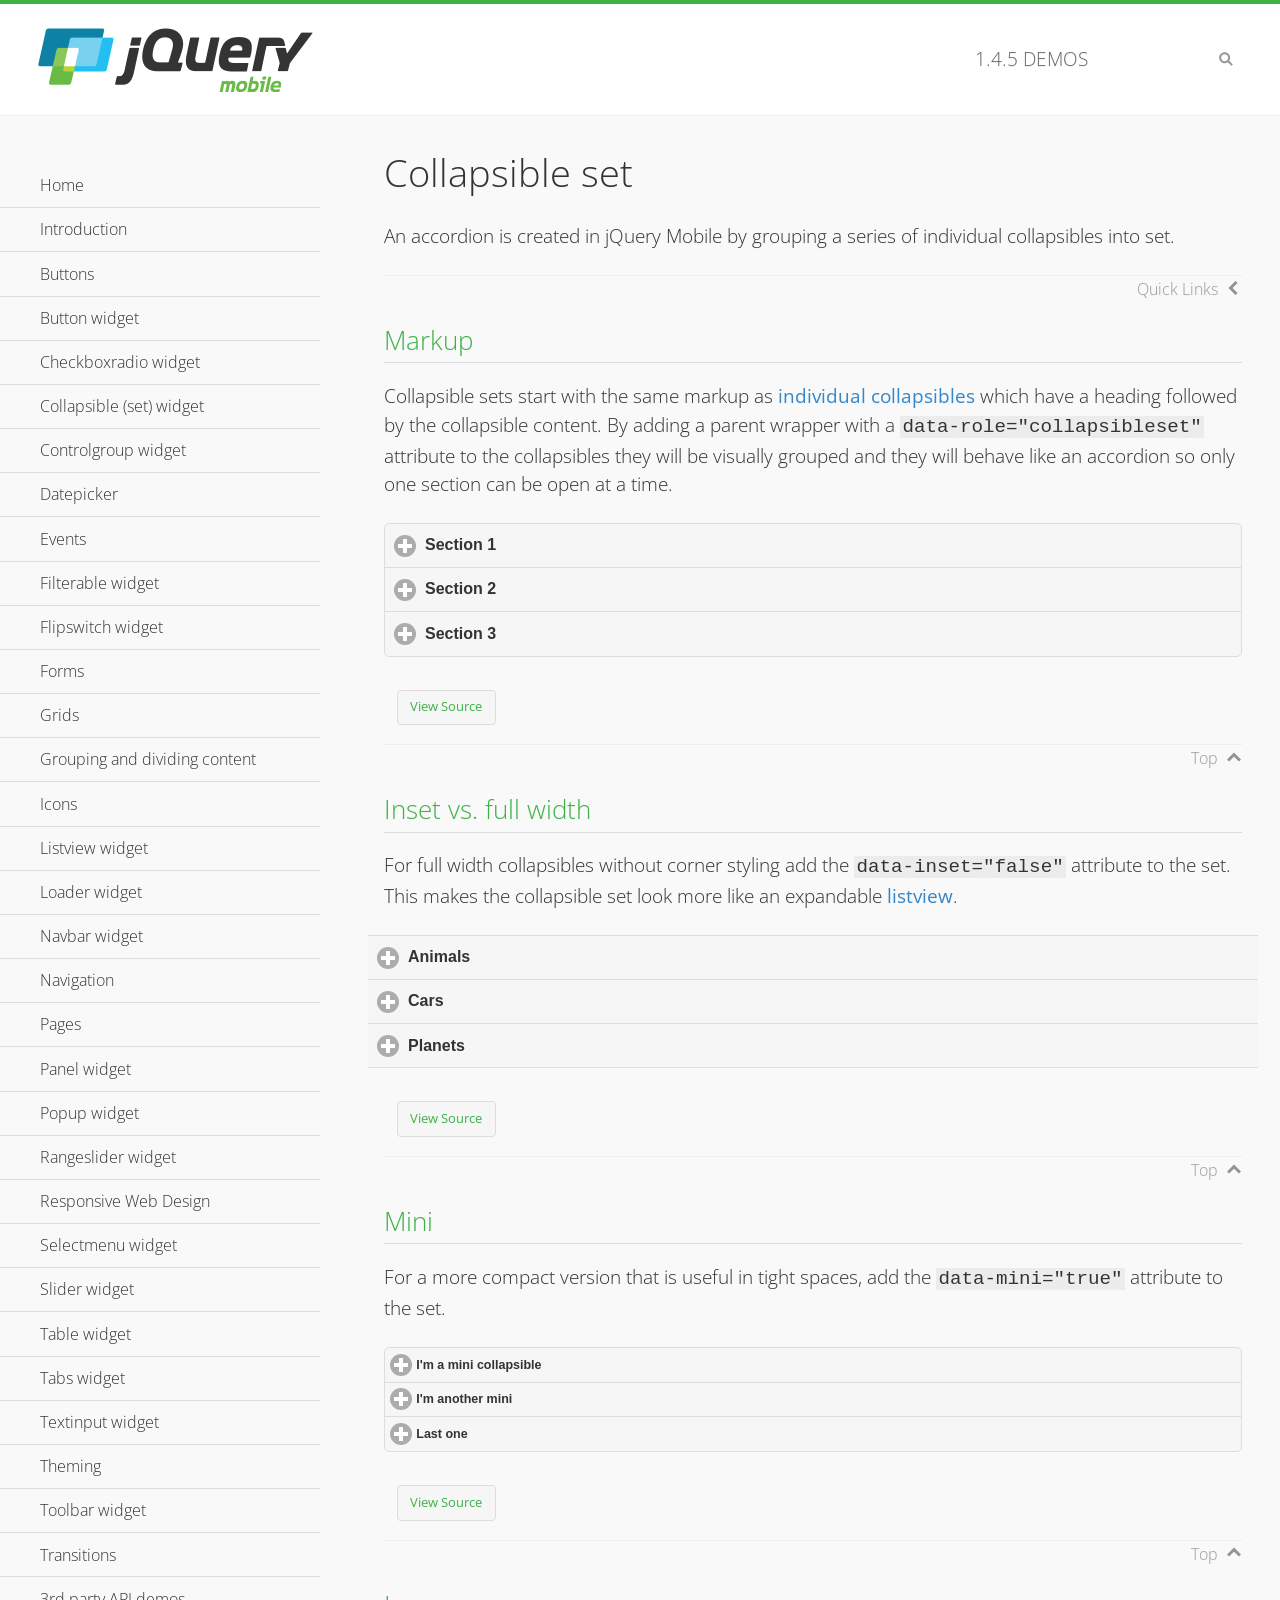
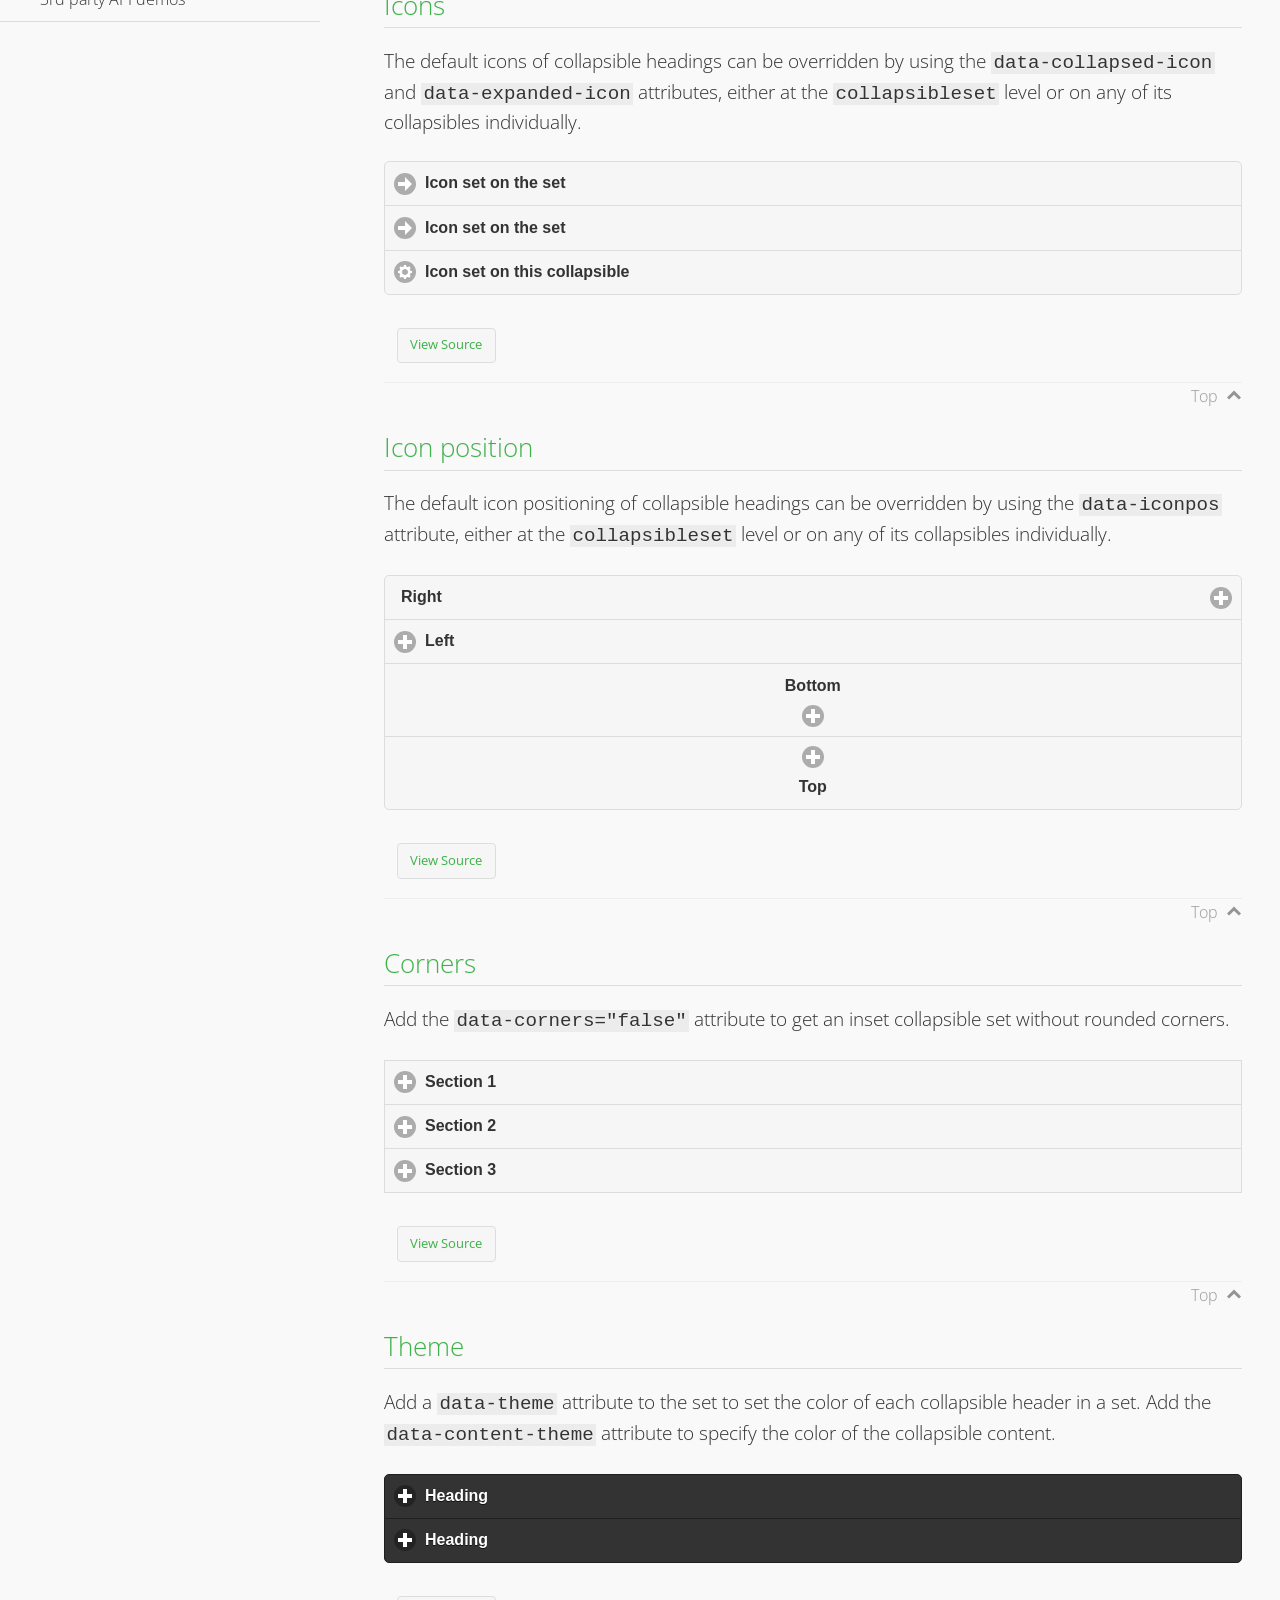
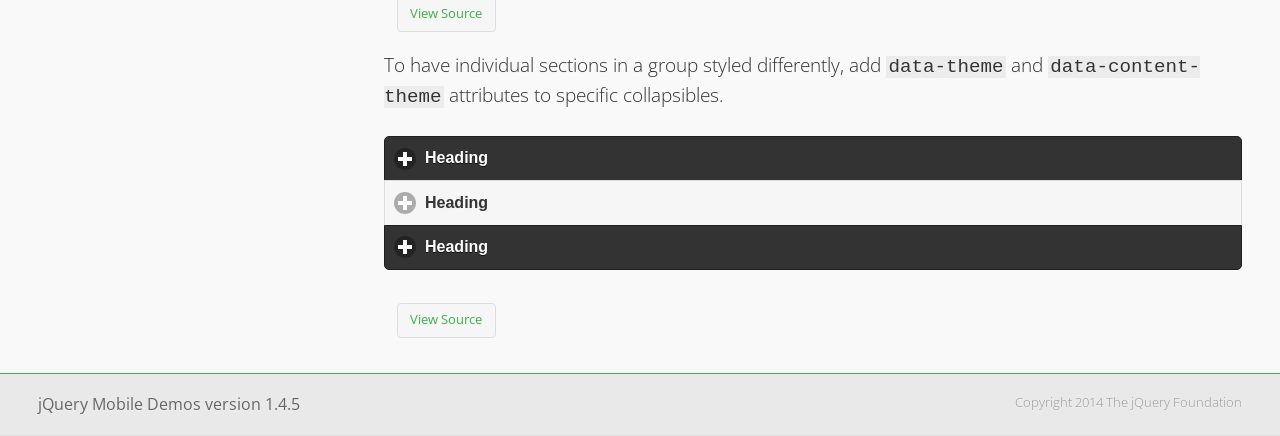
<file: css/demos/collapsibleset/index.html>
<!DOCTYPE html>
<html>
<head>
	<meta charset="utf-8">
	<meta name="viewport" content="width=device-width, initial-scale=1">
	<title>Collapsible set - jQuery Mobile Demos</title>
	<link rel="shortcut icon" href="../favicon.ico">
    <link rel="stylesheet" href="http://fonts.googleapis.com/css?family=Open+Sans:300,400,700">
	<link rel="stylesheet" href="../css/themes/default/jquery.mobile-1.4.5.min.css">
	<link rel="stylesheet" href="../_assets/css/jqm-demos.css">
	<script src="../js/jquery.js"></script>
	<script src="../_assets/js/index.js"></script>
	<script src="../js/jquery.mobile-1.4.5.min.js"></script>
</head>
<body>
<div data-role="page" class="jqm-demos" data-quicklinks="true">

	<div data-role="header" class="jqm-header">
		<h2><a href="../" title="jQuery Mobile Demos home"><img src="../_assets/img/jquery-logo.png" alt="jQuery Mobile"></a></h2>
		<p><span class="jqm-version"></span> Demos</p>
		<a href="#" class="jqm-navmenu-link ui-btn ui-btn-icon-notext ui-corner-all ui-icon-bars ui-nodisc-icon ui-alt-icon ui-btn-left">Menu</a>
		<a href="#" class="jqm-search-link ui-btn ui-btn-icon-notext ui-corner-all ui-icon-search ui-nodisc-icon ui-alt-icon ui-btn-right">Search</a>
	</div><!-- /header -->

	<div role="main" class="ui-content jqm-content">

		<h1>Collapsible set</h1>

		<p>An accordion is created in jQuery Mobile by grouping a series of individual collapsibles into set.</p>

		<h2>Markup</h2>

		<p>Collapsible sets start with the same markup as <a href="../collapsible/" data-ajax="false">individual collapsibles</a> which have a heading followed by the collapsible content. By adding a parent wrapper with a <code>data-role="collapsibleset"</code> attribute to the collapsibles they will be visually grouped and they will behave like an accordion so only one section can be open at a time.</p>

			<div data-demo-html="true">
				<div data-role="collapsibleset" data-theme="a" data-content-theme="a">
					<div data-role="collapsible">
						<h3>Section 1</h3>
					<p>I'm the collapsible content for section 1</p>
					</div>
					<div data-role="collapsible">
						<h3>Section 2</h3>
					<p>I'm the collapsible content for section 2</p>

					</div>
					<div data-role="collapsible">
						<h3>Section 3</h3>
					<p>I'm the collapsible content for section 3</p>
					</div>
				</div>
			</div><!--/demo-html -->

		<h2>Inset vs. full width</h2>

		<p>For full width collapsibles without corner styling add the <code>data-inset="false"</code> attribute to the set. This makes the collapsible set look more like an expandable <a href="../listview/">listview</a>.</p>

			<div data-demo-html="true">
				<div data-role="collapsibleset" data-inset="false">
					<div data-role="collapsible">
						<h3>Animals</h3>
						<ul data-role="listview" data-inset="false">
							<li>Cats</li>
							<li>Dogs</li>
							<li>Lizards</li>
							<li>Snakes</li>
						</ul>
					</div>
					<div data-role="collapsible">
						<h3>Cars</h3>
						<ul data-role="listview" data-inset="false">
							<li>Acura</li>
							<li>Audi</li>
							<li>BMW</li>
							<li>Cadillac</li>
						</ul>
					</div>
					<div data-role="collapsible">
						<h3>Planets</h3>
						<ul data-role="listview" data-inset="false">
							<li>Earth</li>
							<li>Jupiter</li>
							<li>Mars</li>
							<li>Mercury</li>
						</ul>
					</div>
				</div>
			</div><!--/demo-html -->

		<h2>Mini</h2>

		<p>For a more compact version that is useful in tight spaces, add the <code>data-mini="true"</code> attribute to the set. </p>

			<div data-demo-html="true">
				<div data-role="collapsibleset" data-theme="a" data-content-theme="a" data-mini="true">
					<div data-role="collapsible">
						<h3>I'm a mini collapsible</h3>
					<p>This is good for tight spaces.</p>
					</div>
					<div data-role="collapsible">
						<h3>I'm another mini</h3>
					<p>Here's some collapsible content.</p>

					</div>
					<div data-role="collapsible">
						<h3>Last one</h3>
					<p>Final bit of collapsible content.</p>
					</div>
				</div>
			</div><!--/demo-html -->

		<h2>Icons</h2>

		<p>The default icons of collapsible headings can be overridden by using the <code>data-collapsed-icon</code> and <code>data-expanded-icon</code> attributes, either at the <code>collapsibleset</code> level or on any of its collapsibles individually.</p>

			<div data-demo-html="true">
				<div data-role="collapsibleset" data-theme="a" data-content-theme="a" data-collapsed-icon="arrow-r" data-expanded-icon="arrow-d">
					<div data-role="collapsible">
						<h3>Icon set on the set</h3>
					<p>Specify the open and close icons on the set to apply it to all the collapsibles within.</p>
					</div>
					<div data-role="collapsible">
						<h3>Icon set on the set</h3>
					<p>This collapsible also gets the icon from the set.</p>
					</div>
					<div data-role="collapsible" data-collapsed-icon="gear" data-expanded-icon="delete">
						<h3>Icon set on this collapsible</h3>
					<p>The icons here are applied to this collapsible specifically, thus overriding the set icons.</p>
					</div>
				</div>
			</div><!--/demo-html -->

		<h2>Icon position</h2>

		<p>The default icon positioning of collapsible headings can be overridden by using the <code>data-iconpos</code> attribute, either at the <code>collapsibleset</code> level or on any of its collapsibles individually.</p>

			<div data-demo-html="true">
				<div data-role="collapsibleset" data-theme="a" data-content-theme="a" data-iconpos="right">
					<div data-role="collapsible">
						<h3>Right</h3>
					<p>Inherits icon positioning from <code>data-iconpos="right"</code> attribute on set.</p>
					</div>
					<div data-role="collapsible" data-iconpos="left">
						<h3>Left</h3>
					<p>Set via <code>data-iconpos="left"</code> attribute on the collapsible</p>
					</div>
					<div data-role="collapsible" data-iconpos="bottom">
						<h3>Bottom</h3>
					<p>Set via <code>data-iconpos="bottom"</code> attribute on the collapsible</p>
					</div>
					<div data-role="collapsible" data-iconpos="top">
						<h3>Top</h3>
					<p>Set via <code>data-iconpos="top"</code> attribute on the collapsible</p>
					</div>
				</div>
			</div><!--/demo-html -->

		<h2>Corners</h2>
		<p>Add the <code>data-corners="false"</code> attribute to get an inset collapsible set without rounded corners.</p>

			<div data-demo-html="true">
				<div data-role="collapsibleset" data-corners="false" data-theme="a" data-content-theme="a">
					<div data-role="collapsible">
						<h3>Section 1</h3>
					<p>Collapsible content</p>
					</div>
					<div data-role="collapsible">
						<h3>Section 2</h3>
					<p>Collapsible content</p>

					</div>
					<div data-role="collapsible">
						<h3>Section 3</h3>
					<p>Collapsible content</p>
					</div>
				</div>
			</div><!--/demo-html -->

		<h2>Theme</h2>

		<p>Add a <code>data-theme</code> attribute to the set to set the color of each collapsible header in a set. Add the <code>data-content-theme</code> attribute to specify the color of the collapsible content. </p>

			<div data-demo-html="true">
				<div data-role="collapsibleset" data-theme="b" data-content-theme="b">
					<div data-role="collapsible">
						<h3>Heading</h3>
						<p>Content</p>
					</div>
					<div data-role="collapsible">
						<h3>Heading</h3>
						<p>Content</p>
					</div>
				</div>
			</div><!--/demo-html -->

		<p>To have individual sections in a group styled differently, add <code>data-theme</code> and <code>data-content-theme</code> attributes to specific collapsibles.</p>

			<div data-demo-html="true">
				<div data-role="collapsibleset" data-theme="b" data-content-theme="b">
					<div data-role="collapsible">
						<h3>Heading</h3>
						<p>Content</p>
					</div>
					<div data-role="collapsible" data-theme="a" data-content-theme="a">
						<h3>Heading</h3>
						<p>Content</p>
					</div>
					<div data-role="collapsible">
						<h3>Heading</h3>
						<p>Content</p>
					</div>
				</div>
		</div><!--/demo-html -->

	</div><!-- /content -->
	    <div data-role="panel" class="jqm-navmenu-panel" data-position="left" data-display="overlay" data-theme="a">
	    	<ul class="jqm-list ui-alt-icon ui-nodisc-icon">
<li data-filtertext="demos homepage" data-icon="home"><a href=".././">Home</a></li>
<li data-filtertext="introduction overview getting started"><a href="../intro/" data-ajax="false">Introduction</a></li>
<li data-filtertext="buttons button markup buttonmarkup method anchor link button element"><a href="../button-markup/" data-ajax="false">Buttons</a></li>
<li data-filtertext="form button widget input button submit reset"><a href="../button/" data-ajax="false">Button widget</a></li>
<li data-role="collapsible" data-enhanced="true" data-collapsed-icon="carat-d" data-expanded-icon="carat-u" data-iconpos="right" data-inset="false" class="ui-collapsible ui-collapsible-themed-content ui-collapsible-collapsed">
	<h3 class="ui-collapsible-heading ui-collapsible-heading-collapsed">
		<a href="#" class="ui-collapsible-heading-toggle ui-btn ui-btn-icon-right ui-btn-inherit ui-icon-carat-d">
		    Checkboxradio widget<span class="ui-collapsible-heading-status"> click to expand contents</span>
		</a>
	</h3>
	<div class="ui-collapsible-content ui-body-inherit ui-collapsible-content-collapsed" aria-hidden="true">
		<ul>
			<li data-filtertext="form checkboxradio widget checkbox input checkboxes controlgroups"><a href="../checkboxradio-checkbox/" data-ajax="false">Checkboxes</a></li>
			<li data-filtertext="form checkboxradio widget radio input radio buttons controlgroups"><a href="../checkboxradio-radio/" data-ajax="false">Radio buttons</a></li>
		</ul>
	</div>
</li>
<li data-role="collapsible" data-enhanced="true" data-collapsed-icon="carat-d" data-expanded-icon="carat-u" data-iconpos="right" data-inset="false" class="ui-collapsible ui-collapsible-themed-content ui-collapsible-collapsed">
	<h3 class="ui-collapsible-heading ui-collapsible-heading-collapsed">
		<a href="#" class="ui-collapsible-heading-toggle ui-btn ui-btn-icon-right ui-btn-inherit ui-icon-carat-d">
			Collapsible (set) widget<span class="ui-collapsible-heading-status"> click to expand contents</span>
		</a>
	</h3>
	<div class="ui-collapsible-content ui-body-inherit ui-collapsible-content-collapsed" aria-hidden="true">
		<ul>
			<li data-filtertext="collapsibles content formatting"><a href="../collapsible/" data-ajax="false">Collapsible</a></li>
			<li data-filtertext="dynamic collapsible set accordion append expand"><a href="../collapsible-dynamic/" data-ajax="false">Dynamic collapsibles</a></li>
			<li data-filtertext="accordions collapsible set widget content formatting grouped collapsibles"><a href="../collapsibleset/" data-ajax="false">Collapsible set</a></li>
		</ul>
	</div>
</li>
<li data-role="collapsible" data-enhanced="true" data-collapsed-icon="carat-d" data-expanded-icon="carat-u" data-iconpos="right" data-inset="false" class="ui-collapsible ui-collapsible-themed-content ui-collapsible-collapsed">
	<h3 class="ui-collapsible-heading ui-collapsible-heading-collapsed">
		<a href="#" class="ui-collapsible-heading-toggle ui-btn ui-btn-icon-right ui-btn-inherit ui-icon-carat-d">
			Controlgroup widget<span class="ui-collapsible-heading-status"> click to expand contents</span>
		</a>
	</h3>
	<div class="ui-collapsible-content ui-body-inherit ui-collapsible-content-collapsed" aria-hidden="true">
		<ul>
			<li data-filtertext="controlgroups selectmenu checkboxradio input grouped buttons horizontal vertical"><a href="../controlgroup/" data-ajax="false">Controlgroup</a></li>
			<li data-filtertext="dynamic controlgroup dynamically add buttons"><a href="../controlgroup-dynamic/" data-ajax="false">Dynamic controlgroups</a></li>
		</ul>
	</div>
</li>
<li data-filtertext="form datepicker widget date input"><a href="../datepicker/" data-ajax="false">Datepicker</a></li>
<li data-role="collapsible" data-enhanced="true" data-collapsed-icon="carat-d" data-expanded-icon="carat-u" data-iconpos="right" data-inset="false" class="ui-collapsible ui-collapsible-themed-content ui-collapsible-collapsed">
	<h3 class="ui-collapsible-heading ui-collapsible-heading-collapsed">
		<a href="#" class="ui-collapsible-heading-toggle ui-btn ui-btn-icon-right ui-btn-inherit ui-icon-carat-d">
			Events<span class="ui-collapsible-heading-status"> click to expand contents</span>
		</a>
	</h3>
	<div class="ui-collapsible-content ui-body-inherit ui-collapsible-content-collapsed" aria-hidden="true">
		<ul>
			<li data-filtertext="swipe to delete list items listviews swipe events"><a href="../swipe-list/" data-ajax="false">Swipe list items</a></li>
			<li data-filtertext="swipe to navigate swipe page navigation swipe events"><a href="../swipe-page/" data-ajax="false">Swipe page navigation</a></li>
		</ul>
	</div>
</li>
<li data-filtertext="filterable filter elements sorting searching listview table"><a href="../filterable/" data-ajax="false">Filterable widget</a></li>
<li data-filtertext="form flipswitch widget flip toggle switch binary select checkbox input"><a href="../flipswitch/" data-ajax="false">Flipswitch widget</a></li>
<li data-role="collapsible" data-enhanced="true" data-collapsed-icon="carat-d" data-expanded-icon="carat-u" data-iconpos="right" data-inset="false" class="ui-collapsible ui-collapsible-themed-content ui-collapsible-collapsed">
	<h3 class="ui-collapsible-heading ui-collapsible-heading-collapsed">
		<a href="#" class="ui-collapsible-heading-toggle ui-btn ui-btn-icon-right ui-btn-inherit ui-icon-carat-d">
			Forms<span class="ui-collapsible-heading-status"> click to expand contents</span>
		</a>
	</h3>
	<div class="ui-collapsible-content ui-body-inherit ui-collapsible-content-collapsed" aria-hidden="true">
		<ul>
			<li data-filtertext="forms text checkbox radio range button submit reset inputs selects textarea slider flipswitch label form elements"><a href="../forms/" data-ajax="false">Forms</a></li>
			<li data-filtertext="form hide labels hidden accessible ui-hidden-accessible forms"><a href="../forms-label-hidden-accessible/" data-ajax="false">Hide labels</a></li>
			<li data-filtertext="form field containers fieldcontain ui-field-contain forms"><a href="../forms-field-contain/" data-ajax="false">Field containers</a></li>
			<li data-filtertext="forms disabled form elements"><a href="../forms-disabled/" data-ajax="false">Forms disabled</a></li>
			<li data-filtertext="forms gallery examples overview forms text checkbox radio range button submit reset inputs selects textarea slider flipswitch label form elements"><a href="../forms-gallery/" data-ajax="false">Forms gallery</a></li>
		</ul>
	</div>
</li>
<li data-role="collapsible" data-enhanced="true" data-collapsed-icon="carat-d" data-expanded-icon="carat-u" data-iconpos="right" data-inset="false" class="ui-collapsible ui-collapsible-themed-content ui-collapsible-collapsed">
	<h3 class="ui-collapsible-heading ui-collapsible-heading-collapsed">
		<a href="#" class="ui-collapsible-heading-toggle ui-btn ui-btn-icon-right ui-btn-inherit ui-icon-carat-d">
			Grids<span class="ui-collapsible-heading-status"> click to expand contents</span>
		</a>
	</h3>
	<div class="ui-collapsible-content ui-body-inherit ui-collapsible-content-collapsed" aria-hidden="true">
		<ul>
			<li data-filtertext="grids columns blocks content formatting rwd responsive css framework"><a href="../grids/" data-ajax="false">Grids</a></li>
			<li data-filtertext="buttons in grids css framework"><a href="../grids-buttons/" data-ajax="false">Buttons in grids</a></li>
			<li data-filtertext="custom responsive grids rwd css framework"><a href="../grids-custom-responsive/" data-ajax="false">Custom responsive grids</a></li>
		</ul>
	</div>
</li>
<li data-filtertext="blocks content formatting sections heading"><a href="../body-bar-classes/" data-ajax="false">Grouping and dividing content</a></li>
<li data-role="collapsible" data-enhanced="true" data-collapsed-icon="carat-d" data-expanded-icon="carat-u" data-iconpos="right" data-inset="false" class="ui-collapsible ui-collapsible-themed-content ui-collapsible-collapsed">
	<h3 class="ui-collapsible-heading ui-collapsible-heading-collapsed">
		<a href="#" class="ui-collapsible-heading-toggle ui-btn ui-btn-icon-right ui-btn-inherit ui-icon-carat-d">
			Icons<span class="ui-collapsible-heading-status"> click to expand contents</span>
		</a>
	</h3>
	<div class="ui-collapsible-content ui-body-inherit ui-collapsible-content-collapsed" aria-hidden="true">
		<ul>
			<li data-filtertext="button icons svg disc alt custom icon position"><a href="../icons/" data-ajax="false">Icons</a></li>
			<li data-filtertext=""><a href="../icons-grunticon/" data-ajax="false">Grunticon loader</a></li>
		</ul>
	</div>
</li>
<li data-role="collapsible" data-enhanced="true" data-collapsed-icon="carat-d" data-expanded-icon="carat-u" data-iconpos="right" data-inset="false" class="ui-collapsible ui-collapsible-themed-content ui-collapsible-collapsed">
	<h3 class="ui-collapsible-heading ui-collapsible-heading-collapsed">
		<a href="#" class="ui-collapsible-heading-toggle ui-btn ui-btn-icon-right ui-btn-inherit ui-icon-carat-d">
			Listview widget<span class="ui-collapsible-heading-status"> click to expand contents</span>
		</a>
	</h3>
	<div class="ui-collapsible-content ui-body-inherit ui-collapsible-content-collapsed" aria-hidden="true">
		<ul>
			<li data-filtertext="listview widget thumbnails icons nested split button collapsible ul ol"><a href="../listview/" data-ajax="false">Listview</a></li>
			<li data-filtertext="autocomplete filterable reveal listview filtertextbeforefilter placeholder"><a href="../listview-autocomplete/" data-ajax="false">Listview autocomplete</a></li>
			<li data-filtertext="autocomplete filterable reveal listview remote data filtertextbeforefilter placeholder"><a href="../listview-autocomplete-remote/" data-ajax="false">Listview autocomplete remote data</a></li>
			<li data-filtertext="autodividers anchor jump scroll linkbars listview lists ul ol"><a href="../listview-autodividers-linkbar/" data-ajax="false">Listview autodividers linkbar</a></li>
			<li data-filtertext="listview autodividers selector autodividersselector lists ul ol"><a href="../listview-autodividers-selector/" data-ajax="false">Listview autodividers selector</a></li>
			<li data-filtertext="listview nested list items"><a href="../listview-nested-lists/" data-ajax="false">Nested Listviews</a></li>
			<li data-filtertext="listview collapsible list items flat"><a href="../listview-collapsible-item-flat/" data-ajax="false">Listview collapsible list items (flat)</a></li>
			<li data-filtertext="listview collapsible list indented"><a href="../listview-collapsible-item-indented/" data-ajax="false">Listview collapsible list items (indented)</a></li>
			<li data-filtertext="grid listview responsive grids responsive listviews lists ul"><a href="../listview-grid/" data-ajax="false">Listview responsive grid</a></li>
		</ul>
	</div>
</li>
<li data-filtertext="loader widget page loading navigation overlay spinner"><a href="../loader/" data-ajax="false">Loader widget</a></li>
<li data-filtertext="navbar widget navmenu toolbars header footer"><a href="../navbar/" data-ajax="false">Navbar widget</a></li>
<li data-role="collapsible" data-enhanced="true" data-collapsed-icon="carat-d" data-expanded-icon="carat-u" data-iconpos="right" data-inset="false" class="ui-collapsible ui-collapsible-themed-content ui-collapsible-collapsed">
	<h3 class="ui-collapsible-heading ui-collapsible-heading-collapsed">
		<a href="#" class="ui-collapsible-heading-toggle ui-btn ui-btn-icon-right ui-btn-inherit ui-icon-carat-d">
			Navigation<span class="ui-collapsible-heading-status"> click to expand contents</span>
		</a>
	</h3>
	<div class="ui-collapsible-content ui-body-inherit ui-collapsible-content-collapsed" aria-hidden="true">
		<ul>
			<li data-filtertext="ajax navigation navigate widget history event method"><a href="../navigation/" data-ajax="false">Navigation</a></li>
			<li data-filtertext="linking pages page links navigation ajax prefetch cache"><a href="../navigation-linking-pages/" data-ajax="false">Linking pages</a></li>
			<!-- <li data-filtertext="php redirect server redirection server-side navigation"><a href="../navigation-php-redirect/" data-ajax="false">PHP redirect demo</a></li>-->
			<li data-filtertext="navigation redirection hash query"><a href="../navigation-hash-processing/" data-ajax="false">Hash processing demo</a></li>
			<li data-filtertext="navigation redirection hash query"><a href="../page-events/" data-ajax="false">Page Navigation Events</a></li>
		</ul>
	</div>
</li>
<li data-role="collapsible" data-enhanced="true" data-collapsed-icon="carat-d" data-expanded-icon="carat-u" data-iconpos="right" data-inset="false" class="ui-collapsible ui-collapsible-themed-content ui-collapsible-collapsed">
	<h3 class="ui-collapsible-heading ui-collapsible-heading-collapsed">
		<a href="#" class="ui-collapsible-heading-toggle ui-btn ui-btn-icon-right ui-btn-inherit ui-icon-carat-d">
			Pages<span class="ui-collapsible-heading-status"> click to expand contents</span>
		</a>
	</h3>
	<div class="ui-collapsible-content ui-body-inherit ui-collapsible-content-collapsed" aria-hidden="true">
		<ul>
			<li data-filtertext="pages page widget ajax navigation"><a href="../pages/" data-ajax="false">Pages</a></li>
			<li data-filtertext="single page"><a href="../pages-single-page/" data-ajax="false">Single page</a></li>
			<li data-filtertext="multipage multi-page page"><a href="../pages-multi-page/" data-ajax="false">Multi-page template</a></li>
			<li data-filtertext="dialog page widget modal popup"><a href="../pages-dialog/" data-ajax="false">Dialog page</a></li>
		</ul>
	</div>
</li>
<li data-role="collapsible" data-enhanced="true" data-collapsed-icon="carat-d" data-expanded-icon="carat-u" data-iconpos="right" data-inset="false" class="ui-collapsible ui-collapsible-themed-content ui-collapsible-collapsed">
	<h3 class="ui-collapsible-heading ui-collapsible-heading-collapsed">
		<a href="#" class="ui-collapsible-heading-toggle ui-btn ui-btn-icon-right ui-btn-inherit ui-icon-carat-d">
			Panel widget<span class="ui-collapsible-heading-status"> click to expand contents</span>
		</a>
	</h3>
	<div class="ui-collapsible-content ui-body-inherit ui-collapsible-content-collapsed" aria-hidden="true">
		<ul>
			<li data-filtertext="panel widget sliding panels reveal push overlay responsive"><a href="../panel/" data-ajax="false">Panel</a></li>
			<li data-filtertext=""><a href="../panel-external/" data-ajax="false">External panels</a></li>
			<li data-filtertext="panel "><a href="../panel-fixed/" data-ajax="false">Fixed panels</a></li>
			<li data-filtertext="panel slide panels sliding panels shadow rwd responsive breakpoint"><a href="../panel-responsive/" data-ajax="false">Panels responsive</a></li>
			<li data-filtertext="panel custom style custom panel width reveal shadow listview panel styling page background wrapper"><a href="../panel-styling/" data-ajax="false">Custom panel style</a></li>
			<li data-filtertext="panel open on swipe"><a href="../panel-swipe-open/" data-ajax="false">Panel open on swipe</a></li>
			<li data-filtertext="panels outside page internal external toolbars"><a href="../panel-external-internal/" data-ajax="false">Panel external and internal</a></li>
		</ul>
	</div>
</li>
<li data-role="collapsible" data-enhanced="true" data-collapsed-icon="carat-d" data-expanded-icon="carat-u" data-iconpos="right" data-inset="false" class="ui-collapsible ui-collapsible-themed-content ui-collapsible-collapsed">
	<h3 class="ui-collapsible-heading ui-collapsible-heading-collapsed">
		<a href="#" class="ui-collapsible-heading-toggle ui-btn ui-btn-icon-right ui-btn-inherit ui-icon-carat-d">
			Popup widget<span class="ui-collapsible-heading-status"> click to expand contents</span>
		</a>
	</h3>
	<div class="ui-collapsible-content ui-body-inherit ui-collapsible-content-collapsed" aria-hidden="true">
		<ul>
			<li data-filtertext="popup widget popups dialog modal transition tooltip lightbox form overlay screen flip pop fade transition"><a href="../popup/" data-ajax="false">Popup</a></li>
			<li data-filtertext="popup alignment position"><a href="../popup-alignment/" data-ajax="false">Popup alignment</a></li>
			<li data-filtertext="popup arrow size popups popover"><a href="../popup-arrow-size/" data-ajax="false">Popup arrow size</a></li>
			<li data-filtertext="dynamic popups popup images lightbox"><a href="../popup-dynamic/" data-ajax="false">Dynamic popups</a></li>
			<li data-filtertext="popups with iframes scaling"><a href="../popup-iframe/" data-ajax="false">Popups with iframes</a></li>
			<li data-filtertext="popup image scaling"><a href="../popup-image-scaling/" data-ajax="false">Popup image scaling</a></li>
			<li data-filtertext="external popup outside multi-page"><a href="../popup-outside-multipage/" data-ajax="false">Popup outside multi-page</a></li>
		</ul>
	</div>
</li>
<li data-filtertext="form rangeslider widget dual sliders dual handle sliders range input"><a href="../rangeslider/" data-ajax="false">Rangeslider widget</a></li>
<li data-filtertext="responsive web design rwd adaptive progressive enhancement PE accessible mobile breakpoints media query media queries"><a href="../rwd/" data-ajax="false">Responsive Web Design</a></li>
<li data-role="collapsible" data-enhanced="true" data-collapsed-icon="carat-d" data-expanded-icon="carat-u" data-iconpos="right" data-inset="false" class="ui-collapsible ui-collapsible-themed-content ui-collapsible-collapsed">
	<h3 class="ui-collapsible-heading ui-collapsible-heading-collapsed">
		<a href="#" class="ui-collapsible-heading-toggle ui-btn ui-btn-icon-right ui-btn-inherit ui-icon-carat-d">
			Selectmenu widget<span class="ui-collapsible-heading-status"> click to expand contents</span>
		</a>
	</h3>
	<div class="ui-collapsible-content ui-body-inherit ui-collapsible-content-collapsed" aria-hidden="true">
		<ul>
			<li data-filtertext="form selectmenu widget select input custom select menu selects"><a href="../selectmenu/" data-ajax="false">Selectmenu</a></li>
			<li data-filtertext="form custom select menu selectmenu widget custom menu option optgroup multiple selects"><a href="../selectmenu-custom/" data-ajax="false">Custom select menu</a></li>
			<li data-filtertext="filterable select filter popup dialog"><a href="../selectmenu-custom-filter/" data-ajax="false">Custom select menu with filter</a></li>
		</ul>
	</div>
</li>
<li data-role="collapsible" data-enhanced="true" data-collapsed-icon="carat-d" data-expanded-icon="carat-u" data-iconpos="right" data-inset="false" class="ui-collapsible ui-collapsible-themed-content ui-collapsible-collapsed">
	<h3 class="ui-collapsible-heading ui-collapsible-heading-collapsed">
		<a href="#" class="ui-collapsible-heading-toggle ui-btn ui-btn-icon-right ui-btn-inherit ui-icon-carat-d">
			Slider widget<span class="ui-collapsible-heading-status"> click to expand contents</span>
		</a>
	</h3>
	<div class="ui-collapsible-content ui-body-inherit ui-collapsible-content-collapsed" aria-hidden="true">
		<ul>
			<li data-filtertext="form slider widget range input single sliders"><a href="../slider/" data-ajax="false">Slider</a></li>
			<li data-filtertext="form slider widget flipswitch slider binary select flip toggle switch"><a href="../slider-flipswitch/" data-ajax="false">Slider flip toggle switch</a></li>
			<li data-filtertext="form slider tooltip handle value input range sliders"><a href="../slider-tooltip/" data-ajax="false">Slider tooltip</a></li>
		</ul>
	</div>
</li>
<li data-role="collapsible" data-enhanced="true" data-collapsed-icon="carat-d" data-expanded-icon="carat-u" data-iconpos="right" data-inset="false" class="ui-collapsible ui-collapsible-themed-content ui-collapsible-collapsed">
	<h3 class="ui-collapsible-heading ui-collapsible-heading-collapsed">
		<a href="#" class="ui-collapsible-heading-toggle ui-btn ui-btn-icon-right ui-btn-inherit ui-icon-carat-d">
			Table widget<span class="ui-collapsible-heading-status"> click to expand contents</span>
		</a>
	</h3>
	<div class="ui-collapsible-content ui-body-inherit ui-collapsible-content-collapsed" aria-hidden="true">
		<ul>
			<li data-filtertext="table widget reflow column toggle th td responsive tables rwd hide show tabular"><a href="../table-column-toggle/" data-ajax="false">Table Column Toggle</a></li>
			<li data-filtertext="table column toggle phone comparison demo"><a href="../table-column-toggle-example/" data-ajax="false">Table Column Toggle demo</a></li>
			<li data-filtertext="responsive tables table column toggle heading groups rwd breakpoint"><a href="../table-column-toggle-heading-groups/" data-ajax="false">Table Column Toggle heading groups</a></li>
			<li data-filtertext="responsive tables table column toggle hide rwd breakpoint customization options"><a href="../table-column-toggle-options/" data-ajax="false">Table Column Toggle options</a></li>
			<li data-filtertext="table reflow th td responsive rwd columns tabular"><a href="../table-reflow/" data-ajax="false">Table Reflow</a></li>
			<li data-filtertext="responsive tables table reflow heading groups rwd breakpoint"><a href="../table-reflow-heading-groups/" data-ajax="false">Table Reflow heading groups</a></li>
			<li data-filtertext="responsive tables table reflow stripes strokes table style"><a href="../table-reflow-stripes-strokes/" data-ajax="false">Table Reflow stripes and strokes</a></li>
			<li data-filtertext="responsive tables table reflow stack custom styles"><a href="../table-reflow-styling/" data-ajax="false">Table Reflow custom styles</a></li>
		</ul>
	</div>
</li>
<li data-filtertext="ui tabs widget"><a href="../tabs/" data-ajax="false">Tabs widget</a></li>
<li data-filtertext="form textinput widget text input textarea number date time tel email file color password"><a href="../textinput/" data-ajax="false">Textinput widget</a></li>
<li data-role="collapsible" data-enhanced="true" data-collapsed-icon="carat-d" data-expanded-icon="carat-u" data-iconpos="right" data-inset="false" class="ui-collapsible ui-collapsible-themed-content ui-collapsible-collapsed">
	<h3 class="ui-collapsible-heading ui-collapsible-heading-collapsed">
		<a href="#" class="ui-collapsible-heading-toggle ui-btn ui-btn-icon-right ui-btn-inherit ui-icon-carat-d">
			Theming<span class="ui-collapsible-heading-status"> click to expand contents</span>
		</a>
	</h3>
	<div class="ui-collapsible-content ui-body-inherit ui-collapsible-content-collapsed" aria-hidden="true">
		<ul>
			<li data-filtertext="default theme swatches theming style css"><a href="../theme-default/" data-ajax="false">Default theme</a></li>
			<li data-filtertext="classic theme old theme swatches theming style css"><a href="../theme-classic/" data-ajax="false">Classic theme</a></li>
		</ul>
	</div>
</li>
<li data-role="collapsible" data-enhanced="true" data-collapsed-icon="carat-d" data-expanded-icon="carat-u" data-iconpos="right" data-inset="false" class="ui-collapsible ui-collapsible-themed-content ui-collapsible-collapsed">
	<h3 class="ui-collapsible-heading ui-collapsible-heading-collapsed">
		<a href="#" class="ui-collapsible-heading-toggle ui-btn ui-btn-icon-right ui-btn-inherit ui-icon-carat-d">
			Toolbar widget<span class="ui-collapsible-heading-status"> click to expand contents</span>
		</a>
	</h3>
	<div class="ui-collapsible-content ui-body-inherit ui-collapsible-content-collapsed" aria-hidden="true">
		<ul>
			<li data-filtertext="toolbar widget header footer toolbars fixed fullscreen external sections"><a href="../toolbar/" data-ajax="false">Toolbar</a></li>
			<li data-filtertext="dynamic toolbars dynamically add toolbar header footer"><a href="../toolbar-dynamic/" data-ajax="false">Dynamic toolbars</a></li>
			<li data-filtertext="external toolbars header footer"><a href="../toolbar-external/" data-ajax="false">External toolbars</a></li>
			<li data-filtertext="fixed toolbars header footer"><a href="../toolbar-fixed/" data-ajax="false">Fixed toolbars</a></li>
			<li data-filtertext="fixed fullscreen toolbars header footer"><a href="../toolbar-fixed-fullscreen/" data-ajax="false">Fullscreen toolbars</a></li>
			<li data-filtertext="external fixed toolbars header footer"><a href="../toolbar-fixed-external/" data-ajax="false">Fixed external toolbars</a></li>
			<li data-filtertext="external persistent toolbars header footer navbar navmenu"><a href="../toolbar-fixed-persistent/" data-ajax="false">Persistent toolbars</a></li>
			<li data-filtertext="external ajax optimized toolbars persistent toolbars header footer navbar"><a href="../toolbar-fixed-persistent-optimized/" data-ajax="false">Ajax optimized toolbars</a></li>
			<li data-filtertext="form in toolbars header footer"><a href="../toolbar-fixed-forms/" data-ajax="false">Form in toolbar</a></li>
		</ul>
	</div>
</li>
<li data-filtertext="page transitions animated pages popup navigation flip slide fade pop"><a href="../transitions/" data-ajax="false">Transitions</a></li>
<li data-role="collapsible" data-enhanced="true" data-collapsed-icon="carat-d" data-expanded-icon="carat-u" data-iconpos="right" data-inset="false" class="ui-collapsible ui-collapsible-themed-content ui-collapsible-collapsed">
	<h3 class="ui-collapsible-heading ui-collapsible-heading-collapsed">
		<a href="#" class="ui-collapsible-heading-toggle ui-btn ui-btn-icon-right ui-btn-inherit ui-icon-carat-d">
			3rd party API demos<span class="ui-collapsible-heading-status"> click to expand contents</span>
		</a>
	</h3>
	<div class="ui-collapsible-content ui-body-inherit ui-collapsible-content-collapsed" aria-hidden="true">
		<ul>
			<li data-filtertext="backbone requirejs navigation router"><a href="../backbone-requirejs/" data-ajax="false">Backbone RequireJS</a></li>
			<li data-filtertext="google maps geolocation demo"><a href="../map-geolocation/" data-ajax="false">Google Maps geolocation</a></li>
			<li data-filtertext="google maps hybrid"><a href="../map-list-toggle/" data-ajax="false">Google Maps list toggle</a></li>
		</ul>
	</div>
</li>



		     </ul>
		</div><!-- /panel -->


	<div data-role="footer" data-position="fixed" data-tap-toggle="false" class="jqm-footer">
		<p>jQuery Mobile Demos version <span class="jqm-version"></span></p>
		<p>Copyright 2014 The jQuery Foundation</p>
	</div><!-- /footer -->
	<!-- TODO: This should become an external panel so we can add input to markup (unique ID) -->
    <div data-role="panel" class="jqm-search-panel" data-position="right" data-display="overlay" data-theme="a">
		<div class="jqm-search">
			<ul class="jqm-list" data-filter-placeholder="Search demos..." data-filter-reveal="true">
<li data-filtertext="demos homepage" data-icon="home"><a href=".././">Home</a></li>
<li data-filtertext="introduction overview getting started"><a href="../intro/" data-ajax="false">Introduction</a></li>
<li data-filtertext="buttons button markup buttonmarkup method anchor link button element"><a href="../button-markup/" data-ajax="false">Buttons</a></li>
<li data-filtertext="form button widget input button submit reset"><a href="../button/" data-ajax="false">Button widget</a></li>
<li data-role="collapsible" data-enhanced="true" data-collapsed-icon="carat-d" data-expanded-icon="carat-u" data-iconpos="right" data-inset="false" class="ui-collapsible ui-collapsible-themed-content ui-collapsible-collapsed">
	<h3 class="ui-collapsible-heading ui-collapsible-heading-collapsed">
		<a href="#" class="ui-collapsible-heading-toggle ui-btn ui-btn-icon-right ui-btn-inherit ui-icon-carat-d">
		    Checkboxradio widget<span class="ui-collapsible-heading-status"> click to expand contents</span>
		</a>
	</h3>
	<div class="ui-collapsible-content ui-body-inherit ui-collapsible-content-collapsed" aria-hidden="true">
		<ul>
			<li data-filtertext="form checkboxradio widget checkbox input checkboxes controlgroups"><a href="../checkboxradio-checkbox/" data-ajax="false">Checkboxes</a></li>
			<li data-filtertext="form checkboxradio widget radio input radio buttons controlgroups"><a href="../checkboxradio-radio/" data-ajax="false">Radio buttons</a></li>
		</ul>
	</div>
</li>
<li data-role="collapsible" data-enhanced="true" data-collapsed-icon="carat-d" data-expanded-icon="carat-u" data-iconpos="right" data-inset="false" class="ui-collapsible ui-collapsible-themed-content ui-collapsible-collapsed">
	<h3 class="ui-collapsible-heading ui-collapsible-heading-collapsed">
		<a href="#" class="ui-collapsible-heading-toggle ui-btn ui-btn-icon-right ui-btn-inherit ui-icon-carat-d">
			Collapsible (set) widget<span class="ui-collapsible-heading-status"> click to expand contents</span>
		</a>
	</h3>
	<div class="ui-collapsible-content ui-body-inherit ui-collapsible-content-collapsed" aria-hidden="true">
		<ul>
			<li data-filtertext="collapsibles content formatting"><a href="../collapsible/" data-ajax="false">Collapsible</a></li>
			<li data-filtertext="dynamic collapsible set accordion append expand"><a href="../collapsible-dynamic/" data-ajax="false">Dynamic collapsibles</a></li>
			<li data-filtertext="accordions collapsible set widget content formatting grouped collapsibles"><a href="../collapsibleset/" data-ajax="false">Collapsible set</a></li>
		</ul>
	</div>
</li>
<li data-role="collapsible" data-enhanced="true" data-collapsed-icon="carat-d" data-expanded-icon="carat-u" data-iconpos="right" data-inset="false" class="ui-collapsible ui-collapsible-themed-content ui-collapsible-collapsed">
	<h3 class="ui-collapsible-heading ui-collapsible-heading-collapsed">
		<a href="#" class="ui-collapsible-heading-toggle ui-btn ui-btn-icon-right ui-btn-inherit ui-icon-carat-d">
			Controlgroup widget<span class="ui-collapsible-heading-status"> click to expand contents</span>
		</a>
	</h3>
	<div class="ui-collapsible-content ui-body-inherit ui-collapsible-content-collapsed" aria-hidden="true">
		<ul>
			<li data-filtertext="controlgroups selectmenu checkboxradio input grouped buttons horizontal vertical"><a href="../controlgroup/" data-ajax="false">Controlgroup</a></li>
			<li data-filtertext="dynamic controlgroup dynamically add buttons"><a href="../controlgroup-dynamic/" data-ajax="false">Dynamic controlgroups</a></li>
		</ul>
	</div>
</li>
<li data-filtertext="form datepicker widget date input"><a href="../datepicker/" data-ajax="false">Datepicker</a></li>
<li data-role="collapsible" data-enhanced="true" data-collapsed-icon="carat-d" data-expanded-icon="carat-u" data-iconpos="right" data-inset="false" class="ui-collapsible ui-collapsible-themed-content ui-collapsible-collapsed">
	<h3 class="ui-collapsible-heading ui-collapsible-heading-collapsed">
		<a href="#" class="ui-collapsible-heading-toggle ui-btn ui-btn-icon-right ui-btn-inherit ui-icon-carat-d">
			Events<span class="ui-collapsible-heading-status"> click to expand contents</span>
		</a>
	</h3>
	<div class="ui-collapsible-content ui-body-inherit ui-collapsible-content-collapsed" aria-hidden="true">
		<ul>
			<li data-filtertext="swipe to delete list items listviews swipe events"><a href="../swipe-list/" data-ajax="false">Swipe list items</a></li>
			<li data-filtertext="swipe to navigate swipe page navigation swipe events"><a href="../swipe-page/" data-ajax="false">Swipe page navigation</a></li>
		</ul>
	</div>
</li>
<li data-filtertext="filterable filter elements sorting searching listview table"><a href="../filterable/" data-ajax="false">Filterable widget</a></li>
<li data-filtertext="form flipswitch widget flip toggle switch binary select checkbox input"><a href="../flipswitch/" data-ajax="false">Flipswitch widget</a></li>
<li data-role="collapsible" data-enhanced="true" data-collapsed-icon="carat-d" data-expanded-icon="carat-u" data-iconpos="right" data-inset="false" class="ui-collapsible ui-collapsible-themed-content ui-collapsible-collapsed">
	<h3 class="ui-collapsible-heading ui-collapsible-heading-collapsed">
		<a href="#" class="ui-collapsible-heading-toggle ui-btn ui-btn-icon-right ui-btn-inherit ui-icon-carat-d">
			Forms<span class="ui-collapsible-heading-status"> click to expand contents</span>
		</a>
	</h3>
	<div class="ui-collapsible-content ui-body-inherit ui-collapsible-content-collapsed" aria-hidden="true">
		<ul>
			<li data-filtertext="forms text checkbox radio range button submit reset inputs selects textarea slider flipswitch label form elements"><a href="../forms/" data-ajax="false">Forms</a></li>
			<li data-filtertext="form hide labels hidden accessible ui-hidden-accessible forms"><a href="../forms-label-hidden-accessible/" data-ajax="false">Hide labels</a></li>
			<li data-filtertext="form field containers fieldcontain ui-field-contain forms"><a href="../forms-field-contain/" data-ajax="false">Field containers</a></li>
			<li data-filtertext="forms disabled form elements"><a href="../forms-disabled/" data-ajax="false">Forms disabled</a></li>
			<li data-filtertext="forms gallery examples overview forms text checkbox radio range button submit reset inputs selects textarea slider flipswitch label form elements"><a href="../forms-gallery/" data-ajax="false">Forms gallery</a></li>
		</ul>
	</div>
</li>
<li data-role="collapsible" data-enhanced="true" data-collapsed-icon="carat-d" data-expanded-icon="carat-u" data-iconpos="right" data-inset="false" class="ui-collapsible ui-collapsible-themed-content ui-collapsible-collapsed">
	<h3 class="ui-collapsible-heading ui-collapsible-heading-collapsed">
		<a href="#" class="ui-collapsible-heading-toggle ui-btn ui-btn-icon-right ui-btn-inherit ui-icon-carat-d">
			Grids<span class="ui-collapsible-heading-status"> click to expand contents</span>
		</a>
	</h3>
	<div class="ui-collapsible-content ui-body-inherit ui-collapsible-content-collapsed" aria-hidden="true">
		<ul>
			<li data-filtertext="grids columns blocks content formatting rwd responsive css framework"><a href="../grids/" data-ajax="false">Grids</a></li>
			<li data-filtertext="buttons in grids css framework"><a href="../grids-buttons/" data-ajax="false">Buttons in grids</a></li>
			<li data-filtertext="custom responsive grids rwd css framework"><a href="../grids-custom-responsive/" data-ajax="false">Custom responsive grids</a></li>
		</ul>
	</div>
</li>
<li data-filtertext="blocks content formatting sections heading"><a href="../body-bar-classes/" data-ajax="false">Grouping and dividing content</a></li>
<li data-role="collapsible" data-enhanced="true" data-collapsed-icon="carat-d" data-expanded-icon="carat-u" data-iconpos="right" data-inset="false" class="ui-collapsible ui-collapsible-themed-content ui-collapsible-collapsed">
	<h3 class="ui-collapsible-heading ui-collapsible-heading-collapsed">
		<a href="#" class="ui-collapsible-heading-toggle ui-btn ui-btn-icon-right ui-btn-inherit ui-icon-carat-d">
			Icons<span class="ui-collapsible-heading-status"> click to expand contents</span>
		</a>
	</h3>
	<div class="ui-collapsible-content ui-body-inherit ui-collapsible-content-collapsed" aria-hidden="true">
		<ul>
			<li data-filtertext="button icons svg disc alt custom icon position"><a href="../icons/" data-ajax="false">Icons</a></li>
			<li data-filtertext=""><a href="../icons-grunticon/" data-ajax="false">Grunticon loader</a></li>
		</ul>
	</div>
</li>
<li data-role="collapsible" data-enhanced="true" data-collapsed-icon="carat-d" data-expanded-icon="carat-u" data-iconpos="right" data-inset="false" class="ui-collapsible ui-collapsible-themed-content ui-collapsible-collapsed">
	<h3 class="ui-collapsible-heading ui-collapsible-heading-collapsed">
		<a href="#" class="ui-collapsible-heading-toggle ui-btn ui-btn-icon-right ui-btn-inherit ui-icon-carat-d">
			Listview widget<span class="ui-collapsible-heading-status"> click to expand contents</span>
		</a>
	</h3>
	<div class="ui-collapsible-content ui-body-inherit ui-collapsible-content-collapsed" aria-hidden="true">
		<ul>
			<li data-filtertext="listview widget thumbnails icons nested split button collapsible ul ol"><a href="../listview/" data-ajax="false">Listview</a></li>
			<li data-filtertext="autocomplete filterable reveal listview filtertextbeforefilter placeholder"><a href="../listview-autocomplete/" data-ajax="false">Listview autocomplete</a></li>
			<li data-filtertext="autocomplete filterable reveal listview remote data filtertextbeforefilter placeholder"><a href="../listview-autocomplete-remote/" data-ajax="false">Listview autocomplete remote data</a></li>
			<li data-filtertext="autodividers anchor jump scroll linkbars listview lists ul ol"><a href="../listview-autodividers-linkbar/" data-ajax="false">Listview autodividers linkbar</a></li>
			<li data-filtertext="listview autodividers selector autodividersselector lists ul ol"><a href="../listview-autodividers-selector/" data-ajax="false">Listview autodividers selector</a></li>
			<li data-filtertext="listview nested list items"><a href="../listview-nested-lists/" data-ajax="false">Nested Listviews</a></li>
			<li data-filtertext="listview collapsible list items flat"><a href="../listview-collapsible-item-flat/" data-ajax="false">Listview collapsible list items (flat)</a></li>
			<li data-filtertext="listview collapsible list indented"><a href="../listview-collapsible-item-indented/" data-ajax="false">Listview collapsible list items (indented)</a></li>
			<li data-filtertext="grid listview responsive grids responsive listviews lists ul"><a href="../listview-grid/" data-ajax="false">Listview responsive grid</a></li>
		</ul>
	</div>
</li>
<li data-filtertext="loader widget page loading navigation overlay spinner"><a href="../loader/" data-ajax="false">Loader widget</a></li>
<li data-filtertext="navbar widget navmenu toolbars header footer"><a href="../navbar/" data-ajax="false">Navbar widget</a></li>
<li data-role="collapsible" data-enhanced="true" data-collapsed-icon="carat-d" data-expanded-icon="carat-u" data-iconpos="right" data-inset="false" class="ui-collapsible ui-collapsible-themed-content ui-collapsible-collapsed">
	<h3 class="ui-collapsible-heading ui-collapsible-heading-collapsed">
		<a href="#" class="ui-collapsible-heading-toggle ui-btn ui-btn-icon-right ui-btn-inherit ui-icon-carat-d">
			Navigation<span class="ui-collapsible-heading-status"> click to expand contents</span>
		</a>
	</h3>
	<div class="ui-collapsible-content ui-body-inherit ui-collapsible-content-collapsed" aria-hidden="true">
		<ul>
			<li data-filtertext="ajax navigation navigate widget history event method"><a href="../navigation/" data-ajax="false">Navigation</a></li>
			<li data-filtertext="linking pages page links navigation ajax prefetch cache"><a href="../navigation-linking-pages/" data-ajax="false">Linking pages</a></li>
			<!-- <li data-filtertext="php redirect server redirection server-side navigation"><a href="../navigation-php-redirect/" data-ajax="false">PHP redirect demo</a></li>-->
			<li data-filtertext="navigation redirection hash query"><a href="../navigation-hash-processing/" data-ajax="false">Hash processing demo</a></li>
			<li data-filtertext="navigation redirection hash query"><a href="../page-events/" data-ajax="false">Page Navigation Events</a></li>
		</ul>
	</div>
</li>
<li data-role="collapsible" data-enhanced="true" data-collapsed-icon="carat-d" data-expanded-icon="carat-u" data-iconpos="right" data-inset="false" class="ui-collapsible ui-collapsible-themed-content ui-collapsible-collapsed">
	<h3 class="ui-collapsible-heading ui-collapsible-heading-collapsed">
		<a href="#" class="ui-collapsible-heading-toggle ui-btn ui-btn-icon-right ui-btn-inherit ui-icon-carat-d">
			Pages<span class="ui-collapsible-heading-status"> click to expand contents</span>
		</a>
	</h3>
	<div class="ui-collapsible-content ui-body-inherit ui-collapsible-content-collapsed" aria-hidden="true">
		<ul>
			<li data-filtertext="pages page widget ajax navigation"><a href="../pages/" data-ajax="false">Pages</a></li>
			<li data-filtertext="single page"><a href="../pages-single-page/" data-ajax="false">Single page</a></li>
			<li data-filtertext="multipage multi-page page"><a href="../pages-multi-page/" data-ajax="false">Multi-page template</a></li>
			<li data-filtertext="dialog page widget modal popup"><a href="../pages-dialog/" data-ajax="false">Dialog page</a></li>
		</ul>
	</div>
</li>
<li data-role="collapsible" data-enhanced="true" data-collapsed-icon="carat-d" data-expanded-icon="carat-u" data-iconpos="right" data-inset="false" class="ui-collapsible ui-collapsible-themed-content ui-collapsible-collapsed">
	<h3 class="ui-collapsible-heading ui-collapsible-heading-collapsed">
		<a href="#" class="ui-collapsible-heading-toggle ui-btn ui-btn-icon-right ui-btn-inherit ui-icon-carat-d">
			Panel widget<span class="ui-collapsible-heading-status"> click to expand contents</span>
		</a>
	</h3>
	<div class="ui-collapsible-content ui-body-inherit ui-collapsible-content-collapsed" aria-hidden="true">
		<ul>
			<li data-filtertext="panel widget sliding panels reveal push overlay responsive"><a href="../panel/" data-ajax="false">Panel</a></li>
			<li data-filtertext=""><a href="../panel-external/" data-ajax="false">External panels</a></li>
			<li data-filtertext="panel "><a href="../panel-fixed/" data-ajax="false">Fixed panels</a></li>
			<li data-filtertext="panel slide panels sliding panels shadow rwd responsive breakpoint"><a href="../panel-responsive/" data-ajax="false">Panels responsive</a></li>
			<li data-filtertext="panel custom style custom panel width reveal shadow listview panel styling page background wrapper"><a href="../panel-styling/" data-ajax="false">Custom panel style</a></li>
			<li data-filtertext="panel open on swipe"><a href="../panel-swipe-open/" data-ajax="false">Panel open on swipe</a></li>
			<li data-filtertext="panels outside page internal external toolbars"><a href="../panel-external-internal/" data-ajax="false">Panel external and internal</a></li>
		</ul>
	</div>
</li>
<li data-role="collapsible" data-enhanced="true" data-collapsed-icon="carat-d" data-expanded-icon="carat-u" data-iconpos="right" data-inset="false" class="ui-collapsible ui-collapsible-themed-content ui-collapsible-collapsed">
	<h3 class="ui-collapsible-heading ui-collapsible-heading-collapsed">
		<a href="#" class="ui-collapsible-heading-toggle ui-btn ui-btn-icon-right ui-btn-inherit ui-icon-carat-d">
			Popup widget<span class="ui-collapsible-heading-status"> click to expand contents</span>
		</a>
	</h3>
	<div class="ui-collapsible-content ui-body-inherit ui-collapsible-content-collapsed" aria-hidden="true">
		<ul>
			<li data-filtertext="popup widget popups dialog modal transition tooltip lightbox form overlay screen flip pop fade transition"><a href="../popup/" data-ajax="false">Popup</a></li>
			<li data-filtertext="popup alignment position"><a href="../popup-alignment/" data-ajax="false">Popup alignment</a></li>
			<li data-filtertext="popup arrow size popups popover"><a href="../popup-arrow-size/" data-ajax="false">Popup arrow size</a></li>
			<li data-filtertext="dynamic popups popup images lightbox"><a href="../popup-dynamic/" data-ajax="false">Dynamic popups</a></li>
			<li data-filtertext="popups with iframes scaling"><a href="../popup-iframe/" data-ajax="false">Popups with iframes</a></li>
			<li data-filtertext="popup image scaling"><a href="../popup-image-scaling/" data-ajax="false">Popup image scaling</a></li>
			<li data-filtertext="external popup outside multi-page"><a href="../popup-outside-multipage/" data-ajax="false">Popup outside multi-page</a></li>
		</ul>
	</div>
</li>
<li data-filtertext="form rangeslider widget dual sliders dual handle sliders range input"><a href="../rangeslider/" data-ajax="false">Rangeslider widget</a></li>
<li data-filtertext="responsive web design rwd adaptive progressive enhancement PE accessible mobile breakpoints media query media queries"><a href="../rwd/" data-ajax="false">Responsive Web Design</a></li>
<li data-role="collapsible" data-enhanced="true" data-collapsed-icon="carat-d" data-expanded-icon="carat-u" data-iconpos="right" data-inset="false" class="ui-collapsible ui-collapsible-themed-content ui-collapsible-collapsed">
	<h3 class="ui-collapsible-heading ui-collapsible-heading-collapsed">
		<a href="#" class="ui-collapsible-heading-toggle ui-btn ui-btn-icon-right ui-btn-inherit ui-icon-carat-d">
			Selectmenu widget<span class="ui-collapsible-heading-status"> click to expand contents</span>
		</a>
	</h3>
	<div class="ui-collapsible-content ui-body-inherit ui-collapsible-content-collapsed" aria-hidden="true">
		<ul>
			<li data-filtertext="form selectmenu widget select input custom select menu selects"><a href="../selectmenu/" data-ajax="false">Selectmenu</a></li>
			<li data-filtertext="form custom select menu selectmenu widget custom menu option optgroup multiple selects"><a href="../selectmenu-custom/" data-ajax="false">Custom select menu</a></li>
			<li data-filtertext="filterable select filter popup dialog"><a href="../selectmenu-custom-filter/" data-ajax="false">Custom select menu with filter</a></li>
		</ul>
	</div>
</li>
<li data-role="collapsible" data-enhanced="true" data-collapsed-icon="carat-d" data-expanded-icon="carat-u" data-iconpos="right" data-inset="false" class="ui-collapsible ui-collapsible-themed-content ui-collapsible-collapsed">
	<h3 class="ui-collapsible-heading ui-collapsible-heading-collapsed">
		<a href="#" class="ui-collapsible-heading-toggle ui-btn ui-btn-icon-right ui-btn-inherit ui-icon-carat-d">
			Slider widget<span class="ui-collapsible-heading-status"> click to expand contents</span>
		</a>
	</h3>
	<div class="ui-collapsible-content ui-body-inherit ui-collapsible-content-collapsed" aria-hidden="true">
		<ul>
			<li data-filtertext="form slider widget range input single sliders"><a href="../slider/" data-ajax="false">Slider</a></li>
			<li data-filtertext="form slider widget flipswitch slider binary select flip toggle switch"><a href="../slider-flipswitch/" data-ajax="false">Slider flip toggle switch</a></li>
			<li data-filtertext="form slider tooltip handle value input range sliders"><a href="../slider-tooltip/" data-ajax="false">Slider tooltip</a></li>
		</ul>
	</div>
</li>
<li data-role="collapsible" data-enhanced="true" data-collapsed-icon="carat-d" data-expanded-icon="carat-u" data-iconpos="right" data-inset="false" class="ui-collapsible ui-collapsible-themed-content ui-collapsible-collapsed">
	<h3 class="ui-collapsible-heading ui-collapsible-heading-collapsed">
		<a href="#" class="ui-collapsible-heading-toggle ui-btn ui-btn-icon-right ui-btn-inherit ui-icon-carat-d">
			Table widget<span class="ui-collapsible-heading-status"> click to expand contents</span>
		</a>
	</h3>
	<div class="ui-collapsible-content ui-body-inherit ui-collapsible-content-collapsed" aria-hidden="true">
		<ul>
			<li data-filtertext="table widget reflow column toggle th td responsive tables rwd hide show tabular"><a href="../table-column-toggle/" data-ajax="false">Table Column Toggle</a></li>
			<li data-filtertext="table column toggle phone comparison demo"><a href="../table-column-toggle-example/" data-ajax="false">Table Column Toggle demo</a></li>
			<li data-filtertext="responsive tables table column toggle heading groups rwd breakpoint"><a href="../table-column-toggle-heading-groups/" data-ajax="false">Table Column Toggle heading groups</a></li>
			<li data-filtertext="responsive tables table column toggle hide rwd breakpoint customization options"><a href="../table-column-toggle-options/" data-ajax="false">Table Column Toggle options</a></li>
			<li data-filtertext="table reflow th td responsive rwd columns tabular"><a href="../table-reflow/" data-ajax="false">Table Reflow</a></li>
			<li data-filtertext="responsive tables table reflow heading groups rwd breakpoint"><a href="../table-reflow-heading-groups/" data-ajax="false">Table Reflow heading groups</a></li>
			<li data-filtertext="responsive tables table reflow stripes strokes table style"><a href="../table-reflow-stripes-strokes/" data-ajax="false">Table Reflow stripes and strokes</a></li>
			<li data-filtertext="responsive tables table reflow stack custom styles"><a href="../table-reflow-styling/" data-ajax="false">Table Reflow custom styles</a></li>
		</ul>
	</div>
</li>
<li data-filtertext="ui tabs widget"><a href="../tabs/" data-ajax="false">Tabs widget</a></li>
<li data-filtertext="form textinput widget text input textarea number date time tel email file color password"><a href="../textinput/" data-ajax="false">Textinput widget</a></li>
<li data-role="collapsible" data-enhanced="true" data-collapsed-icon="carat-d" data-expanded-icon="carat-u" data-iconpos="right" data-inset="false" class="ui-collapsible ui-collapsible-themed-content ui-collapsible-collapsed">
	<h3 class="ui-collapsible-heading ui-collapsible-heading-collapsed">
		<a href="#" class="ui-collapsible-heading-toggle ui-btn ui-btn-icon-right ui-btn-inherit ui-icon-carat-d">
			Theming<span class="ui-collapsible-heading-status"> click to expand contents</span>
		</a>
	</h3>
	<div class="ui-collapsible-content ui-body-inherit ui-collapsible-content-collapsed" aria-hidden="true">
		<ul>
			<li data-filtertext="default theme swatches theming style css"><a href="../theme-default/" data-ajax="false">Default theme</a></li>
			<li data-filtertext="classic theme old theme swatches theming style css"><a href="../theme-classic/" data-ajax="false">Classic theme</a></li>
		</ul>
	</div>
</li>
<li data-role="collapsible" data-enhanced="true" data-collapsed-icon="carat-d" data-expanded-icon="carat-u" data-iconpos="right" data-inset="false" class="ui-collapsible ui-collapsible-themed-content ui-collapsible-collapsed">
	<h3 class="ui-collapsible-heading ui-collapsible-heading-collapsed">
		<a href="#" class="ui-collapsible-heading-toggle ui-btn ui-btn-icon-right ui-btn-inherit ui-icon-carat-d">
			Toolbar widget<span class="ui-collapsible-heading-status"> click to expand contents</span>
		</a>
	</h3>
	<div class="ui-collapsible-content ui-body-inherit ui-collapsible-content-collapsed" aria-hidden="true">
		<ul>
			<li data-filtertext="toolbar widget header footer toolbars fixed fullscreen external sections"><a href="../toolbar/" data-ajax="false">Toolbar</a></li>
			<li data-filtertext="dynamic toolbars dynamically add toolbar header footer"><a href="../toolbar-dynamic/" data-ajax="false">Dynamic toolbars</a></li>
			<li data-filtertext="external toolbars header footer"><a href="../toolbar-external/" data-ajax="false">External toolbars</a></li>
			<li data-filtertext="fixed toolbars header footer"><a href="../toolbar-fixed/" data-ajax="false">Fixed toolbars</a></li>
			<li data-filtertext="fixed fullscreen toolbars header footer"><a href="../toolbar-fixed-fullscreen/" data-ajax="false">Fullscreen toolbars</a></li>
			<li data-filtertext="external fixed toolbars header footer"><a href="../toolbar-fixed-external/" data-ajax="false">Fixed external toolbars</a></li>
			<li data-filtertext="external persistent toolbars header footer navbar navmenu"><a href="../toolbar-fixed-persistent/" data-ajax="false">Persistent toolbars</a></li>
			<li data-filtertext="external ajax optimized toolbars persistent toolbars header footer navbar"><a href="../toolbar-fixed-persistent-optimized/" data-ajax="false">Ajax optimized toolbars</a></li>
			<li data-filtertext="form in toolbars header footer"><a href="../toolbar-fixed-forms/" data-ajax="false">Form in toolbar</a></li>
		</ul>
	</div>
</li>
<li data-filtertext="page transitions animated pages popup navigation flip slide fade pop"><a href="../transitions/" data-ajax="false">Transitions</a></li>
<li data-role="collapsible" data-enhanced="true" data-collapsed-icon="carat-d" data-expanded-icon="carat-u" data-iconpos="right" data-inset="false" class="ui-collapsible ui-collapsible-themed-content ui-collapsible-collapsed">
	<h3 class="ui-collapsible-heading ui-collapsible-heading-collapsed">
		<a href="#" class="ui-collapsible-heading-toggle ui-btn ui-btn-icon-right ui-btn-inherit ui-icon-carat-d">
			3rd party API demos<span class="ui-collapsible-heading-status"> click to expand contents</span>
		</a>
	</h3>
	<div class="ui-collapsible-content ui-body-inherit ui-collapsible-content-collapsed" aria-hidden="true">
		<ul>
			<li data-filtertext="backbone requirejs navigation router"><a href="../backbone-requirejs/" data-ajax="false">Backbone RequireJS</a></li>
			<li data-filtertext="google maps geolocation demo"><a href="../map-geolocation/" data-ajax="false">Google Maps geolocation</a></li>
			<li data-filtertext="google maps hybrid"><a href="../map-list-toggle/" data-ajax="false">Google Maps list toggle</a></li>
		</ul>
	</div>
</li>



			</ul>
		</div>
	</div><!-- /panel -->


</div><!-- /page -->

</body>
</html>
</file>
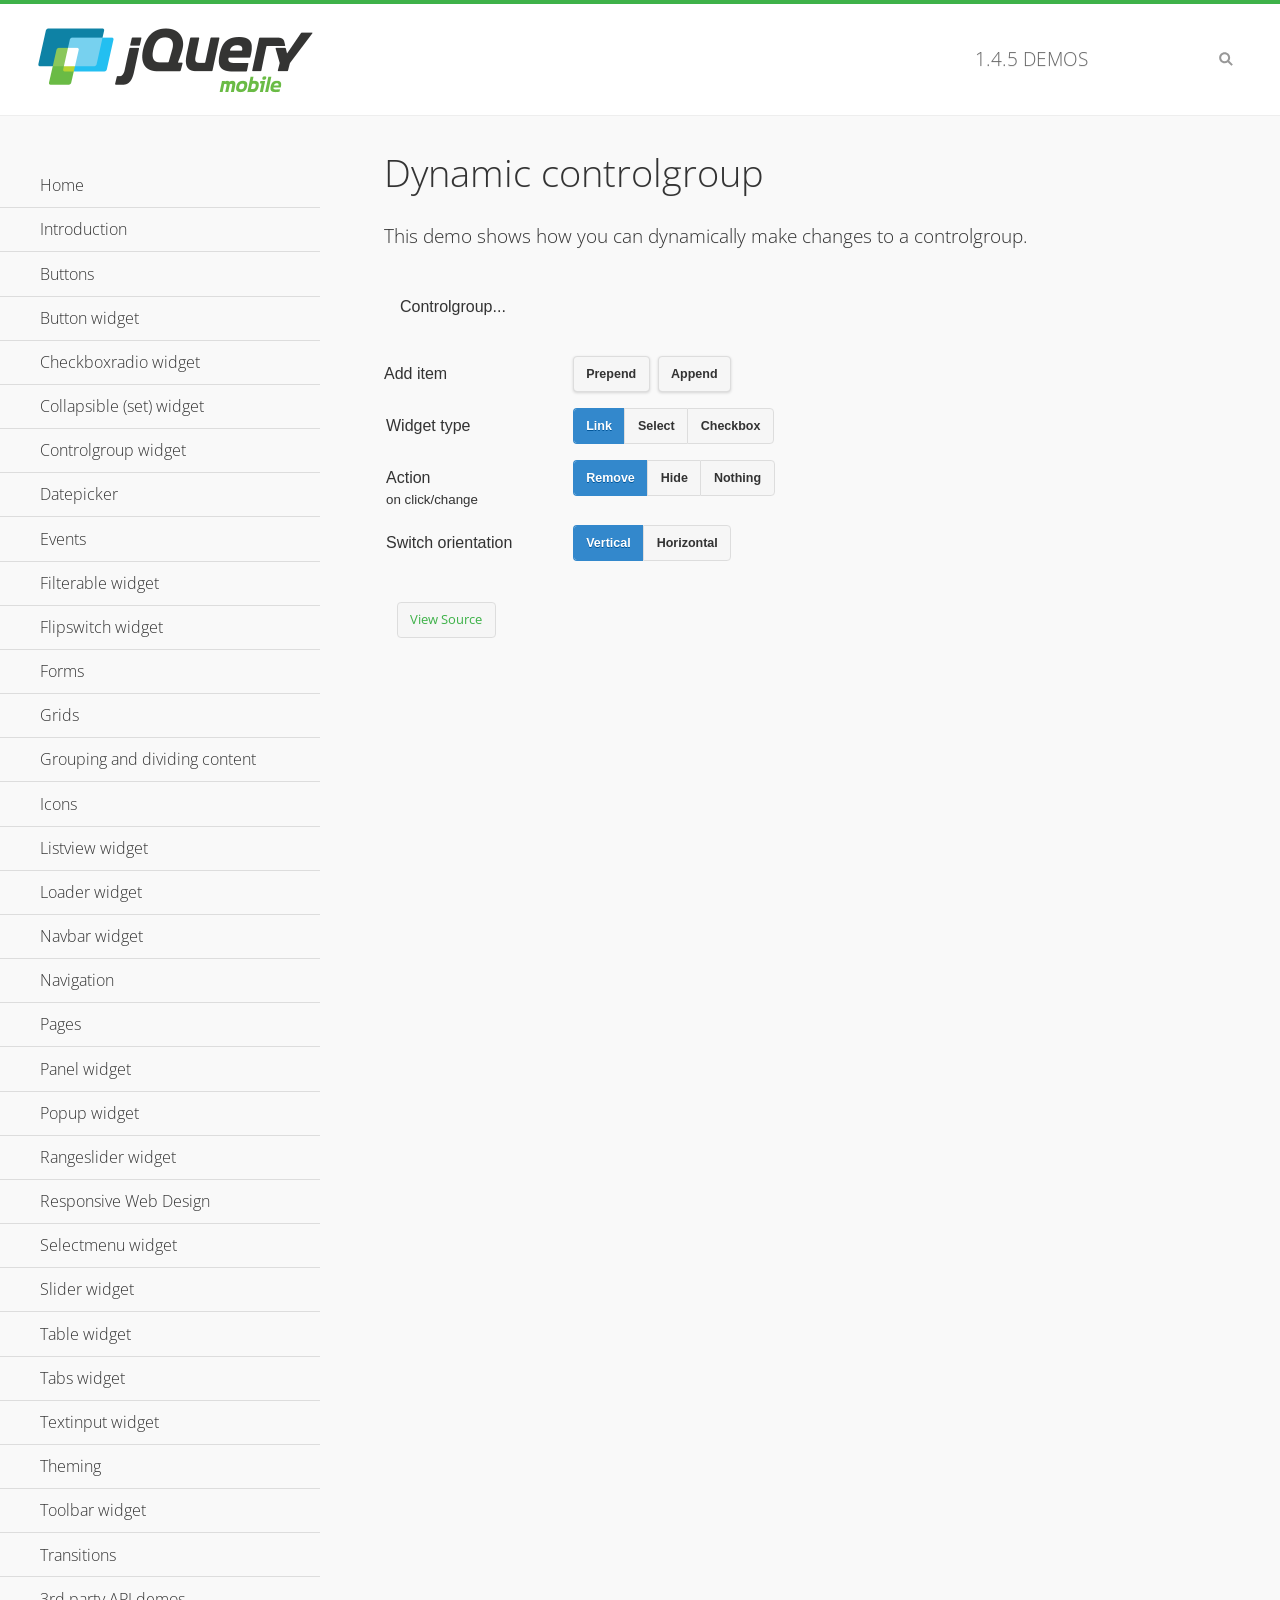
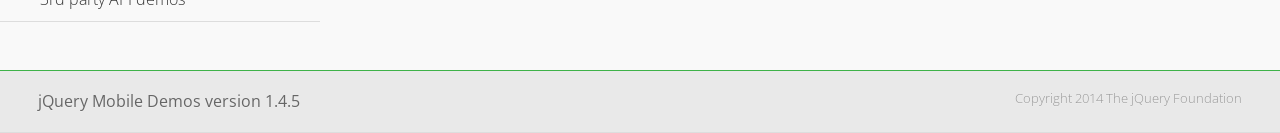
<file: css/demos/controlgroup-dynamic/index.html>
<!DOCTYPE html>
<html>
<head>
	<meta charset="utf-8">
	<meta name="viewport" content="width=device-width, initial-scale=1">
	<title>Dynamic controlgroup - jQuery Mobile Demos</title>
	<link rel="shortcut icon" href="../favicon.ico">
    <link rel="stylesheet" href="http://fonts.googleapis.com/css?family=Open+Sans:300,400,700">
	<link rel="stylesheet" href="../css/themes/default/jquery.mobile-1.4.5.min.css">
	<link rel="stylesheet" href="../_assets/css/jqm-demos.css">
	<script src="../js/jquery.js"></script>
	<script src="../_assets/js/index.js"></script>
	<script src="../js/jquery.mobile-1.4.5.min.js"></script>
	<script>
		( function( $, undefined ) {
			var counter = 0;
			$( document ).bind( "pagecreate", function( e ) {
				$( "#prepend, #append", e.target ).on( "click", function( e ) {
					counter++;

					var widgetType = $( "[name='radio-widget']:checked" ).attr( "id" ),
						group = $( "#my-controlgroup" ),
						$el,
						action = function() {
							var action = $( "[name='radio-action']:checked" ).attr( "id" );
							if ( $( $el[1] ).is( "select" ) && action === "hide" ) {
								$el = $( $el[1] ).parents( ".ui-select" );
							}
							$el[ action ]();
							group.controlgroup( "refresh" );
						};

					if ( widgetType === "link" ) {

						$el = $( "<a href='#'>Link " + counter + "</a>" ).bind( "click", action );
						$( "#my-controlgroup" ).controlgroup( "container" )[ $( this ).attr( "id" ) ]( $el );
						$el.buttonMarkup();

					} else if ( widgetType === "select" ) {

						$el = $( "<label for='widget" + counter + "'>Select " + counter + "</label><select id='widget" + counter + "'><option value='option1'>Select " + counter + "</option><option value='option2'>Select option</option></select>" );
						$( $el[ 1 ] ).bind( "change", action);
						$( "#my-controlgroup" ).controlgroup( "container" )[ $( this ).attr( "id" ) ]( $el );
						$( $el[ 1 ] ).selectmenu();

					} else {

						$el = $( "<label for='widget" + counter + "'>Checkbox " + counter + "</label><input type='checkbox' id='widget" + counter + "'></input>" );
						$( $el[ 1 ] ).bind( "change", action );
						$( "#my-controlgroup" ).controlgroup( "container" )[ $( this ).attr( "id" ) ]( $el );
						$( $el[ 1 ] ).checkboxradio();

					}

					group.controlgroup( "refresh" );
				});

				$( "[name='radio-orientation']" ).bind( "change", function( e ) {
					$( "#my-controlgroup" ).controlgroup( "option", "type", ( $( "#isHorizontal" ).is( ":checked" ) ? "horizontal" : "vertical" ) );
				});
			});
		})( jQuery );
	</script>
</head>
<body>
<div data-role="page" class="jqm-demos">

	<div data-role="header" class="jqm-header">
		<h2><a href="../" title="jQuery Mobile Demos home"><img src="../_assets/img/jquery-logo.png" alt="jQuery Mobile"></a></h2>
		<p><span class="jqm-version"></span> Demos</p>
		<a href="#" class="jqm-navmenu-link ui-btn ui-btn-icon-notext ui-corner-all ui-icon-bars ui-nodisc-icon ui-alt-icon ui-btn-left">Menu</a>
		<a href="#" class="jqm-search-link ui-btn ui-btn-icon-notext ui-corner-all ui-icon-search ui-nodisc-icon ui-alt-icon ui-btn-right">Search</a>
	</div><!-- /header -->

	<div role="main" class="ui-content jqm-content">

        <h1>Dynamic controlgroup</h1>

        <p>This demo shows how you can dynamically make changes to a controlgroup.</p>

        <div data-demo-html="true" data-demo-js="true">

            <form>
            	<div class="ui-body ui-body-d ui-corner-all">
                	<p>Controlgroup...</p>
                	<div data-role="controlgroup" id="my-controlgroup"><!-- items will be injected here --></div>
                </div>
            </form>

            <div class="ui-field-contain">
                <label for="prepend">Add item</label>
                <button id="prepend" data-mini="true" data-inline="true">Prepend</button>
                <label for="append" class="ui-hidden-accessible">Action</label>
                <button id="append" data-mini="true" data-inline="true">Append</button>
            </div>

            <form action="#" method="get">
            	<div class="ui-field-contain">
                    <fieldset data-role="controlgroup" data-type="horizontal" data-mini="true">
                        <legend>Widget type</legend>

                        <input type="radio" name="radio-widget" id="link" value="link" checked="checked">
                        <label for="link">Link</label>

                        <input type="radio" name="radio-widget" id="select" value="select">
                        <label for="select">Select</label>

                        <input type="radio" name="radio-widget" id="checkbox" value="checkbox">
                        <label for="checkbox">Checkbox</label>
                    </fieldset>
            	</div>

            	<div class="ui-field-contain">
                    <fieldset data-role="controlgroup" data-type="horizontal" data-mini="true">
                        <legend>Action<br><small>on click/change</small></legend>

                        <input type="radio" name="radio-action" id="remove" value="remove" checked="checked">
                        <label for="remove">Remove</label>

                        <input type="radio" name="radio-action" id="hide" value="hide">
                        <label for="hide">Hide</label>

                        <input type="radio" name="radio-action" id="width" value="width">
                        <label for="width">Nothing</label>
                    </fieldset>
            	</div>

            	<div class="ui-field-contain">
                    <fieldset data-role="controlgroup" data-type="horizontal" data-mini="true">
                        <legend>Switch orientation</legend>

                        <input type="radio" name="radio-orientation" id="isVertical" value="isVertical" checked="checked">
                        <label for="isVertical">Vertical</label>

                        <input type="radio" name="radio-orientation" id="isHorizontal" value="isHorizontal">
                        <label for="isHorizontal">Horizontal</label>
                    </fieldset>
            	</div>

            </form>

        </div><!--/demo-html -->

	</div><!-- /content -->
	    <div data-role="panel" class="jqm-navmenu-panel" data-position="left" data-display="overlay" data-theme="a">
	    	<ul class="jqm-list ui-alt-icon ui-nodisc-icon">
<li data-filtertext="demos homepage" data-icon="home"><a href=".././">Home</a></li>
<li data-filtertext="introduction overview getting started"><a href="../intro/" data-ajax="false">Introduction</a></li>
<li data-filtertext="buttons button markup buttonmarkup method anchor link button element"><a href="../button-markup/" data-ajax="false">Buttons</a></li>
<li data-filtertext="form button widget input button submit reset"><a href="../button/" data-ajax="false">Button widget</a></li>
<li data-role="collapsible" data-enhanced="true" data-collapsed-icon="carat-d" data-expanded-icon="carat-u" data-iconpos="right" data-inset="false" class="ui-collapsible ui-collapsible-themed-content ui-collapsible-collapsed">
	<h3 class="ui-collapsible-heading ui-collapsible-heading-collapsed">
		<a href="#" class="ui-collapsible-heading-toggle ui-btn ui-btn-icon-right ui-btn-inherit ui-icon-carat-d">
		    Checkboxradio widget<span class="ui-collapsible-heading-status"> click to expand contents</span>
		</a>
	</h3>
	<div class="ui-collapsible-content ui-body-inherit ui-collapsible-content-collapsed" aria-hidden="true">
		<ul>
			<li data-filtertext="form checkboxradio widget checkbox input checkboxes controlgroups"><a href="../checkboxradio-checkbox/" data-ajax="false">Checkboxes</a></li>
			<li data-filtertext="form checkboxradio widget radio input radio buttons controlgroups"><a href="../checkboxradio-radio/" data-ajax="false">Radio buttons</a></li>
		</ul>
	</div>
</li>
<li data-role="collapsible" data-enhanced="true" data-collapsed-icon="carat-d" data-expanded-icon="carat-u" data-iconpos="right" data-inset="false" class="ui-collapsible ui-collapsible-themed-content ui-collapsible-collapsed">
	<h3 class="ui-collapsible-heading ui-collapsible-heading-collapsed">
		<a href="#" class="ui-collapsible-heading-toggle ui-btn ui-btn-icon-right ui-btn-inherit ui-icon-carat-d">
			Collapsible (set) widget<span class="ui-collapsible-heading-status"> click to expand contents</span>
		</a>
	</h3>
	<div class="ui-collapsible-content ui-body-inherit ui-collapsible-content-collapsed" aria-hidden="true">
		<ul>
			<li data-filtertext="collapsibles content formatting"><a href="../collapsible/" data-ajax="false">Collapsible</a></li>
			<li data-filtertext="dynamic collapsible set accordion append expand"><a href="../collapsible-dynamic/" data-ajax="false">Dynamic collapsibles</a></li>
			<li data-filtertext="accordions collapsible set widget content formatting grouped collapsibles"><a href="../collapsibleset/" data-ajax="false">Collapsible set</a></li>
		</ul>
	</div>
</li>
<li data-role="collapsible" data-enhanced="true" data-collapsed-icon="carat-d" data-expanded-icon="carat-u" data-iconpos="right" data-inset="false" class="ui-collapsible ui-collapsible-themed-content ui-collapsible-collapsed">
	<h3 class="ui-collapsible-heading ui-collapsible-heading-collapsed">
		<a href="#" class="ui-collapsible-heading-toggle ui-btn ui-btn-icon-right ui-btn-inherit ui-icon-carat-d">
			Controlgroup widget<span class="ui-collapsible-heading-status"> click to expand contents</span>
		</a>
	</h3>
	<div class="ui-collapsible-content ui-body-inherit ui-collapsible-content-collapsed" aria-hidden="true">
		<ul>
			<li data-filtertext="controlgroups selectmenu checkboxradio input grouped buttons horizontal vertical"><a href="../controlgroup/" data-ajax="false">Controlgroup</a></li>
			<li data-filtertext="dynamic controlgroup dynamically add buttons"><a href="../controlgroup-dynamic/" data-ajax="false">Dynamic controlgroups</a></li>
		</ul>
	</div>
</li>
<li data-filtertext="form datepicker widget date input"><a href="../datepicker/" data-ajax="false">Datepicker</a></li>
<li data-role="collapsible" data-enhanced="true" data-collapsed-icon="carat-d" data-expanded-icon="carat-u" data-iconpos="right" data-inset="false" class="ui-collapsible ui-collapsible-themed-content ui-collapsible-collapsed">
	<h3 class="ui-collapsible-heading ui-collapsible-heading-collapsed">
		<a href="#" class="ui-collapsible-heading-toggle ui-btn ui-btn-icon-right ui-btn-inherit ui-icon-carat-d">
			Events<span class="ui-collapsible-heading-status"> click to expand contents</span>
		</a>
	</h3>
	<div class="ui-collapsible-content ui-body-inherit ui-collapsible-content-collapsed" aria-hidden="true">
		<ul>
			<li data-filtertext="swipe to delete list items listviews swipe events"><a href="../swipe-list/" data-ajax="false">Swipe list items</a></li>
			<li data-filtertext="swipe to navigate swipe page navigation swipe events"><a href="../swipe-page/" data-ajax="false">Swipe page navigation</a></li>
		</ul>
	</div>
</li>
<li data-filtertext="filterable filter elements sorting searching listview table"><a href="../filterable/" data-ajax="false">Filterable widget</a></li>
<li data-filtertext="form flipswitch widget flip toggle switch binary select checkbox input"><a href="../flipswitch/" data-ajax="false">Flipswitch widget</a></li>
<li data-role="collapsible" data-enhanced="true" data-collapsed-icon="carat-d" data-expanded-icon="carat-u" data-iconpos="right" data-inset="false" class="ui-collapsible ui-collapsible-themed-content ui-collapsible-collapsed">
	<h3 class="ui-collapsible-heading ui-collapsible-heading-collapsed">
		<a href="#" class="ui-collapsible-heading-toggle ui-btn ui-btn-icon-right ui-btn-inherit ui-icon-carat-d">
			Forms<span class="ui-collapsible-heading-status"> click to expand contents</span>
		</a>
	</h3>
	<div class="ui-collapsible-content ui-body-inherit ui-collapsible-content-collapsed" aria-hidden="true">
		<ul>
			<li data-filtertext="forms text checkbox radio range button submit reset inputs selects textarea slider flipswitch label form elements"><a href="../forms/" data-ajax="false">Forms</a></li>
			<li data-filtertext="form hide labels hidden accessible ui-hidden-accessible forms"><a href="../forms-label-hidden-accessible/" data-ajax="false">Hide labels</a></li>
			<li data-filtertext="form field containers fieldcontain ui-field-contain forms"><a href="../forms-field-contain/" data-ajax="false">Field containers</a></li>
			<li data-filtertext="forms disabled form elements"><a href="../forms-disabled/" data-ajax="false">Forms disabled</a></li>
			<li data-filtertext="forms gallery examples overview forms text checkbox radio range button submit reset inputs selects textarea slider flipswitch label form elements"><a href="../forms-gallery/" data-ajax="false">Forms gallery</a></li>
		</ul>
	</div>
</li>
<li data-role="collapsible" data-enhanced="true" data-collapsed-icon="carat-d" data-expanded-icon="carat-u" data-iconpos="right" data-inset="false" class="ui-collapsible ui-collapsible-themed-content ui-collapsible-collapsed">
	<h3 class="ui-collapsible-heading ui-collapsible-heading-collapsed">
		<a href="#" class="ui-collapsible-heading-toggle ui-btn ui-btn-icon-right ui-btn-inherit ui-icon-carat-d">
			Grids<span class="ui-collapsible-heading-status"> click to expand contents</span>
		</a>
	</h3>
	<div class="ui-collapsible-content ui-body-inherit ui-collapsible-content-collapsed" aria-hidden="true">
		<ul>
			<li data-filtertext="grids columns blocks content formatting rwd responsive css framework"><a href="../grids/" data-ajax="false">Grids</a></li>
			<li data-filtertext="buttons in grids css framework"><a href="../grids-buttons/" data-ajax="false">Buttons in grids</a></li>
			<li data-filtertext="custom responsive grids rwd css framework"><a href="../grids-custom-responsive/" data-ajax="false">Custom responsive grids</a></li>
		</ul>
	</div>
</li>
<li data-filtertext="blocks content formatting sections heading"><a href="../body-bar-classes/" data-ajax="false">Grouping and dividing content</a></li>
<li data-role="collapsible" data-enhanced="true" data-collapsed-icon="carat-d" data-expanded-icon="carat-u" data-iconpos="right" data-inset="false" class="ui-collapsible ui-collapsible-themed-content ui-collapsible-collapsed">
	<h3 class="ui-collapsible-heading ui-collapsible-heading-collapsed">
		<a href="#" class="ui-collapsible-heading-toggle ui-btn ui-btn-icon-right ui-btn-inherit ui-icon-carat-d">
			Icons<span class="ui-collapsible-heading-status"> click to expand contents</span>
		</a>
	</h3>
	<div class="ui-collapsible-content ui-body-inherit ui-collapsible-content-collapsed" aria-hidden="true">
		<ul>
			<li data-filtertext="button icons svg disc alt custom icon position"><a href="../icons/" data-ajax="false">Icons</a></li>
			<li data-filtertext=""><a href="../icons-grunticon/" data-ajax="false">Grunticon loader</a></li>
		</ul>
	</div>
</li>
<li data-role="collapsible" data-enhanced="true" data-collapsed-icon="carat-d" data-expanded-icon="carat-u" data-iconpos="right" data-inset="false" class="ui-collapsible ui-collapsible-themed-content ui-collapsible-collapsed">
	<h3 class="ui-collapsible-heading ui-collapsible-heading-collapsed">
		<a href="#" class="ui-collapsible-heading-toggle ui-btn ui-btn-icon-right ui-btn-inherit ui-icon-carat-d">
			Listview widget<span class="ui-collapsible-heading-status"> click to expand contents</span>
		</a>
	</h3>
	<div class="ui-collapsible-content ui-body-inherit ui-collapsible-content-collapsed" aria-hidden="true">
		<ul>
			<li data-filtertext="listview widget thumbnails icons nested split button collapsible ul ol"><a href="../listview/" data-ajax="false">Listview</a></li>
			<li data-filtertext="autocomplete filterable reveal listview filtertextbeforefilter placeholder"><a href="../listview-autocomplete/" data-ajax="false">Listview autocomplete</a></li>
			<li data-filtertext="autocomplete filterable reveal listview remote data filtertextbeforefilter placeholder"><a href="../listview-autocomplete-remote/" data-ajax="false">Listview autocomplete remote data</a></li>
			<li data-filtertext="autodividers anchor jump scroll linkbars listview lists ul ol"><a href="../listview-autodividers-linkbar/" data-ajax="false">Listview autodividers linkbar</a></li>
			<li data-filtertext="listview autodividers selector autodividersselector lists ul ol"><a href="../listview-autodividers-selector/" data-ajax="false">Listview autodividers selector</a></li>
			<li data-filtertext="listview nested list items"><a href="../listview-nested-lists/" data-ajax="false">Nested Listviews</a></li>
			<li data-filtertext="listview collapsible list items flat"><a href="../listview-collapsible-item-flat/" data-ajax="false">Listview collapsible list items (flat)</a></li>
			<li data-filtertext="listview collapsible list indented"><a href="../listview-collapsible-item-indented/" data-ajax="false">Listview collapsible list items (indented)</a></li>
			<li data-filtertext="grid listview responsive grids responsive listviews lists ul"><a href="../listview-grid/" data-ajax="false">Listview responsive grid</a></li>
		</ul>
	</div>
</li>
<li data-filtertext="loader widget page loading navigation overlay spinner"><a href="../loader/" data-ajax="false">Loader widget</a></li>
<li data-filtertext="navbar widget navmenu toolbars header footer"><a href="../navbar/" data-ajax="false">Navbar widget</a></li>
<li data-role="collapsible" data-enhanced="true" data-collapsed-icon="carat-d" data-expanded-icon="carat-u" data-iconpos="right" data-inset="false" class="ui-collapsible ui-collapsible-themed-content ui-collapsible-collapsed">
	<h3 class="ui-collapsible-heading ui-collapsible-heading-collapsed">
		<a href="#" class="ui-collapsible-heading-toggle ui-btn ui-btn-icon-right ui-btn-inherit ui-icon-carat-d">
			Navigation<span class="ui-collapsible-heading-status"> click to expand contents</span>
		</a>
	</h3>
	<div class="ui-collapsible-content ui-body-inherit ui-collapsible-content-collapsed" aria-hidden="true">
		<ul>
			<li data-filtertext="ajax navigation navigate widget history event method"><a href="../navigation/" data-ajax="false">Navigation</a></li>
			<li data-filtertext="linking pages page links navigation ajax prefetch cache"><a href="../navigation-linking-pages/" data-ajax="false">Linking pages</a></li>
			<!-- <li data-filtertext="php redirect server redirection server-side navigation"><a href="../navigation-php-redirect/" data-ajax="false">PHP redirect demo</a></li>-->
			<li data-filtertext="navigation redirection hash query"><a href="../navigation-hash-processing/" data-ajax="false">Hash processing demo</a></li>
			<li data-filtertext="navigation redirection hash query"><a href="../page-events/" data-ajax="false">Page Navigation Events</a></li>
		</ul>
	</div>
</li>
<li data-role="collapsible" data-enhanced="true" data-collapsed-icon="carat-d" data-expanded-icon="carat-u" data-iconpos="right" data-inset="false" class="ui-collapsible ui-collapsible-themed-content ui-collapsible-collapsed">
	<h3 class="ui-collapsible-heading ui-collapsible-heading-collapsed">
		<a href="#" class="ui-collapsible-heading-toggle ui-btn ui-btn-icon-right ui-btn-inherit ui-icon-carat-d">
			Pages<span class="ui-collapsible-heading-status"> click to expand contents</span>
		</a>
	</h3>
	<div class="ui-collapsible-content ui-body-inherit ui-collapsible-content-collapsed" aria-hidden="true">
		<ul>
			<li data-filtertext="pages page widget ajax navigation"><a href="../pages/" data-ajax="false">Pages</a></li>
			<li data-filtertext="single page"><a href="../pages-single-page/" data-ajax="false">Single page</a></li>
			<li data-filtertext="multipage multi-page page"><a href="../pages-multi-page/" data-ajax="false">Multi-page template</a></li>
			<li data-filtertext="dialog page widget modal popup"><a href="../pages-dialog/" data-ajax="false">Dialog page</a></li>
		</ul>
	</div>
</li>
<li data-role="collapsible" data-enhanced="true" data-collapsed-icon="carat-d" data-expanded-icon="carat-u" data-iconpos="right" data-inset="false" class="ui-collapsible ui-collapsible-themed-content ui-collapsible-collapsed">
	<h3 class="ui-collapsible-heading ui-collapsible-heading-collapsed">
		<a href="#" class="ui-collapsible-heading-toggle ui-btn ui-btn-icon-right ui-btn-inherit ui-icon-carat-d">
			Panel widget<span class="ui-collapsible-heading-status"> click to expand contents</span>
		</a>
	</h3>
	<div class="ui-collapsible-content ui-body-inherit ui-collapsible-content-collapsed" aria-hidden="true">
		<ul>
			<li data-filtertext="panel widget sliding panels reveal push overlay responsive"><a href="../panel/" data-ajax="false">Panel</a></li>
			<li data-filtertext=""><a href="../panel-external/" data-ajax="false">External panels</a></li>
			<li data-filtertext="panel "><a href="../panel-fixed/" data-ajax="false">Fixed panels</a></li>
			<li data-filtertext="panel slide panels sliding panels shadow rwd responsive breakpoint"><a href="../panel-responsive/" data-ajax="false">Panels responsive</a></li>
			<li data-filtertext="panel custom style custom panel width reveal shadow listview panel styling page background wrapper"><a href="../panel-styling/" data-ajax="false">Custom panel style</a></li>
			<li data-filtertext="panel open on swipe"><a href="../panel-swipe-open/" data-ajax="false">Panel open on swipe</a></li>
			<li data-filtertext="panels outside page internal external toolbars"><a href="../panel-external-internal/" data-ajax="false">Panel external and internal</a></li>
		</ul>
	</div>
</li>
<li data-role="collapsible" data-enhanced="true" data-collapsed-icon="carat-d" data-expanded-icon="carat-u" data-iconpos="right" data-inset="false" class="ui-collapsible ui-collapsible-themed-content ui-collapsible-collapsed">
	<h3 class="ui-collapsible-heading ui-collapsible-heading-collapsed">
		<a href="#" class="ui-collapsible-heading-toggle ui-btn ui-btn-icon-right ui-btn-inherit ui-icon-carat-d">
			Popup widget<span class="ui-collapsible-heading-status"> click to expand contents</span>
		</a>
	</h3>
	<div class="ui-collapsible-content ui-body-inherit ui-collapsible-content-collapsed" aria-hidden="true">
		<ul>
			<li data-filtertext="popup widget popups dialog modal transition tooltip lightbox form overlay screen flip pop fade transition"><a href="../popup/" data-ajax="false">Popup</a></li>
			<li data-filtertext="popup alignment position"><a href="../popup-alignment/" data-ajax="false">Popup alignment</a></li>
			<li data-filtertext="popup arrow size popups popover"><a href="../popup-arrow-size/" data-ajax="false">Popup arrow size</a></li>
			<li data-filtertext="dynamic popups popup images lightbox"><a href="../popup-dynamic/" data-ajax="false">Dynamic popups</a></li>
			<li data-filtertext="popups with iframes scaling"><a href="../popup-iframe/" data-ajax="false">Popups with iframes</a></li>
			<li data-filtertext="popup image scaling"><a href="../popup-image-scaling/" data-ajax="false">Popup image scaling</a></li>
			<li data-filtertext="external popup outside multi-page"><a href="../popup-outside-multipage/" data-ajax="false">Popup outside multi-page</a></li>
		</ul>
	</div>
</li>
<li data-filtertext="form rangeslider widget dual sliders dual handle sliders range input"><a href="../rangeslider/" data-ajax="false">Rangeslider widget</a></li>
<li data-filtertext="responsive web design rwd adaptive progressive enhancement PE accessible mobile breakpoints media query media queries"><a href="../rwd/" data-ajax="false">Responsive Web Design</a></li>
<li data-role="collapsible" data-enhanced="true" data-collapsed-icon="carat-d" data-expanded-icon="carat-u" data-iconpos="right" data-inset="false" class="ui-collapsible ui-collapsible-themed-content ui-collapsible-collapsed">
	<h3 class="ui-collapsible-heading ui-collapsible-heading-collapsed">
		<a href="#" class="ui-collapsible-heading-toggle ui-btn ui-btn-icon-right ui-btn-inherit ui-icon-carat-d">
			Selectmenu widget<span class="ui-collapsible-heading-status"> click to expand contents</span>
		</a>
	</h3>
	<div class="ui-collapsible-content ui-body-inherit ui-collapsible-content-collapsed" aria-hidden="true">
		<ul>
			<li data-filtertext="form selectmenu widget select input custom select menu selects"><a href="../selectmenu/" data-ajax="false">Selectmenu</a></li>
			<li data-filtertext="form custom select menu selectmenu widget custom menu option optgroup multiple selects"><a href="../selectmenu-custom/" data-ajax="false">Custom select menu</a></li>
			<li data-filtertext="filterable select filter popup dialog"><a href="../selectmenu-custom-filter/" data-ajax="false">Custom select menu with filter</a></li>
		</ul>
	</div>
</li>
<li data-role="collapsible" data-enhanced="true" data-collapsed-icon="carat-d" data-expanded-icon="carat-u" data-iconpos="right" data-inset="false" class="ui-collapsible ui-collapsible-themed-content ui-collapsible-collapsed">
	<h3 class="ui-collapsible-heading ui-collapsible-heading-collapsed">
		<a href="#" class="ui-collapsible-heading-toggle ui-btn ui-btn-icon-right ui-btn-inherit ui-icon-carat-d">
			Slider widget<span class="ui-collapsible-heading-status"> click to expand contents</span>
		</a>
	</h3>
	<div class="ui-collapsible-content ui-body-inherit ui-collapsible-content-collapsed" aria-hidden="true">
		<ul>
			<li data-filtertext="form slider widget range input single sliders"><a href="../slider/" data-ajax="false">Slider</a></li>
			<li data-filtertext="form slider widget flipswitch slider binary select flip toggle switch"><a href="../slider-flipswitch/" data-ajax="false">Slider flip toggle switch</a></li>
			<li data-filtertext="form slider tooltip handle value input range sliders"><a href="../slider-tooltip/" data-ajax="false">Slider tooltip</a></li>
		</ul>
	</div>
</li>
<li data-role="collapsible" data-enhanced="true" data-collapsed-icon="carat-d" data-expanded-icon="carat-u" data-iconpos="right" data-inset="false" class="ui-collapsible ui-collapsible-themed-content ui-collapsible-collapsed">
	<h3 class="ui-collapsible-heading ui-collapsible-heading-collapsed">
		<a href="#" class="ui-collapsible-heading-toggle ui-btn ui-btn-icon-right ui-btn-inherit ui-icon-carat-d">
			Table widget<span class="ui-collapsible-heading-status"> click to expand contents</span>
		</a>
	</h3>
	<div class="ui-collapsible-content ui-body-inherit ui-collapsible-content-collapsed" aria-hidden="true">
		<ul>
			<li data-filtertext="table widget reflow column toggle th td responsive tables rwd hide show tabular"><a href="../table-column-toggle/" data-ajax="false">Table Column Toggle</a></li>
			<li data-filtertext="table column toggle phone comparison demo"><a href="../table-column-toggle-example/" data-ajax="false">Table Column Toggle demo</a></li>
			<li data-filtertext="responsive tables table column toggle heading groups rwd breakpoint"><a href="../table-column-toggle-heading-groups/" data-ajax="false">Table Column Toggle heading groups</a></li>
			<li data-filtertext="responsive tables table column toggle hide rwd breakpoint customization options"><a href="../table-column-toggle-options/" data-ajax="false">Table Column Toggle options</a></li>
			<li data-filtertext="table reflow th td responsive rwd columns tabular"><a href="../table-reflow/" data-ajax="false">Table Reflow</a></li>
			<li data-filtertext="responsive tables table reflow heading groups rwd breakpoint"><a href="../table-reflow-heading-groups/" data-ajax="false">Table Reflow heading groups</a></li>
			<li data-filtertext="responsive tables table reflow stripes strokes table style"><a href="../table-reflow-stripes-strokes/" data-ajax="false">Table Reflow stripes and strokes</a></li>
			<li data-filtertext="responsive tables table reflow stack custom styles"><a href="../table-reflow-styling/" data-ajax="false">Table Reflow custom styles</a></li>
		</ul>
	</div>
</li>
<li data-filtertext="ui tabs widget"><a href="../tabs/" data-ajax="false">Tabs widget</a></li>
<li data-filtertext="form textinput widget text input textarea number date time tel email file color password"><a href="../textinput/" data-ajax="false">Textinput widget</a></li>
<li data-role="collapsible" data-enhanced="true" data-collapsed-icon="carat-d" data-expanded-icon="carat-u" data-iconpos="right" data-inset="false" class="ui-collapsible ui-collapsible-themed-content ui-collapsible-collapsed">
	<h3 class="ui-collapsible-heading ui-collapsible-heading-collapsed">
		<a href="#" class="ui-collapsible-heading-toggle ui-btn ui-btn-icon-right ui-btn-inherit ui-icon-carat-d">
			Theming<span class="ui-collapsible-heading-status"> click to expand contents</span>
		</a>
	</h3>
	<div class="ui-collapsible-content ui-body-inherit ui-collapsible-content-collapsed" aria-hidden="true">
		<ul>
			<li data-filtertext="default theme swatches theming style css"><a href="../theme-default/" data-ajax="false">Default theme</a></li>
			<li data-filtertext="classic theme old theme swatches theming style css"><a href="../theme-classic/" data-ajax="false">Classic theme</a></li>
		</ul>
	</div>
</li>
<li data-role="collapsible" data-enhanced="true" data-collapsed-icon="carat-d" data-expanded-icon="carat-u" data-iconpos="right" data-inset="false" class="ui-collapsible ui-collapsible-themed-content ui-collapsible-collapsed">
	<h3 class="ui-collapsible-heading ui-collapsible-heading-collapsed">
		<a href="#" class="ui-collapsible-heading-toggle ui-btn ui-btn-icon-right ui-btn-inherit ui-icon-carat-d">
			Toolbar widget<span class="ui-collapsible-heading-status"> click to expand contents</span>
		</a>
	</h3>
	<div class="ui-collapsible-content ui-body-inherit ui-collapsible-content-collapsed" aria-hidden="true">
		<ul>
			<li data-filtertext="toolbar widget header footer toolbars fixed fullscreen external sections"><a href="../toolbar/" data-ajax="false">Toolbar</a></li>
			<li data-filtertext="dynamic toolbars dynamically add toolbar header footer"><a href="../toolbar-dynamic/" data-ajax="false">Dynamic toolbars</a></li>
			<li data-filtertext="external toolbars header footer"><a href="../toolbar-external/" data-ajax="false">External toolbars</a></li>
			<li data-filtertext="fixed toolbars header footer"><a href="../toolbar-fixed/" data-ajax="false">Fixed toolbars</a></li>
			<li data-filtertext="fixed fullscreen toolbars header footer"><a href="../toolbar-fixed-fullscreen/" data-ajax="false">Fullscreen toolbars</a></li>
			<li data-filtertext="external fixed toolbars header footer"><a href="../toolbar-fixed-external/" data-ajax="false">Fixed external toolbars</a></li>
			<li data-filtertext="external persistent toolbars header footer navbar navmenu"><a href="../toolbar-fixed-persistent/" data-ajax="false">Persistent toolbars</a></li>
			<li data-filtertext="external ajax optimized toolbars persistent toolbars header footer navbar"><a href="../toolbar-fixed-persistent-optimized/" data-ajax="false">Ajax optimized toolbars</a></li>
			<li data-filtertext="form in toolbars header footer"><a href="../toolbar-fixed-forms/" data-ajax="false">Form in toolbar</a></li>
		</ul>
	</div>
</li>
<li data-filtertext="page transitions animated pages popup navigation flip slide fade pop"><a href="../transitions/" data-ajax="false">Transitions</a></li>
<li data-role="collapsible" data-enhanced="true" data-collapsed-icon="carat-d" data-expanded-icon="carat-u" data-iconpos="right" data-inset="false" class="ui-collapsible ui-collapsible-themed-content ui-collapsible-collapsed">
	<h3 class="ui-collapsible-heading ui-collapsible-heading-collapsed">
		<a href="#" class="ui-collapsible-heading-toggle ui-btn ui-btn-icon-right ui-btn-inherit ui-icon-carat-d">
			3rd party API demos<span class="ui-collapsible-heading-status"> click to expand contents</span>
		</a>
	</h3>
	<div class="ui-collapsible-content ui-body-inherit ui-collapsible-content-collapsed" aria-hidden="true">
		<ul>
			<li data-filtertext="backbone requirejs navigation router"><a href="../backbone-requirejs/" data-ajax="false">Backbone RequireJS</a></li>
			<li data-filtertext="google maps geolocation demo"><a href="../map-geolocation/" data-ajax="false">Google Maps geolocation</a></li>
			<li data-filtertext="google maps hybrid"><a href="../map-list-toggle/" data-ajax="false">Google Maps list toggle</a></li>
		</ul>
	</div>
</li>



		     </ul>
		</div><!-- /panel -->


	<div data-role="footer" data-position="fixed" data-tap-toggle="false" class="jqm-footer">
		<p>jQuery Mobile Demos version <span class="jqm-version"></span></p>
		<p>Copyright 2014 The jQuery Foundation</p>
	</div><!-- /footer -->
	<!-- TODO: This should become an external panel so we can add input to markup (unique ID) -->
    <div data-role="panel" class="jqm-search-panel" data-position="right" data-display="overlay" data-theme="a">
		<div class="jqm-search">
			<ul class="jqm-list" data-filter-placeholder="Search demos..." data-filter-reveal="true">
<li data-filtertext="demos homepage" data-icon="home"><a href=".././">Home</a></li>
<li data-filtertext="introduction overview getting started"><a href="../intro/" data-ajax="false">Introduction</a></li>
<li data-filtertext="buttons button markup buttonmarkup method anchor link button element"><a href="../button-markup/" data-ajax="false">Buttons</a></li>
<li data-filtertext="form button widget input button submit reset"><a href="../button/" data-ajax="false">Button widget</a></li>
<li data-role="collapsible" data-enhanced="true" data-collapsed-icon="carat-d" data-expanded-icon="carat-u" data-iconpos="right" data-inset="false" class="ui-collapsible ui-collapsible-themed-content ui-collapsible-collapsed">
	<h3 class="ui-collapsible-heading ui-collapsible-heading-collapsed">
		<a href="#" class="ui-collapsible-heading-toggle ui-btn ui-btn-icon-right ui-btn-inherit ui-icon-carat-d">
		    Checkboxradio widget<span class="ui-collapsible-heading-status"> click to expand contents</span>
		</a>
	</h3>
	<div class="ui-collapsible-content ui-body-inherit ui-collapsible-content-collapsed" aria-hidden="true">
		<ul>
			<li data-filtertext="form checkboxradio widget checkbox input checkboxes controlgroups"><a href="../checkboxradio-checkbox/" data-ajax="false">Checkboxes</a></li>
			<li data-filtertext="form checkboxradio widget radio input radio buttons controlgroups"><a href="../checkboxradio-radio/" data-ajax="false">Radio buttons</a></li>
		</ul>
	</div>
</li>
<li data-role="collapsible" data-enhanced="true" data-collapsed-icon="carat-d" data-expanded-icon="carat-u" data-iconpos="right" data-inset="false" class="ui-collapsible ui-collapsible-themed-content ui-collapsible-collapsed">
	<h3 class="ui-collapsible-heading ui-collapsible-heading-collapsed">
		<a href="#" class="ui-collapsible-heading-toggle ui-btn ui-btn-icon-right ui-btn-inherit ui-icon-carat-d">
			Collapsible (set) widget<span class="ui-collapsible-heading-status"> click to expand contents</span>
		</a>
	</h3>
	<div class="ui-collapsible-content ui-body-inherit ui-collapsible-content-collapsed" aria-hidden="true">
		<ul>
			<li data-filtertext="collapsibles content formatting"><a href="../collapsible/" data-ajax="false">Collapsible</a></li>
			<li data-filtertext="dynamic collapsible set accordion append expand"><a href="../collapsible-dynamic/" data-ajax="false">Dynamic collapsibles</a></li>
			<li data-filtertext="accordions collapsible set widget content formatting grouped collapsibles"><a href="../collapsibleset/" data-ajax="false">Collapsible set</a></li>
		</ul>
	</div>
</li>
<li data-role="collapsible" data-enhanced="true" data-collapsed-icon="carat-d" data-expanded-icon="carat-u" data-iconpos="right" data-inset="false" class="ui-collapsible ui-collapsible-themed-content ui-collapsible-collapsed">
	<h3 class="ui-collapsible-heading ui-collapsible-heading-collapsed">
		<a href="#" class="ui-collapsible-heading-toggle ui-btn ui-btn-icon-right ui-btn-inherit ui-icon-carat-d">
			Controlgroup widget<span class="ui-collapsible-heading-status"> click to expand contents</span>
		</a>
	</h3>
	<div class="ui-collapsible-content ui-body-inherit ui-collapsible-content-collapsed" aria-hidden="true">
		<ul>
			<li data-filtertext="controlgroups selectmenu checkboxradio input grouped buttons horizontal vertical"><a href="../controlgroup/" data-ajax="false">Controlgroup</a></li>
			<li data-filtertext="dynamic controlgroup dynamically add buttons"><a href="../controlgroup-dynamic/" data-ajax="false">Dynamic controlgroups</a></li>
		</ul>
	</div>
</li>
<li data-filtertext="form datepicker widget date input"><a href="../datepicker/" data-ajax="false">Datepicker</a></li>
<li data-role="collapsible" data-enhanced="true" data-collapsed-icon="carat-d" data-expanded-icon="carat-u" data-iconpos="right" data-inset="false" class="ui-collapsible ui-collapsible-themed-content ui-collapsible-collapsed">
	<h3 class="ui-collapsible-heading ui-collapsible-heading-collapsed">
		<a href="#" class="ui-collapsible-heading-toggle ui-btn ui-btn-icon-right ui-btn-inherit ui-icon-carat-d">
			Events<span class="ui-collapsible-heading-status"> click to expand contents</span>
		</a>
	</h3>
	<div class="ui-collapsible-content ui-body-inherit ui-collapsible-content-collapsed" aria-hidden="true">
		<ul>
			<li data-filtertext="swipe to delete list items listviews swipe events"><a href="../swipe-list/" data-ajax="false">Swipe list items</a></li>
			<li data-filtertext="swipe to navigate swipe page navigation swipe events"><a href="../swipe-page/" data-ajax="false">Swipe page navigation</a></li>
		</ul>
	</div>
</li>
<li data-filtertext="filterable filter elements sorting searching listview table"><a href="../filterable/" data-ajax="false">Filterable widget</a></li>
<li data-filtertext="form flipswitch widget flip toggle switch binary select checkbox input"><a href="../flipswitch/" data-ajax="false">Flipswitch widget</a></li>
<li data-role="collapsible" data-enhanced="true" data-collapsed-icon="carat-d" data-expanded-icon="carat-u" data-iconpos="right" data-inset="false" class="ui-collapsible ui-collapsible-themed-content ui-collapsible-collapsed">
	<h3 class="ui-collapsible-heading ui-collapsible-heading-collapsed">
		<a href="#" class="ui-collapsible-heading-toggle ui-btn ui-btn-icon-right ui-btn-inherit ui-icon-carat-d">
			Forms<span class="ui-collapsible-heading-status"> click to expand contents</span>
		</a>
	</h3>
	<div class="ui-collapsible-content ui-body-inherit ui-collapsible-content-collapsed" aria-hidden="true">
		<ul>
			<li data-filtertext="forms text checkbox radio range button submit reset inputs selects textarea slider flipswitch label form elements"><a href="../forms/" data-ajax="false">Forms</a></li>
			<li data-filtertext="form hide labels hidden accessible ui-hidden-accessible forms"><a href="../forms-label-hidden-accessible/" data-ajax="false">Hide labels</a></li>
			<li data-filtertext="form field containers fieldcontain ui-field-contain forms"><a href="../forms-field-contain/" data-ajax="false">Field containers</a></li>
			<li data-filtertext="forms disabled form elements"><a href="../forms-disabled/" data-ajax="false">Forms disabled</a></li>
			<li data-filtertext="forms gallery examples overview forms text checkbox radio range button submit reset inputs selects textarea slider flipswitch label form elements"><a href="../forms-gallery/" data-ajax="false">Forms gallery</a></li>
		</ul>
	</div>
</li>
<li data-role="collapsible" data-enhanced="true" data-collapsed-icon="carat-d" data-expanded-icon="carat-u" data-iconpos="right" data-inset="false" class="ui-collapsible ui-collapsible-themed-content ui-collapsible-collapsed">
	<h3 class="ui-collapsible-heading ui-collapsible-heading-collapsed">
		<a href="#" class="ui-collapsible-heading-toggle ui-btn ui-btn-icon-right ui-btn-inherit ui-icon-carat-d">
			Grids<span class="ui-collapsible-heading-status"> click to expand contents</span>
		</a>
	</h3>
	<div class="ui-collapsible-content ui-body-inherit ui-collapsible-content-collapsed" aria-hidden="true">
		<ul>
			<li data-filtertext="grids columns blocks content formatting rwd responsive css framework"><a href="../grids/" data-ajax="false">Grids</a></li>
			<li data-filtertext="buttons in grids css framework"><a href="../grids-buttons/" data-ajax="false">Buttons in grids</a></li>
			<li data-filtertext="custom responsive grids rwd css framework"><a href="../grids-custom-responsive/" data-ajax="false">Custom responsive grids</a></li>
		</ul>
	</div>
</li>
<li data-filtertext="blocks content formatting sections heading"><a href="../body-bar-classes/" data-ajax="false">Grouping and dividing content</a></li>
<li data-role="collapsible" data-enhanced="true" data-collapsed-icon="carat-d" data-expanded-icon="carat-u" data-iconpos="right" data-inset="false" class="ui-collapsible ui-collapsible-themed-content ui-collapsible-collapsed">
	<h3 class="ui-collapsible-heading ui-collapsible-heading-collapsed">
		<a href="#" class="ui-collapsible-heading-toggle ui-btn ui-btn-icon-right ui-btn-inherit ui-icon-carat-d">
			Icons<span class="ui-collapsible-heading-status"> click to expand contents</span>
		</a>
	</h3>
	<div class="ui-collapsible-content ui-body-inherit ui-collapsible-content-collapsed" aria-hidden="true">
		<ul>
			<li data-filtertext="button icons svg disc alt custom icon position"><a href="../icons/" data-ajax="false">Icons</a></li>
			<li data-filtertext=""><a href="../icons-grunticon/" data-ajax="false">Grunticon loader</a></li>
		</ul>
	</div>
</li>
<li data-role="collapsible" data-enhanced="true" data-collapsed-icon="carat-d" data-expanded-icon="carat-u" data-iconpos="right" data-inset="false" class="ui-collapsible ui-collapsible-themed-content ui-collapsible-collapsed">
	<h3 class="ui-collapsible-heading ui-collapsible-heading-collapsed">
		<a href="#" class="ui-collapsible-heading-toggle ui-btn ui-btn-icon-right ui-btn-inherit ui-icon-carat-d">
			Listview widget<span class="ui-collapsible-heading-status"> click to expand contents</span>
		</a>
	</h3>
	<div class="ui-collapsible-content ui-body-inherit ui-collapsible-content-collapsed" aria-hidden="true">
		<ul>
			<li data-filtertext="listview widget thumbnails icons nested split button collapsible ul ol"><a href="../listview/" data-ajax="false">Listview</a></li>
			<li data-filtertext="autocomplete filterable reveal listview filtertextbeforefilter placeholder"><a href="../listview-autocomplete/" data-ajax="false">Listview autocomplete</a></li>
			<li data-filtertext="autocomplete filterable reveal listview remote data filtertextbeforefilter placeholder"><a href="../listview-autocomplete-remote/" data-ajax="false">Listview autocomplete remote data</a></li>
			<li data-filtertext="autodividers anchor jump scroll linkbars listview lists ul ol"><a href="../listview-autodividers-linkbar/" data-ajax="false">Listview autodividers linkbar</a></li>
			<li data-filtertext="listview autodividers selector autodividersselector lists ul ol"><a href="../listview-autodividers-selector/" data-ajax="false">Listview autodividers selector</a></li>
			<li data-filtertext="listview nested list items"><a href="../listview-nested-lists/" data-ajax="false">Nested Listviews</a></li>
			<li data-filtertext="listview collapsible list items flat"><a href="../listview-collapsible-item-flat/" data-ajax="false">Listview collapsible list items (flat)</a></li>
			<li data-filtertext="listview collapsible list indented"><a href="../listview-collapsible-item-indented/" data-ajax="false">Listview collapsible list items (indented)</a></li>
			<li data-filtertext="grid listview responsive grids responsive listviews lists ul"><a href="../listview-grid/" data-ajax="false">Listview responsive grid</a></li>
		</ul>
	</div>
</li>
<li data-filtertext="loader widget page loading navigation overlay spinner"><a href="../loader/" data-ajax="false">Loader widget</a></li>
<li data-filtertext="navbar widget navmenu toolbars header footer"><a href="../navbar/" data-ajax="false">Navbar widget</a></li>
<li data-role="collapsible" data-enhanced="true" data-collapsed-icon="carat-d" data-expanded-icon="carat-u" data-iconpos="right" data-inset="false" class="ui-collapsible ui-collapsible-themed-content ui-collapsible-collapsed">
	<h3 class="ui-collapsible-heading ui-collapsible-heading-collapsed">
		<a href="#" class="ui-collapsible-heading-toggle ui-btn ui-btn-icon-right ui-btn-inherit ui-icon-carat-d">
			Navigation<span class="ui-collapsible-heading-status"> click to expand contents</span>
		</a>
	</h3>
	<div class="ui-collapsible-content ui-body-inherit ui-collapsible-content-collapsed" aria-hidden="true">
		<ul>
			<li data-filtertext="ajax navigation navigate widget history event method"><a href="../navigation/" data-ajax="false">Navigation</a></li>
			<li data-filtertext="linking pages page links navigation ajax prefetch cache"><a href="../navigation-linking-pages/" data-ajax="false">Linking pages</a></li>
			<!-- <li data-filtertext="php redirect server redirection server-side navigation"><a href="../navigation-php-redirect/" data-ajax="false">PHP redirect demo</a></li>-->
			<li data-filtertext="navigation redirection hash query"><a href="../navigation-hash-processing/" data-ajax="false">Hash processing demo</a></li>
			<li data-filtertext="navigation redirection hash query"><a href="../page-events/" data-ajax="false">Page Navigation Events</a></li>
		</ul>
	</div>
</li>
<li data-role="collapsible" data-enhanced="true" data-collapsed-icon="carat-d" data-expanded-icon="carat-u" data-iconpos="right" data-inset="false" class="ui-collapsible ui-collapsible-themed-content ui-collapsible-collapsed">
	<h3 class="ui-collapsible-heading ui-collapsible-heading-collapsed">
		<a href="#" class="ui-collapsible-heading-toggle ui-btn ui-btn-icon-right ui-btn-inherit ui-icon-carat-d">
			Pages<span class="ui-collapsible-heading-status"> click to expand contents</span>
		</a>
	</h3>
	<div class="ui-collapsible-content ui-body-inherit ui-collapsible-content-collapsed" aria-hidden="true">
		<ul>
			<li data-filtertext="pages page widget ajax navigation"><a href="../pages/" data-ajax="false">Pages</a></li>
			<li data-filtertext="single page"><a href="../pages-single-page/" data-ajax="false">Single page</a></li>
			<li data-filtertext="multipage multi-page page"><a href="../pages-multi-page/" data-ajax="false">Multi-page template</a></li>
			<li data-filtertext="dialog page widget modal popup"><a href="../pages-dialog/" data-ajax="false">Dialog page</a></li>
		</ul>
	</div>
</li>
<li data-role="collapsible" data-enhanced="true" data-collapsed-icon="carat-d" data-expanded-icon="carat-u" data-iconpos="right" data-inset="false" class="ui-collapsible ui-collapsible-themed-content ui-collapsible-collapsed">
	<h3 class="ui-collapsible-heading ui-collapsible-heading-collapsed">
		<a href="#" class="ui-collapsible-heading-toggle ui-btn ui-btn-icon-right ui-btn-inherit ui-icon-carat-d">
			Panel widget<span class="ui-collapsible-heading-status"> click to expand contents</span>
		</a>
	</h3>
	<div class="ui-collapsible-content ui-body-inherit ui-collapsible-content-collapsed" aria-hidden="true">
		<ul>
			<li data-filtertext="panel widget sliding panels reveal push overlay responsive"><a href="../panel/" data-ajax="false">Panel</a></li>
			<li data-filtertext=""><a href="../panel-external/" data-ajax="false">External panels</a></li>
			<li data-filtertext="panel "><a href="../panel-fixed/" data-ajax="false">Fixed panels</a></li>
			<li data-filtertext="panel slide panels sliding panels shadow rwd responsive breakpoint"><a href="../panel-responsive/" data-ajax="false">Panels responsive</a></li>
			<li data-filtertext="panel custom style custom panel width reveal shadow listview panel styling page background wrapper"><a href="../panel-styling/" data-ajax="false">Custom panel style</a></li>
			<li data-filtertext="panel open on swipe"><a href="../panel-swipe-open/" data-ajax="false">Panel open on swipe</a></li>
			<li data-filtertext="panels outside page internal external toolbars"><a href="../panel-external-internal/" data-ajax="false">Panel external and internal</a></li>
		</ul>
	</div>
</li>
<li data-role="collapsible" data-enhanced="true" data-collapsed-icon="carat-d" data-expanded-icon="carat-u" data-iconpos="right" data-inset="false" class="ui-collapsible ui-collapsible-themed-content ui-collapsible-collapsed">
	<h3 class="ui-collapsible-heading ui-collapsible-heading-collapsed">
		<a href="#" class="ui-collapsible-heading-toggle ui-btn ui-btn-icon-right ui-btn-inherit ui-icon-carat-d">
			Popup widget<span class="ui-collapsible-heading-status"> click to expand contents</span>
		</a>
	</h3>
	<div class="ui-collapsible-content ui-body-inherit ui-collapsible-content-collapsed" aria-hidden="true">
		<ul>
			<li data-filtertext="popup widget popups dialog modal transition tooltip lightbox form overlay screen flip pop fade transition"><a href="../popup/" data-ajax="false">Popup</a></li>
			<li data-filtertext="popup alignment position"><a href="../popup-alignment/" data-ajax="false">Popup alignment</a></li>
			<li data-filtertext="popup arrow size popups popover"><a href="../popup-arrow-size/" data-ajax="false">Popup arrow size</a></li>
			<li data-filtertext="dynamic popups popup images lightbox"><a href="../popup-dynamic/" data-ajax="false">Dynamic popups</a></li>
			<li data-filtertext="popups with iframes scaling"><a href="../popup-iframe/" data-ajax="false">Popups with iframes</a></li>
			<li data-filtertext="popup image scaling"><a href="../popup-image-scaling/" data-ajax="false">Popup image scaling</a></li>
			<li data-filtertext="external popup outside multi-page"><a href="../popup-outside-multipage/" data-ajax="false">Popup outside multi-page</a></li>
		</ul>
	</div>
</li>
<li data-filtertext="form rangeslider widget dual sliders dual handle sliders range input"><a href="../rangeslider/" data-ajax="false">Rangeslider widget</a></li>
<li data-filtertext="responsive web design rwd adaptive progressive enhancement PE accessible mobile breakpoints media query media queries"><a href="../rwd/" data-ajax="false">Responsive Web Design</a></li>
<li data-role="collapsible" data-enhanced="true" data-collapsed-icon="carat-d" data-expanded-icon="carat-u" data-iconpos="right" data-inset="false" class="ui-collapsible ui-collapsible-themed-content ui-collapsible-collapsed">
	<h3 class="ui-collapsible-heading ui-collapsible-heading-collapsed">
		<a href="#" class="ui-collapsible-heading-toggle ui-btn ui-btn-icon-right ui-btn-inherit ui-icon-carat-d">
			Selectmenu widget<span class="ui-collapsible-heading-status"> click to expand contents</span>
		</a>
	</h3>
	<div class="ui-collapsible-content ui-body-inherit ui-collapsible-content-collapsed" aria-hidden="true">
		<ul>
			<li data-filtertext="form selectmenu widget select input custom select menu selects"><a href="../selectmenu/" data-ajax="false">Selectmenu</a></li>
			<li data-filtertext="form custom select menu selectmenu widget custom menu option optgroup multiple selects"><a href="../selectmenu-custom/" data-ajax="false">Custom select menu</a></li>
			<li data-filtertext="filterable select filter popup dialog"><a href="../selectmenu-custom-filter/" data-ajax="false">Custom select menu with filter</a></li>
		</ul>
	</div>
</li>
<li data-role="collapsible" data-enhanced="true" data-collapsed-icon="carat-d" data-expanded-icon="carat-u" data-iconpos="right" data-inset="false" class="ui-collapsible ui-collapsible-themed-content ui-collapsible-collapsed">
	<h3 class="ui-collapsible-heading ui-collapsible-heading-collapsed">
		<a href="#" class="ui-collapsible-heading-toggle ui-btn ui-btn-icon-right ui-btn-inherit ui-icon-carat-d">
			Slider widget<span class="ui-collapsible-heading-status"> click to expand contents</span>
		</a>
	</h3>
	<div class="ui-collapsible-content ui-body-inherit ui-collapsible-content-collapsed" aria-hidden="true">
		<ul>
			<li data-filtertext="form slider widget range input single sliders"><a href="../slider/" data-ajax="false">Slider</a></li>
			<li data-filtertext="form slider widget flipswitch slider binary select flip toggle switch"><a href="../slider-flipswitch/" data-ajax="false">Slider flip toggle switch</a></li>
			<li data-filtertext="form slider tooltip handle value input range sliders"><a href="../slider-tooltip/" data-ajax="false">Slider tooltip</a></li>
		</ul>
	</div>
</li>
<li data-role="collapsible" data-enhanced="true" data-collapsed-icon="carat-d" data-expanded-icon="carat-u" data-iconpos="right" data-inset="false" class="ui-collapsible ui-collapsible-themed-content ui-collapsible-collapsed">
	<h3 class="ui-collapsible-heading ui-collapsible-heading-collapsed">
		<a href="#" class="ui-collapsible-heading-toggle ui-btn ui-btn-icon-right ui-btn-inherit ui-icon-carat-d">
			Table widget<span class="ui-collapsible-heading-status"> click to expand contents</span>
		</a>
	</h3>
	<div class="ui-collapsible-content ui-body-inherit ui-collapsible-content-collapsed" aria-hidden="true">
		<ul>
			<li data-filtertext="table widget reflow column toggle th td responsive tables rwd hide show tabular"><a href="../table-column-toggle/" data-ajax="false">Table Column Toggle</a></li>
			<li data-filtertext="table column toggle phone comparison demo"><a href="../table-column-toggle-example/" data-ajax="false">Table Column Toggle demo</a></li>
			<li data-filtertext="responsive tables table column toggle heading groups rwd breakpoint"><a href="../table-column-toggle-heading-groups/" data-ajax="false">Table Column Toggle heading groups</a></li>
			<li data-filtertext="responsive tables table column toggle hide rwd breakpoint customization options"><a href="../table-column-toggle-options/" data-ajax="false">Table Column Toggle options</a></li>
			<li data-filtertext="table reflow th td responsive rwd columns tabular"><a href="../table-reflow/" data-ajax="false">Table Reflow</a></li>
			<li data-filtertext="responsive tables table reflow heading groups rwd breakpoint"><a href="../table-reflow-heading-groups/" data-ajax="false">Table Reflow heading groups</a></li>
			<li data-filtertext="responsive tables table reflow stripes strokes table style"><a href="../table-reflow-stripes-strokes/" data-ajax="false">Table Reflow stripes and strokes</a></li>
			<li data-filtertext="responsive tables table reflow stack custom styles"><a href="../table-reflow-styling/" data-ajax="false">Table Reflow custom styles</a></li>
		</ul>
	</div>
</li>
<li data-filtertext="ui tabs widget"><a href="../tabs/" data-ajax="false">Tabs widget</a></li>
<li data-filtertext="form textinput widget text input textarea number date time tel email file color password"><a href="../textinput/" data-ajax="false">Textinput widget</a></li>
<li data-role="collapsible" data-enhanced="true" data-collapsed-icon="carat-d" data-expanded-icon="carat-u" data-iconpos="right" data-inset="false" class="ui-collapsible ui-collapsible-themed-content ui-collapsible-collapsed">
	<h3 class="ui-collapsible-heading ui-collapsible-heading-collapsed">
		<a href="#" class="ui-collapsible-heading-toggle ui-btn ui-btn-icon-right ui-btn-inherit ui-icon-carat-d">
			Theming<span class="ui-collapsible-heading-status"> click to expand contents</span>
		</a>
	</h3>
	<div class="ui-collapsible-content ui-body-inherit ui-collapsible-content-collapsed" aria-hidden="true">
		<ul>
			<li data-filtertext="default theme swatches theming style css"><a href="../theme-default/" data-ajax="false">Default theme</a></li>
			<li data-filtertext="classic theme old theme swatches theming style css"><a href="../theme-classic/" data-ajax="false">Classic theme</a></li>
		</ul>
	</div>
</li>
<li data-role="collapsible" data-enhanced="true" data-collapsed-icon="carat-d" data-expanded-icon="carat-u" data-iconpos="right" data-inset="false" class="ui-collapsible ui-collapsible-themed-content ui-collapsible-collapsed">
	<h3 class="ui-collapsible-heading ui-collapsible-heading-collapsed">
		<a href="#" class="ui-collapsible-heading-toggle ui-btn ui-btn-icon-right ui-btn-inherit ui-icon-carat-d">
			Toolbar widget<span class="ui-collapsible-heading-status"> click to expand contents</span>
		</a>
	</h3>
	<div class="ui-collapsible-content ui-body-inherit ui-collapsible-content-collapsed" aria-hidden="true">
		<ul>
			<li data-filtertext="toolbar widget header footer toolbars fixed fullscreen external sections"><a href="../toolbar/" data-ajax="false">Toolbar</a></li>
			<li data-filtertext="dynamic toolbars dynamically add toolbar header footer"><a href="../toolbar-dynamic/" data-ajax="false">Dynamic toolbars</a></li>
			<li data-filtertext="external toolbars header footer"><a href="../toolbar-external/" data-ajax="false">External toolbars</a></li>
			<li data-filtertext="fixed toolbars header footer"><a href="../toolbar-fixed/" data-ajax="false">Fixed toolbars</a></li>
			<li data-filtertext="fixed fullscreen toolbars header footer"><a href="../toolbar-fixed-fullscreen/" data-ajax="false">Fullscreen toolbars</a></li>
			<li data-filtertext="external fixed toolbars header footer"><a href="../toolbar-fixed-external/" data-ajax="false">Fixed external toolbars</a></li>
			<li data-filtertext="external persistent toolbars header footer navbar navmenu"><a href="../toolbar-fixed-persistent/" data-ajax="false">Persistent toolbars</a></li>
			<li data-filtertext="external ajax optimized toolbars persistent toolbars header footer navbar"><a href="../toolbar-fixed-persistent-optimized/" data-ajax="false">Ajax optimized toolbars</a></li>
			<li data-filtertext="form in toolbars header footer"><a href="../toolbar-fixed-forms/" data-ajax="false">Form in toolbar</a></li>
		</ul>
	</div>
</li>
<li data-filtertext="page transitions animated pages popup navigation flip slide fade pop"><a href="../transitions/" data-ajax="false">Transitions</a></li>
<li data-role="collapsible" data-enhanced="true" data-collapsed-icon="carat-d" data-expanded-icon="carat-u" data-iconpos="right" data-inset="false" class="ui-collapsible ui-collapsible-themed-content ui-collapsible-collapsed">
	<h3 class="ui-collapsible-heading ui-collapsible-heading-collapsed">
		<a href="#" class="ui-collapsible-heading-toggle ui-btn ui-btn-icon-right ui-btn-inherit ui-icon-carat-d">
			3rd party API demos<span class="ui-collapsible-heading-status"> click to expand contents</span>
		</a>
	</h3>
	<div class="ui-collapsible-content ui-body-inherit ui-collapsible-content-collapsed" aria-hidden="true">
		<ul>
			<li data-filtertext="backbone requirejs navigation router"><a href="../backbone-requirejs/" data-ajax="false">Backbone RequireJS</a></li>
			<li data-filtertext="google maps geolocation demo"><a href="../map-geolocation/" data-ajax="false">Google Maps geolocation</a></li>
			<li data-filtertext="google maps hybrid"><a href="../map-list-toggle/" data-ajax="false">Google Maps list toggle</a></li>
		</ul>
	</div>
</li>



			</ul>
		</div>
	</div><!-- /panel -->


</div><!-- /page -->

</body>
</html>
</file>
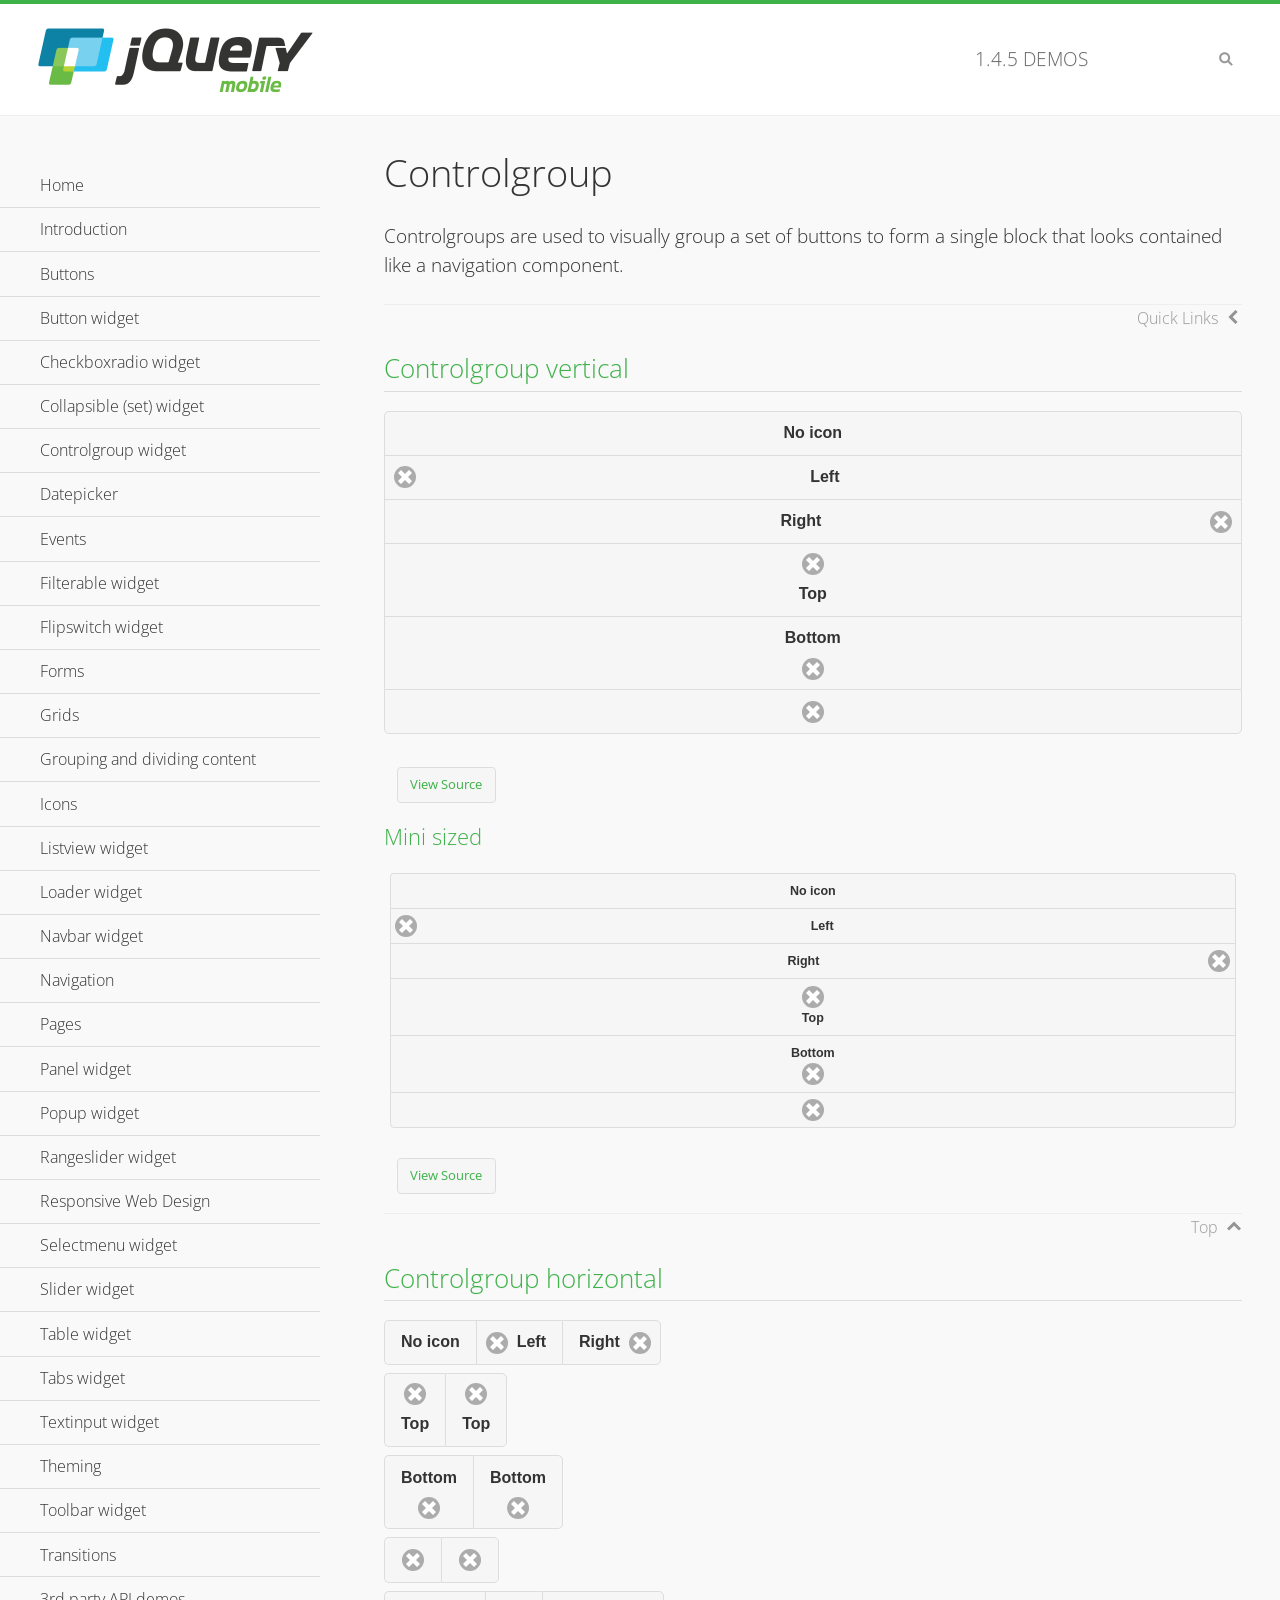
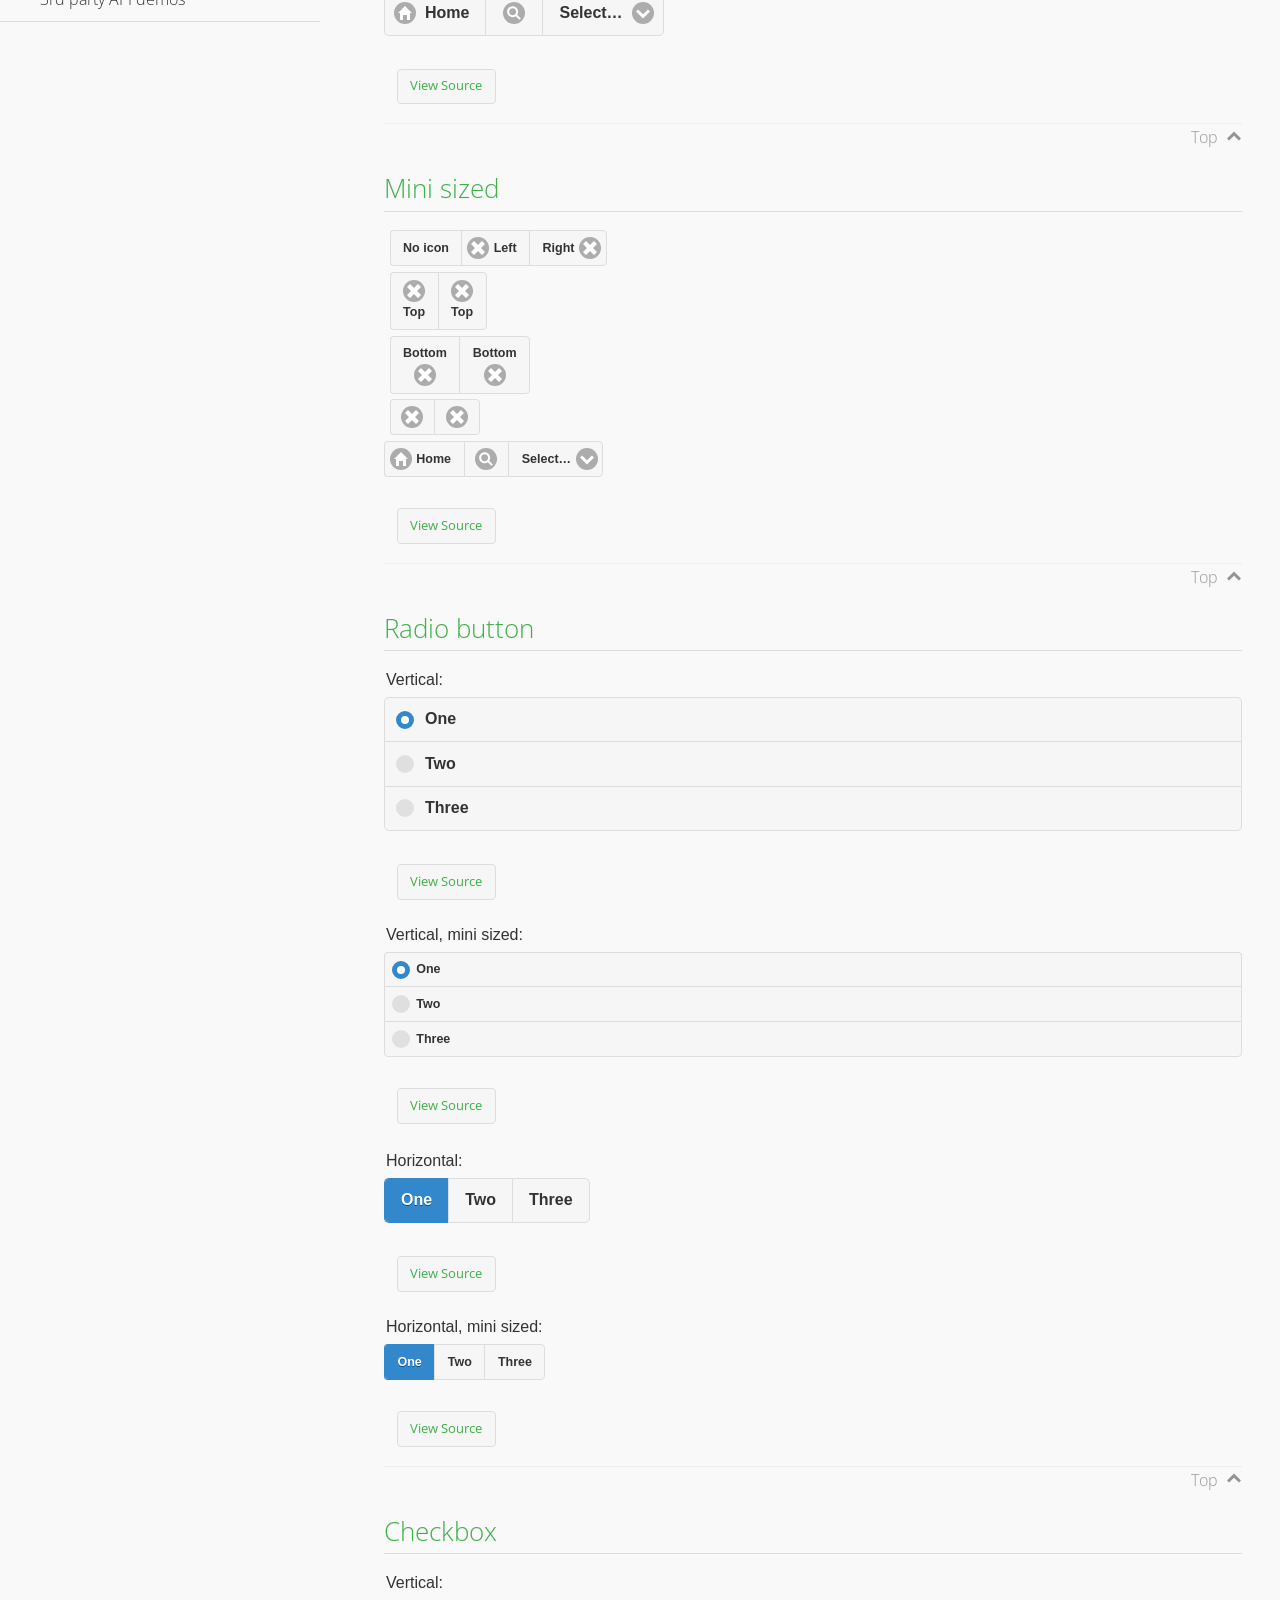
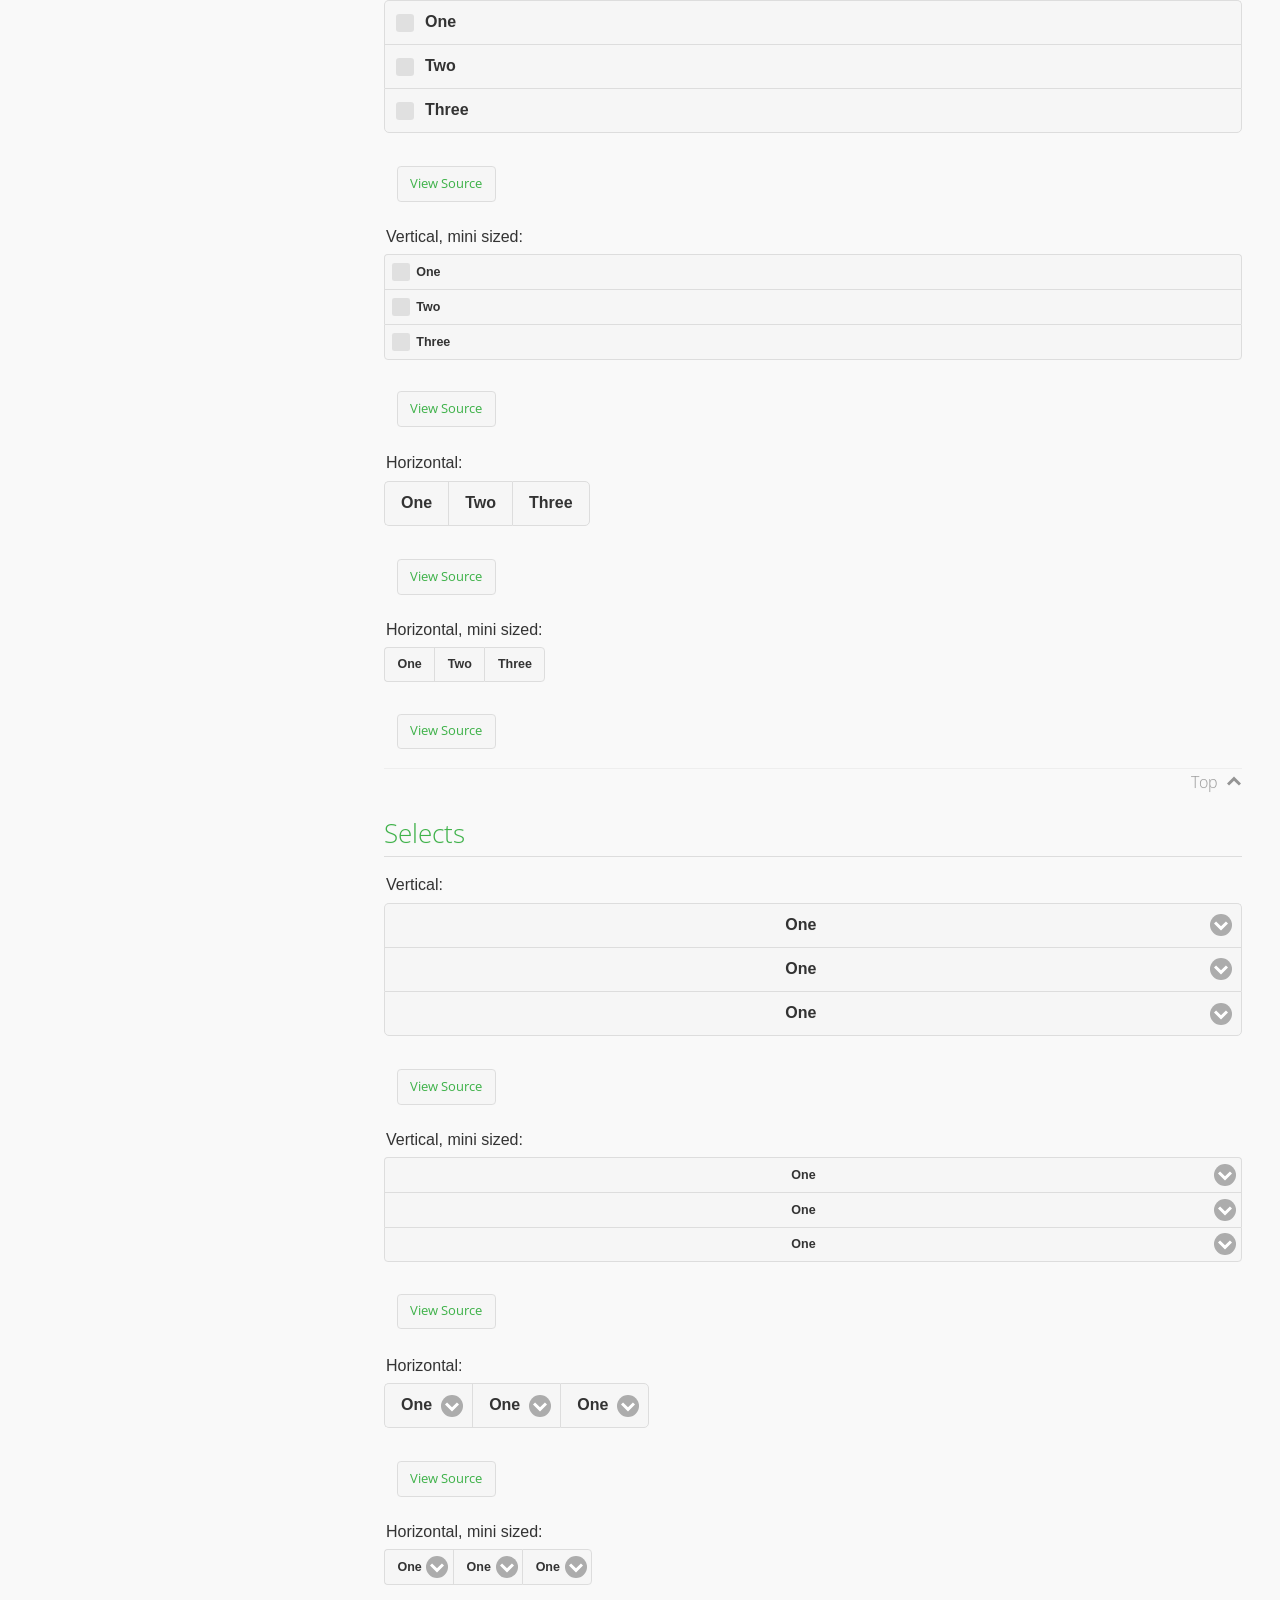
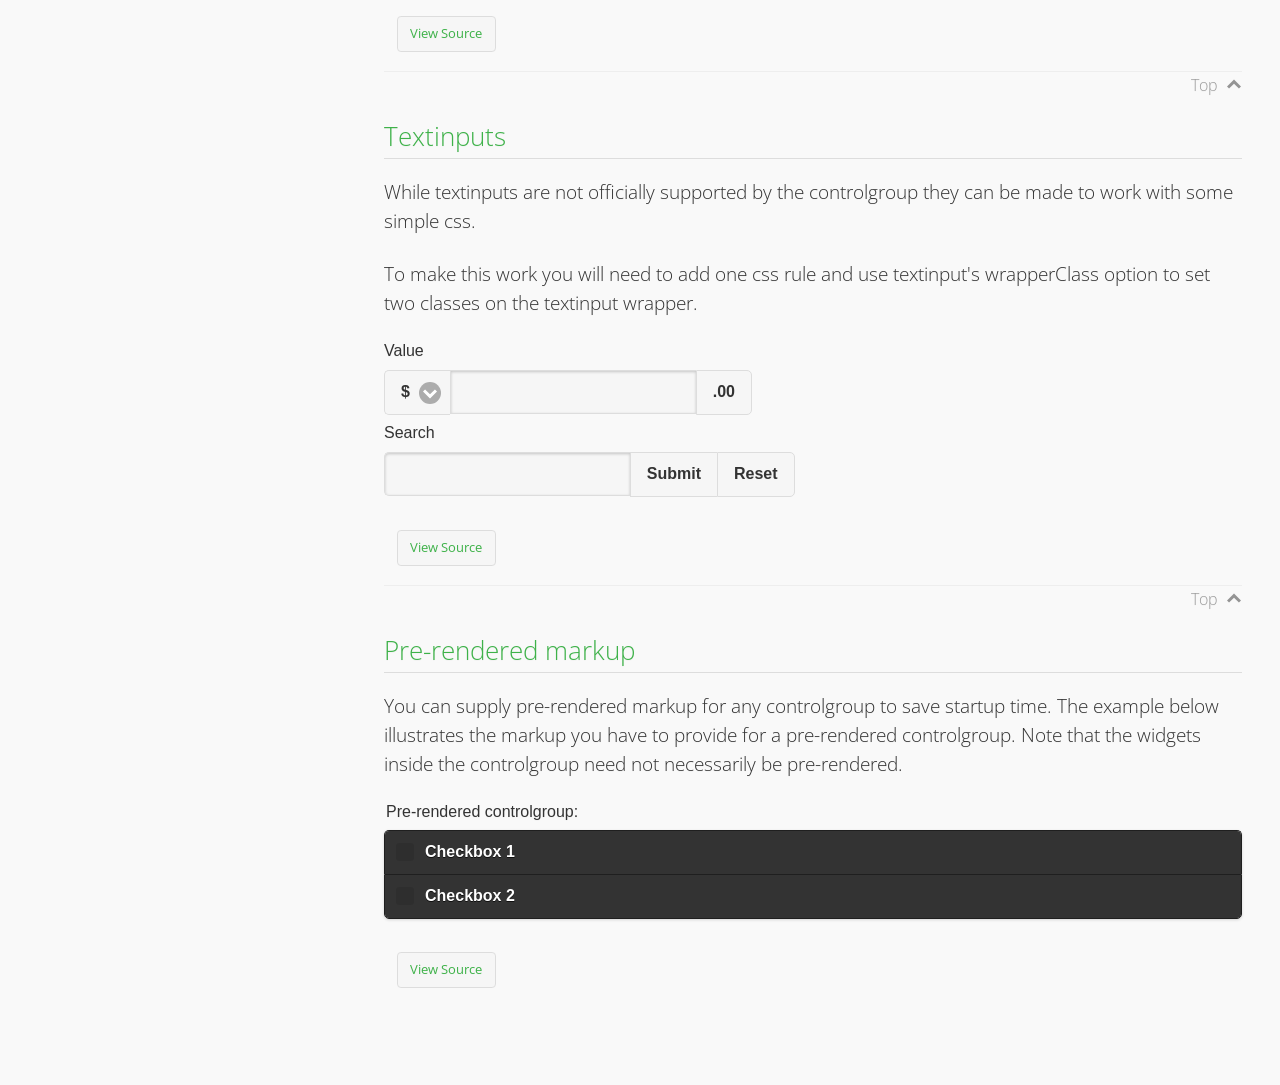
<file: css/demos/controlgroup/index.html>
<!DOCTYPE html>
<html>
<head>
	<meta charset="utf-8">
	<meta name="viewport" content="width=device-width, initial-scale=1">
	<title>Controlgroup - jQuery Mobile Demos</title>
	    <link rel="stylesheet" href="../css/themes/default/jquery.mobile-1.4.5.min.css">
	    <link rel="stylesheet" href="../_assets/css/jqm-demos.css">
	    <link rel="shortcut icon" href="../favicon.ico">
	    <link rel="stylesheet" href="http://fonts.googleapis.com/css?family=Open+Sans:300,400,700">
	    <script src="../js/jquery.js"></script>
	    <script src="../_assets/js/index.js"></script>
	    <script src="../js/jquery.mobile-1.4.5.min.js"></script>
	    <style>
	        #demo-borders .ui-collapsible .ui-collapsible-heading .ui-btn { border-top-width: 1px !important; }
	    </style>
	    <style id="textinput-controlgroup">
			.controlgroup-textinput{
				padding-top:.22em;
				padding-bottom:.22em;
			}
	    </style>
	</head>
	<body>
	<div data-role="page" class="jqm-demos" data-quicklinks="true">

	    <div data-role="header" class="jqm-header">
			<h2><a href="../" title="jQuery Mobile Demos home"><img src="../_assets/img/jquery-logo.png" alt="jQuery Mobile"></a></h2>
		<p><span class="jqm-version"></span> Demos</p>
	        <a href="#" class="jqm-navmenu-link ui-btn ui-btn-icon-notext ui-corner-all ui-icon-bars ui-nodisc-icon ui-alt-icon ui-btn-left">Menu</a>
	        <a href="#" class="jqm-search-link ui-btn ui-btn-icon-notext ui-corner-all ui-icon-search ui-nodisc-icon ui-alt-icon ui-btn-right">Search</a>
		    </div><!-- /header -->

	    <div role="main" class="ui-content jqm-content">

        <h1>Controlgroup</h1>

        <p>Controlgroups are used to visually group a set of buttons to form a single block that looks contained like a navigation component.
        </p>

		<h2>Controlgroup vertical</h2>

			<div data-demo-html="true">
				<div data-role="controlgroup">
					<a href="#" class="ui-btn ui-corner-all">No icon</a>
					<a href="#" class="ui-btn ui-corner-all ui-icon-delete ui-btn-icon-left">Left</a>
					<a href="#" class="ui-btn ui-corner-all ui-icon-delete ui-btn-icon-right">Right</a>
					<a href="#" class="ui-btn ui-corner-all ui-icon-delete ui-btn-icon-top">Top</a>
					<a href="#" class="ui-btn ui-corner-all ui-icon-delete ui-btn-icon-bottom">Bottom</a>
					<a href="#" class="ui-btn ui-corner-all ui-icon-delete ui-btn-icon-notext">Icon only</a>
				</div>
			</div><!--/demo-html -->

			<h3>Mini sized</h3>

			<div data-demo-html="true">
				<div data-role="controlgroup" data-mini="true">
					<a href="#" class="ui-btn ui-corner-all">No icon</a>
					<a href="#" class="ui-btn ui-corner-all ui-icon-delete ui-btn-icon-left">Left</a>
					<a href="#" class="ui-btn ui-corner-all ui-icon-delete ui-btn-icon-right">Right</a>
					<a href="#" class="ui-btn ui-corner-all ui-icon-delete ui-btn-icon-top">Top</a>
					<a href="#" class="ui-btn ui-corner-all ui-icon-delete ui-btn-icon-bottom">Bottom</a>
					<a href="#" class="ui-btn ui-corner-all ui-icon-delete ui-btn-icon-notext">Icon only</a>
				</div>
			</div><!--/demo-html -->

		<h2>Controlgroup horizontal</h2>

			<div data-demo-html="true">
				<div data-role="controlgroup" data-type="horizontal">
					<a href="#" class="ui-btn ui-corner-all">No icon</a>
					<a href="#" class="ui-btn ui-corner-all ui-icon-delete ui-btn-icon-left">Left</a>
					<a href="#" class="ui-btn ui-corner-all ui-icon-delete ui-btn-icon-right">Right</a>
				</div>
				<div data-role="controlgroup" data-type="horizontal">
					<a href="#" class="ui-btn ui-corner-all ui-icon-delete ui-btn-icon-top">Top</a>
					<a href="#" class="ui-btn ui-corner-all ui-icon-delete ui-btn-icon-top">Top</a>
				</div>
				<div data-role="controlgroup" data-type="horizontal">
					<a href="#" class="ui-btn ui-corner-all ui-icon-delete ui-btn-icon-bottom">Bottom</a>
					<a href="#" class="ui-btn ui-corner-all ui-icon-delete ui-btn-icon-bottom">Bottom</a>
				</div>
				<div data-role="controlgroup" data-type="horizontal">
					<a href="#" class="ui-btn ui-corner-all ui-icon-delete ui-btn-icon-notext">Icon only</a>
					<a href="#" class="ui-btn ui-corner-all ui-icon-delete ui-btn-icon-notext">Icon only</a>
				</div>
				<form>
					<fieldset data-role="controlgroup" data-type="horizontal">
						<button data-icon="home">Home</button>
						<button data-icon="search" data-iconpos="notext">Search</button>
						<label for="select-more-1a" class="ui-hidden-accessible">More</label>
						<select name="select-more-1a" id="select-more-1a">
							<option value="">Select&hellip;</option>
							<option value="#">One</option>
							<option value="#">Two</option>
							<option value="#">Three</option>
						</select>
					</fieldset>
				</form>
			</div><!--/demo-html -->

		<h2>Mini sized</h2>

			<div data-demo-html="true">
				<div data-role="controlgroup" data-type="horizontal" data-mini="true">
					<a href="#" class="ui-btn ui-corner-all">No icon</a>
					<a href="#" class="ui-btn ui-corner-all ui-icon-delete ui-btn-icon-left">Left</a>
					<a href="#" class="ui-btn ui-corner-all ui-icon-delete ui-btn-icon-right">Right</a>
				</div>
				<div data-role="controlgroup" data-type="horizontal" data-mini="true">
					<a href="#" class="ui-btn ui-corner-all ui-icon-delete ui-btn-icon-top">Top</a>
					<a href="#" class="ui-btn ui-corner-all ui-icon-delete ui-btn-icon-top">Top</a>
				</div>
				<div data-role="controlgroup" data-type="horizontal" data-mini="true">
					<a href="#" class="ui-btn ui-corner-all ui-icon-delete ui-btn-icon-bottom">Bottom</a>
					<a href="#" class="ui-btn ui-corner-all ui-icon-delete ui-btn-icon-bottom">Bottom</a>
				</div>
				<div data-role="controlgroup" data-type="horizontal" data-mini="true">
					<a href="#" class="ui-btn ui-corner-all ui-icon-delete ui-btn-icon-notext">Icon only</a>
					<a href="#" class="ui-btn ui-corner-all ui-icon-delete ui-btn-icon-notext">Icon only</a>
				</div>
				<form>
					<fieldset data-role="controlgroup" data-type="horizontal" data-mini="true">
						<button data-icon="home">Home</button>
						<button data-icon="search" data-iconpos="notext">Search</button>
						<label for="select-more-2a" class="ui-hidden-accessible">More</label>
						<select name="select-more-2a" id="select-more-2a">
							<option value="">Select&hellip;</option>
							<option value="#">One</option>
							<option value="#">Two</option>
							<option value="#">Three</option>
						</select>
					</fieldset>
				</form>
			</div><!--/demo-html -->

			<h2>Radio button</h2>

				<div data-demo-html="true">
					<form>
					<fieldset data-role="controlgroup">
						<legend>Vertical:</legend>
						<input type="radio" name="radio-choice-v-2" id="radio-choice-v-2a" value="on" checked="checked">
						<label for="radio-choice-v-2a">One</label>
						<input type="radio" name="radio-choice-v-2" id="radio-choice-v-2b" value="off">
						<label for="radio-choice-v-2b">Two</label>
						<input type="radio" name="radio-choice-v-2" id="radio-choice-v-2c" value="other">
						<label for="radio-choice-v-2c">Three</label>
					</fieldset>
					</form>
				</div><!--/demo-html -->

				<div data-demo-html="true">
					<form>
					<fieldset data-role="controlgroup" data-mini="true">
						<legend>Vertical, mini sized:</legend>
						<input type="radio" name="radio-choice-v-6" id="radio-choice-v-6a" value="on" checked="checked">
						<label for="radio-choice-v-6a">One</label>
						<input type="radio" name="radio-choice-v-6" id="radio-choice-v-6b" value="off">
						<label for="radio-choice-v-6b">Two</label>
						<input type="radio" name="radio-choice-v-6" id="radio-choice-v-6c" value="other">
						<label for="radio-choice-v-6c">Three</label>
					</fieldset>
					</form>
				</div><!--/demo-html -->

				<div data-demo-html="true">
					<form>
					<fieldset data-role="controlgroup" data-type="horizontal">
						<legend>Horizontal:</legend>
						<input type="radio" name="radio-choice-h-2" id="radio-choice-h-2a" value="on" checked="checked">
						<label for="radio-choice-h-2a">One</label>
						<input type="radio" name="radio-choice-h-2" id="radio-choice-h-2b" value="off">
						<label for="radio-choice-h-2b">Two</label>
						<input type="radio" name="radio-choice-h-2" id="radio-choice-h-2c" value="other">
						<label for="radio-choice-h-2c">Three</label>
					</fieldset>
					</form>
				</div><!--/demo-html -->

				<div data-demo-html="true">
					<form>
					<fieldset data-role="controlgroup" data-type="horizontal" data-mini="true">
						<legend>Horizontal, mini sized:</legend>
						<input type="radio" name="radio-choice-h-6" id="radio-choice-h-6a" value="on" checked="checked">
						<label for="radio-choice-h-6a">One</label>
						<input type="radio" name="radio-choice-h-6" id="radio-choice-h-6b" value="off">
						<label for="radio-choice-h-6b">Two</label>
						<input type="radio" name="radio-choice-h-6" id="radio-choice-h-6c" value="other">
						<label for="radio-choice-h-6c">Three</label>
					</fieldset>
					</form>
				</div><!--/demo-html -->

			<h2>Checkbox</h2>

				<div data-demo-html="true">
					<form>
					<fieldset data-role="controlgroup">
						<legend>Vertical:</legend>
						<input type="checkbox" name="checkbox-v-2a" id="checkbox-v-2a">
						<label for="checkbox-v-2a">One</label>
						<input type="checkbox" name="checkbox-v-2b" id="checkbox-v-2b">
						<label for="checkbox-v-2b">Two</label>
						<input type="checkbox" name="checkbox-v-2c" id="checkbox-v-2c">
						<label for="checkbox-v-2c">Three</label>
					</fieldset>
					</form>
				</div><!--/demo-html -->

				<div data-demo-html="true">
					<form>
					<fieldset data-role="controlgroup" data-mini="true">
						<legend>Vertical, mini sized:</legend>
						<input type="checkbox" name="checkbox-v-6a" id="checkbox-v-6a">
						<label for="checkbox-v-6a">One</label>
						<input type="checkbox" name="checkbox-v-6b" id="checkbox-v-6b">
						<label for="checkbox-v-6b">Two</label>
						<input type="checkbox" name="checkbox-v-6c" id="checkbox-v-6c">
						<label for="checkbox-v-6c">Three</label>
					</fieldset>
					</form>
				</div><!--/demo-html -->

				<div data-demo-html="true">
					<form>
					<fieldset data-role="controlgroup" data-type="horizontal">
						<legend>Horizontal:</legend>
						<input type="checkbox" name="checkbox-h-2a" id="checkbox-h-2a">
						<label for="checkbox-h-2a">One</label>
						<input type="checkbox" name="checkbox-h-2b" id="checkbox-h-2b">
						<label for="checkbox-h-2b">Two</label>
						<input type="checkbox" name="checkbox-h-2c" id="checkbox-h-2c">
						<label for="checkbox-h-2c">Three</label>
					</fieldset>
					</form>
				</div><!--/demo-html -->

				<div data-demo-html="true">
					<form>
					<fieldset data-role="controlgroup" data-type="horizontal" data-mini="true">
						<legend>Horizontal, mini sized:</legend>
						<input type="checkbox" name="checkbox-h-6a" id="checkbox-h-6a">
						<label for="checkbox-h-6a">One</label>
						<input type="checkbox" name="checkbox-h-6b" id="checkbox-h-6b">
						<label for="checkbox-h-6b">Two</label>
						<input type="checkbox" name="checkbox-h-6c" id="checkbox-h-6c">
						<label for="checkbox-h-6c">Three</label>
					</fieldset>
					</form>
				</div><!--/demo-html -->

			<h2>Selects</h2>

				<div data-demo-html="true">
					<form>
					<fieldset data-role="controlgroup">
						<legend>Vertical:</legend>
						<label for="select-v-2a">Select A</label>
						<select name="select-v-2a" id="select-v-2a">
							<option value="#">One</option>
							<option value="#">Two</option>
							<option value="#">Three</option>
						</select>
						<label for="select-v-2b">Select B</label>
						<select name="select-v-2b" id="select-v-2b">
							<option value="#">One</option>
							<option value="#">Two</option>
							<option value="#">Three</option>
						</select>
						<label for="select-v-2c">Select C</label>
						<select name="select-v-2c" id="select-v-2c">
							<option value="#">One</option>
							<option value="#">Two</option>
							<option value="#">Three</option>
						</select>
					</fieldset>
					</form>
				</div><!--/demo-html -->

				<div data-demo-html="true">
					<form>
					<fieldset data-role="controlgroup" data-mini="true">
						<legend>Vertical, mini sized:</legend>
						<label for="select-v-6a">Select A</label>
						<select name="select-v-6a" id="select-v-6a">
							<option value="#">One</option>
							<option value="#">Two</option>
							<option value="#">Three</option>
						</select>
						<label for="select-v-6b">Select B</label>
						<select name="select-v-6b" id="select-v-6b">
							<option value="#">One</option>
							<option value="#">Two</option>
							<option value="#">Three</option>
						</select>
						<label for="select-v-6c">Select C</label>
						<select name="select-v-6c" id="select-v-6c">
							<option value="#">One</option>
							<option value="#">Two</option>
							<option value="#">Three</option>
						</select>
					</fieldset>
					</form>
				</div><!--/demo-html -->

				<div data-demo-html="true">
					<form>
					<fieldset data-role="controlgroup" data-type="horizontal">
						<legend>Horizontal:</legend>
						<label for="select-h-2a">Select A</label>
						<select name="select-h-2a" id="select-h-2a">
							<option value="#">One</option>
							<option value="#">Two</option>
							<option value="#">Three</option>
						</select>
						<label for="select-h-2b">Select B</label>
						<select name="select-h-2b" id="select-h-2b">
							<option value="#">One</option>
							<option value="#">Two</option>
							<option value="#">Three</option>
						</select>
						<label for="select-h-2c">Select C</label>
						<select name="select-h-2c" id="select-h-2c">
							<option value="#">One</option>
							<option value="#">Two</option>
							<option value="#">Three</option>
						</select>
					</fieldset>
					</form>
				</div><!--/demo-html -->

				<div data-demo-html="true">
					<form>
					<fieldset data-role="controlgroup" data-type="horizontal" data-mini="true">
						<legend>Horizontal, mini sized:</legend>
						<label for="select-h-6a">Select A</label>
						<select name="select-h-6a" id="select-h-6a">
							<option value="#">One</option>
							<option value="#">Two</option>
							<option value="#">Three</option>
						</select>
						<label for="select-h-6b">Select B</label>
						<select name="select-h-6b" id="select-h-6b">
							<option value="#">One</option>
							<option value="#">Two</option>
							<option value="#">Three</option>
						</select>
						<label for="select-h-6c">Select C</label>
						<select name="select-h-6c" id="select-h-6c">
							<option value="#">One</option>
							<option value="#">Two</option>
							<option value="#">Three</option>
						</select>
					</fieldset>
					</form>
				</div><!--/demo-html -->

				<h2>Textinputs</h2>
				<p>While textinputs are not officially supported by the controlgroup they can be made to work with some simple css.</p>
				<p>To make this work you will need to add one css rule and use textinput's wrapperClass option to set two classes on the textinput wrapper.</p>
				<div data-demo-html="true" data-demo-css="#textinput-controlgroup">
					<label for="currency-controlgroup">Value</label>
					<div data-role="controlgroup" data-type="horizontal">
						<select>
							<option>$</option>
							<option>€</option>
							<option>£</option>
							<option>¥</option>
							<option>₩</option>
							<option>₹</option>
						</select>
						<input id="currency-controlgroup" type="text" data-wrapper-class="controlgroup-textinput ui-btn">
						<button>.00</button>
					</div>
					<label for="search-control-group">Search</label>
					<div data-role="controlgroup" data-type="horizontal">
						<input type="text" id="search-control-group" data-wrapper-class="controlgroup-textinput ui-btn">
						<button>Submit</button>
						<button>Reset</button>
					</div>
				</div>

		<h2>Pre-rendered markup</h2>
		<p>You can supply pre-rendered markup for any controlgroup to save startup time. The example below illustrates the markup you have to provide for a pre-rendered controlgroup. Note that the widgets inside the controlgroup need not necessarily be pre-rendered.</p>
		<div data-demo-html="true">
			<div data-role="controlgroup" data-enhanced="true" class="ui-controlgroup ui-controlgroup-vertical ui-group-theme-b ui-corner-all">
				<div role="heading" class="ui-controlgroup-label">
					<legend>Pre-rendered controlgroup:</legend>
				</div>
				<div class="ui-controlgroup-controls ui-shadow">
					<label for="pre-rendered-cb-1" class="ui-first-child">Checkbox 1</label>
					<input type="checkbox" id="pre-rendered-cb-1" name="pre-rendered-cb-1" value="1">
					<label for="pre-rendered-cb-2" class="ui-last-child">Checkbox 2</label>
					<input type="checkbox" id="pre-rendered-cb-2" name="pre-rendered-cb-2" value="2">
				</div>
			</div>
		</div>

	</div><!-- /content -->
	    <div data-role="panel" class="jqm-navmenu-panel" data-position="left" data-display="overlay" data-theme="a">
	    	<ul class="jqm-list ui-alt-icon ui-nodisc-icon">
<li data-filtertext="demos homepage" data-icon="home"><a href=".././">Home</a></li>
<li data-filtertext="introduction overview getting started"><a href="../intro/" data-ajax="false">Introduction</a></li>
<li data-filtertext="buttons button markup buttonmarkup method anchor link button element"><a href="../button-markup/" data-ajax="false">Buttons</a></li>
<li data-filtertext="form button widget input button submit reset"><a href="../button/" data-ajax="false">Button widget</a></li>
<li data-role="collapsible" data-enhanced="true" data-collapsed-icon="carat-d" data-expanded-icon="carat-u" data-iconpos="right" data-inset="false" class="ui-collapsible ui-collapsible-themed-content ui-collapsible-collapsed">
	<h3 class="ui-collapsible-heading ui-collapsible-heading-collapsed">
		<a href="#" class="ui-collapsible-heading-toggle ui-btn ui-btn-icon-right ui-btn-inherit ui-icon-carat-d">
		    Checkboxradio widget<span class="ui-collapsible-heading-status"> click to expand contents</span>
		</a>
	</h3>
	<div class="ui-collapsible-content ui-body-inherit ui-collapsible-content-collapsed" aria-hidden="true">
		<ul>
			<li data-filtertext="form checkboxradio widget checkbox input checkboxes controlgroups"><a href="../checkboxradio-checkbox/" data-ajax="false">Checkboxes</a></li>
			<li data-filtertext="form checkboxradio widget radio input radio buttons controlgroups"><a href="../checkboxradio-radio/" data-ajax="false">Radio buttons</a></li>
		</ul>
	</div>
</li>
<li data-role="collapsible" data-enhanced="true" data-collapsed-icon="carat-d" data-expanded-icon="carat-u" data-iconpos="right" data-inset="false" class="ui-collapsible ui-collapsible-themed-content ui-collapsible-collapsed">
	<h3 class="ui-collapsible-heading ui-collapsible-heading-collapsed">
		<a href="#" class="ui-collapsible-heading-toggle ui-btn ui-btn-icon-right ui-btn-inherit ui-icon-carat-d">
			Collapsible (set) widget<span class="ui-collapsible-heading-status"> click to expand contents</span>
		</a>
	</h3>
	<div class="ui-collapsible-content ui-body-inherit ui-collapsible-content-collapsed" aria-hidden="true">
		<ul>
			<li data-filtertext="collapsibles content formatting"><a href="../collapsible/" data-ajax="false">Collapsible</a></li>
			<li data-filtertext="dynamic collapsible set accordion append expand"><a href="../collapsible-dynamic/" data-ajax="false">Dynamic collapsibles</a></li>
			<li data-filtertext="accordions collapsible set widget content formatting grouped collapsibles"><a href="../collapsibleset/" data-ajax="false">Collapsible set</a></li>
		</ul>
	</div>
</li>
<li data-role="collapsible" data-enhanced="true" data-collapsed-icon="carat-d" data-expanded-icon="carat-u" data-iconpos="right" data-inset="false" class="ui-collapsible ui-collapsible-themed-content ui-collapsible-collapsed">
	<h3 class="ui-collapsible-heading ui-collapsible-heading-collapsed">
		<a href="#" class="ui-collapsible-heading-toggle ui-btn ui-btn-icon-right ui-btn-inherit ui-icon-carat-d">
			Controlgroup widget<span class="ui-collapsible-heading-status"> click to expand contents</span>
		</a>
	</h3>
	<div class="ui-collapsible-content ui-body-inherit ui-collapsible-content-collapsed" aria-hidden="true">
		<ul>
			<li data-filtertext="controlgroups selectmenu checkboxradio input grouped buttons horizontal vertical"><a href="../controlgroup/" data-ajax="false">Controlgroup</a></li>
			<li data-filtertext="dynamic controlgroup dynamically add buttons"><a href="../controlgroup-dynamic/" data-ajax="false">Dynamic controlgroups</a></li>
		</ul>
	</div>
</li>
<li data-filtertext="form datepicker widget date input"><a href="../datepicker/" data-ajax="false">Datepicker</a></li>
<li data-role="collapsible" data-enhanced="true" data-collapsed-icon="carat-d" data-expanded-icon="carat-u" data-iconpos="right" data-inset="false" class="ui-collapsible ui-collapsible-themed-content ui-collapsible-collapsed">
	<h3 class="ui-collapsible-heading ui-collapsible-heading-collapsed">
		<a href="#" class="ui-collapsible-heading-toggle ui-btn ui-btn-icon-right ui-btn-inherit ui-icon-carat-d">
			Events<span class="ui-collapsible-heading-status"> click to expand contents</span>
		</a>
	</h3>
	<div class="ui-collapsible-content ui-body-inherit ui-collapsible-content-collapsed" aria-hidden="true">
		<ul>
			<li data-filtertext="swipe to delete list items listviews swipe events"><a href="../swipe-list/" data-ajax="false">Swipe list items</a></li>
			<li data-filtertext="swipe to navigate swipe page navigation swipe events"><a href="../swipe-page/" data-ajax="false">Swipe page navigation</a></li>
		</ul>
	</div>
</li>
<li data-filtertext="filterable filter elements sorting searching listview table"><a href="../filterable/" data-ajax="false">Filterable widget</a></li>
<li data-filtertext="form flipswitch widget flip toggle switch binary select checkbox input"><a href="../flipswitch/" data-ajax="false">Flipswitch widget</a></li>
<li data-role="collapsible" data-enhanced="true" data-collapsed-icon="carat-d" data-expanded-icon="carat-u" data-iconpos="right" data-inset="false" class="ui-collapsible ui-collapsible-themed-content ui-collapsible-collapsed">
	<h3 class="ui-collapsible-heading ui-collapsible-heading-collapsed">
		<a href="#" class="ui-collapsible-heading-toggle ui-btn ui-btn-icon-right ui-btn-inherit ui-icon-carat-d">
			Forms<span class="ui-collapsible-heading-status"> click to expand contents</span>
		</a>
	</h3>
	<div class="ui-collapsible-content ui-body-inherit ui-collapsible-content-collapsed" aria-hidden="true">
		<ul>
			<li data-filtertext="forms text checkbox radio range button submit reset inputs selects textarea slider flipswitch label form elements"><a href="../forms/" data-ajax="false">Forms</a></li>
			<li data-filtertext="form hide labels hidden accessible ui-hidden-accessible forms"><a href="../forms-label-hidden-accessible/" data-ajax="false">Hide labels</a></li>
			<li data-filtertext="form field containers fieldcontain ui-field-contain forms"><a href="../forms-field-contain/" data-ajax="false">Field containers</a></li>
			<li data-filtertext="forms disabled form elements"><a href="../forms-disabled/" data-ajax="false">Forms disabled</a></li>
			<li data-filtertext="forms gallery examples overview forms text checkbox radio range button submit reset inputs selects textarea slider flipswitch label form elements"><a href="../forms-gallery/" data-ajax="false">Forms gallery</a></li>
		</ul>
	</div>
</li>
<li data-role="collapsible" data-enhanced="true" data-collapsed-icon="carat-d" data-expanded-icon="carat-u" data-iconpos="right" data-inset="false" class="ui-collapsible ui-collapsible-themed-content ui-collapsible-collapsed">
	<h3 class="ui-collapsible-heading ui-collapsible-heading-collapsed">
		<a href="#" class="ui-collapsible-heading-toggle ui-btn ui-btn-icon-right ui-btn-inherit ui-icon-carat-d">
			Grids<span class="ui-collapsible-heading-status"> click to expand contents</span>
		</a>
	</h3>
	<div class="ui-collapsible-content ui-body-inherit ui-collapsible-content-collapsed" aria-hidden="true">
		<ul>
			<li data-filtertext="grids columns blocks content formatting rwd responsive css framework"><a href="../grids/" data-ajax="false">Grids</a></li>
			<li data-filtertext="buttons in grids css framework"><a href="../grids-buttons/" data-ajax="false">Buttons in grids</a></li>
			<li data-filtertext="custom responsive grids rwd css framework"><a href="../grids-custom-responsive/" data-ajax="false">Custom responsive grids</a></li>
		</ul>
	</div>
</li>
<li data-filtertext="blocks content formatting sections heading"><a href="../body-bar-classes/" data-ajax="false">Grouping and dividing content</a></li>
<li data-role="collapsible" data-enhanced="true" data-collapsed-icon="carat-d" data-expanded-icon="carat-u" data-iconpos="right" data-inset="false" class="ui-collapsible ui-collapsible-themed-content ui-collapsible-collapsed">
	<h3 class="ui-collapsible-heading ui-collapsible-heading-collapsed">
		<a href="#" class="ui-collapsible-heading-toggle ui-btn ui-btn-icon-right ui-btn-inherit ui-icon-carat-d">
			Icons<span class="ui-collapsible-heading-status"> click to expand contents</span>
		</a>
	</h3>
	<div class="ui-collapsible-content ui-body-inherit ui-collapsible-content-collapsed" aria-hidden="true">
		<ul>
			<li data-filtertext="button icons svg disc alt custom icon position"><a href="../icons/" data-ajax="false">Icons</a></li>
			<li data-filtertext=""><a href="../icons-grunticon/" data-ajax="false">Grunticon loader</a></li>
		</ul>
	</div>
</li>
<li data-role="collapsible" data-enhanced="true" data-collapsed-icon="carat-d" data-expanded-icon="carat-u" data-iconpos="right" data-inset="false" class="ui-collapsible ui-collapsible-themed-content ui-collapsible-collapsed">
	<h3 class="ui-collapsible-heading ui-collapsible-heading-collapsed">
		<a href="#" class="ui-collapsible-heading-toggle ui-btn ui-btn-icon-right ui-btn-inherit ui-icon-carat-d">
			Listview widget<span class="ui-collapsible-heading-status"> click to expand contents</span>
		</a>
	</h3>
	<div class="ui-collapsible-content ui-body-inherit ui-collapsible-content-collapsed" aria-hidden="true">
		<ul>
			<li data-filtertext="listview widget thumbnails icons nested split button collapsible ul ol"><a href="../listview/" data-ajax="false">Listview</a></li>
			<li data-filtertext="autocomplete filterable reveal listview filtertextbeforefilter placeholder"><a href="../listview-autocomplete/" data-ajax="false">Listview autocomplete</a></li>
			<li data-filtertext="autocomplete filterable reveal listview remote data filtertextbeforefilter placeholder"><a href="../listview-autocomplete-remote/" data-ajax="false">Listview autocomplete remote data</a></li>
			<li data-filtertext="autodividers anchor jump scroll linkbars listview lists ul ol"><a href="../listview-autodividers-linkbar/" data-ajax="false">Listview autodividers linkbar</a></li>
			<li data-filtertext="listview autodividers selector autodividersselector lists ul ol"><a href="../listview-autodividers-selector/" data-ajax="false">Listview autodividers selector</a></li>
			<li data-filtertext="listview nested list items"><a href="../listview-nested-lists/" data-ajax="false">Nested Listviews</a></li>
			<li data-filtertext="listview collapsible list items flat"><a href="../listview-collapsible-item-flat/" data-ajax="false">Listview collapsible list items (flat)</a></li>
			<li data-filtertext="listview collapsible list indented"><a href="../listview-collapsible-item-indented/" data-ajax="false">Listview collapsible list items (indented)</a></li>
			<li data-filtertext="grid listview responsive grids responsive listviews lists ul"><a href="../listview-grid/" data-ajax="false">Listview responsive grid</a></li>
		</ul>
	</div>
</li>
<li data-filtertext="loader widget page loading navigation overlay spinner"><a href="../loader/" data-ajax="false">Loader widget</a></li>
<li data-filtertext="navbar widget navmenu toolbars header footer"><a href="../navbar/" data-ajax="false">Navbar widget</a></li>
<li data-role="collapsible" data-enhanced="true" data-collapsed-icon="carat-d" data-expanded-icon="carat-u" data-iconpos="right" data-inset="false" class="ui-collapsible ui-collapsible-themed-content ui-collapsible-collapsed">
	<h3 class="ui-collapsible-heading ui-collapsible-heading-collapsed">
		<a href="#" class="ui-collapsible-heading-toggle ui-btn ui-btn-icon-right ui-btn-inherit ui-icon-carat-d">
			Navigation<span class="ui-collapsible-heading-status"> click to expand contents</span>
		</a>
	</h3>
	<div class="ui-collapsible-content ui-body-inherit ui-collapsible-content-collapsed" aria-hidden="true">
		<ul>
			<li data-filtertext="ajax navigation navigate widget history event method"><a href="../navigation/" data-ajax="false">Navigation</a></li>
			<li data-filtertext="linking pages page links navigation ajax prefetch cache"><a href="../navigation-linking-pages/" data-ajax="false">Linking pages</a></li>
			<!-- <li data-filtertext="php redirect server redirection server-side navigation"><a href="../navigation-php-redirect/" data-ajax="false">PHP redirect demo</a></li>-->
			<li data-filtertext="navigation redirection hash query"><a href="../navigation-hash-processing/" data-ajax="false">Hash processing demo</a></li>
			<li data-filtertext="navigation redirection hash query"><a href="../page-events/" data-ajax="false">Page Navigation Events</a></li>
		</ul>
	</div>
</li>
<li data-role="collapsible" data-enhanced="true" data-collapsed-icon="carat-d" data-expanded-icon="carat-u" data-iconpos="right" data-inset="false" class="ui-collapsible ui-collapsible-themed-content ui-collapsible-collapsed">
	<h3 class="ui-collapsible-heading ui-collapsible-heading-collapsed">
		<a href="#" class="ui-collapsible-heading-toggle ui-btn ui-btn-icon-right ui-btn-inherit ui-icon-carat-d">
			Pages<span class="ui-collapsible-heading-status"> click to expand contents</span>
		</a>
	</h3>
	<div class="ui-collapsible-content ui-body-inherit ui-collapsible-content-collapsed" aria-hidden="true">
		<ul>
			<li data-filtertext="pages page widget ajax navigation"><a href="../pages/" data-ajax="false">Pages</a></li>
			<li data-filtertext="single page"><a href="../pages-single-page/" data-ajax="false">Single page</a></li>
			<li data-filtertext="multipage multi-page page"><a href="../pages-multi-page/" data-ajax="false">Multi-page template</a></li>
			<li data-filtertext="dialog page widget modal popup"><a href="../pages-dialog/" data-ajax="false">Dialog page</a></li>
		</ul>
	</div>
</li>
<li data-role="collapsible" data-enhanced="true" data-collapsed-icon="carat-d" data-expanded-icon="carat-u" data-iconpos="right" data-inset="false" class="ui-collapsible ui-collapsible-themed-content ui-collapsible-collapsed">
	<h3 class="ui-collapsible-heading ui-collapsible-heading-collapsed">
		<a href="#" class="ui-collapsible-heading-toggle ui-btn ui-btn-icon-right ui-btn-inherit ui-icon-carat-d">
			Panel widget<span class="ui-collapsible-heading-status"> click to expand contents</span>
		</a>
	</h3>
	<div class="ui-collapsible-content ui-body-inherit ui-collapsible-content-collapsed" aria-hidden="true">
		<ul>
			<li data-filtertext="panel widget sliding panels reveal push overlay responsive"><a href="../panel/" data-ajax="false">Panel</a></li>
			<li data-filtertext=""><a href="../panel-external/" data-ajax="false">External panels</a></li>
			<li data-filtertext="panel "><a href="../panel-fixed/" data-ajax="false">Fixed panels</a></li>
			<li data-filtertext="panel slide panels sliding panels shadow rwd responsive breakpoint"><a href="../panel-responsive/" data-ajax="false">Panels responsive</a></li>
			<li data-filtertext="panel custom style custom panel width reveal shadow listview panel styling page background wrapper"><a href="../panel-styling/" data-ajax="false">Custom panel style</a></li>
			<li data-filtertext="panel open on swipe"><a href="../panel-swipe-open/" data-ajax="false">Panel open on swipe</a></li>
			<li data-filtertext="panels outside page internal external toolbars"><a href="../panel-external-internal/" data-ajax="false">Panel external and internal</a></li>
		</ul>
	</div>
</li>
<li data-role="collapsible" data-enhanced="true" data-collapsed-icon="carat-d" data-expanded-icon="carat-u" data-iconpos="right" data-inset="false" class="ui-collapsible ui-collapsible-themed-content ui-collapsible-collapsed">
	<h3 class="ui-collapsible-heading ui-collapsible-heading-collapsed">
		<a href="#" class="ui-collapsible-heading-toggle ui-btn ui-btn-icon-right ui-btn-inherit ui-icon-carat-d">
			Popup widget<span class="ui-collapsible-heading-status"> click to expand contents</span>
		</a>
	</h3>
	<div class="ui-collapsible-content ui-body-inherit ui-collapsible-content-collapsed" aria-hidden="true">
		<ul>
			<li data-filtertext="popup widget popups dialog modal transition tooltip lightbox form overlay screen flip pop fade transition"><a href="../popup/" data-ajax="false">Popup</a></li>
			<li data-filtertext="popup alignment position"><a href="../popup-alignment/" data-ajax="false">Popup alignment</a></li>
			<li data-filtertext="popup arrow size popups popover"><a href="../popup-arrow-size/" data-ajax="false">Popup arrow size</a></li>
			<li data-filtertext="dynamic popups popup images lightbox"><a href="../popup-dynamic/" data-ajax="false">Dynamic popups</a></li>
			<li data-filtertext="popups with iframes scaling"><a href="../popup-iframe/" data-ajax="false">Popups with iframes</a></li>
			<li data-filtertext="popup image scaling"><a href="../popup-image-scaling/" data-ajax="false">Popup image scaling</a></li>
			<li data-filtertext="external popup outside multi-page"><a href="../popup-outside-multipage/" data-ajax="false">Popup outside multi-page</a></li>
		</ul>
	</div>
</li>
<li data-filtertext="form rangeslider widget dual sliders dual handle sliders range input"><a href="../rangeslider/" data-ajax="false">Rangeslider widget</a></li>
<li data-filtertext="responsive web design rwd adaptive progressive enhancement PE accessible mobile breakpoints media query media queries"><a href="../rwd/" data-ajax="false">Responsive Web Design</a></li>
<li data-role="collapsible" data-enhanced="true" data-collapsed-icon="carat-d" data-expanded-icon="carat-u" data-iconpos="right" data-inset="false" class="ui-collapsible ui-collapsible-themed-content ui-collapsible-collapsed">
	<h3 class="ui-collapsible-heading ui-collapsible-heading-collapsed">
		<a href="#" class="ui-collapsible-heading-toggle ui-btn ui-btn-icon-right ui-btn-inherit ui-icon-carat-d">
			Selectmenu widget<span class="ui-collapsible-heading-status"> click to expand contents</span>
		</a>
	</h3>
	<div class="ui-collapsible-content ui-body-inherit ui-collapsible-content-collapsed" aria-hidden="true">
		<ul>
			<li data-filtertext="form selectmenu widget select input custom select menu selects"><a href="../selectmenu/" data-ajax="false">Selectmenu</a></li>
			<li data-filtertext="form custom select menu selectmenu widget custom menu option optgroup multiple selects"><a href="../selectmenu-custom/" data-ajax="false">Custom select menu</a></li>
			<li data-filtertext="filterable select filter popup dialog"><a href="../selectmenu-custom-filter/" data-ajax="false">Custom select menu with filter</a></li>
		</ul>
	</div>
</li>
<li data-role="collapsible" data-enhanced="true" data-collapsed-icon="carat-d" data-expanded-icon="carat-u" data-iconpos="right" data-inset="false" class="ui-collapsible ui-collapsible-themed-content ui-collapsible-collapsed">
	<h3 class="ui-collapsible-heading ui-collapsible-heading-collapsed">
		<a href="#" class="ui-collapsible-heading-toggle ui-btn ui-btn-icon-right ui-btn-inherit ui-icon-carat-d">
			Slider widget<span class="ui-collapsible-heading-status"> click to expand contents</span>
		</a>
	</h3>
	<div class="ui-collapsible-content ui-body-inherit ui-collapsible-content-collapsed" aria-hidden="true">
		<ul>
			<li data-filtertext="form slider widget range input single sliders"><a href="../slider/" data-ajax="false">Slider</a></li>
			<li data-filtertext="form slider widget flipswitch slider binary select flip toggle switch"><a href="../slider-flipswitch/" data-ajax="false">Slider flip toggle switch</a></li>
			<li data-filtertext="form slider tooltip handle value input range sliders"><a href="../slider-tooltip/" data-ajax="false">Slider tooltip</a></li>
		</ul>
	</div>
</li>
<li data-role="collapsible" data-enhanced="true" data-collapsed-icon="carat-d" data-expanded-icon="carat-u" data-iconpos="right" data-inset="false" class="ui-collapsible ui-collapsible-themed-content ui-collapsible-collapsed">
	<h3 class="ui-collapsible-heading ui-collapsible-heading-collapsed">
		<a href="#" class="ui-collapsible-heading-toggle ui-btn ui-btn-icon-right ui-btn-inherit ui-icon-carat-d">
			Table widget<span class="ui-collapsible-heading-status"> click to expand contents</span>
		</a>
	</h3>
	<div class="ui-collapsible-content ui-body-inherit ui-collapsible-content-collapsed" aria-hidden="true">
		<ul>
			<li data-filtertext="table widget reflow column toggle th td responsive tables rwd hide show tabular"><a href="../table-column-toggle/" data-ajax="false">Table Column Toggle</a></li>
			<li data-filtertext="table column toggle phone comparison demo"><a href="../table-column-toggle-example/" data-ajax="false">Table Column Toggle demo</a></li>
			<li data-filtertext="responsive tables table column toggle heading groups rwd breakpoint"><a href="../table-column-toggle-heading-groups/" data-ajax="false">Table Column Toggle heading groups</a></li>
			<li data-filtertext="responsive tables table column toggle hide rwd breakpoint customization options"><a href="../table-column-toggle-options/" data-ajax="false">Table Column Toggle options</a></li>
			<li data-filtertext="table reflow th td responsive rwd columns tabular"><a href="../table-reflow/" data-ajax="false">Table Reflow</a></li>
			<li data-filtertext="responsive tables table reflow heading groups rwd breakpoint"><a href="../table-reflow-heading-groups/" data-ajax="false">Table Reflow heading groups</a></li>
			<li data-filtertext="responsive tables table reflow stripes strokes table style"><a href="../table-reflow-stripes-strokes/" data-ajax="false">Table Reflow stripes and strokes</a></li>
			<li data-filtertext="responsive tables table reflow stack custom styles"><a href="../table-reflow-styling/" data-ajax="false">Table Reflow custom styles</a></li>
		</ul>
	</div>
</li>
<li data-filtertext="ui tabs widget"><a href="../tabs/" data-ajax="false">Tabs widget</a></li>
<li data-filtertext="form textinput widget text input textarea number date time tel email file color password"><a href="../textinput/" data-ajax="false">Textinput widget</a></li>
<li data-role="collapsible" data-enhanced="true" data-collapsed-icon="carat-d" data-expanded-icon="carat-u" data-iconpos="right" data-inset="false" class="ui-collapsible ui-collapsible-themed-content ui-collapsible-collapsed">
	<h3 class="ui-collapsible-heading ui-collapsible-heading-collapsed">
		<a href="#" class="ui-collapsible-heading-toggle ui-btn ui-btn-icon-right ui-btn-inherit ui-icon-carat-d">
			Theming<span class="ui-collapsible-heading-status"> click to expand contents</span>
		</a>
	</h3>
	<div class="ui-collapsible-content ui-body-inherit ui-collapsible-content-collapsed" aria-hidden="true">
		<ul>
			<li data-filtertext="default theme swatches theming style css"><a href="../theme-default/" data-ajax="false">Default theme</a></li>
			<li data-filtertext="classic theme old theme swatches theming style css"><a href="../theme-classic/" data-ajax="false">Classic theme</a></li>
		</ul>
	</div>
</li>
<li data-role="collapsible" data-enhanced="true" data-collapsed-icon="carat-d" data-expanded-icon="carat-u" data-iconpos="right" data-inset="false" class="ui-collapsible ui-collapsible-themed-content ui-collapsible-collapsed">
	<h3 class="ui-collapsible-heading ui-collapsible-heading-collapsed">
		<a href="#" class="ui-collapsible-heading-toggle ui-btn ui-btn-icon-right ui-btn-inherit ui-icon-carat-d">
			Toolbar widget<span class="ui-collapsible-heading-status"> click to expand contents</span>
		</a>
	</h3>
	<div class="ui-collapsible-content ui-body-inherit ui-collapsible-content-collapsed" aria-hidden="true">
		<ul>
			<li data-filtertext="toolbar widget header footer toolbars fixed fullscreen external sections"><a href="../toolbar/" data-ajax="false">Toolbar</a></li>
			<li data-filtertext="dynamic toolbars dynamically add toolbar header footer"><a href="../toolbar-dynamic/" data-ajax="false">Dynamic toolbars</a></li>
			<li data-filtertext="external toolbars header footer"><a href="../toolbar-external/" data-ajax="false">External toolbars</a></li>
			<li data-filtertext="fixed toolbars header footer"><a href="../toolbar-fixed/" data-ajax="false">Fixed toolbars</a></li>
			<li data-filtertext="fixed fullscreen toolbars header footer"><a href="../toolbar-fixed-fullscreen/" data-ajax="false">Fullscreen toolbars</a></li>
			<li data-filtertext="external fixed toolbars header footer"><a href="../toolbar-fixed-external/" data-ajax="false">Fixed external toolbars</a></li>
			<li data-filtertext="external persistent toolbars header footer navbar navmenu"><a href="../toolbar-fixed-persistent/" data-ajax="false">Persistent toolbars</a></li>
			<li data-filtertext="external ajax optimized toolbars persistent toolbars header footer navbar"><a href="../toolbar-fixed-persistent-optimized/" data-ajax="false">Ajax optimized toolbars</a></li>
			<li data-filtertext="form in toolbars header footer"><a href="../toolbar-fixed-forms/" data-ajax="false">Form in toolbar</a></li>
		</ul>
	</div>
</li>
<li data-filtertext="page transitions animated pages popup navigation flip slide fade pop"><a href="../transitions/" data-ajax="false">Transitions</a></li>
<li data-role="collapsible" data-enhanced="true" data-collapsed-icon="carat-d" data-expanded-icon="carat-u" data-iconpos="right" data-inset="false" class="ui-collapsible ui-collapsible-themed-content ui-collapsible-collapsed">
	<h3 class="ui-collapsible-heading ui-collapsible-heading-collapsed">
		<a href="#" class="ui-collapsible-heading-toggle ui-btn ui-btn-icon-right ui-btn-inherit ui-icon-carat-d">
			3rd party API demos<span class="ui-collapsible-heading-status"> click to expand contents</span>
		</a>
	</h3>
	<div class="ui-collapsible-content ui-body-inherit ui-collapsible-content-collapsed" aria-hidden="true">
		<ul>
			<li data-filtertext="backbone requirejs navigation router"><a href="../backbone-requirejs/" data-ajax="false">Backbone RequireJS</a></li>
			<li data-filtertext="google maps geolocation demo"><a href="../map-geolocation/" data-ajax="false">Google Maps geolocation</a></li>
			<li data-filtertext="google maps hybrid"><a href="../map-list-toggle/" data-ajax="false">Google Maps list toggle</a></li>
		</ul>
	</div>
</li>



		     </ul>
		</div><!-- /panel -->


	<div data-role="footer" data-position="fixed" data-tap-toggle="false" class="jqm-footer">
		<p>jQuery Mobile Demos version <span class="jqm-version"></span></p>
		<p>Copyright 2014 The jQuery Foundation</p>
	</div><!-- /footer -->
	<!-- TODO: This should become an external panel so we can add input to markup (unique ID) -->
    <div data-role="panel" class="jqm-search-panel" data-position="right" data-display="overlay" data-theme="a">
		<div class="jqm-search">
			<ul class="jqm-list" data-filter-placeholder="Search demos..." data-filter-reveal="true">
<li data-filtertext="demos homepage" data-icon="home"><a href=".././">Home</a></li>
<li data-filtertext="introduction overview getting started"><a href="../intro/" data-ajax="false">Introduction</a></li>
<li data-filtertext="buttons button markup buttonmarkup method anchor link button element"><a href="../button-markup/" data-ajax="false">Buttons</a></li>
<li data-filtertext="form button widget input button submit reset"><a href="../button/" data-ajax="false">Button widget</a></li>
<li data-role="collapsible" data-enhanced="true" data-collapsed-icon="carat-d" data-expanded-icon="carat-u" data-iconpos="right" data-inset="false" class="ui-collapsible ui-collapsible-themed-content ui-collapsible-collapsed">
	<h3 class="ui-collapsible-heading ui-collapsible-heading-collapsed">
		<a href="#" class="ui-collapsible-heading-toggle ui-btn ui-btn-icon-right ui-btn-inherit ui-icon-carat-d">
		    Checkboxradio widget<span class="ui-collapsible-heading-status"> click to expand contents</span>
		</a>
	</h3>
	<div class="ui-collapsible-content ui-body-inherit ui-collapsible-content-collapsed" aria-hidden="true">
		<ul>
			<li data-filtertext="form checkboxradio widget checkbox input checkboxes controlgroups"><a href="../checkboxradio-checkbox/" data-ajax="false">Checkboxes</a></li>
			<li data-filtertext="form checkboxradio widget radio input radio buttons controlgroups"><a href="../checkboxradio-radio/" data-ajax="false">Radio buttons</a></li>
		</ul>
	</div>
</li>
<li data-role="collapsible" data-enhanced="true" data-collapsed-icon="carat-d" data-expanded-icon="carat-u" data-iconpos="right" data-inset="false" class="ui-collapsible ui-collapsible-themed-content ui-collapsible-collapsed">
	<h3 class="ui-collapsible-heading ui-collapsible-heading-collapsed">
		<a href="#" class="ui-collapsible-heading-toggle ui-btn ui-btn-icon-right ui-btn-inherit ui-icon-carat-d">
			Collapsible (set) widget<span class="ui-collapsible-heading-status"> click to expand contents</span>
		</a>
	</h3>
	<div class="ui-collapsible-content ui-body-inherit ui-collapsible-content-collapsed" aria-hidden="true">
		<ul>
			<li data-filtertext="collapsibles content formatting"><a href="../collapsible/" data-ajax="false">Collapsible</a></li>
			<li data-filtertext="dynamic collapsible set accordion append expand"><a href="../collapsible-dynamic/" data-ajax="false">Dynamic collapsibles</a></li>
			<li data-filtertext="accordions collapsible set widget content formatting grouped collapsibles"><a href="../collapsibleset/" data-ajax="false">Collapsible set</a></li>
		</ul>
	</div>
</li>
<li data-role="collapsible" data-enhanced="true" data-collapsed-icon="carat-d" data-expanded-icon="carat-u" data-iconpos="right" data-inset="false" class="ui-collapsible ui-collapsible-themed-content ui-collapsible-collapsed">
	<h3 class="ui-collapsible-heading ui-collapsible-heading-collapsed">
		<a href="#" class="ui-collapsible-heading-toggle ui-btn ui-btn-icon-right ui-btn-inherit ui-icon-carat-d">
			Controlgroup widget<span class="ui-collapsible-heading-status"> click to expand contents</span>
		</a>
	</h3>
	<div class="ui-collapsible-content ui-body-inherit ui-collapsible-content-collapsed" aria-hidden="true">
		<ul>
			<li data-filtertext="controlgroups selectmenu checkboxradio input grouped buttons horizontal vertical"><a href="../controlgroup/" data-ajax="false">Controlgroup</a></li>
			<li data-filtertext="dynamic controlgroup dynamically add buttons"><a href="../controlgroup-dynamic/" data-ajax="false">Dynamic controlgroups</a></li>
		</ul>
	</div>
</li>
<li data-filtertext="form datepicker widget date input"><a href="../datepicker/" data-ajax="false">Datepicker</a></li>
<li data-role="collapsible" data-enhanced="true" data-collapsed-icon="carat-d" data-expanded-icon="carat-u" data-iconpos="right" data-inset="false" class="ui-collapsible ui-collapsible-themed-content ui-collapsible-collapsed">
	<h3 class="ui-collapsible-heading ui-collapsible-heading-collapsed">
		<a href="#" class="ui-collapsible-heading-toggle ui-btn ui-btn-icon-right ui-btn-inherit ui-icon-carat-d">
			Events<span class="ui-collapsible-heading-status"> click to expand contents</span>
		</a>
	</h3>
	<div class="ui-collapsible-content ui-body-inherit ui-collapsible-content-collapsed" aria-hidden="true">
		<ul>
			<li data-filtertext="swipe to delete list items listviews swipe events"><a href="../swipe-list/" data-ajax="false">Swipe list items</a></li>
			<li data-filtertext="swipe to navigate swipe page navigation swipe events"><a href="../swipe-page/" data-ajax="false">Swipe page navigation</a></li>
		</ul>
	</div>
</li>
<li data-filtertext="filterable filter elements sorting searching listview table"><a href="../filterable/" data-ajax="false">Filterable widget</a></li>
<li data-filtertext="form flipswitch widget flip toggle switch binary select checkbox input"><a href="../flipswitch/" data-ajax="false">Flipswitch widget</a></li>
<li data-role="collapsible" data-enhanced="true" data-collapsed-icon="carat-d" data-expanded-icon="carat-u" data-iconpos="right" data-inset="false" class="ui-collapsible ui-collapsible-themed-content ui-collapsible-collapsed">
	<h3 class="ui-collapsible-heading ui-collapsible-heading-collapsed">
		<a href="#" class="ui-collapsible-heading-toggle ui-btn ui-btn-icon-right ui-btn-inherit ui-icon-carat-d">
			Forms<span class="ui-collapsible-heading-status"> click to expand contents</span>
		</a>
	</h3>
	<div class="ui-collapsible-content ui-body-inherit ui-collapsible-content-collapsed" aria-hidden="true">
		<ul>
			<li data-filtertext="forms text checkbox radio range button submit reset inputs selects textarea slider flipswitch label form elements"><a href="../forms/" data-ajax="false">Forms</a></li>
			<li data-filtertext="form hide labels hidden accessible ui-hidden-accessible forms"><a href="../forms-label-hidden-accessible/" data-ajax="false">Hide labels</a></li>
			<li data-filtertext="form field containers fieldcontain ui-field-contain forms"><a href="../forms-field-contain/" data-ajax="false">Field containers</a></li>
			<li data-filtertext="forms disabled form elements"><a href="../forms-disabled/" data-ajax="false">Forms disabled</a></li>
			<li data-filtertext="forms gallery examples overview forms text checkbox radio range button submit reset inputs selects textarea slider flipswitch label form elements"><a href="../forms-gallery/" data-ajax="false">Forms gallery</a></li>
		</ul>
	</div>
</li>
<li data-role="collapsible" data-enhanced="true" data-collapsed-icon="carat-d" data-expanded-icon="carat-u" data-iconpos="right" data-inset="false" class="ui-collapsible ui-collapsible-themed-content ui-collapsible-collapsed">
	<h3 class="ui-collapsible-heading ui-collapsible-heading-collapsed">
		<a href="#" class="ui-collapsible-heading-toggle ui-btn ui-btn-icon-right ui-btn-inherit ui-icon-carat-d">
			Grids<span class="ui-collapsible-heading-status"> click to expand contents</span>
		</a>
	</h3>
	<div class="ui-collapsible-content ui-body-inherit ui-collapsible-content-collapsed" aria-hidden="true">
		<ul>
			<li data-filtertext="grids columns blocks content formatting rwd responsive css framework"><a href="../grids/" data-ajax="false">Grids</a></li>
			<li data-filtertext="buttons in grids css framework"><a href="../grids-buttons/" data-ajax="false">Buttons in grids</a></li>
			<li data-filtertext="custom responsive grids rwd css framework"><a href="../grids-custom-responsive/" data-ajax="false">Custom responsive grids</a></li>
		</ul>
	</div>
</li>
<li data-filtertext="blocks content formatting sections heading"><a href="../body-bar-classes/" data-ajax="false">Grouping and dividing content</a></li>
<li data-role="collapsible" data-enhanced="true" data-collapsed-icon="carat-d" data-expanded-icon="carat-u" data-iconpos="right" data-inset="false" class="ui-collapsible ui-collapsible-themed-content ui-collapsible-collapsed">
	<h3 class="ui-collapsible-heading ui-collapsible-heading-collapsed">
		<a href="#" class="ui-collapsible-heading-toggle ui-btn ui-btn-icon-right ui-btn-inherit ui-icon-carat-d">
			Icons<span class="ui-collapsible-heading-status"> click to expand contents</span>
		</a>
	</h3>
	<div class="ui-collapsible-content ui-body-inherit ui-collapsible-content-collapsed" aria-hidden="true">
		<ul>
			<li data-filtertext="button icons svg disc alt custom icon position"><a href="../icons/" data-ajax="false">Icons</a></li>
			<li data-filtertext=""><a href="../icons-grunticon/" data-ajax="false">Grunticon loader</a></li>
		</ul>
	</div>
</li>
<li data-role="collapsible" data-enhanced="true" data-collapsed-icon="carat-d" data-expanded-icon="carat-u" data-iconpos="right" data-inset="false" class="ui-collapsible ui-collapsible-themed-content ui-collapsible-collapsed">
	<h3 class="ui-collapsible-heading ui-collapsible-heading-collapsed">
		<a href="#" class="ui-collapsible-heading-toggle ui-btn ui-btn-icon-right ui-btn-inherit ui-icon-carat-d">
			Listview widget<span class="ui-collapsible-heading-status"> click to expand contents</span>
		</a>
	</h3>
	<div class="ui-collapsible-content ui-body-inherit ui-collapsible-content-collapsed" aria-hidden="true">
		<ul>
			<li data-filtertext="listview widget thumbnails icons nested split button collapsible ul ol"><a href="../listview/" data-ajax="false">Listview</a></li>
			<li data-filtertext="autocomplete filterable reveal listview filtertextbeforefilter placeholder"><a href="../listview-autocomplete/" data-ajax="false">Listview autocomplete</a></li>
			<li data-filtertext="autocomplete filterable reveal listview remote data filtertextbeforefilter placeholder"><a href="../listview-autocomplete-remote/" data-ajax="false">Listview autocomplete remote data</a></li>
			<li data-filtertext="autodividers anchor jump scroll linkbars listview lists ul ol"><a href="../listview-autodividers-linkbar/" data-ajax="false">Listview autodividers linkbar</a></li>
			<li data-filtertext="listview autodividers selector autodividersselector lists ul ol"><a href="../listview-autodividers-selector/" data-ajax="false">Listview autodividers selector</a></li>
			<li data-filtertext="listview nested list items"><a href="../listview-nested-lists/" data-ajax="false">Nested Listviews</a></li>
			<li data-filtertext="listview collapsible list items flat"><a href="../listview-collapsible-item-flat/" data-ajax="false">Listview collapsible list items (flat)</a></li>
			<li data-filtertext="listview collapsible list indented"><a href="../listview-collapsible-item-indented/" data-ajax="false">Listview collapsible list items (indented)</a></li>
			<li data-filtertext="grid listview responsive grids responsive listviews lists ul"><a href="../listview-grid/" data-ajax="false">Listview responsive grid</a></li>
		</ul>
	</div>
</li>
<li data-filtertext="loader widget page loading navigation overlay spinner"><a href="../loader/" data-ajax="false">Loader widget</a></li>
<li data-filtertext="navbar widget navmenu toolbars header footer"><a href="../navbar/" data-ajax="false">Navbar widget</a></li>
<li data-role="collapsible" data-enhanced="true" data-collapsed-icon="carat-d" data-expanded-icon="carat-u" data-iconpos="right" data-inset="false" class="ui-collapsible ui-collapsible-themed-content ui-collapsible-collapsed">
	<h3 class="ui-collapsible-heading ui-collapsible-heading-collapsed">
		<a href="#" class="ui-collapsible-heading-toggle ui-btn ui-btn-icon-right ui-btn-inherit ui-icon-carat-d">
			Navigation<span class="ui-collapsible-heading-status"> click to expand contents</span>
		</a>
	</h3>
	<div class="ui-collapsible-content ui-body-inherit ui-collapsible-content-collapsed" aria-hidden="true">
		<ul>
			<li data-filtertext="ajax navigation navigate widget history event method"><a href="../navigation/" data-ajax="false">Navigation</a></li>
			<li data-filtertext="linking pages page links navigation ajax prefetch cache"><a href="../navigation-linking-pages/" data-ajax="false">Linking pages</a></li>
			<!-- <li data-filtertext="php redirect server redirection server-side navigation"><a href="../navigation-php-redirect/" data-ajax="false">PHP redirect demo</a></li>-->
			<li data-filtertext="navigation redirection hash query"><a href="../navigation-hash-processing/" data-ajax="false">Hash processing demo</a></li>
			<li data-filtertext="navigation redirection hash query"><a href="../page-events/" data-ajax="false">Page Navigation Events</a></li>
		</ul>
	</div>
</li>
<li data-role="collapsible" data-enhanced="true" data-collapsed-icon="carat-d" data-expanded-icon="carat-u" data-iconpos="right" data-inset="false" class="ui-collapsible ui-collapsible-themed-content ui-collapsible-collapsed">
	<h3 class="ui-collapsible-heading ui-collapsible-heading-collapsed">
		<a href="#" class="ui-collapsible-heading-toggle ui-btn ui-btn-icon-right ui-btn-inherit ui-icon-carat-d">
			Pages<span class="ui-collapsible-heading-status"> click to expand contents</span>
		</a>
	</h3>
	<div class="ui-collapsible-content ui-body-inherit ui-collapsible-content-collapsed" aria-hidden="true">
		<ul>
			<li data-filtertext="pages page widget ajax navigation"><a href="../pages/" data-ajax="false">Pages</a></li>
			<li data-filtertext="single page"><a href="../pages-single-page/" data-ajax="false">Single page</a></li>
			<li data-filtertext="multipage multi-page page"><a href="../pages-multi-page/" data-ajax="false">Multi-page template</a></li>
			<li data-filtertext="dialog page widget modal popup"><a href="../pages-dialog/" data-ajax="false">Dialog page</a></li>
		</ul>
	</div>
</li>
<li data-role="collapsible" data-enhanced="true" data-collapsed-icon="carat-d" data-expanded-icon="carat-u" data-iconpos="right" data-inset="false" class="ui-collapsible ui-collapsible-themed-content ui-collapsible-collapsed">
	<h3 class="ui-collapsible-heading ui-collapsible-heading-collapsed">
		<a href="#" class="ui-collapsible-heading-toggle ui-btn ui-btn-icon-right ui-btn-inherit ui-icon-carat-d">
			Panel widget<span class="ui-collapsible-heading-status"> click to expand contents</span>
		</a>
	</h3>
	<div class="ui-collapsible-content ui-body-inherit ui-collapsible-content-collapsed" aria-hidden="true">
		<ul>
			<li data-filtertext="panel widget sliding panels reveal push overlay responsive"><a href="../panel/" data-ajax="false">Panel</a></li>
			<li data-filtertext=""><a href="../panel-external/" data-ajax="false">External panels</a></li>
			<li data-filtertext="panel "><a href="../panel-fixed/" data-ajax="false">Fixed panels</a></li>
			<li data-filtertext="panel slide panels sliding panels shadow rwd responsive breakpoint"><a href="../panel-responsive/" data-ajax="false">Panels responsive</a></li>
			<li data-filtertext="panel custom style custom panel width reveal shadow listview panel styling page background wrapper"><a href="../panel-styling/" data-ajax="false">Custom panel style</a></li>
			<li data-filtertext="panel open on swipe"><a href="../panel-swipe-open/" data-ajax="false">Panel open on swipe</a></li>
			<li data-filtertext="panels outside page internal external toolbars"><a href="../panel-external-internal/" data-ajax="false">Panel external and internal</a></li>
		</ul>
	</div>
</li>
<li data-role="collapsible" data-enhanced="true" data-collapsed-icon="carat-d" data-expanded-icon="carat-u" data-iconpos="right" data-inset="false" class="ui-collapsible ui-collapsible-themed-content ui-collapsible-collapsed">
	<h3 class="ui-collapsible-heading ui-collapsible-heading-collapsed">
		<a href="#" class="ui-collapsible-heading-toggle ui-btn ui-btn-icon-right ui-btn-inherit ui-icon-carat-d">
			Popup widget<span class="ui-collapsible-heading-status"> click to expand contents</span>
		</a>
	</h3>
	<div class="ui-collapsible-content ui-body-inherit ui-collapsible-content-collapsed" aria-hidden="true">
		<ul>
			<li data-filtertext="popup widget popups dialog modal transition tooltip lightbox form overlay screen flip pop fade transition"><a href="../popup/" data-ajax="false">Popup</a></li>
			<li data-filtertext="popup alignment position"><a href="../popup-alignment/" data-ajax="false">Popup alignment</a></li>
			<li data-filtertext="popup arrow size popups popover"><a href="../popup-arrow-size/" data-ajax="false">Popup arrow size</a></li>
			<li data-filtertext="dynamic popups popup images lightbox"><a href="../popup-dynamic/" data-ajax="false">Dynamic popups</a></li>
			<li data-filtertext="popups with iframes scaling"><a href="../popup-iframe/" data-ajax="false">Popups with iframes</a></li>
			<li data-filtertext="popup image scaling"><a href="../popup-image-scaling/" data-ajax="false">Popup image scaling</a></li>
			<li data-filtertext="external popup outside multi-page"><a href="../popup-outside-multipage/" data-ajax="false">Popup outside multi-page</a></li>
		</ul>
	</div>
</li>
<li data-filtertext="form rangeslider widget dual sliders dual handle sliders range input"><a href="../rangeslider/" data-ajax="false">Rangeslider widget</a></li>
<li data-filtertext="responsive web design rwd adaptive progressive enhancement PE accessible mobile breakpoints media query media queries"><a href="../rwd/" data-ajax="false">Responsive Web Design</a></li>
<li data-role="collapsible" data-enhanced="true" data-collapsed-icon="carat-d" data-expanded-icon="carat-u" data-iconpos="right" data-inset="false" class="ui-collapsible ui-collapsible-themed-content ui-collapsible-collapsed">
	<h3 class="ui-collapsible-heading ui-collapsible-heading-collapsed">
		<a href="#" class="ui-collapsible-heading-toggle ui-btn ui-btn-icon-right ui-btn-inherit ui-icon-carat-d">
			Selectmenu widget<span class="ui-collapsible-heading-status"> click to expand contents</span>
		</a>
	</h3>
	<div class="ui-collapsible-content ui-body-inherit ui-collapsible-content-collapsed" aria-hidden="true">
		<ul>
			<li data-filtertext="form selectmenu widget select input custom select menu selects"><a href="../selectmenu/" data-ajax="false">Selectmenu</a></li>
			<li data-filtertext="form custom select menu selectmenu widget custom menu option optgroup multiple selects"><a href="../selectmenu-custom/" data-ajax="false">Custom select menu</a></li>
			<li data-filtertext="filterable select filter popup dialog"><a href="../selectmenu-custom-filter/" data-ajax="false">Custom select menu with filter</a></li>
		</ul>
	</div>
</li>
<li data-role="collapsible" data-enhanced="true" data-collapsed-icon="carat-d" data-expanded-icon="carat-u" data-iconpos="right" data-inset="false" class="ui-collapsible ui-collapsible-themed-content ui-collapsible-collapsed">
	<h3 class="ui-collapsible-heading ui-collapsible-heading-collapsed">
		<a href="#" class="ui-collapsible-heading-toggle ui-btn ui-btn-icon-right ui-btn-inherit ui-icon-carat-d">
			Slider widget<span class="ui-collapsible-heading-status"> click to expand contents</span>
		</a>
	</h3>
	<div class="ui-collapsible-content ui-body-inherit ui-collapsible-content-collapsed" aria-hidden="true">
		<ul>
			<li data-filtertext="form slider widget range input single sliders"><a href="../slider/" data-ajax="false">Slider</a></li>
			<li data-filtertext="form slider widget flipswitch slider binary select flip toggle switch"><a href="../slider-flipswitch/" data-ajax="false">Slider flip toggle switch</a></li>
			<li data-filtertext="form slider tooltip handle value input range sliders"><a href="../slider-tooltip/" data-ajax="false">Slider tooltip</a></li>
		</ul>
	</div>
</li>
<li data-role="collapsible" data-enhanced="true" data-collapsed-icon="carat-d" data-expanded-icon="carat-u" data-iconpos="right" data-inset="false" class="ui-collapsible ui-collapsible-themed-content ui-collapsible-collapsed">
	<h3 class="ui-collapsible-heading ui-collapsible-heading-collapsed">
		<a href="#" class="ui-collapsible-heading-toggle ui-btn ui-btn-icon-right ui-btn-inherit ui-icon-carat-d">
			Table widget<span class="ui-collapsible-heading-status"> click to expand contents</span>
		</a>
	</h3>
	<div class="ui-collapsible-content ui-body-inherit ui-collapsible-content-collapsed" aria-hidden="true">
		<ul>
			<li data-filtertext="table widget reflow column toggle th td responsive tables rwd hide show tabular"><a href="../table-column-toggle/" data-ajax="false">Table Column Toggle</a></li>
			<li data-filtertext="table column toggle phone comparison demo"><a href="../table-column-toggle-example/" data-ajax="false">Table Column Toggle demo</a></li>
			<li data-filtertext="responsive tables table column toggle heading groups rwd breakpoint"><a href="../table-column-toggle-heading-groups/" data-ajax="false">Table Column Toggle heading groups</a></li>
			<li data-filtertext="responsive tables table column toggle hide rwd breakpoint customization options"><a href="../table-column-toggle-options/" data-ajax="false">Table Column Toggle options</a></li>
			<li data-filtertext="table reflow th td responsive rwd columns tabular"><a href="../table-reflow/" data-ajax="false">Table Reflow</a></li>
			<li data-filtertext="responsive tables table reflow heading groups rwd breakpoint"><a href="../table-reflow-heading-groups/" data-ajax="false">Table Reflow heading groups</a></li>
			<li data-filtertext="responsive tables table reflow stripes strokes table style"><a href="../table-reflow-stripes-strokes/" data-ajax="false">Table Reflow stripes and strokes</a></li>
			<li data-filtertext="responsive tables table reflow stack custom styles"><a href="../table-reflow-styling/" data-ajax="false">Table Reflow custom styles</a></li>
		</ul>
	</div>
</li>
<li data-filtertext="ui tabs widget"><a href="../tabs/" data-ajax="false">Tabs widget</a></li>
<li data-filtertext="form textinput widget text input textarea number date time tel email file color password"><a href="../textinput/" data-ajax="false">Textinput widget</a></li>
<li data-role="collapsible" data-enhanced="true" data-collapsed-icon="carat-d" data-expanded-icon="carat-u" data-iconpos="right" data-inset="false" class="ui-collapsible ui-collapsible-themed-content ui-collapsible-collapsed">
	<h3 class="ui-collapsible-heading ui-collapsible-heading-collapsed">
		<a href="#" class="ui-collapsible-heading-toggle ui-btn ui-btn-icon-right ui-btn-inherit ui-icon-carat-d">
			Theming<span class="ui-collapsible-heading-status"> click to expand contents</span>
		</a>
	</h3>
	<div class="ui-collapsible-content ui-body-inherit ui-collapsible-content-collapsed" aria-hidden="true">
		<ul>
			<li data-filtertext="default theme swatches theming style css"><a href="../theme-default/" data-ajax="false">Default theme</a></li>
			<li data-filtertext="classic theme old theme swatches theming style css"><a href="../theme-classic/" data-ajax="false">Classic theme</a></li>
		</ul>
	</div>
</li>
<li data-role="collapsible" data-enhanced="true" data-collapsed-icon="carat-d" data-expanded-icon="carat-u" data-iconpos="right" data-inset="false" class="ui-collapsible ui-collapsible-themed-content ui-collapsible-collapsed">
	<h3 class="ui-collapsible-heading ui-collapsible-heading-collapsed">
		<a href="#" class="ui-collapsible-heading-toggle ui-btn ui-btn-icon-right ui-btn-inherit ui-icon-carat-d">
			Toolbar widget<span class="ui-collapsible-heading-status"> click to expand contents</span>
		</a>
	</h3>
	<div class="ui-collapsible-content ui-body-inherit ui-collapsible-content-collapsed" aria-hidden="true">
		<ul>
			<li data-filtertext="toolbar widget header footer toolbars fixed fullscreen external sections"><a href="../toolbar/" data-ajax="false">Toolbar</a></li>
			<li data-filtertext="dynamic toolbars dynamically add toolbar header footer"><a href="../toolbar-dynamic/" data-ajax="false">Dynamic toolbars</a></li>
			<li data-filtertext="external toolbars header footer"><a href="../toolbar-external/" data-ajax="false">External toolbars</a></li>
			<li data-filtertext="fixed toolbars header footer"><a href="../toolbar-fixed/" data-ajax="false">Fixed toolbars</a></li>
			<li data-filtertext="fixed fullscreen toolbars header footer"><a href="../toolbar-fixed-fullscreen/" data-ajax="false">Fullscreen toolbars</a></li>
			<li data-filtertext="external fixed toolbars header footer"><a href="../toolbar-fixed-external/" data-ajax="false">Fixed external toolbars</a></li>
			<li data-filtertext="external persistent toolbars header footer navbar navmenu"><a href="../toolbar-fixed-persistent/" data-ajax="false">Persistent toolbars</a></li>
			<li data-filtertext="external ajax optimized toolbars persistent toolbars header footer navbar"><a href="../toolbar-fixed-persistent-optimized/" data-ajax="false">Ajax optimized toolbars</a></li>
			<li data-filtertext="form in toolbars header footer"><a href="../toolbar-fixed-forms/" data-ajax="false">Form in toolbar</a></li>
		</ul>
	</div>
</li>
<li data-filtertext="page transitions animated pages popup navigation flip slide fade pop"><a href="../transitions/" data-ajax="false">Transitions</a></li>
<li data-role="collapsible" data-enhanced="true" data-collapsed-icon="carat-d" data-expanded-icon="carat-u" data-iconpos="right" data-inset="false" class="ui-collapsible ui-collapsible-themed-content ui-collapsible-collapsed">
	<h3 class="ui-collapsible-heading ui-collapsible-heading-collapsed">
		<a href="#" class="ui-collapsible-heading-toggle ui-btn ui-btn-icon-right ui-btn-inherit ui-icon-carat-d">
			3rd party API demos<span class="ui-collapsible-heading-status"> click to expand contents</span>
		</a>
	</h3>
	<div class="ui-collapsible-content ui-body-inherit ui-collapsible-content-collapsed" aria-hidden="true">
		<ul>
			<li data-filtertext="backbone requirejs navigation router"><a href="../backbone-requirejs/" data-ajax="false">Backbone RequireJS</a></li>
			<li data-filtertext="google maps geolocation demo"><a href="../map-geolocation/" data-ajax="false">Google Maps geolocation</a></li>
			<li data-filtertext="google maps hybrid"><a href="../map-list-toggle/" data-ajax="false">Google Maps list toggle</a></li>
		</ul>
	</div>
</li>



			</ul>
		</div>
	</div><!-- /panel -->


</div><!-- /page -->

</body>
</html>
</file>
<file: css/demos/_assets/css/jqm-demos.css>
/* JQM Demos custom CSS */

/* Header */
.jqm-demos .jqm-header {
	background: #fff;
	border-top: 4px solid #3eb249;
	border-bottom-color: #eee;
}
.jqm-demos .jqm-header h2 {
	padding: .4em 0 .1em;
	margin: 0 3em;
}
.jqm-demos .jqm-header h2 a {
	display: inline-block;
	text-decoration: none;
	min-height: 40px;
}
.jqm-demos .jqm-header h2 img {
	display: block;
	width: 140px;
	height: auto;
}
.jqm-demos .jqm-header h2 > img {
	display: inline-block;
}
.jqm-demos .jqm-header p {
	position: absolute;
	bottom: -2em;
	left: 1em;
	margin: 0;
	color: #666;
	font-family: 'Open Sans', sans-serif;
	font-weight: 300;
	text-transform: uppercase;
}
.jqm-demos .jqm-header .ui-btn {
	width: 2em;
	height: 2em;
	background: none;
	border: 0;
	top: 50%;
	margin-top: -1em;
	-webkit-border-radius: .3125em;
	border-radius: .3125em;
	opacity: .4;
	filter: Alpha(Opacity=40);
}

/* Footer */
.jqm-demos .jqm-footer.ui-footer {
	position: absolute;
	bottom: 0;
	padding-bottom: 0;
}
.jqm-demos .jqm-footer {
	border-top: 1px solid #3eb249;
}
.jqm-demos .jqm-footer p {
	font-size: .8em;
	color: #999;
	font-family: 'Open Sans', sans-serif;
	font-weight: 300;
	margin: 0 1.25em 1.25em;
}
.jqm-demos .jqm-footer p:first-child {
	font-size: 1em;
	color: #666;
	font-weight: 400;
	margin: 1em 1em .75em;
}

/* Content */
.jqm-demos .jqm-content {
	padding-top: 3em;
}
.jqm-demos .jqm-content > h1,
.jqm-demos .jqm-content > h2,
.jqm-demos .jqm-content > h3,
.jqm-demos .jqm-content > p,
.jqm-demos .jqm-content > ul li,
.jqm-demos .jqm-content > a {
	font-family: 'Open Sans', sans-serif;
	font-weight: 300;
}
.jqm-demos .jqm-content > h1 {
	font-size: 2.4em;
	margin: 0 0 .625em;
}
.jqm-demos .jqm-content > h2 {
	color: #3eb249;
	background-color: transparent;
	border-bottom: 1px solid #ddd;
	font-size: 1.6em;
	padding-bottom: .2em;
	margin: 0 0 .7375em;
}
.jqm-demos .jqm-content > h3 {
	color: #3eb249;
	background-color: transparent;
	font-size: 1.4em;
	margin: 0 0 1em;
}
.jqm-demos .jqm-content > p {
	font-size: 1.2em;
	line-height: 1.5;
}
.jqm-demos .jqm-content > ul:not(.jqm-list) li {
	font-size: 1.2em;
	line-height: 1.5;
}
.jqm-demos .jqm-content > p {
	margin: 0 0 1.25em;
}
.jqm-demos .jqm-content > ul,
.jqm-demos .jqm-content > ol {
	padding-left: 1.3em;
}
.jqm-demos .jqm-content > .ui-listview {
	padding-left: 0;
}
.jqm-demos .jqm-content > a,
.jqm-demos .jqm-content > p a,
.jqm-demos .jqm-content > ul:not(.jqm-list) li a {
	font-weight: 400;
	text-decoration: none;
}
.jqm-demos .jqm-content strong {
	font-weight: 700;
}
.jqm-demos .jqm-content > p strong {
	font-weight: 400;
}

/* Homepage */
.jqm-home > .jqm-content > img {
	width: 400px;
	max-width: 100%;
	display: block;
	margin: 2.5em 0;
}
.jqm-home .ui-grid-a {
	margin: 2.5em -.5em -.5em;
}
.jqm-block-content {
	margin: .5em;
	padding: 1em;
	background: #fff;
	border: 1px solid #eee;
	-webkit-border-radius: .3125em;
	border-radius: .3125em;
	font-family: 'Open Sans', sans-serif;
}
.jqm-block-content h3 {
	font-size: 1.5em;
	font-weight: 300;
	color: #3eb249;
	border-bottom: 1px solid #ddd;
	padding-bottom: .25em;
	margin: 0 0 .5em;
}
.jqm-block-content p {
	font-size: 1.1em;
	font-weight: 300;
	line-height: 1.4;
	margin: .7em 0;
}
.jqm-block-content p:last-child {
	margin-bottom: 0;
}
.jqm-block-content a:link {
	font-weight: 300;
	text-decoration: none;
}

/* Code */
.jqm-content pre,
.jqm-content code {
	font-family: "Consolas", "Bitstream Vera Sans Mono", "Courier New", Courier, monospace;
	background: #e5e5e5;
	background: rgba(0,0,0,.05);
	padding: 0 .125em;
}
.jqm-content pre {
	padding: 0 1em 1.2em;
	white-space: pre-wrap;
}
.jqm-content pre > code {
	padding: 0;
	background: none;
	font-size: .9em;
}

/* Lists */
.jqm-demos .jqm-search .jqm-list {
	margin: 0 -1em 1em;
}
.jqm-demos .jqm-list .ui-btn,
.jqm-demos .jqm-list .ui-btn:visited,
.jqm-demos .jqm-list .ui-li-divider {
	font-family: 'Open Sans', sans-serif;
	font-weight: 300;
	text-shadow: none !important;
}
.jqm-demos .jqm-list .ui-btn:hover,
.jqm-demos .jqm-list .ui-btn:active {
	color: #3388cc;
}
.jqm-demos .jqm-list .ui-btn.ui-btn-active {
	color: #fff;
}
.jqm-demos .jqm-list .ui-li-divider {
	color: #3eb249;
}

/* Navmenu */
.jqm-navmenu-panel .ui-listview > li .ui-collapsible-heading {
	margin: 0;
}
.jqm-navmenu-panel .ui-collapsible.ui-li-static {
	padding: 0;
	border: none !important;
}
.jqm-navmenu-panel .ui-collapsible + li > .ui-btn,
.jqm-navmenu-panel .ui-collapsible + .ui-collapsible > .ui-collapsible-heading > .ui-btn,
.jqm-navmenu-panel .ui-panel-inner > .ui-listview > li.ui-first-child .ui-btn {
	border-top: none !important;
}
.jqm-navmenu-panel .ui-listview .ui-listview .ui-btn {
	padding-left: 1.5em;
	color: #999;
}
.jqm-navmenu-panel .ui-listview .ui-listview .ui-btn.ui-btn-active {
	color: #fff;
}
.jqm-navmenu-panel .ui-btn:after {
	opacity: .4;
	filter: Alpha(Opacity=40);
}
.jqm-demos .jqm-navmenu-panel.jqm-panel-page-nav {
	display: none;
	position: absolute;
	top: 178px;
	left: 12px;
}
.jqm-demos .jqm-navmenu-panel.jqm-panel-page-nav ul li:first-child a{
	border-top: none;
}
/* Search */
.jqm-search-panel .ui-panel-inner {
	padding-top: 0;
}
.jqm-search-panel .ui-input-search {
	margin: 1em 0;
}
.jqm-search-panel .ui-input-search.ui-focus {
	-webkit-box-shadow: inset 0 1px 3px rgba(0,0,0,.2);
	-moz-box-shadow: inset 0 1px 3px rgba(0,0,0,.2);
	box-shadow: inset 0 1px 3px rgba(0,0,0,.2);
}
.jqm-list .jqm-search-results-keywords {
    padding: .46857em 0 0;
    font-size: .8em;
    font-weight: 300;
    color: #999;
    display: block;
	text-overflow: ellipsis;
	overflow: hidden;
	white-space: nowrap;
}
.ui-btn-active .jqm-search-results-keywords {
    color: #fff;
}
.jqm-search-results-highlight {
    color: #3388cc;
    font-weight: 400;
}
.ui-btn-active .jqm-search-results-highlight {
    color: #fff;
    font-weight: 300;
}

/* Quick links */
.jqm-demos .jqm-content .jqm-deeplink {
	display: block;
	color: #999;
	font-weight: 300;
	border-top: 1px solid #eee;
	text-align: right;
	padding-top: .2em;
	margin: 0 0 1.5em;
}
.jqm-demos .jqm-content .jqm-deeplink:after {
	content: "";
	display: block;
	float: right;
	margin: .1em 0 0 .5em;
	width: 1em;
	height: 1em;
	background-position: center center;
	background-repeat: no-repeat;
	opacity: .4;
	filter: Alpha(Opacity=40);
}

/* View source links */
.jqm-demos .jqm-content .jqm-view-source-link,
.jqm-demos .jqm-content .jqm-view-source-link:visited,
.jqm-demos .jqm-content .jqm-view-source-link:hover,
.jqm-demos .jqm-content .jqm-view-source-link:active {
	color: #3eb249;
	font-family: 'Open Sans', sans-serif;
	font-weight: 400;
	margin: 2em 0 1.5em 1em;
}
.jqm-demos .jqm-content .jqm-view-source-link.ui-btn-active:link {
	color: #fff;
}

@media (min-width: 60em) {
	.jqm-demos .jqm-header h2 {
		padding: 1em 0 .7em;
		margin: 0 1em 0 3%;
		text-align: left;
	}
	.jqm-demos .jqm-header h2 img {
		width: 275px;
		height: 78px;
	}
	.jqm-demos .jqm-header p {
		bottom: auto;
		left: auto;
		top: 50%;
		right: 15%;
		font-size: 1.2em;
		margin-top: -.625em;
	}
	.jqm-demos .jqm-navmenu-link {
		display: none;
	}
	.jqm-demos .jqm-search-link {
		right: 3%;
	}
	.jqm-demos .jqm-footer p {
		float: right;
		margin: 1.5em 3% 1.5em 1.5em;
	}
	.jqm-demos .jqm-footer p:first-child {
		float: left;
		margin: 1.25em 1.25em 1.25em 3%;
	}
	.jqm-demos .jqm-navmenu-panel {
		visibility: visible;
		position: relative;
		left: 0;
		clip: initial;
		float: left;
		width: 25%;
		background: none;
		-webkit-transition: none !important;
		-moz-transition: none !important;
		transition: none !important;
		-webkit-transform: none !important;
		-moz-transform: none !important;
		transform: none !important;
		-webkit-box-shadow: none;
		-moz-box-shadow: none;
		box-shadow: none;
	}
	.jqm-demos.jqm-panel-page .jqm-navmenu-panel {
		display: none;
	}
	html .jqm-demos.jqm-panel-page .jqm-navmenu-panel.jqm-panel-page-nav {
		display: block;
	}
	.jqm-demos .jqm-navmenu-panel .ui-panel-inner {
		margin-top: 3em;
		margin-bottom: 3em;
	}
	.jqm-demos .jqm-content {
		width: 67%;
		padding-top: 2em;
		padding-left: 5%;
		padding-right: 3%;
		float: right;
	}
    .jqm-demos .jqm-content.jqm-fullwidth {
		width: auto;
		padding-left: 15%;
		padding-right: 15%;
		float: none;
	}
	.jqm-navmenu-panel .ui-listview .ui-btn {
		padding-left: 12.5%;
	}
	.jqm-navmenu-panel .ui-listview .ui-listview .ui-btn {
		padding-left: 15%;
	}
	.jqm-navmenu-panel .ui-collapsible,
	.jqm-navmenu-panel .ui-collapsible-content,
	.jqm-navmenu-panel .ui-btn {
		background: none !important;
		border-color: #ddd !important;
	}
	.jqm-navmenu-panel .ui-btn.ui-btn-active {
		color: #3388cc !important;
	}
	.jqm-navmenu-panel .ui-btn::after {
		opacity: 0;
		-webkit-transition: opacity 500ms ease;
		-moz-transition: opacity 500ms ease;
		transition: opacity 500ms ease;
	}
	.jqm-navmenu-panel .ui-btn:hover::after {
		opacity: .4;
	}
	.jqm-search-panel {
		width: 26em;
		right: -26em;
		z-index: 1003; /* Puts the panel on top of the dismiss modal which is not adjusted to custom width */
	}
	.jqm-search-panel.ui-panel-animate.ui-panel-position-right {
		-webkit-transform: translate3d(26em,0,0);
		-moz-transform: translate3d(26em,0,0);
		transform: translate3d(26em,0,0);
	}
	.ui-panel-dismiss-open.ui-panel-dismiss-position-right {
		left: -17em;
		right: 17em;
	}
}
@media (min-width: 35em) {
	.jqm-block-content {
		min-height: 18em;
	}
}

/* View source popup */
#jqm-view-source-popup.ui-popup-container {
	width: 90%;
	max-width: 1500px;
}
.jqm-view-source .ui-collapsible-set {
	margin: 0;
}
.jqm-view-source .ui-collapsible-heading .ui-btn {
	font-family: 'Open Sans', sans-serif;
	font-weight: 400;
}
.jqm-view-source .ui-collapsible-heading .ui-btn-inner {
	padding: .4em;
}
.jqm-view-source .ui-collapsible-content {
	padding: 0;
	overflow: auto;
}
.jqm-view-source .ui-collapsible-content .phpStatus {
	padding: 1em;
}
.jqm-view-source .ui-collapsible-content > div,
.jqm-view-source .ui-collapsible-content .syntaxhighlighter {
	border-bottom-right-radius: inherit;
	border-bottom-left-radius: inherit;
}
.jqm-view-source .ui-collapsible-content::-webkit-scrollbar {
    width: 5px;
}
.jqm-view-source .ui-collapsible-content::-webkit-scrollbar-track {
    background: transparent;
}
.jqm-view-source .ui-collapsible-content::-webkit-scrollbar-thumb {
	background: #435A5F;
	border: solid #222;
	border-width: 12px 2px 12px 0;
	border-bottom-right-radius: 5px;
}
.jqm-view-source .ui-collapsible-content td.code .container > textarea {
	resize: none;
}

/* Button C - HTML */
.jqm-view-source .ui-btn.ui-btn-c,
.jqm-view-source .ui-btn.ui-btn-c:visited,
.jqm-view-source .ui-btn.ui-btn-c:hover,
.jqm-view-source .ui-btn.ui-btn-c:active,
.jqm-view-source .ui-btn.ui-btn-c.ui-btn-active {
	background: #005aff;
	border-color: #0033cc;
	color: #fff;
	text-shadow: 0 1px 0 #0033cc;
}
/* Button D - PHP */
.jqm-view-source .ui-btn.ui-btn-d,
.jqm-view-source .ui-btn.ui-btn-d:visited,
.jqm-view-source .ui-btn.ui-btn-d:hover,
.jqm-view-source .ui-btn.ui-btn-d:active,
.jqm-view-source .ui-btn.ui-btn-d.ui-btn-active {
	background: #ed1c24;
	border-color: #ff0000;
	color: #fff;
	text-shadow: 0 1px 0 #ff0000;
}
/* Button E - JS */
.jqm-view-source .ui-btn.ui-btn-e,
.jqm-view-source .ui-btn.ui-btn-e:visited,
.jqm-view-source .ui-btn.ui-btn-e:hover,
.jqm-view-source .ui-btn.ui-btn-e:active,
.jqm-view-source .ui-btn.ui-btn-e.ui-btn-active {
	background: #3EB249;
	border-color: #108040;
	color: #fff;
	text-shadow: 0 1px 0 #108040;
}
/* Button F - CSS */
.jqm-view-source .ui-btn.ui-btn-f,
.jqm-view-source .ui-btn.ui-btn-f:visited,
.jqm-view-source .ui-btn.ui-btn-f:hover,
.jqm-view-source .ui-btn.ui-btn-f:active,
.jqm-view-source .ui-btn.ui-btn-f.ui-btn-active {
	background: #ec008c;
	border-color: #cc0099;
	color: #fff;
	text-shadow: 0 1px 0 #cc0099;
}

/**
 * SyntaxHighlighter
 * http://alexgorbatchev.com/SyntaxHighlighter
 *
 * SyntaxHighlighter is donationware. If you are using it, please donate.
 * http://alexgorbatchev.com/SyntaxHighlighter/donate.html
 *
 * @version
 * 3.0.83 (July 02 2010)
 *
 * @copyright
 * Copyright (C) 2004-2010 Alex Gorbatchev.
 *
 * @license
 * Dual licensed under the MIT and GPL licenses.
 */
.syntaxhighlighter a,
.syntaxhighlighter div,
.syntaxhighlighter code,
.syntaxhighlighter table,
.syntaxhighlighter table td,
.syntaxhighlighter table tr,
.syntaxhighlighter table tbody,
.syntaxhighlighter table thead,
.syntaxhighlighter table caption,
.syntaxhighlighter textarea {
	background: none;
	border: 0;
	bottom: auto;
	float: none;
	left: auto;
	height: auto;
	line-height: 18px;
	margin: 0;
	outline: 0;
	overflow: visible;
	padding: 0;
	position: static;
	right: auto;
	text-align: left;
	top: auto;
	vertical-align: baseline;
	width: auto;
	box-sizing: content-box;
	font-family: "Consolas", "Bitstream Vera Sans Mono", "Courier New", Courier, monospace;
	font-weight: normal;
	font-style: normal;
	font-size: 14px;
	min-height: inherit;
	min-height: auto;
}
.syntaxhighlighter {
	width: auto;
	margin: 0;
	padding: 1em 0;
	position: relative;
	overflow: auto;
	font-size: 13px;
}
.syntaxhighlighter.source {
	overflow: hidden;
}
.syntaxhighlighter .bold {
	font-weight: bold;
}
.syntaxhighlighter .italic {
	font-style: italic;
}
.syntaxhighlighter .line {
	white-space: pre;
	white-space: pre-wrap;
}
.syntaxhighlighter table {
	width: 100%;
}
.syntaxhighlighter table caption {
	text-align: left;
	padding: .5em 0 0.5em 1em;
}
.syntaxhighlighter table td.code {
	width: 100%;
}
.syntaxhighlighter table td.code .container {
	position: relative;
}
.syntaxhighlighter table td.code .container textarea {
	box-sizing: border-box;
	position: absolute;
	left: 0;
	top: 0;
	width: 100%;
	height: 100%;
	border: none;
	background: white;
	padding-left: 1em;
	overflow: hidden;
	white-space: pre;
}
.syntaxhighlighter table td.gutter .line {
	text-align: right;
	padding: 0 0.5em 0 1em;
}
.syntaxhighlighter table td.code .line {
	padding: 0 1em;
}
.syntaxhighlighter.show {
	display: block;
}
.syntaxhighlighter.collapsed table {
	display: none;
}
.syntaxhighlighter .line.alt1 {
	background-color: transparent;
}
.syntaxhighlighter .line.alt2 {
	background-color: transparent;
}
.syntaxhighlighter .line.highlighted.alt1, .syntaxhighlighter .line.highlighted.alt2 {
	background-color: #253e5a;
}
.syntaxhighlighter .line.highlighted.number {
	color: #38566f;
}
.syntaxhighlighter table caption {
	color: #d1edff;
}
.syntaxhighlighter .gutter {
	color: #afafaf;
}
.syntaxhighlighter .gutter .line {
	border-right: 3px solid #435a5f;
}
.syntaxhighlighter .gutter .line.highlighted {
	background-color: #435a5f;
	color: #0f192a;
}
.syntaxhighlighter.collapsed {
	overflow: visible;
}
.syntaxhighlighter .plain, .syntaxhighlighter .plain a {
	color: #eee;
}
.syntaxhighlighter .comments, .syntaxhighlighter .comments a {
	color: #5ba1cf;
}
.syntaxhighlighter .string {
	color: #98da31;
}
.syntaxhighlighter .string a {
	color: #1dc116;
}
.syntaxhighlighter .keyword {
	color: #ffae00;
}
.syntaxhighlighter .preprocessor {
	color: #8aa6c1;
}
.syntaxhighlighter .variable {
	color: #ffaa3e;
}
.syntaxhighlighter .value {
	color: #f7e741;
}
.syntaxhighlighter .functions {
	color: #ffaa3e;
}
.syntaxhighlighter .constants {
	color: #e0e8ff;
}
.syntaxhighlighter .script {
	font-weight: bold;
	color: #b43d3d;
	background-color: none;
}
.syntaxhighlighter .color1 {
	color: #8df;
}
.syntaxhighlighter .color1 a {
	color: #f8bb00;
}
.syntaxhighlighter .color2, .syntaxhighlighter .color2 a {
	color: white;
}
.syntaxhighlighter .color3, .syntaxhighlighter .color3 a {
	color: #ffaa3e;
}
.syntaxhighlighter table td.code {
	cursor: text;
}
.syntaxhighlighter table td.code .container textarea {
	background: #eee;
	white-space: pre;
	white-space: pre-wrap;
}
.syntaxhighlighter ::-moz-selection {
	background-color: #3399ff;
	color: #fff;
	text-shadow: none;
}
.syntaxhighlighter ::-webkit-selection {
	background-color: #3399ff;
	color: #fff;
	text-shadow: none;
}
.syntaxhighlighter ::selection {
	background-color: #3399ff;
	color: #fff;
	text-shadow: none;
}
</file>
